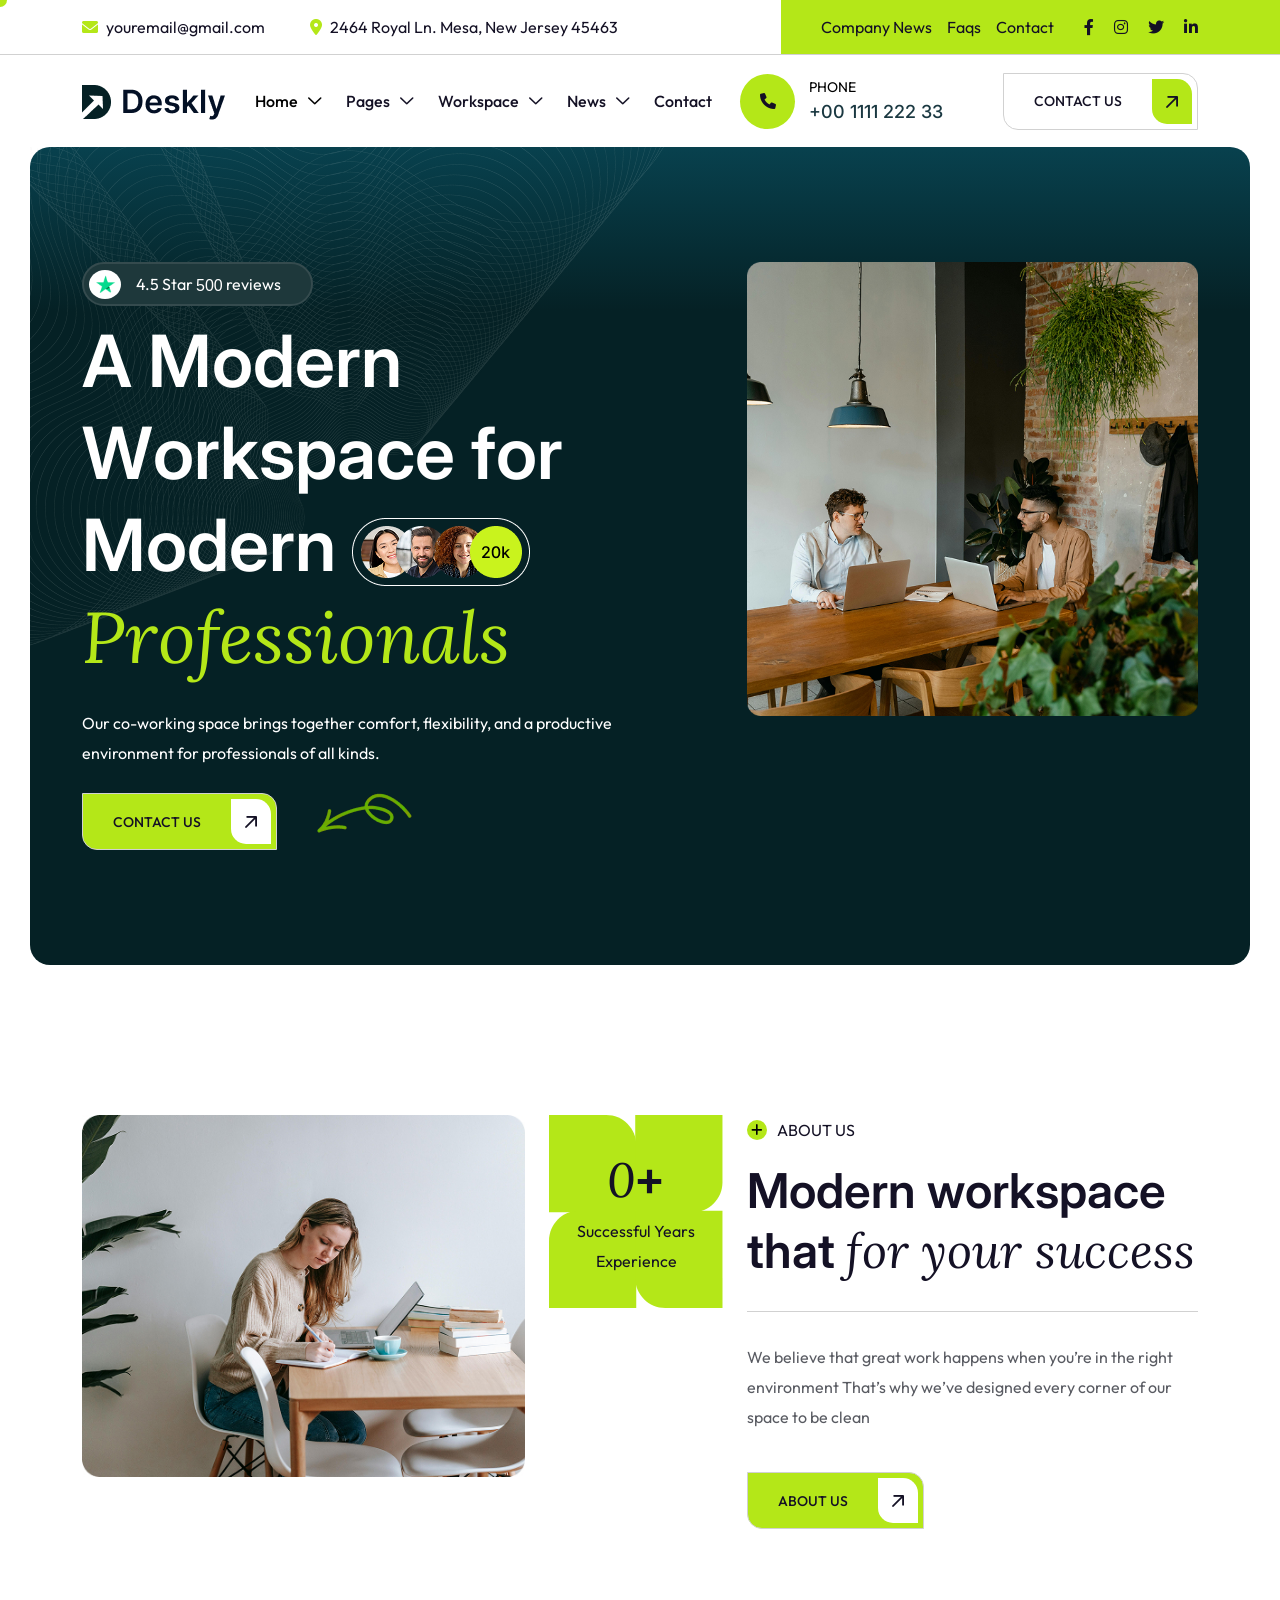
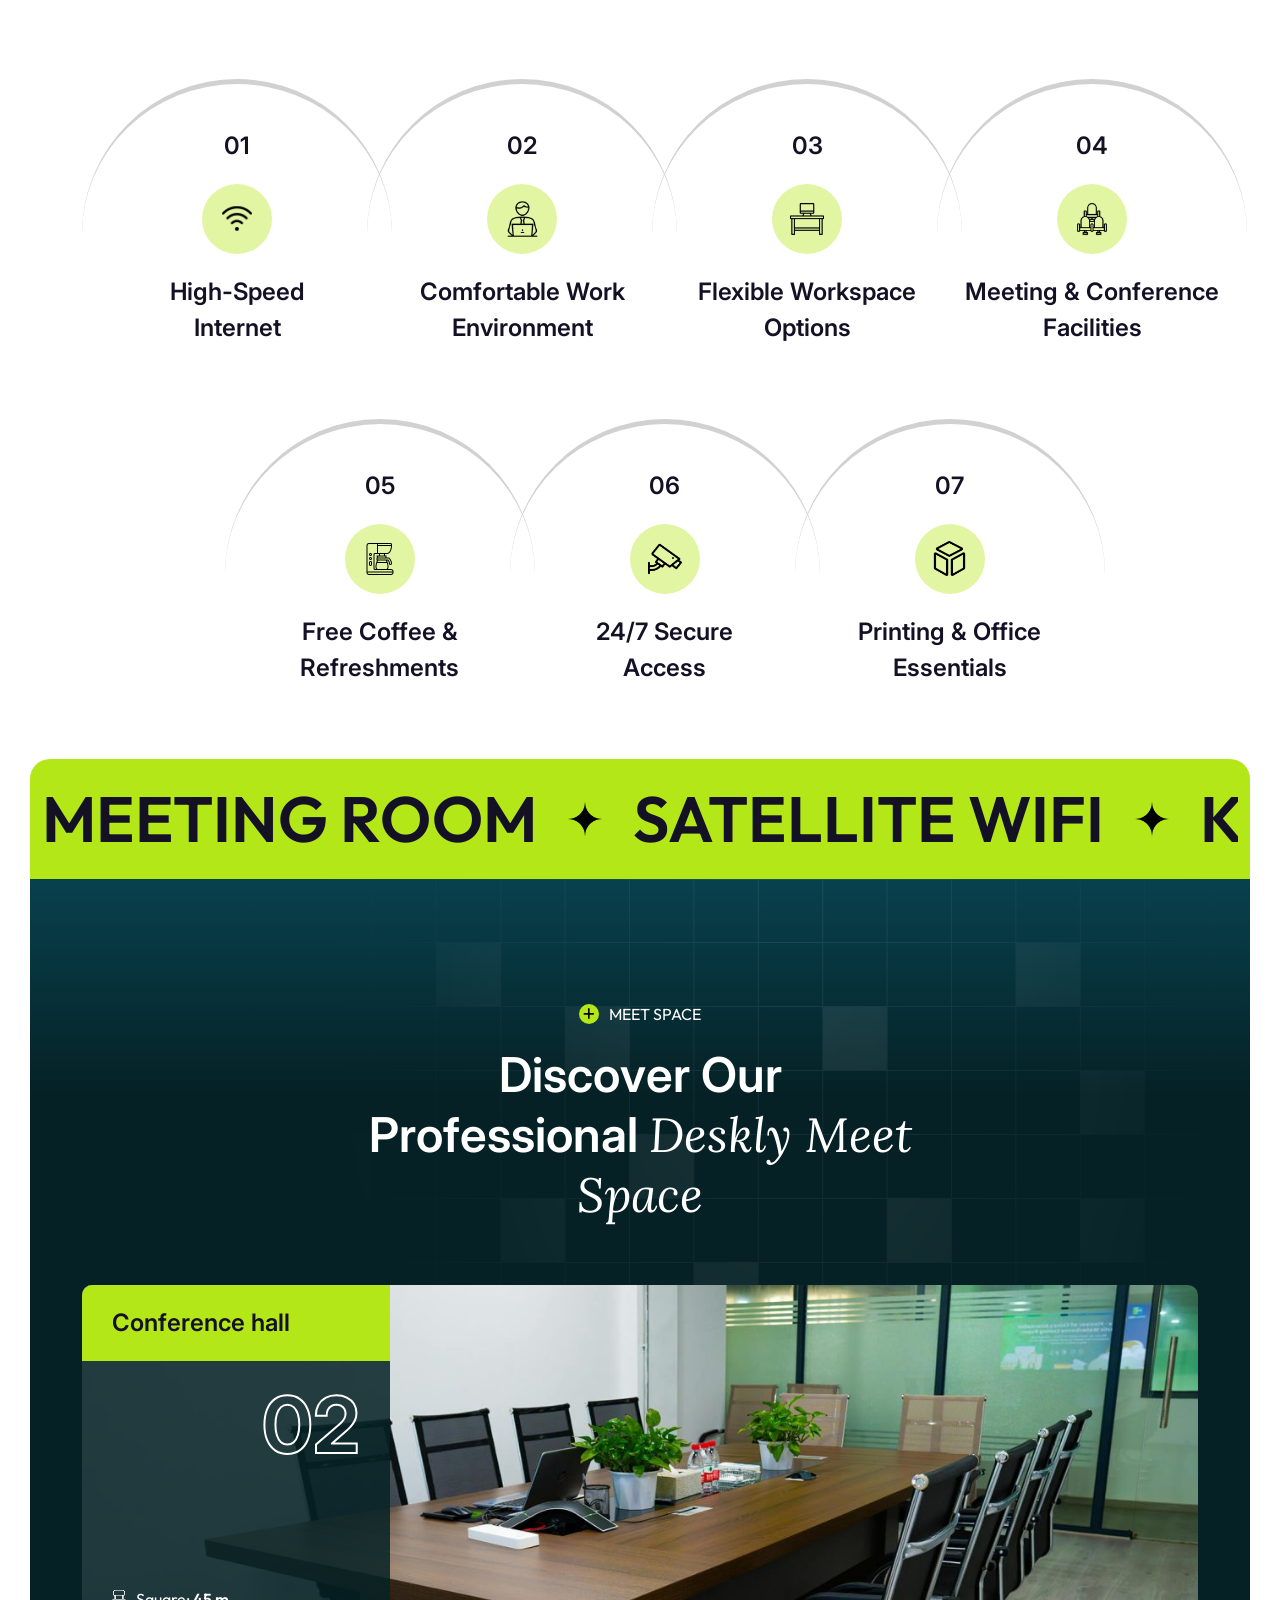
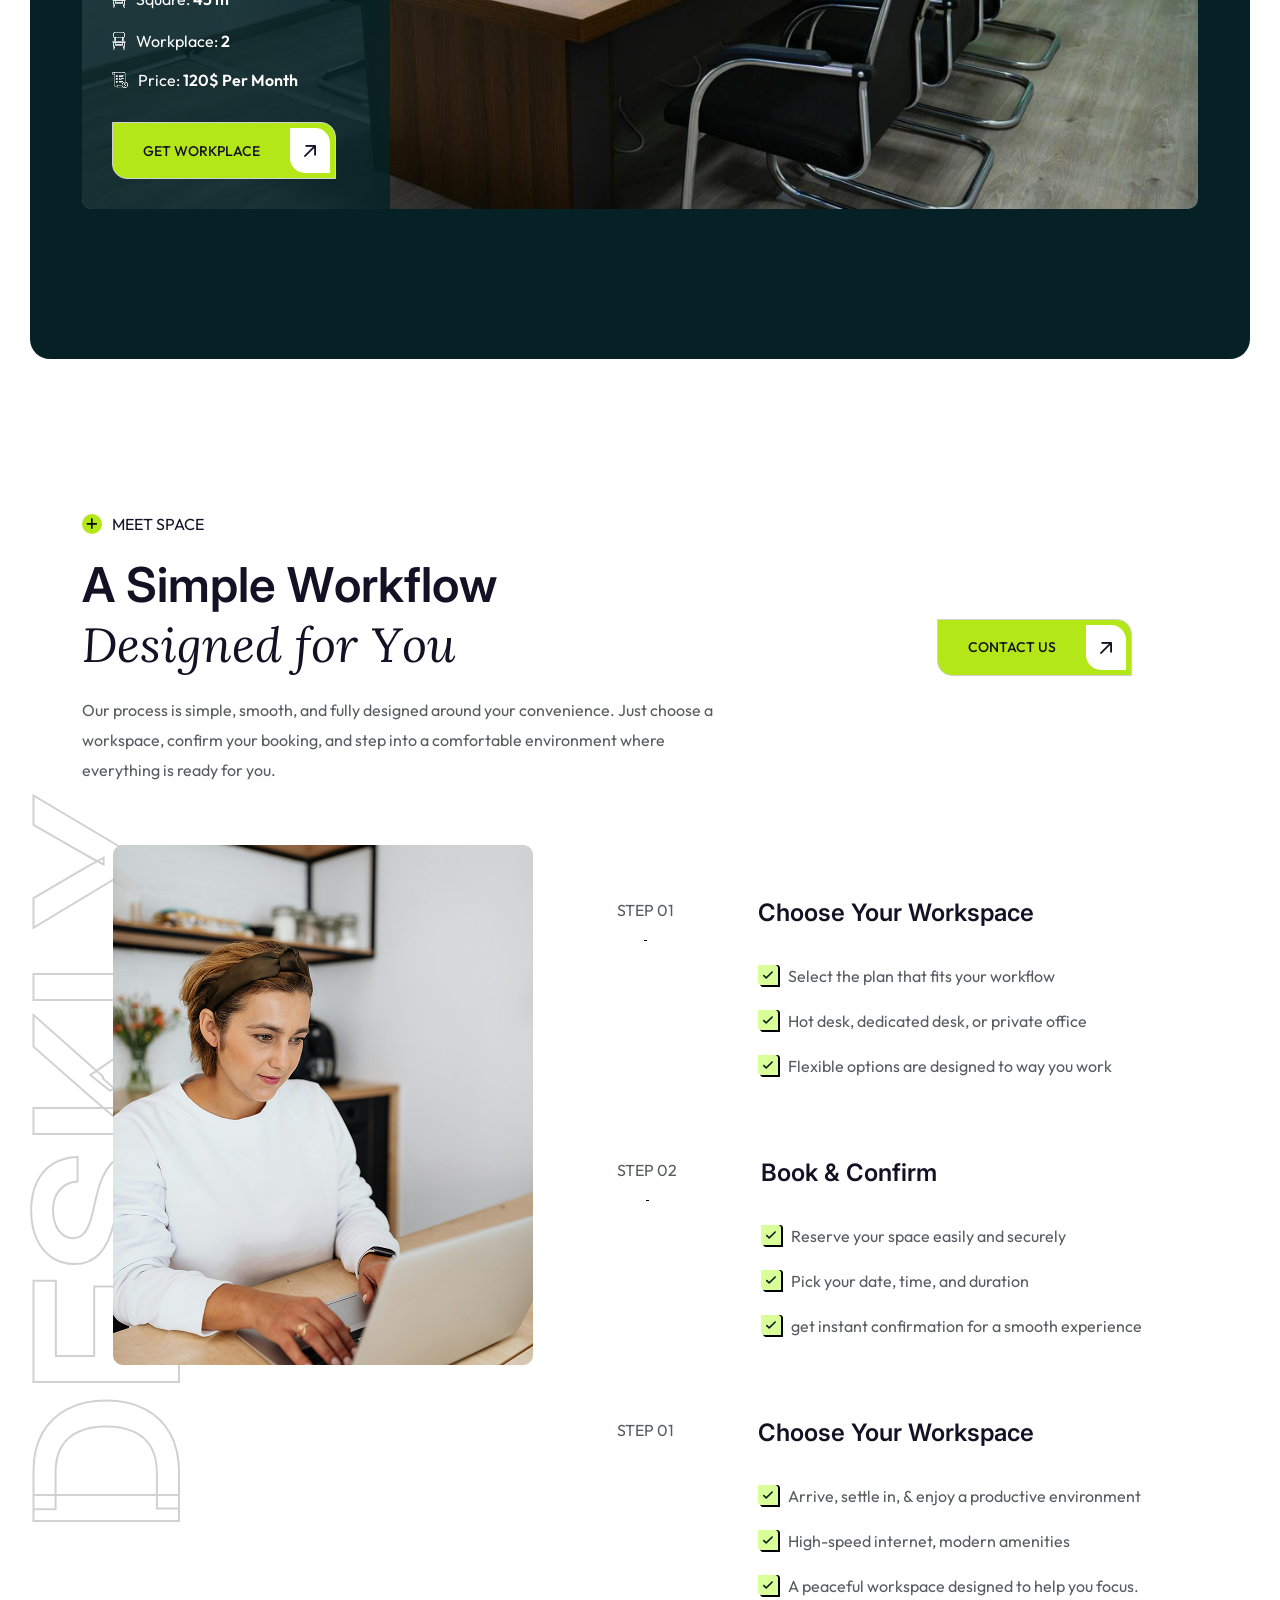
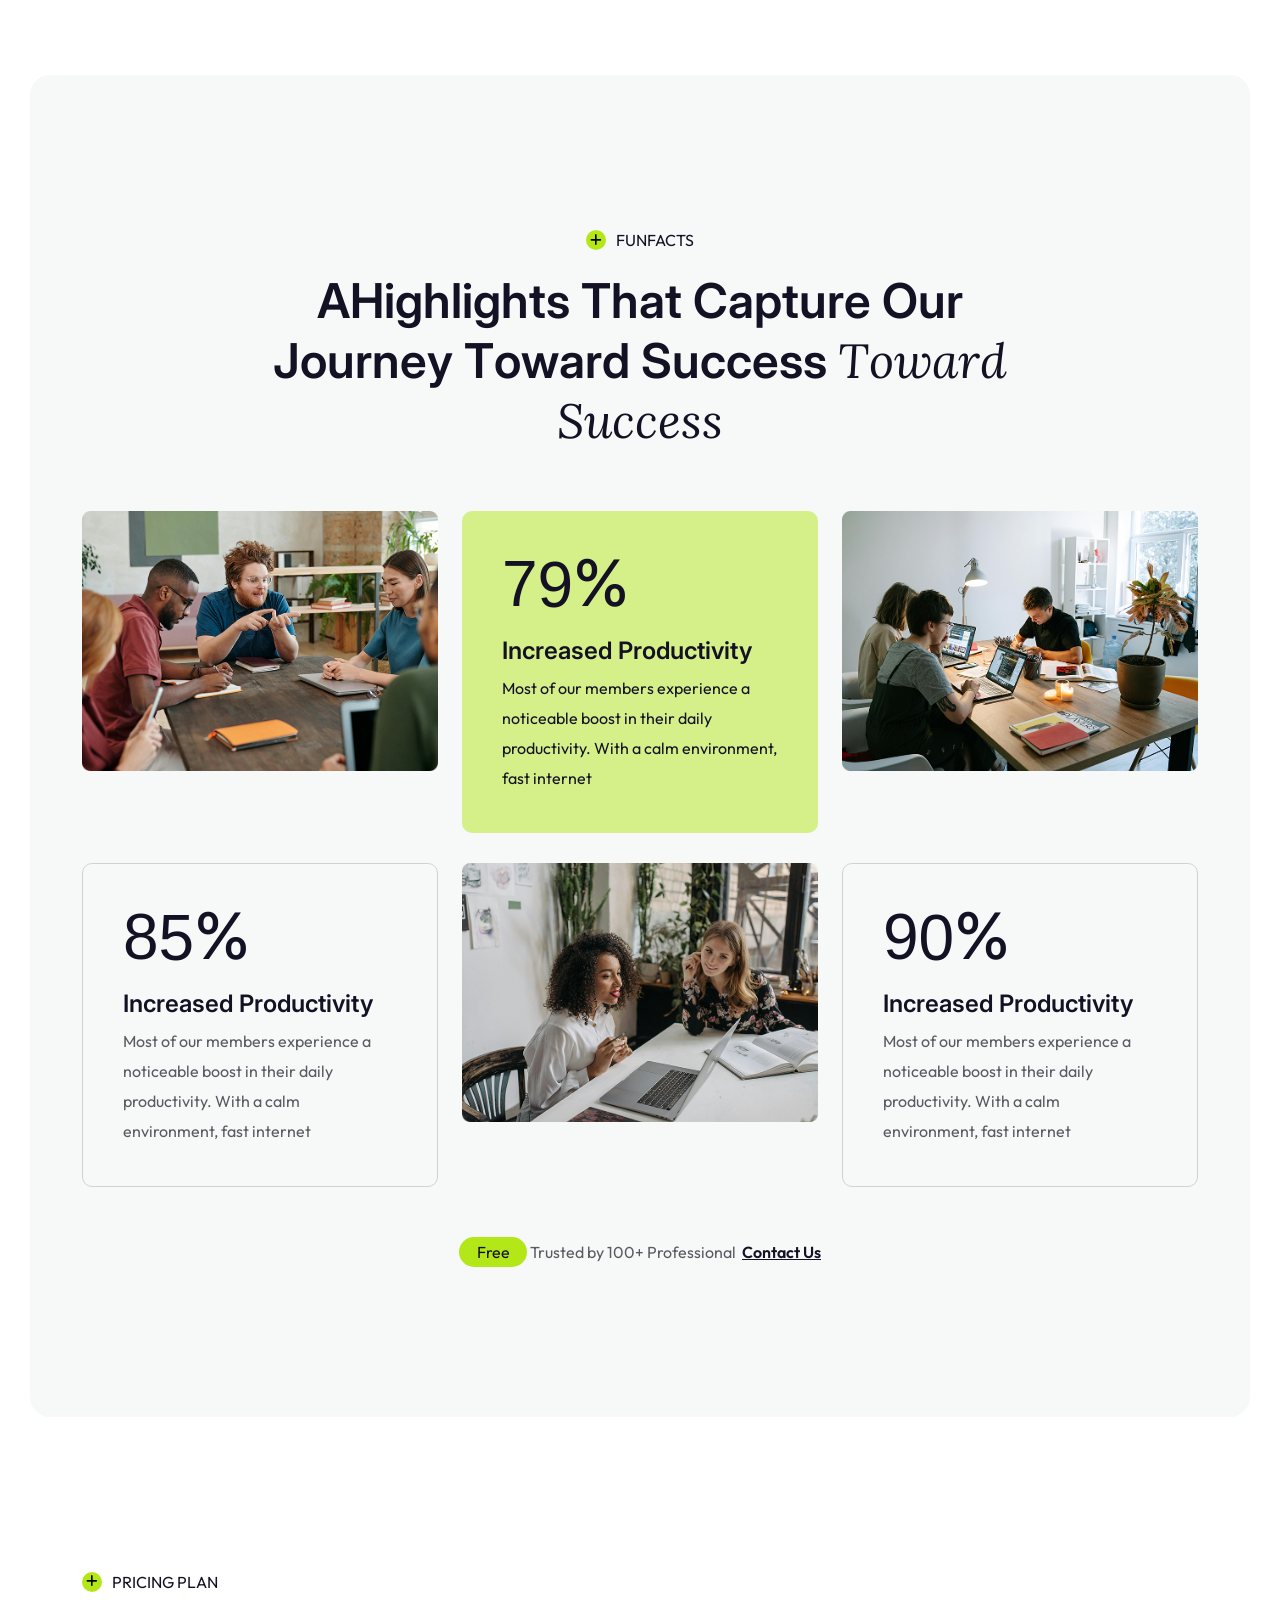
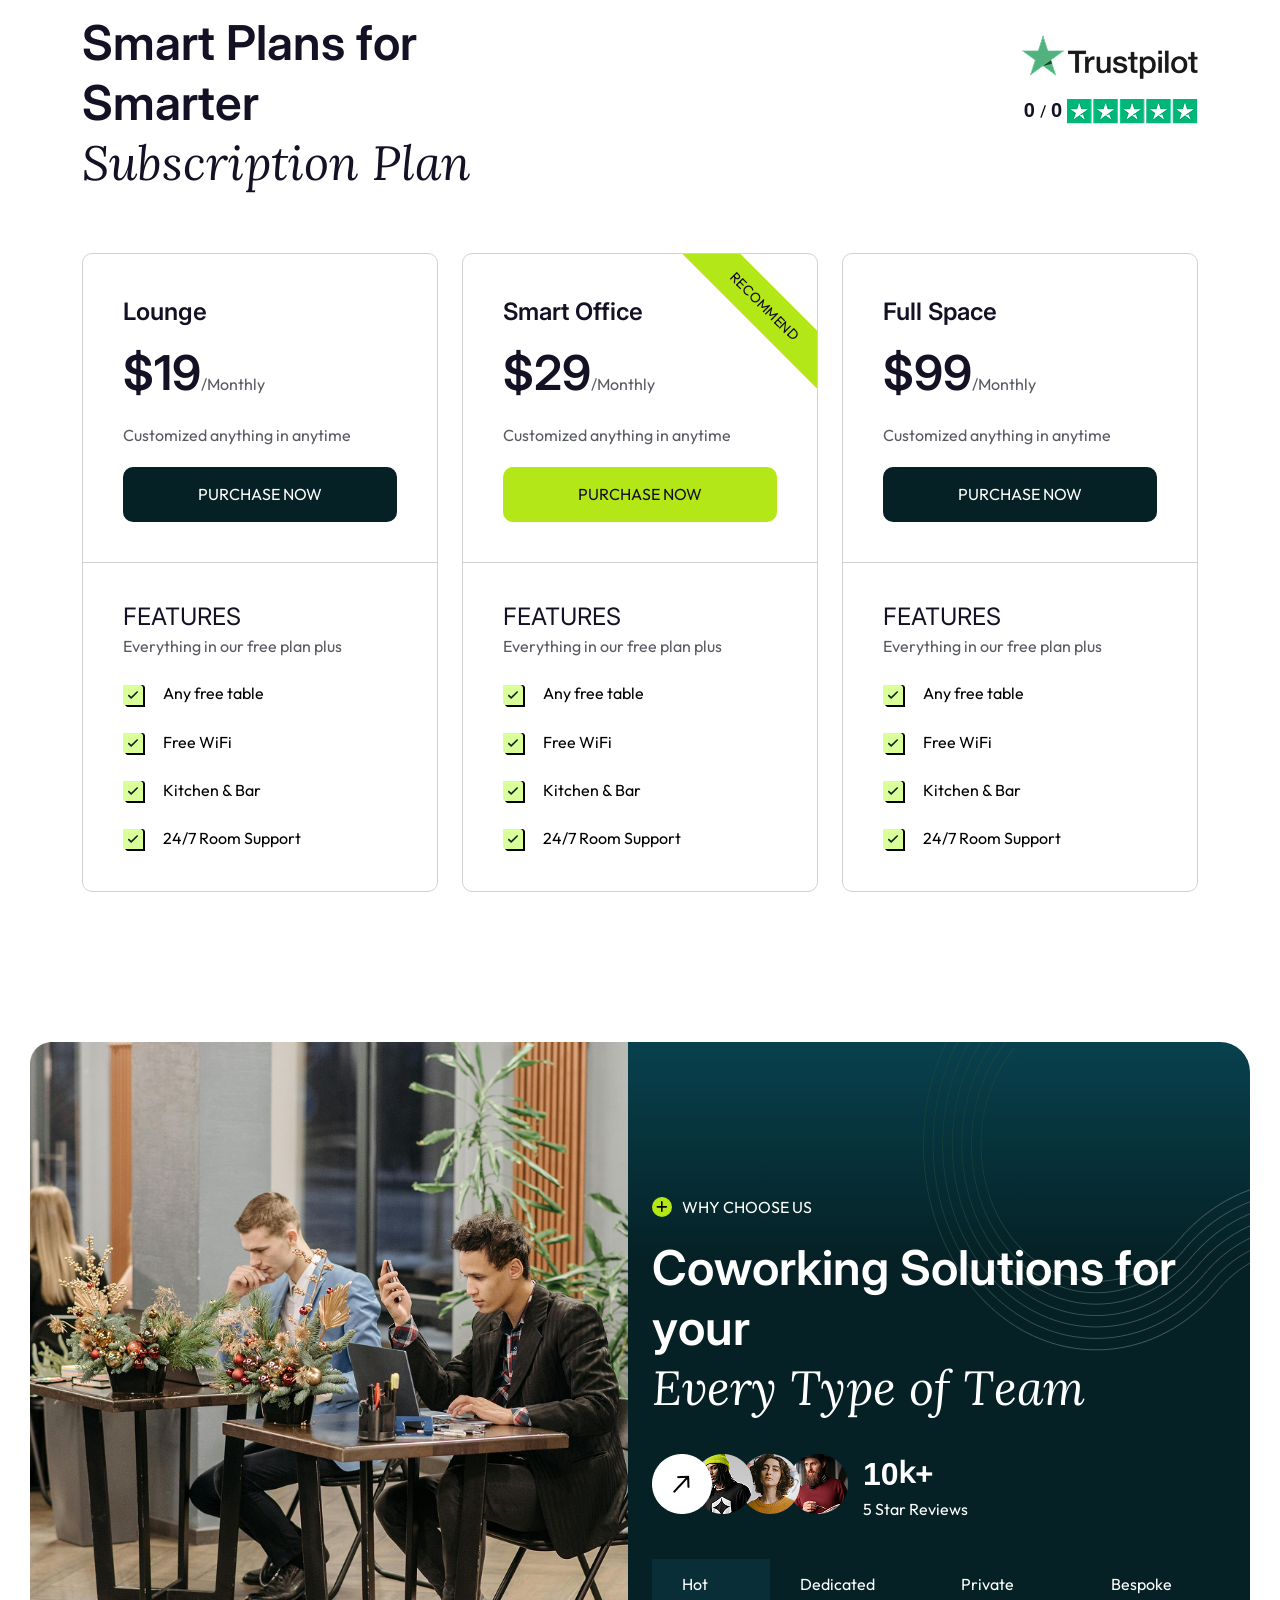
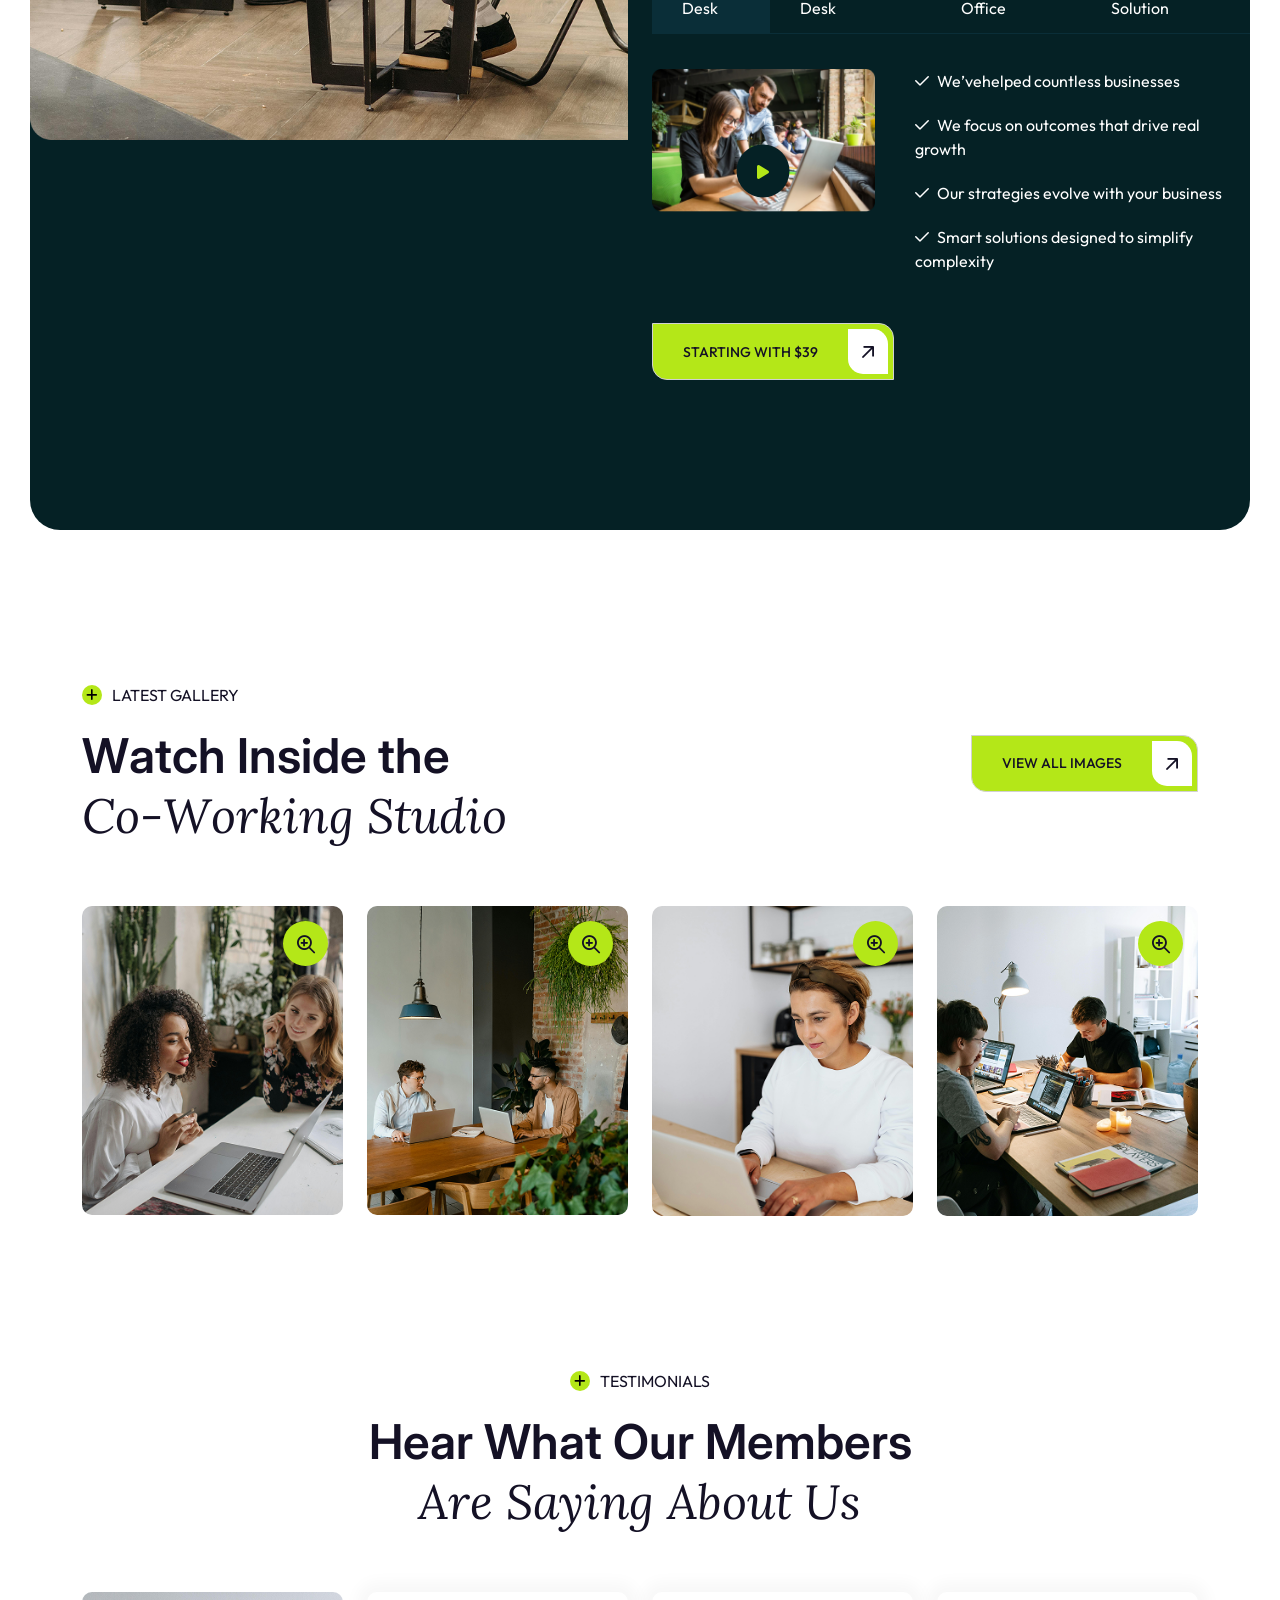
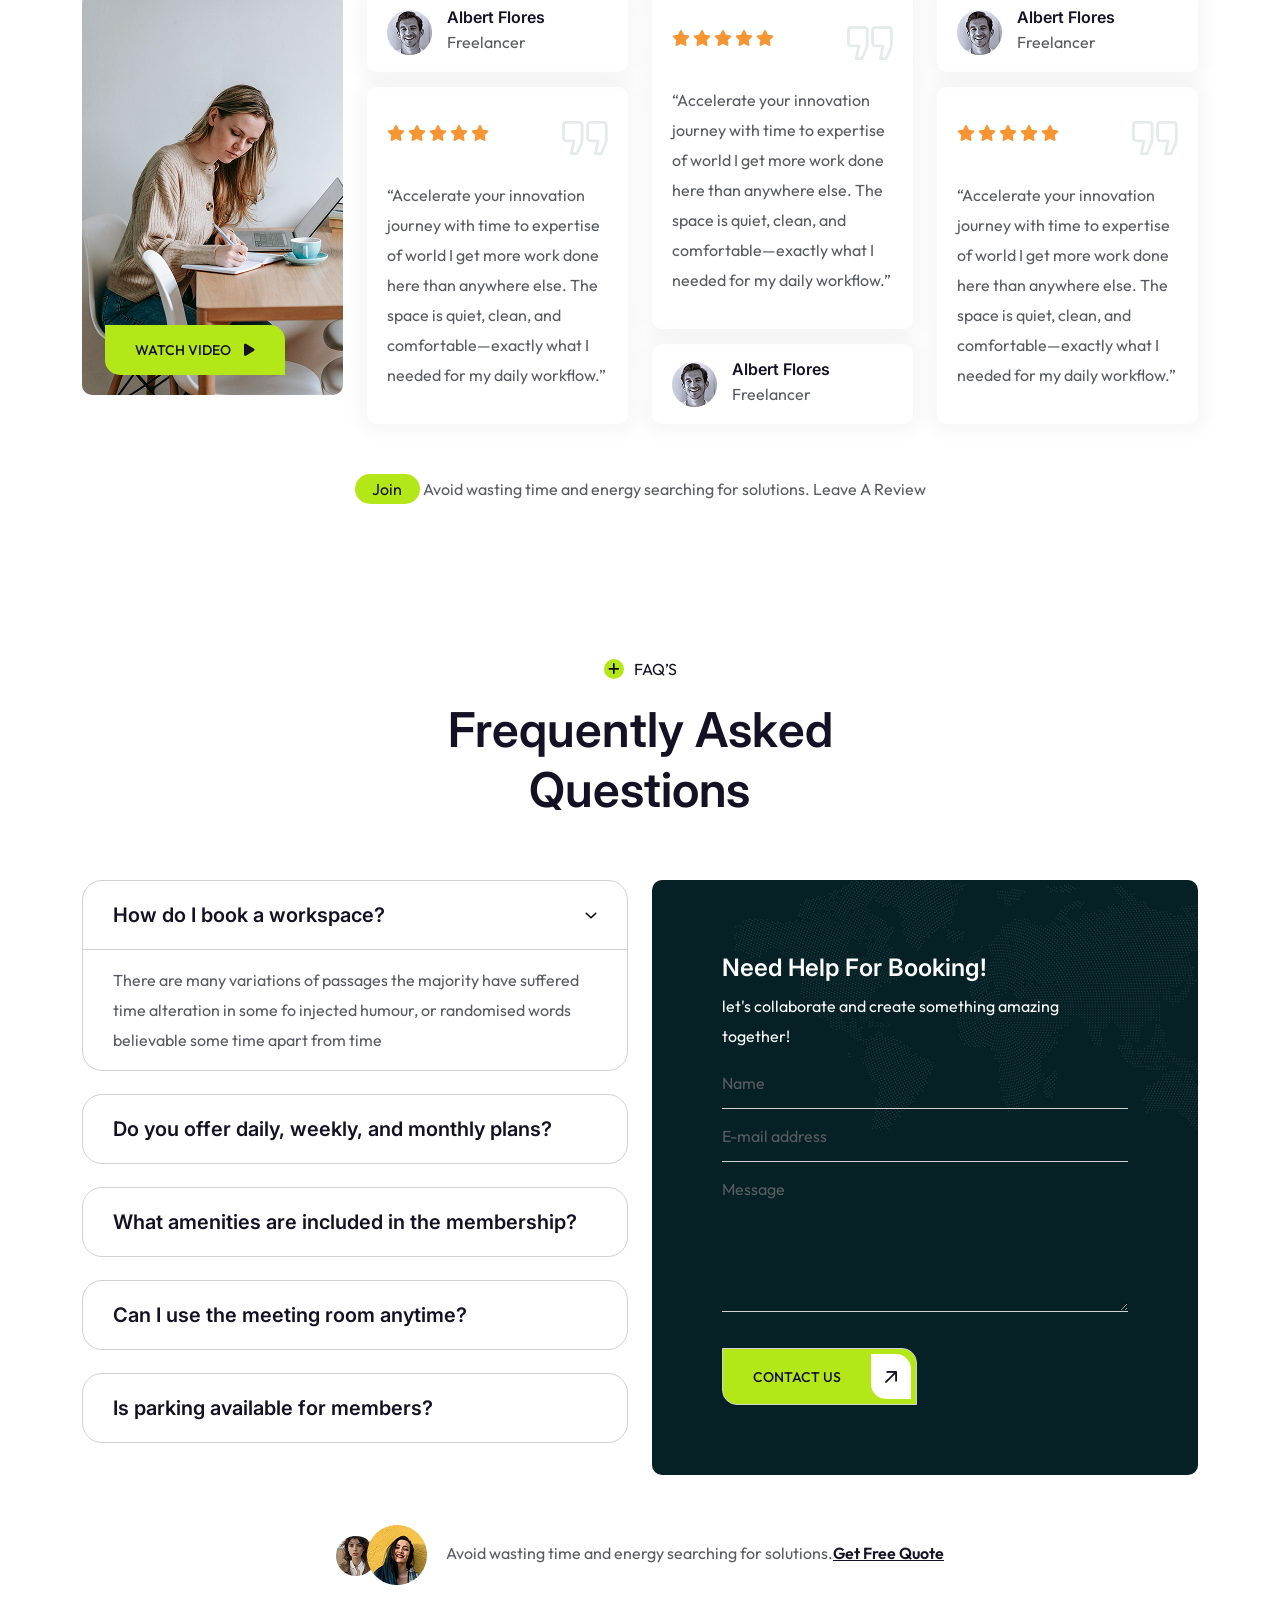
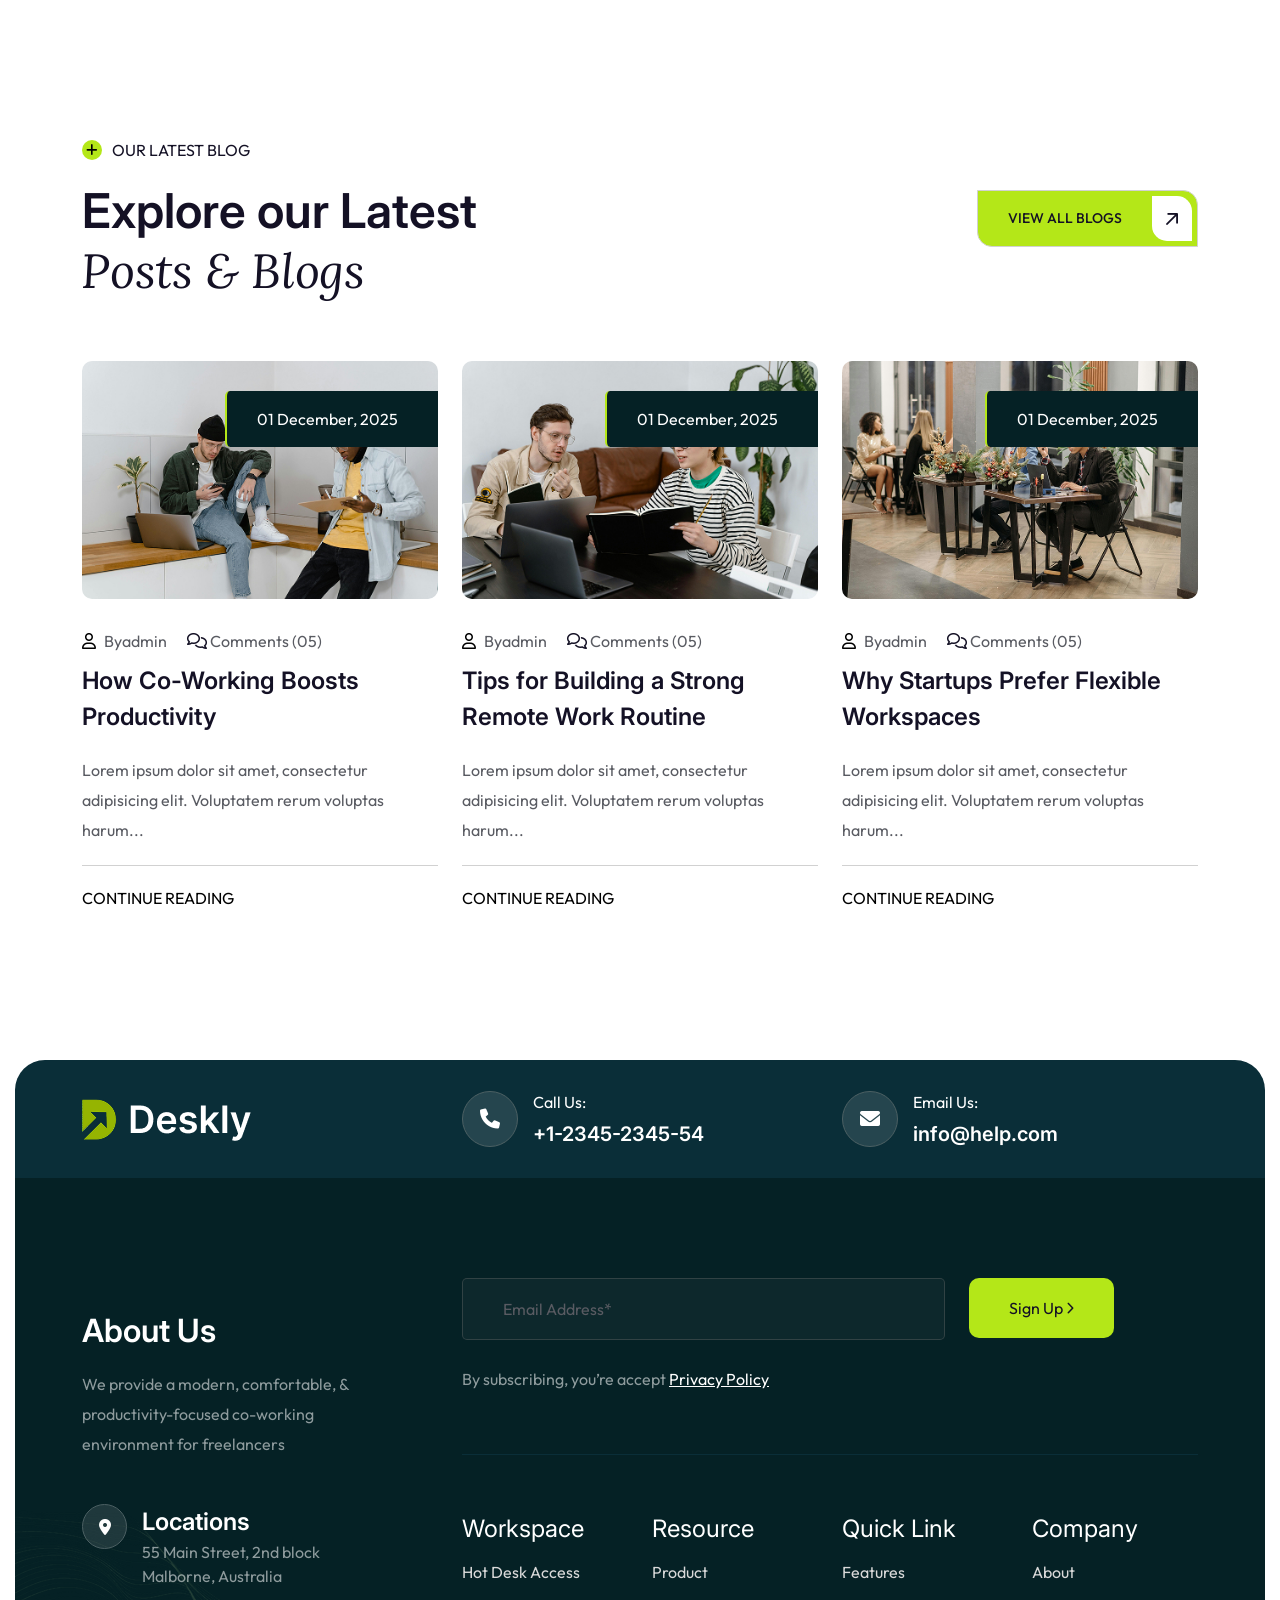
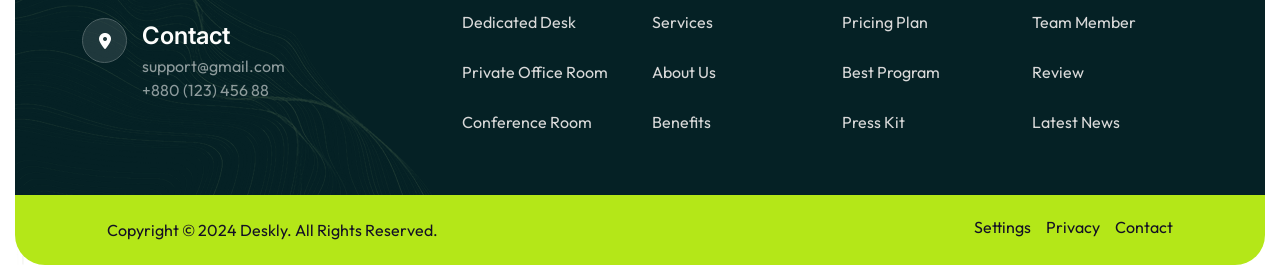
<file: index.html>
<!DOCTYPE html>
<html lang="en">
<head>
    <meta charset="UTF-8">
    <meta http-equiv="X-UA-Compatible" content="IE=edge">
    <meta name="viewport" content="width=device-width, initial-scale=1.0">
    <meta name="author" content="inventxlab">
    <meta name="description" content="Deskly - Coworking Space HTML Template">
    <link rel="shortcut icon" href="assets/images/favicon.svg">
    <title>Deskly - Coworking Space HTML Template</title>
    <link rel="stylesheet" href="./assets/css/bootstrap.min.css">
    <link rel="stylesheet" href="./assets/css/all.min.css">
    <link rel="stylesheet" href="./assets/css/aos.css">
    <link rel="stylesheet" href="./assets/css/glightbox.min.css">
    <link rel="stylesheet" href="./assets/css/webexbaseicon.css">
    <link rel="stylesheet" href="./assets/css/odometer-theme-default.css">
    <link rel="stylesheet" href="./assets/css/glightbox.min.css">
    <link rel="stylesheet" href="./assets/css/swiper-bundle.min.css">
    <link rel="stylesheet" href="./assets/css/main.css">
</head>

<body class="ixl-magic-cursor">

    <!-- Magic cursor HTML structure -->
    <div id="magic-cursor">
        <div id="ball"></div>
    </div>

    <!-- Pre Loader -->
    <div id="preloader" class="preloader">
        <div class="animation-preloader">
            <div class="spinner">
            </div>
            <div class="txt-loading">
                <span data-text-preloader="D" class="letters-loading"> D </span>
                <span data-text-preloader="E" class="letters-loading"> E </span>
                <span data-text-preloader="S" class="letters-loading"> S </span>
                <span data-text-preloader="K" class="letters-loading"> K </span>
                <span data-text-preloader="L" class="letters-loading"> L </span>
                <span data-text-preloader="Y" class="letters-loading"> Y </span>
            </div>
        </div>
        <div class="loader">
            <div class="row">
                <div class="col-3 loader-section section-left">
                    <div class="bg"></div>
                </div>
                <div class="col-3 loader-section section-left">
                    <div class="bg"></div>
                </div>
                <div class="col-3 loader-section section-right">
                    <div class="bg"></div>
                </div>
                <div class="col-3 loader-section section-right">
                    <div class="bg"></div>
                </div>
            </div>
        </div>
    </div>

    <!-- start page-wrap -->
    <div class="ixl-page-wrap">

        <!-- top bar -->
        <div class="ixl-top-bar d-none d-xl-block">
            <div class="container">
                <div class="ixl-top-bar-wrapper">
                    <div class="row justify-content-end align-items-center">
                        <div class="col-lg-6">
                            <div class="top-items">
                                <div class="item">
                                    <i class="fa-solid fa-envelope"></i>
                                    <a href="mailto:youremail@gmail.com">youremail@gmail.com</a>
                                </div>
                                <div class="item">
                                    <i class="fa-solid fa-location-dot"></i>
                                    <span>2464 Royal Ln. Mesa, New Jersey 45463</span>
                                </div>
                            </div>
                        </div>
                        <div class="col-lg-6">
                            <div class="top-menus-and-icon">
                                <ul class="menu">
                                    <li><a href="#!">Company News</a></li>
                                    <li><a href="#!">Faqs</a></li>
                                    <li><a href="#!">Contact</a></li>
                                </ul>
                                <ul class="icons">
                                    <li><a href="#!"><i class="fa-brands fa-facebook-f"></i></a></li>
                                    <li><a href="#!"><i class="fa-brands fa-instagram"></i></a></li>
                                    <li><a href="#!"><i class="fa-brands fa-twitter"></i></a></li>
                                    <li><a href="#!"><i class="fa-brands fa-linkedin-in"></i></a></li>
                                </ul>
                            </div>
                        </div>
                    </div>
                </div>
            </div>
        </div>

        <!-- header -->
        <header class="ixl-header-style-one">
            <div class="header__wrap stricky">
                <div class="container">
                    <div class="header__inner ul_li_between d-flex align-items-center justify-content-between">
                        <div class="header__logo">
                            <a href="index.html"><img src="assets/images/logo.png" alt=""></a>
                        </div>
                        <div class="main-menu__wrap ul_li navbar navbar-expand-lg">
                            <nav class="main-menu collapse navbar-collapse">
                                <ul>
                                    <li class="menu-item-has-children active"><a href="index.html"><span>Home</span></a>
                                        <ul class="submenu">
                                            <li class="active"><a href="index.html"><span>Home V1</span></a></li>
                                            <li><a href="index-02.html"><span>Home V2</span></a> </li>
                                            <li><a href="index-03.html"><span>Home V3</span></a></li>
                                        </ul>
                                    </li>
                                    <li class="menu-item-has-children">
                                        <a href="#!"><span>Pages</span></a>
                                        <ul class="submenu">
                                            <li><a href="about.html"><span>About</span></a></li>
                                            <li><a href="team.html"><span>Team</span></a>
                                            <li><a href="team-single.html"><span>Team Details</span></a>
                                            <li><a href="gallery.html"><span>Gallery</span></a></li>
                                            <li><a href="pricing.html"><span>Pricing</span></a></li>
                                            
                                        </ul>
                                    </li>
                                    <li class="menu-item-has-children">
                                        <a href="workspaces-02.html"><span>Workspace</span></a>
                                        <ul class="submenu">
                                            
                                            <li><a href="workspaces-02.html"><span>Workspace V2</span></a></li>
                                            <li><a href="workspaces-single.html"><span>Workspace Details</span></a>
                                            </li>
                                        </ul>
                                    </li>
                                    <li class="menu-item-has-children">
                                        <a href="blog-standard.html"><span>News</span></a>
                                        <ul class="submenu">
                                            <li><a href="blog-standard.html"><span>Blog Standard</span></a></li>
                                            
                                            <li><a href="blog-single.html"><span>Blog Details</span></a></li>
                                        </ul>
                                    </li>
                                    <li><a href="contact.html"><span>Contact</span></a></li>
                                </ul>
                            </nav>
                        </div>
                        <div class="ixl-header-one-buttons d-none d-xl-flex">
                            <div class="header-one-buttons">
                                <div class="header-call">
                                    <i class="fa-solid fa-phone"></i>
                                    <div class="call-text">
                                        <span>Phone</span>
                                        <a href="tel:+00111122233">+00 1111 222 33</a>
                                    </div>
                                </div>
                                <a href="contact.html" class="btn-style-2">CONTACT US
                                    <i class="fa-regular fa-arrow-up-left"></i>
                                </a>
                            </div>
                        </div>
                        <div class="ixl-hamburger-menu">
                            <div class="ixl-nav-mobile">
                                <div class="ixl-nav-mobile-button">
                                    <i class="fa-solid fa-bars"></i>
                                </div>
                            </div>
                        </div>
                    </div>
                </div>
            </div>
            <div class="ixl-header-wrap">
                <div class="ixl-header-menu">
                    <div class="ixl-header-menu-scroll">
                        <div class="ixl-menu-close ixl-hide-xl ixl-close"></div>
                        <div class="ixl-logo-mobile ixl-hide-xl">
                            <a href="index.html" rel="home"><img src="assets/images/logo.png" alt=""></a>
                        </div>
                        <div class="ixl-header-mobile-search ixl-hide-xl">
                            <form role="search" action="#">
                                <input type="text" placeholder="Search..." name="s" class="search-field">
                                <button type="submit" class="search-submit"><i
                                        class="fa-regular fa-magnifying-glass"></i></button>
                            </form>
                        </div>
                        <nav class="ixl-header-nav">
                            <ul class="ixl-menu-primary clearfix">
                                <li class="menu-item menu-item-has-children">
                                    <a href="#"><span>Home</span></a>
                                    <ul class="sub-menu">
                                        <li class="menu-item active"><a href="index.html"><span>Home V1</span></a></li>
                                        <li class="menu-item"><a href="index-02.html"><span>Home V2</span></a></li>
                                        <li class="menu-item"><a href="index-03.html"><span>Home V3</span></a></li>
                                    </ul>
                                </li>
                                <li class="menu-item menu-item-has-children">
                                    <a href="#"><span>Pages</span></a>
                                    <ul class="sub-menu">
                                        <li class="menu-item"><a href="about.html"><span>About</span></a> </li>
                                        <li class="menu-item"><a href="team.html"><span>Team</span></a> </li>
                                        <li class="menu-item"><a href="team-single.html"><span>Team Details</span></a>
                                        </li>
                                        
                                        <li class="menu-item"><a href="gallery.html"><span>Gallery</span></a> </li>
                                        <li class="menu-item"><a href="pricing.html"><span>Pricing</span></a> </li>
                                        
                                    </ul>
                                </li>
                                <li class="menu-item menu-item-has-children">
                                    <a href="workspaces-02.html"><span>Workspace</span></a>
                                    <ul class="sub-menu">
                                        
                                        <li class="menu-item"><a href="workspaces-02.html"><span>Workspace V2</span></a>
                                        </li>
                                        <li class="menu-item"><a href="workspaces-single.html"><span>Workspace
                                                    Details</span></a> </li>
                                    </ul>
                                </li>
                                <li class="menu-item menu-item-has-children">
                                    <a href="blog-standard.html"><span>Blog</span></a>
                                    <ul class="sub-menu">
                                        <li class="menu-item"><a href="blog-standard.html"><span>Blog
                                                    Standard</span></a></li>
                                        
                            </ul>
                        </nav>
                    </div>
                </div>
                <div class="ixl-header-menu-backdrop"></div>
            </div>
        </header>
        <div class="body-overlay"></div>
        <!-- header end -->

        <!--hero-->
        <section class="ixl-hero-one">
            <div class="container">
                <div class="ixl-hero-one-wrapper">
                    <div class="row gy-30">
                        <div class="col-xl-7">
                            <div class="ixl-hero-one-content">
                                <div class="rating">
                                    <img src="./assets/images/index/hero/rating-img.svg" alt="hero main">
                                    <p class="text">4.5 Star <span class="odometer ixl-heading-lg"
                                            data-count="500">00</span> reviews</p>
                                </div>
                                <div class="title">
                                    <h1 class="header-xxl text-white txt-anim-2">A Modern Workspace for Modern
                                        <img src="./assets/images/index/hero/img-group.png" alt="hero main"
                                            data-aos="zoom-in-up" data-aos-delay="600" data-aos-duration="800">
                                        <span>Professionals</span>
                                    </h1>
                                </div>
                                <p class="text text-white desc" data-aos="fade-up" data-aos-delay="400"
                                    data-aos-duration="800">Our co-working space brings together comfort,
                                    flexibility, and a
                                    productive <br> environment for professionals of all kinds. </p>
                                <div class="button-grp" data-aos="fade-up" data-aos-delay="400" data-aos-duration="800">
                                    <a href="contact.html" class="btn-style-1">CONTACT US
                                        <i class="fa-regular fa-arrow-up-left"></i>
                                    </a>
                                    <img src="./assets/images/index/hero/button-shape.png" class="hero-btn-shape"
                                        alt="button shape">
                                </div>
                            </div>
                        </div>
                        <div class="col-xl-5">
                            <div class="ixl-hero-main-img ixl-reveal-right image-hover-effect">
                                <img src="./assets/images/index/hero/horo-main.png" alt="hero main">
                            </div>
                        </div>
                    </div>
                </div>
            </div>
            <img src="./assets/images/index/hero/hero-shape.png" class="ixl-hero-shape" alt="hero shape">
        </section>

        <!--about-->
        <section class="ixl-about-one ptb-150">
            <div class="container">
                <div class="ixl-about-one-wrapper">
                    <div class="row gy-30">
                        <div class="col-lg-7">
                            <div class="ixl-about-one-image">
                                <div class="ixl-reveal-left image-hover-effect">
                                    <img src="./assets/images/index/about/about-main.jpg" alt="about main image"
                                        class="img-fluid">
                                </div>
                                <div class="about-shape" data-aos="fade-up" data-aos-delay="400"
                                    data-aos-duration="1200">
                                    <div class="content">
                                        <h2 class="header-xl"><span class="odometer" data-count="12">00</span>+
                                        </h2>
                                        <p class="text text-center">Successful Years <br> Experience</p>
                                    </div>
                                    <svg width="174" height="193" viewBox="0 0 174 193" fill="none"
                                        xmlns="http://www.w3.org/2000/svg">
                                        <path
                                            d="M0.00012207 0H57.2397C73.8083 0 87.2397 13.4315 87.2397 30V97.1795H0.00012207V0Z"
                                            fill="#B4E718" />
                                        <path
                                            d="M86.2306 0H173.47V67.1795C173.47 83.748 160.039 97.1795 143.47 97.1795H86.2306V0Z"
                                            fill="#B4E718" />
                                        <path
                                            d="M87.2396 95.8204H30C13.4315 95.8204 2.28882e-05 109.252 2.28882e-05 125.82V193H87.2396V95.8204Z"
                                            fill="#B4E718" />
                                        <path
                                            d="M86.2306 163C86.2306 179.569 99.662 193 116.231 193H173.47V95.8205H86.2306V163Z"
                                            fill="#B4E718" />
                                    </svg>
                                </div>
                            </div>
                        </div>
                        <div class="col-lg-5">
                            <div class="ixl-about-one-content">
                                <div class="sub-title" data-aos="fade-up" data-aos-delay="400" data-aos-duration="800">
                                    <div class="icon">
                                        <i class="fa-solid fa-plus"></i>
                                    </div>
                                    <p class="text">ABOUT US</p>
                                </div>
                                <h2 class="header-xl mb-30 txt-anim-2" data-aos="fade-up" data-aos-delay="400"
                                    data-aos-duration="800">Modern workspace that <span>for your
                                        success</span>
                                </h2>
                                <div class="divider mb-30" data-aos="fade-up" data-aos-delay="400"
                                    data-aos-duration="800"></div>
                                <p class="text mb-40" data-aos="fade-up" data-aos-delay="400" data-aos-duration="800">We
                                    believe that great work happens when you’re in
                                    the
                                    right
                                    environment That’s why we’ve designed every corner of our space to be clean
                                </p>
                                <a href="about.html" class="btn-style-1" data-aos="fade-up" data-aos-delay="400"
                                    data-aos-duration="800">ABOUT US
                                    <i class="fa-regular fa-arrow-up-left"></i>
                                </a>
                            </div>
                        </div>
                    </div>
                </div>
            </div>
        </section>

        <!--fatures-->
        <section class="ixl-feature-one">
            <div class="container">
                <div class="ixl-feature-one-warpper">
                    <div class="row align-items-center justify-content-center gy-30">
                        <div class="col-md-6 col-xl-3" data-aos="fade-up" data-aos-delay="400" data-aos-duration="800">
                            <div class="ixl-feature-one-item">
                                <h3 class="header-md">01</h3>
                                <div class="icon-img">
                                    <img src="./assets/images/index/feature/feature-icon-01.svg" alt="feaure img">
                                </div>
                                <h4 class="header-md text-center">High-Speed <br> Internet</h4>
                            </div>
                        </div>
                        <div class="col-md-6 col-xl-3" data-aos="fade-up" data-aos-delay="500" data-aos-duration="900">
                            <div class="ixl-feature-one-item">
                                <h3 class="header-md">02</h3>
                                <div class="icon-img">
                                    <img src="./assets/images/index/feature/feature-icon-02.svg" alt="feaure img">
                                </div>
                                <h4 class="header-md text-center">Comfortable Work <br> Environment</h4>
                            </div>
                        </div>
                        <div class="col-md-6 col-xl-3" data-aos="fade-up" data-aos-delay="600" data-aos-duration="1000">
                            <div class="ixl-feature-one-item">
                                <h3 class="header-md">03</h3>
                                <div class="icon-img">
                                    <img src="./assets/images/index/feature/feature-icon-03.svg" alt="feaure img">
                                </div>
                                <h4 class="header-md text-center">Flexible Workspace <br> Options</h4>
                            </div>
                        </div>
                        <div class="col-md-6 col-xl-3" data-aos="fade-up" data-aos-delay="700" data-aos-duration="1100">
                            <div class="ixl-feature-one-item">
                                <h3 class="header-md">04</h3>
                                <div class="icon-img">
                                    <img src="./assets/images/index/feature/feature-icon-04.svg" alt="feaure img">
                                </div>
                                <h4 class="header-md text-center">Meeting & Conference <br> Facilities</h4>
                            </div>
                        </div>
                        <div class="col-md-6 col-xl-3" data-aos="fade-up" data-aos-delay="400" data-aos-duration="800">
                            <div class="ixl-feature-one-item">
                                <h3 class="header-md">05</h3>
                                <div class="icon-img">
                                    <img src="./assets/images/index/feature/feature-icon-05.svg" alt="feaure img">
                                </div>
                                <h4 class="header-md text-center">Free Coffee & <br> Refreshments</h4>
                            </div>
                        </div>
                        <div class="col-md-6 col-xl-3" data-aos="fade-up" data-aos-delay="500" data-aos-duration="900">
                            <div class="ixl-feature-one-item">
                                <h3 class="header-md">06</h3>
                                <div class="icon-img">
                                    <img src="./assets/images/index/feature/feature-icon-06.svg" alt="feaure img">
                                </div>
                                <h4 class="header-md text-center">24/7 Secure <br> Access</h4>
                            </div>
                        </div>
                        <div class="col-md-6 col-xl-3" data-aos="fade-up" data-aos-delay="600" data-aos-duration="1000">
                            <div class="ixl-feature-one-item">
                                <h3 class="header-md">07</h3>
                                <div class="icon-img">
                                    <img src="./assets/images/index/feature/feature-icon-07.svg" alt="feaure img">
                                </div>
                                <h4 class="header-md text-center">Printing & Office <br> Essentials</h4>
                            </div>
                        </div>
                    </div>
                </div>
            </div>
        </section>

        <!--work space slider-->
        <div class="container-fluid p-0">
            <div class="ixl-marquee-wrapper">
                <div class="marquee-right">
                    <div class="marquee-inner">

                        <a href="#"><span class="ixl-heading-xl">meeting room</span></a>
                        <a href="#"><img src="./assets/images/index/meet-space/marquee-img.svg" alt="marquee-image"></a>

                        <a href="#"><span class="ixl-heading-xl">satellite wifi</span></a>
                        <a href="#"><img src="./assets/images/index/meet-space/marquee-img.svg" alt="marquee-image"></a>

                        <a href="#"><span class="ixl-heading-xl">Kitchen & bar</span></a>
                        <a href="#"><img src="./assets/images/index/meet-space/marquee-img.svg" alt="marquee-image"></a>

                    </div>
                </div>
            </div>
        </div>
        <section class="ixl-workspace-one pb-150">
            <div class="container">
                <div class="ixl-workspace-one-wrapper">
                    <div class="row align-items-center justify-content-center">
                        <div class="col-md-8 col-lg-6">
                            <div class="sub-title justify-content-center">
                                <div class="icon">
                                    <i class="fa-solid fa-plus"></i>
                                </div>
                                <p class="text text-white">MEET SPACE</p>
                            </div>
                            <h2 class="header-xl mb-30 txt-anim-2 text-white text-center">Discover Our
                                Professional <span>Deskly Meet Space</span>
                            </h2>
                        </div>
                    </div>
                    <div class="row">
                        <div class="col-12">
                            <div class="swiper workSpaceSlider">
                                <div class="swiper-wrapper">
                                    <div class="swiper-slide">
                                        <div class="space-item-slider">
                                            <img src="./assets/images/index/meet-space/workspace-slider(0).jpg"
                                                class="img-fluid slider-img" alt="space item">
                                            <div class="content">
                                                <div class="top">
                                                    <a href="workspaces-02.html">
                                                        <h3 class="header-md">Office Space</h3>
                                                    </a>
                                                    <span>01</span>
                                                </div>
                                                <div class="bottom">
                                                    <ul class="mb-30">
                                                        <li>
                                                            <img src="./assets/images/index/meet-space/feature-01.png"
                                                                alt="feature image" class="img-fluid">
                                                            <span class="info text">Square: <span>45
                                                                    m</span></span>
                                                        </li>
                                                        <li>
                                                            <img src="./assets/images/index/meet-space/feature-02.png"
                                                                alt="feature image" class="img-fluid">
                                                            <span class="info">Workplace: <span>2</span></span>
                                                        </li>
                                                        <li>
                                                            <img src="./assets/images/index/meet-space/feature-03.png"
                                                                alt="feature image" class="img-fluid">
                                                            <span class="info">Price: <span>120$ Per
                                                                    Month</span></span>
                                                        </li>
                                                    </ul>
                                                    <a href="workspaces-02.html" class="btn-style-1">GET WORKPLACE <i
                                                            class="fa-regular fa-arrow-up-left"></i></a>
                                                </div>
                                            </div>
                                        </div>
                                    </div>
                                    <div class="swiper-slide">
                                        <div class="space-item-slider">
                                            <img src="./assets/images/index/meet-space/workspace-slider(1).jpg"
                                                class="img-fluid slider-img" alt="space item">
                                            <div class="content">
                                                <div class="top">
                                                    <a href="workspaces-02.html">
                                                        <h3 class="header-md">Conference hall</h3>
                                                    </a>
                                                    <span>02</span>
                                                </div>
                                                <div class="bottom">
                                                    <ul class="mb-30">
                                                        <li>
                                                            <img src="./assets/images/index/meet-space/feature-02.png"
                                                                alt="feature image" class="img-fluid">
                                                            <span class="info text">Square: <span>45
                                                                    m</span></span>
                                                        </li>
                                                        <li>
                                                            <img src="./assets/images/index/meet-space/feature-02.png"
                                                                alt="feature image" class="img-fluid">
                                                            <span class="info">Workplace: <span>2</span></span>
                                                        </li>
                                                        <li>
                                                            <img src="./assets/images/index/meet-space/feature-03.png"
                                                                alt="feature image" class="img-fluid">
                                                            <span class="info">Price: <span>120$ Per
                                                                    Month</span></span>
                                                        </li>
                                                    </ul>
                                                    <a href="workspaces-02.html" class="btn-style-1">GET WORKPLACE <i
                                                            class="fa-regular fa-arrow-up-left"></i></a>
                                                </div>
                                            </div>
                                        </div>
                                    </div>
                                    <div class="swiper-slide">
                                        <div class="space-item-slider">
                                            <img src="./assets/images/index/meet-space/workspace-slider(2).jpg"
                                                class="img-fluid slider-img" alt="space item">
                                            <div class="content">
                                                <div class="top">
                                                    <a href="workspaces-02.html">
                                                        <h3 class="header-md">Interview Space</h3>
                                                    </a>
                                                    <span>03</span>
                                                </div>
                                                <div class="bottom">
                                                    <ul class="mb-30">
                                                        <li>
                                                            <img src="./assets/images/index/meet-space/feature-03.png"
                                                                alt="feature image" class="img-fluid">
                                                            <span class="info text">Square: <span>45
                                                                    m</span></span>
                                                        </li>
                                                        <li>
                                                            <img src="./assets/images/index/meet-space/feature-02.png"
                                                                alt="feature image" class="img-fluid">
                                                            <span class="info">Workplace: <span>2</span></span>
                                                        </li>
                                                        <li>
                                                            <img src="./assets/images/index/meet-space/feature-03.png"
                                                                alt="feature image" class="img-fluid">
                                                            <span class="info">Price: <span>120$ Per
                                                                    Month</span></span>
                                                        </li>
                                                    </ul>
                                                    <a href="workspaces-02.html" class="btn-style-1">GET WORKPLACE <i
                                                            class="fa-regular fa-arrow-up-left"></i></a>
                                                </div>
                                            </div>
                                        </div>
                                    </div>
                                    <div class="swiper-slide">
                                        <div class="space-item-slider">
                                            <img src="./assets/images/index/meet-space/workspace-slider(3).jpg"
                                                class="img-fluid slider-img" alt="space item">
                                            <div class="content">
                                                <div class="top">
                                                    <a href="workspaces-02.html">
                                                        <h3 class="header-md">Kitchen bar</h3>
                                                    </a>
                                                    <span>04</span>
                                                </div>
                                                <div class="bottom">
                                                    <ul class="mb-30">
                                                        <li>
                                                            <img src="./assets/images/index/meet-space/feature-03.png"
                                                                alt="feature image" class="img-fluid">
                                                            <span class="info text">Square: <span>45
                                                                    m</span></span>
                                                        </li>
                                                        <li>
                                                            <img src="./assets/images/index/meet-space/feature-02.png"
                                                                alt="feature image" class="img-fluid">
                                                            <span class="info">Workplace: <span>2</span></span>
                                                        </li>
                                                        <li>
                                                            <img src="./assets/images/index/meet-space/feature-03.png"
                                                                alt="feature image" class="img-fluid">
                                                            <span class="info">Price: <span>120$ Per
                                                                    Month</span></span>
                                                        </li>
                                                    </ul>
                                                    <a href="workspaces-02.html" class="btn-style-1">GET WORKPLACE <i
                                                            class="fa-regular fa-arrow-up-left"></i></a>
                                                </div>
                                            </div>
                                        </div>
                                    </div>
                                    <div class="swiper-slide">
                                        <div class="space-item-slider">
                                            <img src="./assets/images/index/meet-space/workspace-slider(4).jpg"
                                                class="img-fluid slider-img" alt="space item">
                                            <div class="content">
                                                <div class="top">
                                                    <a href="workspaces-02.html">
                                                        <h3 class="header-md">Game Zone</h3>
                                                    </a>
                                                    <span>05</span>
                                                </div>
                                                <div class="bottom">
                                                    <ul class="mb-30">
                                                        <li>
                                                            <img src="./assets/images/index/meet-space/feature-03.png"
                                                                alt="feature image" class="img-fluid">
                                                            <span class="info text">Square: <span>45
                                                                    m</span></span>
                                                        </li>
                                                        <li>
                                                            <img src="./assets/images/index/meet-space/feature-02.png"
                                                                alt="feature image" class="img-fluid">
                                                            <span class="info">Workplace: <span>2</span></span>
                                                        </li>
                                                        <li>
                                                            <img src="./assets/images/index/meet-space/feature-03.png"
                                                                alt="feature image" class="img-fluid">
                                                            <span class="info">Price: <span>120$ Per
                                                                    Month</span></span>
                                                        </li>
                                                    </ul>
                                                    <a href="workspaces-02.html" class="btn-style-1">GET WORKPLACE <i
                                                            class="fa-regular fa-arrow-up-left"></i></a>
                                                </div>
                                            </div>
                                        </div>
                                    </div>
                                </div>
                            </div>
                        </div>
                    </div>
                </div>
            </div>
            <img src="./assets/images/index/meet-space/background-shape.png" class="workspace-one-bg"
                alt="fature bg shape">
        </section>

        <!--workflow-->
        <section class="ixl-workflow-one pt-150">
            <div class="container">
                <div class="ixl-workflow-wrapper">
                    <div class="row justify-content-between align-items-center gy-30">
                        <div class="col-xl-7">
                            <div class="sub-title" data-aos="fade-up" data-aos-delay="400" data-aos-duration="800">
                                <div class="icon">
                                    <i class="fa-solid fa-plus"></i>
                                </div>
                                <p class="text">MEET SPACE</p>
                            </div>
                            <h2 class="header-xl txt-anim-2" data-aos="fade-up" data-aos-delay="400"
                                data-aos-duration="800">A Simple Workflow <br><span>Designed for You</span></h2>
                            <p class="text" data-aos="fade-up" data-aos-delay="400" data-aos-duration="800">Our
                                process is simple, smooth, and fully designed around your
                                convenience. Just choose a workspace, confirm your booking, and step into a
                                comfortable environment where everything is ready for you.</p>
                        </div>
                        <div class="col-xl-3">
                            <a href="contact.html" class="btn-style-1" data-aos="fade-up" data-aos-delay="400"
                                data-aos-duration="800">CONTACT US <i class="fa-regular fa-arrow-up-left"></i></a>
                        </div>
                    </div>
                    <div class="row">
                        <div class="col-lg-5">
                            <div class="ixl-workflow-one-img">
                                <div class="ixl-reveal-left image-hover-effect workflow-main">
                                    <img src="./assets/images/index/workflow/main.png" alt="worflow image">
                                </div>
                                <h2 class="d-none d-md-block">DESKLY</h2>
                            </div>
                        </div>
                        <div class="col-lg-6">
                            <div class="ixl-workflow-one-items">
                                <div class="ixl-workflow-one-steps" data-aos="fade-up" data-aos-delay="400"
                                    data-aos-duration="800">
                                    <div class="line">
                                        <p class="text text-uppercase">STEP 01</p>
                                        <div class="shape"></div>
                                    </div>
                                    <div class="content-step">
                                        <h3 class="header-md">Choose Your Workspace</h3>
                                        <ul>
                                            <li>
                                                <img src="./assets/images/check-icon.svg" alt="check icon">
                                                <p class="text">Select the plan that fits your workflow</p>
                                            </li>
                                            <li>
                                                <img src="./assets/images/check-icon.svg" alt="check icon">
                                                <p class="text">Hot desk, dedicated desk, or private office</p>
                                            </li>
                                            <li>
                                                <img src="./assets/images/check-icon.svg" alt="check icon">
                                                <p class="text">Flexible options are designed to way you work
                                                </p>
                                            </li>
                                        </ul>
                                    </div>
                                </div>
                                <div class="ixl-workflow-one-steps" data-aos="fade-up" data-aos-delay="400"
                                    data-aos-duration="800">
                                    <div class="line">
                                        <p class="text text-uppercase">STEP 02</p>
                                        <div class="shape"></div>
                                    </div>
                                    <div class="content-step">
                                        <h3 class="header-md">Book & Confirm</h3>
                                        <ul>
                                            <li>
                                                <img src="./assets/images/check-icon.svg" alt="check icon">
                                                <p class="text">Reserve your space easily and securely</p>
                                            </li>
                                            <li>
                                                <img src="./assets/images/check-icon.svg" alt="check icon">
                                                <p class="text">Pick your date, time, and duration</p>
                                            </li>
                                            <li>
                                                <img src="./assets/images/check-icon.svg" alt="check icon">
                                                <p class="text">get instant confirmation for a smooth experience
                                                </p>
                                            </li>
                                        </ul>
                                    </div>
                                </div>
                                <div class="ixl-workflow-one-steps" data-aos="fade-up" data-aos-delay="400"
                                    data-aos-duration="800">
                                    <div class="line">
                                        <p class="text text-uppercase">STEP 01</p>
                                        <!-- <div class="shape"></div> -->
                                    </div>
                                    <div class="content-step">
                                        <h3 class="header-md">Choose Your Workspace</h3>
                                        <ul>
                                            <li>
                                                <img src="./assets/images/check-icon.svg" alt="check icon">
                                                <p class="text">Arrive, settle in, & enjoy a productive
                                                    environment</p>
                                            </li>
                                            <li>
                                                <img src="./assets/images/check-icon.svg" alt="check icon">
                                                <p class="text">High-speed internet, modern amenities</p>
                                            </li>
                                            <li>
                                                <img src="./assets/images/check-icon.svg" alt="check icon">
                                                <p class="text">A peaceful workspace designed to help you focus.
                                                </p>
                                            </li>
                                        </ul>
                                    </div>
                                </div>
                            </div>
                        </div>
                    </div>

                </div>
            </div>
        </section>

        <!--funfact-->
        <section class="ixl-funfact-one ptb-150">
            <div class="container">
                <div class="ixl-funfact-one-wrapper">
                    <div class="row mb-60 align-items-center justify-content-center">
                        <div class="col-lg-10 col-xl-8">
                            <div class="sub-title justify-content-center" data-aos="fade-up" data-aos-delay="400"
                                data-aos-duration="800">
                                <div class="icon">
                                    <i class="fa-solid fa-plus"></i>
                                </div>
                                <p class="text">FUNFACTS</p>
                            </div>
                            <h2 class="header-xl txt-anim-2 text-center" data-aos="fade-up" data-aos-delay="400"
                                data-aos-duration="800">AHighlights That Capture Our Journey Toward Success
                                <span>Toward Success</span>
                            </h2>
                        </div>
                    </div>
                    <div class="row">
                        <div class="col-12">
                            <div class="row gy-30">
                                <div class="col-md-6 col-xl-4" data-aos="fade-up" data-aos-delay="400"
                                    data-aos-duration="800">
                                    <div class="ixl-funfact-item ixl-reveal-left image-hover-effect">
                                        <div class="img">
                                            <img src="./assets/images/index/funfact/funfact-01.png" alt="funfact image">
                                        </div>
                                    </div>
                                </div>
                                <div class="col-md-6 col-xl-4" data-aos="fade-up" data-aos-delay="500"
                                    data-aos-duration="1000">
                                    <div class="ixl-funfact-item content">
                                        <h2><span class="odometer" data-count="79">00</span>%</h2>
                                        <h3 class="header-md">Increased Productivity</h3>
                                        <p class="text">Most of our members experience a noticeable boost in
                                            their daily productivity. With a calm environment, fast internet</p>
                                    </div>
                                </div>
                                <div class="col-md-6 col-xl-4" data-aos="fade-up" data-aos-delay="600"
                                    data-aos-duration="1200">
                                    <div class="ixl-funfact-item ixl-reveal-right image-hover-effect">
                                        <div class="img">
                                            <img src="./assets/images/index/funfact/funfact-02.png" alt="funfact image">
                                        </div>
                                    </div>
                                </div>
                                <div class="col-md-6 col-xl-4" data-aos="fade-up" data-aos-delay="400"
                                    data-aos-duration="800">
                                    <div class="ixl-funfact-item content bottom">
                                        <h2><span class="odometer" data-count="85">00</span>%</h2>
                                        <h3 class="header-md">Increased Productivity</h3>
                                        <p class="text">Most of our members experience a noticeable boost in
                                            their daily productivity. With a calm environment, fast internet</p>
                                    </div>
                                </div>
                                <div class="col-md-6 col-xl-4" data-aos="fade-up" data-aos-delay="500"
                                    data-aos-duration="1000">
                                    <div class="ixl-funfact-item ixl-reveal-left image-hover-effect">
                                        <div class="img">
                                            <img src="./assets/images/index/funfact/funfact-03.png" alt="funfact image">
                                        </div>
                                    </div>
                                </div>
                                <div class="col-md-6 col-xl-4" data-aos="fade-up" data-aos-delay="600"
                                    data-aos-duration="1200">
                                    <div class="ixl-funfact-item content bottom">
                                        <h2><span class="odometer" data-count="90">00</span>%</h2>
                                        <h3 class="header-md">Increased Productivity</h3>
                                        <p class="text">Most of our members experience a noticeable boost in
                                            their daily productivity. With a calm environment, fast internet</p>
                                    </div>
                                </div>
                            </div>
                        </div>
                    </div>
                    <div class="row align-items-center justify-content-center" data-aos="fade-up" data-aos-delay="400"
                        data-aos-duration="800">
                        <div class="col-lg-8">
                            <p class="text cta-text text-center"> <span>Free</span> Trusted by 100+
                                Professional  <a href="contact.html">Contact Us</a></p>
                        </div>
                    </div>
                </div>
            </div>
        </section>

        <!-- pricing plans-->
        <section class="ixl-pricing-plan-one ptb-150">
            <div class="container">
                <div class="ixl-pricing-plan-one-wrapper">
                    <div class="row justify-content-center justify-content-xl-between align-items-center gy-30 mb-60">
                        <div class="col-md-8 col-xl-5">
                            <div class="sub-title" data-aos="fade-up" data-aos-delay="400" data-aos-duration="800">
                                <div class="icon">
                                    <i class="fa-solid fa-plus"></i>
                                </div>
                                <p class="text">PRICING PLAN</p>
                            </div>
                            <h2 class="header-xl txt-anim-2 price-title" data-aos="fade-up" data-aos-delay="400"
                                data-aos-duration="800">Smart Plans for Smarter <span>Subscription Plan</span>
                            </h2>
                        </div>
                        <div class="col-md-4 col-xl-3">
                            <div class="ixl-pricing-plan-rating" data-aos="fade-up" data-aos-delay="400"
                                data-aos-duration="800">
                                <img src="./assets/images/trustpilot.png" alt="trustpilot">
                                <div class="rating">
                                    <span class="odometer header-sm" data-count="4.8">00</span>/
                                    <span class="odometer header-sm" data-count="4.9">00</span>
                                    <div class="img">
                                        <img src="./assets/images/star-icon.png" alt="rating star">
                                    </div>
                                </div>
                            </div>
                        </div>
                    </div>
                    <div class="row gy-30 align-items-center justify-content-center">
                        <div class="col-md-6 col-xl-4">
                            <div class="ixl-pricing-plan-one-item" data-aos="fade-up" data-aos-delay="400"
                                data-aos-duration="800">
                                <div class="table-top">
                                    <h3 class="header-md">Lounge</h3>
                                    <h4 class="header-xl">$19<small class="text">/Monthly</small></h4>
                                    <p class="text">Customized anything in anytime</p>
                                    <a href="#" class="btn">PURCHASE NOW</a>
                                </div>
                                <div class="divider"></div>
                                <div class="features">
                                    <h4>FEATURES</h4>
                                    <p class="text">Everything in our free plan plus</p>
                                    <ul>
                                        <li> <img src="./assets/images/check-icon.svg" alt="check icon"> Any
                                            free table</li>
                                        <li> <img src="./assets/images/check-icon.svg" alt="check icon"> Free
                                            WiFi</li>
                                        <li> <img src="./assets/images/check-icon.svg" alt="check icon"> Kitchen
                                            & Bar</li>
                                        <li> <img src="./assets/images/check-icon.svg" alt="check icon"> 24/7
                                            Room Support</li>
                                    </ul>
                                </div>
                            </div>
                        </div>
                        <div class="col-md-6 col-xl-4">
                            <div class="ixl-pricing-plan-one-item popular" data-aos="fade-up" data-aos-delay="500"
                                data-aos-duration="1000">
                                <div class="table-top">
                                    <h3 class="header-md">Smart Office</h3>
                                    <h4 class="header-xl">$29<small class="text">/Monthly</small></h4>
                                    <p class="text">Customized anything in anytime</p>
                                    <a href="#" class="btn">PURCHASE NOW</a>
                                    <span class="label">recommend</span>
                                </div>
                                <div class="divider"></div>
                                <div class="features">
                                    <h4>FEATURES</h4>
                                    <p class="text">Everything in our free plan plus</p>
                                    <ul>
                                        <li> <img src="./assets/images/check-icon.svg" alt="check icon"> Any
                                            free table</li>
                                        <li> <img src="./assets/images/check-icon.svg" alt="check icon"> Free
                                            WiFi</li>
                                        <li> <img src="./assets/images/check-icon.svg" alt="check icon"> Kitchen
                                            & Bar</li>
                                        <li> <img src="./assets/images/check-icon.svg" alt="check icon"> 24/7
                                            Room Support</li>
                                    </ul>
                                </div>
                            </div>
                        </div>
                        <div class="col-md-6 col-xl-4">
                            <div class="ixl-pricing-plan-one-item" data-aos="fade-up" data-aos-delay="600"
                                data-aos-duration="1200">
                                <div class="table-top">
                                    <h3 class="header-md">Full Space</h3>
                                    <h4 class="header-xl">$99<small class="text">/Monthly</small></h4>
                                    <p class="text">Customized anything in anytime</p>
                                    <a href="#" class="btn">PURCHASE NOW</a>
                                </div>
                                <div class="divider"></div>
                                <div class="features">
                                    <h4>FEATURES</h4>
                                    <p class="text">Everything in our free plan plus</p>
                                    <ul>
                                        <li> <img src="./assets/images/check-icon.svg" alt="check icon"> Any
                                            free table</li>
                                        <li> <img src="./assets/images/check-icon.svg" alt="check icon"> Free
                                            WiFi</li>
                                        <li> <img src="./assets/images/check-icon.svg" alt="check icon"> Kitchen
                                            & Bar</li>
                                        <li> <img src="./assets/images/check-icon.svg" alt="check icon"> 24/7
                                            Room Support</li>
                                    </ul>
                                </div>
                            </div>
                        </div>
                    </div>
                </div>
            </div>
        </section>

        <!-- choose us-->
        <section class="ixl-choose-one">
            <div class="ixl-choose-one-wrapper">
                <div class="container-fluid p-0">
                    <div class="row">
                        <div class="col-xl-6 d-none d-xl-flex">
                            <div class="ixl-choose-one-img">
                                <img src="./assets/images/index/choose-us/main.png" alt="choose us image">
                            </div>
                        </div>
                        <div class="col-xl-6">
                            <div class="ixl-choose-one-content ptb-150">
                                <div class="row">
                                    <div class="col-12">
                                        <div class="sub-title">
                                            <div class="icon">
                                                <i class="fa-solid fa-plus"></i>
                                            </div>
                                            <p class="text text-white">WHY CHOOSE US</p>
                                        </div>
                                        <h2 class="header-xl txt-anim-2 text-white">Coworking Solutions for
                                            your <br><span>Every Type of Team</span>
                                        </h2>
                                        <div class="grp-img">
                                            <img src="./assets/images/index/choose-us/choose-us-01.png"
                                                class="img-fluid" alt="group image">
                                            <div class="info">
                                                <h3 class="header-lg text-white"><span
                                                        class="odometer header-lg text-white"
                                                        data-count="10">00</span>k+</h3>
                                                <p class="text text-white">5 Star Reviews</p>
                                            </div>

                                        </div>
                                        <div class="ixl-choose-us-one-tab mb-50">
                                            <ul class="tab-link">
                                                <li class="active">Hot Desk</li>
                                                <li>Dedicated Desk</li>
                                                <li>Private Office</li>
                                                <li>Bespoke Solution</li>
                                            </ul>
                                            <div class="content">
                                                <div class="tab-item active">
                                                    <div class="img">
                                                        <img src="./assets/images/index/choose-us/tab-img-01.png"
                                                            alt="choose us tab image" class="img-fluid">
                                                        <a class="icon popup-video ixl-glightbox play-button-anime"
                                                            href="https://www.youtube.com/watch?v=go7QYaQR494">
                                                            <i class="fa-solid fa-play"></i>
                                                        </a>
                                                    </div>
                                                    <ul>
                                                        <li><i class="fa-chisel fa-regular fa-check"></i>
                                                            We’vehelped countless businesses</li>
                                                        <li><i class="fa-chisel fa-regular fa-check"></i> We
                                                            focus on outcomes that drive real growth</li>
                                                        <li><i class="fa-chisel fa-regular fa-check"></i> Our
                                                            strategies evolve with your business</li>
                                                        <li><i class="fa-chisel fa-regular fa-check"></i> Smart
                                                            solutions designed to simplify complexity</li>
                                                    </ul>
                                                </div>
                                                <div class="tab-item">
                                                    <div class="img">
                                                        <img src="./assets/images/index/choose-us/tab-img-02.png"
                                                            alt="choose us tab image" class="img-fluid">
                                                        <a class="icon popup-video ixl-glightbox play-button-anime"
                                                            href="https://www.youtube.com/watch?v=go7QYaQR494">
                                                            <i class="fa-solid fa-play"></i>
                                                        </a>
                                                    </div>
                                                    <ul>
                                                        <li><i class="fa-chisel fa-regular fa-check"></i> Hot
                                                            desk, dedicated desk, or private office</li>
                                                        <li><i class="fa-chisel fa-regular fa-check"></i>
                                                            Flexible options are designed to way you work</li>
                                                        <li><i class="fa-chisel fa-regular fa-check"></i>
                                                            Reserve your space easily and securely</li>
                                                        <li><i class="fa-chisel fa-regular fa-check"></i> get
                                                            instant confirmation for a smooth experience</li>
                                                    </ul>
                                                </div>
                                                <div class="tab-item">
                                                    <div class="img">
                                                        <img src="./assets/images/index/choose-us/tab-img-01.png"
                                                            alt="choose us tab image" class="img-fluid">
                                                        <a class="icon popup-video ixl-glightbox play-button-anime"
                                                            href="https://www.youtube.com/watch?v=go7QYaQR494">
                                                            <i class="fa-solid fa-play"></i>
                                                        </a>
                                                    </div>
                                                    <ul>
                                                        <li><i class="fa-chisel fa-regular fa-check"></i>
                                                            We’vehelped countless businesses</li>
                                                        <li><i class="fa-chisel fa-regular fa-check"></i> We
                                                            focus on outcomes that drive real growth</li>
                                                        <li><i class="fa-chisel fa-regular fa-check"></i> Our
                                                            strategies evolve with your business</li>
                                                        <li><i class="fa-chisel fa-regular fa-check"></i> Smart
                                                            solutions designed to simplify complexity</li>
                                                    </ul>
                                                </div>
                                                <div class="tab-item">
                                                    <div class="img">
                                                        <img src="./assets/images/index/choose-us/tab-img-02.png"
                                                            alt="choose us tab image" class="img-fluid">
                                                        <a class="icon popup-video ixl-glightbox play-button-anime"
                                                            href="https://www.youtube.com/watch?v=go7QYaQR494">
                                                            <i class="fa-solid fa-play"></i>
                                                        </a>
                                                    </div>
                                                    <ul>
                                                        <li><i class="fa-chisel fa-regular fa-check"></i> Hot
                                                            desk, dedicated desk, or private office</li>
                                                        <li><i class="fa-chisel fa-regular fa-check"></i>
                                                            Flexible options are designed to way you work</li>
                                                        <li><i class="fa-chisel fa-regular fa-check"></i>
                                                            Reserve your space easily and securely</li>
                                                        <li><i class="fa-chisel fa-regular fa-check"></i> get
                                                            instant confirmation for a smooth experience</li>
                                                    </ul>
                                                </div>
                                            </div>
                                        </div>
                                        <a href="pricing.html" class="btn-style-1">STARTING WITH $39 <i
                                                class="fa-regular fa-arrow-up-left"></i></a>
                                    </div>
                                </div>
                            </div>
                        </div>
                    </div>
                </div>
            </div>
            <img src="./assets/images/index/choose-us/shape.png" class="choose-us-one-shape" alt="shape image">
        </section>

        <!-- team-->
        <section class="ixl-team-one pt-150">
            <div class="container">
                <div class="ixl-team-one-wrapper">
                    <div class="row mb-60 justify-content-center justify-content-lg-between align-items-center">
                        <div class="col-lg-6 col-xl-5">
                            <div class="sub-title" data-aos="fade-up" data-aos-delay="400" data-aos-duration="800">
                                <div class="icon">
                                    <i class="fa-solid fa-plus"></i>
                                </div>
                                <p class="text">LATEST GALLERY</p>
                            </div>
                            <h2 class="header-xl txt-anim-2 price-title" data-aos="fade-up" data-aos-delay="400"
                                data-aos-duration="800">Watch Inside the <span>Co-Working Studio</span>
                            </h2>
                        </div>
                        <div class="col-lg-6 col-xl-3">
                            <div
                                class="btn-wrapper d-flex align-items-center justify-content-center justify-content-lg-end">
                                <a href="gallery.html" class="btn-style-1" data-aos="fade-up" data-aos-delay="400"
                                    data-aos-duration="800">VIEW ALL IMAGES <i
                                        class="fa-regular fa-arrow-up-left"></i></a>
                            </div>
                        </div>
                    </div>
                    <div class="row gy-30">
                        <div class="col-md-6 col-xl-3" data-aos="fade-up" data-aos-delay="400" data-aos-duration="800">
                            <div class="ixl-team-one-item">
                                <img src="./assets/images/index/team/team-01.png" alt="team-one">
                                <a class="icon ixl-glightbox" href="./assets/images/index/team/team-01.png">
                                    <i class="fa-regular fa-magnifying-glass-plus"></i>
                                </a>
                            </div>
                        </div>
                        <div class="col-md-6 col-xl-3" data-aos="fade-up" data-aos-delay="500" data-aos-duration="1000">
                            <div class="ixl-team-one-item">
                                <img src="./assets/images/index/team/team-02.png" alt="team-one">
                                <a class="icon ixl-glightbox" href="./assets/images/index/team/team-02.png">
                                    <i class="fa-regular fa-magnifying-glass-plus"></i>
                                </a>
                            </div>
                        </div>
                        <div class="col-md-6 col-xl-3" data-aos="fade-up" data-aos-delay="600" data-aos-duration="1200">
                            <div class="ixl-team-one-item">
                                <img src="./assets/images/index/team/team-03.png" alt="team-one">
                                <a class="icon ixl-glightbox" href="./assets/images/index/team/team-03.png">
                                    <i class="fa-regular fa-magnifying-glass-plus"></i>
                                </a>
                            </div>
                        </div>
                        <div class="col-md-6 col-xl-3" data-aos="fade-up" data-aos-delay="700" data-aos-duration="1400">
                            <div class="ixl-team-one-item">
                                <img src="./assets/images/index/team/team-04.png" alt="team-one">
                                <a class="icon ixl-glightbox" href="./assets/images/index/team/team-04.png">
                                    <i class="fa-regular fa-magnifying-glass-plus"></i>
                                </a>
                            </div>
                        </div>
                    </div>
                </div>
            </div>
        </section>

        <!-- testimonial-->
        <section class="ixl-testimonial-one ptb-150">
            <div class="container">
                <div class="ixl-testimonial-one-wrapper">
                    <div class="row mb-60 justify-content-center align-items-center">
                        <div class="col-lg-8 col-xl-6">
                            <div class="sub-title justify-content-center" data-aos="fade-up" data-aos-delay="400"
                                data-aos-duration="800">
                                <div class="icon">
                                    <i class="fa-solid fa-plus"></i>
                                </div>
                                <p class="text">TESTIMONIALS</p>
                            </div>
                            <h2 class="header-xl txt-anim-2 price-title text-center" data-aos="fade-up"
                                data-aos-delay="400" data-aos-duration="800">Hear What Our Members <br><span>Are
                                    Saying About Us</span>
                            </h2>
                        </div>
                    </div>
                    <div class="row gy-30">
                        <div class="col-md-6 col-xl-3" data-aos="fade-up" data-aos-delay="400" data-aos-duration="800">
                            <div class="ixl-testi-one-image">
                                <div class="img-wrap image-hover-effect">
                                    <img src="./assets/images/index/testimonial/testi-main.png" alt="testimonial main">
                                </div>
                                <a class="testi-btn ixl-glightbox"
                                    href="https://www.youtube.com/watch?v=go7QYaQR494">WATCH VIDEO
                                    <i class="fa-solid fa-play"></i>
                                </a>
                            </div>
                        </div>
                        <div class="col-md-6 col-xl-3" data-aos="fade-up" data-aos-delay="500" data-aos-duration="1000">
                            <div class="ixl-testi-one-content">
                                <div class="title-area">
                                    <img src="./assets/images/index/testimonial/testi-01.png" alt="teastimonial avater">
                                    <div class="title">
                                        <h3 class="header-xsmall">Albert Flores</h3>
                                        <span class="text">Freelancer</span>
                                    </div>
                                </div>
                                <div class="content-area">
                                    <div class="icon">
                                        <div class="rating">
                                            <i class="fa-solid fa-star"></i>
                                            <i class="fa-solid fa-star"></i>
                                            <i class="fa-solid fa-star"></i>
                                            <i class="fa-solid fa-star"></i>
                                            <i class="fa-solid fa-star"></i>
                                        </div>
                                        <img src="./assets/images/index/testimonial/testi-quote.svg"
                                            alt="testimonial quote">
                                    </div>
                                    <p class="text">
                                        “Accelerate your innovation journey with time to expertise of world I
                                        get more work done here than anywhere else. The space is quiet, clean,
                                        and comfortable—exactly what I needed for my daily workflow.”
                                    </p>
                                </div>
                            </div>
                        </div>
                        <div class="col-md-6 col-xl-3" data-aos="fade-up" data-aos-delay="600" data-aos-duration="1200">
                            <div class="ixl-testi-one-content">
                                <div class="content-area">
                                    <div class="icon">
                                        <div class="rating">
                                            <i class="fa-solid fa-star"></i>
                                            <i class="fa-solid fa-star"></i>
                                            <i class="fa-solid fa-star"></i>
                                            <i class="fa-solid fa-star"></i>
                                            <i class="fa-solid fa-star"></i>
                                        </div>
                                        <img src="./assets/images/index/testimonial/testi-quote.svg"
                                            alt="testimonial quote">
                                    </div>
                                    <p class="text">
                                        “Accelerate your innovation journey with time to expertise of world I
                                        get more work done here than anywhere else. The space is quiet, clean,
                                        and comfortable—exactly what I needed for my daily workflow.”
                                    </p>
                                </div>
                                <div class="title-area">
                                    <img src="./assets/images/index/testimonial/testi-01.png" alt="teastimonial avater">
                                    <div class="title">
                                        <h3 class="header-xsmall">Albert Flores</h3>
                                        <span class="text">Freelancer</span>
                                    </div>
                                </div>
                            </div>
                        </div>
                        <div class="col-md-6 col-xl-3" data-aos="fade-up" data-aos-delay="700" data-aos-duration="1400">
                            <div class="ixl-testi-one-content">
                                <div class="title-area">
                                    <img src="./assets/images/index/testimonial/testi-01.png" alt="teastimonial avater">
                                    <div class="title">
                                        <h3 class="header-xsmall">Albert Flores</h3>
                                        <span class="text">Freelancer</span>
                                    </div>
                                </div>
                                <div class="content-area">
                                    <div class="icon">
                                        <div class="rating">
                                            <i class="fa-solid fa-star"></i>
                                            <i class="fa-solid fa-star"></i>
                                            <i class="fa-solid fa-star"></i>
                                            <i class="fa-solid fa-star"></i>
                                            <i class="fa-solid fa-star"></i>
                                        </div>
                                        <img src="./assets/images/index/testimonial/testi-quote.svg"
                                            alt="testimonial quote">
                                    </div>
                                    <p class="text">
                                        “Accelerate your innovation journey with time to expertise of world I
                                        get more work done here than anywhere else. The space is quiet, clean,
                                        and comfortable—exactly what I needed for my daily workflow.”
                                    </p>
                                </div>
                            </div>
                        </div>
                    </div>
                    <div class="row align-items-center justify-content-center" data-aos="fade-up" data-aos-delay="400"
                        data-aos-duration="800">
                        <div class="col-lg-8">
                            <p class="text cta-text text-center"> <span>Join</span> Avoid wasting time and
                                energy searching for solutions. Leave A Review</p>
                        </div>
                    </div>
                </div>
            </div>
        </section>

        <!-- faqs-->
        <section class="ixl-faqs-one pb-150">
            <div class="container">
                <div class="ixl-faqs-one-wrapper">
                    <div class="row mb-60 justify-content-center align-items-center">
                        <div class="col-lg-8 col-xl-6">
                            <div class="sub-title justify-content-center" data-aos="fade-up" data-aos-delay="400"
                                data-aos-duration="800">
                                <div class="icon">
                                    <i class="fa-solid fa-plus"></i>
                                </div>
                                <p class="text">FAQ’S</p>
                            </div>
                            <h2 class="header-xl txt-anim-2 price-title text-center" data-aos="fade-up"
                                data-aos-delay="400" data-aos-duration="800">Frequently Asked Questions</h2>
                        </div>
                    </div>
                    <div class="row gy-30">
                        <div class="col-lg-6">
                            <div class="ixl-faq-item-wrap" data-aos="fade-up" data-aos-delay="400"
                                data-aos-duration="800">
                                <div class="faq-item active">
                                    <div class="heading">
                                        <h2 class="header-sm">How do I book a workspace?</h2>
                                        <i class="fa-regular fa-angle-down"></i>
                                    </div>
                                    <div class="content">
                                        <p class="text">There are many variations of passages the majority have
                                            suffered time alteration in some fo injected humour, or randomised
                                            words believable some time apart from time</p>
                                    </div>
                                </div>
                                <div class="faq-item">
                                    <div class="heading">
                                        <h2 class="header-sm">Do you offer daily, weekly, and monthly plans?
                                        </h2>
                                        <i class="fa-regular fa-angle-down"></i>
                                    </div>
                                    <div class="content">
                                        <p class="text">There are many variations of passages the majority have
                                            suffered time alteration in some fo injected humour, or randomised
                                            words believable some time apart from time</p>
                                    </div>
                                </div>
                                <div class="faq-item">
                                    <div class="heading">
                                        <h2 class="header-sm">What amenities are included in the membership?
                                        </h2>
                                        <i class="fa-regular fa-angle-down"></i>
                                    </div>
                                    <div class="content">
                                        <p class="text">There are many variations of passages the majority have
                                            suffered time alteration in some fo injected humour, or randomised
                                            words believable some time apart from time</p>
                                    </div>
                                </div>
                                <div class="faq-item">
                                    <div class="heading">
                                        <h2 class="header-sm">Can I use the meeting room anytime?</h2>
                                        <i class="fa-regular fa-angle-down"></i>
                                    </div>
                                    <div class="content">
                                        <p class="text">There are many variations of passages the majority have
                                            suffered time alteration in some fo injected humour, or randomised
                                            words believable some time apart from time</p>
                                    </div>
                                </div>
                                <div class="faq-item">
                                    <div class="heading">
                                        <h2 class="header-sm">Is parking available for members?</h2>
                                        <i class="fa-regular fa-angle-down"></i>
                                    </div>
                                    <div class="content">
                                        <p class="text">There are many variations of passages the majority have
                                            suffered time alteration in some fo injected humour, or randomised
                                            words believable some time apart from time</p>
                                    </div>
                                </div>
                            </div>
                        </div>
                        <div class="col-lg-6">
                            <div class="ixl-faqs-one-form" data-aos="fade-up" data-aos-delay="600"
                                data-aos-duration="1000">
                                <div class="ixl-faqs-one-form-content">
                                    <h3 class="header-md">Need Help For Booking!</h3>
                                    <p class="text text-white desc">let's collaborate and create something
                                        amazing
                                        together!</p>
                                    <form action="#">
                                        <div class="row">
                                            <div class="col-12">
                                                <input type="text" placeholder="Name">
                                            </div>
                                            <div class="col-12">
                                                <input type="email" placeholder="E-mail address">
                                            </div>
                                            <div class="col-12 mb-30">
                                                <textarea name="massage">Message</textarea>
                                            </div>
                                            <div class="col-12">
                                                <a href="contact.html" class="btn-style-1 aos-init aos-animate"
                                                    data-aos="fade-up" data-aos-delay="400"
                                                    data-aos-duration="800">Contact Us <i
                                                        class="fa-regular fa-arrow-up-left"></i></a>
                                            </div>
                                        </div>
                                    </form>
                                </div>
                                <img src="./assets/images/index/faq/faq-contact-map.png" class="faqs-map-img"
                                    alt="faq map">
                            </div>
                        </div>
                    </div>
                    <div class="row align-items-center justify-content-center" data-aos="fade-up" data-aos-delay="400"
                        data-aos-duration="800">
                        <div class="col-lg-8">
                            <p class="text cta-text text-center"> <img src="./assets/images/index/faq/faq-grp-img.png"
                                    class="img-fluid me-3" alt="faq group image"> Avoid wasting time and
                                energy searching for solutions.<a href="#">Get Free Quote</a></p>
                        </div>
                    </div>
                </div>
            </div>
        </section>

        <!-- blog -->
        <section class="ixl-blog-one pb-150">
            <div class="container">
                <div class="ixl-blog-one-wrapper">
                    <div class="row mb-60 justify-content-center justify-content-lg-between align-items-center">
                        <div class="col-lg-6 col-xl-5">
                            <div class="sub-title" data-aos="fade-up" data-aos-delay="400" data-aos-duration="800">
                                <div class="icon">
                                    <i class="fa-solid fa-plus"></i>
                                </div>
                                <p class="text">OUR LATEST BLOG</p>
                            </div>
                            <h2 class="header-xl txt-anim-2 price-title" data-aos="fade-up" data-aos-delay="400"
                                data-aos-duration="800">Explore our Latest <br> <span>Posts & Blogs</span>
                            </h2>
                        </div>
                        <div class="col-lg-6 col-xl-3 mt-4 mt-lg-0">
                            <div class="btn-wrapper d-flex align-items-center justify-content-lg-end">
                                <a href="blog-standard.html" class="btn-style-1" data-aos="fade-up" data-aos-delay="400"
                                    data-aos-duration="800">VIEW ALL BLOGS <i
                                        class="fa-regular fa-arrow-up-left"></i></a>
                            </div>
                        </div>
                    </div>
                    <div class="row gy-30">
                        <div class="col-md-6 col-xl-4">
                            <article class="ixl-blog-grid-01" data-aos="fade-up" data-aos-delay="400"
                                data-aos-duration="800">
                                <div class="news-thumb image-hover-effect">
                                    <img decoding="async" width="530" height="370"
                                        src="./assets/images/blog/blog-image-01.jpg" class="img-fluid" alt="blog image">
                                    <div class="news-thumb-meta">
                                        <div class="news-top-meta-thumb-date">
                                            <span class="thumb-date">01 December, 2025</span>
                                        </div>
                                    </div>
                                </div>
                                <div class="news-description">
                                    <div class="news-top-meta">
                                        <div class="post_meta post-author">
                                            <div class="author-thumb">
                                                <i class="post-author-icon far fa-user" aria-hidden="true"></i>
                                                <span class="note">By</span>
                                                <a href="#" class="name"> admin </a>
                                            </div>
                                        </div>
                                        <div class="post_meta post-comments">
                                            <span class="entry-comments">
                                                <i class="far fa-comments" aria-hidden="true"></i>
                                                <a href="#"> Comments (05) </a>
                                            </span>
                                        </div>
                                    </div>
                                    <h2 class="header-md bg-line-underline"><a href="blog-single.html">How Co-Working
                                            Boosts Productivity</a></h2>
                                    <div class="post-excerpt">
                                        <p>Lorem ipsum dolor sit amet, consectetur adipisicing elit. Voluptatem
                                            rerum voluptas harum...</p>
                                    </div>
                                    <div class="read-more-button">
                                        <a href="blog-single.html" class="bg-line-underline">Continue
                                            Reading</a>
                                    </div>
                                </div>
                            </article>
                        </div>
                        <div class="col-md-6 col-xl-4">
                            <article class="ixl-blog-grid-01" data-aos="fade-up" data-aos-delay="400"
                                data-aos-duration="800">
                                <div class="news-thumb image-hover-effect">
                                    <img decoding="async" width="530" height="370"
                                        src="./assets/images/blog/blog-image-02.jpg" class="img-fluid" alt="blog image">
                                    <div class="news-thumb-meta">
                                        <div class="news-top-meta-thumb-date">
                                            <span class="thumb-date">01 December, 2025</span>
                                        </div>
                                    </div>
                                </div>
                                <div class="news-description">
                                    <div class="news-top-meta">
                                        <div class="post_meta post-author">
                                            <div class="author-thumb">
                                                <i class="post-author-icon far fa-user" aria-hidden="true"></i>
                                                <span class="note">By</span>
                                                <a href="#" class="name"> admin </a>
                                            </div>
                                        </div>
                                        <div class="post_meta post-comments">
                                            <span class="entry-comments">
                                                <i class="far fa-comments" aria-hidden="true"></i>
                                                <a href="#"> Comments (05) </a>
                                            </span>
                                        </div>
                                    </div>
                                    <h2 class="header-md bg-line-underline"><a href="blog-single.html">Tips for Building
                                            a Strong Remote Work Routine</a></h2>
                                    <div class="post-excerpt">
                                        <p>Lorem ipsum dolor sit amet, consectetur adipisicing elit. Voluptatem rerum
                                            voluptas harum...</p>
                                    </div>
                                    <div class="read-more-button">
                                        <a href="blog-single.html" class="bg-line-underline">Continue Reading</a>
                                    </div>
                                </div>
                            </article>
                        </div>
                        <div class="col-md-6 col-xl-4">
                            <article class="ixl-blog-grid-01" data-aos="fade-up" data-aos-delay="400"
                                data-aos-duration="800">
                                <div class="news-thumb image-hover-effect">
                                    <img decoding="async" width="530" height="370"
                                        src="./assets/images/blog/blog-image-04.jpg" class="img-fluid" alt="blog image">
                                    <div class="news-thumb-meta">
                                        <div class="news-top-meta-thumb-date">
                                            <span class="thumb-date">01 December, 2025</span>
                                        </div>
                                    </div>
                                </div>
                                <div class="news-description">
                                    <div class="news-top-meta">
                                        <div class="post_meta post-author">
                                            <div class="author-thumb">
                                                <i class="post-author-icon far fa-user" aria-hidden="true"></i>
                                                <span class="note">By</span>
                                                <a href="#" class="name"> admin </a>
                                            </div>
                                        </div>
                                        <div class="post_meta post-comments">
                                            <span class="entry-comments">
                                                <i class="far fa-comments" aria-hidden="true"></i>
                                                <a href="#"> Comments (05) </a>
                                            </span>
                                        </div>
                                    </div>
                                    <h2 class="header-md bg-line-underline"><a href="blog-single.html">Why Startups
                                            Prefer Flexible Workspaces</a></h2>
                                    <div class="post-excerpt">
                                        <p>Lorem ipsum dolor sit amet, consectetur adipisicing elit. Voluptatem rerum
                                            voluptas harum...</p>
                                    </div>
                                    <div class="read-more-button">
                                        <a href="blog-single.html" class="bg-line-underline">Continue Reading</a>
                                    </div>
                                </div>
                            </article>
                        </div>
                    </div>
                </div>
            </div>
        </section>

        <!-- footer -->
        <footer class="ixl-footer-two">
            <div class="container-fluid p-0">
                <div class="ixl-footer-two-top">
                    <div class="container">
                        <div class="row align-items-center justify-content-between gy-30">
                            <div class="col-lg-4">
                                <a href="index.html" class="footer-logo">
                                    <img src="./assets/images/logo-02.png" alt="footer logo">
                                </a>
                            </div>
                            <div class="col-lg-8">
                                <div class="row justify-content-end align-items-center gy-30">
                                    <div class="col-sm-6">
                                        <div class="contact-info">
                                            <i class="fa-solid fa-phone"></i>
                                            <div class="content">
                                                <span class="text">Call Us:</span>
                                                <a href="tel:+1-2345-2345-54" class="header-sm">+1-2345-2345-54</a>
                                            </div>
                                        </div>
                                    </div>
                                    <div class="col-sm-6">
                                        <div class="contact-info">
                                            <i class="fa-solid fa-envelope"></i>
                                            <div class="content">
                                                <span class="text">Email Us:</span>
                                                <a href="mailto:info@help.com" class="header-sm">info@help.com</a>
                                            </div>
                                        </div>
                                    </div>
                                </div>
                            </div>
                        </div>
                    </div>
                </div>
            </div>
            <div class="ixl-footer-two-inner">
                <div class="container">
                    <div class="ixl-footer-wrapper">
                        <div class="row justify-content-between align-items-center gy-30">
                            <div class="col-lg-4">
                                <div class="ixl-footer-left">
                                    <h3 class="header-lg text-white">About Us</h3>
                                    <p class="text desc">We provide a modern, comfortable, & <br>
                                        productivity-focused co-working <br> environment for freelancers</p>
                                    <div class="contact-infos">
                                        <div class="contact-info">
                                            <i class="fa-solid fa-location-dot"></i>
                                            <div class="content">
                                                <h4 class="header-md">Locations</h4>
                                                <span>55 Main Street, 2nd block <br> Malborne, Australia</span>
                                            </div>
                                        </div>
                                        <div class="contact-info">
                                            <i class="fa-solid fa-location-dot"></i>
                                            <div class="content">
                                                <h4 class="header-md">Contact</h4>
                                                <a href="mailto:support@gmail.com">support@gmail.com</a> <br>
                                                <a href="tel:+880(123)45688">+880 (123) 456 88</a>
                                            </div>
                                        </div>
                                    </div>
                                </div>
                            </div>
                            <div class="col-lg-8">
                                <div class="ixl-footer-right">
                                    <div class="newsletter mb-30">
                                        <form action="#">
                                            <div class="row g-4">
                                                <div class="col-12 col-md-8 col-xxl-9">
                                                    <input type="email" placeholder="Email Address*" required>
                                                </div>
                                                <div class="col-12 col-md-4 col-xxl-3">
                                                    <button type="submit">Sign Up <i
                                                            class="fa-regular fa-angle-right"></i></button>
                                                </div>
                                                <div class="col-12">
                                                    <p class="text newsletter-text">By subscribing, you’re
                                                        accept <a href="#">Privacy Policy</a></p>
                                                </div>
                                            </div>
                                        </form>
                                    </div>
                                    <div class="divider"></div>
                                    <div class="row gy-30">
                                        <div class="col-6 col-lg-6 col-xl-3">
                                            <div class="footer-menu">
                                                <h4 class="text-white">Workspace</h4>
                                                <ul>
                                                    <li><a href="workspaces-single.html" class="text">Hot Desk
                                                            Access</a></li>
                                                    <li><a href="workspaces-single.html" class="text">Dedicated Desk</a>
                                                    </li>
                                                    <li><a href="workspaces-single.html" class="text">Private Office
                                                            Room</a></li>
                                                    <li><a href="workspaces-single.html" class="text">Conference
                                                            Room</a></li>
                                                </ul>
                                            </div>
                                        </div>
                                        <div class="col-6 col-lg-6 col-xl-3">
                                            <div class="footer-menu">
                                                <h4 class="text-white">Resource</h4>
                                                <ul>
                                                    <li><a href="#" class="text">Product</a></li>
                                                    <li><a href="workspaces-02.html" class="text">Services</a></li>
                                                    <li><a href="about.html" class="text">About Us</a></li>
                                                    <li><a href="#" class="text">Benefits</a></li>
                                                </ul>
                                            </div>
                                        </div>
                                        <div class="col-6 col-lg-6 col-xl-3">
                                            <div class="footer-menu">
                                                <h4 class="text-white">Quick Link</h4>
                                                <ul>
                                                    <li><a href="#" class="text">Features</a></li>
                                                    <li><a href="pricing.html" class="text">Pricing Plan</a></li>
                                                    <li><a href="gallery.html" class="text">Best Program</a></li>
                                                    <li><a href="#" class="text">Press Kit</a></li>
                                                </ul>
                                            </div>
                                        </div>
                                        <div class="col-6 col-lg-6 col-xl-3">
                                            <div class="footer-menu">
                                                <h4 class="text-white">Company</h4>
                                                <ul>
                                                    <li><a href="about.html" class="text">About</a></li>
                                                    <li><a href="team-single.html" class="text">Team Member</a></li>
                                                    <li><a href="#" class="text">Review</a></li>
                                                    <li><a href="blog-standard.html" class="text">Latest News</a></li>
                                                </ul>
                                            </div>
                                        </div>
                                    </div>
                                </div>
                            </div>
                        </div>
                    </div>
                </div>
            </div>
            <div class="container-fluid p-0">
                <div class="ixl-footer-copyright-wrapper">
                    <div class="container">
                        <div class="row">
                            <div class="col-md-6">
                                <div class="ixl-copyright-text">
                                    <p class="text">Copyright © 2024 Deskly. All Rights Reserved.</p>
                                </div>
                            </div>
                            <div class="col-md-6">
                                <ul class="ixl-copyright-menu">
                                    
                                    <li><a href="#!">Settings</a></li>
                                    <li><a href="#!">Privacy</a></li>
                                    <li><a href="contact.html">Contact</a></li>
                                </ul>
                            </div>
                        </div>
                    </div>
                </div>
            </div>
            <img src="./assets/images/footer/footer-shape-02.png" alt="footer shape" class="footer-shape-img">
        </footer>

    </div> <!-- end page-wrap -->

    <!-- back to top button -->
    <div class="cloudflow-progress-wrap">
        <svg class="cloudflow-progress-circle svg-content" width="100%" height="100%" viewBox="-1 -1 102 102">
            <path d="M50,1 a40,40 0 1,1 0,98 a40,40 0 1,1 0,-98" />
        </svg>
        <i class="fa-solid fa-arrow-up cloudflow-scroll-icon"></i>
    </div>

    <script src="./assets/js/jquery-4.0.0.min.js"></script>
    <script src="./assets/js/bootstrap.bundle.min.js"></script>
    <script src="./assets/js/gsap.min.js"></script>
    <script src="./assets/js/ScrollTrigger.min.js"></script>
    <script src="./assets/js/SplitText.min.js"></script>
    <script src="./assets/js/swiper-bundle.min.js"></script>
    <script src="./assets/js/aos.js"></script>
    <script src="./assets/js/jquery.appaer.min.js"></script>
    <script src="./assets/js/lenis.js"></script>
    <script src="./assets/js/odometer.min.js"></script>
    <script src="./assets/js/jquery.marquee.min.js"></script>
    <script src="./assets/js/glightbox.min.js"></script>
    <script src="./assets/js/theia-sticky-sidebar.min.js"></script>
    <script src="./assets/js/sticky-kit.min.js"></script>
    <script src="./assets/js/cursor.js"></script>
    <script src="./assets/js/main.js"></script>
</body>

</html>
</file>
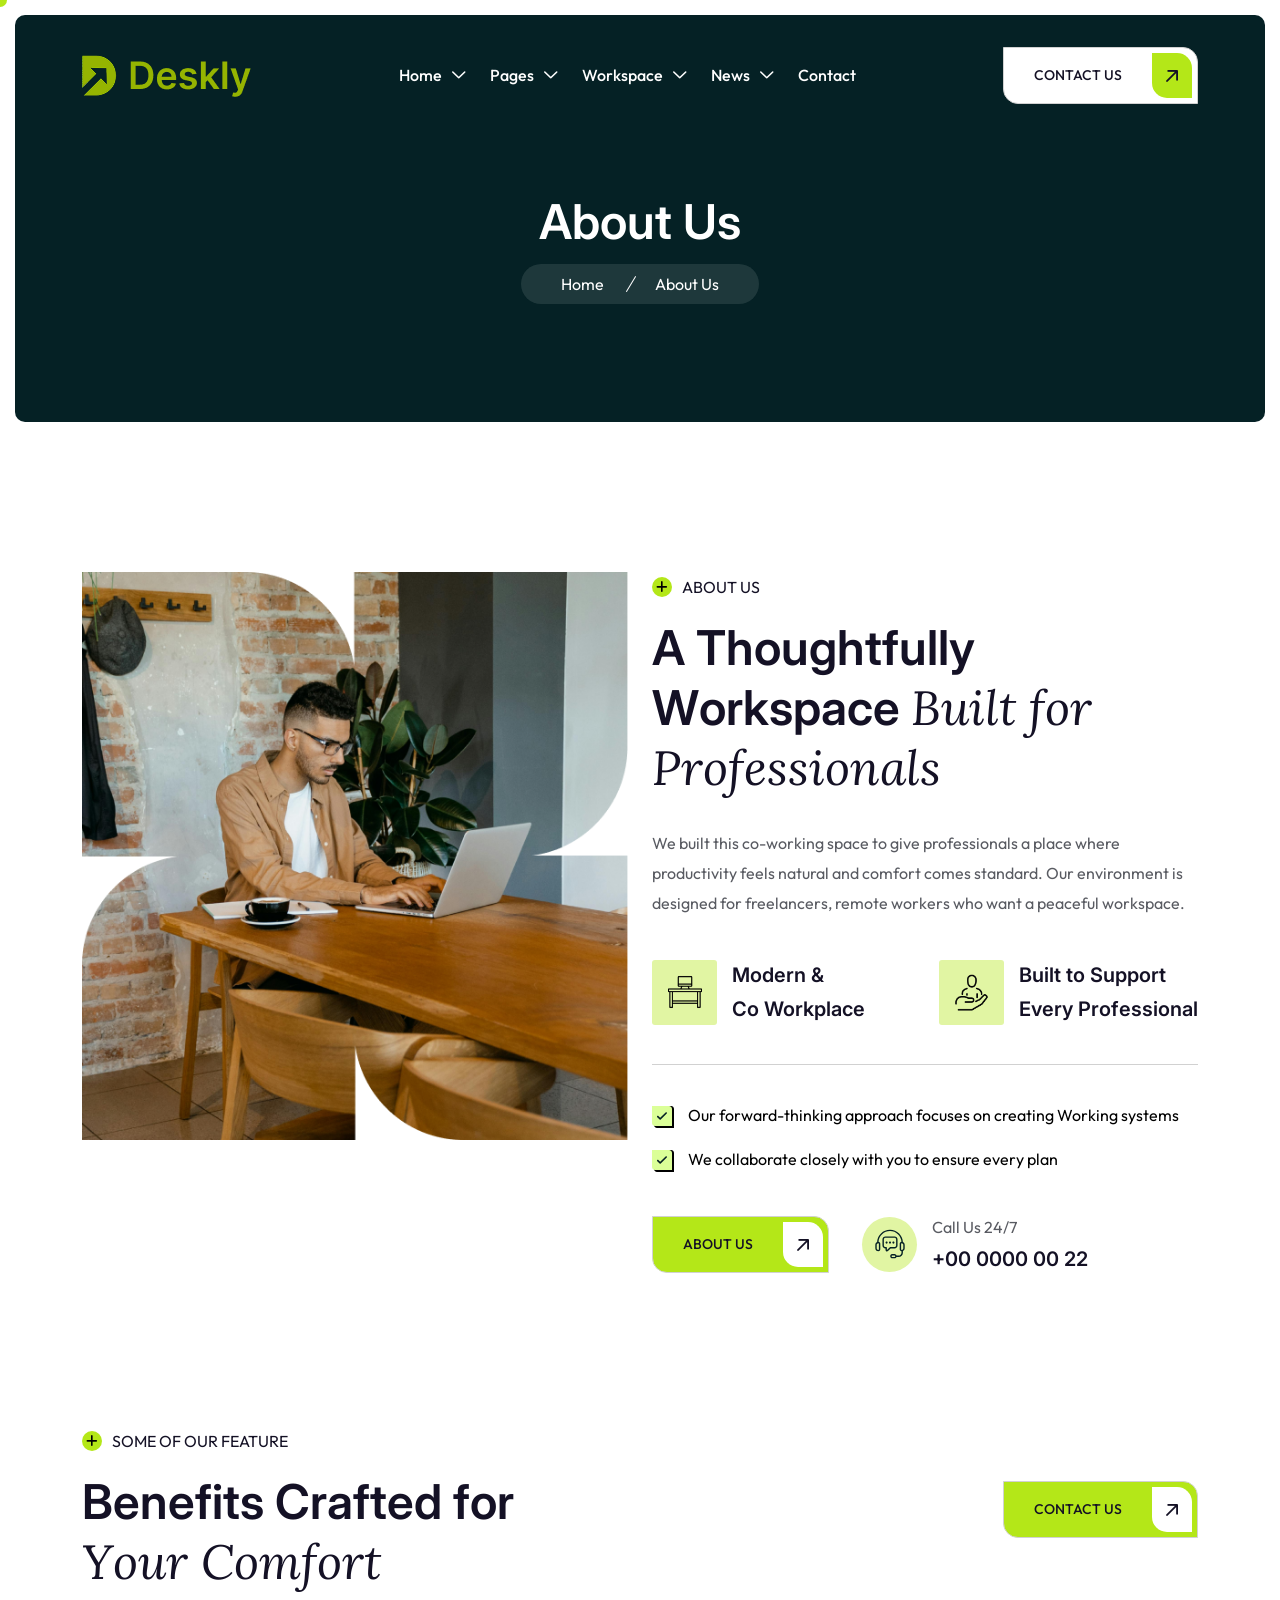
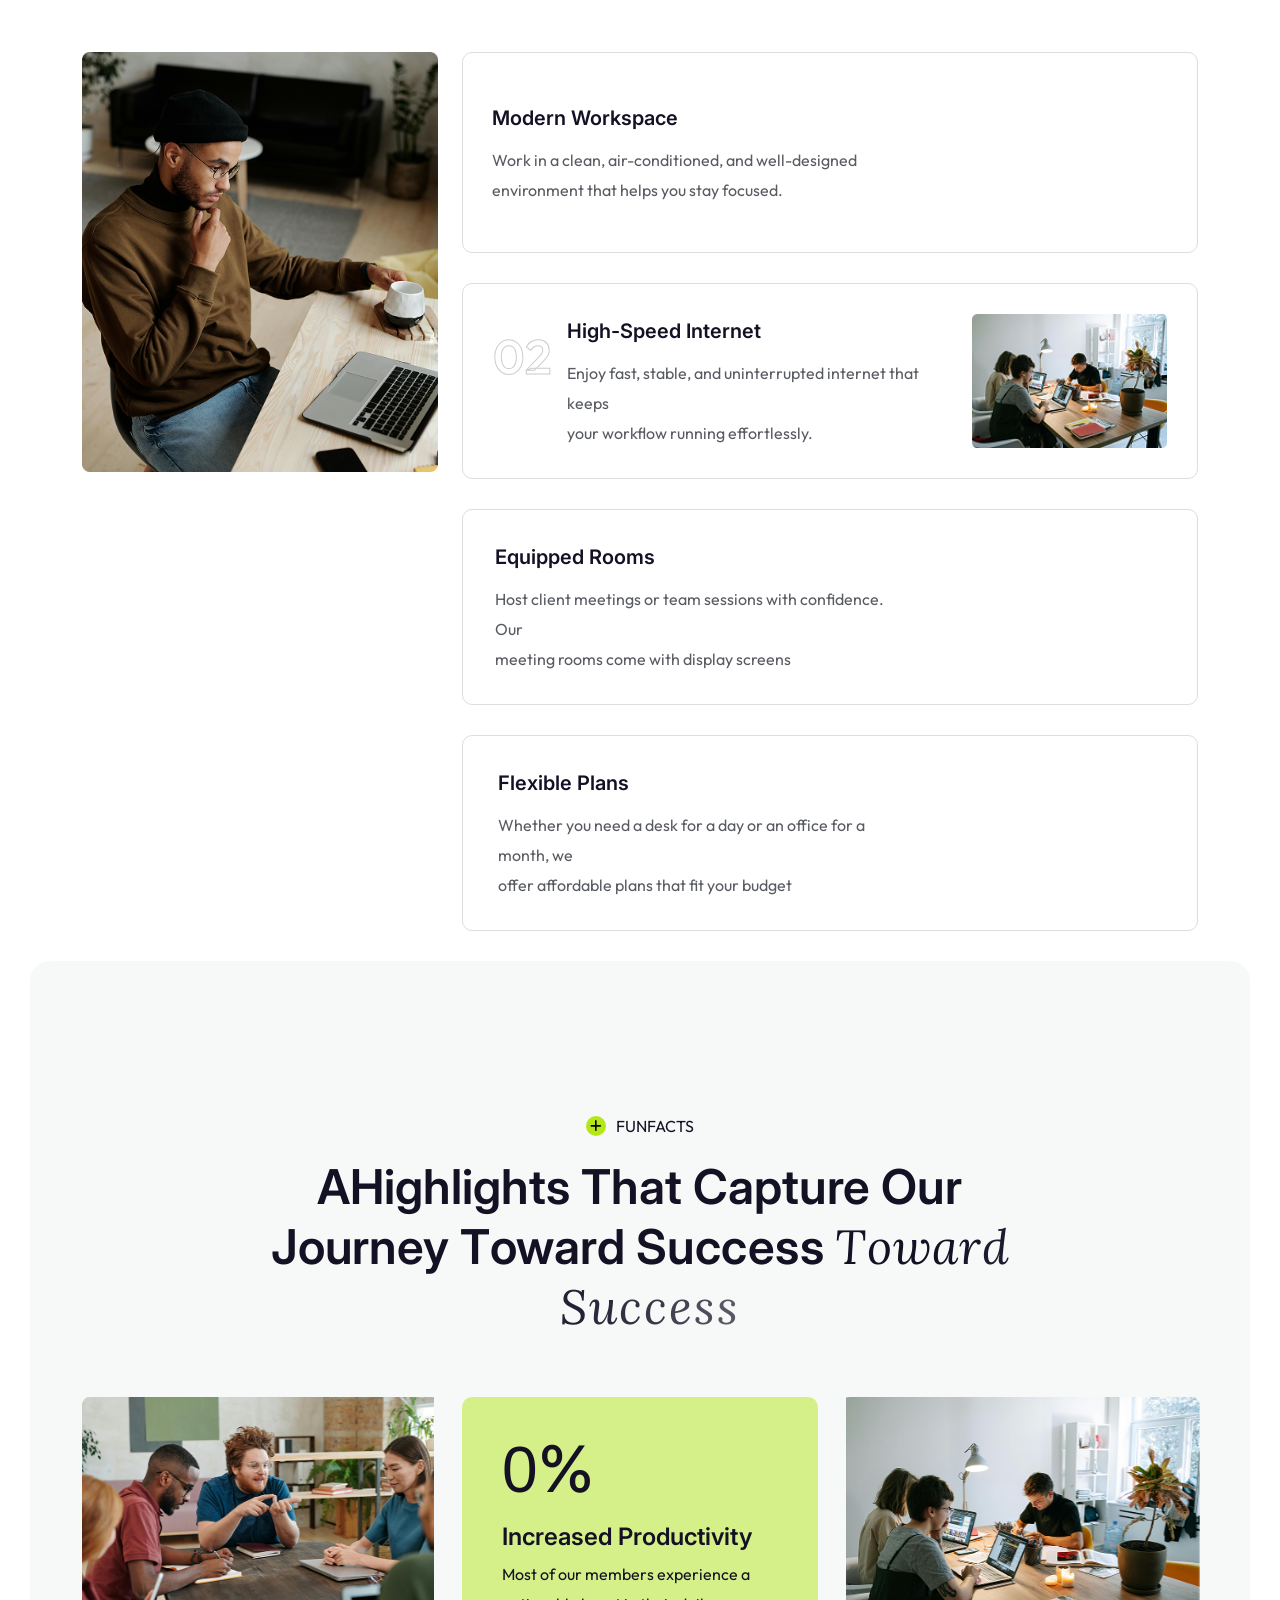
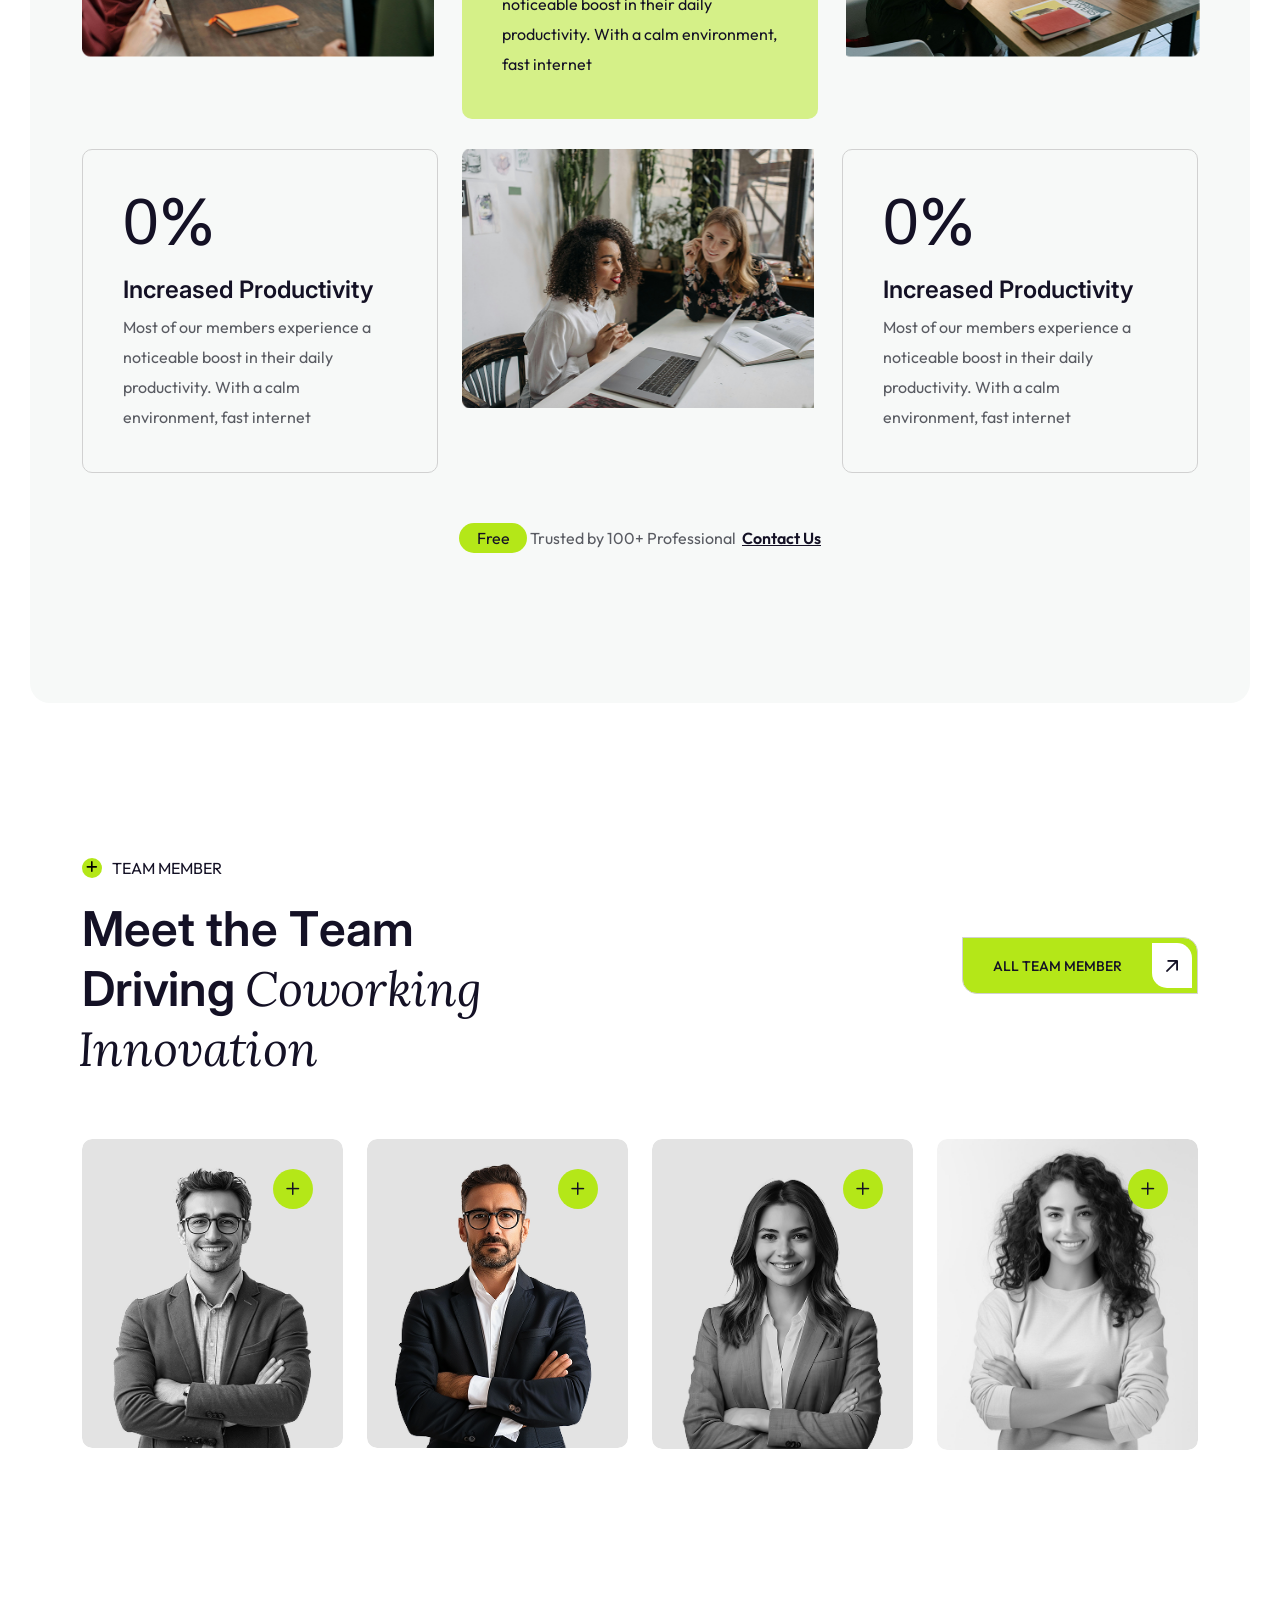
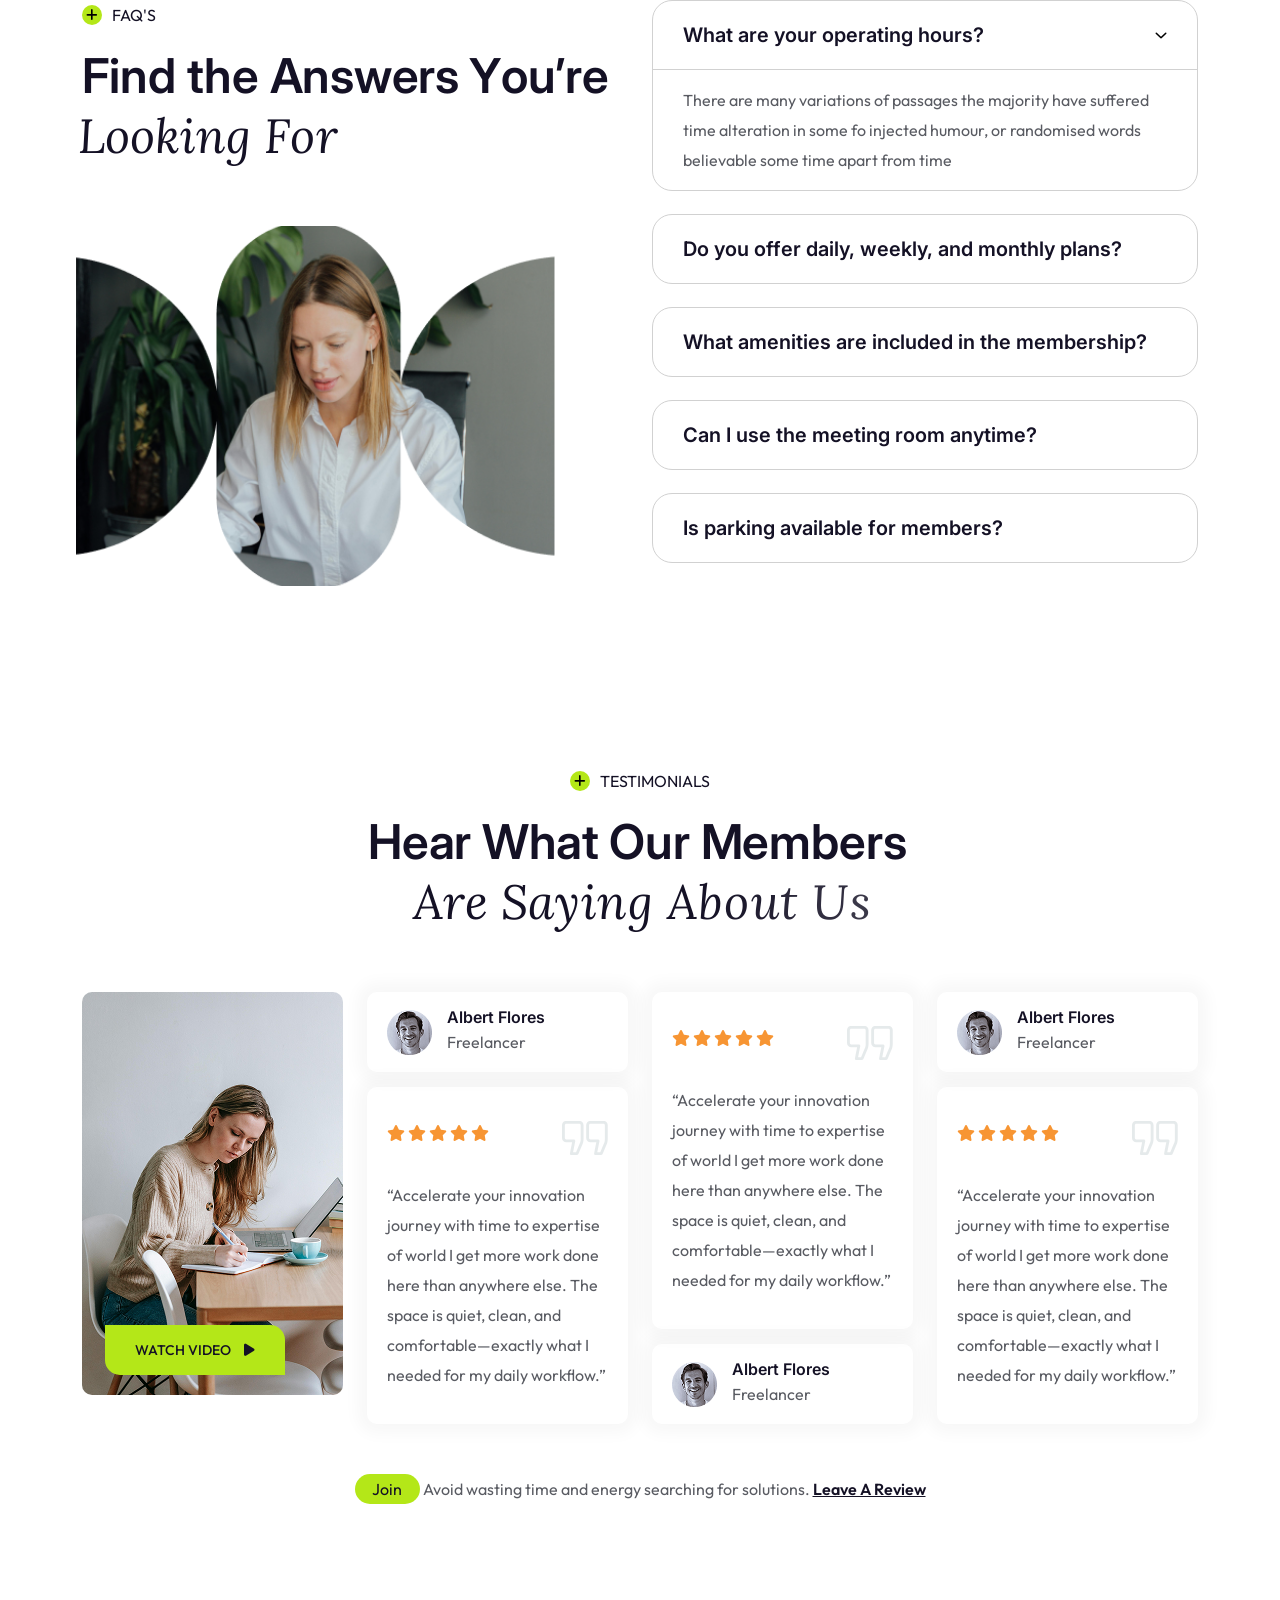
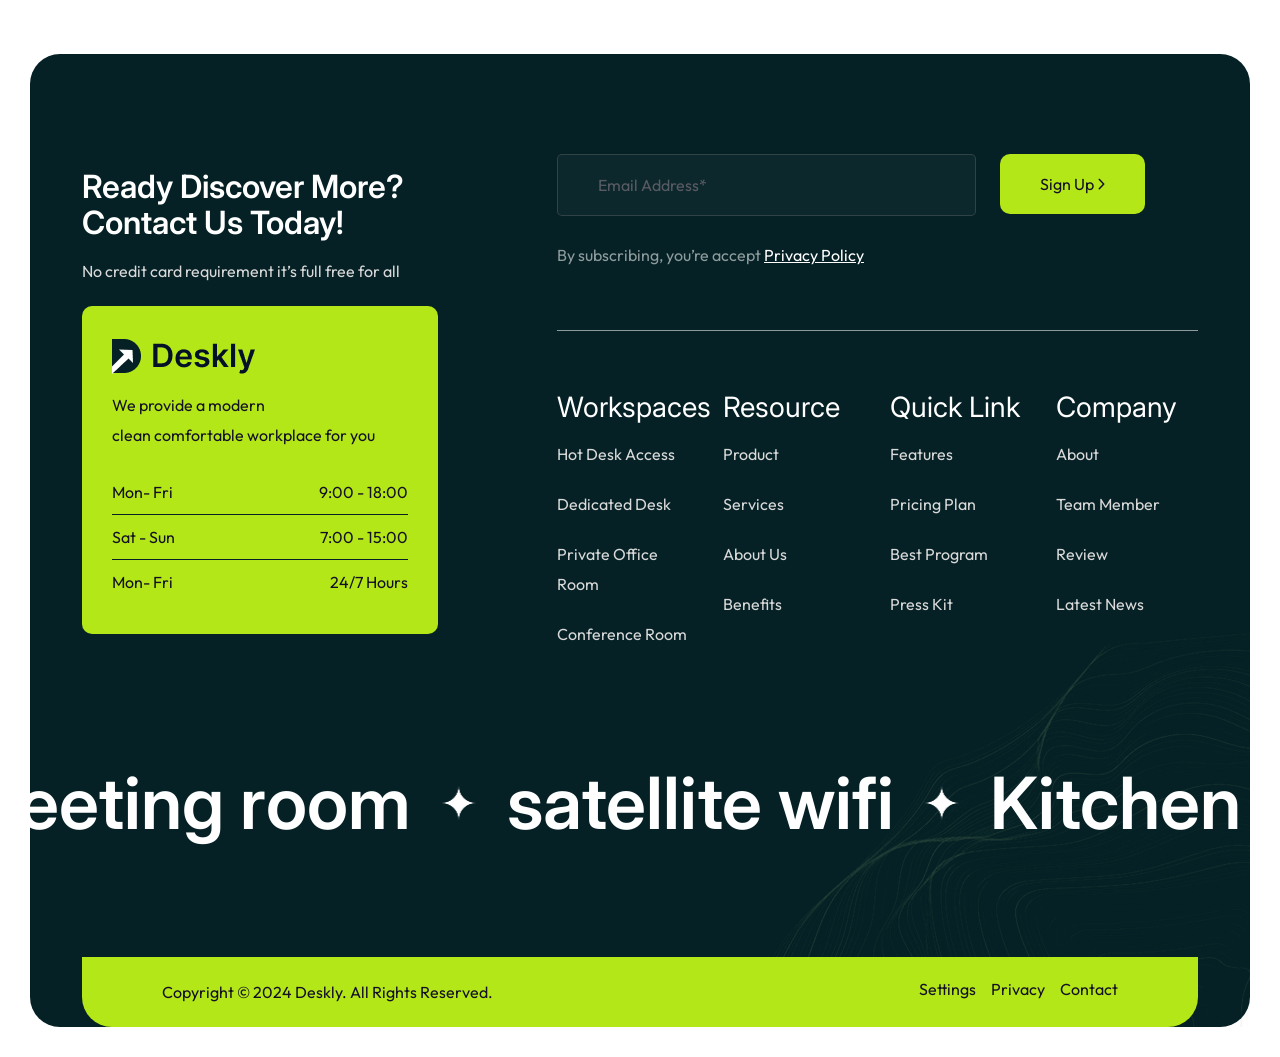
<file: about.html>
<!DOCTYPE html>
<html lang="en">
<head>
    <meta charset="UTF-8">
    <meta http-equiv="X-UA-Compatible" content="IE=edge">
    <meta name="viewport" content="width=device-width, initial-scale=1.0">
    <meta name="author" content="inventxlab">
    <meta name="description" content="Deskly - Coworking Space HTML Template">
    <link rel="shortcut icon" href="assets/images/favicon.svg">
    <title>Deskly - Coworking Space HTML Template</title>
    <link rel="stylesheet" href="./assets/css/bootstrap.min.css">
    <link rel="stylesheet" href="./assets/css/all.min.css">
    <link rel="stylesheet" href="./assets/css/aos.css">
    <link rel="stylesheet" href="./assets/css/glightbox.min.css">
    <link rel="stylesheet" href="./assets/css/webexbaseicon.css">
    <link rel="stylesheet" href="./assets/css/odometer-theme-default.css">
    <link rel="stylesheet" href="./assets/css/glightbox.min.css">
    <link rel="stylesheet" href="./assets/css/swiper-bundle.min.css">
    <link rel="stylesheet" href="./assets/css/main.css">
</head>

<body class="ixl-magic-cursor">

    <!-- Magic cursor HTML structure -->
    <div id="magic-cursor">
        <div id="ball"></div>
    </div>

    <!-- Pre Loader -->
    <div id="preloader" class="preloader">
        <div class="animation-preloader">
            <div class="spinner">
            </div>
            <div class="txt-loading">
                <span data-text-preloader="D" class="letters-loading"> D </span>
                <span data-text-preloader="E" class="letters-loading"> E </span>
                <span data-text-preloader="S" class="letters-loading"> S </span>
                <span data-text-preloader="K" class="letters-loading"> K </span>
                <span data-text-preloader="L" class="letters-loading"> L </span>
                <span data-text-preloader="Y" class="letters-loading"> Y </span>
            </div>
        </div>
        <div class="loader">
            <div class="row">
                <div class="col-3 loader-section section-left">
                    <div class="bg"></div>
                </div>
                <div class="col-3 loader-section section-left">
                    <div class="bg"></div>
                </div>
                <div class="col-3 loader-section section-right">
                    <div class="bg"></div>
                </div>
                <div class="col-3 loader-section section-right">
                    <div class="bg"></div>
                </div>
            </div>
        </div>
    </div>

    <!-- start page-wrap -->
    <div class="ixl-page-wrap">

        <!-- header start -->
        <header class="ixl-site-header header-global">
            <div class="header__wrap stricky">
                <div class="container">
                    <div class="header__inner ul_li_between d-flex align-items-center justify-content-between">
                        <div class="header__logo">
                            <a href="index.html"><img src="assets/images/logo-03.png" alt="brand logo"></a>
                        </div>
                        <div class="main-menu__wrap ul_li navbar navbar-expand-lg">
                            <nav class="main-menu collapse navbar-collapse">
                                <ul>
                                    <li class="menu-item-has-children active"><a href="index.html"><span>Home</span></a>
                                        <ul class="submenu">
                                            <li><a href="index.html"><span>Home V1</span></a></li>
                                            <li><a href="index-02.html"><span>Home V2</span></a> </li>
                                            <li><a href="index-03.html"><span>Home V3</span></a></li>
                                        </ul>
                                    </li>
                                    <li class="menu-item-has-children">
                                        <a href="#!"><span>Pages</span></a>
                                        <ul class="submenu">
                                            <li class="active"><a href="about.html"><span>About</span></a></li>
                                            <li><a href="team.html"><span>Team</span></a>
                                            <li><a href="team-single.html"><span>Team Details</span></a>
                                            <li><a href="gallery.html"><span>Gallery</span></a></li>
                                            <li><a href="pricing.html"><span>Pricing</span></a></li>
                                            
                                        </ul>
                                    </li>
                                    <li class="menu-item-has-children">
                                        <a href="workspaces-02.html"><span>Workspace</span></a>
                                        <ul class="submenu">
                                            
                                            <li><a href="workspaces-02.html"><span>Workspace V2</span></a></li>
                                            <li><a href="workspaces-single.html"><span>Workspace Details</span></a>
                                            </li>
                                        </ul>
                                    </li>
                                    <li class="menu-item-has-children">
                                        <a href="blog-standard.html"><span>News</span></a>
                                        <ul class="submenu">
                                            <li><a href="blog-standard.html"><span>Blog Standard</span></a></li>
                                            
                                            <li><a href="blog-single.html"><span>Blog Details</span></a></li>
                                        </ul>
                                    </li>
                                    <li><a href="contact.html"><span>Contact</span></a></li>
                                </ul>
                            </nav>
                        </div>
                        <div class="ixl-header-one-buttons d-none d-xl-flex">
                            <a href="contact.html" class="btn-style-2">CONTACT US
                                <i class="fa-regular fa-arrow-up-left"></i>
                            </a>
                        </div>
                        <div class="ixl-hamburger-menu">
                            <div class="ixl-nav-mobile">
                                <div class="ixl-nav-mobile-button">
                                    <i class="fa-solid fa-bars"></i>
                                </div>
                            </div>
                        </div>
                    </div>
                </div>
            </div>
            <div class="ixl-header-wrap">
                <div class="ixl-header-menu">
                    <div class="ixl-header-menu-scroll">
                        <div class="ixl-menu-close ixl-hide-xl ixl-close"></div>
                        <div class="ixl-logo-mobile ixl-hide-xl">
                            <a href="index.html" rel="home"><img src="assets/images/logo.png" alt="brand logo"></a>
                        </div>
                        <div class="ixl-header-mobile-search ixl-hide-xl">
                            <form role="search" action="#">
                                <input type="text" placeholder="Search..." name="s" class="search-field">
                                <button type="submit" class="search-submit"><i
                                        class="fa-regular fa-magnifying-glass"></i></button>
                            </form>
                        </div>
                        <nav class="ixl-header-nav">
                            <ul class="ixl-menu-primary clearfix">
                                <li class="menu-item menu-item-has-children">
                                    <a href="#"><span>Home</span></a>
                                    <ul class="sub-menu">
                                        <li class="menu-item"><a href="index.html"><span>Home V1</span></a></li>
                                        <li class="menu-item"><a href="index-02.html"><span>Home V2</span></a></li>
                                        <li class="menu-item"><a href="index-03.html"><span>Home V3</span></a></li>
                                    </ul>
                                </li>
                                <li class="menu-item menu-item-has-children">
                                    <a href="#"><span>Pages</span></a>
                                    <ul class="sub-menu">
                                        <li class="menu-item active"><a href="about.html"><span>About</span></a> </li>
                                        <li class="menu-item"><a href="team.html"><span>Team</span></a> </li>
                                        <li class="menu-item"><a href="team-single.html"><span>Team Details</span></a>
                                        </li>
                                        
                                        <li class="menu-item"><a href="gallery.html"><span>Gallery</span></a> </li>
                                        <li class="menu-item"><a href="pricing.html"><span>Pricing</span></a> </li>
                                        
                                    </ul>
                                </li>
                                <li class="menu-item menu-item-has-children">
                                    <a href="workspaces-02.html"><span>Workspace</span></a>
                                    <ul class="sub-menu">
                                        
                                        <li class="menu-item"><a href="workspaces-02.html"><span>Workspace V2</span></a>
                                        </li>
                                        <li class="menu-item"><a href="workspaces-single.html"><span>Workspace
                                                    Details</span></a> </li>
                                    </ul>
                                </li>
                                <li class="menu-item menu-item-has-children">
                                    <a href="blog-standard.html"><span>Blog</span></a>
                                    <ul class="sub-menu">
                                        <li class="menu-item"><a href="blog-standard.html"><span>Blog
                                                    Standard</span></a></li>
                                        
                            </ul>
                        </nav>
                    </div>
                </div>
                <div class="ixl-header-menu-backdrop"></div>
            </div>
        </header>
        <div class="body-overlay"></div>
        <!-- header end -->

        <!-- breadcrumb -->
        <section class="ixl-breadcrumb">
            <div class="container">
                <div class="ixl-breadcrumb-wrapper">
                    <div class="row">
                        <div class="col-12">
                            <div class="ixl-breadcrumb-content">
                                <h1 class="header-xl txt-anim-2" data-aos="fade-up" data-aos-delay="400"
                                    data-aos-duration="800">About Us</h1>
                                <ul data-aos="fade-up" data-aos-delay="500" data-aos-duration="1000">
                                    <li class="text"><a href="index.html">Home</a> <i
                                            class="fa-sharp-duotone fa-light fa-slash-forward"></i>
                                    <li class="text">About Us</li>
                                </ul>
                            </div>
                        </div>
                    </div>
                </div>
            </div>
        </section>

        <!--about-->
        <section class="ixl-about-two ptb-150">
            <div class="container">
                <div class="ixl-about-two-wrapper">
                    <div class="row gy-30">
                        <div class="col-lg-6">
                            <div class="img-box ixl-reveal-left">
                                <img src="./assets/images/index-02/about/about-main.png" alt="about main image">
                            </div>
                        </div>
                        <div class="col-lg-6">
                            <div class="sub-title" data-aos="fade-up" data-aos-delay="400" data-aos-duration="800">
                                <div class="icon">
                                    <i class="fa-solid fa-plus"></i>
                                </div>
                                <p class="text">ABOUT US</p>
                            </div>
                            <h2 class="header-xl mb-30 txt-anim-2" data-aos="fade-up" data-aos-delay="400"
                                data-aos-duration="800">A Thoughtfully Workspace <span>Built for
                                    Professionals</span>
                            </h2>
                            <div class="divider mb-30" data-aos="fade-up" data-aos-delay="400" data-aos-duration="800">
                            </div>
                            <p class="text mb-40" data-aos="fade-up" data-aos-delay="400" data-aos-duration="800">We
                                built this co-working space to give professionals a
                                place where productivity feels natural and comfort comes standard. Our
                                environment is designed for freelancers, remote workers who want a peaceful
                                workspace.</p>
                            <div class="ixl-about-two-icon-grp" data-aos="fade-up" data-aos-delay="400"
                                data-aos-duration="800">
                                <div class="icon-item">
                                    <div class="icon">
                                        <img src="./assets/images/index-02/about/about-icon-01.svg" alt="header icon">
                                    </div>
                                    <h3 class="header-sm">Modern & <br> Co Workplace</h3>
                                </div>
                                <div class="icon-item">
                                    <div class="icon">
                                        <img src="./assets/images/index-02/about/about-icon-02.svg" alt="header icon">
                                    </div>
                                    <h3 class="header-sm">Built to Support <br> Every Professional</h3>
                                </div>
                            </div>
                            <div class="ixl-about-two-divider d-none d-lg-flex" data-aos="fade-up" data-aos-delay="400"
                                data-aos-duration="800"></div>
                            <ul class="ixl-about-two-feature" data-aos="fade-up" data-aos-delay="400"
                                data-aos-duration="800">
                                <li><img src="./assets/images/check-icon.svg" alt="check icon"> Our
                                    forward-thinking approach focuses on creating Working systems</li>
                                <li><img src="./assets/images/check-icon.svg" alt="check icon"> We collaborate
                                    closely with you to ensure every plan</li>
                            </ul>
                            <div class="ixl-about-two-btn-grp" data-aos="fade-up" data-aos-delay="400"
                                data-aos-duration="800">
                                <a href="contact.html" class="btn-style-1 aos-init aos-animate" data-aos="fade-up"
                                    data-aos-delay="400" data-aos-duration="800">ABOUT US<i
                                        class="fa-regular fa-arrow-up-left"></i>
                                </a>
                                <div class="call">
                                    <div class="icon">
                                        <img src="./assets/images/index-02/about/about-icon-03.svg" alt="header icon">
                                    </div>
                                    <div class="info">
                                        <p class="text">Call Us 24/7</p>
                                        <a class="header-sm" href="tel:+0000000022">+00 0000 00 22</a>
                                    </div>
                                </div>
                            </div>
                        </div>
                    </div>
                </div>
            </div>
        </section>

        <!--feature-->
        <section class="ixl-feature-three">
            <div class="container">
                <div class="ixl-feature-three-wrapper position-relative">
                    <div class="row mb-60 justify-content-center justify-content-lg-between align-items-center">
                        <div class="col-md-6 col-xl-5 ">
                            <div class="sub-title" data-aos="fade-up" data-aos-delay="400" data-aos-duration="800">
                                <div class="icon">
                                    <i class="fa-solid fa-plus"></i>
                                </div>
                                <p class="text">SOME OF OUR FEATURE</p>
                            </div>
                            <h2 class="header-xl txt-anim-2 price-title" data-aos="fade-up" data-aos-delay="400"
                                data-aos-duration="800">Benefits Crafted for <span>Your Comfort</span>
                            </h2>
                        </div>
                        <div class="col-md-6 col-xl-3">
                            <div class="btn-wrapper d-flex align-items-baseline justify-content-md-end mt-3 mt-md-0">
                                <a href="contact.html" class="btn-style-1" data-aos="fade-up" data-aos-delay="400"
                                    data-aos-duration="800">CONTACT US<i class="fa-regular fa-arrow-up-left"></i></a>
                            </div>
                        </div>
                    </div>
                    <div class="row gy-30 ">
                        <div class="col-md-4 sticky-element" data-aos="fade-up" data-aos-delay="400"
                            data-aos-duration="800">
                            <div class="ixl-feature-three-img ixl-reveal-left image-hover-effect">
                                <img src="./assets/images/index-03/feature/feature-main.png" alt=" feature-main">
                            </div>
                        </div>
                        <div class="col-md-8" data-aos="fade-up" data-aos-delay="600" data-aos-duration="1000">
                            <div class="ixl-feature-three-items content">
                                <div class="ixl-feature-three-item mb-30">
                                    <div class="text-and-number">
                                        <span class="serial">01</span>
                                        <div class="content">
                                            <a class="header-sm" href="#">Modern Workspace</a>
                                            <p class="text">Work in a clean, air-conditioned, and well-designed
                                                <br> environment that helps you stay focused.
                                            </p>
                                        </div>
                                    </div>
                                    <div class="image ">
                                        <img src="./assets/images/index-03/feature/feature-item-01.png"
                                            alt=" feature-main">
                                    </div>
                                </div>
                                <div class="ixl-feature-three-item active mb-30">
                                    <div class="text-and-number">
                                        <span class="serial">02</span>
                                        <div class="content">
                                            <a class="header-sm" href="#">High-Speed Internet</a>
                                            <p class="text">Enjoy fast, stable, and uninterrupted internet that
                                                keeps <br> your workflow running effortlessly. </p>
                                        </div>
                                    </div>
                                    <div class="image">
                                        <img src="./assets/images/index-03/feature/feature-item-01.png"
                                            alt=" feature-main">
                                    </div>
                                </div>
                                <div class="ixl-feature-three-item mb-30">
                                    <div class="text-and-number">
                                        <span class="serial">03</span>
                                        <div class="content">
                                            <a class="header-sm" href="#">Equipped Rooms</a>
                                            <p class="text">Host client meetings or team sessions with
                                                confidence. Our <br> meeting rooms come with display screens</p>
                                        </div>
                                    </div>
                                    <div class="image">
                                        <img src="./assets/images/index-03/feature/feature-item-01.png"
                                            alt=" feature-main">
                                    </div>
                                </div>
                                <div class="ixl-feature-three-item mb-30">
                                    <div class="text-and-number">
                                        <span class="serial">04</span>
                                        <div class="content">
                                            <a class="header-sm" href="#">Flexible Plans</a>
                                            <p class="text">Whether you need a desk for a day or an office for a
                                                month, we <br> offer affordable plans that fit your budget </p>
                                        </div>
                                    </div>
                                    <div class="image">
                                        <img src="./assets/images/index-03/feature/feature-item-01.png"
                                            alt=" feature-main">
                                    </div>
                                </div>
                            </div>
                        </div>
                    </div>
                </div>
            </div>
        </section>

        <!--funfact-->
        <section class="ixl-funfact-one ptb-150">
            <div class="container">
                <div class="ixl-funfact-one-wrapper">
                    <div class="row mb-60 align-items-center justify-content-center">
                        <div class="col-lg-10 col-xl-8">
                            <div class="sub-title justify-content-center" data-aos="fade-up" data-aos-delay="400"
                                data-aos-duration="800">
                                <div class="icon">
                                    <i class="fa-solid fa-plus"></i>
                                </div>
                                <p class="text">FUNFACTS</p>
                            </div>
                            <h2 class="header-xl txt-anim-2 text-center" data-aos="fade-up" data-aos-delay="400"
                                data-aos-duration="800">AHighlights That Capture Our Journey Toward Success
                                <span>Toward Success</span>
                            </h2>
                        </div>
                    </div>
                    <div class="row">
                        <div class="col-12">
                            <div class="row gy-30">
                                <div class="col-md-6 col-xl-4" data-aos="fade-up" data-aos-delay="400"
                                    data-aos-duration="800">
                                    <div class="ixl-funfact-item ixl-reveal-left image-hover-effect">
                                        <div class="img">
                                            <img src="./assets/images/index/funfact/funfact-01.png" alt="funfact image">
                                        </div>
                                    </div>
                                </div>
                                <div class="col-md-6 col-xl-4" data-aos="fade-up" data-aos-delay="500"
                                    data-aos-duration="1000">
                                    <div class="ixl-funfact-item content">
                                        <h2><span class="odometer" data-count="79">00</span>%</h2>
                                        <h3 class="header-md">Increased Productivity</h3>
                                        <p class="text">Most of our members experience a noticeable boost in
                                            their daily productivity. With a calm environment, fast internet</p>
                                    </div>
                                </div>
                                <div class="col-md-6 col-xl-4" data-aos="fade-up" data-aos-delay="600"
                                    data-aos-duration="1200">
                                    <div class="ixl-funfact-item ixl-reveal-right image-hover-effect">
                                        <div class="img">
                                            <img src="./assets/images/index/funfact/funfact-02.png" alt="funfact image">
                                        </div>
                                    </div>
                                </div>
                                <div class="col-md-6 col-xl-4" data-aos="fade-up" data-aos-delay="400"
                                    data-aos-duration="800">
                                    <div class="ixl-funfact-item content bottom">
                                        <h2><span class="odometer" data-count="85">00</span>%</h2>
                                        <h3 class="header-md">Increased Productivity</h3>
                                        <p class="text">Most of our members experience a noticeable boost in
                                            their daily productivity. With a calm environment, fast internet</p>
                                    </div>
                                </div>
                                <div class="col-md-6 col-xl-4" data-aos="fade-up" data-aos-delay="500"
                                    data-aos-duration="1000">
                                    <div class="ixl-funfact-item ixl-reveal-left image-hover-effect">
                                        <div class="img">
                                            <img src="./assets/images/index/funfact/funfact-03.png" alt="funfact image">
                                        </div>
                                    </div>
                                </div>
                                <div class="col-md-6 col-xl-4" data-aos="fade-up" data-aos-delay="600"
                                    data-aos-duration="1200">
                                    <div class="ixl-funfact-item content bottom">
                                        <h2><span class="odometer" data-count="90">00</span>%</h2>
                                        <h3 class="header-md">Increased Productivity</h3>
                                        <p class="text">Most of our members experience a noticeable boost in
                                            their daily productivity. With a calm environment, fast internet</p>
                                    </div>
                                </div>
                            </div>
                        </div>
                    </div>
                    <div class="row align-items-center justify-content-center" data-aos="fade-up" data-aos-delay="400"
                        data-aos-duration="800">
                        <div class="col-lg-8">
                            <p class="text cta-text text-center"> <span>Free</span> Trusted by 100+
                                Professional  <a href="contact.html">Contact Us</a></p>
                        </div>
                    </div>
                </div>
            </div>
        </section>

        <!--team-->
        <section class="ixl-team-three pt-150">
            <div class="container">
                <div class="ixl-team-three-wrapper position-relative">
                    <div class="row mb-60 justify-content-center justify-content-lg-between align-items-center">
                        <div class="col-md-6 col-xl-5">
                            <div class="sub-title" data-aos="fade-up" data-aos-delay="400" data-aos-duration="800">
                                <div class="icon">
                                    <i class="fa-solid fa-plus"></i>
                                </div>
                                <p class="text">TEAM MEMBER</p>
                            </div>
                            <h2 class="header-xl txt-anim-2 price-title" data-aos="fade-up" data-aos-delay="400"
                                data-aos-duration="800">Meet the Team Driving <span>Coworking Innovation</span>
                            </h2>
                        </div>
                        <div class="col-md-6 col-xl-3">
                            <div class="btn-wrapper d-flex align-items-baseline justify-content-md-end mt-3 mt-md-0">
                                <a href="team.html" class="btn-style-1" data-aos="fade-up" data-aos-delay="400"
                                    data-aos-duration="800">ALL TEAM MEMBER<i
                                        class="fa-regular fa-arrow-up-left"></i></a>
                            </div>
                        </div>
                    </div>
                    <div class="row gy-30">
                        <div class="col-md-6 col-lg-3" data-aos="fade-up" data-aos-delay="400" data-aos-duration="800">
                            <div class="ixl-team-three-item">
                                <div class="team-upper-part">
                                    <img src="./assets/images/index-03/team/team-member-01.png" alt="Esther Demara">
                                    <div class="team-social">
                                        <i class="fa-regular fa-plus"></i>
                                        <ul class="social-list">
                                            <li><a href="#" aria-label="Social"><i
                                                        class="fa-brands fa-facebook-f"></i></a></li>
                                            <li><a href="#" aria-label="Social"><i class="fa-brands fa-twitter"></i></a>
                                            </li>
                                            <li><a href="#" aria-label="Social"><i
                                                        class="fa-brands fa-instagram"></i></a></li>
                                        </ul>
                                    </div>
                                    <div class="team-bottom-part">
                                        <h3 class="team-title"> <a href="team-single.html">Esther Demara </a></h3>
                                        <span class="team-designation"> Admin &amp; COO </span>
                                    </div>
                                </div>
                            </div>
                        </div>
                        <div class="col-md-6 col-lg-3" data-aos="fade-up" data-aos-delay="500" data-aos-duration="1000">
                            <div class="ixl-team-three-item">
                                <div class="team-upper-part">
                                    <img src="./assets/images/index-03/team/team-member-02.png" alt="Esther Demara">
                                    <div class="team-social">
                                        <i class="fa-regular fa-plus"></i>
                                        <ul class="social-list">
                                            <li><a href="#" aria-label="Social"><i
                                                        class="fa-brands fa-facebook-f"></i></a></li>
                                            <li><a href="#" aria-label="Social"><i class="fa-brands fa-twitter"></i></a>
                                            </li>
                                            <li><a href="#" aria-label="Social"><i
                                                        class="fa-brands fa-instagram"></i></a></li>
                                        </ul>
                                    </div>
                                    <div class="team-bottom-part">
                                        <h3 class="team-title"> <a href="team-single.html">Esther Demara </a></h3>
                                        <span class="team-designation"> Admin &amp; COO </span>
                                    </div>
                                </div>
                            </div>
                        </div>
                        <div class="col-md-6 col-lg-3" data-aos="fade-up" data-aos-delay="600" data-aos-duration="1200">
                            <div class="ixl-team-three-item">
                                <div class="team-upper-part">
                                    <img src="./assets/images/index-03/team/team-member-03.png" alt="Esther Demara">
                                    <div class="team-social">
                                        <i class="fa-regular fa-plus"></i>
                                        <ul class="social-list">
                                            <li><a href="#" aria-label="Social"><i
                                                        class="fa-brands fa-facebook-f"></i></a></li>
                                            <li><a href="#" aria-label="Social"><i class="fa-brands fa-twitter"></i></a>
                                            </li>
                                            <li><a href="#" aria-label="Social"><i
                                                        class="fa-brands fa-instagram"></i></a></li>
                                        </ul>
                                    </div>
                                    <div class="team-bottom-part">
                                        <h3 class="team-title"> <a href="team-single.html">Esther Demara </a></h3>
                                        <span class="team-designation"> Admin &amp; COO </span>
                                    </div>
                                </div>
                            </div>
                        </div>
                        <div class="col-md-6 col-lg-3" data-aos="fade-up" data-aos-delay="700" data-aos-duration="1400">
                            <div class="ixl-team-three-item">
                                <div class="team-upper-part">
                                    <img src="./assets/images/index-03/team/team-member-04.jpg" alt="Esther Demara">
                                    <div class="team-social">
                                        <i class="fa-regular fa-plus"></i>
                                        <ul class="social-list">
                                            <li><a href="#" aria-label="Social"><i
                                                        class="fa-brands fa-facebook-f"></i></a></li>
                                            <li><a href="#" aria-label="Social"><i class="fa-brands fa-twitter"></i></a>
                                            </li>
                                            <li><a href="#" aria-label="Social"><i
                                                        class="fa-brands fa-instagram"></i></a></li>
                                        </ul>
                                    </div>
                                    <div class="team-bottom-part">
                                        <h3 class="team-title"> <a href="team-single.html">Esther Demara </a></h3>
                                        <span class="team-designation"> Admin &amp; COO </span>
                                    </div>
                                </div>
                            </div>
                        </div>
                    </div>
                </div>
            </div>
        </section>

        <!--faq's-->
        <section class="ixl-faq-two ptb-150">
            <div class="container mb-30">
                <div class="ixl-faq-two-wrapper">
                    <div class="row gy-30 justify-content-between">
                        <div class="col-md-6">
                            <div class="ixl-pricing-two-header">
                                <div class="sub-title" data-aos="fade-up" data-aos-delay="400" data-aos-duration="800">
                                    <div class="icon">
                                        <i class="fa-solid fa-plus"></i>
                                    </div>
                                    <p class="text">FAQ'S</p>
                                </div>
                                <h2 class="header-xl txt-anim-2 mb-60" data-aos="fade-up" data-aos-delay="400"
                                    data-aos-duration="800">Find the Answers You’re <span>Looking For</span>
                                </h2>
                                <div class="faw-two-img ixl-reveal-left">
                                    <img src="./assets/images/index-02/faq/faq-image.png" class="img-fluid"
                                        alt="faq main image">
                                </div>
                            </div>
                        </div>
                        <div class="col-md-6">
                            <div class="ixl-faq-item-wrap" data-aos="fade-up" data-aos-delay="400"
                                data-aos-duration="800">
                                <div class="faq-item active">
                                    <div class="heading">
                                        <h2 class="header-sm">What are your operating hours?</h2>
                                        <i class="fa-regular fa-angle-down"></i>
                                    </div>
                                    <div class="content">
                                        <p class="text">There are many variations of passages the majority have
                                            suffered time alteration in some fo injected humour, or randomised
                                            words believable some time apart from time</p>
                                    </div>
                                </div>
                                <div class="faq-item">
                                    <div class="heading">
                                        <h2 class="header-sm">Do you offer daily, weekly, and monthly plans?
                                        </h2>
                                        <i class="fa-regular fa-angle-down"></i>
                                    </div>
                                    <div class="content">
                                        <p class="text">There are many variations of passages the majority have
                                            suffered time alteration in some fo injected humour, or randomised
                                            words believable some time apart from time</p>
                                    </div>
                                </div>
                                <div class="faq-item">
                                    <div class="heading">
                                        <h2 class="header-sm">What amenities are included in the membership?
                                        </h2>
                                        <i class="fa-regular fa-angle-down"></i>
                                    </div>
                                    <div class="content">
                                        <p class="text">There are many variations of passages the majority have
                                            suffered time alteration in some fo injected humour, or randomised
                                            words believable some time apart from time</p>
                                    </div>
                                </div>
                                <div class="faq-item">
                                    <div class="heading">
                                        <h2 class="header-sm">Can I use the meeting room anytime?</h2>
                                        <i class="fa-regular fa-angle-down"></i>
                                    </div>
                                    <div class="content">
                                        <p class="text">There are many variations of passages the majority have
                                            suffered time alteration in some fo injected humour, or randomised
                                            words believable some time apart from time</p>
                                    </div>
                                </div>
                                <div class="faq-item">
                                    <div class="heading">
                                        <h2 class="header-sm">Is parking available for members?</h2>
                                        <i class="fa-regular fa-angle-down"></i>
                                    </div>
                                    <div class="content">
                                        <p class="text">There are many variations of passages the majority have
                                            suffered time alteration in some fo injected humour, or randomised
                                            words believable some time apart from time</p>
                                    </div>
                                </div>
                            </div>
                        </div>
                    </div>
                </div>
            </div>
        </section>

        <!-- testimonial-->
        <section class="ixl-testimonial-three pb-150">
            <div class="container">
                <div class="ixl-testimonial-one-wrapper">
                    <div class="row mb-60 justify-content-center align-items-center">
                        <div class="col-lg-8 col-xl-6">
                            <div class="sub-title justify-content-center" data-aos="fade-up" data-aos-delay="400"
                                data-aos-duration="800">
                                <div class="icon">
                                    <i class="fa-solid fa-plus"></i>
                                </div>
                                <p class="text">TESTIMONIALS</p>
                            </div>
                            <h2 class="header-xl txt-anim-2 price-title text-center" data-aos="fade-up"
                                data-aos-delay="400" data-aos-duration="800">Hear What Our Members <br><span>Are
                                    Saying About Us</span>
                            </h2>
                        </div>
                    </div>
                    <div class="row gy-30">
                        <div class="col-md-6 col-xl-3" data-aos="fade-up" data-aos-delay="400" data-aos-duration="800">
                            <div class="ixl-testi-one-image">
                                <div class="img-wrap image-hover-effect">
                                    <img src="./assets/images/index/testimonial/testi-main.png" alt="testimonial main">
                                </div>
                                <a class="testi-btn ixl-glightbox"
                                    href="https://www.youtube.com/watch?v=go7QYaQR494">WATCH VIDEO
                                    <i class="fa-solid fa-play"></i>
                                </a>
                            </div>
                        </div>
                        <div class="col-md-6 col-xl-3" data-aos="fade-up" data-aos-delay="500" data-aos-duration="1000">
                            <div class="ixl-testi-one-content">
                                <div class="title-area">
                                    <img src="./assets/images/index/testimonial/testi-01.png" alt="teastimonial avater">
                                    <div class="title">
                                        <h3 class="header-xsmall">Albert Flores</h3>
                                        <span class="text">Freelancer</span>
                                    </div>
                                </div>
                                <div class="content-area">
                                    <div class="icon">
                                        <div class="rating">
                                            <i class="fa-solid fa-star"></i>
                                            <i class="fa-solid fa-star"></i>
                                            <i class="fa-solid fa-star"></i>
                                            <i class="fa-solid fa-star"></i>
                                            <i class="fa-solid fa-star"></i>
                                        </div>
                                        <img src="./assets/images/index/testimonial/testi-quote.svg"
                                            alt="testimonial quote">
                                    </div>
                                    <p class="text">
                                        “Accelerate your innovation journey with time to expertise of world I
                                        get more work done here than anywhere else. The space is quiet, clean,
                                        and comfortable—exactly what I needed for my daily workflow.”
                                    </p>
                                </div>
                            </div>
                        </div>
                        <div class="col-md-6 col-xl-3" data-aos="fade-up" data-aos-delay="600" data-aos-duration="1200">
                            <div class="ixl-testi-one-content">
                                <div class="content-area">
                                    <div class="icon">
                                        <div class="rating">
                                            <i class="fa-solid fa-star"></i>
                                            <i class="fa-solid fa-star"></i>
                                            <i class="fa-solid fa-star"></i>
                                            <i class="fa-solid fa-star"></i>
                                            <i class="fa-solid fa-star"></i>
                                        </div>
                                        <img src="./assets/images/index/testimonial/testi-quote.svg"
                                            alt="testimonial quote">
                                    </div>
                                    <p class="text">
                                        “Accelerate your innovation journey with time to expertise of world I
                                        get more work done here than anywhere else. The space is quiet, clean,
                                        and comfortable—exactly what I needed for my daily workflow.”
                                    </p>
                                </div>
                                <div class="title-area">
                                    <img src="./assets/images/index/testimonial/testi-01.png" alt="teastimonial avater">
                                    <div class="title">
                                        <h3 class="header-xsmall">Albert Flores</h3>
                                        <span class="text">Freelancer</span>
                                    </div>
                                </div>
                            </div>
                        </div>
                        <div class="col-md-6 col-xl-3" data-aos="fade-up" data-aos-delay="700" data-aos-duration="1400">
                            <div class="ixl-testi-one-content">
                                <div class="title-area">
                                    <img src="./assets/images/index/testimonial/testi-01.png" alt="teastimonial avater">
                                    <div class="title">
                                        <h3 class="header-xsmall">Albert Flores</h3>
                                        <span class="text">Freelancer</span>
                                    </div>
                                </div>
                                <div class="content-area">
                                    <div class="icon">
                                        <div class="rating">
                                            <i class="fa-solid fa-star"></i>
                                            <i class="fa-solid fa-star"></i>
                                            <i class="fa-solid fa-star"></i>
                                            <i class="fa-solid fa-star"></i>
                                            <i class="fa-solid fa-star"></i>
                                        </div>
                                        <img src="./assets/images/index/testimonial/testi-quote.svg"
                                            alt="testimonial quote">
                                    </div>
                                    <p class="text">
                                        “Accelerate your innovation journey with time to expertise of world I
                                        get more work done here than anywhere else. The space is quiet, clean,
                                        and comfortable—exactly what I needed for my daily workflow.”
                                    </p>
                                </div>
                            </div>
                        </div>
                    </div>
                    <div class="row align-items-center justify-content-center" data-aos="fade-up" data-aos-delay="400"
                        data-aos-duration="800">
                        <div class="col-lg-8">
                            <p class="text cta-text text-center"> <span>Join</span> Avoid wasting time and
                                energy searching for solutions. <a href="#">Leave A Review</a></p>
                        </div>
                    </div>
                </div>
            </div>
        </section>

        <!-- footer -->
        <footer class="ixl-footer">
            <div class="container">
                <div class="ixl-footer-wrapper">
                    <div class="row justify-content-between align-items-center gy-30">
                        <div class="col-lg-4">
                            <div class="ixl-footer-left">
                                <h2 class="header-lg text-white">Ready Discover More? Contact Us Today!</h2>
                                <p class="text desc">No credit card requirement it’s full free for all</p>
                                <div class="footer-workplace-time">
                                    <a href="index.html"><img src="./assets/images/logo.png" alt="footer logo"></a>
                                    <p class="text">We provide a modern <br> clean comfortable workplace for you
                                    </p>
                                    <ul>
                                        <li>
                                            <span>Mon- Fri</span>
                                            <span>9:00 - 18:00</span>
                                        </li>
                                        <li>
                                            <span>Sat - Sun</span>
                                            <span>7:00 - 15:00</span>
                                        </li>
                                        <li>
                                            <span>Mon- Fri</span>
                                            <span>24/7 Hours</span>
                                        </li>
                                    </ul>
                                </div>
                            </div>
                        </div>
                        <div class="col-lg-7">
                            <div class="ixl-footer-right">
                                <div class="newsletter mb-30">
                                    <form action="#">
                                        <div class="row g-4">
                                            <div class="col-12 col-md-8 col-xxl-9">
                                                <input type="email" placeholder="Email Address*" required>
                                            </div>
                                            <div class="col-12 col-md-4 col-xxl-3">
                                                <button type="submit">Sign Up <i
                                                        class="fa-regular fa-angle-right"></i></button>
                                            </div>
                                            <div class="col-12">
                                                <p class="text newsletter-text">By subscribing, you’re accept <a
                                                        href="#">Privacy Policy</a></p>
                                            </div>
                                        </div>
                                    </form>
                                </div>
                                <div class="divider"></div>
                                <div class="row gy-30">
                                    <div class="col-6 col-lg-6 col-xl-3">
                                        <div class="footer-menu">
                                            <h3 class="text-white">Workspaces</h3>
                                            <ul>
                                                <li><a href="workspaces-single.html" class="text">Hot Desk Access</a>
                                                </li>
                                                <li><a href="workspaces-single.html" class="text">Dedicated Desk</a>
                                                </li>
                                                <li><a href="workspaces-single.html" class="text">Private Office
                                                        Room</a></li>
                                                <li><a href="workspaces-single.html" class="text">Conference Room</a>
                                                </li>
                                            </ul>
                                        </div>
                                    </div>
                                    <div class="col-6 col-lg-6 col-xl-3">
                                        <div class="footer-menu">
                                            <h3 class="text-white">Resource</h3>
                                            <ul>
                                                <li><a href="#" class="text">Product</a></li>
                                                <li><a href="#" class="text">Services</a></li>
                                                <li><a href="about.html" class="text">About Us</a></li>
                                                <li><a href="contact.html" class="text">Benefits</a></li>
                                            </ul>
                                        </div>
                                    </div>
                                    <div class="col-6 col-lg-6 col-xl-3">
                                        <div class="footer-menu">
                                            <h3 class="text-white">Quick Link</h3>
                                            <ul>
                                                <li><a href="#" class="text">Features</a></li>
                                                <li><a href="pricing.html" class="text">Pricing Plan</a></li>
                                                <li><a href="gallery.html" class="text">Best Program</a></li>
                                                <li><a href="#" class="text">Press Kit</a></li>
                                            </ul>
                                        </div>
                                    </div>
                                    <div class="col-6 col-lg-6 col-xl-3">
                                        <div class="footer-menu">
                                            <h3 class="text-white">Company</h3>
                                            <ul>
                                                <li><a href="about.html" class="text">About</a></li>
                                                <li><a href="team.html" class="text">Team Member</a></li>
                                                <li><a href="#" class="text">Review</a></li>
                                                <li><a href="blog-standard.html" class="text">Latest News</a></li>
                                            </ul>
                                        </div>
                                    </div>
                                </div>
                            </div>
                        </div>
                    </div>
                </div>
            </div>
            <div class="ixl-marquee-wrapper-footer">
                <div class="marquee-right" data-aos="fade-in" data-aos-duration="1200">
                    <div class="marquee-inner">
                        <a href="#"><span class="ixl-heading-xl">meeting room</span></a>
                        <a href="#"><img src="./assets/images/footer/footer-marquee.svg" alt="marquee image"></a>
                        <a href="#"><span class="ixl-heading-xl">satellite wifi</span></a>
                        <a href="#"><img src="./assets/images/footer/footer-marquee.svg" alt="marquee image"></a>
                        <a href="#"><span class="ixl-heading-xl">Kitchen & bar</span></a>
                        <a href="#"><img src="./assets/images/footer/footer-marquee.svg" alt="marquee image"></a>
                    </div>
                </div>
            </div>
            <div class="container">
                <div class="ixl-footer-copyright-wrapper">
                    <div class="row">
                        <div class="col-md-6">
                            <div class="ixl-copyright-text">
                                <p class="text">Copyright © 2024 Deskly. All Rights Reserved.</p>
                            </div>
                        </div>
                        <div class="col-md-6">
                            <ul class="ixl-copyright-menu">
                                
                                <li><a href="#!">Settings</a></li>
                                <li><a href="#!">Privacy</a></li>
                                <li><a href="contact.html">Contact</a></li>
                            </ul>
                        </div>
                    </div>
                </div>
            </div>
            <img src="./assets/images/footer/footer-shape.png" alt="footer shape" class="footer-shape-img">
        </footer>

    </div> <!-- end page-wrap -->

    <!-- back to top button -->
    <div class="cloudflow-progress-wrap">
        <svg class="cloudflow-progress-circle svg-content" width="100%" height="100%" viewBox="-1 -1 102 102">
            <path d="M50,1 a40,40 0 1,1 0,98 a40,40 0 1,1 0,-98" />
        </svg>
        <i class="fa-solid fa-arrow-up cloudflow-scroll-icon"></i>
    </div>

    <script src="./assets/js/jquery-4.0.0.min.js"></script>
    <script src="./assets/js/bootstrap.bundle.min.js"></script>
    <script src="./assets/js/gsap.min.js"></script>
    <script src="./assets/js/ScrollTrigger.min.js"></script>
    <script src="./assets/js/SplitText.min.js"></script>
    <script src="./assets/js/swiper-bundle.min.js"></script>
    <script src="./assets/js/aos.js"></script>
    <script src="./assets/js/jquery.appaer.min.js"></script>
    <script src="./assets/js/lenis.js"></script>
    <script src="./assets/js/odometer.min.js"></script>
    <script src="./assets/js/jquery.marquee.min.js"></script>
    <script src="./assets/js/glightbox.min.js"></script>
    <script src="./assets/js/theia-sticky-sidebar.min.js"></script>
    <script src="./assets/js/sticky-kit.min.js"></script>
    <script src="./assets/js/cursor.js"></script>
    <script src="./assets/js/main.js"></script>
</body>

</html>
</file>
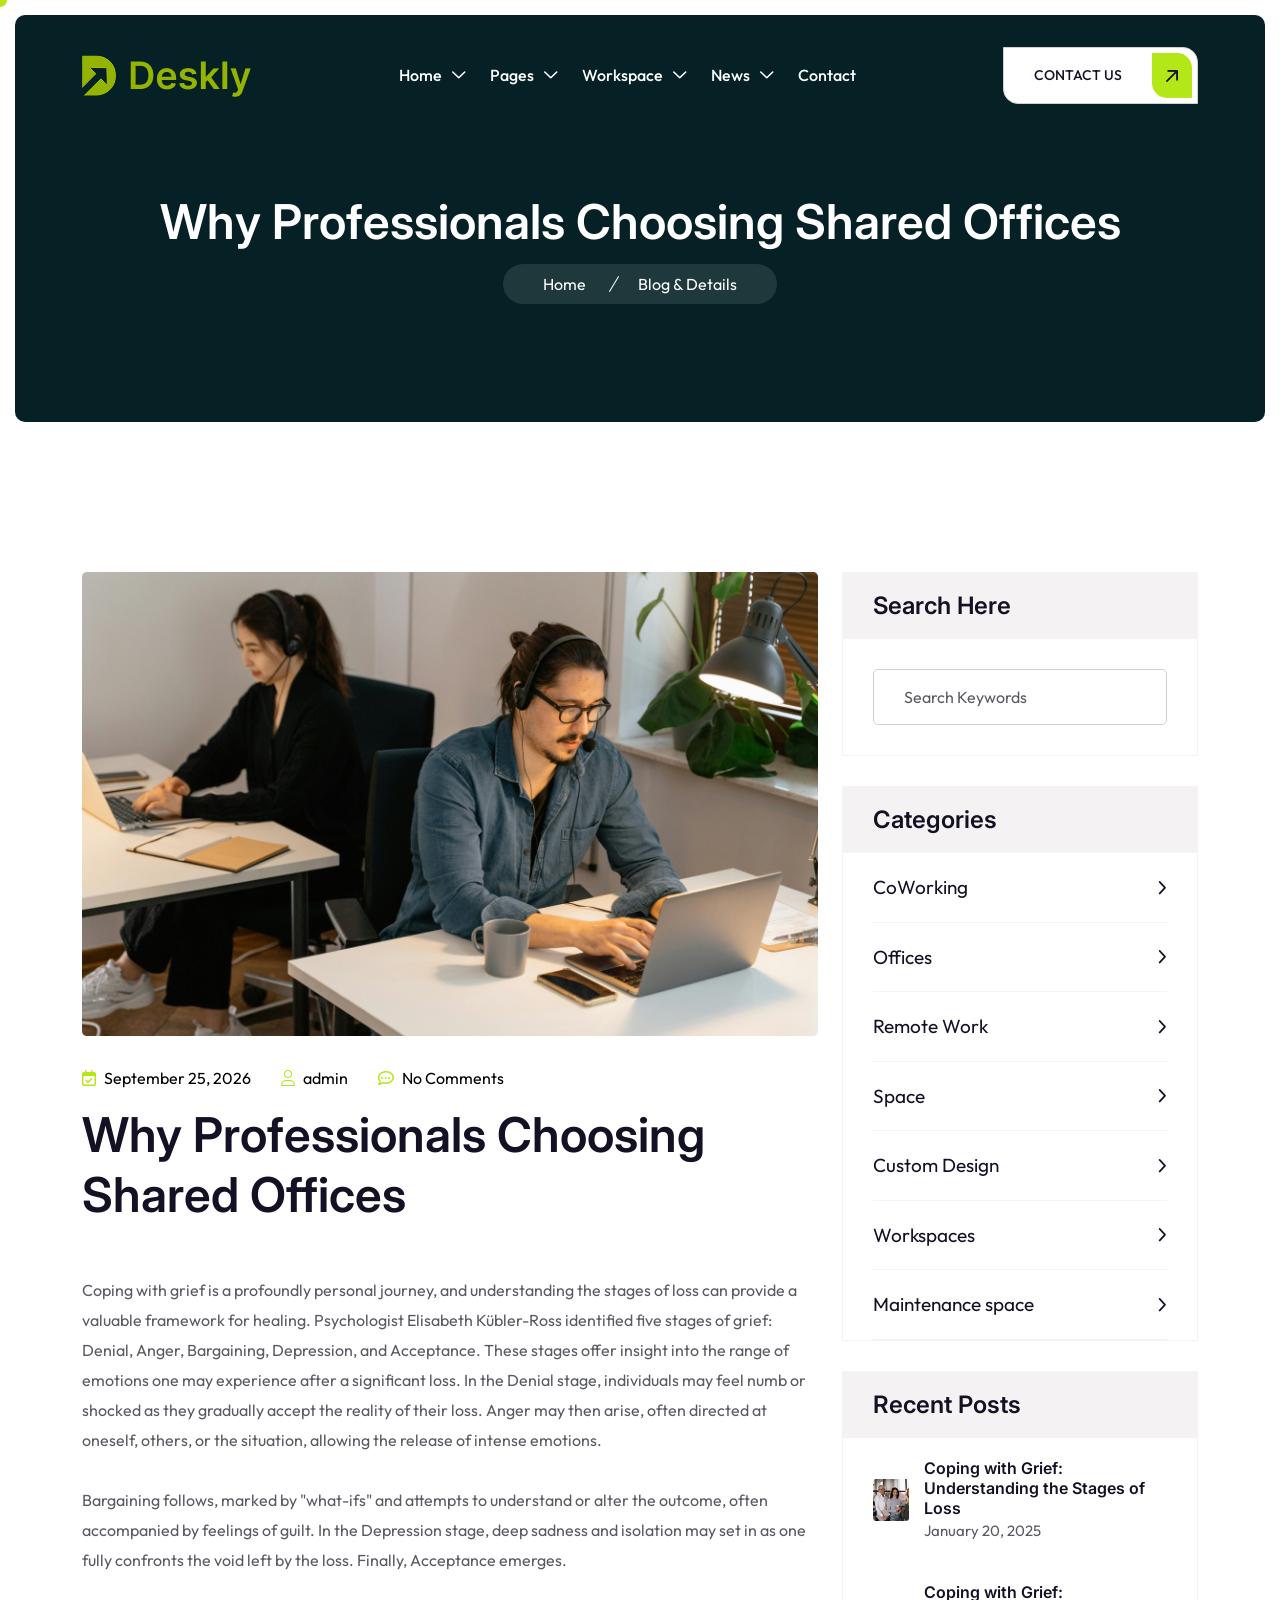
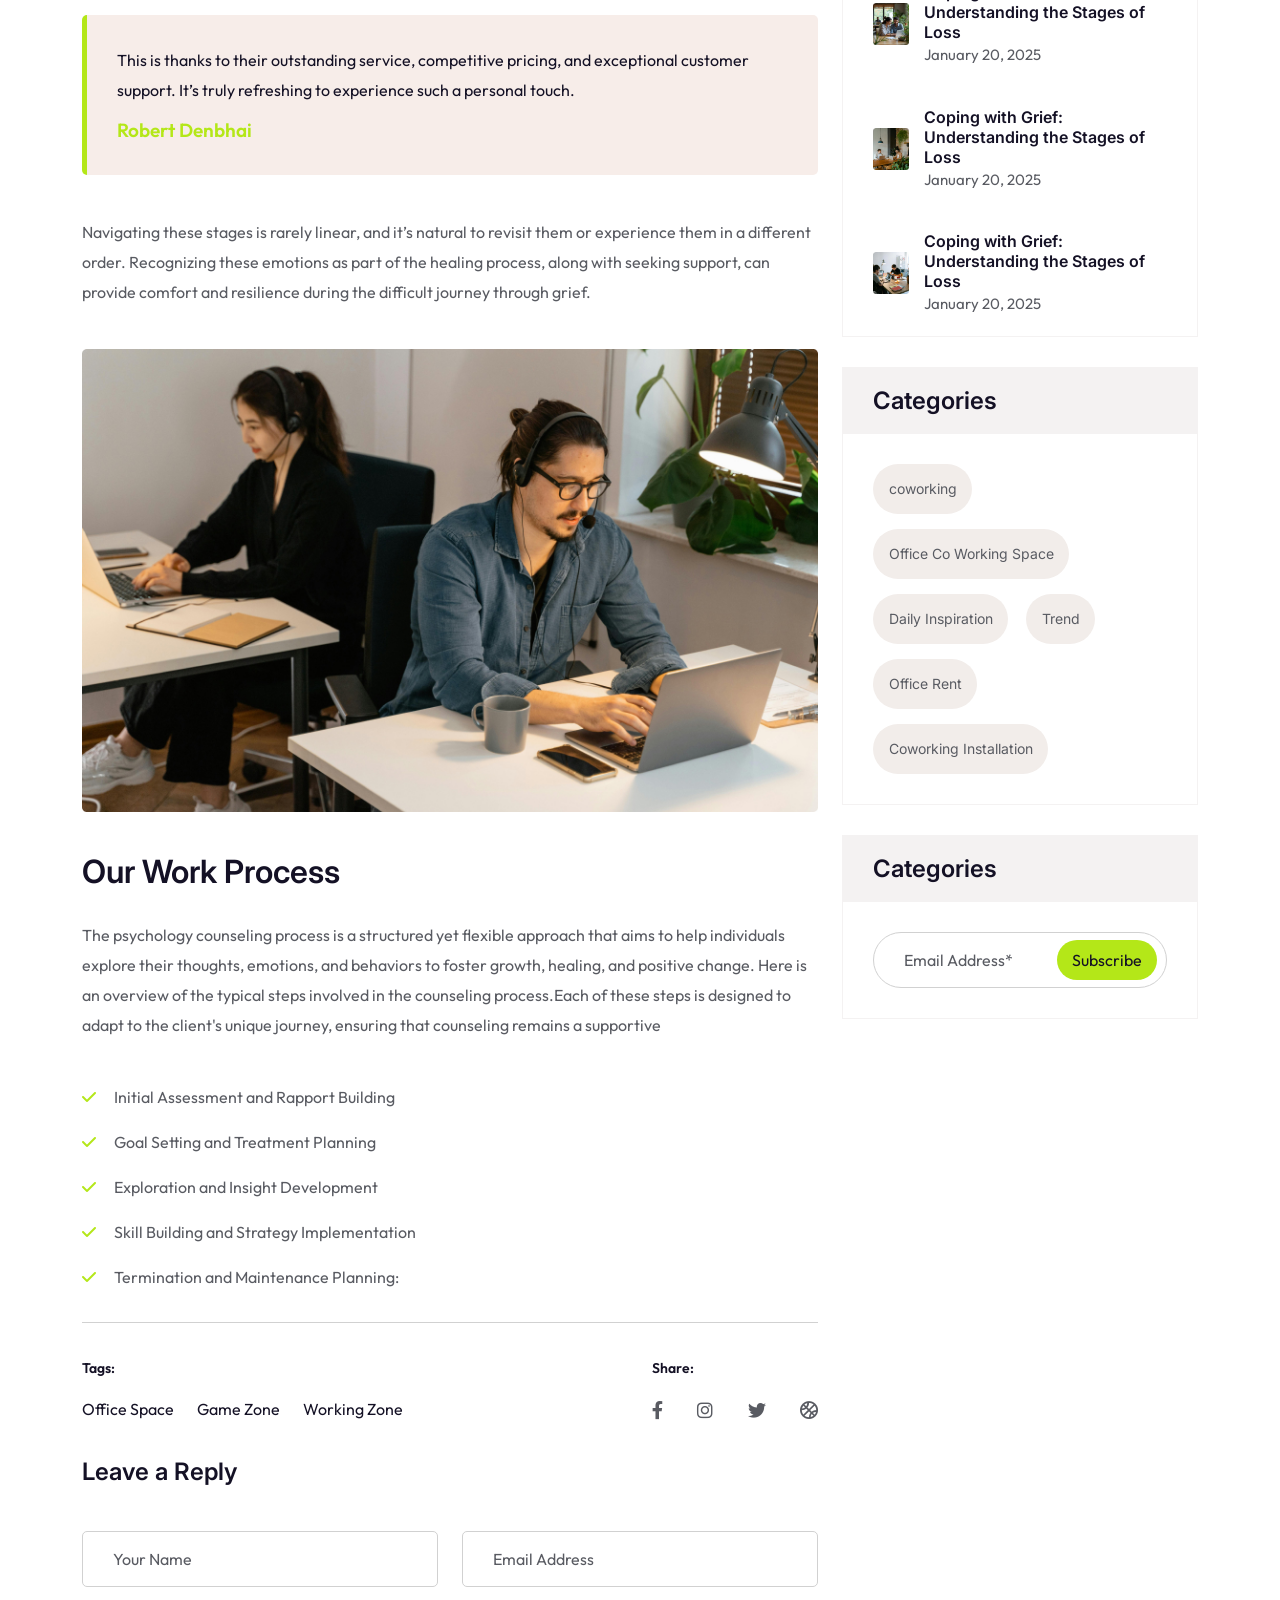
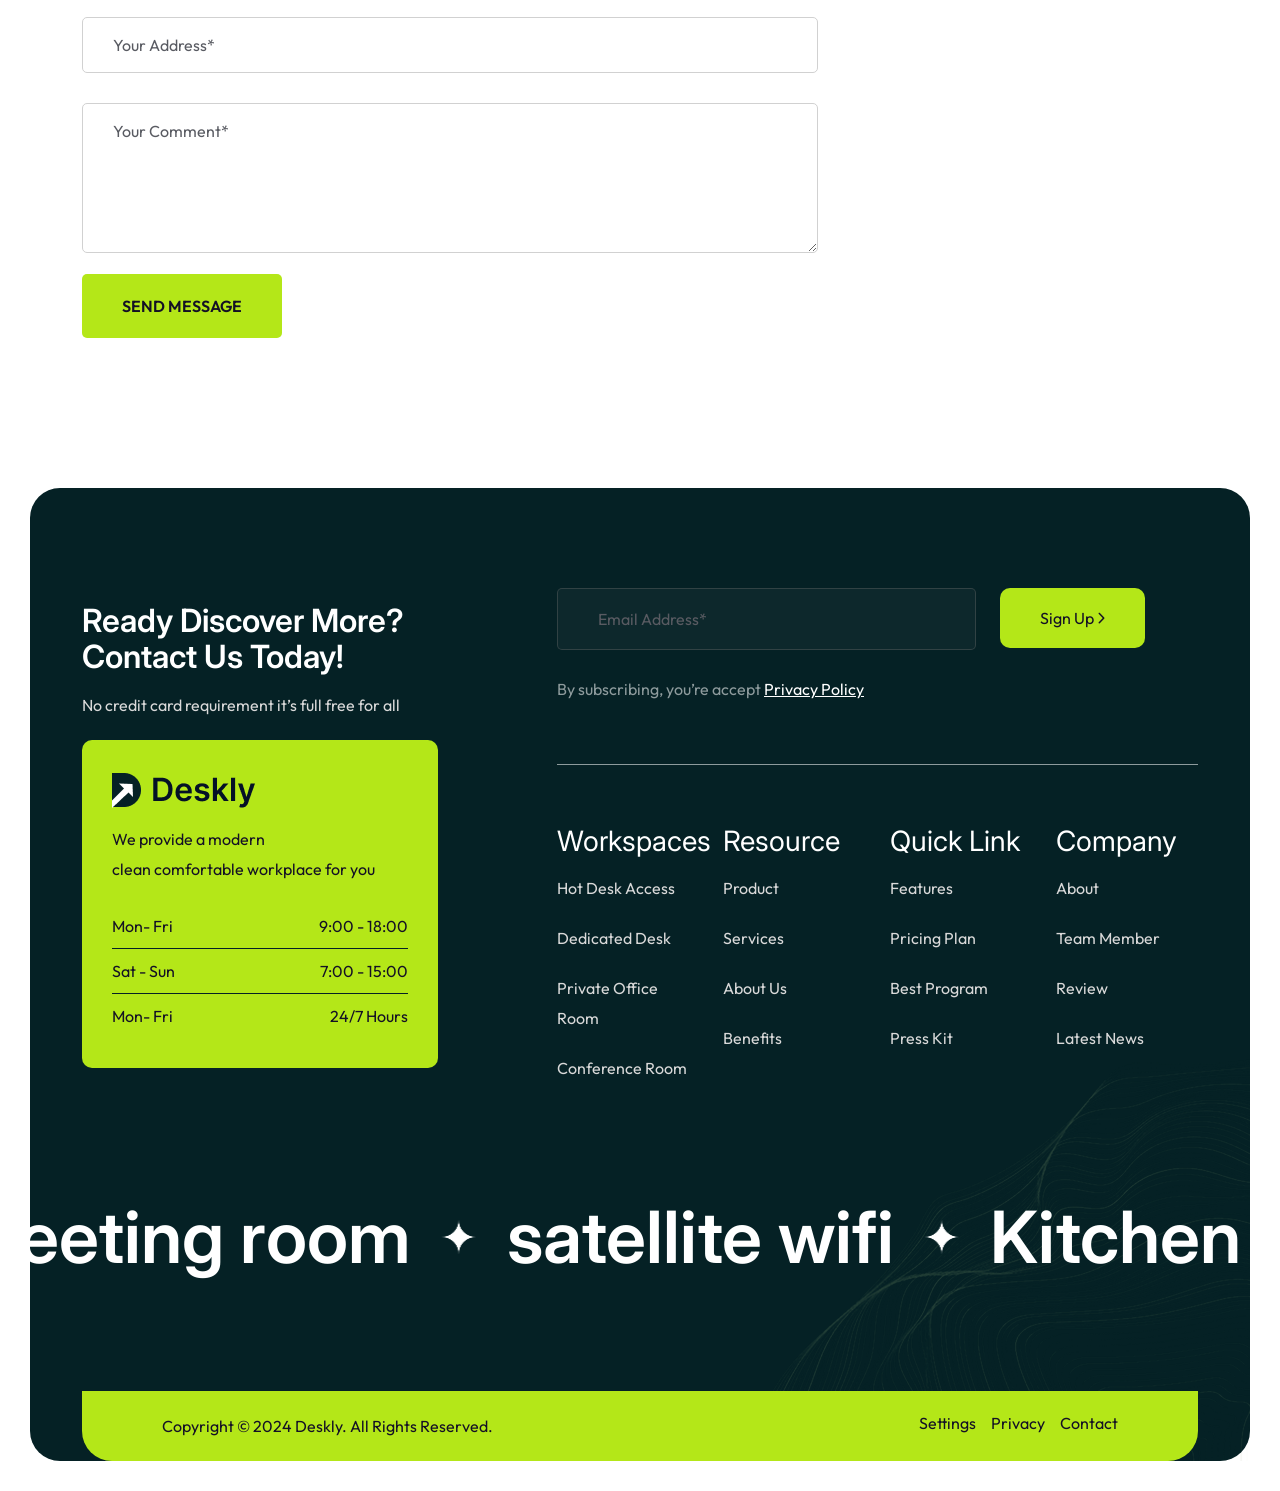
<file: blog-single.html>
<!DOCTYPE html>
<html lang="en">
<head>
    <meta charset="UTF-8">
    <meta http-equiv="X-UA-Compatible" content="IE=edge">
    <meta name="viewport" content="width=device-width, initial-scale=1.0">
    <meta name="author" content="inventxlab">
    <meta name="description" content="Deskly - Coworking Space HTML Template">
    <link rel="shortcut icon" href="assets/images/favicon.svg">
    <title>Deskly - Coworking Space HTML Template</title>
    <link rel="stylesheet" href="./assets/css/bootstrap.min.css">
    <link rel="stylesheet" href="./assets/css/all.min.css">
    <link rel="stylesheet" href="./assets/css/aos.css">
    <link rel="stylesheet" href="./assets/css/glightbox.min.css">
    <link rel="stylesheet" href="./assets/css/webexbaseicon.css">
    <link rel="stylesheet" href="./assets/css/odometer-theme-default.css">
    <link rel="stylesheet" href="./assets/css/glightbox.min.css">
    <link rel="stylesheet" href="./assets/css/swiper-bundle.min.css">
    <link rel="stylesheet" href="./assets/css/main.css">
</head>

<body class="ixl-magic-cursor">

    <!-- Magic cursor HTML structure -->
    <div id="magic-cursor">
        <div id="ball"></div>
    </div>

    <!-- Pre Loader -->
    <div id="preloader" class="preloader">
        <div class="animation-preloader">
            <div class="spinner">
            </div>
            <div class="txt-loading">
                <span data-text-preloader="D" class="letters-loading"> D </span>
                <span data-text-preloader="E" class="letters-loading"> E </span>
                <span data-text-preloader="S" class="letters-loading"> S </span>
                <span data-text-preloader="K" class="letters-loading"> K </span>
                <span data-text-preloader="L" class="letters-loading"> L </span>
                <span data-text-preloader="Y" class="letters-loading"> Y </span>
            </div>
        </div>
        <div class="loader">
            <div class="row">
                <div class="col-3 loader-section section-left">
                    <div class="bg"></div>
                </div>
                <div class="col-3 loader-section section-left">
                    <div class="bg"></div>
                </div>
                <div class="col-3 loader-section section-right">
                    <div class="bg"></div>
                </div>
                <div class="col-3 loader-section section-right">
                    <div class="bg"></div>
                </div>
            </div>
        </div>
    </div>

    <!-- start page-wrap -->
    <div class="ixl-page-wrap">

        <!-- header start -->
        <header class="ixl-site-header header-global">
            <div class="header__wrap stricky">
                <div class="container">
                    <div class="header__inner ul_li_between d-flex align-items-center justify-content-between">
                        <div class="header__logo">
                            <a href="index.html"><img src="assets/images/logo-03.png" alt="brand logo"></a>
                        </div>
                        <div class="main-menu__wrap ul_li navbar navbar-expand-lg">
                            <nav class="main-menu collapse navbar-collapse">
                                <ul>
                                    <li class="menu-item-has-children active"><a href="index.html"><span>Home</span></a>
                                        <ul class="submenu">
                                            <li><a href="index.html"><span>Home V1</span></a></li>
                                            <li><a href="index-02.html"><span>Home V2</span></a> </li>
                                            <li><a href="index-03.html"><span>Home V3</span></a></li>
                                        </ul>
                                    </li>
                                    <li class="menu-item-has-children">
                                        <a href="#!"><span>Pages</span></a>
                                        <ul class="submenu">
                                            <li><a href="about.html"><span>About</span></a></li>
                                            <li><a href="team.html"><span>Team</span></a>
                                            <li><a href="team-single.html"><span>Team Details</span></a>
                                            <li><a href="gallery.html"><span>Gallery</span></a></li>
                                            <li><a href="pricing.html"><span>Pricing</span></a></li>
                                            
                                        </ul>
                                    </li>
                                    <li class="menu-item-has-children">
                                        <a href="workspaces-02.html"><span>Workspace</span></a>
                                        <ul class="submenu">
                                            
                                            <li><a href="workspaces-02.html"><span>Workspace V2</span></a></li>
                                            <li><a href="workspaces-single.html"><span>Workspace Details</span></a>
                                            </li>
                                        </ul>
                                    </li>
                                    <li class="menu-item-has-children">
                                        <a href="blog-standard.html"><span>News</span></a>
                                        <ul class="submenu">
                                            <li><a href="blog-standard.html"><span>Blog Standard</span></a></li>
                                            
                                            <li class="active"><a href="blog-single.html"><span>Blog Details</span></a>
                                            </li>
                                        </ul>
                                    </li>
                                    <li><a href="contact.html"><span>Contact</span></a></li>
                                </ul>
                            </nav>
                        </div>
                        <div class="ixl-header-one-buttons d-none d-xl-flex">
                            <a href="contact.html" class="btn-style-2">CONTACT US
                                <i class="fa-regular fa-arrow-up-left"></i>
                            </a>
                        </div>
                        <div class="ixl-hamburger-menu">
                            <div class="ixl-nav-mobile">
                                <div class="ixl-nav-mobile-button">
                                    <i class="fa-solid fa-bars"></i>
                                </div>
                            </div>
                        </div>
                    </div>
                </div>
            </div>
            <div class="ixl-header-wrap">
                <div class="ixl-header-menu">
                    <div class="ixl-header-menu-scroll">
                        <div class="ixl-menu-close ixl-hide-xl ixl-close"></div>
                        <div class="ixl-logo-mobile ixl-hide-xl">
                            <a href="index.html" rel="home"><img src="assets/images/logo.png" alt="brand logo"></a>
                        </div>
                        <div class="ixl-header-mobile-search ixl-hide-xl">
                            <form role="search" action="#">
                                <input type="text" placeholder="Search..." name="s" class="search-field">
                                <button type="submit" class="search-submit"><i
                                        class="fa-regular fa-magnifying-glass"></i></button>
                            </form>
                        </div>
                        <nav class="ixl-header-nav">
                            <ul class="ixl-menu-primary clearfix">
                                <li class="menu-item menu-item-has-children">
                                    <a href="#"><span>Home</span></a>
                                    <ul class="sub-menu">
                                        <li class="menu-item"><a href="index.html"><span>Home V1</span></a></li>
                                        <li class="menu-item"><a href="index-02.html"><span>Home V2</span></a></li>
                                        <li class="menu-item"><a href="index-03.html"><span>Home V3</span></a></li>
                                    </ul>
                                </li>
                                <li class="menu-item menu-item-has-children">
                                    <a href="#"><span>Pages</span></a>
                                    <ul class="sub-menu">
                                        <li class="menu-item"><a href="about.html"><span>About</span></a> </li>
                                        <li class="menu-item"><a href="team.html"><span>Team</span></a> </li>
                                        <li class="menu-item"><a href="team-single.html"><span>Team Details</span></a>
                                        </li>
                                        
                                        <li class="menu-item"><a href="gallery.html"><span>Gallery</span></a> </li>
                                        <li class="menu-item"><a href="pricing.html"><span>Pricing</span></a> </li>
                                        
                                    </ul>
                                </li>
                                <li class="menu-item menu-item-has-children">
                                    <a href="workspaces-02.html"><span>Workspace</span></a>
                                    <ul class="sub-menu">
                                        
                                        <li class="menu-item"><a href="workspaces-02.html"><span>Workspace V2</span></a>
                                        </li>
                                        <li class="menu-item"><a href="workspaces-single.html"><span>Workspace
                                                    Details</span></a> </li>
                                    </ul>
                                </li>
                                <li class="menu-item menu-item-has-children">
                                    <a href="blog-standard.html"><span>Blog</span></a>
                                    <ul class="sub-menu">
                                        <li class="menu-item"><a href="blog-standard.html"><span>Blog
                                                    Standard</span></a></li>
                                        
                            </ul>
                        </nav>
                    </div>
                </div>
                <div class="ixl-header-menu-backdrop"></div>
            </div>
        </header>
        <div class="body-overlay"></div>
        <!-- header end -->

        <!-- breadcrumb -->
        <section class="ixl-breadcrumb">
            <div class="container">
                <div class="ixl-breadcrumb-wrapper">
                    <div class="row">
                        <div class="col-12">
                            <div class="ixl-breadcrumb-content">
                                <h1 class="header-xl txt-anim-2" data-aos="fade-up" data-aos-delay="400"
                                    data-aos-duration="800">Why Professionals Choosing Shared Offices</h1>
                                <ul data-aos="fade-up" data-aos-delay="500" data-aos-duration="1000">
                                    <li class="text"><a href="index.html">Home</a> <i
                                            class="fa-sharp-duotone fa-light fa-slash-forward"></i>
                                    <li class="text">Blog & Details</li>
                                </ul>
                            </div>
                        </div>
                    </div>
                </div>
            </div>
        </section>

        <!--blog section-->
        <section class="ixl-blog ptb-150">
            <div class="container">
                <div class="ixl-blog-wrapper">
                    <div class="row gy-30">
                        <div class="col-lg-8">
                            <div class="ixl-blog-inner">
                                <div class="blog-thumb mb-30" data-aos="fade-up" data-aos-delay="400"
                                    data-aos-duration="800">
                                    <img src="./assets/images/blog/single/single-image.jpg" class="img-fluid"
                                        alt="blog single">
                                </div>
                                <div class="meta-infos" data-aos="fade-up" data-aos-delay="400" data-aos-duration="800">
                                    <div class="date">
                                        <i class="fa-regular fa-calendar-check"></i>
                                        <span>September 25, 2026</span>
                                    </div>
                                    <div class="author">
                                        <i class="fa-light fa-user"></i>
                                        <span>admin</span>
                                    </div>
                                    <div class="comment">
                                        <i class="fa-sharp fa-regular fa-comment-dots"></i>
                                        <span>No Comments</span>
                                    </div>
                                </div>
                                <div class="title mb-50" data-aos="fade-up" data-aos-delay="400"
                                    data-aos-duration="800">
                                    <h2 class="header-xl">Why Professionals Choosing Shared Offices</h2>
                                </div>
                                <div class="content mb-40" data-aos="fade-up" data-aos-delay="400"
                                    data-aos-duration="800">
                                    <p class="text mb-30">Coping with grief is a profoundly personal journey,
                                        and understanding the stages of loss can provide a valuable framework
                                        for healing. Psychologist Elisabeth Kübler-Ross identified five stages
                                        of grief: Denial, Anger, Bargaining, Depression, and Acceptance. These
                                        stages offer insight into the range of emotions one may experience after
                                        a significant loss. In the Denial stage, individuals may feel numb or
                                        shocked as they gradually accept the reality of their loss. Anger may
                                        then arise, often directed at oneself, others, or the situation,
                                        allowing the release of intense emotions.</p>
                                    <p class="text">Bargaining follows, marked by "what-ifs" and attempts to
                                        understand or alter the outcome, often accompanied by feelings of guilt.
                                        In the Depression stage, deep sadness and isolation may set in as one
                                        fully confronts the void left by the loss. Finally, Acceptance emerges.
                                    </p>
                                </div>
                                <blockquote data-aos="fade-up" data-aos-delay="400" data-aos-duration="800">
                                    <p class="text">This is thanks to their outstanding service, competitive
                                        pricing, and
                                        exceptional customer support. It’s truly refreshing to experience such a
                                        personal touch.</p>
                                    <span>Robert Denbhai</span>
                                </blockquote>
                                <div class="inner-content" data-aos="fade-up" data-aos-delay="400"
                                    data-aos-duration="800">
                                    <p class="text">Navigating these stages is rarely linear, and it’s natural
                                        to revisit them or experience them in a different order. Recognizing
                                        these emotions as part of the healing process, along with seeking
                                        support, can provide comfort and resilience during the difficult journey
                                        through grief.</p>
                                </div>
                                <div class="inner-img mb-30" data-aos="fade-up" data-aos-delay="400"
                                    data-aos-duration="800">
                                    <img src="./assets/images/blog/single/single-image.jpg" alt="blog inner single"
                                        class="img-fluid">
                                </div>
                                <div class="inner-content" data-aos="fade-up" data-aos-delay="400"
                                    data-aos-duration="800">
                                    <h3 class="header-lg mb-30">Our Work Process</h3>
                                    <p class="text">The psychology counseling process is a structured yet
                                        flexible approach that aims to help individuals explore their thoughts,
                                        emotions, and behaviors to foster growth, healing, and positive change.
                                        Here is an overview of the typical steps involved in the counseling
                                        process.Each of these steps is designed to adapt to the client's unique
                                        journey, ensuring that counseling remains a supportive</p>
                                </div>
                                <ul class="feature mb-30" data-aos="fade-up" data-aos-delay="400"
                                    data-aos-duration="800">
                                    <li class="text"><i class="fa-solid fa-check"></i> Initial Assessment and
                                        Rapport Building</li>
                                    <li class="text"><i class="fa-solid fa-check"></i> Goal Setting and
                                        Treatment Planning</li>
                                    <li class="text"><i class="fa-solid fa-check"></i> Exploration and Insight
                                        Development</li>
                                    <li class="text"><i class="fa-solid fa-check"></i> Skill Building and
                                        Strategy Implementation</li>
                                    <li class="text"><i class="fa-solid fa-check"></i> Termination and
                                        Maintenance Planning:</li>
                                </ul>
                                <div class="mb-30 divider" data-aos="fade-up" data-aos-delay="400"
                                    data-aos-duration="800"></div>
                            </div>
                            <div class="row gy-30 mb-30" data-aos="fade-up" data-aos-delay="400"
                                data-aos-duration="800">
                                <div class="col-md-9">
                                    <div class="ixl-blog-single-tags">
                                        <span class="text">Tags:</span>
                                        <ul class="items">
                                            <li><a href="#!">Office Space</a></li>
                                            <li><a href="#!">Game Zone</a></li>
                                            <li><a href="#!">Working Zone</a></li>
                                        </ul>
                                    </div>
                                </div>
                                <div class="col-md-3">
                                    <div class="ixl-blog-single-share">
                                        <span class="text">Share:</span>
                                        <div class="icon">
                                            <a href="#!"><i class="fa-brands fa-facebook-f"></i></a>
                                            <a href="#!"><i class="fa-brands fa-instagram"></i></a>
                                            <a href="#!"><i class="fa-brands fa-twitter"></i></a>
                                            <a href="#!"><i class="fa-regular fa-basketball"></i></a>
                                        </div>
                                    </div>
                                </div>
                            </div>
                            <div class="ixl-blog-single-comment-form" data-aos="fade-up" data-aos-delay="400"
                                data-aos-duration="800">
                                <div class="header">
                                    <h3 class="header-md">Leave a Reply</h3>
                                </div>
                                <form action="#" class="comment-form">
                                    <div class="row mb-30">
                                        <div class="col-md-6 mb-30">
                                            <input type="text" placeholder="Your Name" required>
                                        </div>
                                        <div class="col-md-6 mb-30">
                                            <input type="email" placeholder="Email Address" required>
                                        </div>
                                        <div class="col-12">
                                            <input type="text" placeholder="Your Address*" required>
                                        </div>
                                    </div>
                                    <textarea name="comment" placeholder="Your Comment*"></textarea>
                                    <button type="submit" class="comment-btn">Send Message</button>
                                </form>
                            </div>
                        </div>
                        <div class="col-lg-4">
                            <aside class="ixl-widget-area">
                                <div class="widget_block ixl-widget-search mb-30" data-aos="fade-up"
                                    data-aos-delay="400" data-aos-duration="800">
                                    <div class="header">
                                        <h3 class="header-md">Search Here</h3>
                                    </div>
                                    <form role="search" method="get" class="search-form" action="#">
                                        <input type="search" class="search-field" placeholder="Search Keywords" value=""
                                            name="s">
                                    </form>
                                </div>
                                <div class="widget_block ixl-widget-categories mb-30" data-aos="fade-up"
                                    data-aos-delay="400" data-aos-duration="800">
                                    <div class="header">
                                        <h3 class="header-md">Categories</h3>
                                    </div>
                                    <ul>
                                        <li><a href="#!">CoWorking <i class="fa-regular fa-angle-right"></i></a>
                                        </li>
                                        <li><a href="#!">Offices <i class="fa-regular fa-angle-right"></i></a>
                                        </li>
                                        <li><a href="#!">Remote Work <i class="fa-regular fa-angle-right"></i></a></li>
                                        <li><a href="#!">Space <i class="fa-regular fa-angle-right"></i></a>
                                        </li>
                                        <li><a href="#!">Custom Design <i class="fa-regular fa-angle-right"></i></a>
                                        </li>
                                        <li><a href="#!">Workspaces <i class="fa-regular fa-angle-right"></i></a></li>
                                        <li><a href="#!">Maintenance space <i class="fa-regular fa-angle-right"></i></a>
                                        </li>
                                    </ul>
                                </div>
                                <div class="widget_block ixl-widget-recent-post mb-30" data-aos="fade-up"
                                    data-aos-delay="400" data-aos-duration="800">
                                    <div class="header">
                                        <h3 class="header-md">Recent Posts</h3>
                                    </div>
                                    <div class="post-item">
                                        <a href="blog-single.html"><img
                                                src="./assets/images/blog/single/recent-post-01.jpg"
                                                alt="recent post"></a>
                                        <div class="content">
                                            <h4 class="header-xsmall"><a href="blog-single.html"
                                                    class="bg-line-underline">Coping with
                                                    Grief: Understanding
                                                    the Stages of Loss</a></h4>
                                            <span class="date">January 20, 2025</span>
                                        </div>
                                    </div>
                                    <div class="post-item">
                                        <a href="blog-single.html"><img
                                                src="./assets/images/blog/single/recent-post-02.jpg"
                                                alt="recent post"></a>
                                        <div class="content">
                                            <h4 class="header-xsmall"><a href="blog-single.html"
                                                    class="bg-line-underline">Coping with
                                                    Grief: Understanding
                                                    the Stages of Loss</a></h4>
                                            <span class="date">January 20, 2025</span>
                                        </div>
                                    </div>
                                    <div class="post-item">
                                        <a href="blog-single.html"><img
                                                src="./assets/images/blog/single/recent-post-03.jpg"
                                                alt="recent post"></a>
                                        <div class="content">
                                            <h4 class="header-xsmall"><a href="blog-single.html"
                                                    class="bg-line-underline">Coping with
                                                    Grief: Understanding
                                                    the Stages of Loss</a></h4>
                                            <span class="date">January 20, 2025</span>
                                        </div>
                                    </div>
                                    <div class="post-item">
                                        <a href="blog-single.html"><img
                                                src="./assets/images/blog/single/recent-post-04.jpg"
                                                alt="recent post"></a>
                                        <div class="content">
                                            <h4 class="header-xsmall"><a href="blog-single.html"
                                                    class="bg-line-underline">Coping with
                                                    Grief: Understanding
                                                    the Stages of Loss</a></h4>
                                            <span class="date">January 20, 2025</span>
                                        </div>
                                    </div>
                                </div>
                                <div class="widget_block ixl-widget-tags mb-30" data-aos="fade-up" data-aos-delay="400"
                                    data-aos-duration="800">
                                    <div class="header">
                                        <h3 class="header-md">Categories</h3>
                                    </div>
                                    <div class="tagcloud">
                                        <a href="#!">coworking</a>
                                        <a href="#!">Office Co Working Space</a>
                                        <a href="#!">Daily Inspiration</a>
                                        <a href="#!">Trend</a>
                                        <a href="#!">Office Rent</a>
                                        <a href="#!">Coworking Installation </a>
                                    </div>
                                </div>
                                <div class="widget_block ixl-widget-newsletter mb-30" data-aos="fade-up"
                                    data-aos-delay="400" data-aos-duration="800">
                                    <div class="header">
                                        <h3 class="header-md">Categories</h3>
                                    </div>
                                    <form action="#" class="newsletter-form">
                                        <input type="email" placeholder="Email Address*" required>
                                        <button type="submit">Subscribe</button>
                                    </form>
                                </div>
                            </aside>
                        </div>
                    </div>
                </div>
            </div>
        </section>

        <!-- footer -->
        <footer class="ixl-footer">
            <div class="container">
                <div class="ixl-footer-wrapper">
                    <div class="row justify-content-between align-items-center gy-30">
                        <div class="col-lg-4">
                            <div class="ixl-footer-left">
                                <h2 class="header-lg text-white">Ready Discover More? Contact Us Today!</h2>
                                <p class="text desc">No credit card requirement it’s full free for all</p>
                                <div class="footer-workplace-time">
                                    <a href="index.html"><img src="./assets/images/logo.png" alt="footer logo"></a>
                                    <p class="text">We provide a modern <br> clean comfortable workplace for you
                                    </p>
                                    <ul>
                                        <li>
                                            <span>Mon- Fri</span>
                                            <span>9:00 - 18:00</span>
                                        </li>
                                        <li>
                                            <span>Sat - Sun</span>
                                            <span>7:00 - 15:00</span>
                                        </li>
                                        <li>
                                            <span>Mon- Fri</span>
                                            <span>24/7 Hours</span>
                                        </li>
                                    </ul>
                                </div>
                            </div>
                        </div>
                        <div class="col-lg-7">
                            <div class="ixl-footer-right">
                                <div class="newsletter mb-30">
                                    <form action="#">
                                        <div class="row g-4">
                                            <div class="col-12 col-md-8 col-xxl-9">
                                                <input type="email" placeholder="Email Address*" required>
                                            </div>
                                            <div class="col-12 col-md-4 col-xxl-3">
                                                <button type="submit">Sign Up <i
                                                        class="fa-regular fa-angle-right"></i></button>
                                            </div>
                                            <div class="col-12">
                                                <p class="text newsletter-text">By subscribing, you’re accept <a
                                                        href="#">Privacy Policy</a></p>
                                            </div>
                                        </div>
                                    </form>
                                </div>
                                <div class="divider"></div>
                                <div class="row gy-30">
                                    <div class="col-6 col-lg-6 col-xl-3">
                                        <div class="footer-menu">
                                            <h3 class="text-white">Workspaces</h3>
                                            <ul>
                                                <li><a href="workspaces-single.html" class="text">Hot Desk Access</a>
                                                </li>
                                                <li><a href="workspaces-single.html" class="text">Dedicated Desk</a>
                                                </li>
                                                <li><a href="workspaces-single.html" class="text">Private Office
                                                        Room</a></li>
                                                <li><a href="workspaces-single.html" class="text">Conference Room</a>
                                                </li>
                                            </ul>
                                        </div>
                                    </div>
                                    <div class="col-6 col-lg-6 col-xl-3">
                                        <div class="footer-menu">
                                            <h3 class="text-white">Resource</h3>
                                            <ul>
                                                <li><a href="#" class="text">Product</a></li>
                                                <li><a href="#" class="text">Services</a></li>
                                                <li><a href="about.html" class="text">About Us</a></li>
                                                <li><a href="contact.html" class="text">Benefits</a></li>
                                            </ul>
                                        </div>
                                    </div>
                                    <div class="col-6 col-lg-6 col-xl-3">
                                        <div class="footer-menu">
                                            <h3 class="text-white">Quick Link</h3>
                                            <ul>
                                                <li><a href="#" class="text">Features</a></li>
                                                <li><a href="pricing.html" class="text">Pricing Plan</a></li>
                                                <li><a href="gallery.html" class="text">Best Program</a></li>
                                                <li><a href="#" class="text">Press Kit</a></li>
                                            </ul>
                                        </div>
                                    </div>
                                    <div class="col-6 col-lg-6 col-xl-3">
                                        <div class="footer-menu">
                                            <h3 class="text-white">Company</h3>
                                            <ul>
                                                <li><a href="about.html" class="text">About</a></li>
                                                <li><a href="team.html" class="text">Team Member</a></li>
                                                <li><a href="#" class="text">Review</a></li>
                                                <li><a href="blog-standard.html" class="text">Latest News</a></li>
                                            </ul>
                                        </div>
                                    </div>
                                </div>
                            </div>
                        </div>
                    </div>
                </div>
            </div>
            <div class="ixl-marquee-wrapper-footer">
                <div class="marquee-right" data-aos="fade-in" data-aos-duration="1200">
                    <div class="marquee-inner">
                        <a href="#"><span class="ixl-heading-xl">meeting room</span></a>
                        <a href="#"><img src="./assets/images/footer/footer-marquee.svg" alt="marquee image"></a>
                        <a href="#"><span class="ixl-heading-xl">satellite wifi</span></a>
                        <a href="#"><img src="./assets/images/footer/footer-marquee.svg" alt="marquee image"></a>
                        <a href="#"><span class="ixl-heading-xl">Kitchen & bar</span></a>
                        <a href="#"><img src="./assets/images/footer/footer-marquee.svg" alt="marquee image"></a>
                    </div>
                </div>
            </div>
            <div class="container">
                <div class="ixl-footer-copyright-wrapper">
                    <div class="row">
                        <div class="col-md-6">
                            <div class="ixl-copyright-text">
                                <p class="text">Copyright © 2024 Deskly. All Rights Reserved.</p>
                            </div>
                        </div>
                        <div class="col-md-6">
                            <ul class="ixl-copyright-menu">
                                
                                <li><a href="#!">Settings</a></li>
                                <li><a href="#!">Privacy</a></li>
                                <li><a href="contact.html">Contact</a></li>
                            </ul>
                        </div>
                    </div>
                </div>
            </div>
            <img src="./assets/images/footer/footer-shape.png" alt="footer shape" class="footer-shape-img">
        </footer>

    </div> <!-- end page-wrap -->

    <!-- back to top button -->
    <div class="cloudflow-progress-wrap">
        <svg class="cloudflow-progress-circle svg-content" width="100%" height="100%" viewBox="-1 -1 102 102">
            <path d="M50,1 a40,40 0 1,1 0,98 a40,40 0 1,1 0,-98" />
        </svg>
        <i class="fa-solid fa-arrow-up cloudflow-scroll-icon"></i>
    </div>

    <script src="./assets/js/jquery-4.0.0.min.js"></script>
    <script src="./assets/js/bootstrap.bundle.min.js"></script>
    <script src="./assets/js/gsap.min.js"></script>
    <script src="./assets/js/ScrollTrigger.min.js"></script>
    <script src="./assets/js/SplitText.min.js"></script>
    <script src="./assets/js/swiper-bundle.min.js"></script>
    <script src="./assets/js/aos.js"></script>
    <script src="./assets/js/jquery.appaer.min.js"></script>
    <script src="./assets/js/lenis.js"></script>
    <script src="./assets/js/odometer.min.js"></script>
    <script src="./assets/js/jquery.marquee.min.js"></script>
    <script src="./assets/js/glightbox.min.js"></script>
    <script src="./assets/js/theia-sticky-sidebar.min.js"></script>
    <script src="./assets/js/sticky-kit.min.js"></script>
    <script src="./assets/js/cursor.js"></script>
    <script src="./assets/js/main.js"></script>
</body>

</html>
</file>
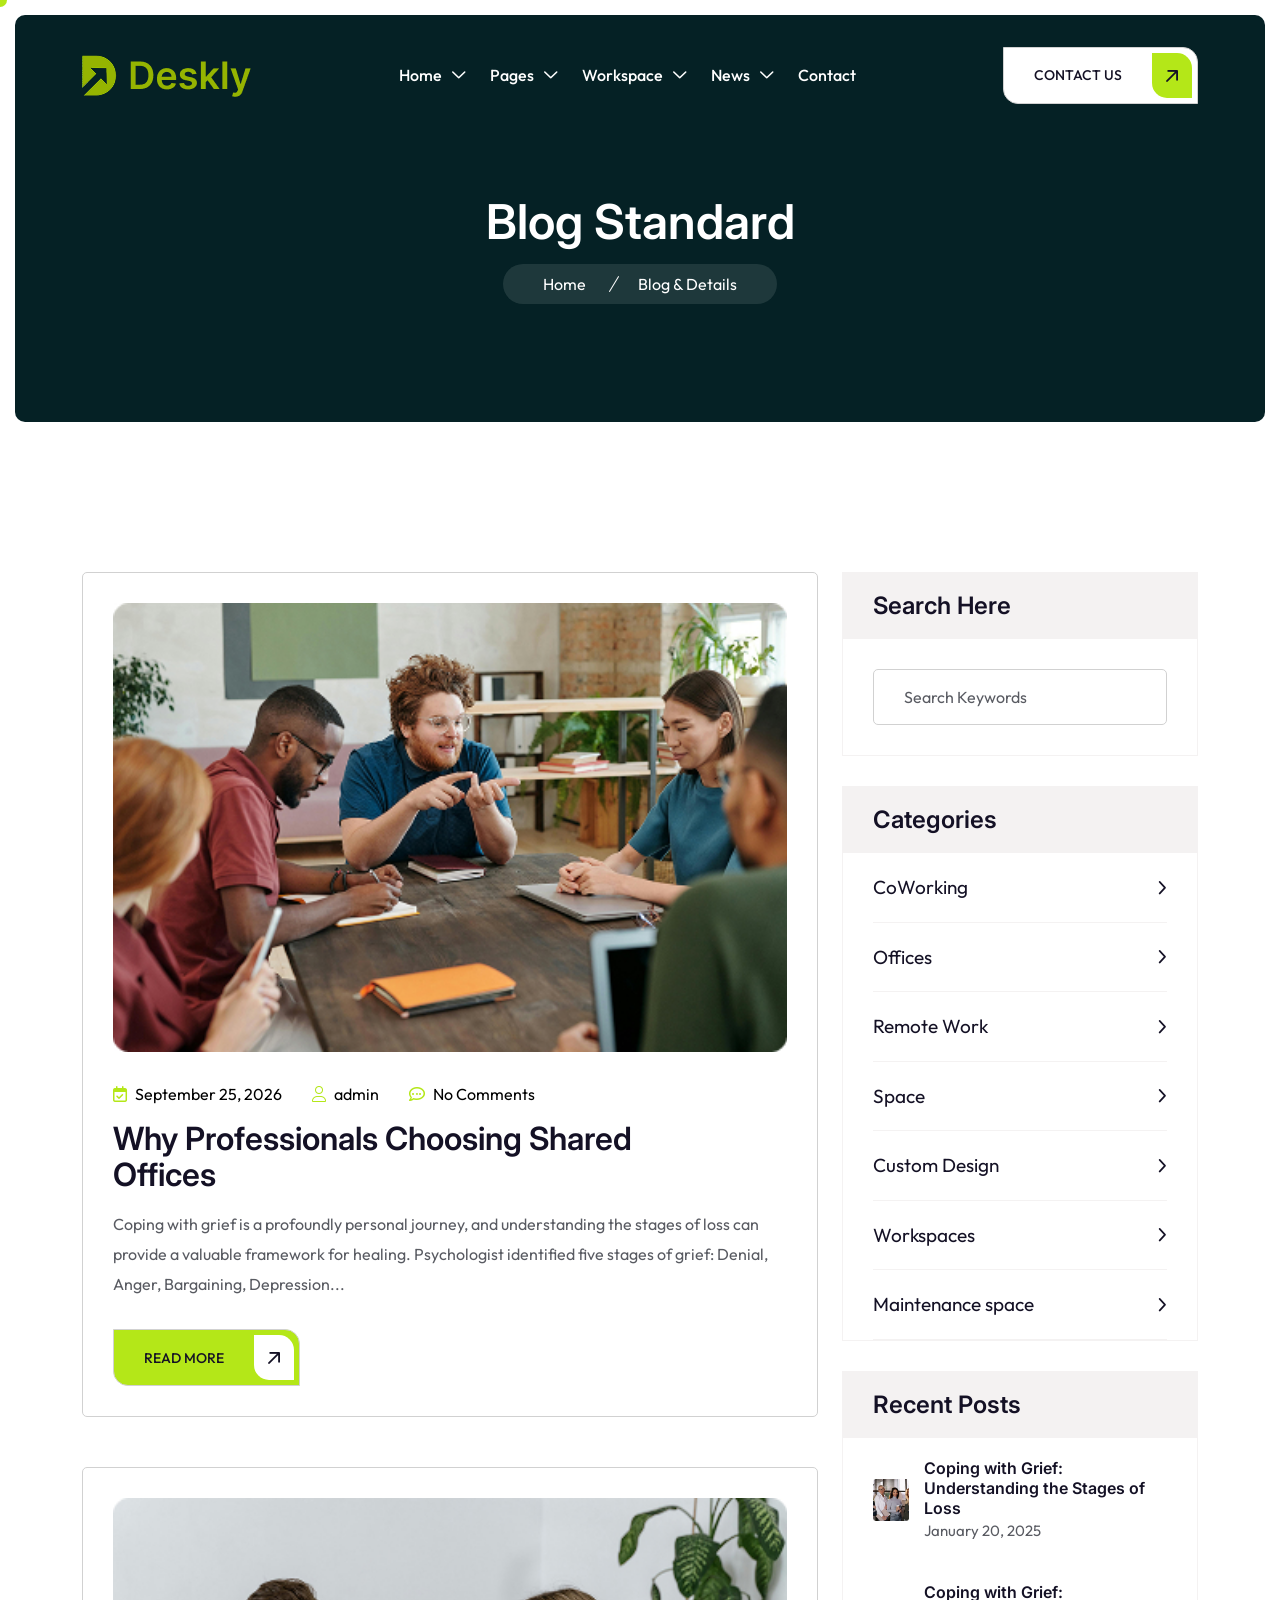
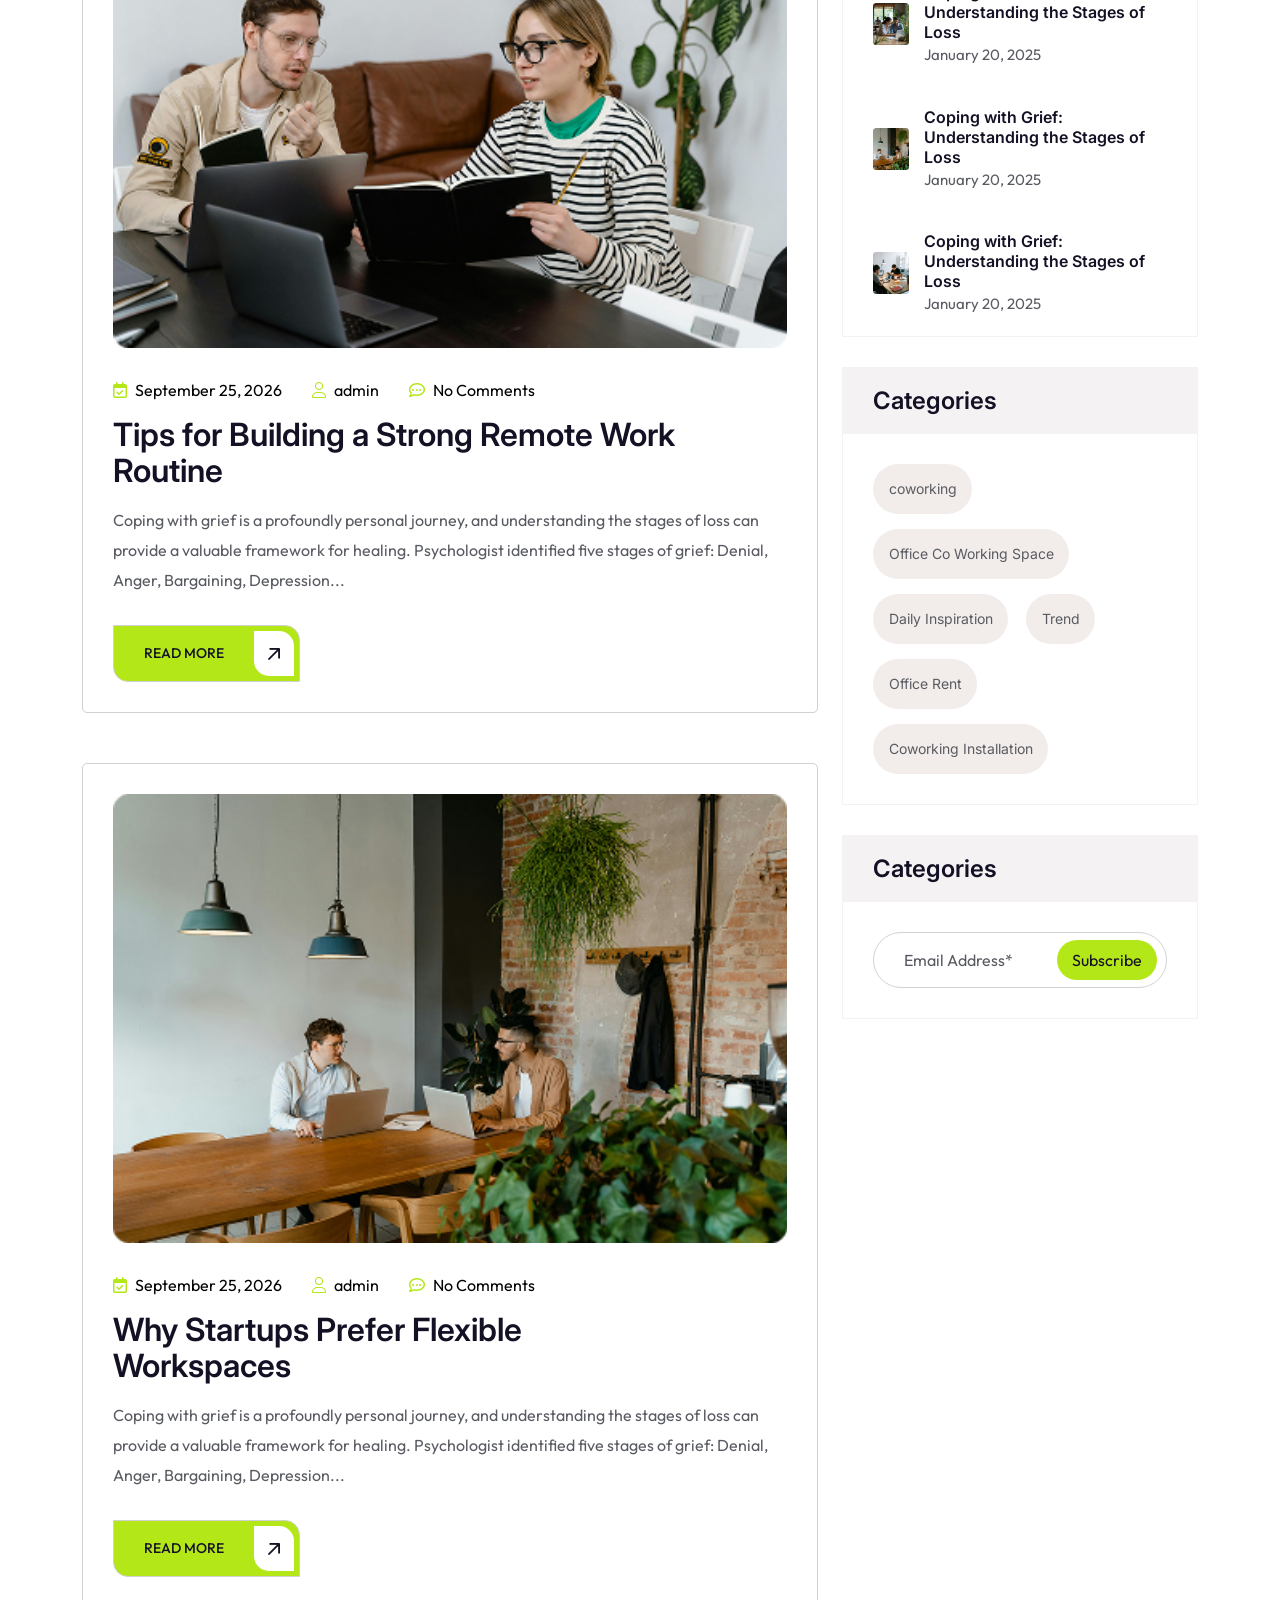
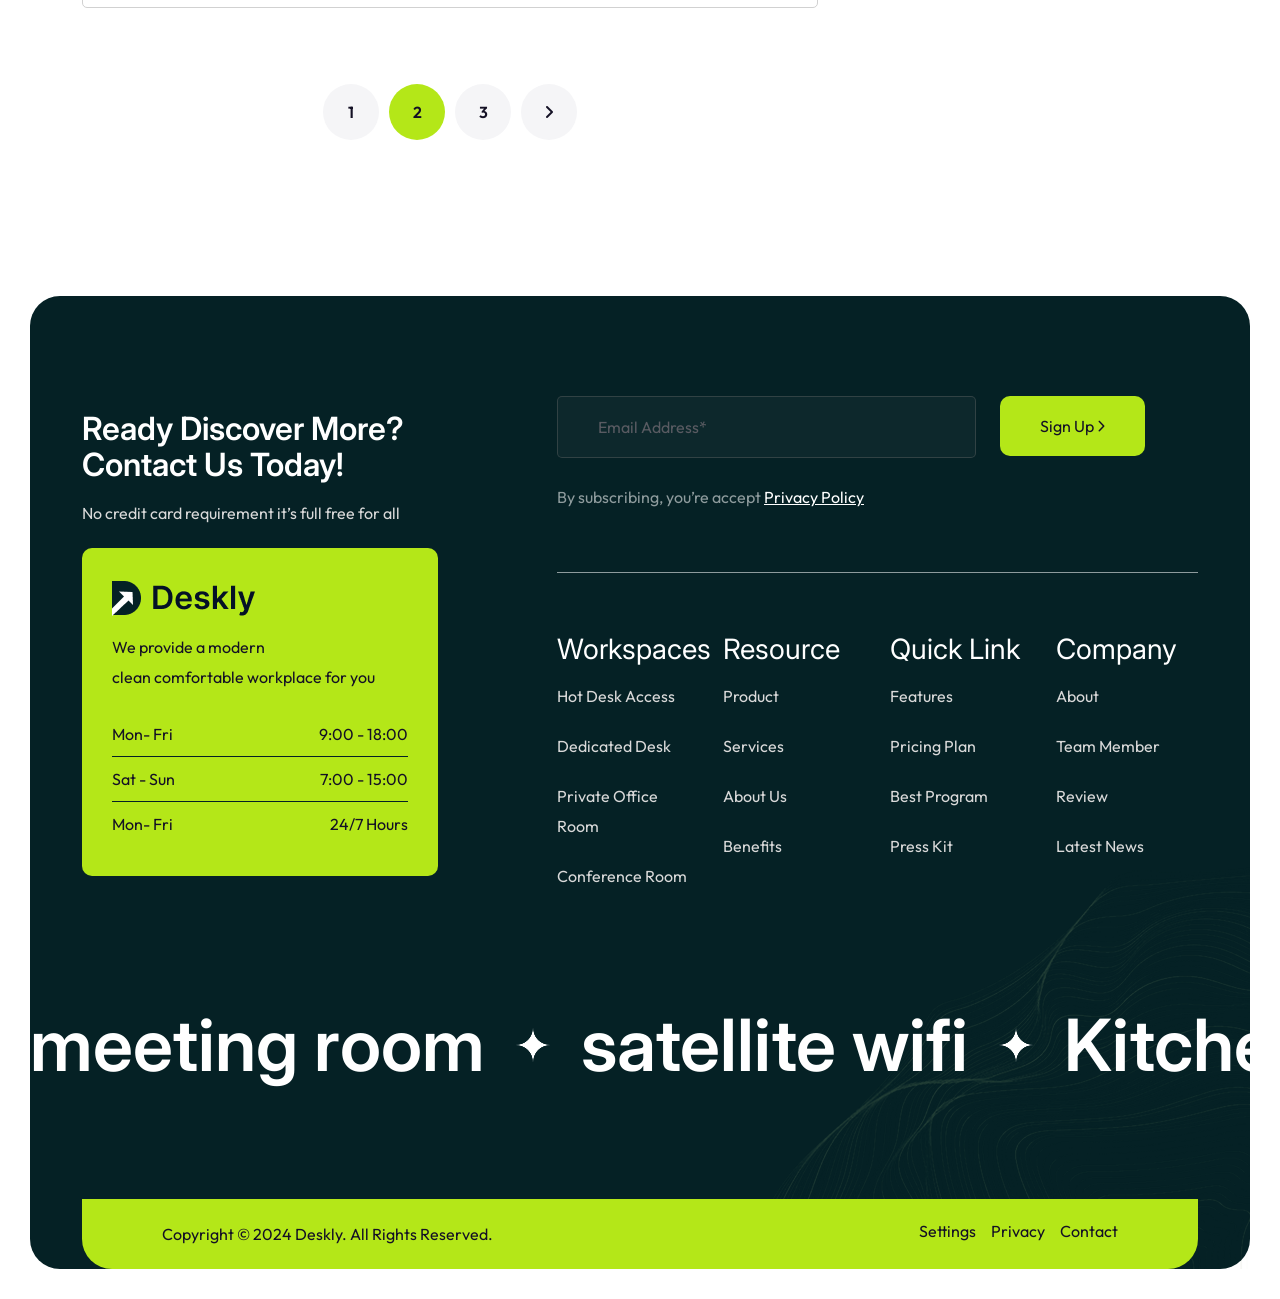
<file: blog-standard.html>
<!DOCTYPE html>
<html lang="en">
<head>
    <meta charset="UTF-8">
    <meta http-equiv="X-UA-Compatible" content="IE=edge">
    <meta name="viewport" content="width=device-width, initial-scale=1.0">
    <meta name="author" content="inventxlab">
    <meta name="description" content="Deskly - Coworking Space HTML Template">
    <link rel="shortcut icon" href="assets/images/favicon.svg">
    <title>Deskly - Coworking Space HTML Template</title>
    <link rel="stylesheet" href="./assets/css/bootstrap.min.css">
    <link rel="stylesheet" href="./assets/css/all.min.css">
    <link rel="stylesheet" href="./assets/css/aos.css">
    <link rel="stylesheet" href="./assets/css/glightbox.min.css">
    <link rel="stylesheet" href="./assets/css/webexbaseicon.css">
    <link rel="stylesheet" href="./assets/css/odometer-theme-default.css">
    <link rel="stylesheet" href="./assets/css/glightbox.min.css">
    <link rel="stylesheet" href="./assets/css/swiper-bundle.min.css">
    <link rel="stylesheet" href="./assets/css/main.css">
</head>

<body class="ixl-magic-cursor">

    <!-- Magic cursor HTML structure -->
    <div id="magic-cursor">
        <div id="ball"></div>
    </div>

    <!-- Pre Loader -->
    <div id="preloader" class="preloader">
        <div class="animation-preloader">
            <div class="spinner">
            </div>
            <div class="txt-loading">
                <span data-text-preloader="D" class="letters-loading"> D </span>
                <span data-text-preloader="E" class="letters-loading"> E </span>
                <span data-text-preloader="S" class="letters-loading"> S </span>
                <span data-text-preloader="K" class="letters-loading"> K </span>
                <span data-text-preloader="L" class="letters-loading"> L </span>
                <span data-text-preloader="Y" class="letters-loading"> Y </span>
            </div>
        </div>
        <div class="loader">
            <div class="row">
                <div class="col-3 loader-section section-left">
                    <div class="bg"></div>
                </div>
                <div class="col-3 loader-section section-left">
                    <div class="bg"></div>
                </div>
                <div class="col-3 loader-section section-right">
                    <div class="bg"></div>
                </div>
                <div class="col-3 loader-section section-right">
                    <div class="bg"></div>
                </div>
            </div>
        </div>
    </div>

    <!-- start page-wrap -->
    <div class="ixl-page-wrap">

        <!-- header start -->
        <header class="ixl-site-header header-global">
            <div class="header__wrap stricky">
                <div class="container">
                    <div class="header__inner ul_li_between d-flex align-items-center justify-content-between">
                        <div class="header__logo">
                            <a href="index.html"><img src="assets/images/logo-03.png" alt="brand logo"></a>
                        </div>
                        <div class="main-menu__wrap ul_li navbar navbar-expand-lg">
                            <nav class="main-menu collapse navbar-collapse">
                                <ul>
                                    <li class="menu-item-has-children active"><a href="index.html"><span>Home</span></a>
                                        <ul class="submenu">
                                            <li><a href="index.html"><span>Home V1</span></a></li>
                                            <li><a href="index-02.html"><span>Home V2</span></a> </li>
                                            <li><a href="index-03.html"><span>Home V3</span></a></li>
                                        </ul>
                                    </li>
                                    <li class="menu-item-has-children">
                                        <a href="#!"><span>Pages</span></a>
                                        <ul class="submenu">
                                            <li><a href="about.html"><span>About</span></a></li>
                                            <li><a href="team.html"><span>Team</span></a>
                                            <li><a href="team-single.html"><span>Team Details</span></a>
                                            <li><a href="gallery.html"><span>Gallery</span></a></li>
                                            <li><a href="pricing.html"><span>Pricing</span></a></li>
                                            
                                        </ul>
                                    </li>
                                    <li class="menu-item-has-children">
                                        <a href="workspaces-02.html"><span>Workspace</span></a>
                                        <ul class="submenu">
                                            
                                            <li><a href="workspaces-02.html"><span>Workspace V2</span></a></li>
                                            <li><a href="workspaces-single.html"><span>Workspace Details</span></a>
                                            </li>
                                        </ul>
                                    </li>
                                    <li class="menu-item-has-children">
                                        <a href="blog-standard.html"><span>News</span></a>
                                        <ul class="submenu">
                                            <li class="active"><a href="blog-standard.html"><span>Blog
                                                        Standard</span></a></li>
                                            
                                            <li><a href="blog-single.html"><span>Blog Details</span></a></li>
                                        </ul>
                                    </li>
                                    <li><a href="contact.html"><span>Contact</span></a></li>
                                </ul>
                            </nav>
                        </div>
                        <div class="ixl-header-one-buttons d-none d-xl-flex">
                            <a href="contact.html" class="btn-style-2">CONTACT US
                                <i class="fa-regular fa-arrow-up-left"></i>
                            </a>
                        </div>
                        <div class="ixl-hamburger-menu">
                            <div class="ixl-nav-mobile">
                                <div class="ixl-nav-mobile-button">
                                    <i class="fa-solid fa-bars"></i>
                                </div>
                            </div>
                        </div>
                    </div>
                </div>
            </div>
            <div class="ixl-header-wrap">
                <div class="ixl-header-menu">
                    <div class="ixl-header-menu-scroll">
                        <div class="ixl-menu-close ixl-hide-xl ixl-close"></div>
                        <div class="ixl-logo-mobile ixl-hide-xl">
                            <a href="index.html" rel="home"><img src="assets/images/logo.png" alt="brand logo"></a>
                        </div>
                        <div class="ixl-header-mobile-search ixl-hide-xl">
                            <form role="search" action="#">
                                <input type="text" placeholder="Search..." name="s" class="search-field">
                                <button type="submit" class="search-submit"><i
                                        class="fa-regular fa-magnifying-glass"></i></button>
                            </form>
                        </div>
                        <nav class="ixl-header-nav">
                            <ul class="ixl-menu-primary clearfix">
                                <li class="menu-item menu-item-has-children">
                                    <a href="#"><span>Home</span></a>
                                    <ul class="sub-menu">
                                        <li class="menu-item"><a href="index.html"><span>Home V1</span></a></li>
                                        <li class="menu-item"><a href="index-02.html"><span>Home V2</span></a></li>
                                        <li class="menu-item"><a href="index-03.html"><span>Home V3</span></a></li>
                                    </ul>
                                </li>
                                <li class="menu-item menu-item-has-children">
                                    <a href="#"><span>Pages</span></a>
                                    <ul class="sub-menu">
                                        <li class="menu-item"><a href="about.html"><span>About</span></a> </li>
                                        <li class="menu-item"><a href="team.html"><span>Team</span></a> </li>
                                        <li class="menu-item"><a href="team-single.html"><span>Team Details</span></a>
                                        </li>
                                        
                                        <li class="menu-item"><a href="gallery.html"><span>Gallery</span></a> </li>
                                        <li class="menu-item"><a href="pricing.html"><span>Pricing</span></a> </li>
                                        
                                    </ul>
                                </li>
                                <li class="menu-item menu-item-has-children">
                                    <a href="workspaces-02.html"><span>Workspace</span></a>
                                    <ul class="sub-menu">
                                        
                                        <li class="menu-item"><a href="workspaces-02.html"><span>Workspace V2</span></a>
                                        </li>
                                        <li class="menu-item"><a href="workspaces-single.html"><span>Workspace
                                                    Details</span></a> </li>
                                    </ul>
                                </li>
                                <li class="menu-item menu-item-has-children">
                                    <a href="blog-standard.html"><span>Blog</span></a>
                                    <ul class="sub-menu">
                                        <li class="menu-item active"><a href="blog-standard.html"><span>Blog
                                                    Standard</span></a></li>
                                        
                            </ul>
                        </nav>
                    </div>
                </div>
                <div class="ixl-header-menu-backdrop"></div>
            </div>
        </header>
        <div class="body-overlay"></div>
        <!-- header end -->

        <!-- breadcrumb -->
        <section class="ixl-breadcrumb">
            <div class="container">
                <div class="ixl-breadcrumb-wrapper">
                    <div class="row">
                        <div class="col-12">
                            <div class="ixl-breadcrumb-content">
                                <h1 class="header-xl txt-anim-2" data-aos="fade-up" data-aos-delay="400"
                                    data-aos-duration="800">Blog Standard</h1>
                                <ul data-aos="fade-up" data-aos-delay="500" data-aos-duration="1000">
                                    <li class="text"><a href="index.html">Home</a> <i
                                            class="fa-sharp-duotone fa-light fa-slash-forward"></i>
                                    <li class="text">Blog & Details</li>
                                </ul>
                            </div>
                        </div>
                    </div>
                </div>
            </div>
        </section>

        <!--blog section-->
        <section class="ixl-blog ptb-150">
            <div class="container">
                <div class="ixl-blog-wrapper">
                    <div class="row gy-30">
                        <div class="col-lg-8">
                            <article class="ixl-blog-inner ixl-blog-standard mb-50" data-aos="fade-up"
                                data-aos-delay="400" data-aos-duration="800">
                                <div class="blog-thumb mb-30">
                                    <img src="./assets/images/blog/blog-image-03.jpg" class="img-fluid"
                                        alt="blog image">
                                </div>
                                <div class="meta-infos">
                                    <div class="date">
                                        <i class="fa-regular fa-calendar-check"></i>
                                        <span>September 25, 2026</span>
                                    </div>
                                    <div class="author">
                                        <i class="fa-light fa-user"></i>
                                        <span>admin</span>
                                    </div>
                                    <div class="comment">
                                        <i class="fa-sharp fa-regular fa-comment-dots"></i>
                                        <span>No Comments</span>
                                    </div>
                                </div>
                                <div class="title mb-3">
                                    <h2 class="header-lg">Why Professionals Choosing Shared Offices</h2>
                                </div>
                                <div class="excerpt mb-30">
                                    <p class="text">Coping with grief is a profoundly personal journey,
                                        and understanding the stages of loss can provide a valuable framework
                                        for healing. Psychologist identified five stages
                                        of grief: Denial, Anger, Bargaining, Depression...</p>
                                </div>
                                <a href="blog-single.html" class="btn-style-1">READ MORE
                                    <i class="fa-regular fa-arrow-up-left"></i>
                                </a>
                            </article>
                            <article class="ixl-blog-inner ixl-blog-standard mb-50" data-aos="fade-up"
                                data-aos-delay="400" data-aos-duration="800">
                                <div class="blog-thumb mb-30">
                                    <img src="./assets/images/blog/blog-image-02.jpg" class="img-fluid"
                                        alt="blog image">
                                </div>
                                <div class="meta-infos">
                                    <div class="date">
                                        <i class="fa-regular fa-calendar-check"></i>
                                        <span>September 25, 2026</span>
                                    </div>
                                    <div class="author">
                                        <i class="fa-light fa-user"></i>
                                        <span>admin</span>
                                    </div>
                                    <div class="comment">
                                        <i class="fa-sharp fa-regular fa-comment-dots"></i>
                                        <span>No Comments</span>
                                    </div>
                                </div>
                                <div class="title mb-3">
                                    <h2 class="header-lg">Tips for Building a Strong Remote Work Routine</h2>
                                </div>
                                <div class="excerpt mb-30">
                                    <p class="text">Coping with grief is a profoundly personal journey,
                                        and understanding the stages of loss can provide a valuable framework
                                        for healing. Psychologist identified five stages
                                        of grief: Denial, Anger, Bargaining, Depression...</p>
                                </div>
                                <a href="blog-single.html" class="btn-style-1">READ MORE
                                    <i class="fa-regular fa-arrow-up-left"></i>
                                </a>
                            </article>
                            <article class="ixl-blog-inner ixl-blog-standard mb-50" data-aos="fade-up"
                                data-aos-delay="400" data-aos-duration="800">
                                <div class="blog-thumb mb-30">
                                    <img src="./assets/images/blog/blog-image-06.jpg" class="img-fluid"
                                        alt="blog image">
                                </div>
                                <div class="meta-infos">
                                    <div class="date">
                                        <i class="fa-regular fa-calendar-check"></i>
                                        <span>September 25, 2026</span>
                                    </div>
                                    <div class="author">
                                        <i class="fa-light fa-user"></i>
                                        <span>admin</span>
                                    </div>
                                    <div class="comment">
                                        <i class="fa-sharp fa-regular fa-comment-dots"></i>
                                        <span>No Comments</span>
                                    </div>
                                </div>
                                <div class="title mb-3">
                                    <h2 class="header-lg">Why Startups Prefer Flexible Workspaces</h2>
                                </div>
                                <div class="excerpt mb-30">
                                    <p class="text">Coping with grief is a profoundly personal journey,
                                        and understanding the stages of loss can provide a valuable framework
                                        for healing. Psychologist identified five stages
                                        of grief: Denial, Anger, Bargaining, Depression...</p>
                                </div>
                                <a href="blog-single.html" class="btn-style-1">READ MORE
                                    <i class="fa-regular fa-arrow-up-left"></i>
                                </a>
                            </article>
                            <div class="pagination-wrapper pagination-wrapper-center" data-aos="fade-up"
                                data-aos-delay="400" data-aos-duration="800">
                                <ul class="pg-pagination">
                                    <li><a href="#">1</a></li>
                                    <li class="active"><a href="#">2</a></li>
                                    <li><a href="#">3</a></li>
                                    <li>
                                        <a href="#" aria-label="Next">
                                            <i class="fa-solid fa-angle-right"></i>
                                        </a>
                                    </li>
                                </ul>
                            </div>
                        </div>
                        <div class="col-lg-4">
                            <aside class="ixl-widget-area">
                                <div class="widget_block ixl-widget-search mb-30" data-aos="fade-up"
                                    data-aos-delay="400" data-aos-duration="800">
                                    <div class="header">
                                        <h3 class="header-md">Search Here</h3>
                                    </div>
                                    <form role="search" method="get" class="search-form" action="#">
                                        <input type="search" class="search-field" placeholder="Search Keywords" value=""
                                            name="s">
                                    </form>
                                </div>
                                <div class="widget_block ixl-widget-categories mb-30" data-aos="fade-up"
                                    data-aos-delay="400" data-aos-duration="800">
                                    <div class="header">
                                        <h3 class="header-md">Categories</h3>
                                    </div>
                                    <ul>
                                        <li><a href="#!">CoWorking <i class="fa-regular fa-angle-right"></i></a>
                                        </li>
                                        <li><a href="#!">Offices <i class="fa-regular fa-angle-right"></i></a>
                                        </li>
                                        <li><a href="#!">Remote Work <i class="fa-regular fa-angle-right"></i></a></li>
                                        <li><a href="#!">Space <i class="fa-regular fa-angle-right"></i></a>
                                        </li>
                                        <li><a href="#!">Custom Design <i class="fa-regular fa-angle-right"></i></a>
                                        </li>
                                        <li><a href="#!">Workspaces <i class="fa-regular fa-angle-right"></i></a></li>
                                        <li><a href="#!">Maintenance space <i class="fa-regular fa-angle-right"></i></a>
                                        </li>
                                    </ul>
                                </div>
                                <div class="widget_block ixl-widget-recent-post mb-30" data-aos="fade-up"
                                    data-aos-delay="400" data-aos-duration="800">
                                    <div class="header">
                                        <h3 class="header-md">Recent Posts</h3>
                                    </div>
                                    <div class="post-item">
                                        <a href="blog-single.html"><img
                                                src="./assets/images/blog/single/recent-post-01.jpg"
                                                alt="recent post"></a>
                                        <div class="content">
                                            <h4 class="header-xsmall"><a href="blog-single.html"
                                                    class="bg-line-underline">Coping with
                                                    Grief: Understanding
                                                    the Stages of Loss</a></h4>
                                            <span class="date">January 20, 2025</span>
                                        </div>
                                    </div>
                                    <div class="post-item">
                                        <a href="blog-single.html"><img
                                                src="./assets/images/blog/single/recent-post-02.jpg"
                                                alt="recent post"></a>
                                        <div class="content">
                                            <h4 class="header-xsmall"><a href="blog-single.html"
                                                    class="bg-line-underline">Coping with
                                                    Grief: Understanding
                                                    the Stages of Loss</a></h4>
                                            <span class="date">January 20, 2025</span>
                                        </div>
                                    </div>
                                    <div class="post-item">
                                        <a href="blog-single.html"><img
                                                src="./assets/images/blog/single/recent-post-03.jpg"
                                                alt="recent post"></a>
                                        <div class="content">
                                            <h4 class="header-xsmall"><a href="blog-single.html"
                                                    class="bg-line-underline">Coping with
                                                    Grief: Understanding
                                                    the Stages of Loss</a></h4>
                                            <span class="date">January 20, 2025</span>
                                        </div>
                                    </div>
                                    <div class="post-item">
                                        <a href="blog-single.html"><img
                                                src="./assets/images/blog/single/recent-post-04.jpg"
                                                alt="recent post"></a>
                                        <div class="content">
                                            <h4 class="header-xsmall"><a href="blog-single.html"
                                                    class="bg-line-underline">Coping with
                                                    Grief: Understanding
                                                    the Stages of Loss</a></h4>
                                            <span class="date">January 20, 2025</span>
                                        </div>
                                    </div>
                                </div>
                                <div class="widget_block ixl-widget-tags mb-30" data-aos="fade-up" data-aos-delay="400"
                                    data-aos-duration="800">
                                    <div class="header">
                                        <h3 class="header-md">Categories</h3>
                                    </div>
                                    <div class="tagcloud">
                                        <a href="#!">coworking</a>
                                        <a href="#!">Office Co Working Space</a>
                                        <a href="#!">Daily Inspiration</a>
                                        <a href="#!">Trend</a>
                                        <a href="#!">Office Rent</a>
                                        <a href="#!">Coworking Installation </a>
                                    </div>
                                </div>
                                <div class="widget_block ixl-widget-newsletter mb-30" data-aos="fade-up"
                                    data-aos-delay="400" data-aos-duration="800">
                                    <div class="header">
                                        <h3 class="header-md">Categories</h3>
                                    </div>
                                    <form action="#" class="newsletter-form">
                                        <input type="email" placeholder="Email Address*" required>
                                        <button type="submit">Subscribe</button>
                                    </form>
                                </div>
                            </aside>
                        </div>
                    </div>
                </div>
            </div>
        </section>

        <!-- footer -->
        <footer class="ixl-footer">
            <div class="container">
                <div class="ixl-footer-wrapper">
                    <div class="row justify-content-between align-items-center gy-30">
                        <div class="col-lg-4">
                            <div class="ixl-footer-left">
                                <h2 class="header-lg text-white">Ready Discover More? Contact Us Today!</h2>
                                <p class="text desc">No credit card requirement it’s full free for all</p>
                                <div class="footer-workplace-time">
                                    <a href="index.html"><img src="./assets/images/logo.png" alt="footer logo"></a>
                                    <p class="text">We provide a modern <br> clean comfortable workplace for you
                                    </p>
                                    <ul>
                                        <li>
                                            <span>Mon- Fri</span>
                                            <span>9:00 - 18:00</span>
                                        </li>
                                        <li>
                                            <span>Sat - Sun</span>
                                            <span>7:00 - 15:00</span>
                                        </li>
                                        <li>
                                            <span>Mon- Fri</span>
                                            <span>24/7 Hours</span>
                                        </li>
                                    </ul>
                                </div>
                            </div>
                        </div>
                        <div class="col-lg-7">
                            <div class="ixl-footer-right">
                                <div class="newsletter mb-30">
                                    <form action="#">
                                        <div class="row g-4">
                                            <div class="col-12 col-md-8 col-xxl-9">
                                                <input type="email" placeholder="Email Address*" required>
                                            </div>
                                            <div class="col-12 col-md-4 col-xxl-3">
                                                <button type="submit">Sign Up <i
                                                        class="fa-regular fa-angle-right"></i></button>
                                            </div>
                                            <div class="col-12">
                                                <p class="text newsletter-text">By subscribing, you’re accept <a
                                                        href="#">Privacy Policy</a></p>
                                            </div>
                                        </div>
                                    </form>
                                </div>
                                <div class="divider"></div>
                                <div class="row gy-30">
                                    <div class="col-6 col-lg-6 col-xl-3">
                                        <div class="footer-menu">
                                            <h3 class="text-white">Workspaces</h3>
                                            <ul>
                                                <li><a href="workspaces-single.html" class="text">Hot Desk Access</a>
                                                </li>
                                                <li><a href="workspaces-single.html" class="text">Dedicated Desk</a>
                                                </li>
                                                <li><a href="workspaces-single.html" class="text">Private Office
                                                        Room</a></li>
                                                <li><a href="workspaces-single.html" class="text">Conference Room</a>
                                                </li>
                                            </ul>
                                        </div>
                                    </div>
                                    <div class="col-6 col-lg-6 col-xl-3">
                                        <div class="footer-menu">
                                            <h3 class="text-white">Resource</h3>
                                            <ul>
                                                <li><a href="#" class="text">Product</a></li>
                                                <li><a href="#" class="text">Services</a></li>
                                                <li><a href="about.html" class="text">About Us</a></li>
                                                <li><a href="contact.html" class="text">Benefits</a></li>
                                            </ul>
                                        </div>
                                    </div>
                                    <div class="col-6 col-lg-6 col-xl-3">
                                        <div class="footer-menu">
                                            <h3 class="text-white">Quick Link</h3>
                                            <ul>
                                                <li><a href="#" class="text">Features</a></li>
                                                <li><a href="pricing.html" class="text">Pricing Plan</a></li>
                                                <li><a href="gallery.html" class="text">Best Program</a></li>
                                                <li><a href="#" class="text">Press Kit</a></li>
                                            </ul>
                                        </div>
                                    </div>
                                    <div class="col-6 col-lg-6 col-xl-3">
                                        <div class="footer-menu">
                                            <h3 class="text-white">Company</h3>
                                            <ul>
                                                <li><a href="about.html" class="text">About</a></li>
                                                <li><a href="team.html" class="text">Team Member</a></li>
                                                <li><a href="#" class="text">Review</a></li>
                                                <li><a href="blog-standard.html" class="text">Latest News</a></li>
                                            </ul>
                                        </div>
                                    </div>
                                </div>
                            </div>
                        </div>
                    </div>
                </div>
            </div>
            <div class="ixl-marquee-wrapper-footer">
                <div class="marquee-right" data-aos="fade-in" data-aos-duration="1200">
                    <div class="marquee-inner">
                        <a href="#"><span class="ixl-heading-xl">meeting room</span></a>
                        <a href="#"><img src="./assets/images/footer/footer-marquee.svg" alt="marquee image"></a>
                        <a href="#"><span class="ixl-heading-xl">satellite wifi</span></a>
                        <a href="#"><img src="./assets/images/footer/footer-marquee.svg" alt="marquee image"></a>
                        <a href="#"><span class="ixl-heading-xl">Kitchen & bar</span></a>
                        <a href="#"><img src="./assets/images/footer/footer-marquee.svg" alt="marquee image"></a>
                    </div>
                </div>
            </div>
            <div class="container">
                <div class="ixl-footer-copyright-wrapper">
                    <div class="row">
                        <div class="col-md-6">
                            <div class="ixl-copyright-text">
                                <p class="text">Copyright © 2024 Deskly. All Rights Reserved.</p>
                            </div>
                        </div>
                        <div class="col-md-6">
                            <ul class="ixl-copyright-menu">
                                
                                <li><a href="#!">Settings</a></li>
                                <li><a href="#!">Privacy</a></li>
                                <li><a href="contact.html">Contact</a></li>
                            </ul>
                        </div>
                    </div>
                </div>
            </div>
            <img src="./assets/images/footer/footer-shape.png" alt="footer shape" class="footer-shape-img">
        </footer>

    </div> <!-- end page-wrap -->

    <!-- back to top button -->
    <div class="cloudflow-progress-wrap">
        <svg class="cloudflow-progress-circle svg-content" width="100%" height="100%" viewBox="-1 -1 102 102">
            <path d="M50,1 a40,40 0 1,1 0,98 a40,40 0 1,1 0,-98" />
        </svg>
        <i class="fa-solid fa-arrow-up cloudflow-scroll-icon"></i>
    </div>

    <script src="./assets/js/jquery-4.0.0.min.js"></script>
    <script src="./assets/js/bootstrap.bundle.min.js"></script>
    <script src="./assets/js/gsap.min.js"></script>
    <script src="./assets/js/ScrollTrigger.min.js"></script>
    <script src="./assets/js/SplitText.min.js"></script>
    <script src="./assets/js/swiper-bundle.min.js"></script>
    <script src="./assets/js/aos.js"></script>
    <script src="./assets/js/jquery.appaer.min.js"></script>
    <script src="./assets/js/lenis.js"></script>
    <script src="./assets/js/odometer.min.js"></script>
    <script src="./assets/js/jquery.marquee.min.js"></script>
    <script src="./assets/js/glightbox.min.js"></script>
    <script src="./assets/js/theia-sticky-sidebar.min.js"></script>
    <script src="./assets/js/sticky-kit.min.js"></script>
    <script src="./assets/js/cursor.js"></script>
    <script src="./assets/js/main.js"></script>
</body>

</html>
</file>
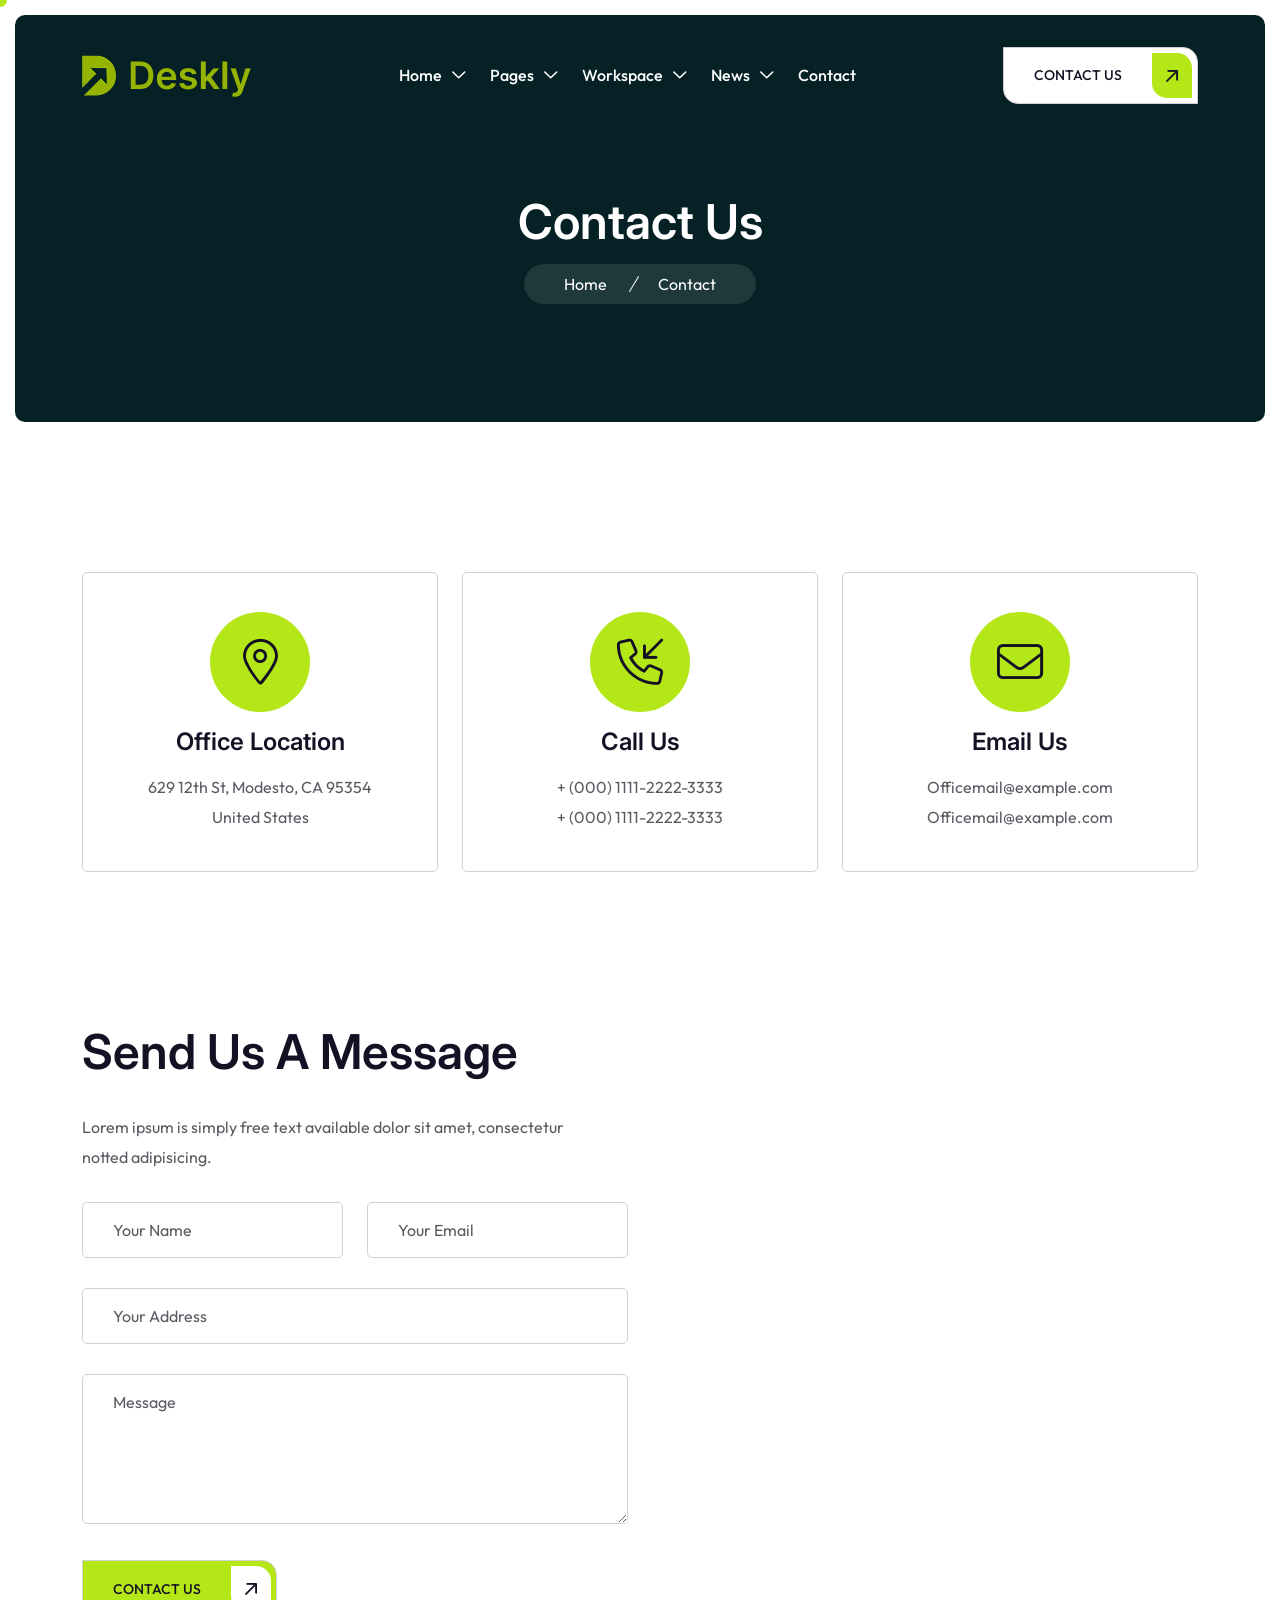
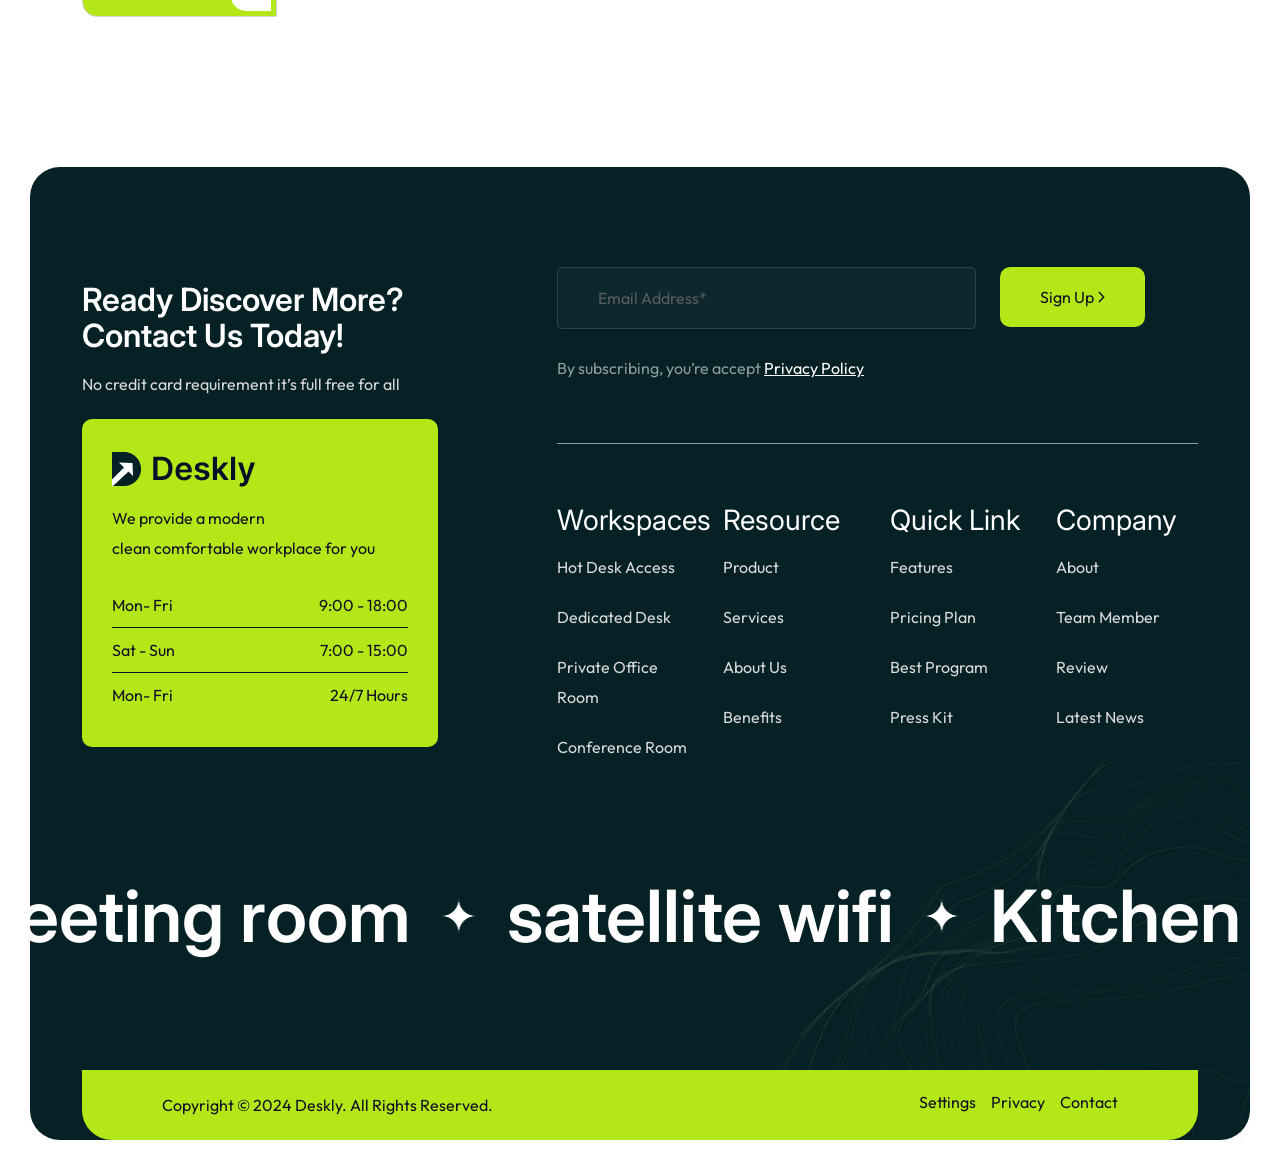
<file: contact.html>
<!DOCTYPE html>
<html lang="en">
<head>
    <meta charset="UTF-8">
    <meta http-equiv="X-UA-Compatible" content="IE=edge">
    <meta name="viewport" content="width=device-width, initial-scale=1.0">
    <meta name="author" content="inventxlab">
    <meta name="description" content="Deskly - Coworking Space HTML Template">
    <link rel="shortcut icon" href="assets/images/favicon.svg">
    <title>Deskly - Coworking Space HTML Template</title>
    <link rel="stylesheet" href="./assets/css/bootstrap.min.css">
    <link rel="stylesheet" href="./assets/css/all.min.css">
    <link rel="stylesheet" href="./assets/css/aos.css">
    <link rel="stylesheet" href="./assets/css/glightbox.min.css">
    <link rel="stylesheet" href="./assets/css/webexbaseicon.css">
    <link rel="stylesheet" href="./assets/css/odometer-theme-default.css">
    <link rel="stylesheet" href="./assets/css/glightbox.min.css">
    <link rel="stylesheet" href="./assets/css/swiper-bundle.min.css">
    <link rel="stylesheet" href="./assets/css/main.css">
</head>

<body class="ixl-magic-cursor">

    <!-- Magic cursor HTML structure -->
    <div id="magic-cursor">
        <div id="ball"></div>
    </div>

    <!-- Pre Loader -->
    <div id="preloader" class="preloader">
        <div class="animation-preloader">
            <div class="spinner">
            </div>
            <div class="txt-loading">
                <span data-text-preloader="D" class="letters-loading"> D </span>
                <span data-text-preloader="E" class="letters-loading"> E </span>
                <span data-text-preloader="S" class="letters-loading"> S </span>
                <span data-text-preloader="K" class="letters-loading"> K </span>
                <span data-text-preloader="L" class="letters-loading"> L </span>
                <span data-text-preloader="Y" class="letters-loading"> Y </span>
            </div>
        </div>
        <div class="loader">
            <div class="row">
                <div class="col-3 loader-section section-left">
                    <div class="bg"></div>
                </div>
                <div class="col-3 loader-section section-left">
                    <div class="bg"></div>
                </div>
                <div class="col-3 loader-section section-right">
                    <div class="bg"></div>
                </div>
                <div class="col-3 loader-section section-right">
                    <div class="bg"></div>
                </div>
            </div>
        </div>
    </div>

    <!-- start page-wrap -->
    <div class="ixl-page-wrap">

        <!-- header start -->
        <header class="ixl-site-header header-global">
            <div class="header__wrap stricky">
                <div class="container">
                    <div class="header__inner ul_li_between d-flex align-items-center justify-content-between">
                        <div class="header__logo">
                            <a href="index.html"><img src="assets/images/logo-03.png" alt="brand logo"></a>
                        </div>
                        <div class="main-menu__wrap ul_li navbar navbar-expand-lg">
                            <nav class="main-menu collapse navbar-collapse">
                                <ul>
                                    <li class="menu-item-has-children active"><a href="index.html"><span>Home</span></a>
                                        <ul class="submenu">
                                            <li><a href="index.html"><span>Home V1</span></a></li>
                                            <li><a href="index-02.html"><span>Home V2</span></a> </li>
                                            <li><a href="index-03.html"><span>Home V3</span></a></li>
                                        </ul>
                                    </li>
                                    <li class="menu-item-has-children">
                                        <a href="#!"><span>Pages</span></a>
                                        <ul class="submenu">
                                            <li><a href="about.html"><span>About</span></a></li>
                                            <li><a href="team.html"><span>Team</span></a>
                                            <li><a href="team-single.html"><span>Team Details</span></a>
                                            <li><a href="gallery.html"><span>Gallery</span></a></li>
                                            <li><a href="pricing.html"><span>Pricing</span></a></li>
                                            
                                        </ul>
                                    </li>
                                    <li class="menu-item-has-children">
                                        <a href="workspaces-02.html"><span>Workspace</span></a>
                                        <ul class="submenu">
                                            
                                            <li><a href="workspaces-02.html"><span>Workspace V2</span></a></li>
                                            <li><a href="workspaces-single.html"><span>Workspace Details</span></a>
                                            </li>
                                        </ul>
                                    </li>
                                    <li class="menu-item-has-children">
                                        <a href="blog-standard.html"><span>News</span></a>
                                        <ul class="submenu">
                                            <li><a href="blog-standard.html"><span>Blog Standard</span></a></li>
                                            
                                            <li><a href="blog-single.html"><span>Blog Details</span></a></li>
                                        </ul>
                                    </li>
                                    <li class="active"><a href="contact.html"><span>Contact</span></a></li>
                                </ul>
                            </nav>
                        </div>
                        <div class="ixl-header-one-buttons d-none d-xl-flex">
                            <a href="contact.html" class="btn-style-2">CONTACT US
                                <i class="fa-regular fa-arrow-up-left"></i>
                            </a>
                        </div>
                        <div class="ixl-hamburger-menu">
                            <div class="ixl-nav-mobile">
                                <div class="ixl-nav-mobile-button">
                                    <i class="fa-solid fa-bars"></i>
                                </div>
                            </div>
                        </div>
                    </div>
                </div>
            </div>
            <div class="ixl-header-wrap">
                <div class="ixl-header-menu">
                    <div class="ixl-header-menu-scroll">
                        <div class="ixl-menu-close ixl-hide-xl ixl-close"></div>
                        <div class="ixl-logo-mobile ixl-hide-xl">
                            <a href="index.html" rel="home"><img src="assets/images/logo.png" alt="brand logo"></a>
                        </div>
                        <div class="ixl-header-mobile-search ixl-hide-xl">
                            <form role="search" action="#">
                                <input type="text" placeholder="Search..." name="s" class="search-field">
                                <button type="submit" class="search-submit"><i
                                        class="fa-regular fa-magnifying-glass"></i></button>
                            </form>
                        </div>
                        <nav class="ixl-header-nav">
                            <ul class="ixl-menu-primary clearfix">
                                <li class="menu-item menu-item-has-children">
                                    <a href="#"><span>Home</span></a>
                                    <ul class="sub-menu">
                                        <li class="menu-item"><a href="index.html"><span>Home V1</span></a></li>
                                        <li class="menu-item"><a href="index-02.html"><span>Home V2</span></a></li>
                                        <li class="menu-item"><a href="index-03.html"><span>Home V3</span></a></li>
                                    </ul>
                                </li>
                                <li class="menu-item menu-item-has-children">
                                    <a href="#"><span>Pages</span></a>
                                    <ul class="sub-menu">
                                        <li class="menu-item"><a href="about.html"><span>About</span></a> </li>
                                        <li class="menu-item"><a href="team.html"><span>Team</span></a> </li>
                                        <li class="menu-item"><a href="team-single.html"><span>Team Details</span></a>
                                        </li>
                                        
                                        <li class="menu-item"><a href="gallery.html"><span>Gallery</span></a> </li>
                                        <li class="menu-item"><a href="pricing.html"><span>Pricing</span></a> </li>
                                        
                                    </ul>
                                </li>
                                <li class="menu-item menu-item-has-children">
                                    <a href="workspaces-02.html"><span>Workspace</span></a>
                                    <ul class="sub-menu">
                                        
                                        <li class="menu-item"><a href="workspaces-02.html"><span>Workspace V2</span></a>
                                        </li>
                                        <li class="menu-item"><a href="workspaces-single.html"><span>Workspace
                                                    Details</span></a> </li>
                                    </ul>
                                </li>
                                <li class="menu-item menu-item-has-children">
                                    <a href="blog-standard.html"><span>Blog</span></a>
                                    <ul class="sub-menu">
                                        <li class="menu-item"><a href="blog-standard.html"><span>Blog
                                                    Standard</span></a></li>
                                        
                            </ul>
                        </nav>
                    </div>
                </div>
                <div class="ixl-header-menu-backdrop"></div>
            </div>
        </header>
        <div class="body-overlay"></div>
        <!-- header end -->

        <!-- breadcrumb -->
        <section class="ixl-breadcrumb">
            <div class="container">
                <div class="ixl-breadcrumb-wrapper">
                    <div class="row">
                        <div class="col-12">
                            <div class="ixl-breadcrumb-content">
                                <h1 class="header-xl txt-anim-2" data-aos="fade-up" data-aos-delay="400"
                                    data-aos-duration="800">Contact Us</h1>
                                <ul data-aos="fade-up" data-aos-delay="500" data-aos-duration="1000">
                                    <li class="text"><a href="index.html">Home</a> <i
                                            class="fa-sharp-duotone fa-light fa-slash-forward"></i>
                                    <li class="text">Contact</li>
                                </ul>
                            </div>
                        </div>
                    </div>
                </div>
            </div>
        </section>

        <!--contact info-->
        <section class="ixl-contact-page-info ptb-150">
            <div class="container">
                <div class="ixl-contact-info-wrapper">
                    <div class="row align-items-center justify-content-center gy-30">
                        <div class="col-md-6 col-lg-4" data-aos="fade-up" data-aos-delay="400" data-aos-duration="800">
                            <div class="ixl-contact-info">
                                <div class="icon">
                                    <i class="fa-light fa-location-dot"></i>
                                </div>
                                <h2 class="header-md">Office Location</h2>
                                <p class="text text-center">629 12th St, Modesto, CA 95354 <br> United States</p>
                            </div>
                        </div>
                        <div class="col-md-6 col-lg-4" data-aos="fade-up" data-aos-delay="500" data-aos-duration="1000">
                            <div class="ixl-contact-info">
                                <div class="icon">
                                    <i class="fa-light fa-phone-arrow-down-left"></i>
                                </div>
                                <h2 class="header-md">Call Us</h2>
                                <p class="text text-center">+ (000) 1111-2222-3333 <br> + (000) 1111-2222-3333</p>
                            </div>
                        </div>
                        <div class="col-md-6 col-lg-4" data-aos="fade-up" data-aos-delay="600" data-aos-duration="1200">
                            <div class="ixl-contact-info">
                                <div class="icon">
                                    <i class="fa-light fa-envelope"></i>
                                </div>
                                <h2 class="header-md">Email Us</h2>
                                <p class="text text-center">Officemail@example.com <br> Officemail@example.com</p>
                            </div>
                        </div>
                    </div>
                </div>
            </div>
        </section>

        <!--contact-->
        <section class="ixl-contact-us-form pb-150">
            <div class="container">
                <div class="ixl-contact-us-form-wrapper">
                    <div class="row gy-30">
                        <div class="col-md-6">
                            <div class="ixl-contact-us-form-box" data-aos="fade-up" data-aos-duration="800"
                                data-aos-delay="400">
                                <h2 class="header-xl mb-30">Send Us A Message</h2>
                                <p class="text mb-30">Lorem ipsum is simply free text available dolor sit amet,
                                    consectetur <br> notted adipisicing.</p>
                                <form action="#" class="">
                                    <div class="row">
                                        <div class="col-lg-6 mb-30">
                                            <input type="text" placeholder="Your Name">
                                        </div>
                                        <div class="col-lg-6 mb-30">
                                            <input type="email" placeholder="Your Email">
                                        </div>
                                        <div class="col-12 mb-30">
                                            <input type="text" placeholder="Your Address">
                                        </div>
                                        <div class="col-12 mb-30">
                                            <textarea placeholder="Message"></textarea>
                                        </div>
                                        <div class="col-12">
                                            <button type="submit" class="btn-style-1">Contact Us<i
                                                    class="fa-regular fa-arrow-up-left"></i></button>
                                        </div>
                                    </div>
                                </form>
                            </div>
                        </div>
                        <div class="col-md-6">
                            <div class="ixl-contact-map" data-aos="fade-up" data-aos-duration="1000"
                                data-aos-delay="600">
                                <iframe
                                    src="https://www.google.com/maps/embed?pb=!1m18!1m12!1m3!1d3651.9027936221387!2d90.3917183149812!3d23.750903894623736!2m3!1f0!2f0!3f0!3m2!1i1024!2i768!4f13.1!3m3!1m2!1s0x3755b8b0876f39ed%3A0x6f63013a4dcb7e11!2sDhaka%2C%20Bangladesh!5e0!3m2!1sen!2sus!4v1695766224865!5m2!1sen!2sus"
                                    style="border:0; width: 100%; height: 450px;" allowfullscreen="" loading="lazy"
                                    referrerpolicy="no-referrer-when-downgrade"></iframe>
                            </div>
                        </div>
                    </div>
                </div>
            </div>
        </section>

        <!-- footer -->
        <footer class="ixl-footer">
            <div class="container">
                <div class="ixl-footer-wrapper">
                    <div class="row justify-content-between align-items-center gy-30">
                        <div class="col-lg-4">
                            <div class="ixl-footer-left">
                                <h2 class="header-lg text-white">Ready Discover More? Contact Us Today!</h2>
                                <p class="text desc">No credit card requirement it’s full free for all</p>
                                <div class="footer-workplace-time">
                                    <a href="index.html"><img src="./assets/images/logo.png" alt="footer logo"></a>
                                    <p class="text">We provide a modern <br> clean comfortable workplace for you
                                    </p>
                                    <ul>
                                        <li>
                                            <span>Mon- Fri</span>
                                            <span>9:00 - 18:00</span>
                                        </li>
                                        <li>
                                            <span>Sat - Sun</span>
                                            <span>7:00 - 15:00</span>
                                        </li>
                                        <li>
                                            <span>Mon- Fri</span>
                                            <span>24/7 Hours</span>
                                        </li>
                                    </ul>
                                </div>
                            </div>
                        </div>
                        <div class="col-lg-7">
                            <div class="ixl-footer-right">
                                <div class="newsletter mb-30">
                                    <form action="#">
                                        <div class="row g-4">
                                            <div class="col-12 col-md-8 col-xxl-9">
                                                <input type="email" placeholder="Email Address*" required>
                                            </div>
                                            <div class="col-12 col-md-4 col-xxl-3">
                                                <button type="submit">Sign Up <i
                                                        class="fa-regular fa-angle-right"></i></button>
                                            </div>
                                            <div class="col-12">
                                                <p class="text newsletter-text">By subscribing, you’re accept <a
                                                        href="#">Privacy Policy</a></p>
                                            </div>
                                        </div>
                                    </form>
                                </div>
                                <div class="divider"></div>
                                <div class="row gy-30">
                                    <div class="col-6 col-lg-6 col-xl-3">
                                        <div class="footer-menu">
                                            <h3 class="text-white">Workspaces</h3>
                                            <ul>
                                                <li><a href="workspaces-single.html" class="text">Hot Desk Access</a>
                                                </li>
                                                <li><a href="workspaces-single.html" class="text">Dedicated Desk</a>
                                                </li>
                                                <li><a href="workspaces-single.html" class="text">Private Office
                                                        Room</a></li>
                                                <li><a href="workspaces-single.html" class="text">Conference Room</a>
                                                </li>
                                            </ul>
                                        </div>
                                    </div>
                                    <div class="col-6 col-lg-6 col-xl-3">
                                        <div class="footer-menu">
                                            <h3 class="text-white">Resource</h3>
                                            <ul>
                                                <li><a href="#" class="text">Product</a></li>
                                                <li><a href="#" class="text">Services</a></li>
                                                <li><a href="about.html" class="text">About Us</a></li>
                                                <li><a href="contact.html" class="text">Benefits</a></li>
                                            </ul>
                                        </div>
                                    </div>
                                    <div class="col-6 col-lg-6 col-xl-3">
                                        <div class="footer-menu">
                                            <h3 class="text-white">Quick Link</h3>
                                            <ul>
                                                <li><a href="#" class="text">Features</a></li>
                                                <li><a href="pricing.html" class="text">Pricing Plan</a></li>
                                                <li><a href="gallery.html" class="text">Best Program</a></li>
                                                <li><a href="#" class="text">Press Kit</a></li>
                                            </ul>
                                        </div>
                                    </div>
                                    <div class="col-6 col-lg-6 col-xl-3">
                                        <div class="footer-menu">
                                            <h3 class="text-white">Company</h3>
                                            <ul>
                                                <li><a href="about.html" class="text">About</a></li>
                                                <li><a href="team.html" class="text">Team Member</a></li>
                                                <li><a href="#" class="text">Review</a></li>
                                                <li><a href="blog-standard.html" class="text">Latest News</a></li>
                                            </ul>
                                        </div>
                                    </div>
                                </div>
                            </div>
                        </div>
                    </div>
                </div>
            </div>
            <div class="ixl-marquee-wrapper-footer">
                <div class="marquee-right" data-aos="fade-in" data-aos-duration="1200">
                    <div class="marquee-inner">
                        <a href="#"><span class="ixl-heading-xl">meeting room</span></a>
                        <a href="#"><img src="./assets/images/footer/footer-marquee.svg" alt="marquee image"></a>
                        <a href="#"><span class="ixl-heading-xl">satellite wifi</span></a>
                        <a href="#"><img src="./assets/images/footer/footer-marquee.svg" alt="marquee image"></a>
                        <a href="#"><span class="ixl-heading-xl">Kitchen & bar</span></a>
                        <a href="#"><img src="./assets/images/footer/footer-marquee.svg" alt="marquee image"></a>
                    </div>
                </div>
            </div>
            <div class="container">
                <div class="ixl-footer-copyright-wrapper">
                    <div class="row">
                        <div class="col-md-6">
                            <div class="ixl-copyright-text">
                                <p class="text">Copyright © 2024 Deskly. All Rights Reserved.</p>
                            </div>
                        </div>
                        <div class="col-md-6">
                            <ul class="ixl-copyright-menu">
                                
                                <li><a href="#!">Settings</a></li>
                                <li><a href="#!">Privacy</a></li>
                                <li><a href="contact.html">Contact</a></li>
                            </ul>
                        </div>
                    </div>
                </div>
            </div>
            <img src="./assets/images/footer/footer-shape.png" alt="footer shape" class="footer-shape-img">
        </footer>

    </div> <!-- end page-wrap -->

    <!-- back to top button -->
    <div class="cloudflow-progress-wrap">
        <svg class="cloudflow-progress-circle svg-content" width="100%" height="100%" viewBox="-1 -1 102 102">
            <path d="M50,1 a40,40 0 1,1 0,98 a40,40 0 1,1 0,-98" />
        </svg>
        <i class="fa-solid fa-arrow-up cloudflow-scroll-icon"></i>
    </div>

    <script src="./assets/js/jquery-4.0.0.min.js"></script>
    <script src="./assets/js/bootstrap.bundle.min.js"></script>
    <script src="./assets/js/gsap.min.js"></script>
    <script src="./assets/js/ScrollTrigger.min.js"></script>
    <script src="./assets/js/SplitText.min.js"></script>
    <script src="./assets/js/swiper-bundle.min.js"></script>
    <script src="./assets/js/aos.js"></script>
    <script src="./assets/js/jquery.appaer.min.js"></script>
    <script src="./assets/js/lenis.js"></script>
    <script src="./assets/js/odometer.min.js"></script>
    <script src="./assets/js/jquery.marquee.min.js"></script>
    <script src="./assets/js/glightbox.min.js"></script>
    <script src="./assets/js/theia-sticky-sidebar.min.js"></script>
    <script src="./assets/js/sticky-kit.min.js"></script>
    <script src="./assets/js/cursor.js"></script>
    <script src="./assets/js/main.js"></script>
</body>

</html>
</file>
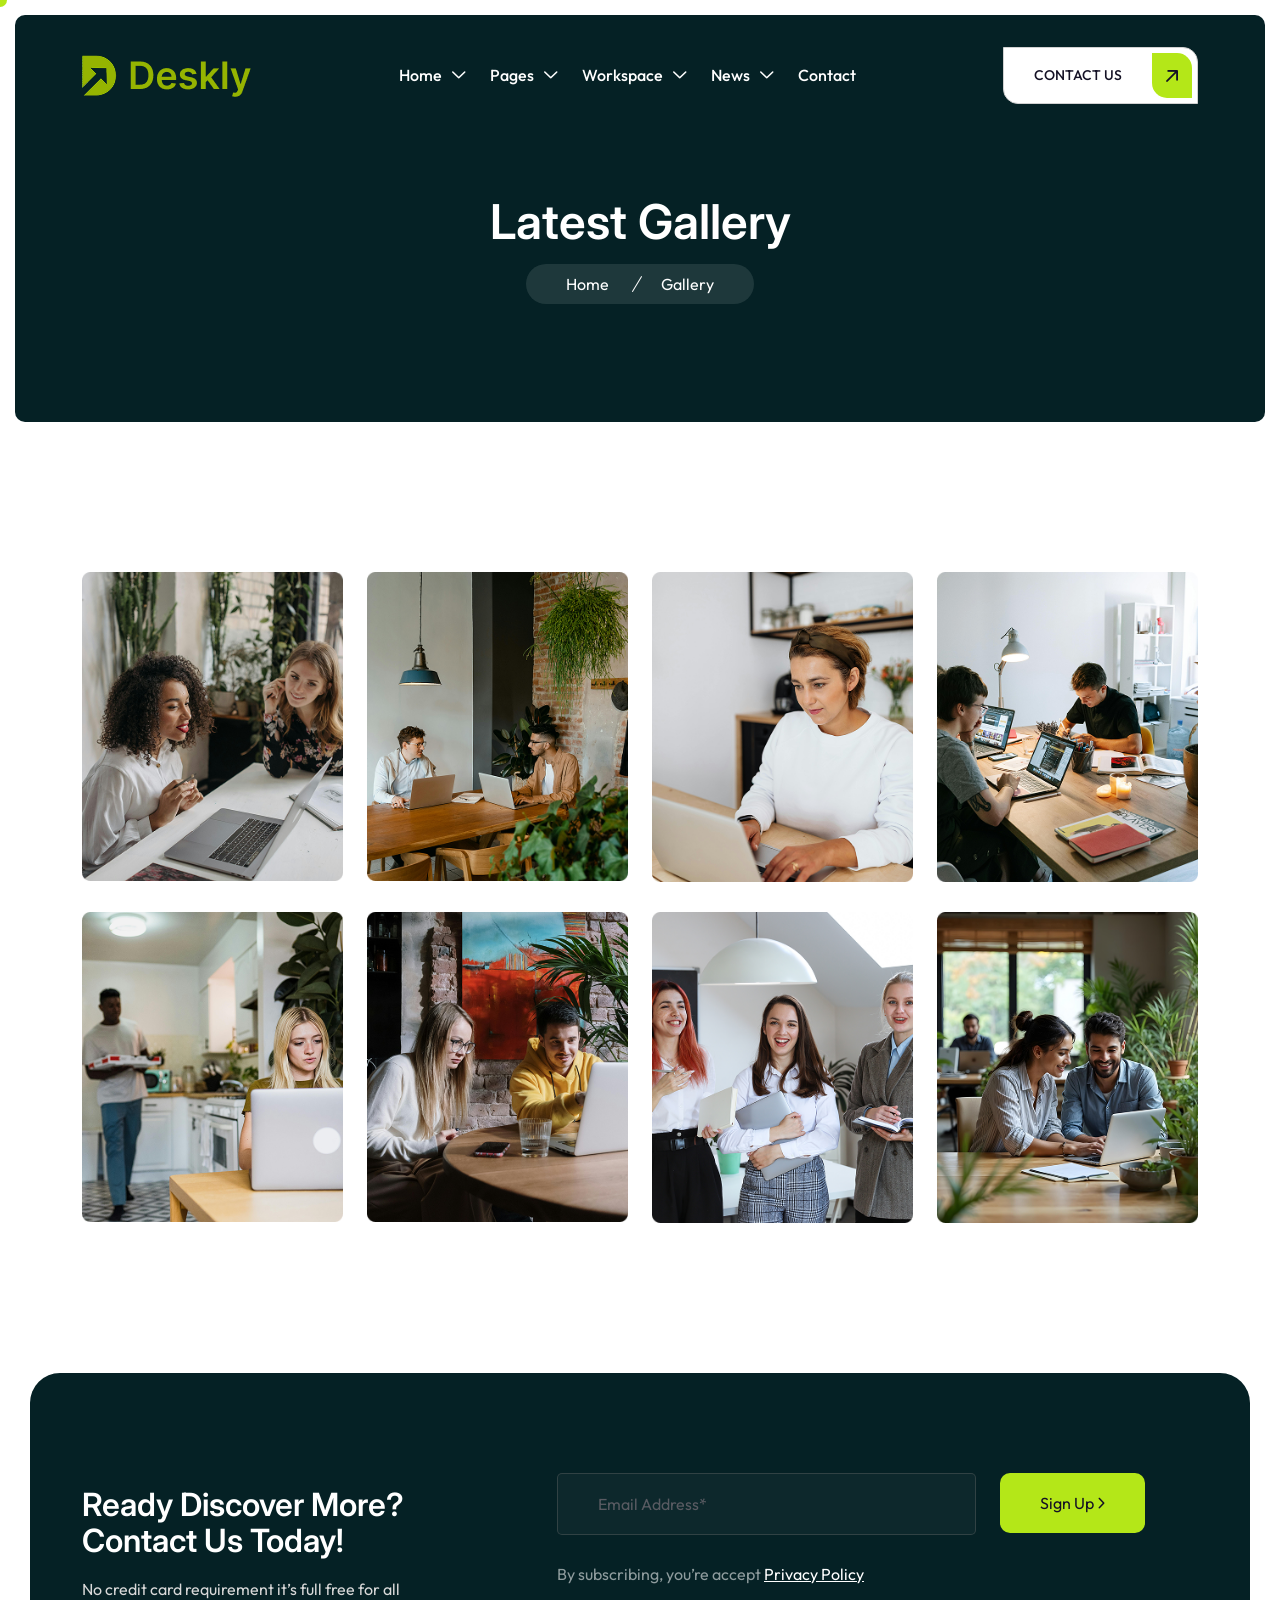
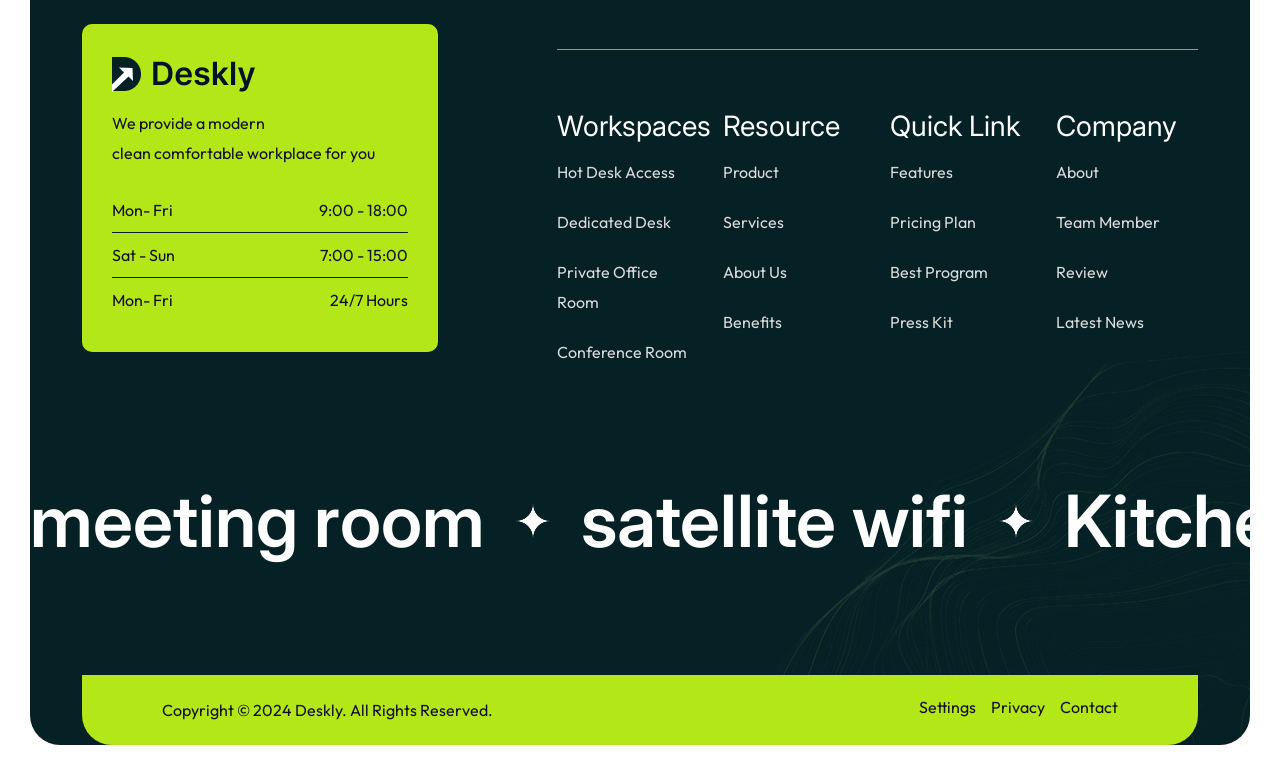
<file: gallery.html>
<!DOCTYPE html>
<html lang="en">
<head>
    <meta charset="UTF-8">
    <meta http-equiv="X-UA-Compatible" content="IE=edge">
    <meta name="viewport" content="width=device-width, initial-scale=1.0">
    <meta name="author" content="inventxlab">
    <meta name="description" content="Deskly - Coworking Space HTML Template">
    <link rel="shortcut icon" href="assets/images/favicon.svg">
    <title>Deskly - Coworking Space HTML Template</title>
    <link rel="stylesheet" href="./assets/css/bootstrap.min.css">
    <link rel="stylesheet" href="./assets/css/all.min.css">
    <link rel="stylesheet" href="./assets/css/aos.css">
    <link rel="stylesheet" href="./assets/css/glightbox.min.css">
    <link rel="stylesheet" href="./assets/css/webexbaseicon.css">
    <link rel="stylesheet" href="./assets/css/odometer-theme-default.css">
    <link rel="stylesheet" href="./assets/css/glightbox.min.css">
    <link rel="stylesheet" href="./assets/css/swiper-bundle.min.css">
    <link rel="stylesheet" href="./assets/css/main.css">
</head>

<body class="ixl-magic-cursor">

    <!-- Magic cursor HTML structure -->
    <div id="magic-cursor">
        <div id="ball"></div>
    </div>

    <!-- Pre Loader -->
    <div id="preloader" class="preloader">
        <div class="animation-preloader">
            <div class="spinner">
            </div>
            <div class="txt-loading">
                <span data-text-preloader="D" class="letters-loading"> D </span>
                <span data-text-preloader="E" class="letters-loading"> E </span>
                <span data-text-preloader="S" class="letters-loading"> S </span>
                <span data-text-preloader="K" class="letters-loading"> K </span>
                <span data-text-preloader="L" class="letters-loading"> L </span>
                <span data-text-preloader="Y" class="letters-loading"> Y </span>
            </div>
        </div>
        <div class="loader">
            <div class="row">
                <div class="col-3 loader-section section-left">
                    <div class="bg"></div>
                </div>
                <div class="col-3 loader-section section-left">
                    <div class="bg"></div>
                </div>
                <div class="col-3 loader-section section-right">
                    <div class="bg"></div>
                </div>
                <div class="col-3 loader-section section-right">
                    <div class="bg"></div>
                </div>
            </div>
        </div>
    </div>

    <!-- start page-wrap -->
    <div class="ixl-page-wrap">

        <!-- header start -->
        <header class="ixl-site-header header-global">
            <div class="header__wrap stricky">
                <div class="container">
                    <div class="header__inner ul_li_between d-flex align-items-center justify-content-between">
                        <div class="header__logo">
                            <a href="index.html"><img src="assets/images/logo-03.png" alt="brand logo"></a>
                        </div>
                        <div class="main-menu__wrap ul_li navbar navbar-expand-lg">
                            <nav class="main-menu collapse navbar-collapse">
                                <ul>
                                    <li class="menu-item-has-children active"><a href="index.html"><span>Home</span></a>
                                        <ul class="submenu">
                                            <li><a href="index.html"><span>Home V1</span></a></li>
                                            <li><a href="index-02.html"><span>Home V2</span></a> </li>
                                            <li><a href="index-03.html"><span>Home V3</span></a></li>
                                        </ul>
                                    </li>
                                    <li class="menu-item-has-children">
                                        <a href="#!"><span>Pages</span></a>
                                        <ul class="submenu">
                                            <li><a href="about.html"><span>About</span></a></li>
                                            <li><a href="team.html"><span>Team</span></a>
                                            <li><a href="team-single.html"><span>Team Details</span></a>
                                            <li><a href="gallery.html"><span>Gallery</span></a></li>
                                            <li><a href="pricing.html"><span>Pricing</span></a></li>
                                            
                                        </ul>
                                    </li>
                                    <li class="menu-item-has-children">
                                        <a href="workspaces-02.html"><span>Workspace</span></a>
                                        <ul class="submenu">
                                            
                                            <li><a href="workspaces-02.html"><span>Workspace V2</span></a></li>
                                            <li><a href="workspaces-single.html"><span>Workspace Details</span></a>
                                            </li>
                                        </ul>
                                    </li>
                                    <li class="menu-item-has-children">
                                        <a href="blog-standard.html"><span>News</span></a>
                                        <ul class="submenu">
                                            <li><a href="blog-standard.html"><span>Blog Standard</span></a></li>
                                            
                                            <li><a href="blog-single.html"><span>Blog Details</span></a></li>
                                        </ul>
                                    </li>
                                    <li><a href="contact.html"><span>Contact</span></a></li>
                                </ul>
                            </nav>
                        </div>
                        <div class="ixl-header-one-buttons d-none d-xl-flex">
                            <a href="contact.html" class="btn-style-2">CONTACT US
                                <i class="fa-regular fa-arrow-up-left"></i>
                            </a>
                        </div>
                        <div class="ixl-hamburger-menu">
                            <div class="ixl-nav-mobile">
                                <div class="ixl-nav-mobile-button">
                                    <i class="fa-solid fa-bars"></i>
                                </div>
                            </div>
                        </div>
                    </div>
                </div>
            </div>
            <div class="ixl-header-wrap">
                <div class="ixl-header-menu">
                    <div class="ixl-header-menu-scroll">
                        <div class="ixl-menu-close ixl-hide-xl ixl-close"></div>
                        <div class="ixl-logo-mobile ixl-hide-xl">
                            <a href="index.html" rel="home"><img src="assets/images/logo.png" alt="brand logo"></a>
                        </div>
                        <div class="ixl-header-mobile-search ixl-hide-xl">
                            <form role="search" action="#">
                                <input type="text" placeholder="Search..." name="s" class="search-field">
                                <button type="submit" class="search-submit"><i
                                        class="fa-regular fa-magnifying-glass"></i></button>
                            </form>
                        </div>
                        <nav class="ixl-header-nav">
                            <ul class="ixl-menu-primary clearfix">
                                <li class="menu-item menu-item-has-children">
                                    <a href="#"><span>Home</span></a>
                                    <ul class="sub-menu">
                                        <li class="menu-item"><a href="index.html"><span>Home V1</span></a></li>
                                        <li class="menu-item"><a href="index-02.html"><span>Home V2</span></a></li>
                                        <li class="menu-item"><a href="index-03.html"><span>Home V3</span></a></li>
                                    </ul>
                                </li>
                                <li class="menu-item menu-item-has-children">
                                    <a href="#"><span>Pages</span></a>
                                    <ul class="sub-menu">
                                        <li class="menu-item"><a href="about.html"><span>About</span></a> </li>
                                        <li class="menu-item"><a href="team.html"><span>Team</span></a> </li>
                                        <li class="menu-item"><a href="team-single.html"><span>Team Details</span></a>
                                        </li>
                                        
                                        <li class="menu-item active"><a href="gallery.html"><span>Gallery</span></a>
                                        </li>
                                        <li class="menu-item"><a href="pricing.html"><span>Pricing</span></a> </li>
                                        
                                    </ul>
                                </li>
                                <li class="menu-item menu-item-has-children">
                                    <a href="workspaces-02.html"><span>Workspace</span></a>
                                    <ul class="sub-menu">
                                        
                                        <li class="menu-item"><a href="workspaces-02.html"><span>Workspace V2</span></a>
                                        </li>
                                        <li class="menu-item"><a href="workspaces-single.html"><span>Workspace
                                                    Details</span></a> </li>
                                    </ul>
                                </li>
                                <li class="menu-item menu-item-has-children">
                                    <a href="blog-standard.html"><span>Blog</span></a>
                                    <ul class="sub-menu">
                                        <li class="menu-item"><a href="blog-standard.html"><span>Blog
                                                    Standard</span></a></li>
                                        
                            </ul>
                        </nav>
                    </div>
                </div>
                <div class="ixl-header-menu-backdrop"></div>
            </div>
        </header>
        <div class="body-overlay"></div>
        <!-- header end -->

        <!-- breadcrumb -->
        <section class="ixl-breadcrumb">
            <div class="container">
                <div class="ixl-breadcrumb-wrapper">
                    <div class="row">
                        <div class="col-12">
                            <div class="ixl-breadcrumb-content">
                                <h1 class="header-xl txt-anim-2" data-aos="fade-up" data-aos-delay="400"
                                    data-aos-duration="800">Latest Gallery</h1>
                                <ul data-aos="fade-up" data-aos-delay="500" data-aos-duration="1000">
                                    <li class="text"><a href="index.html">Home</a> <i
                                            class="fa-sharp-duotone fa-light fa-slash-forward"></i>
                                    <li class="text">Gallery</li>
                                </ul>
                            </div>
                        </div>
                    </div>
                </div>
            </div>
        </section>

        <section class="ixl-gallery-three ptb-150 bg-white">
            <div class="container">
                <div class="ixl-gallery-three-wrapper position-relative">
                    <div class="row gy-30">
                        <div class="col-md-6 col-lg-3" data-aos="fade-up" data-aos-delay="400" data-aos-duration="800">
                            <div class="ixl-gallery-three-item">
                                <a class="icon ixl-glightbox" href="./assets/images/gallery/gallery-01.png">
                                    <i class="fa-regular fa-magnifying-glass-plus"></i>
                                </a>
                                <img src="./assets/images/gallery/gallery-01.png" alt="gallery image">
                            </div>
                        </div>
                        <div class="col-md-6 col-lg-3" data-aos="fade-up" data-aos-delay="500" data-aos-duration="900">
                            <div class="ixl-gallery-three-item">
                                <a class="icon ixl-glightbox" href="./assets/images/gallery/gallery-02.png">
                                    <i class="fa-regular fa-magnifying-glass-plus"></i>
                                </a>
                                <img src="./assets/images/gallery/gallery-02.png" alt="gallery image">
                            </div>
                        </div>
                        <div class="col-md-6 col-lg-3" data-aos="fade-up" data-aos-delay="600" data-aos-duration="1000">
                            <div class="ixl-gallery-three-item">
                                <a class="icon ixl-glightbox" href="./assets/images/gallery/gallery-03.png">
                                    <i class="fa-regular fa-magnifying-glass-plus"></i>
                                </a>
                                <img src="./assets/images/gallery/gallery-03.png" alt="gallery image">
                            </div>
                        </div>
                        <div class="col-md-6 col-lg-3" data-aos="fade-up" data-aos-delay="700" data-aos-duration="1100">
                            <div class="ixl-gallery-three-item">
                                <a class="icon ixl-glightbox" href="./assets/images/gallery/gallery-04.png">
                                    <i class="fa-regular fa-magnifying-glass-plus"></i>
                                </a>
                                <img src="./assets/images/gallery/gallery-04.png" alt="gallery image">
                            </div>
                        </div>
                        <div class="col-md-6 col-lg-3" data-aos="fade-up" data-aos-delay="400" data-aos-duration="800">
                            <div class="ixl-gallery-three-item">
                                <a class="icon ixl-glightbox" href="./assets/images/gallery/gallery-05.png">
                                    <i class="fa-regular fa-magnifying-glass-plus"></i>
                                </a>
                                <img src="./assets/images/gallery/gallery-05.png" alt="gallery image">
                            </div>
                        </div>
                        <div class="col-md-6 col-lg-3" data-aos="fade-up" data-aos-delay="500" data-aos-duration="900">
                            <div class="ixl-gallery-three-item">
                                <a class="icon ixl-glightbox" href="./assets/images/gallery/gallery-06.png">
                                    <i class="fa-regular fa-magnifying-glass-plus"></i>
                                </a>
                                <img src="./assets/images/gallery/gallery-06.png" alt="gallery image">
                            </div>
                        </div>
                        <div class="col-md-6 col-lg-3" data-aos="fade-up" data-aos-delay="600" data-aos-duration="1000">
                            <div class="ixl-gallery-three-item">
                                <a class="icon ixl-glightbox" href="./assets/images/gallery/gallery-07.png">
                                    <i class="fa-regular fa-magnifying-glass-plus"></i>
                                </a>
                                <img src="./assets/images/gallery/gallery-07.png" alt="gallery image">
                            </div>
                        </div>
                        <div class="col-md-6 col-lg-3" data-aos="fade-up" data-aos-delay="700" data-aos-duration="1100">
                            <div class="ixl-gallery-three-item">
                                <a class="icon ixl-glightbox" href="./assets/images/gallery/gallery-08.png">
                                    <i class="fa-regular fa-magnifying-glass-plus"></i>
                                </a>
                                <img src="./assets/images/gallery/gallery-08.png" alt="gallery image">
                            </div>
                        </div>
                    </div>
                </div>
            </div>
        </section>

        <!-- footer -->
        <footer class="ixl-footer">
            <div class="container">
                <div class="ixl-footer-wrapper">
                    <div class="row justify-content-between align-items-center gy-30">
                        <div class="col-lg-4">
                            <div class="ixl-footer-left">
                                <h2 class="header-lg text-white">Ready Discover More? Contact Us Today!</h2>
                                <p class="text desc">No credit card requirement it’s full free for all</p>
                                <div class="footer-workplace-time">
                                    <a href="index.html"><img src="./assets/images/logo.png" alt="footer logo"></a>
                                    <p class="text">We provide a modern <br> clean comfortable workplace for you
                                    </p>
                                    <ul>
                                        <li>
                                            <span>Mon- Fri</span>
                                            <span>9:00 - 18:00</span>
                                        </li>
                                        <li>
                                            <span>Sat - Sun</span>
                                            <span>7:00 - 15:00</span>
                                        </li>
                                        <li>
                                            <span>Mon- Fri</span>
                                            <span>24/7 Hours</span>
                                        </li>
                                    </ul>
                                </div>
                            </div>
                        </div>
                        <div class="col-lg-7">
                            <div class="ixl-footer-right">
                                <div class="newsletter mb-30">
                                    <form action="#">
                                        <div class="row g-4">
                                            <div class="col-12 col-md-8 col-xxl-9">
                                                <input type="email" placeholder="Email Address*" required>
                                            </div>
                                            <div class="col-12 col-md-4 col-xxl-3">
                                                <button type="submit">Sign Up <i
                                                        class="fa-regular fa-angle-right"></i></button>
                                            </div>
                                            <div class="col-12">
                                                <p class="text newsletter-text">By subscribing, you’re accept <a
                                                        href="#">Privacy Policy</a></p>
                                            </div>
                                        </div>
                                    </form>
                                </div>
                                <div class="divider"></div>
                                <div class="row gy-30">
                                    <div class="col-6 col-lg-6 col-xl-3">
                                        <div class="footer-menu">
                                            <h3 class="text-white">Workspaces</h3>
                                            <ul>
                                                <li><a href="workspaces-single.html" class="text">Hot Desk Access</a>
                                                </li>
                                                <li><a href="workspaces-single.html" class="text">Dedicated Desk</a>
                                                </li>
                                                <li><a href="workspaces-single.html" class="text">Private Office
                                                        Room</a></li>
                                                <li><a href="workspaces-single.html" class="text">Conference Room</a>
                                                </li>
                                            </ul>
                                        </div>
                                    </div>
                                    <div class="col-6 col-lg-6 col-xl-3">
                                        <div class="footer-menu">
                                            <h3 class="text-white">Resource</h3>
                                            <ul>
                                                <li><a href="#" class="text">Product</a></li>
                                                <li><a href="#" class="text">Services</a></li>
                                                <li><a href="about.html" class="text">About Us</a></li>
                                                <li><a href="contact.html" class="text">Benefits</a></li>
                                            </ul>
                                        </div>
                                    </div>
                                    <div class="col-6 col-lg-6 col-xl-3">
                                        <div class="footer-menu">
                                            <h3 class="text-white">Quick Link</h3>
                                            <ul>
                                                <li><a href="#" class="text">Features</a></li>
                                                <li><a href="pricing.html" class="text">Pricing Plan</a></li>
                                                <li><a href="gallery.html" class="text">Best Program</a></li>
                                                <li><a href="#" class="text">Press Kit</a></li>
                                            </ul>
                                        </div>
                                    </div>
                                    <div class="col-6 col-lg-6 col-xl-3">
                                        <div class="footer-menu">
                                            <h3 class="text-white">Company</h3>
                                            <ul>
                                                <li><a href="about.html" class="text">About</a></li>
                                                <li><a href="team.html" class="text">Team Member</a></li>
                                                <li><a href="#" class="text">Review</a></li>
                                                <li><a href="blog-standard.html" class="text">Latest News</a></li>
                                            </ul>
                                        </div>
                                    </div>
                                </div>
                            </div>
                        </div>
                    </div>
                </div>
            </div>
            <div class="ixl-marquee-wrapper-footer">
                <div class="marquee-right" data-aos="fade-in" data-aos-duration="1200">
                    <div class="marquee-inner">
                        <a href="#"><span class="ixl-heading-xl">meeting room</span></a>
                        <a href="#"><img src="./assets/images/footer/footer-marquee.svg" alt="marquee image"></a>
                        <a href="#"><span class="ixl-heading-xl">satellite wifi</span></a>
                        <a href="#"><img src="./assets/images/footer/footer-marquee.svg" alt="marquee image"></a>
                        <a href="#"><span class="ixl-heading-xl">Kitchen & bar</span></a>
                        <a href="#"><img src="./assets/images/footer/footer-marquee.svg" alt="marquee image"></a>
                    </div>
                </div>
            </div>
            <div class="container">
                <div class="ixl-footer-copyright-wrapper">
                    <div class="row">
                        <div class="col-md-6">
                            <div class="ixl-copyright-text">
                                <p class="text">Copyright © 2024 Deskly. All Rights Reserved.</p>
                            </div>
                        </div>
                        <div class="col-md-6">
                            <ul class="ixl-copyright-menu">
                                
                                <li><a href="#!">Settings</a></li>
                                <li><a href="#!">Privacy</a></li>
                                <li><a href="contact.html">Contact</a></li>
                            </ul>
                        </div>
                    </div>
                </div>
            </div>
            <img src="./assets/images/footer/footer-shape.png" alt="footer shape" class="footer-shape-img">
        </footer>

    </div> <!-- end page-wrap -->

    <!-- back to top button -->
    <div class="cloudflow-progress-wrap">
        <svg class="cloudflow-progress-circle svg-content" width="100%" height="100%" viewBox="-1 -1 102 102">
            <path d="M50,1 a40,40 0 1,1 0,98 a40,40 0 1,1 0,-98" />
        </svg>
        <i class="fa-solid fa-arrow-up cloudflow-scroll-icon"></i>
    </div>

    <script src="./assets/js/jquery-4.0.0.min.js"></script>
    <script src="./assets/js/bootstrap.bundle.min.js"></script>
    <script src="./assets/js/gsap.min.js"></script>
    <script src="./assets/js/ScrollTrigger.min.js"></script>
    <script src="./assets/js/SplitText.min.js"></script>
    <script src="./assets/js/swiper-bundle.min.js"></script>
    <script src="./assets/js/aos.js"></script>
    <script src="./assets/js/jquery.appaer.min.js"></script>
    <script src="./assets/js/lenis.js"></script>
    <script src="./assets/js/odometer.min.js"></script>
    <script src="./assets/js/jquery.marquee.min.js"></script>
    <script src="./assets/js/glightbox.min.js"></script>
    <script src="./assets/js/theia-sticky-sidebar.min.js"></script>
    <script src="./assets/js/sticky-kit.min.js"></script>
    <script src="./assets/js/cursor.js"></script>
    <script src="./assets/js/main.js"></script>
</body>

</html>
</file>
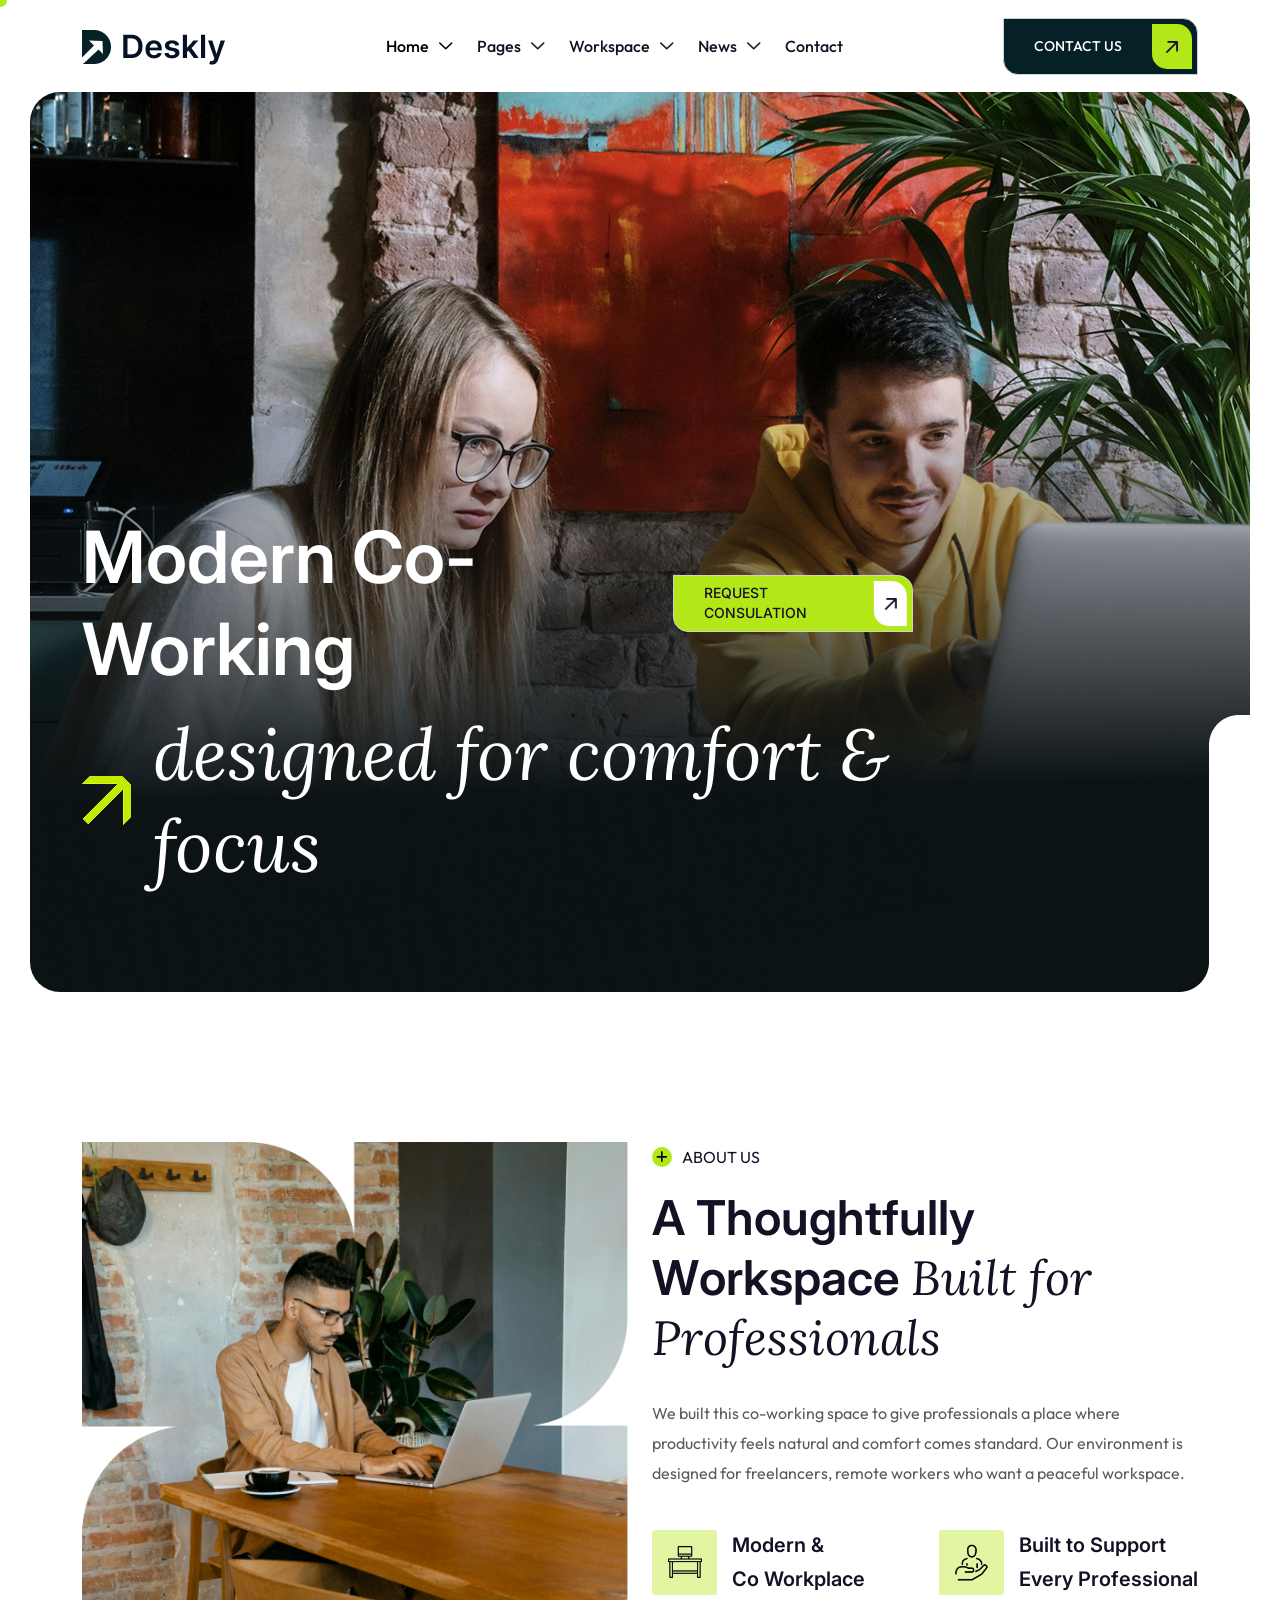
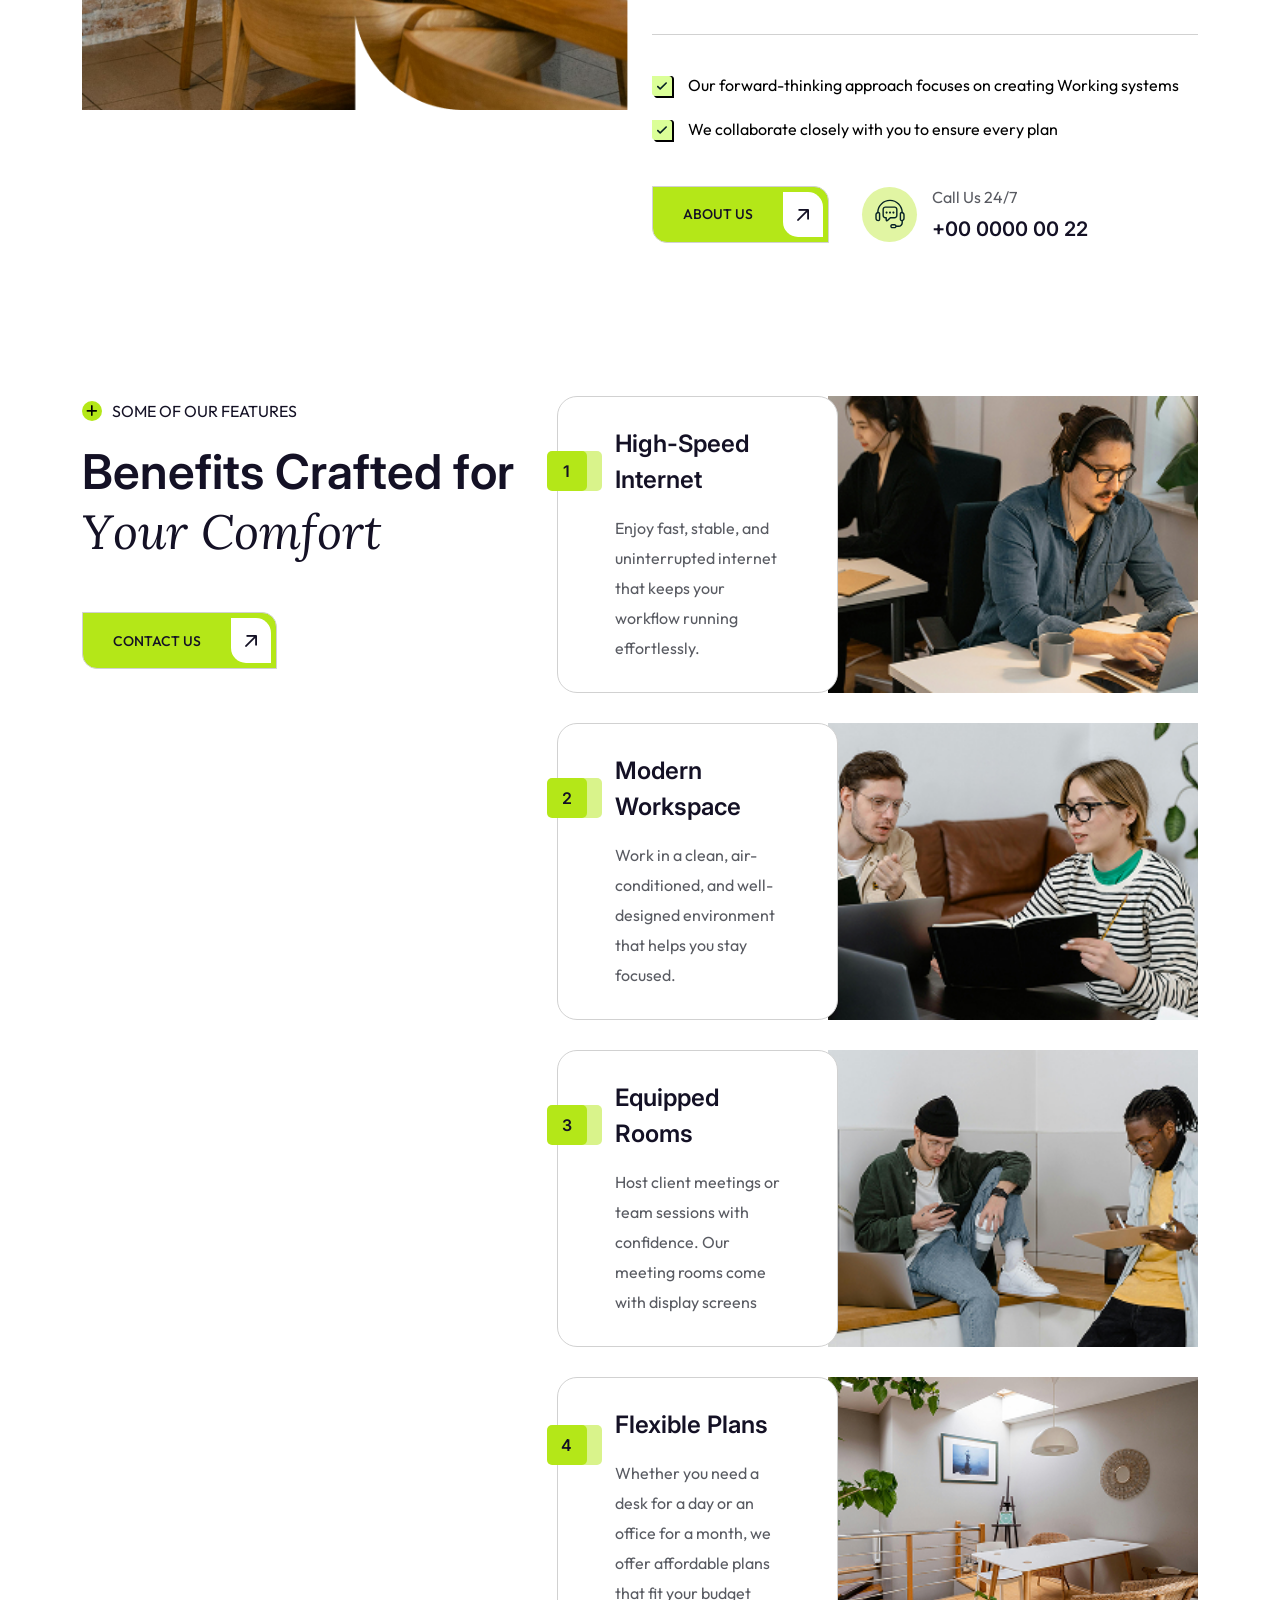
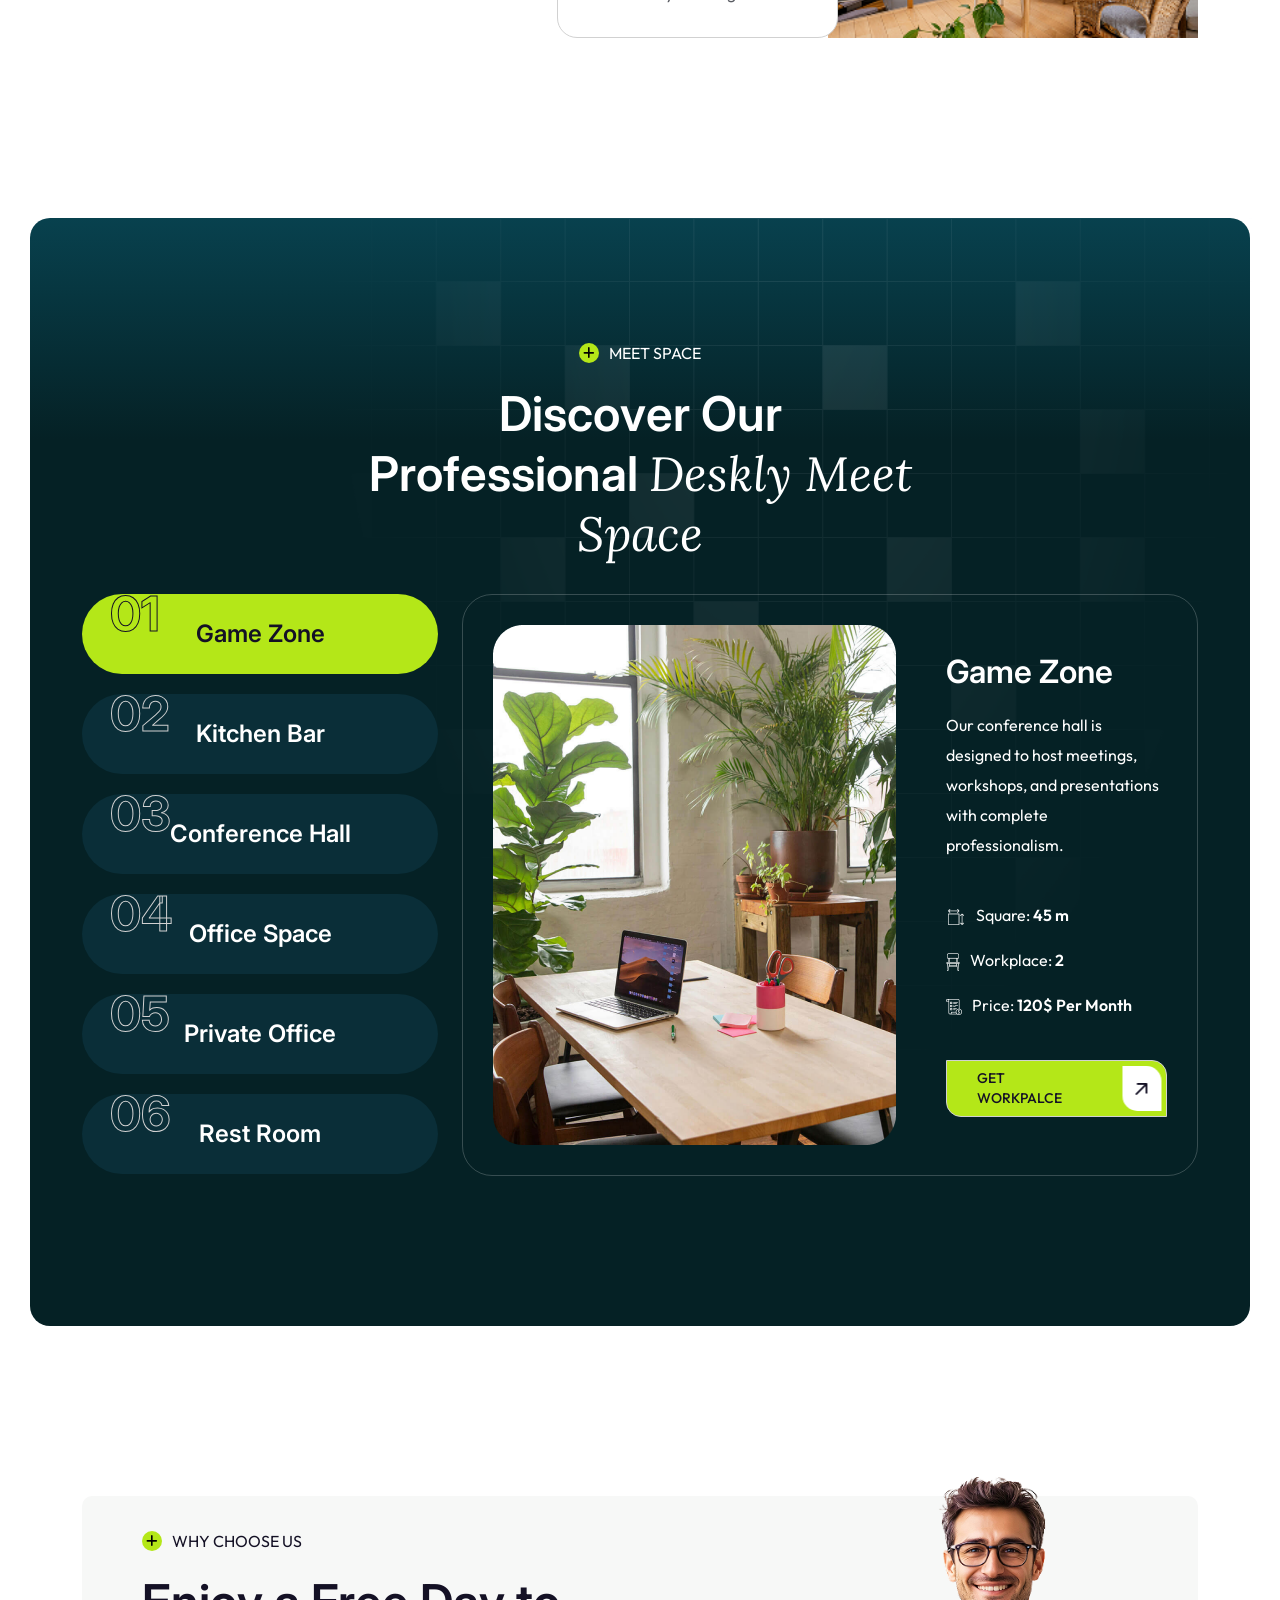
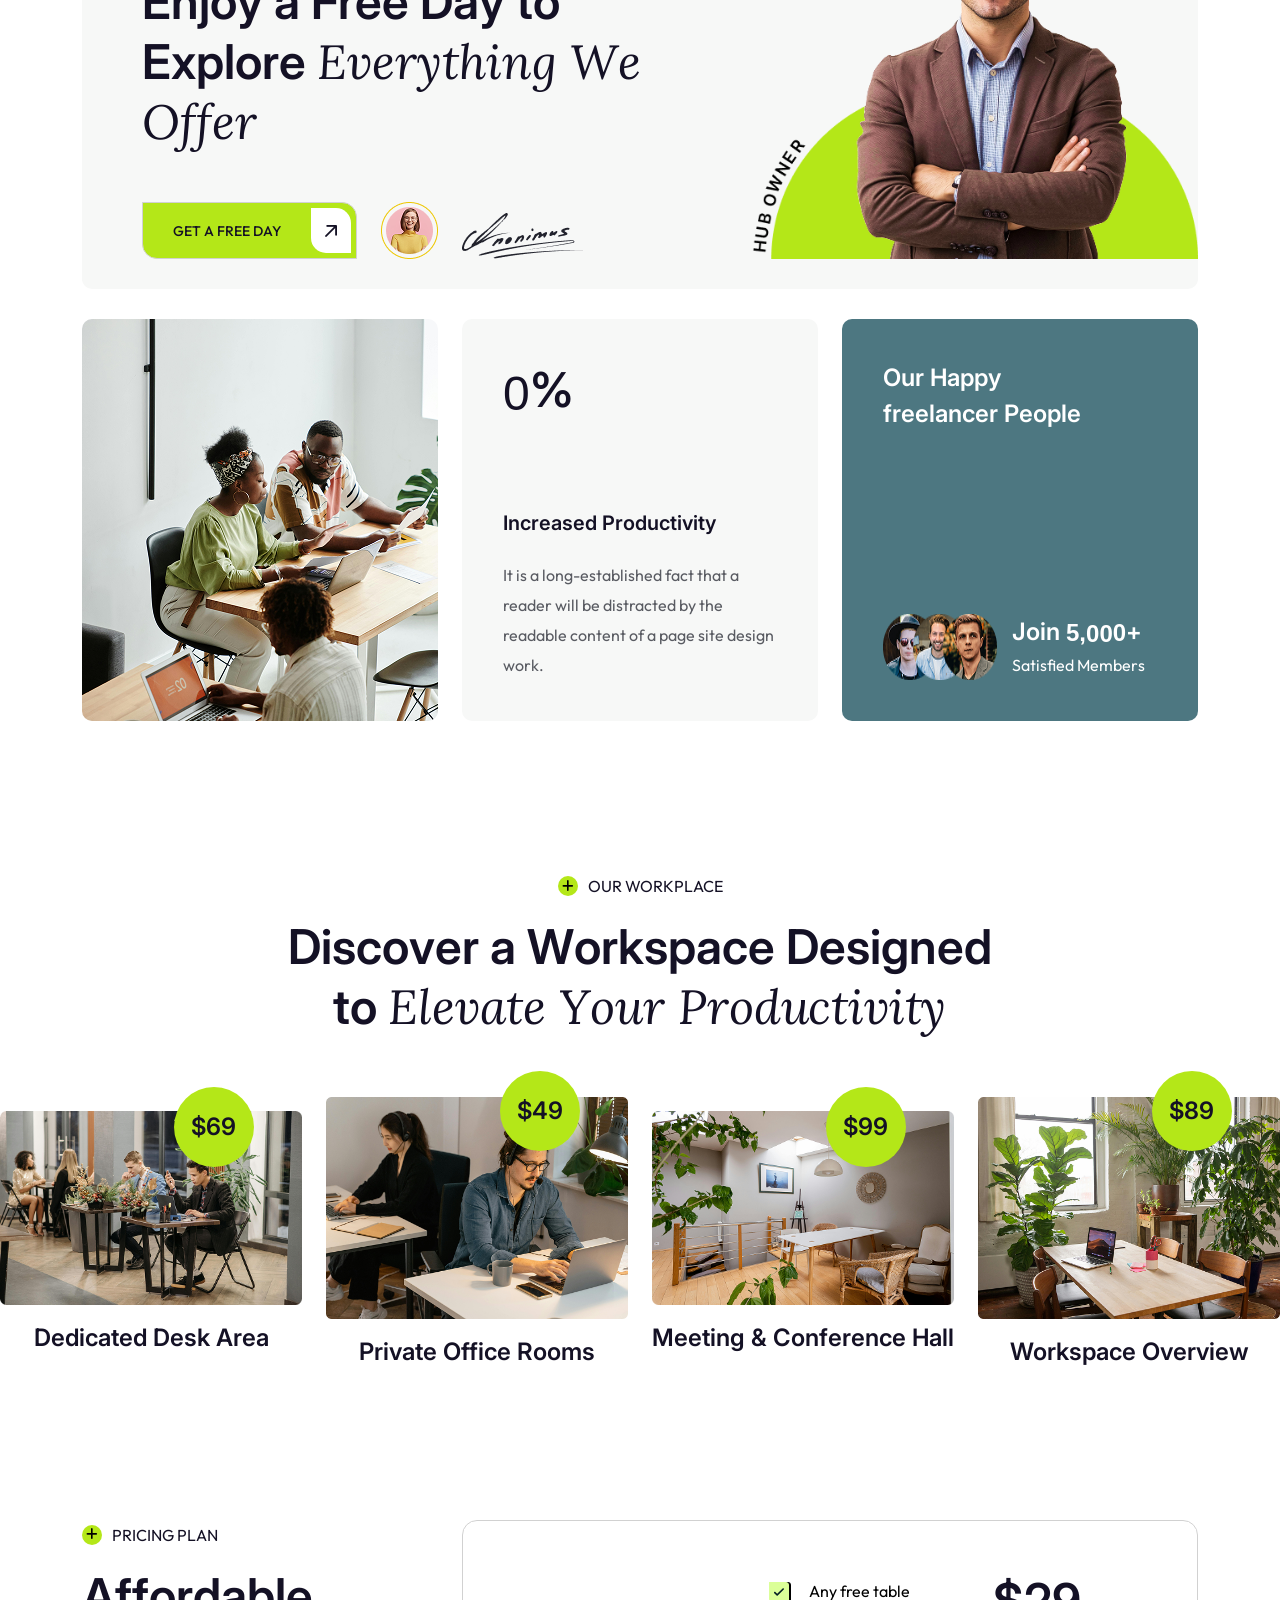
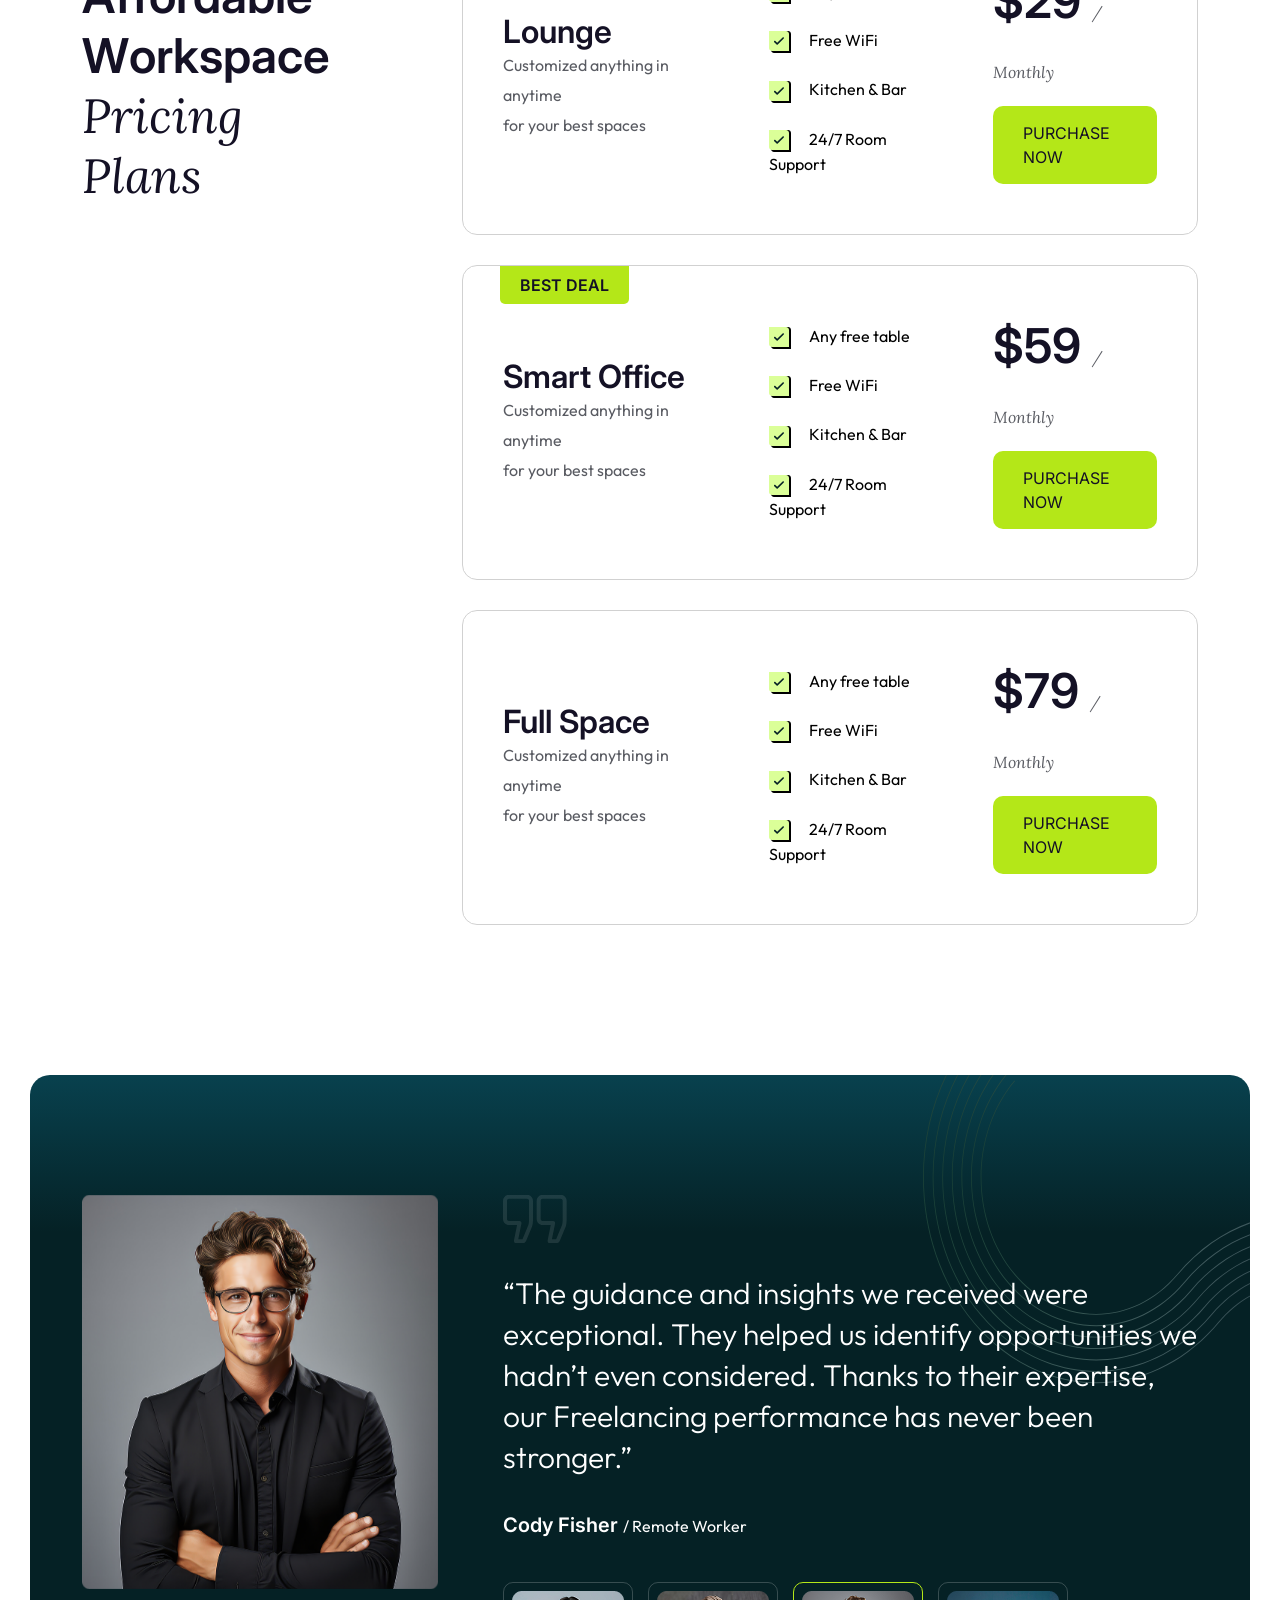
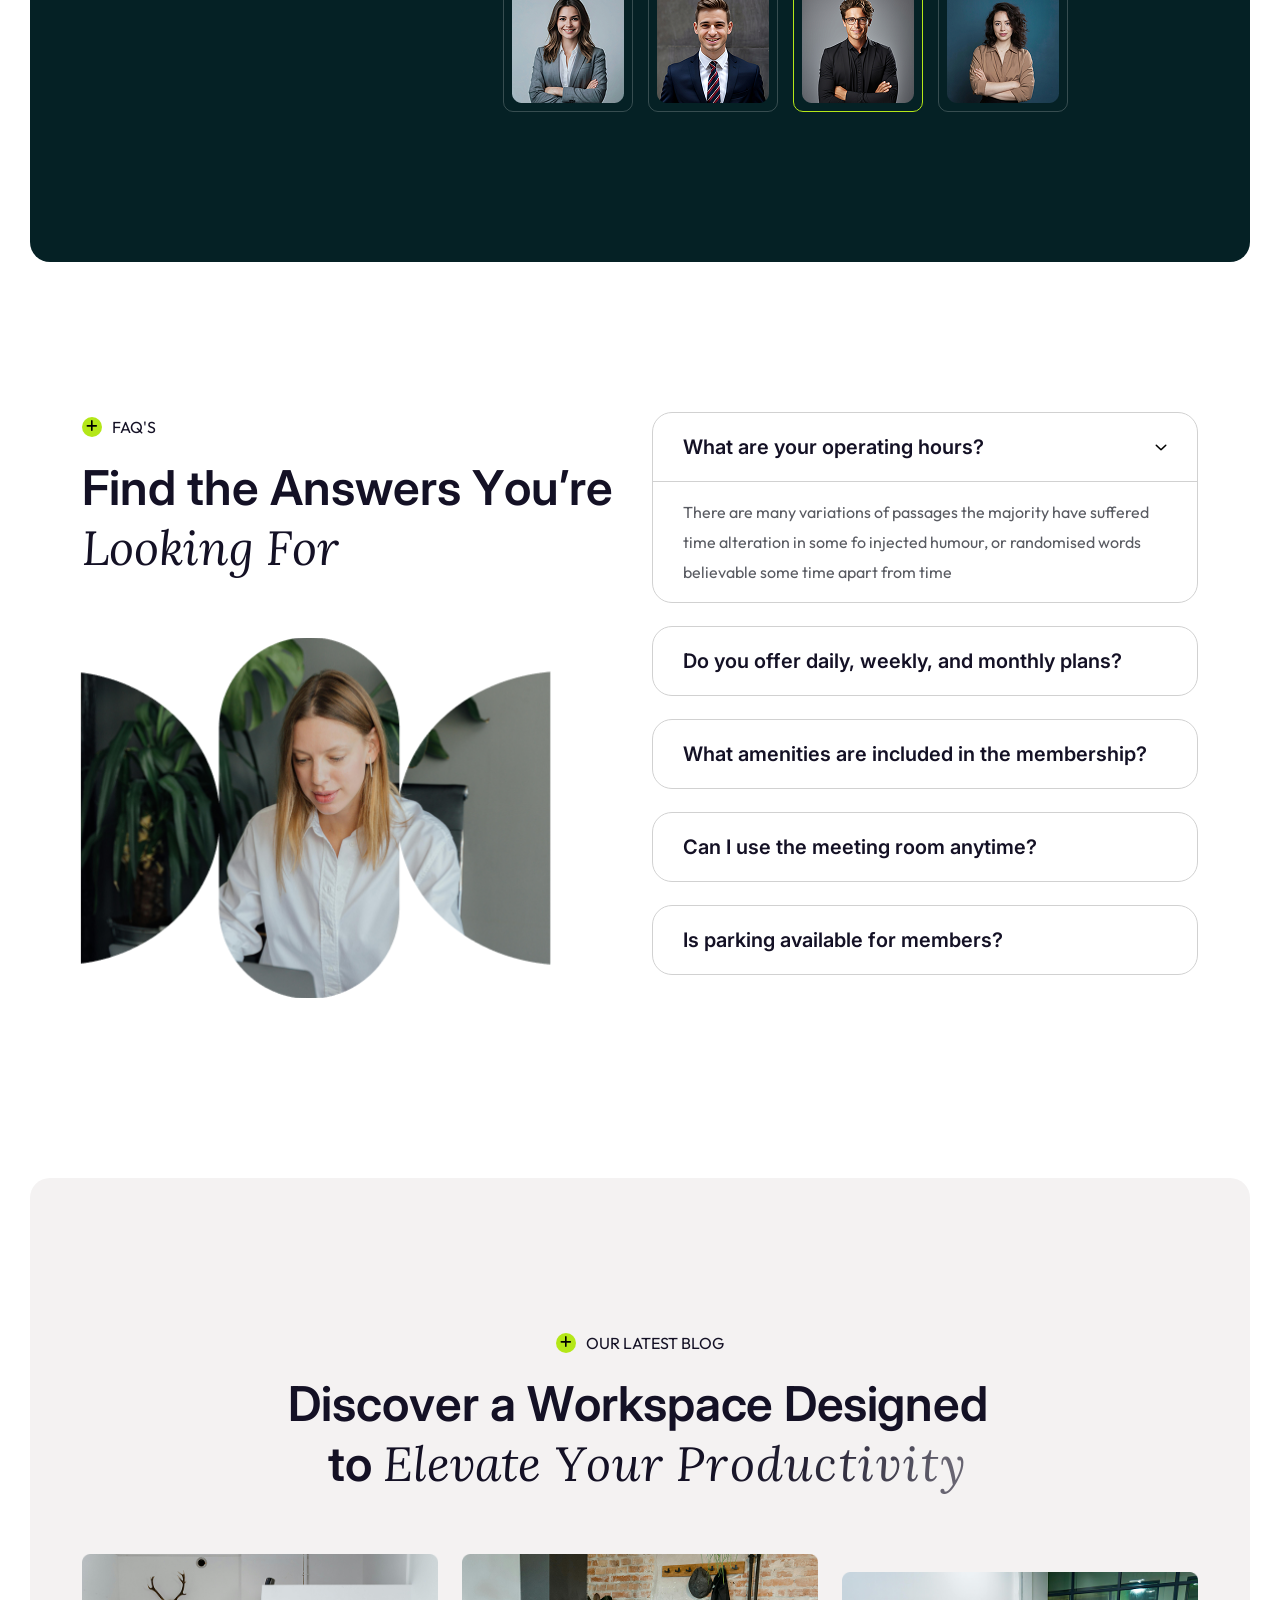
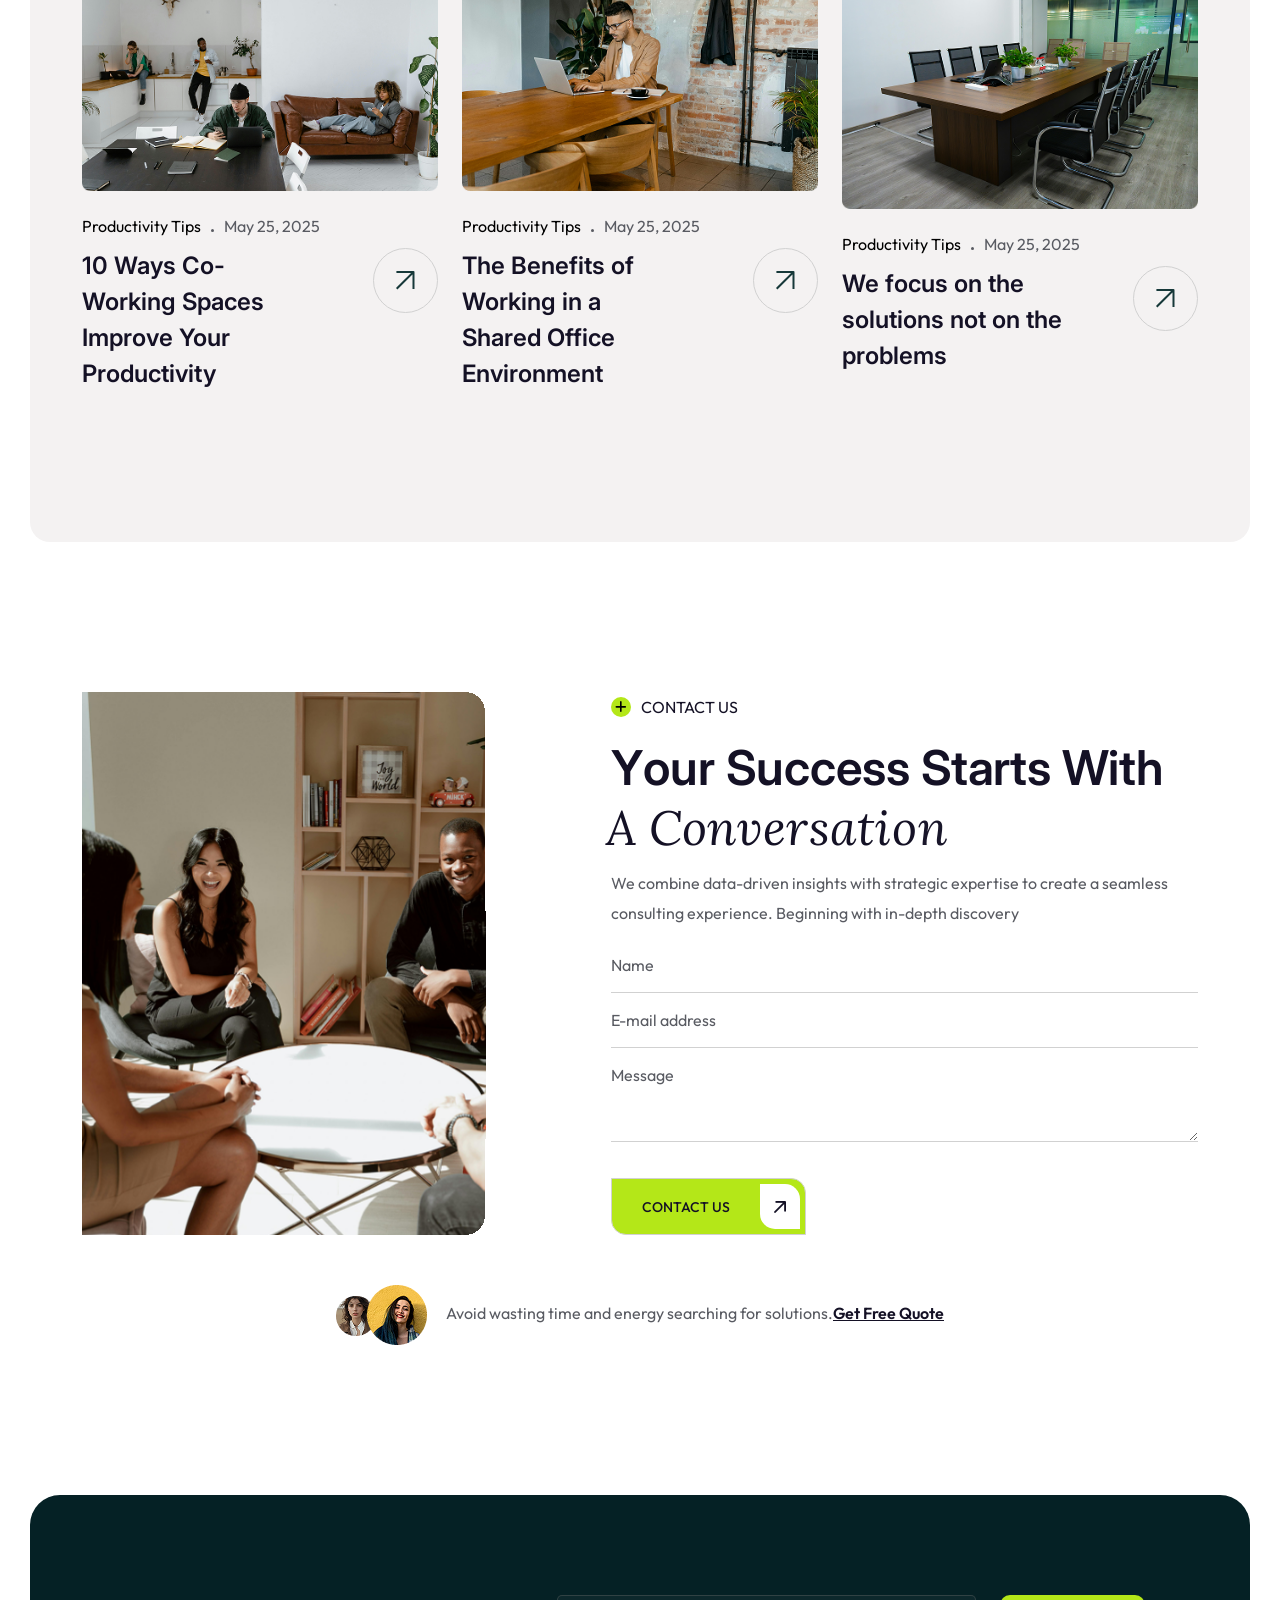
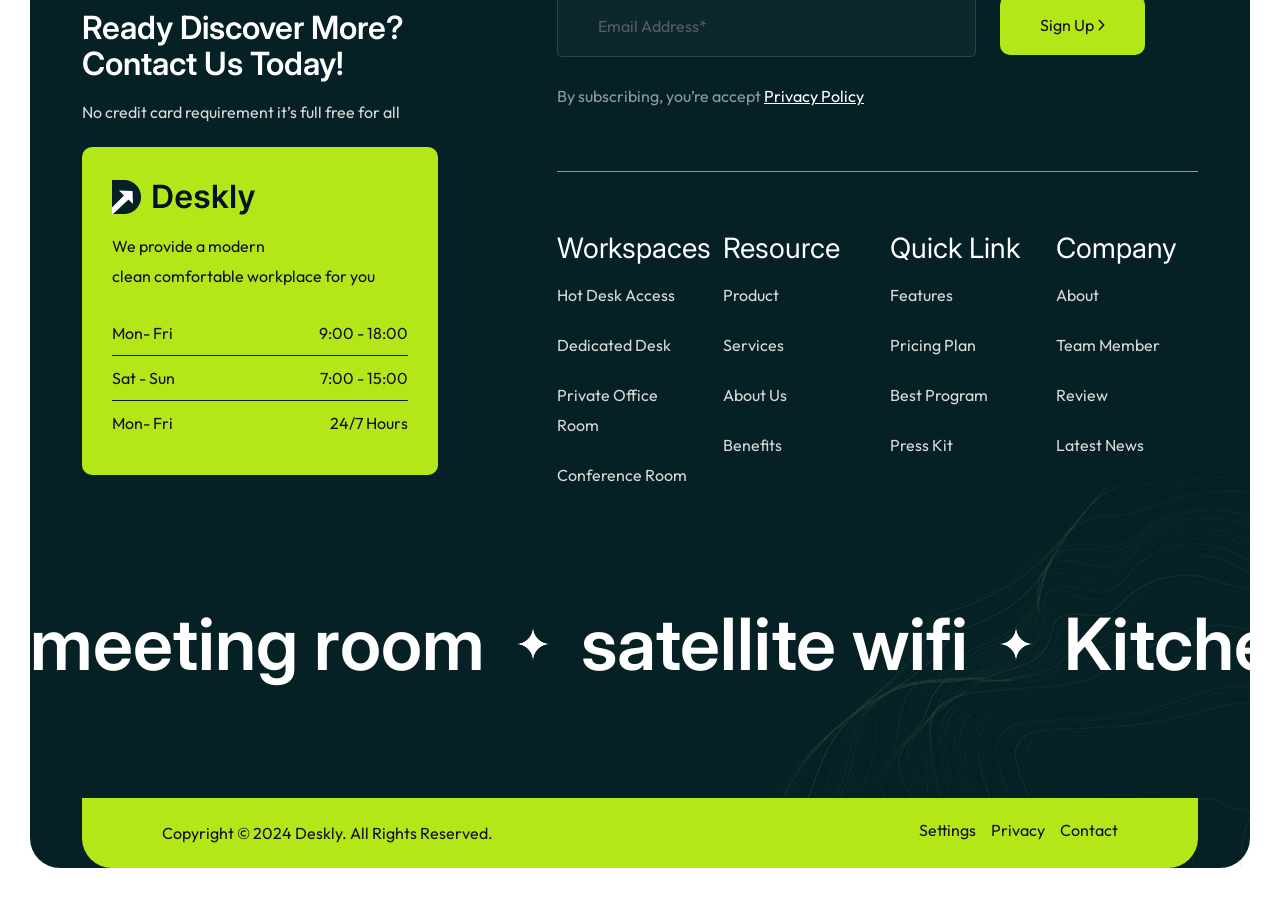
<file: index-02.html>
<!DOCTYPE html>
<html lang="en">
<head>
    <meta charset="UTF-8">
    <meta http-equiv="X-UA-Compatible" content="IE=edge">
    <meta name="viewport" content="width=device-width, initial-scale=1.0">
    <meta name="author" content="inventxlab">
    <meta name="description" content="Deskly - Coworking Space HTML Template">
    <link rel="shortcut icon" href="assets/images/favicon.svg">
    <title>Deskly - Coworking Space HTML Template</title>
    <link rel="stylesheet" href="assets/css/bootstrap.min.css">
    <link rel="stylesheet" href="assets/css/all.min.css">
    <link rel="stylesheet" href="assets/css/aos.css">
    <link rel="stylesheet" href="assets/css/glightbox.min.css">
    <link rel="stylesheet" href="assets/css/webexbaseicon.css">
    <link rel="stylesheet" href="assets/css/odometer-theme-default.css">
    <link rel="stylesheet" href="assets/css/glightbox.min.css">
    <link rel="stylesheet" href="assets/css/swiper-bundle.min.css">
    <link rel="stylesheet" href="assets/css/main.css">
</head>

<body class="ixl-magic-cursor">

    <!-- Magic cursor HTML structure -->
    <div id="magic-cursor">
        <div id="ball"></div>
    </div>

    <!-- Pre Loader -->
    <div id="preloader" class="preloader">
        <div class="animation-preloader">
            <div class="spinner">
            </div>
            <div class="txt-loading">
                <span data-text-preloader="D" class="letters-loading"> D </span>
                <span data-text-preloader="E" class="letters-loading"> E </span>
                <span data-text-preloader="S" class="letters-loading"> S </span>
                <span data-text-preloader="K" class="letters-loading"> K </span>
                <span data-text-preloader="L" class="letters-loading"> L </span>
                <span data-text-preloader="Y" class="letters-loading"> Y </span>
            </div>
        </div>
        <div class="loader">
            <div class="row">
                <div class="col-3 loader-section section-left">
                    <div class="bg"></div>
                </div>
                <div class="col-3 loader-section section-left">
                    <div class="bg"></div>
                </div>
                <div class="col-3 loader-section section-right">
                    <div class="bg"></div>
                </div>
                <div class="col-3 loader-section section-right">
                    <div class="bg"></div>
                </div>
            </div>
        </div>
    </div>

    <!-- start page-wrap -->
    <div class="ixl-page-wrap">

        <!-- header start -->
        <header class="ixl-header-style-one">
            <div class="header__wrap stricky">
                <div class="container">
                    <div class="header__inner ul_li_between d-flex align-items-center justify-content-between">
                        <div class="header__logo">
                            <a href="index.html"><img src="assets/images/logo.png" alt=""></a>
                        </div>
                        <div class="main-menu__wrap ul_li navbar navbar-expand-lg">
                            <nav class="main-menu collapse navbar-collapse">
                                <ul>
                                    <li class="menu-item-has-children active"><a href="index.html"><span>Home</span></a>
                                        <ul class="submenu">
                                            <li><a href="index.html"><span>Home V1</span></a></li>
                                            <li class="active"><a href="index-02.html"><span>Home V2</span></a> </li>
                                            <li><a href="index-03.html"><span>Home V3</span></a></li>
                                        </ul>
                                    </li>
                                    <li class="menu-item-has-children">
                                        <a href="#!"><span>Pages</span></a>
                                        <ul class="submenu">
                                            <li><a href="about.html"><span>About</span></a></li>
                                            <li><a href="team.html"><span>Team</span></a>
                                            <li><a href="team-single.html"><span>Team Details</span></a>
                                            <li><a href="gallery.html"><span>Gallery</span></a></li>
                                            <li><a href="pricing.html"><span>Pricing</span></a></li>
                                            
                                        </ul>
                                    </li>
                                    <li class="menu-item-has-children">
                                        <a href="workspaces-02.html"><span>Workspace</span></a>
                                        <ul class="submenu">
                                            
                                            <li><a href="workspaces-02.html"><span>Workspace V2</span></a></li>
                                            <li><a href="workspaces-single.html"><span>Workspace Details</span></a>
                                            </li>
                                        </ul>
                                    </li>
                                    <li class="menu-item-has-children">
                                        <a href="blog-standard.html"><span>News</span></a>
                                        <ul class="submenu">
                                            <li><a href="blog-standard.html"><span>Blog Standard</span></a></li>
                                            
                                            <li><a href="blog-single.html"><span>Blog Details</span></a></li>
                                        </ul>
                                    </li>
                                    <li><a href="contact.html"><span>Contact</span></a></li>
                                </ul>
                            </nav>
                        </div>
                        <div class="ixl-header-two-buttons d-none d-xl-flex">
                            <div class="header-two-buttons">
                                <a href="contact.html" class="btn-style-1">CONTACT US
                                    <i class="fa-regular fa-arrow-up-left"></i>
                                </a>
                            </div>
                        </div>
                        <div class="ixl-hamburger-menu">
                            <div class="ixl-nav-mobile">
                                <div class="ixl-nav-mobile-button">
                                    <i class="fa-solid fa-bars"></i>
                                </div>
                            </div>
                        </div>
                    </div>
                </div>
            </div>
            <div class="ixl-header-wrap">
                <div class="ixl-header-menu">
                    <div class="ixl-header-menu-scroll">
                        <div class="ixl-menu-close ixl-hide-xl ixl-close"></div>
                        <div class="ixl-logo-mobile ixl-hide-xl">
                            <a href="index.html" rel="home"><img src="assets/images/logo.png" alt=""></a>
                        </div>
                        <div class="ixl-header-mobile-search ixl-hide-xl">
                            <form role="search" action="index-02.html#">
                                <input type="text" placeholder="Search..." name="s" class="search-field">
                                <button type="submit" class="search-submit"><i
                                        class="fa-regular fa-magnifying-glass"></i></button>
                            </form>
                        </div>
                        <nav class="ixl-header-nav">
                            <ul class="ixl-menu-primary clearfix">
                                <li class="menu-item menu-item-has-children">
                                    <a href="#"><span>Home</span></a>
                                    <ul class="sub-menu">
                                        <li class="menu-item"><a href="index.html"><span>Home V1</span></a></li>
                                        <li class="menu-item active"><a href="index-02.html"><span>Home V2</span></a>
                                        </li>
                                        <li class="menu-item"><a href="index-03.html"><span>Home V3</span></a></li>
                                    </ul>
                                </li>
                                <li class="menu-item menu-item-has-children">
                                    <a href="#"><span>Pages</span></a>
                                    <ul class="sub-menu">
                                        <li class="menu-item"><a href="about.html"><span>About</span></a> </li>
                                        <li class="menu-item"><a href="team.html"><span>Team</span></a> </li>
                                        <li class="menu-item"><a href="team-single.html"><span>Team Details</span></a>
                                        </li>
                                        
                                        <li class="menu-item"><a href="gallery.html"><span>Gallery</span></a>
                                        </li>
                                        <li class="menu-item"><a href="pricing.html"><span>Pricing</span></a> </li>
                                        
                                    </ul>
                                </li>
                                <li class="menu-item menu-item-has-children">
                                    <a href="workspaces-02.html"><span>Workspace</span></a>
                                    <ul class="sub-menu">
                                        
                                        <li class="menu-item"><a href="workspaces-02.html"><span>Workspace V2</span></a>
                                        </li>
                                        <li class="menu-item"><a href="workspaces-single.html"><span>Workspace
                                                    Details</span></a> </li>
                                    </ul>
                                </li>
                                <li class="menu-item menu-item-has-children">
                                    <a href="blog-standard.html"><span>Blog</span></a>
                                    <ul class="sub-menu">
                                        <li class="menu-item"><a href="blog-standard.html"><span>Blog
                                                    Standard</span></a></li>
                                        
                            </ul>
                        </nav>
                    </div>
                </div>
                <div class="ixl-header-menu-backdrop"></div>
            </div>
        </header>
        <div class="body-overlay"></div>
        <!-- header end -->

        <!--hero-->
        <section class="ixl-hero-two bg-cover" style="background: url(assets/images/index-02/hero/hero-bg.png);">
            <div class="container">
                <div class="ixl-hero-two-wrapper">
                    <div class="row gy-30">
                        <div class="col-xl-9">
                            <div class="ixl-hero-two-header">
                                <h1 class="header-xxl text-white main-header" data-aos="fade-up" data-aos-delay="400"
                                    data-aos-duration="800">Modern Co-Working <a href="contact.html"
                                        class="btn-style-1">REQUEST CONSULATION<i
                                            class="fa-regular fa-arrow-up-left"></i>
                                    </a>
                                </h1>
                                <h1 class="header-xxl image-header" data-aos="fade-up" data-aos-delay="600"
                                    data-aos-duration="1000"><img src="assets/images/index-02/hero/hero-icon.png"
                                        alt="hero icon" class="d-none d-xl-flex"><span class="text-white">designed for
                                        comfort &
                                        focus</span></h1>
                            </div>
                        </div>
                    </div>
                </div>
            </div>
            <div class="header-card-wrapper d-none d-xxl-flex" data-aos="fade-up" data-aos-delay="800"
                data-aos-duration="1200">
                <img src="assets/images/index-02/hero/hero-grp-img.png" alt="hero group image" class="grp-img">
                <div class="info">
                    <h2 class="header-lg text-white">1.3M+</h2>
                    <p class="text text-white">Active users across the world</p>
                </div>
                <img src="assets/images/index-02/hero/hero-map-img.png" alt="header map image" class="header-map-img">
            </div>
        </section>

        <!--about-->
        <section class="ixl-about-two ptb-150">
            <div class="container">
                <div class="ixl-about-two-wrapper">
                    <div class="row gy-30">
                        <div class="col-lg-6">
                            <div class="img-box ixl-reveal-left">
                                <img src="assets/images/index-02/about/about-main.png" alt="about main image">
                            </div>
                        </div>
                        <div class="col-lg-6">
                            <div class="sub-title" data-aos="fade-up" data-aos-delay="400" data-aos-duration="800">
                                <div class="icon">
                                    <i class="fa-solid fa-plus"></i>
                                </div>
                                <p class="text">ABOUT US</p>
                            </div>
                            <h2 class="header-xl mb-30 txt-anim-2" data-aos="fade-up" data-aos-delay="400"
                                data-aos-duration="800">A Thoughtfully Workspace <span>Built for
                                    Professionals</span>
                            </h2>
                            <div class="divider mb-30" data-aos="fade-up" data-aos-delay="400" data-aos-duration="800">
                            </div>
                            <p class="text mb-40" data-aos="fade-up" data-aos-delay="400" data-aos-duration="800">We
                                built this co-working space to give professionals a
                                place where productivity feels natural and comfort comes standard. Our
                                environment is designed for freelancers, remote workers who want a peaceful
                                workspace.</p>
                            <div class="ixl-about-two-icon-grp" data-aos="fade-up" data-aos-delay="400"
                                data-aos-duration="800">
                                <div class="icon-item">
                                    <div class="icon">
                                        <img src="assets/images/index-02/about/about-icon-01.svg" alt="header icon">
                                    </div>
                                    <h3 class="header-sm">Modern & <br> Co Workplace</h3>
                                </div>
                                <div class="icon-item">
                                    <div class="icon">
                                        <img src="assets/images/index-02/about/about-icon-02.svg" alt="header icon">
                                    </div>
                                    <h3 class="header-sm">Built to Support <br> Every Professional</h3>
                                </div>
                            </div>
                            <div class="ixl-about-two-divider d-none d-lg-flex" data-aos="fade-up" data-aos-delay="400"
                                data-aos-duration="800"></div>
                            <ul class="ixl-about-two-feature" data-aos="fade-up" data-aos-delay="400"
                                data-aos-duration="800">
                                <li><img src="assets/images/check-icon.svg" alt="check icon"> Our
                                    forward-thinking approach focuses on creating Working systems</li>
                                <li><img src="assets/images/check-icon.svg" alt="check icon"> We collaborate
                                    closely with you to ensure every plan</li>
                            </ul>
                            <div class="ixl-about-two-btn-grp" data-aos="fade-up" data-aos-delay="400"
                                data-aos-duration="800">
                                <a href="about.html" class="btn-style-1 aos-init aos-animate" data-aos="fade-up"
                                    data-aos-delay="400" data-aos-duration="800">ABOUT US<i
                                        class="fa-regular fa-arrow-up-left"></i>
                                </a>
                                <div class="call">
                                    <div class="icon">
                                        <img src="assets/images/index-02/about/about-icon-03.svg" alt="header icon">
                                    </div>
                                    <div class="info">
                                        <p class="text">Call Us 24/7</p>
                                        <a class="header-sm" href="tel:+0000000022">+00 0000 00 22</a>
                                    </div>
                                </div>
                            </div>
                        </div>
                    </div>
                </div>
            </div>
        </section>

        <!--feature-->
        <section class="ixl-feature-two pb-150">
            <div class="container">
                <div class="ixl-feature-two-wrapper">
                    <div class="row gy-30">
                        <div class="col-lg-5 sticky-element">
                            <div class="ixl-feature-two-header">
                                <div class="sub-title" data-aos="fade-up" data-aos-delay="400" data-aos-duration="800">
                                    <div class="icon">
                                        <i class="fa-solid fa-plus"></i>
                                    </div>
                                    <p class="text">SOME OF OUR FEATURES</p>
                                </div>
                                <h2 class="header-xl mb-50 txt-anim-2" data-aos="fade-up" data-aos-delay="400"
                                    data-aos-duration="800">Benefits Crafted for
                                    <span>Your Comfort</span>
                                </h2>
                                <a href="contact.html" class="btn-style-1" data-aos="fade-up" data-aos-delay="400"
                                    data-aos-duration="800">CONTACT US<i class="fa-regular fa-arrow-up-left"></i> </a>
                            </div>
                        </div>
                        <div class="col-lg-7">
                            <div class="wrapper" data-aos="fade-up" data-aos-delay="400" data-aos-duration="800">
                                <div class="ixl-feature-two-item-wrapper mb-30">
                                    <div class="ixl-feature-two-item">
                                        <span class="serial">1</span>
                                        <h3 class="header-md">High-Speed Internet</h3>
                                        <p class="text">Enjoy fast, stable, and uninterrupted internet that
                                            keeps
                                            your workflow running effortlessly. </p>
                                    </div>
                                    <div class="img-box">
                                        <img src="assets/images/index-02/fature/feature-img-01.jpg"
                                            alt="feature image">
                                    </div>
                                </div>
                                <div class="ixl-feature-two-item-wrapper mb-30">
                                    <div class="ixl-feature-two-item">
                                        <span class="serial">2</span>
                                        <h3 class="header-md">Modern Workspace</h3>
                                        <p class="text">Work in a clean, air-conditioned, and well-designed
                                            environment that helps you stay focused. </p>
                                    </div>
                                    <div class="img-box">
                                        <img src="assets/images/index-02/fature/feature-img-02.jpg"
                                            alt="feature image">
                                    </div>
                                </div>
                                <div class="ixl-feature-two-item-wrapper mb-30">
                                    <div class="ixl-feature-two-item">
                                        <span class="serial">3</span>
                                        <h3 class="header-md">Equipped Rooms</h3>
                                        <p class="text">Host client meetings or team sessions with confidence.
                                            Our meeting rooms come with display screens</p>
                                    </div>
                                    <div class="img-box">
                                        <img src="assets/images/index-02/fature/feature-img-03.jpg"
                                            alt="feature image">
                                    </div>
                                </div>
                                <div class="ixl-feature-two-item-wrapper mb-30">
                                    <div class="ixl-feature-two-item">
                                        <span class="serial">4</span>
                                        <h3 class="header-md">Flexible Plans</h3>
                                        <p class="text">Whether you need a desk for a day or an office for a
                                            month, we offer affordable plans that fit your budget </p>
                                    </div>
                                    <div class="img-box">
                                        <img src="assets/images/index-02/fature/feature-img-04.jpg"
                                            alt="feature image">
                                    </div>
                                </div>
                            </div>
                        </div>
                    </div>
                </div>
            </div>
        </section>

        <!--meet space-->
        <section class="ixl-workspace-two pb-150">
            <div class="container">
                <div class="ixl-workspace-one-wrapper">
                    <div class="row align-items-center justify-content-center">
                        <div class="col-md-8 col-lg-6">
                            <div class="sub-title justify-content-center">
                                <div class="icon">
                                    <i class="fa-solid fa-plus"></i>
                                </div>
                                <p class="text text-white">MEET SPACE</p>
                            </div>
                            <h2 class="header-xl mb-30 txt-anim-2 text-white text-center">Discover Our
                                Professional <span>Deskly Meet Space</span>
                            </h2>
                        </div>
                    </div>
                    <div class="ixl-tab">
                        <div class="row gy-30">
                            <div class="col-lg-4">
                                <ul class="ixl-tab-nav ixl-workspace-two-title">
                                    <li class="active" data-tab="a1">
                                        <h3 class="header-md text-white">Game Zone</h3>
                                        <span class="serial">01</span>
                                    </li>
                                    <li data-tab="a2">
                                        <h3 class="header-md text-white">Kitchen Bar</h3>
                                        <span class="serial">02</span>
                                    </li>
                                    <li data-tab="a3">
                                        <h3 class="header-md text-white">Conference Hall</h3>
                                        <span class="serial">03</span>
                                    </li>
                                    <li data-tab="a4">
                                        <h3 class="header-md text-white">Office Space</h3>
                                        <span class="serial">04</span>
                                    </li>
                                    <li data-tab="a5">
                                        <h3 class="header-md text-white">Private Office</h3>
                                        <span class="serial">05</span>
                                    </li>
                                    <li data-tab="a6">
                                        <h3 class="header-md text-white">Rest Room</h3>
                                        <span class="serial">06</span>
                                    </li>
                                </ul>
                            </div>
                            <div class="col-lg-8">
                                <div class="ixl-tab-content">
                                    <div class="ixl-tab-pane active" id="a1">
                                        <div class="ixl-workspace-two-content">
                                            <div class="img-box">
                                                <img src="assets/images/index-02/meet-space/meet-space-01.png"
                                                    alt="meet space image">
                                            </div>
                                            <div class="content">
                                                <h3 class="header-lg text-white">Game Zone</h3>
                                                <p class="text text-white">Our conference hall is designed to
                                                    host
                                                    meetings, workshops, and presentations with complete
                                                    professionalism. </p>
                                                <ul class="feature">
                                                    <li class="text text-white"><img
                                                            src="assets/images/index-02/meet-space/icon-01.svg"
                                                            alt="meet space icon">Square: <span>45 m</span></li>
                                                    <li class="text text-white"><img
                                                            src="assets/images/index-02/meet-space/icon-02.svg"
                                                            alt="meet space icon">Workplace: <span>2</span></li>
                                                    <li class="text text-white"><img
                                                            src="assets/images/index-02/meet-space/icon-03.svg"
                                                            alt="meet space icon">Price: <span>120$ Per
                                                            Month</span>
                                                    </li>
                                                </ul>
                                                <a href="workspaces-02.html" class="btn-style-1">GET
                                                    WORKPALCE<i class="fa-regular fa-arrow-up-left"></i> </a>
                                            </div>
                                        </div>
                                    </div>
                                    <div class="ixl-tab-pane" id="a2">
                                        <div class="ixl-workspace-two-content">
                                            <div class="img-box">
                                                <img src="assets/images/index-02/meet-space/meet-space-02.png"
                                                    alt="meet space image">
                                            </div>
                                            <div class="content">
                                                <h3 class="header-lg text-white">Kitchen Bar</h3>
                                                <p class="text text-white">Our conference hall is designed to
                                                    host
                                                    meetings, workshops, and presentations with complete
                                                    professionalism. </p>
                                                <ul class="feature">
                                                    <li class="text text-white"><img
                                                            src="assets/images/index-02/meet-space/icon-01.svg"
                                                            alt="meet space icon">Square: <span>45 m</span></li>
                                                    <li class="text text-white"><img
                                                            src="assets/images/index-02/meet-space/icon-02.svg"
                                                            alt="meet space icon">Workplace: <span>2</span></li>
                                                    <li class="text text-white"><img
                                                            src="assets/images/index-02/meet-space/icon-03.svg"
                                                            alt="meet space icon">Price: <span>120$ Per
                                                            Month</span>
                                                    </li>
                                                </ul>
                                                <a href="workspaces-02.html" class="btn-style-1">GET
                                                    WORKPALCE<i class="fa-regular fa-arrow-up-left"></i> </a>
                                            </div>
                                        </div>
                                    </div>
                                    <div class="ixl-tab-pane" id="a3">
                                        <div class="ixl-workspace-two-content">
                                            <div class="img-box">
                                                <img src="assets/images/index-02/meet-space/meet-space-03.png"
                                                    alt="meet space image">
                                            </div>
                                            <div class="content">
                                                <h3 class="header-lg text-white">Conference Hall</h3>
                                                <p class="text text-white">Our conference hall is designed to
                                                    host
                                                    meetings, workshops, and presentations with complete
                                                    professionalism. </p>
                                                <ul class="feature">
                                                    <li class="text text-white"><img
                                                            src="assets/images/index-02/meet-space/icon-01.svg"
                                                            alt="meet space icon">Square: <span>45 m</span></li>
                                                    <li class="text text-white"><img
                                                            src="assets/images/index-02/meet-space/icon-02.svg"
                                                            alt="meet space icon">Workplace: <span>2</span></li>
                                                    <li class="text text-white"><img
                                                            src="assets/images/index-02/meet-space/icon-03.svg"
                                                            alt="meet space icon">Price: <span>120$ Per
                                                            Month</span>
                                                    </li>
                                                </ul>
                                                <a href="workspaces-02.html" class="btn-style-1">GET
                                                    WORKPALCE<i class="fa-regular fa-arrow-up-left"></i> </a>
                                            </div>
                                        </div>
                                    </div>
                                    <div class="ixl-tab-pane" id="a4">
                                        <div class="ixl-workspace-two-content">
                                            <div class="img-box">
                                                <img src="assets/images/index-02/meet-space/meet-space-04.png"
                                                    alt="meet space image">
                                            </div>
                                            <div class="content">
                                                <h3 class="header-lg text-white">Office Space</h3>
                                                <p class="text text-white">Our conference hall is designed to
                                                    host
                                                    meetings, workshops, and presentations with complete
                                                    professionalism. </p>
                                                <ul class="feature">
                                                    <li class="text text-white"><img
                                                            src="assets/images/index-02/meet-space/icon-01.svg"
                                                            alt="meet space icon">Square: <span>45 m</span></li>
                                                    <li class="text text-white"><img
                                                            src="assets/images/index-02/meet-space/icon-02.svg"
                                                            alt="meet space icon">Workplace: <span>2</span></li>
                                                    <li class="text text-white"><img
                                                            src="assets/images/index-02/meet-space/icon-03.svg"
                                                            alt="meet space icon">Price: <span>120$ Per
                                                            Month</span>
                                                    </li>
                                                </ul>
                                                <a href="workspaces-02.html" class="btn-style-1">GET
                                                    WORKPALCE<i class="fa-regular fa-arrow-up-left"></i> </a>
                                            </div>
                                        </div>
                                    </div>
                                    <div class="ixl-tab-pane" id="a5">
                                        <div class="ixl-workspace-two-content">
                                            <div class="img-box">
                                                <img src="assets/images/index-02/meet-space/meet-space-05.png"
                                                    alt="meet space image">
                                            </div>
                                            <div class="content">
                                                <h3 class="header-lg text-white">Price Office</h3>
                                                <p class="text text-white">Our conference hall is designed to
                                                    host
                                                    meetings, workshops, and presentations with complete
                                                    professionalism. </p>
                                                <ul class="feature">
                                                    <li class="text text-white"><img
                                                            src="assets/images/index-02/meet-space/icon-01.svg"
                                                            alt="meet space icon">Square: <span>45 m</span></li>
                                                    <li class="text text-white"><img
                                                            src="assets/images/index-02/meet-space/icon-02.svg"
                                                            alt="meet space icon">Workplace: <span>2</span></li>
                                                    <li class="text text-white"><img
                                                            src="assets/images/index-02/meet-space/icon-03.svg"
                                                            alt="meet space icon">Price: <span>120$ Per
                                                            Month</span>
                                                    </li>
                                                </ul>
                                                <a href="workspaces-02.html" class="btn-style-1">GET
                                                    WORKPALCE<i class="fa-regular fa-arrow-up-left"></i> </a>
                                            </div>
                                        </div>
                                    </div>
                                    <div class="ixl-tab-pane" id="a6">
                                        <div class="ixl-workspace-two-content">
                                            <div class="img-box">
                                                <img src="assets/images/index-02/meet-space/meet-space-06.png"
                                                    alt="meet space image">
                                            </div>
                                            <div class="content">
                                                <h3 class="header-lg text-white">Rest Room</h3>
                                                <p class="text text-white">Our conference hall is designed to
                                                    host
                                                    meetings, workshops, and presentations with complete
                                                    professionalism. </p>
                                                <ul class="feature">
                                                    <li class="text text-white"><img
                                                            src="assets/images/index-02/meet-space/icon-01.svg"
                                                            alt="meet space icon">Square: <span>45 m</span></li>
                                                    <li class="text text-white"><img
                                                            src="assets/images/index-02/meet-space/icon-02.svg"
                                                            alt="meet space icon">Workplace: <span>2</span></li>
                                                    <li class="text text-white"><img
                                                            src="assets/images/index-02/meet-space/icon-03.svg"
                                                            alt="meet space icon">Price: <span>120$ Per
                                                            Month</span>
                                                    </li>
                                                </ul>
                                                <a href="workspaces-02.html" class="btn-style-1">GET WORKPALCE<i
                                                        class="fa-regular fa-arrow-up-left"></i> </a>
                                            </div>
                                        </div>
                                    </div>
                                </div>
                            </div>
                        </div>
                    </div>
                </div>
            </div>
            <img src="assets/images/index/meet-space/background-shape.png" class="workspace-one-bg"
                alt="fature bg shape">
        </section>

        <!--choose us-->
        <section class="ixl-chooseUs-two">
            <div class="container mb-30">
                <div class="ixl-chooseUs-two-wrapper">
                    <div class="row gy-30 align-items-center justify-content-center">
                        <div class="col-lg-7">
                            <div class="ixl-chooseUs-two-header">
                                <div class="sub-title" data-aos="fade-up" data-aos-delay="400" data-aos-duration="800">
                                    <div class="icon">
                                        <i class="fa-solid fa-plus"></i>
                                    </div>
                                    <p class="text">WHY CHOOSE US</p>
                                </div>
                                <h2 class="header-xl mb-50 txt-anim-2" data-aos="fade-up" data-aos-delay="400"
                                    data-aos-duration="800">Enjoy a Free Day to Explore <span>Everything We
                                        Offer</span>
                                </h2>
                                <div class="chooseUs-two-images" data-aos="fade-up" data-aos-delay="400"
                                    data-aos-duration="800">
                                    <a href="contact.html" class="btn-style-1">GET A FREE DAY<i
                                            class="fa-regular fa-arrow-up-left"></i> </a>
                                    <img src="assets/images/index-02/choose-us/author.png" alt="author">
                                    <img src="assets/images/index-02/choose-us/signature.png" alt="signature">
                                </div>
                            </div>
                        </div>
                        <div class="col-lg-5">
                            <div class="ixl-chooseUs-main-img ixl-reveal-bottom">
                                <img src="assets/images/index-02/choose-us/choose-us-main.png" alt="main image">
                            </div>
                        </div>
                    </div>
                </div>
            </div>
            <div class="container">
                <div class="ixl-chooseUs-two-group">
                    <div class="row gy-30 align-items-center justify-content-center">
                        <div class="col-md-6 col-xl-4">
                            <div class="ixl-chooseUs-two-group-01 image-hover-effect" data-aos="fade-up"
                                data-aos-delay="400" data-aos-duration="800">
                                <img src="assets/images/index-02/choose-us/group-01.png" class="img-fluid"
                                    alt="signature">
                            </div>
                        </div>
                        <div class="col-md-6 col-xl-4">
                            <div class="ixl-chooseUs-two-group-02" data-aos="fade-up" data-aos-delay="500"
                                data-aos-duration="1000">
                                <h2 class="header-xl"><span class="odometer header-xl" data-count="95">00</span>%</h2>
                                <div class="content">
                                    <h3 class="header-sm">Increased Productivity</h3>
                                    <p class="text">It is a long-established fact that a reader will be
                                        distracted by the readable content of a page site design work.</p>
                                </div>
                            </div>
                        </div>
                        <div class="col-md-6 col-xl-4">
                            <div class="ixl-chooseUs-two-group-03" data-aos="fade-up" data-aos-delay="600"
                                data-aos-duration="1200">
                                <h3 class="header-md text-white">Our Happy <br> freelancer People</h3>
                                <div class="group-03">
                                    <img src="assets/images/index-02/choose-us/grp-img.png" alt="choose us group">
                                    <div class="content">
                                        <h3 class="header-md text-white">Join <span class="odometer text-white"
                                                data-count="5,000">00</span>+</h3>
                                        <p class="text text-white">Satisfied Members</p>
                                    </div>
                                </div>
                                <img src="assets/images/index-02/choose-us/group-03.png" alt="group-img three"
                                    class="bg-img">
                            </div>
                        </div>
                    </div>
                </div>
            </div>
        </section>

        <!--workplace-->
        <section class="ixl-workplace-two ptb-150">
            <div class="container">
                <div class="ixl-workplace-two-wrapper">
                    <div class="row align-items-center justify-content-center">
                        <div class="col-lg-10 col-xl-8">
                            <div class="sub-title justify-content-center" data-aos="fade-up" data-aos-delay="400"
                                data-aos-duration="800">
                                <div class="icon">
                                    <i class="fa-solid fa-plus"></i>
                                </div>
                                <p class="text">OUR WORKPLACE</p>
                            </div>
                            <h2 class="header-xl txt-anim-2 text-center" data-aos="fade-up" data-aos-delay="400"
                                data-aos-duration="800">Discover a Workspace Designed to
                                <span>Elevate Your Productivity</span>
                            </h2>
                        </div>
                    </div>
                </div>
            </div>
            <div class="container-fluid p-0" data-aos="fade-up" data-aos-delay="400" data-aos-duration="800">
                <div class="swiper workplaceTwo">
                    <div class="swiper-wrapper">
                        <div class="swiper-slide">
                            <div class="workplace-two-slider">
                                <div class="workplace-two-item">
                                    <div class="img">
                                        <span class="price header-md">$89</span>
                                        <img src="assets/images/index-02/workplace/workplace-01.png" alt="workplace">
                                    </div>
                                    <h3 class="header-md">Workspace Overview</h3>
                                </div>
                            </div>
                        </div>
                        <div class="swiper-slide">
                            <div class="workplace-two-slider">
                                <div class="workplace-two-item">
                                    <div class="img">
                                        <span class="price header-md">$69</span>
                                        <img src="assets/images/index-02/workplace/workplace-02.png" alt="workplace">
                                    </div>
                                    <h3 class="header-md">Dedicated Desk Area</h3>
                                </div>
                            </div>
                        </div>
                        <div class="swiper-slide">
                            <div class="workplace-two-slider">
                                <div class="workplace-two-item">
                                    <div class="img">
                                        <span class="price header-md">$49</span>
                                        <img src="assets/images/index-02/workplace/workplace-03.png" alt="workplace">
                                    </div>
                                    <h3 class="header-md">Private Office Rooms</h3>
                                </div>
                            </div>
                        </div>
                        <div class="swiper-slide">
                            <div class="workplace-two-slider">
                                <div class="workplace-two-item">
                                    <div class="img">
                                        <span class="price header-md">$99</span>
                                        <img src="assets/images/index-02/workplace/workplace-04.png" alt="workplace">
                                    </div>
                                    <h3 class="header-md">Meeting & Conference Hall</h3>
                                </div>
                            </div>
                        </div>
                        <div class="swiper-slide">
                            <div class="workplace-two-slider">
                                <div class="workplace-two-item">
                                    <div class="img">
                                        <span class="price header-md">$89</span>
                                        <img src="assets/images/index-02/workplace/workplace-01.png" alt="workplace">
                                    </div>
                                    <h3 class="header-md">Workspace Overview</h3>
                                </div>
                            </div>
                        </div>
                        <div class="swiper-slide">
                            <div class="workplace-two-slider">
                                <div class="workplace-two-item">
                                    <div class="img">
                                        <span class="price header-md">$69</span>
                                        <img src="assets/images/index-02/workplace/workplace-02.png" alt="workplace">
                                    </div>
                                    <h3 class="header-md">Dedicated Desk Area</h3>
                                </div>
                            </div>
                        </div>
                        <div class="swiper-slide">
                            <div class="workplace-two-slider">
                                <div class="workplace-two-item">
                                    <div class="img">
                                        <span class="price header-md">$49</span>
                                        <img src="assets/images/index-02/workplace/workplace-03.png" alt="workplace">
                                    </div>
                                    <h3 class="header-md">Private Office Rooms</h3>
                                </div>
                            </div>
                        </div>
                        <div class="swiper-slide">
                            <div class="workplace-two-slider">
                                <div class="workplace-two-item">
                                    <div class="img">
                                        <span class="price header-md">$99</span>
                                        <img src="assets/images/index-02/workplace/workplace-04.png" alt="workplace">
                                    </div>
                                    <h3 class="header-md">Meeting & Conference Hall</h3>
                                </div>
                            </div>
                        </div>
                    </div>
                </div>
            </div>
        </section>

        <!--pricing plan-->
        <section class="ixl-pricing-two pb-150">
            <div class="container">
                <div class="ixl-pricing-two-wrapper">
                    <div class="row gy-30 justify-content-between">
                        <div class="col-md-4 col-xl-3 sticky-element">
                            <div class="ixl-pricing-two-header">
                                <div class="sub-title" data-aos="fade-up" data-aos-delay="400" data-aos-duration="800">
                                    <div class="icon">
                                        <i class="fa-solid fa-plus"></i>
                                    </div>
                                    <p class="text">PRICING PLAN</p>
                                </div>
                                <h2 class="header-xl txt-anim-2" data-aos="fade-up" data-aos-delay="400"
                                    data-aos-duration="800">Affordable Workspace <span>Pricing Plans</span>
                                </h2>
                            </div>
                        </div>
                        <div class="col-md-8 col-xl-8">
                            <div class="ixl-pricing-plans-two" data-aos="fade-up" data-aos-delay="400"
                                data-aos-duration="1000">
                                <div class="ixl-pricing-plan-two mb-30">
                                    <div class="header">
                                        <h3 class="header-lg">Lounge</h3>
                                        <p class="text">Customized anything in anytime <br> for your best spaces
                                        </p>
                                    </div>
                                    <ul class="features">
                                        <li><img src="assets/images/check-icon.svg" alt="check icon"> Any free
                                            table</li>
                                        <li><img src="assets/images/check-icon.svg" alt="check icon"> Free
                                            WiFi</li>
                                        <li><img src="assets/images/check-icon.svg" alt="check icon"> Kitchen
                                            & Bar</li>
                                        <li><img src="assets/images/check-icon.svg" alt="check icon"> 24/7
                                            Room Support</li>
                                    </ul>
                                    <div class="price">
                                        <h3 class="header-xl">$29 <span class="text">/ Monthly</span></h3>
                                        <a href="#">PURCHASE NOW</a>
                                    </div>
                                </div>
                                <div class="ixl-pricing-plan-two mb-30">
                                    <div class="header">
                                        <h3 class="header-lg">Smart Office</h3>
                                        <p class="text">Customized anything in anytime <br> for your best spaces
                                        </p>
                                    </div>
                                    <ul class="features">
                                        <li><img src="assets/images/check-icon.svg" alt="check icon"> Any free
                                            table</li>
                                        <li><img src="assets/images/check-icon.svg" alt="check icon"> Free
                                            WiFi</li>
                                        <li><img src="assets/images/check-icon.svg" alt="check icon"> Kitchen
                                            & Bar</li>
                                        <li><img src="assets/images/check-icon.svg" alt="check icon"> 24/7
                                            Room Support</li>
                                    </ul>
                                    <div class="price">
                                        <h3 class="header-xl">$59 <span class="text">/ Monthly</span></h3>
                                        <a href="#">PURCHASE NOW</a>
                                    </div>
                                    <span class="label">BEST DEAL</span>
                                </div>
                                <div class="ixl-pricing-plan-two">
                                    <div class="header">
                                        <h3 class="header-lg">Full Space</h3>
                                        <p class="text">Customized anything in anytime <br> for your best spaces
                                        </p>
                                    </div>
                                    <ul class="features">
                                        <li><img src="assets/images/check-icon.svg" alt="check icon"> Any free
                                            table</li>
                                        <li><img src="assets/images/check-icon.svg" alt="check icon"> Free
                                            WiFi</li>
                                        <li><img src="assets/images/check-icon.svg" alt="check icon"> Kitchen
                                            & Bar</li>
                                        <li><img src="assets/images/check-icon.svg" alt="check icon"> 24/7
                                            Room Support</li>
                                    </ul>
                                    <div class="price">
                                        <h3 class="header-xl">$79 <span class="text">/ Monthly</span></h3>
                                        <a href="#">PURCHASE NOW</a>
                                    </div>
                                </div>
                            </div>
                        </div>
                    </div>
                </div>
            </div>
            <img src="assets/images/index-02/pricing/pricing-shape.png" class="img-fluid pricing-shape"
                alt="pricing shape">
        </section>

        <!--testimonial-->
        <section class="ixl-testimonial-two pb-150">
            <div class="container">
                <div class="ixl-testimonial-two-wrapper">
                    <div class="row gy-30">
                        <div class="col-lg-4">
                            <div class="ixl-testimonial-two-slider-image">
                                <div class="swiper testimonialTwoImg">
                                    <div class="swiper-wrapper">
                                        <div class="swiper-slide">
                                            <img src="assets/images/index-02/testimonial/testimonial-large.png"
                                                alt="testimonial large image">
                                        </div>
                                        <div class="swiper-slide">
                                            <img src="assets/images/index-02/testimonial/testimonial-large-01.png"
                                                alt="testimonial large image">
                                        </div>
                                        <div class="swiper-slide">
                                            <img src="assets/images/index-02/testimonial/testimonial-large-02.png"
                                                alt="testimonial large image">
                                        </div>
                                        <div class="swiper-slide">
                                            <img src="assets/images/index-02/testimonial/testimonial-large-03.png"
                                                alt="testimonial large image">
                                        </div>
                                    </div>
                                </div>
                            </div>
                        </div>
                        <div class="col-lg-8">
                            <div class="row">
                                <div class="col-12">
                                    <div class="ixl-testimonial-two-slider-content-wrapper">
                                        <div class="swiper testimonialTwoContent">
                                            <div class="swiper-wrapper">
                                                <div class="swiper-slide">
                                                    <div class="ixl-testimonial-two-slider-content">
                                                        <img src="assets/images/index-02/testimonial/quote.svg"
                                                            alt="testimonial quote">
                                                        <p class="text text-white">“The guidance and
                                                            insights we
                                                            received were exceptional. They helped us
                                                            identify
                                                            opportunities we hadn’t even considered. Thanks
                                                            to their
                                                            expertise, our Freelancing performance has never
                                                            been
                                                            stronger.”</p>
                                                        <h4 class="header-sm text-white">Cody Fisher <span
                                                                class="text text-white">/ Remote Worker</span>
                                                        </h4>
                                                    </div>
                                                </div>
                                                <div class="swiper-slide">
                                                    <div class="ixl-testimonial-two-slider-content">
                                                        <img src="assets/images/index-02/testimonial/quote.svg"
                                                            alt="testimonial quote">
                                                        <p class="text text-white">“The guidance and
                                                            insights we
                                                            received were exceptional. They helped us
                                                            identify
                                                            opportunities we hadn’t even considered. Thanks
                                                            to their
                                                            expertise, our Freelancing performance has never
                                                            been
                                                            stronger.”</p>
                                                        <h4 class="header-sm text-white">Cody Fisher <span
                                                                class="text text-white">/ Remote Worker</span>
                                                        </h4>
                                                    </div>
                                                </div>
                                                <div class="swiper-slide">
                                                    <div class="ixl-testimonial-two-slider-content">
                                                        <img src="assets/images/index-02/testimonial/quote.svg"
                                                            alt="testimonial quote">
                                                        <p class="text text-white">“The guidance and
                                                            insights we
                                                            received were exceptional. They helped us
                                                            identify
                                                            opportunities we hadn’t even considered. Thanks
                                                            to their
                                                            expertise, our Freelancing performance has never
                                                            been
                                                            stronger.”</p>
                                                        <h4 class="header-sm text-white">Cody Fisher <span
                                                                class="text text-white">/ Remote Worker</span>
                                                        </h4>
                                                    </div>
                                                </div>
                                                <div class="swiper-slide">
                                                    <div class="ixl-testimonial-two-slider-content">
                                                        <img src="assets/images/index-02/testimonial/quote.svg"
                                                            alt="testimonial quote">
                                                        <p class="text text-white">“The guidance and
                                                            insights we
                                                            received were exceptional. They helped us
                                                            identify
                                                            opportunities we hadn’t even considered. Thanks
                                                            to their
                                                            expertise, our Freelancing performance has never
                                                            been
                                                            stronger.”</p>
                                                        <h4 class="header-sm text-white">Cody Fisher <span
                                                                class="text text-white">/ Remote Worker</span>
                                                        </h4>
                                                    </div>
                                                </div>
                                            </div>
                                        </div>
                                    </div>
                                </div>
                                <div class="col-12">
                                    <div class="ixl-testimonial-two-slider-images pb-4 pb-sm-0">
                                        <div class="swiper testimonialTwoImages">
                                            <div class="swiper-wrapper">
                                                <div class="swiper-slide">
                                                    <div class="ixl-testimonial-two-slider-image-item">
                                                        <img src="assets/images/index-02/testimonial/testimonial-small-00.png"
                                                            alt="testimonial image small">
                                                    </div>
                                                </div>
                                                <div class="swiper-slide">
                                                    <div class="ixl-testimonial-two-slider-image-item">
                                                        <img src="assets/images/index-02/testimonial/testimonial-small-01.png"
                                                            alt="testimonial image small">
                                                    </div>
                                                </div>
                                                <div class="swiper-slide">
                                                    <div class="ixl-testimonial-two-slider-image-item">
                                                        <img src="assets/images/index-02/testimonial/testimonial-small-02.png"
                                                            alt="testimonial image small">
                                                    </div>
                                                </div>
                                                <div class="swiper-slide">
                                                    <div class="ixl-testimonial-two-slider-image-item">
                                                        <img src="assets/images/index-02/testimonial/testimonial-small-03.png"
                                                            alt="testimonial image small">
                                                    </div>
                                                </div>
                                            </div>
                                        </div>
                                    </div>
                                </div>
                            </div>

                        </div>
                    </div>
                </div>
            </div>
            <img src="assets/images/index-02/testimonial/testimonial-shape.svg" class="testimonial-02-shape"
                alt="testimonial shape">
        </section>

        <!--faq's-->
        <section class="ixl-faq-two ptb-150">
            <div class="container mb-30">
                <div class="ixl-faq-two-wrapper">
                    <div class="row gy-30 justify-content-between">
                        <div class="col-md-6">
                            <div class="ixl-pricing-two-header">
                                <div class="sub-title" data-aos="fade-up" data-aos-delay="400" data-aos-duration="800">
                                    <div class="icon">
                                        <i class="fa-solid fa-plus"></i>
                                    </div>
                                    <p class="text">FAQ'S</p>
                                </div>
                                <h2 class="header-xl txt-anim-2 mb-60" data-aos="fade-up" data-aos-delay="400"
                                    data-aos-duration="800">Find the Answers You’re <span>Looking For</span>
                                </h2>
                                <div class="faw-two-img ixl-reveal-left">
                                    <img src="assets/images/index-02/faq/faq-image.png" class="img-fluid"
                                        alt="faq main image">
                                </div>
                            </div>
                        </div>
                        <div class="col-md-6">
                            <div class="ixl-faq-item-wrap" data-aos="fade-up" data-aos-delay="400" data-aos-duration="800">
                                <div class="faq-item active">
                                    <div class="heading">
                                        <h2 class="header-sm">What are your operating hours?</h2>
                                        <i class="fa-regular fa-angle-down"></i>
                                    </div>
                                    <div class="content">
                                        <p class="text">There are many variations of passages the majority have
                                            suffered time alteration in some fo injected humour, or randomised
                                            words believable some time apart from time</p>
                                    </div>
                                </div>
                                <div class="faq-item">
                                    <div class="heading">
                                        <h2 class="header-sm">Do you offer daily, weekly, and monthly plans?
                                        </h2>
                                        <i class="fa-regular fa-angle-down"></i>
                                    </div>
                                    <div class="content">
                                        <p class="text">There are many variations of passages the majority have
                                            suffered time alteration in some fo injected humour, or randomised
                                            words believable some time apart from time</p>
                                    </div>
                                </div>
                                <div class="faq-item">
                                    <div class="heading">
                                        <h2 class="header-sm">What amenities are included in the membership?
                                        </h2>
                                        <i class="fa-regular fa-angle-down"></i>
                                    </div>
                                    <div class="content">
                                        <p class="text">There are many variations of passages the majority have
                                            suffered time alteration in some fo injected humour, or randomised
                                            words believable some time apart from time</p>
                                    </div>
                                </div>
                                <div class="faq-item">
                                    <div class="heading">
                                        <h2 class="header-sm">Can I use the meeting room anytime?</h2>
                                        <i class="fa-regular fa-angle-down"></i>
                                    </div>
                                    <div class="content">
                                        <p class="text">There are many variations of passages the majority have
                                            suffered time alteration in some fo injected humour, or randomised
                                            words believable some time apart from time</p>
                                    </div>
                                </div>
                                <div class="faq-item">
                                    <div class="heading">
                                        <h2 class="header-sm">Is parking available for members?</h2>
                                        <i class="fa-regular fa-angle-down"></i>
                                    </div>
                                    <div class="content">
                                        <p class="text">There are many variations of passages the majority have
                                            suffered time alteration in some fo injected humour, or randomised
                                            words believable some time apart from time</p>
                                    </div>
                                </div>
                            </div>
                        </div>
                    </div>
                </div>
            </div>
        </section>

        <!--blog-->
        <section class="ixl-blog-two ptb-150">
            <div class="container">
                <div class="ixl-blog-two-wrapper ">
                    <div class="row align-items-center justify-content-center mb-60">
                        <div class="col-lg-10 col-xl-8">
                            <div class="sub-title justify-content-center" data-aos="fade-up" data-aos-delay="400"
                                data-aos-duration="800">
                                <div class="icon">
                                    <i class="fa-solid fa-plus"></i>
                                </div>
                                <p class="text">OUR LATEST BLOG</p>
                            </div>
                            <h2 class="header-xl txt-anim-2 text-center" data-aos="fade-up" data-aos-delay="400"
                                data-aos-duration="800">Discover a Workspace Designed to <span>Elevate Your
                                    Productivity</span> </h2>
                        </div>
                    </div>
                    <div class="row gy-30 align-items-center justify-content-center">
                        <div class="col-md-6 col-xl-4" data-aos="fade-up" data-aos-delay="400" data-aos-duration="800">
                            <div class="blog-two-item">
                                <div class="blog-img image-hover-effect">
                                    <img src="assets/images/index-02/blog/blog-01.png" alt="blog image">
                                </div>
                                <ul class="meta">
                                    <li class="tag">Productivity Tips</li>
                                    <li class="date text">May 25, 2025</li>
                                </ul>
                                <div class="title">
                                    <a href="blog-single.html">
                                        <h3 class="header-md bg-line-underline">10 Ways Co-Working Spaces
                                            Improve Your Productivity</h3>
                                    </a>
                                    <a class="icon" href="blog-single.html">
                                        <svg width="19" height="19" viewBox="0 0 19 19" fill="none"
                                            xmlns="http://www.w3.org/2000/svg">
                                            <path d="M1.41418 17.0311L16.4892 2.00194M1.41418 1H17.4942V17.0311"
                                                stroke="#163839" stroke-width="2" stroke-linecap="square"
                                                stroke-linejoin="round" />
                                        </svg>
                                    </a>
                                </div>
                            </div>
                        </div>
                        <div class="col-md-6 col-xl-4" data-aos="fade-up" data-aos-delay="500" data-aos-duration="1000">
                            <div class="blog-two-item">
                                <div class="blog-img image-hover-effect">
                                    <img src="assets/images/index-02/blog/blog-02.png" alt="blog image">
                                </div>
                                <ul class="meta">
                                    <li class="tag">Productivity Tips</li>
                                    <li class="date text">May 25, 2025</li>
                                </ul>
                                <div class="title">
                                    <a href="blog-single.html">
                                        <h3 class="header-md bg-line-underline">The Benefits of Working in a
                                            Shared Office Environment</h3>
                                    </a>
                                    <a class="icon" href="blog-single.html">
                                        <svg width="19" height="19" viewBox="0 0 19 19" fill="none"
                                            xmlns="http://www.w3.org/2000/svg">
                                            <path d="M1.41418 17.0311L16.4892 2.00194M1.41418 1H17.4942V17.0311"
                                                stroke="#163839" stroke-width="2" stroke-linecap="square"
                                                stroke-linejoin="round" />
                                        </svg>
                                    </a>
                                </div>
                            </div>
                        </div>
                        <div class="col-md-6 col-xl-4" data-aos="fade-up" data-aos-delay="600" data-aos-duration="1200">
                            <div class="blog-two-item">
                                <div class="blog-img image-hover-effect">
                                    <img src="assets/images/index-02/blog/blog-03.png" alt="blog image">
                                </div>
                                <ul class="meta">
                                    <li class="tag">Productivity Tips</li>
                                    <li class="date text">May 25, 2025</li>
                                </ul>
                                <div class="title">
                                    <a href="blog-single.html">
                                        <h3 class="header-md bg-line-underline">We focus on the solutions not on
                                            the problems</h3>
                                    </a>
                                    <a class="icon" href="blog-single.html">
                                        <svg width="19" height="19" viewBox="0 0 19 19" fill="none"
                                            xmlns="http://www.w3.org/2000/svg">
                                            <path d="M1.41418 17.0311L16.4892 2.00194M1.41418 1H17.4942V17.0311"
                                                stroke="#163839" stroke-width="2" stroke-linecap="square"
                                                stroke-linejoin="round" />
                                        </svg>
                                    </a>
                                </div>
                            </div>
                        </div>
                    </div>
                </div>
            </div>
        </section>

        <!--contact-->
        <section class="ixl-contact-form-two ptb-150">
            <div class="container">
                <div class="ixl-contact-form-two-wrapper">
                    <div class="row gy-30">
                        <div class="col-lg-5 d-none d-lg-flex">
                            <div class="ixl-contact-two-img image-hover-effect ixl-reveal-left">
                                <img src="assets/images/index-02/contact/contact-main.png" alt="faq main image">
                            </div>
                        </div>
                        <div class="col-lg-7">
                            <div class="ixl-contact-form-two-content">
                                <div class="justify-content-center align-items-center">
                                    <div class="sub-title" data-aos="fade-up" data-aos-delay="400"
                                        data-aos-duration="800">
                                        <div class="icon"> <i class="fa-solid fa-plus"></i> </div>
                                        <p class="text">CONTACT US</p>
                                    </div>
                                    <h2 class="header-xl txt-anim-2 contact-title" data-aos="fade-up"
                                        data-aos-delay="400" data-aos-duration="800">Your Success Starts With
                                        <br>
                                        <span>A Conversation</span>
                                    </h2>
                                    <p class="text desc" data-aos="fade-up" data-aos-delay="400"
                                        data-aos-duration="800">We combine data-driven insights with strategic
                                        expertise to
                                        create a seamless consulting experience. Beginning with in-depth
                                        discovery
                                    </p>
                                </div>
                                <form action="index-02.html#" class="contact-two-form" data-aos="fade-up" data-aos-delay="400"
                                    data-aos-duration="800">
                                    <div class="row">
                                        <div class="col-12">
                                            <input type="text" placeholder="Name">
                                        </div>
                                        <div class="col-12">
                                            <input type="email" placeholder="E-mail address">
                                        </div>
                                        <div class="col-12 mb-30">
                                            <textarea name="massage">Message</textarea>
                                        </div>
                                        <div class="col-12">
                                            <a href="contact.html" class="btn-style-1 aos-init aos-animate"
                                                data-aos="fade-up" data-aos-delay="400" data-aos-duration="800">Contact
                                                Us <i class="fa-regular fa-arrow-up-left"></i></a>
                                        </div>
                                    </div>
                                </form>
                            </div>
                        </div>
                    </div>
                    <div class="row align-items-center justify-content-center" data-aos="fade-up" data-aos-delay="400"
                        data-aos-duration="800">
                        <div class="col-lg-8">
                            <p class="text cta-text text-center"> <img
                                    src="assets/images/index-02/contact/contact-grp.png" class="img-fluid me-3"
                                    alt="contact group image"> Avoid wasting time and
                                energy searching for solutions.<a href="contact.html">Get Free Quote</a></p>
                        </div>
                    </div>
                </div>
            </div>
        </section>

        <!-- footer -->
        <footer class="ixl-footer">
            <div class="container">
                <div class="ixl-footer-wrapper">
                    <div class="row justify-content-between align-items-center gy-30">
                        <div class="col-lg-4">
                            <div class="ixl-footer-left">
                                <h2 class="header-lg text-white">Ready Discover More? Contact Us Today!</h2>
                                <p class="text desc">No credit card requirement it’s full free for all</p>
                                <div class="footer-workplace-time">
                                    <a href="index.html"><img src="assets/images/logo.png" alt="footer logo"></a>
                                    <p class="text">We provide a modern <br> clean comfortable workplace for you
                                    </p>
                                    <ul>
                                        <li>
                                            <span>Mon- Fri</span>
                                            <span>9:00 - 18:00</span>
                                        </li>
                                        <li>
                                            <span>Sat - Sun</span>
                                            <span>7:00 - 15:00</span>
                                        </li>
                                        <li>
                                            <span>Mon- Fri</span>
                                            <span>24/7 Hours</span>
                                        </li>
                                    </ul>
                                </div>
                            </div>
                        </div>
                        <div class="col-lg-7">
                            <div class="ixl-footer-right">
                                <div class="newsletter mb-30">
                                    <form action="index-02.html#">
                                        <div class="row g-4">
                                            <div class="col-12 col-md-8 col-xxl-9">
                                                <input type="email" placeholder="Email Address*" required>
                                            </div>
                                            <div class="col-12 col-md-4 col-xxl-3">
                                                <button type="submit">Sign Up <i
                                                        class="fa-regular fa-angle-right"></i></button>
                                            </div>
                                            <div class="col-12">
                                                <p class="text newsletter-text">By subscribing, you’re accept <a
                                                        href="#">Privacy Policy</a></p>
                                            </div>
                                        </div>
                                    </form>
                                </div>
                                <div class="divider"></div>
                                <div class="row gy-30">
                                    <div class="col-6 col-lg-6 col-xl-3">
                                        <div class="footer-menu">
                                            <h3 class="text-white">Workspaces</h3>
                                            <ul>
                                                <li><a href="workspaces-single.html" class="text">Hot Desk Access</a>
                                                </li>
                                                <li><a href="workspaces-single.html" class="text">Dedicated Desk</a>
                                                </li>
                                                <li><a href="workspaces-single.html" class="text">Private Office
                                                        Room</a></li>
                                                <li><a href="workspaces-single.html" class="text">Conference Room</a>
                                                </li>
                                            </ul>
                                        </div>
                                    </div>
                                    <div class="col-6 col-lg-6 col-xl-3">
                                        <div class="footer-menu">
                                            <h3 class="text-white">Resource</h3>
                                            <ul>
                                                <li><a href="#" class="text">Product</a></li>
                                                <li><a href="#" class="text">Services</a></li>
                                                <li><a href="about.html" class="text">About Us</a></li>
                                                <li><a href="contact.html" class="text">Benefits</a></li>
                                            </ul>
                                        </div>
                                    </div>
                                    <div class="col-6 col-lg-6 col-xl-3">
                                        <div class="footer-menu">
                                            <h3 class="text-white">Quick Link</h3>
                                            <ul>
                                                <li><a href="#" class="text">Features</a></li>
                                                <li><a href="pricing.html" class="text">Pricing Plan</a></li>
                                                <li><a href="gallery.html" class="text">Best Program</a></li>
                                                <li><a href="#" class="text">Press Kit</a></li>
                                            </ul>
                                        </div>
                                    </div>
                                    <div class="col-6 col-lg-6 col-xl-3">
                                        <div class="footer-menu">
                                            <h3 class="text-white">Company</h3>
                                            <ul>
                                                <li><a href="about.html" class="text">About</a></li>
                                                <li><a href="team.html" class="text">Team Member</a></li>
                                                <li><a href="#" class="text">Review</a></li>
                                                <li><a href="blog-standard.html" class="text">Latest News</a></li>
                                            </ul>
                                        </div>
                                    </div>
                                </div>
                            </div>
                        </div>
                    </div>
                </div>
            </div>
            <div class="ixl-marquee-wrapper-footer">
                <div class="marquee-right" data-aos="fade-in" data-aos-duration="1200">
                    <div class="marquee-inner">
                        <a href="#"><span class="ixl-heading-xl">meeting room</span></a>
                        <a href="#"><img src="assets/images/footer/footer-marquee.svg" alt="marquee image"></a>
                        <a href="#"><span class="ixl-heading-xl">satellite wifi</span></a>
                        <a href="#"><img src="assets/images/footer/footer-marquee.svg" alt="marquee image"></a>
                        <a href="#"><span class="ixl-heading-xl">Kitchen & bar</span></a>
                        <a href="#"><img src="assets/images/footer/footer-marquee.svg" alt="marquee image"></a>
                    </div>
                </div>
            </div>
            <div class="container">
                <div class="ixl-footer-copyright-wrapper">
                    <div class="row">
                        <div class="col-md-6">
                            <div class="ixl-copyright-text">
                                <p class="text">Copyright © 2024 Deskly. All Rights Reserved.</p>
                            </div>
                        </div>
                        <div class="col-md-6">
                            <ul class="ixl-copyright-menu">
                                
                                <li><a href="#!">Settings</a></li>
                                <li><a href="#!">Privacy</a></li>
                                <li><a href="contact.html">Contact</a></li>
                            </ul>
                        </div>
                    </div>
                </div>
            </div>
            <img src="assets/images/footer/footer-shape.png" alt="footer shape" class="footer-shape-img">
        </footer>

    </div> <!-- end page-wrap -->

    <!-- back to top button -->
    <div class="cloudflow-progress-wrap">
        <svg class="cloudflow-progress-circle svg-content" width="100%" height="100%" viewBox="-1 -1 102 102">
            <path d="M50,1 a40,40 0 1,1 0,98 a40,40 0 1,1 0,-98" />
        </svg>
        <i class="fa-solid fa-arrow-up cloudflow-scroll-icon"></i>
    </div>

    <script src="assets/js/jquery-4.0.0.min.js"></script>
    <script src="assets/js/bootstrap.bundle.min.js"></script>
    <script src="assets/js/gsap.min.js"></script>
    <script src="assets/js/ScrollTrigger.min.js"></script>
    <script src="assets/js/SplitText.min.js"></script>
    <script src="assets/js/swiper-bundle.min.js"></script>
    <script src="assets/js/aos.js"></script>
    <script src="assets/js/jquery.appaer.min.js"></script>
    <script src="assets/js/lenis.js"></script>
    <script src="assets/js/odometer.min.js"></script>
    <script src="assets/js/jquery.marquee.min.js"></script>
    <script src="assets/js/glightbox.min.js"></script>
    <script src="assets/js/theia-sticky-sidebar.min.js"></script>
    <script src="assets/js/sticky-kit.min.js"></script>
    <script src="assets/js/cursor.js"></script>
    <script src="assets/js/main.js"></script>
</body>

</html>
</file>
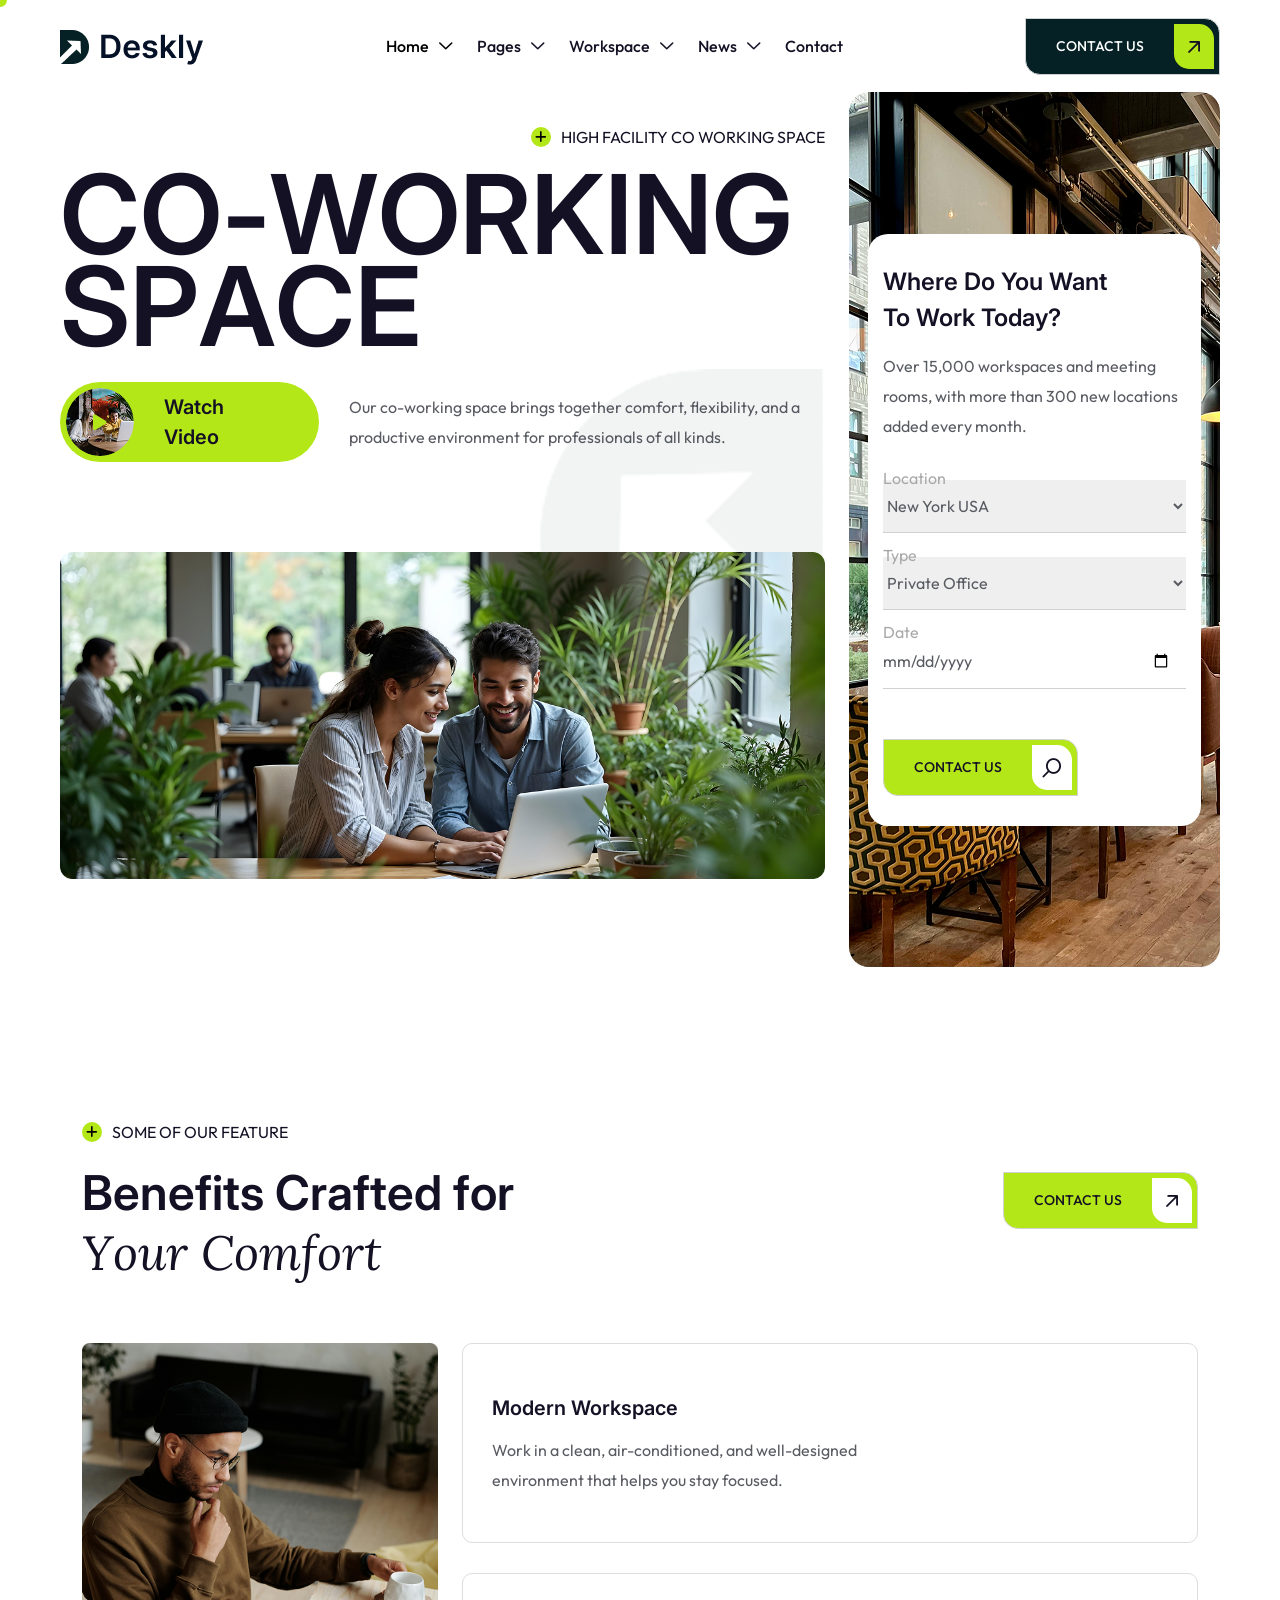
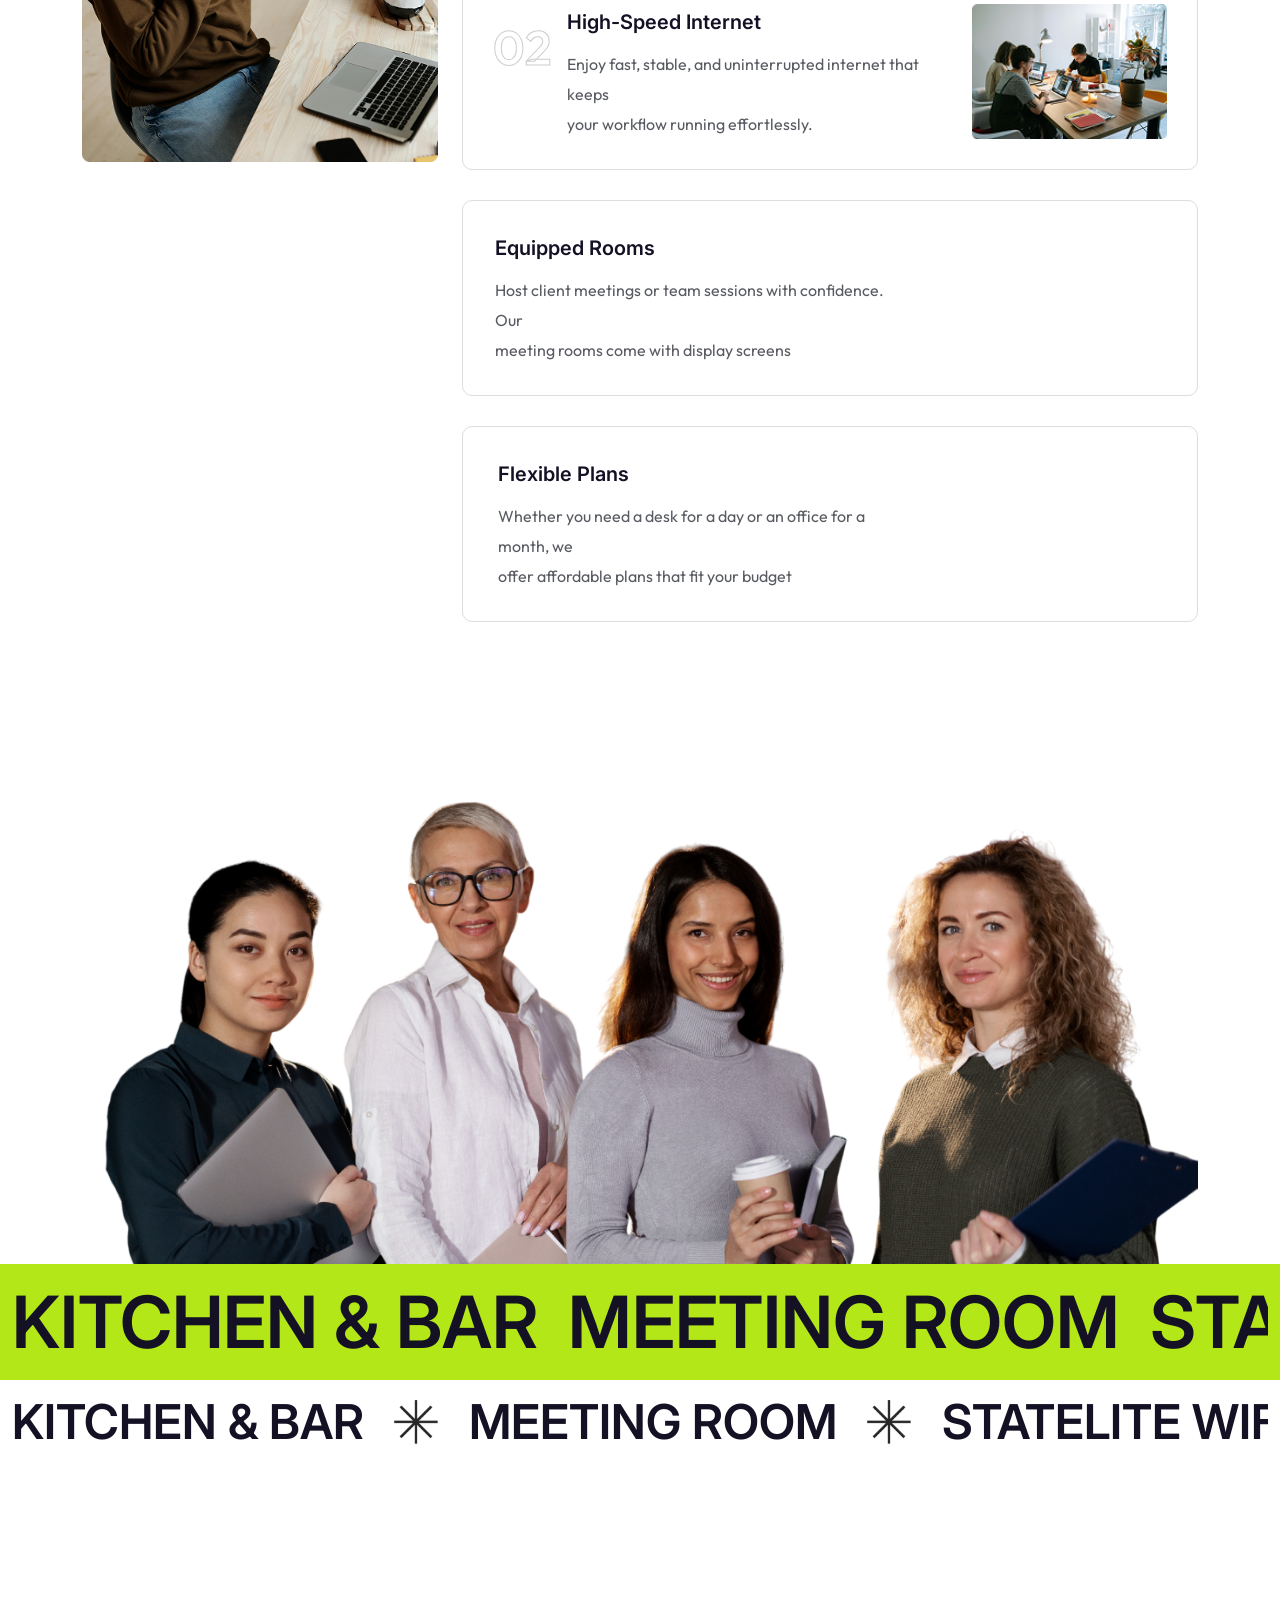
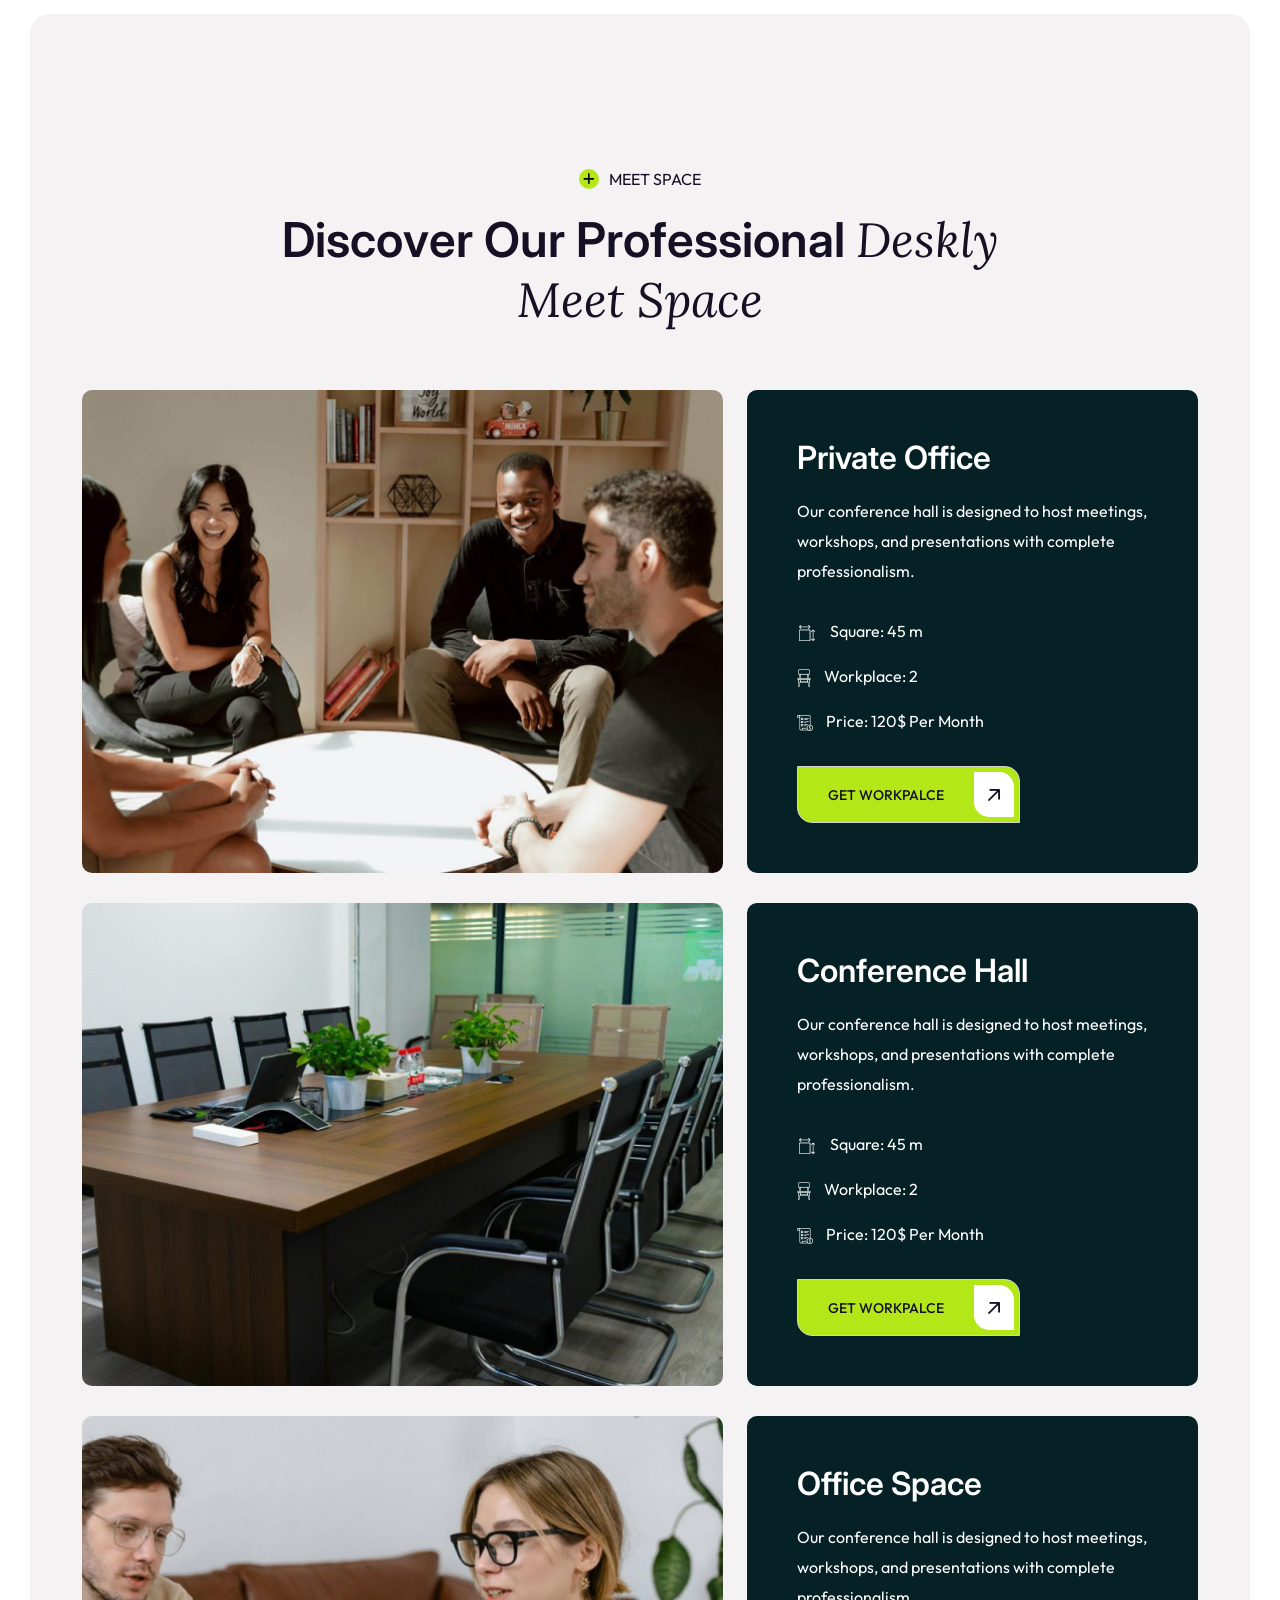
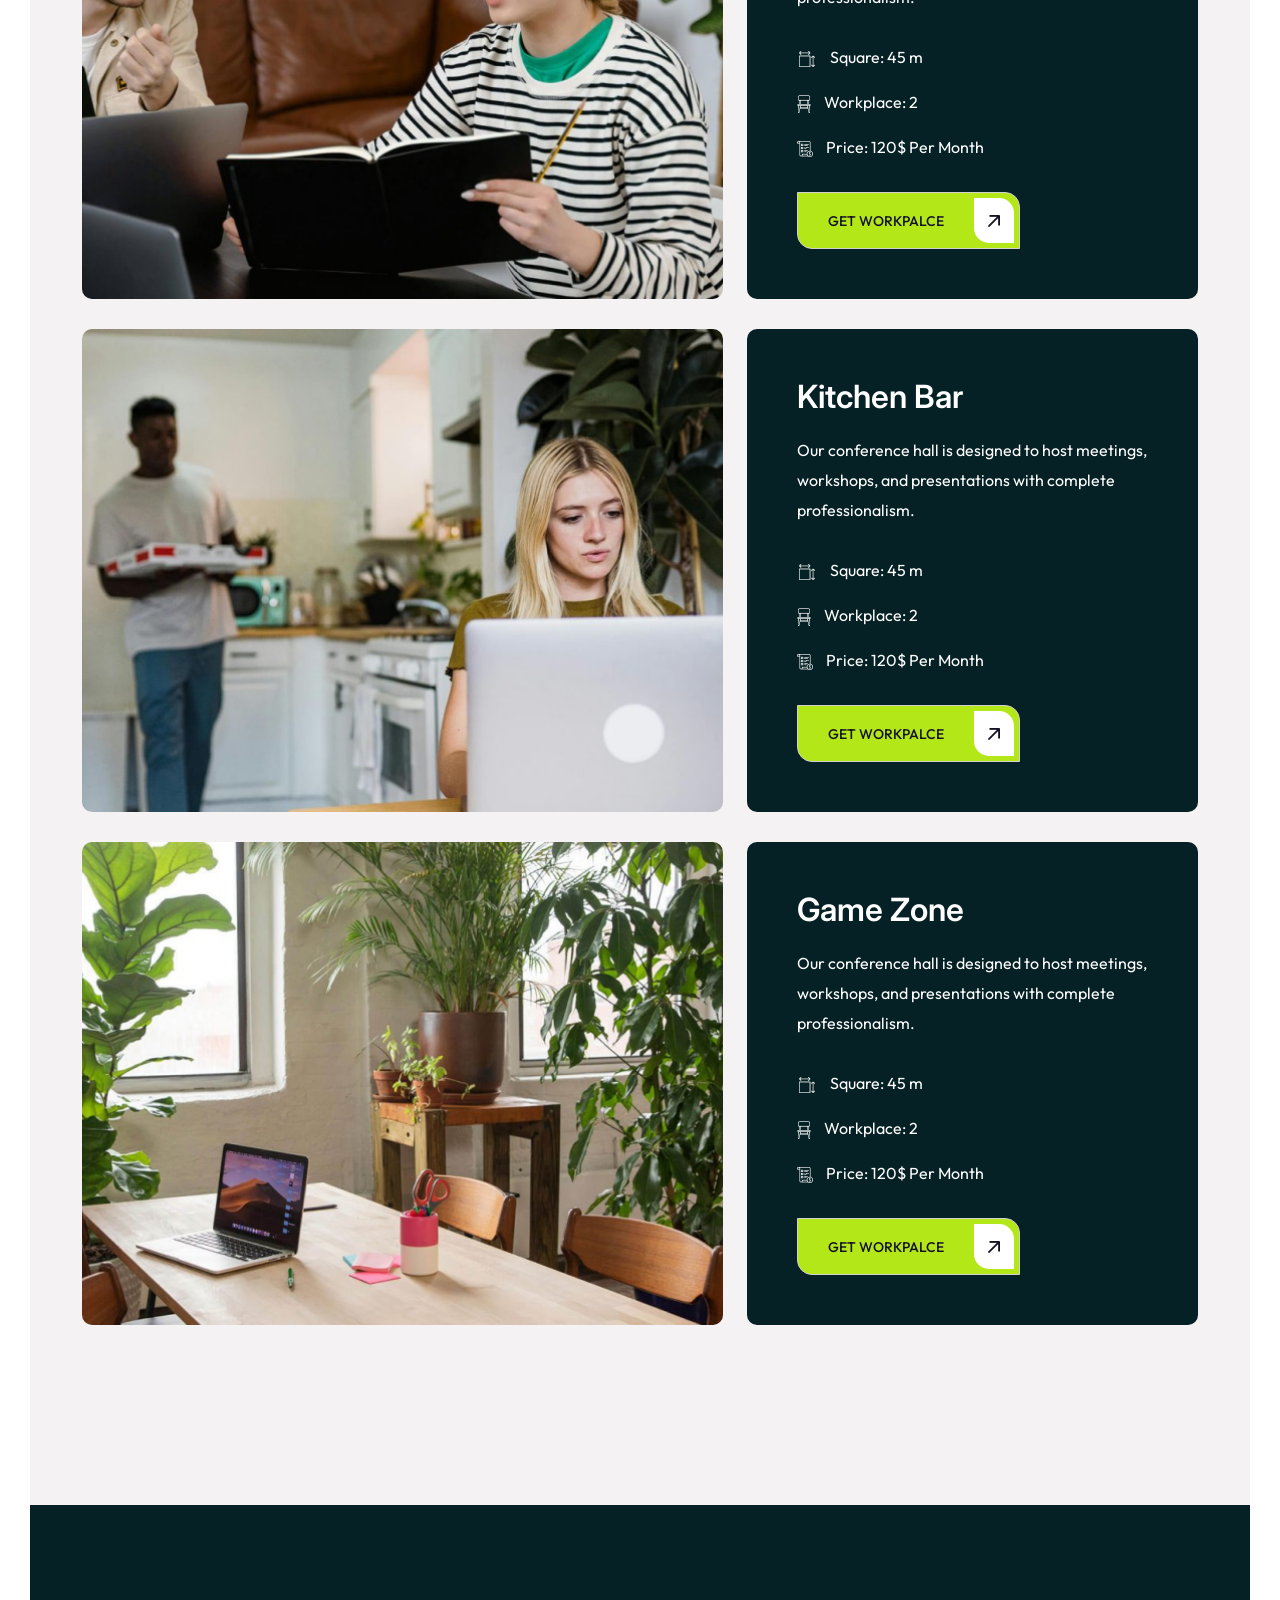
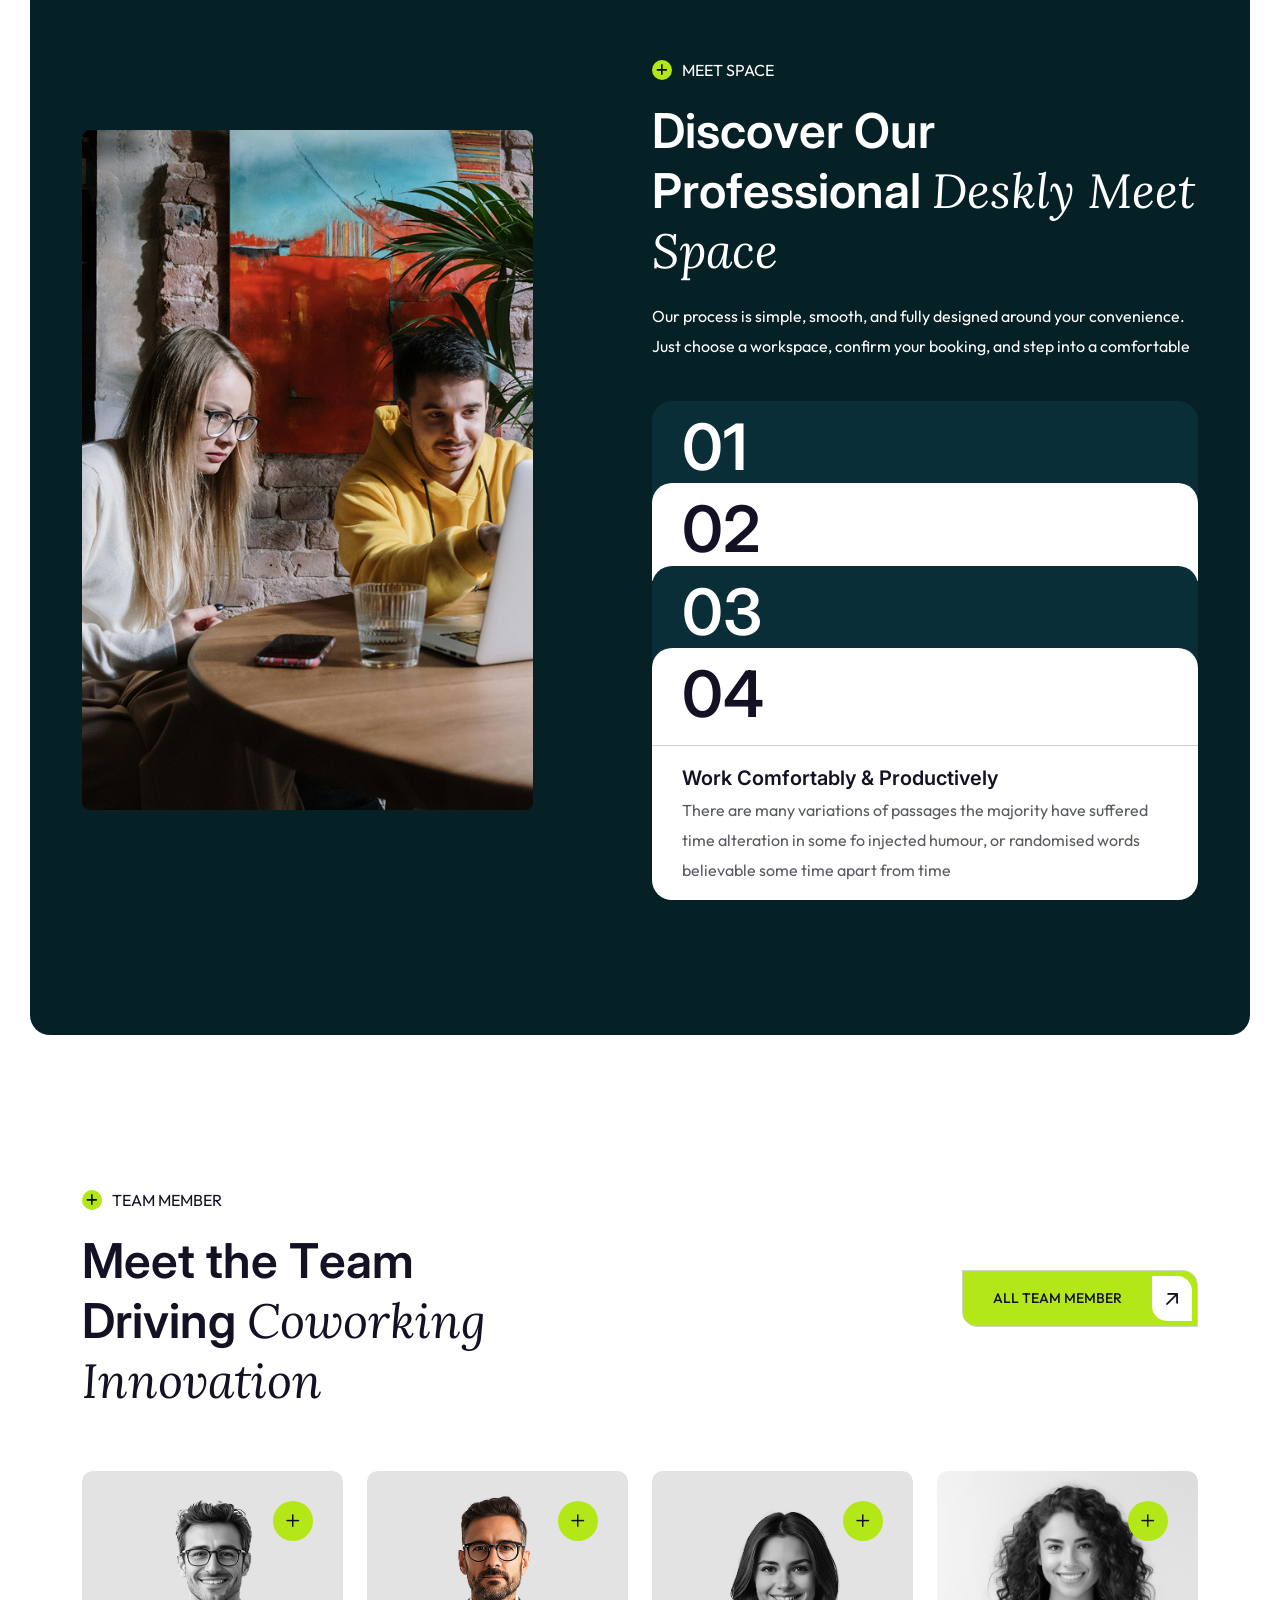
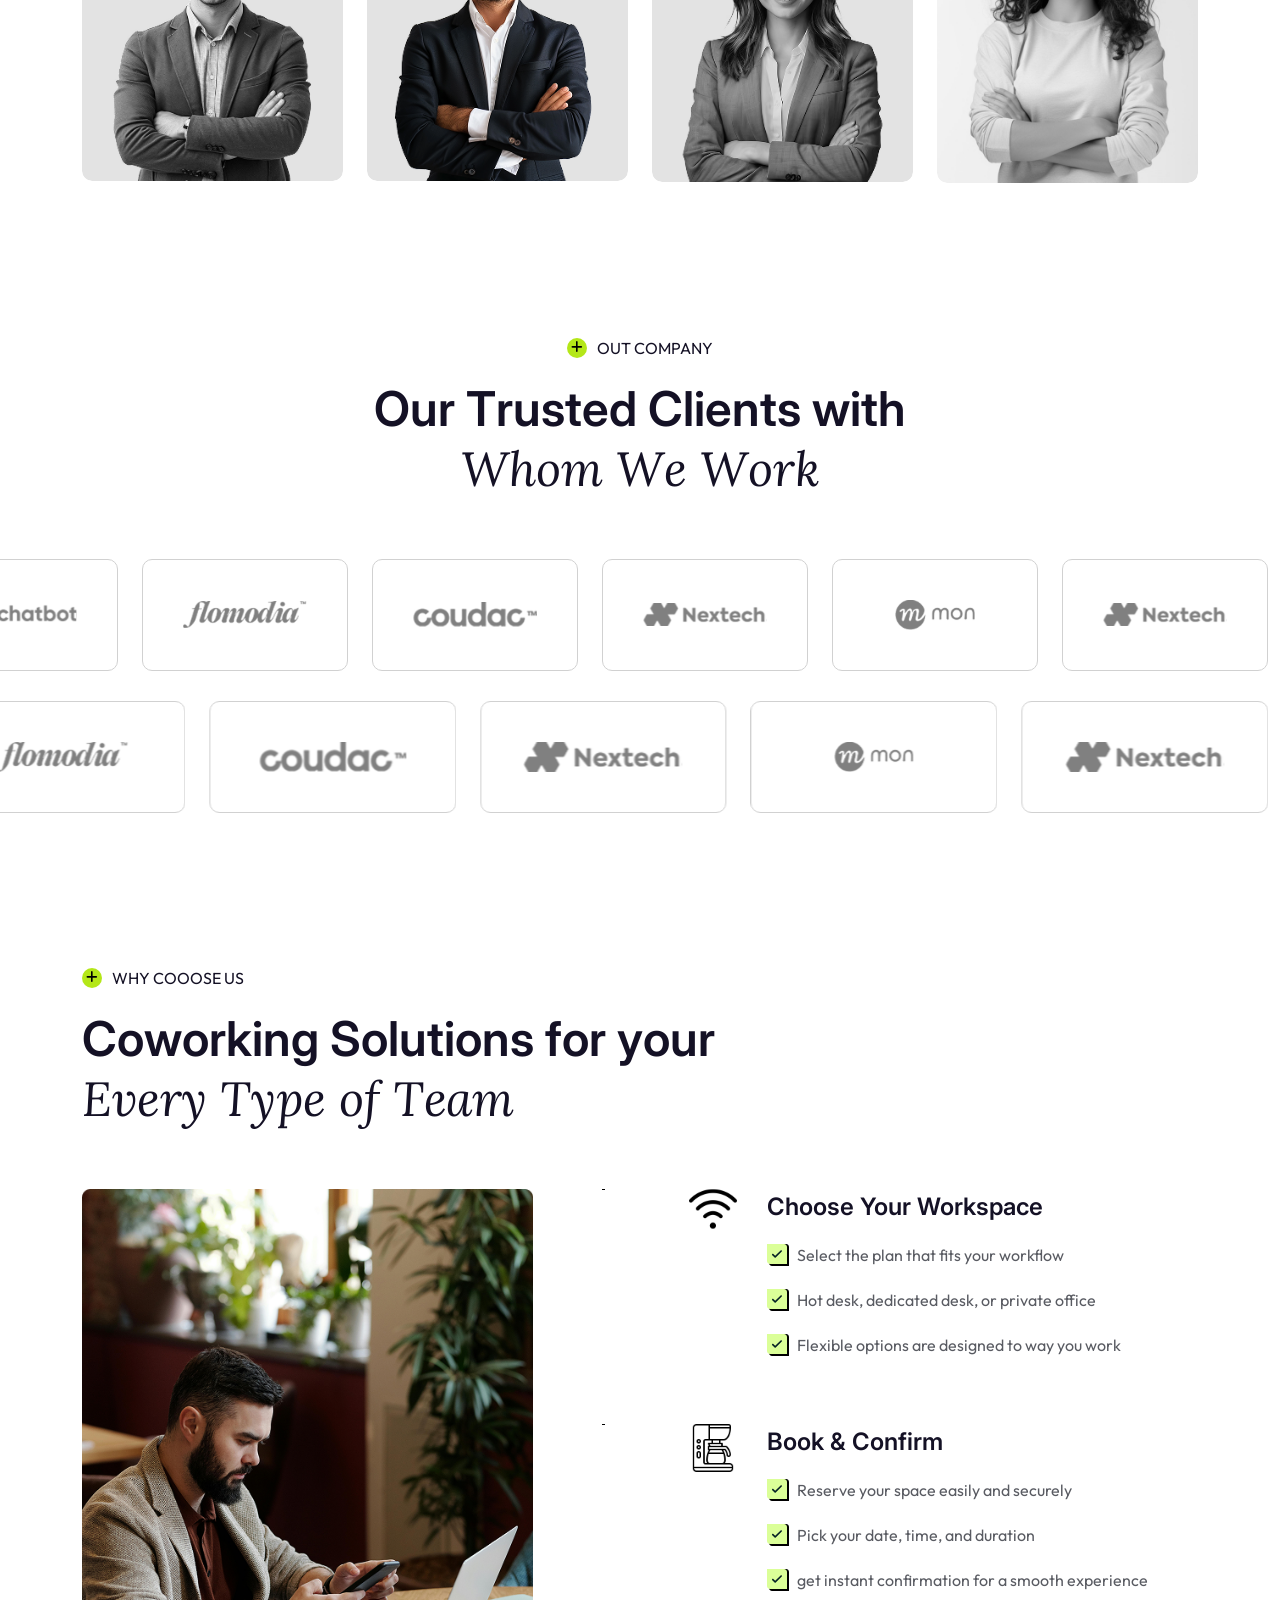
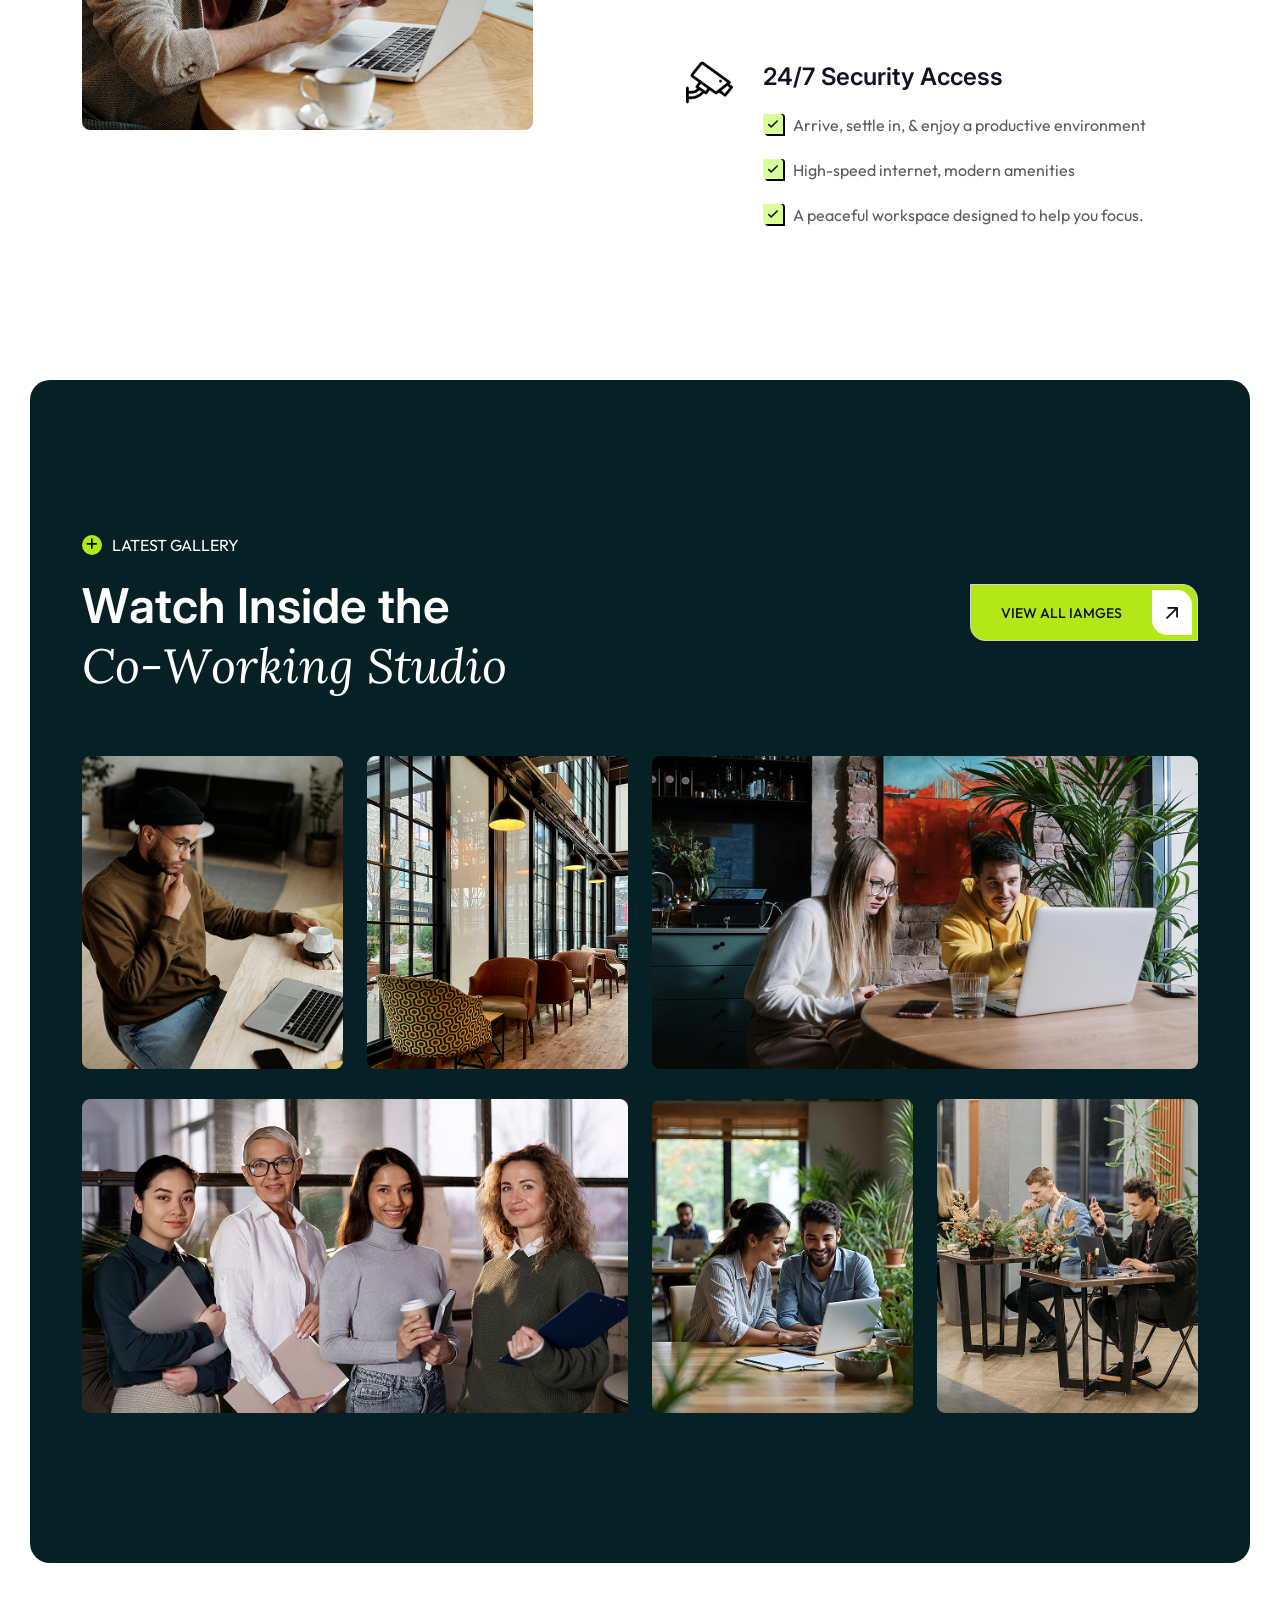
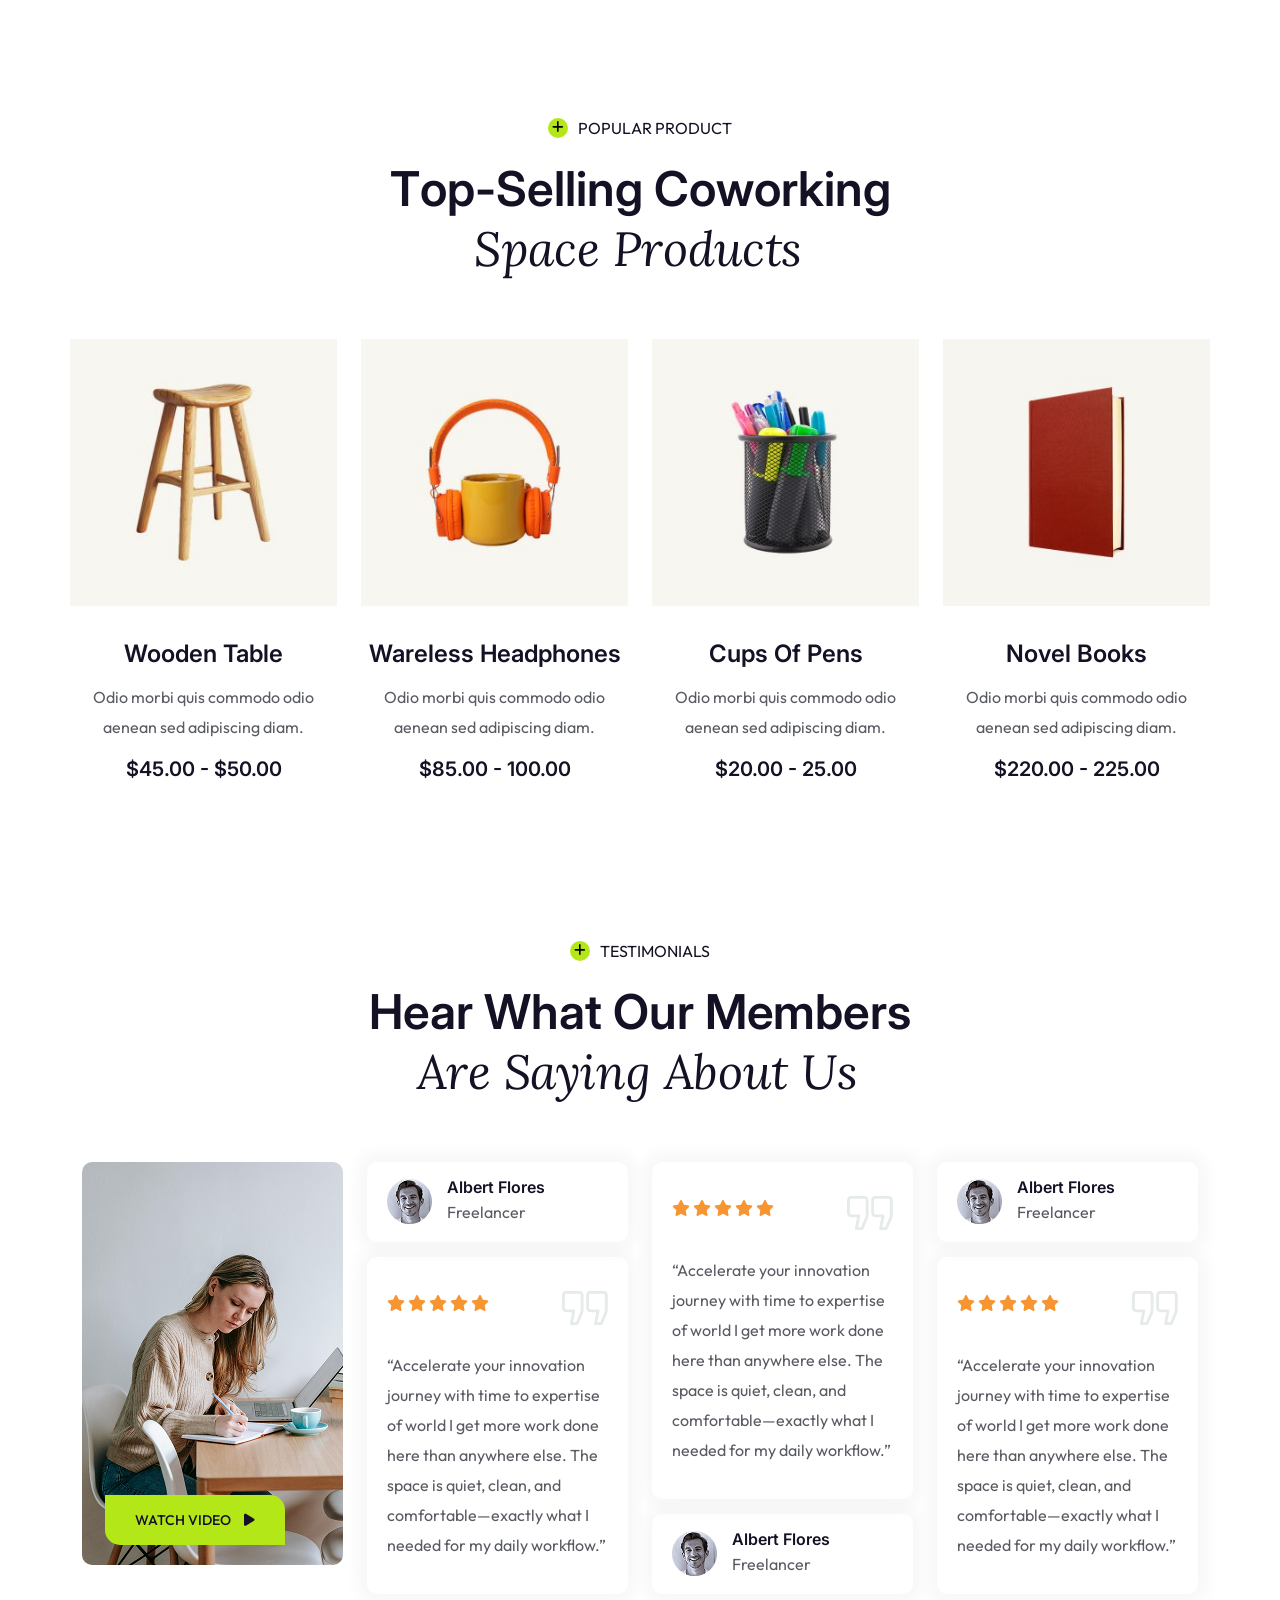
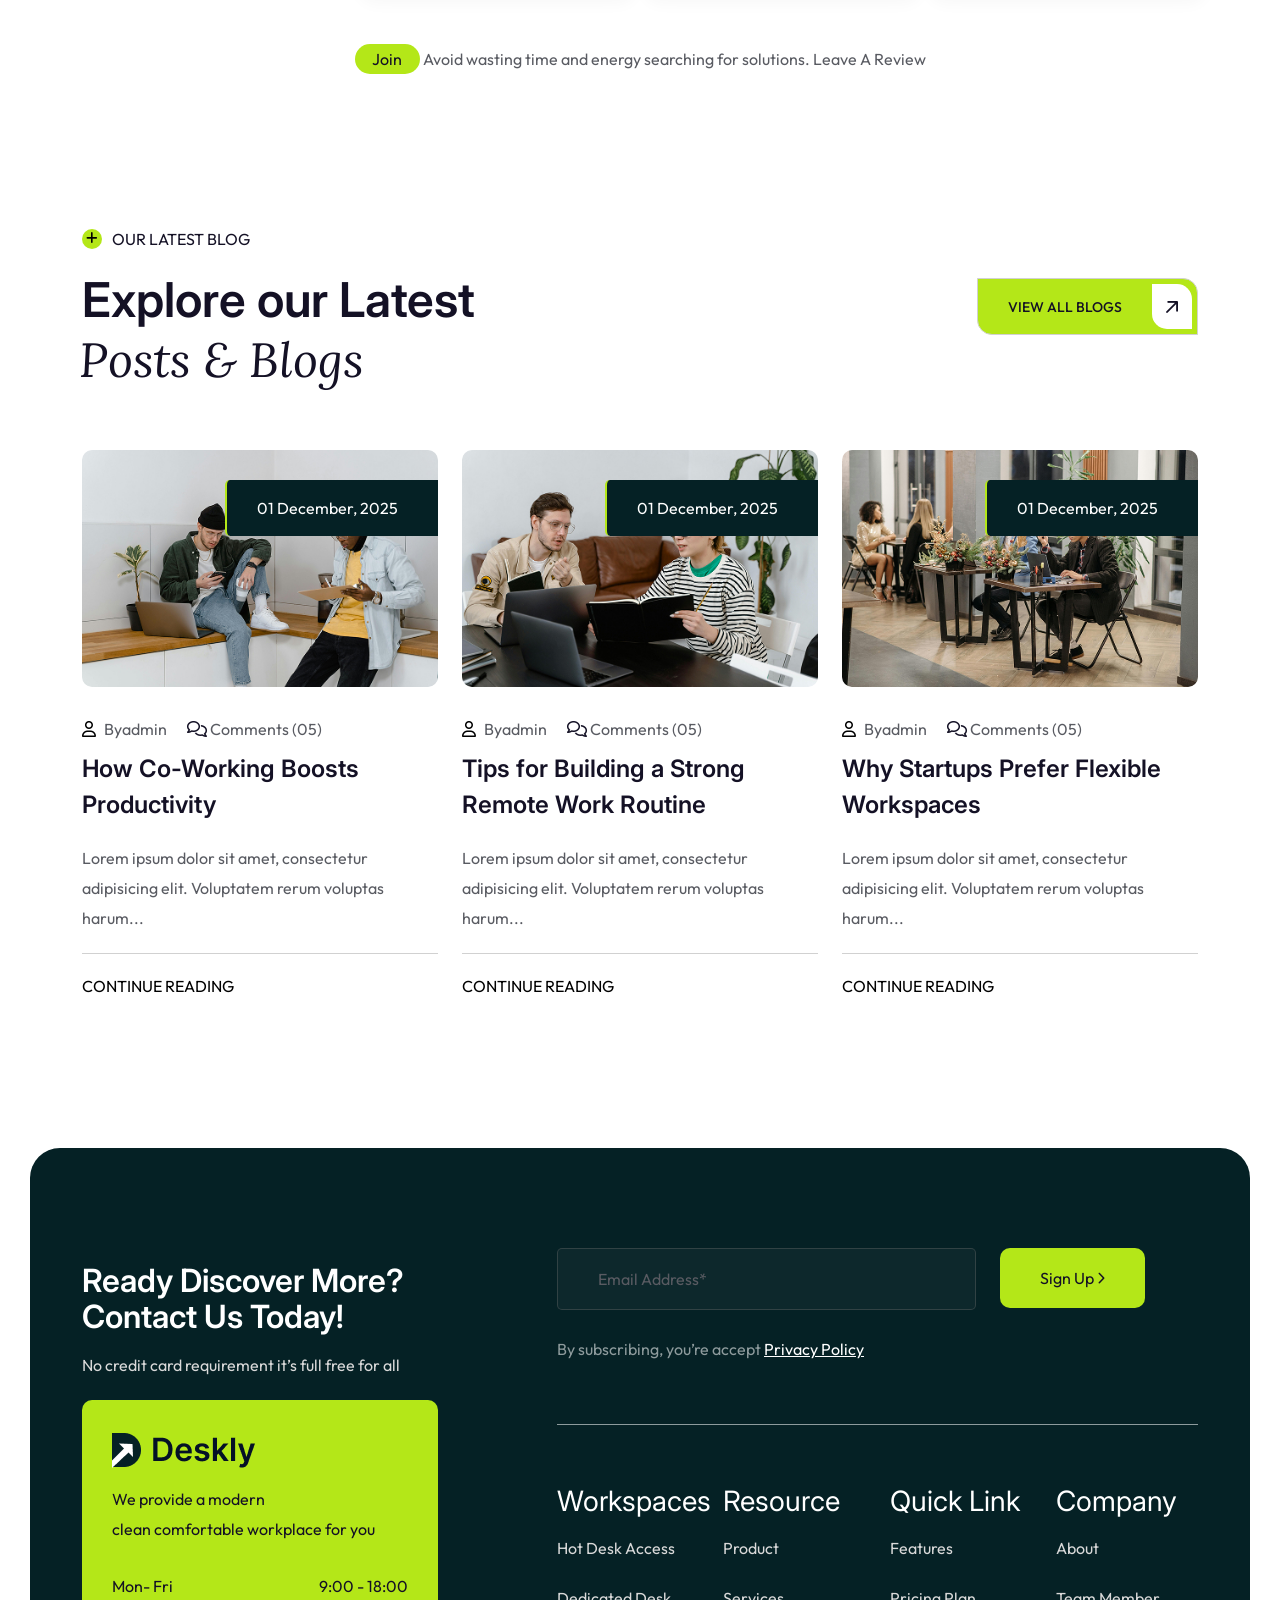
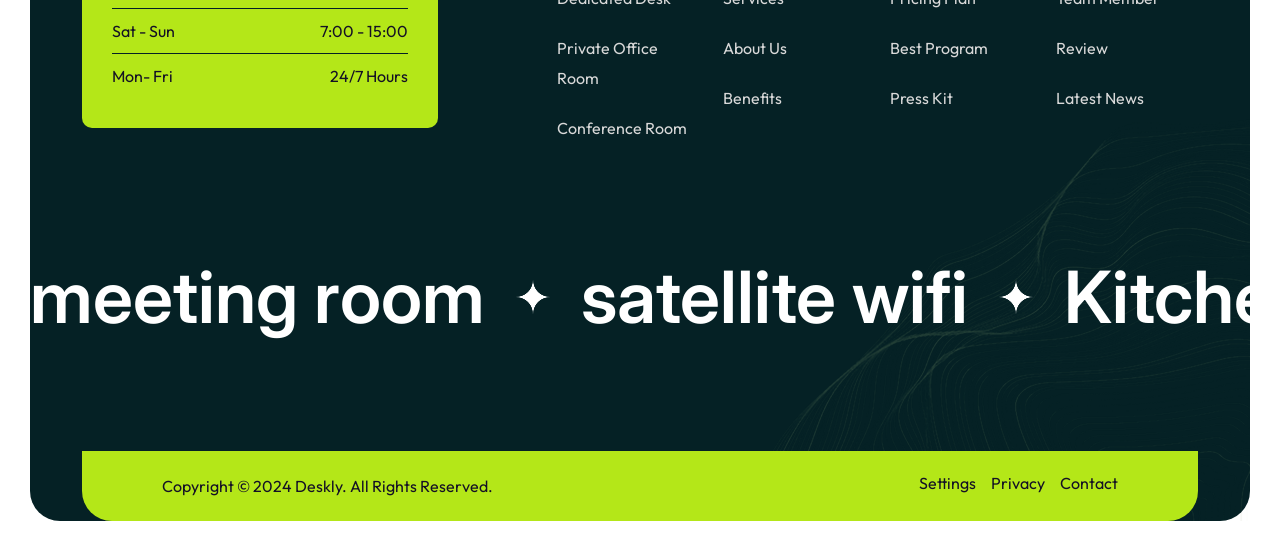
<file: index-03.html>
<!DOCTYPE html>
<html lang="en">
<head>
    <meta charset="UTF-8">
    <meta http-equiv="X-UA-Compatible" content="IE=edge">
    <meta name="viewport" content="width=device-width, initial-scale=1.0">
    <meta name="author" content="inventxlab">
    <meta name="description" content="Deskly - Coworking Space HTML Template">
    <link rel="shortcut icon" href="assets/images/favicon.svg">
    <title>Deskly - Coworking Space HTML Template</title>
    <link rel="stylesheet" href="./assets/css/bootstrap.min.css">
    <link rel="stylesheet" href="./assets/css/all.min.css">
    <link rel="stylesheet" href="./assets/css/aos.css">
    <link rel="stylesheet" href="./assets/css/glightbox.min.css">
    <link rel="stylesheet" href="./assets/css/webexbaseicon.css">
    <link rel="stylesheet" href="./assets/css/odometer-theme-default.css">
    <link rel="stylesheet" href="./assets/css/glightbox.min.css">
    <link rel="stylesheet" href="./assets/css/swiper-bundle.min.css">
    <link rel="stylesheet" href="./assets/css/main.css">
</head>

<body class="ixl-magic-cursor">

    <!-- Magic cursor HTML structure -->
    <div id="magic-cursor">
        <div id="ball"></div>
    </div>

    <!-- Pre Loader -->
    <div id="preloader" class="preloader">
        <div class="animation-preloader">
            <div class="spinner">
            </div>
            <div class="txt-loading">
                <span data-text-preloader="D" class="letters-loading"> D </span>
                <span data-text-preloader="E" class="letters-loading"> E </span>
                <span data-text-preloader="S" class="letters-loading"> S </span>
                <span data-text-preloader="K" class="letters-loading"> K </span>
                <span data-text-preloader="L" class="letters-loading"> L </span>
                <span data-text-preloader="Y" class="letters-loading"> Y </span>
            </div>
        </div>
        <div class="loader">
            <div class="row">
                <div class="col-3 loader-section section-left">
                    <div class="bg"></div>
                </div>
                <div class="col-3 loader-section section-left">
                    <div class="bg"></div>
                </div>
                <div class="col-3 loader-section section-right">
                    <div class="bg"></div>
                </div>
                <div class="col-3 loader-section section-right">
                    <div class="bg"></div>
                </div>
            </div>
        </div>
    </div>

    <!-- start page-wrap -->
    <div class="ixl-page-wrap">

        <!-- header start -->
        <header class="ixl-header-style-three">
            <div class="header__wrap stricky">
                <div class="container-fluid p-0">
                    <div class="header__inner ul_li_between d-flex align-items-center justify-content-between">
                        <div class="header__logo">
                            <a href="index.html"><img src="assets/images/logo.png" alt=""></a>
                        </div>
                        <div class="main-menu__wrap ul_li navbar navbar-expand-lg">
                            <nav class="main-menu collapse navbar-collapse">
                                <ul>
                                    <li class="menu-item-has-children active"><a href="index.html"><span>Home</span></a>
                                        <ul class="submenu">
                                            <li><a href="index.html"><span>Home V1</span></a></li>
                                            <li><a href="index-02.html"><span>Home V2</span></a> </li>
                                            <li class="active"><a href="index-03.html"><span>Home V3</span></a></li>
                                        </ul>
                                    </li>
                                    <li class="menu-item-has-children">
                                        <a href="#!"><span>Pages</span></a>
                                        <ul class="submenu">
                                            <li><a href="about.html"><span>About</span></a></li>
                                            <li><a href="team.html"><span>Team</span></a>
                                            <li><a href="team-single.html"><span>Team Details</span></a>
                                            <li><a href="gallery.html"><span>Gallery</span></a></li>
                                            <li><a href="pricing.html"><span>Pricing</span></a></li>
                                            
                                        </ul>
                                    </li>
                                    <li class="menu-item-has-children">
                                        <a href="workspaces-02.html"><span>Workspace</span></a>
                                        <ul class="submenu">
                                            
                                            <li><a href="workspaces-02.html"><span>Workspace V2</span></a></li>
                                            <li><a href="workspaces-single.html"><span>Workspace Details</span></a>
                                            </li>
                                        </ul>
                                    </li>
                                    <li class="menu-item-has-children">
                                        <a href="blog-standard.html"><span>News</span></a>
                                        <ul class="submenu">
                                            <li><a href="blog-standard.html"><span>Blog Standard</span></a></li>
                                            
                                            <li><a href="blog-single.html"><span>Blog Details</span></a></li>
                                        </ul>
                                    </li>
                                    <li><a href="contact.html"><span>Contact</span></a></li>
                                </ul>
                            </nav>
                        </div>
                        <div class="ixl-header-two-buttons d-none d-xl-flex">
                            <div class="header-two-buttons">
                                <a href="contact.html" class="btn-style-1">CONTACT US
                                    <i class="fa-regular fa-arrow-up-left"></i>
                                </a>
                            </div>
                        </div>
                        <div class="ixl-hamburger-menu">
                            <div class="ixl-nav-mobile">
                                <div class="ixl-nav-mobile-button">
                                    <i class="fa-solid fa-bars"></i>
                                </div>
                            </div>
                        </div>
                    </div>
                </div>
            </div>
            <div class="ixl-header-wrap">
                <div class="ixl-header-menu">
                    <div class="ixl-header-menu-scroll">
                        <div class="ixl-menu-close ixl-hide-xl ixl-close"></div>
                        <div class="ixl-logo-mobile ixl-hide-xl">
                            <a href="index.html" rel="home"><img src="assets/images/logo.png" alt=""></a>
                        </div>
                        <div class="ixl-header-mobile-search ixl-hide-xl">
                            <form role="search" action="#">
                                <input type="text" placeholder="Search..." name="s" class="search-field">
                                <button type="submit" class="search-submit"><i
                                        class="fa-regular fa-magnifying-glass"></i></button>
                            </form>
                        </div>
                        <nav class="ixl-header-nav">
                            <ul class="ixl-menu-primary clearfix">
                                <li class="menu-item menu-item-has-children">
                                    <a href="#"><span>Home</span></a>
                                    <ul class="sub-menu">
                                        <li class="menu-item"><a href="index.html"><span>Home V1</span></a></li>
                                        <li class="menu-item"><a href="index-02.html"><span>Home V2</span></a></li>
                                        <li class="menu-item active"><a href="index-03.html"><span>Home V3</span></a>
                                        </li>
                                    </ul>
                                </li>
                                <li class="menu-item menu-item-has-children">
                                    <a href="#"><span>Pages</span></a>
                                    <ul class="sub-menu">
                                        <li class="menu-item"><a href="about.html"><span>About</span></a> </li>
                                        <li class="menu-item"><a href="team.html"><span>Team</span></a> </li>
                                        <li class="menu-item"><a href="team-single.html"><span>Team Details</span></a>
                                        </li>
                                        
                                        <li class="menu-item"><a href="gallery.html"><span>Gallery</span></a> </li>
                                        <li class="menu-item"><a href="pricing.html"><span>Pricing</span></a> </li>
                                        
                                    </ul>
                                </li>
                                <li class="menu-item menu-item-has-children">
                                    <a href="workspaces-02.html"><span>Workspace</span></a>
                                    <ul class="sub-menu">
                                        
                                        <li class="menu-item"><a href="workspaces-02.html"><span>Workspace V2</span></a>
                                        </li>
                                        <li class="menu-item"><a href="workspaces-single.html"><span>Workspace
                                                    Details</span></a> </li>
                                    </ul>
                                </li>
                                <li class="menu-item menu-item-has-children">
                                    <a href="blog-standard.html"><span>Blog</span></a>
                                    <ul class="sub-menu">
                                        <li class="menu-item"><a href="blog-standard.html"><span>Blog
                                                    Standard</span></a></li>
                                        
                            </ul>
                        </nav>
                    </div>
                </div>
                <div class="ixl-header-menu-backdrop"></div>
            </div>
        </header>

        <div class="body-overlay"></div>
        <!-- header end -->

        <!--hero-->
        <section class="ixl-hero-three">
            <div class="container-fluid p-0">
                <div class="row gy-30">
                    <div class="col-xl-8">
                        <div class="row">
                            <div class="col-12">
                                <div class="ixl-hero-three-title-warp">
                                    <div class="sub-title justify-content-xl-end" data-aos="fade-up"
                                        data-aos-delay="400" data-aos-duration="800">
                                        <div class="icon">
                                            <i class="fa-solid fa-plus"></i>
                                        </div>
                                        <p class="text">HIGH FACILITY CO WORKING SPACE</p>
                                    </div>
                                    <h1 class="header-xxl mb-30 txt-anim-2" data-aos="fade-up" data-aos-delay="400"
                                        data-aos-duration="800">co-working space
                                    </h1>
                                    <div class="video-box-wrapper" data-aos="fade-up" data-aos-delay="400"
                                        data-aos-duration="800">
                                        <a href="#" class="vdo-wrap">
                                            <span class="icon">
                                                <i class="fa-solid fa-play"></i>
                                                <img src="./assets/images/index-03/hero/hero-play-vdo.png"
                                                    class="hero-three-vdo" alt="hero video image">
                                            </span>
                                            Watch Video
                                        </a>
                                        <p class="text">Our co-working space brings together comfort,
                                            flexibility, and a productive environment for professionals of
                                            all
                                            kinds. </p>
                                    </div>
                                    <img src="./assets/images/index-03/hero/hero-shape.png" class="hero-three-shape"
                                        alt="hero shape">
                                </div>
                            </div>
                            <div class="col-12">
                                <div class="ixl-hero-three-bottom ixl-reveal-bottom image-hover-effect">
                                    <img src="./assets/images/index-03/hero/hero-main.png" alt="hero three">
                                </div>
                            </div>
                        </div>
                    </div>
                    <div class="col-xl-4">
                        <div class="ixl-hero-three-contact" data-aos="fade-up" data-aos-delay="400"
                            data-aos-duration="800">
                            <div class="ixl-hero-three-contact-info">
                                <h2 class="header-md">Where Do You Want <br> To Work Today?</h2>
                                <p class="text desc">Over 15,000 workspaces and meeting rooms, with more than
                                    300 new
                                    locations added every month.</p>
                                <form action="#" class="form">
                                    <div class="row">
                                        <div class="col-12">
                                            <label for="area-location">Location</label>
                                            <select name="area-location" id="area-location">
                                                <option value="new-york-us">New York USA</option>
                                                <option value="new-york-us">New York USA</option>
                                                <option value="new-york-us">New York USA</option>
                                            </select>
                                        </div>
                                        <div class="col-12">
                                            <label for="office">Type</label>
                                            <select name="office" id="office">
                                                <option value="private-office">Private Office</option>
                                                <option value="it-office">It Office</option>
                                                <option value="bank-office">Bank Office</option>
                                            </select>
                                        </div>
                                        <div class="col-12 mb-50">
                                            <label for="date">Date</label> <br>
                                            <input type="date" name="date" id="date">
                                        </div>
                                        <div class="col-12">
                                            <a href="contact.html" class="btn-style-1">CONTACT US
                                                <i class="fa-regular fa-magnifying-glass"></i>
                                            </a>
                                        </div>
                                    </div>
                                </form>
                            </div>
                            <img src="./assets/images/index-03/hero/hero-sidebar.png" alt="heor contact"
                                class="hero-three-bg">
                        </div>
                    </div>
                </div>
            </div>
        </section>

        <!--feature-->
        <section class="ixl-feature-three ptb-150">
            <div class="container">
                <div class="ixl-feature-three-wrapper position-relative">
                    <div class="row mb-60 justify-content-center justify-content-lg-between align-items-center">
                        <div class="col-md-6 col-xl-5 ">
                            <div class="sub-title" data-aos="fade-up" data-aos-delay="400" data-aos-duration="800">
                                <div class="icon">
                                    <i class="fa-solid fa-plus"></i>
                                </div>
                                <p class="text">SOME OF OUR FEATURE</p>
                            </div>
                            <h2 class="header-xl txt-anim-2 price-title" data-aos="fade-up" data-aos-delay="400"
                                data-aos-duration="800">Benefits Crafted for <span>Your Comfort</span>
                            </h2>
                        </div>
                        <div class="col-md-6 col-xl-3">
                            <div class="btn-wrapper d-flex align-items-baseline justify-content-md-end mt-3 mt-md-0">
                                <a href="contact.html" class="btn-style-1" data-aos="fade-up" data-aos-delay="400"
                                    data-aos-duration="800">CONTACT US<i class="fa-regular fa-arrow-up-left"></i></a>
                            </div>
                        </div>
                    </div>
                    <div class="row gy-30 ">
                        <div class="col-md-4 sticky-element" data-aos="fade-up" data-aos-delay="400"
                            data-aos-duration="800">
                            <div class="ixl-feature-three-img ixl-reveal-left image-hover-effect">
                                <img src="./assets/images/index-03/feature/feature-main.png" alt=" feature-main">
                            </div>
                        </div>
                        <div class="col-md-8" data-aos="fade-up" data-aos-delay="600" data-aos-duration="1000">
                            <div class="ixl-feature-three-items content">
                                <div class="ixl-feature-three-item mb-30">
                                    <div class="text-and-number">
                                        <span class="serial">01</span>
                                        <div class="content">
                                            <a class="header-sm" href="#">Modern Workspace</a>
                                            <p class="text">Work in a clean, air-conditioned, and well-designed
                                                <br> environment that helps you stay focused.
                                            </p>
                                        </div>
                                    </div>
                                    <div class="image ">
                                        <img src="./assets/images/index-03/feature/feature-item-01.png"
                                            alt=" feature-main">
                                    </div>
                                </div>
                                <div class="ixl-feature-three-item active mb-30">
                                    <div class="text-and-number">
                                        <span class="serial">02</span>
                                        <div class="content">
                                            <a class="header-sm" href="#">High-Speed Internet</a>
                                            <p class="text">Enjoy fast, stable, and uninterrupted internet that
                                                keeps <br> your workflow running effortlessly. </p>
                                        </div>
                                    </div>
                                    <div class="image">
                                        <img src="./assets/images/index-03/feature/feature-item-01.png"
                                            alt=" feature-main">
                                    </div>
                                </div>
                                <div class="ixl-feature-three-item mb-30">
                                    <div class="text-and-number">
                                        <span class="serial">03</span>
                                        <div class="content">
                                            <a class="header-sm" href="#">Equipped Rooms</a>
                                            <p class="text">Host client meetings or team sessions with
                                                confidence. Our <br> meeting rooms come with display screens</p>
                                        </div>
                                    </div>
                                    <div class="image">
                                        <img src="./assets/images/index-03/feature/feature-item-01.png"
                                            alt=" feature-main">
                                    </div>
                                </div>
                                <div class="ixl-feature-three-item mb-30">
                                    <div class="text-and-number">
                                        <span class="serial">04</span>
                                        <div class="content">
                                            <a class="header-sm" href="#">Flexible Plans</a>
                                            <p class="text">Whether you need a desk for a day or an office for a
                                                month, we <br> offer affordable plans that fit your budget </p>
                                        </div>
                                    </div>
                                    <div class="image">
                                        <img src="./assets/images/index-03/feature/feature-item-01.png"
                                            alt=" feature-main">
                                    </div>
                                </div>
                            </div>
                        </div>
                    </div>
                </div>
            </div>
        </section>

        <!--text slider-->
        <section class="ixl-text-slider-three pb-150">
            <div class="container">
                <div class="row">
                    <div class="text-slider-three-image" data-aos="fade-up" data-aos-delay="400"
                        data-aos-duration="800">
                        <img src="./assets/images/index-03/text-slider/slider-main.png" alt="text slider main">
                    </div>
                </div>
            </div>
            <div class="container-fluid p-0">
                <div class="ixl-text-slider-three-wrapper">
                    <div class="row">
                        <div class="col-12">
                            <div class="ixl-marquee-wrapper text-slider-three-right">
                                <div class="marquee-right">
                                    <div class="marquee-inner">
                                        <a href="#">
                                            <h1 class="header-xxl">KITCHEN & BAR</h1>
                                        </a>
                                        <a href="#">
                                            <h1 class="header-xxl">MEETING ROOM</h1>
                                        </a>
                                        <a href="#">
                                            <h1 class="header-xxl">STATELITE WIFI</h1>
                                        </a>
                                        <a href="#">
                                            <h1 class="header-xxl">MEETING ROOM</h1>
                                        </a>
                                    </div>
                                </div>
                            </div>
                        </div>
                        <div class="col-12">
                            <div class="ixl-marquee-wrapper text-slider-three-left">
                                <div class="marquee-left">
                                    <div class="marquee-inner">
                                        <a href="#">
                                            <h2 class="header-xl">KITCHEN & BAR</h2>
                                        </a>
                                        <a href="#"><img src="./assets/images/index-03/text-slider/star.svg"
                                                alt="star image"></a>
                                        <a href="#">
                                            <h2 class="header-xl">MEETING ROOM</h2>
                                        </a>
                                        <a href="#"><img src="./assets/images/index-03/text-slider/star.svg"
                                                alt="star image"></a>
                                        <a href="#">
                                            <h2 class="header-xl">STATELITE WIFI</h2>
                                        </a>
                                        <a href="#"><img src="./assets/images/index-03/text-slider/star.svg"
                                                alt="star image"></a>
                                        <a href="#">
                                            <h2 class="header-xl">MEETING ROOM</h2>
                                        </a>
                                        <a href="#"><img src="./assets/images/index-03/text-slider/star.svg"
                                                alt="star image"></a>
                                    </div>
                                </div>
                            </div>
                        </div>
                    </div>
                </div>
            </div>
            <img src="./assets/images/index-03/text-slider/slider-shape.png" class="text-slider-three-shape"
                alt="slider shape">
        </section>

        <!--meet space-->
        <section class="ixl-meet-space-three ptb-150">
            <div class="container">
                <div class="ixl-meet-space-three-wrapper">
                    <div class="row align-items-center justify-content-center mb-60">
                        <div class="col-lg-10 col-xl-8">
                            <div class="sub-title justify-content-center" data-aos="fade-up" data-aos-delay="400"
                                data-aos-duration="800">
                                <div class="icon">
                                    <i class="fa-solid fa-plus"></i>
                                </div>
                                <p class="text">MEET SPACE</p>
                            </div>
                            <h2 class="header-xl txt-anim-2 text-center" data-aos="fade-up" data-aos-delay="400"
                                data-aos-duration="800">Discover Our Professional <span>Deskly Meet Space</span>
                            </h2>
                        </div>
                    </div>
                    <div class="row gy-30">
                        <div class="col-12">
                            <div id="meetSpace">

                                <div class="panel">
                                    <div class="ixl-meetspace-item mb-30">
                                        <div class="row gy-30">
                                            <div class="col-lg-7">
                                                <div class="ixl-meetspace-item-image image-hover-effect">
                                                    <img src="./assets/images/index-03/meet-space/meetpace-item(1).jpg"
                                                        alt="meet space image">
                                                </div>
                                            </div>
                                            <div class="col-lg-5">
                                                <div class="ixl-meetspace-item-content">
                                                    <h3 class="header-lg text-white">Private Office</h3>
                                                    <p class="text text-white mb-30">Our conference hall is
                                                        designed
                                                        to host meetings, workshops, and presentations with
                                                        complete
                                                        professionalism. </p>
                                                    <ul>
                                                        <li>
                                                            <img src="./assets/images/index-02/meet-space/icon-01.svg"
                                                                alt="space icon">
                                                            <span class="text text-white">Square: <span>45
                                                                    m</span></span>
                                                        </li>
                                                        <li>
                                                            <img src="./assets/images/index-02/meet-space/icon-02.svg"
                                                                alt="space icon">
                                                            <span class="text text-white">Workplace:
                                                                <span>2</span></span>
                                                        </li>
                                                        <li>
                                                            <img src="./assets/images/index-02/meet-space/icon-03.svg"
                                                                alt="space icon">
                                                            <span class="text text-white">Price: <span>120$ Per
                                                                    Month</span></span>
                                                        </li>
                                                    </ul>
                                                    <a href="workspaces-02.html" class="btn-style-1">GET WORKPALCE<i
                                                            class="fa-regular fa-arrow-up-left"></i></a>
                                                </div>
                                            </div>
                                        </div>
                                    </div>
                                </div>

                                <div class="panel">
                                    <div class="ixl-meetspace-item mb-30">
                                        <div class="row gy-30">
                                            <div class="col-lg-7">
                                                <div class="ixl-meetspace-item-image image-hover-effect">
                                                    <img src="./assets/images/index-03/meet-space/meetpace-item(2).jpg"
                                                        alt="meet space image">
                                                </div>
                                            </div>
                                            <div class="col-lg-5">
                                                <div class="ixl-meetspace-item-content">
                                                    <h3 class="header-lg text-white">Conference Hall</h3>
                                                    <p class="text text-white mb-30">Our conference hall is
                                                        designed
                                                        to host meetings, workshops, and presentations with
                                                        complete
                                                        professionalism. </p>
                                                    <ul>
                                                        <li>
                                                            <img src="./assets/images/index-02/meet-space/icon-01.svg"
                                                                alt="space icon">
                                                            <span class="text text-white">Square: <span>45
                                                                    m</span></span>
                                                        </li>
                                                        <li>
                                                            <img src="./assets/images/index-02/meet-space/icon-02.svg"
                                                                alt="space icon">
                                                            <span class="text text-white">Workplace:
                                                                <span>2</span></span>
                                                        </li>
                                                        <li>
                                                            <img src="./assets/images/index-02/meet-space/icon-03.svg"
                                                                alt="space icon">
                                                            <span class="text text-white">Price: <span>120$ Per
                                                                    Month</span></span>
                                                        </li>
                                                    </ul>
                                                    <a href="workspaces-02.html" class="btn-style-1">GET WORKPALCE<i
                                                            class="fa-regular fa-arrow-up-left"></i></a>
                                                </div>
                                            </div>
                                        </div>
                                    </div>
                                </div>

                                <div class="panel">
                                    <div class="ixl-meetspace-item mb-30">
                                        <div class="row gy-30">
                                            <div class="col-lg-7">
                                                <div class="ixl-meetspace-item-image image-hover-effect">
                                                    <img src="./assets/images/index-03/meet-space/meetpace-item(3).jpg"
                                                        alt="meet space image">
                                                </div>
                                            </div>
                                            <div class="col-lg-5">
                                                <div class="ixl-meetspace-item-content">
                                                    <h3 class="header-lg text-white">Office Space</h3>
                                                    <p class="text text-white mb-30">Our conference hall is
                                                        designed
                                                        to host meetings, workshops, and presentations with
                                                        complete
                                                        professionalism. </p>
                                                    <ul>
                                                        <li>
                                                            <img src="./assets/images/index-02/meet-space/icon-01.svg"
                                                                alt="space icon">
                                                            <span class="text text-white">Square: <span>45
                                                                    m</span></span>
                                                        </li>
                                                        <li>
                                                            <img src="./assets/images/index-02/meet-space/icon-02.svg"
                                                                alt="space icon">
                                                            <span class="text text-white">Workplace:
                                                                <span>2</span></span>
                                                        </li>
                                                        <li>
                                                            <img src="./assets/images/index-02/meet-space/icon-03.svg"
                                                                alt="space icon">
                                                            <span class="text text-white">Price: <span>120$ Per
                                                                    Month</span></span>
                                                        </li>
                                                    </ul>
                                                    <a href="workspaces-02.html" class="btn-style-1">GET WORKPALCE<i
                                                            class="fa-regular fa-arrow-up-left"></i></a>
                                                </div>
                                            </div>
                                        </div>
                                    </div>
                                </div>

                                <div class="panel">
                                    <div class="ixl-meetspace-item mb-30">
                                        <div class="row gy-30">
                                            <div class="col-lg-7">
                                                <div class="ixl-meetspace-item-image image-hover-effect">
                                                    <img src="./assets/images/index-03/meet-space/meetpace-item(4).jpg"
                                                        alt="meet space image">
                                                </div>
                                            </div>
                                            <div class="col-lg-5">
                                                <div class="ixl-meetspace-item-content">
                                                    <h3 class="header-lg text-white">Kitchen Bar</h3>
                                                    <p class="text text-white mb-30">Our conference hall is
                                                        designed
                                                        to host meetings, workshops, and presentations with
                                                        complete
                                                        professionalism. </p>
                                                    <ul>
                                                        <li>
                                                            <img src="./assets/images/index-02/meet-space/icon-01.svg"
                                                                alt="space icon">
                                                            <span class="text text-white">Square: <span>45
                                                                    m</span></span>
                                                        </li>
                                                        <li>
                                                            <img src="./assets/images/index-02/meet-space/icon-02.svg"
                                                                alt="space icon">
                                                            <span class="text text-white">Workplace:
                                                                <span>2</span></span>
                                                        </li>
                                                        <li>
                                                            <img src="./assets/images/index-02/meet-space/icon-03.svg"
                                                                alt="space icon">
                                                            <span class="text text-white">Price: <span>120$ Per
                                                                    Month</span></span>
                                                        </li>
                                                    </ul>
                                                    <a href="workspaces-02.html" class="btn-style-1">GET WORKPALCE<i
                                                            class="fa-regular fa-arrow-up-left"></i></a>
                                                </div>
                                            </div>
                                        </div>
                                    </div>
                                </div>

                                <div class="panel">
                                    <div class="ixl-meetspace-item mb-30">
                                        <div class="row gy-30">
                                            <div class="col-lg-7">
                                                <div class="ixl-meetspace-item-image image-hover-effect">
                                                    <img src="./assets/images/index-03/meet-space/meetpace-item(5).jpg"
                                                        alt="meet space image">
                                                </div>
                                            </div>
                                            <div class="col-lg-5">
                                                <div class="ixl-meetspace-item-content">
                                                    <h3 class="header-lg text-white">Game Zone</h3>
                                                    <p class="text text-white mb-30">Our conference hall is
                                                        designed
                                                        to host meetings, workshops, and presentations with
                                                        complete
                                                        professionalism. </p>
                                                    <ul>
                                                        <li>
                                                            <img src="./assets/images/index-02/meet-space/icon-01.svg"
                                                                alt="space icon">
                                                            <span class="text text-white">Square: <span>45
                                                                    m</span></span>
                                                        </li>
                                                        <li>
                                                            <img src="./assets/images/index-02/meet-space/icon-02.svg"
                                                                alt="space icon">
                                                            <span class="text text-white">Workplace:
                                                                <span>2</span></span>
                                                        </li>
                                                        <li>
                                                            <img src="./assets/images/index-02/meet-space/icon-03.svg"
                                                                alt="space icon">
                                                            <span class="text text-white">Price: <span>120$ Per
                                                                    Month</span></span>
                                                        </li>
                                                    </ul>
                                                    <a href="workspaces-02.html" class="btn-style-1">GET WORKPALCE<i
                                                            class="fa-regular fa-arrow-up-left"></i></a>
                                                </div>
                                            </div>
                                        </div>
                                    </div>
                                </div>
                            </div>
                        </div>
                    </div>
                </div>
            </div>
        </section>

        <!--work flow-->
        <section class="ixl-workflow-three ptb-150">
            <div class="container">
                <div class="ixl-workflow-three-wrapper">
                    <div class="row justify-content-between align-items-center gy-30">
                        <div class="col-lg-6 col-xl-5">
                            <div class="ixl-workflow-three-img ixl-reveal-left image-hover-effect">
                                <img src="./assets/images/index-03/work-flow/workflow-main.png" alt="workflow main">
                            </div>
                        </div>
                        <div class="col-lg-6 col-xl-6">
                            <div class="sub-title" data-aos="fade-up" data-aos-delay="400" data-aos-duration="800">
                                <div class="icon">
                                    <i class="fa-solid fa-plus"></i>
                                </div>
                                <p class="text text-white">MEET SPACE</p>
                            </div>
                            <h2 class="header-xl txt-anim-2 text-white" data-aos="fade-up" data-aos-delay="400"
                                data-aos-duration="800">Discover Our Professional
                                <span>Deskly Meet Space</span>
                            </h2>
                            <p class="text text-white desc" data-aos="fade-up" data-aos-delay="400"
                                data-aos-duration="800">Our process is simple, smooth, and fully designed
                                around your convenience. Just choose a workspace, confirm your booking, and step
                                into a comfortable </p>

                            <ul class="ixl-workflow-three-process" data-aos="fade-up" data-aos-delay="400"
                                data-aos-duration="800">

                                <li class="faq-item">
                                    <div class="heading">
                                        <h2 class="header-xxl">01</h2>
                                    </div>
                                    <div class="content">
                                        <h3 class="header-sm">Work Comfortably & Productively</h3>
                                        <p class="text pb-3">There are many variations of passages the majority
                                            have
                                            suffered time alteration in some fo injected humour, or randomised
                                            words believable some time apart from time</p>
                                    </div>
                                </li>

                                <li class="faq-item">
                                    <div class="heading">
                                        <h2 class="header-xxl">02</h2>
                                    </div>
                                    <div class="content">
                                        <h3 class="header-sm">Work Comfortably & Productively</h3>
                                        <p class="text pb-3">There are many variations of passages the majority
                                            have
                                            suffered time alteration in some fo injected humour, or randomised
                                            words believable some time apart from time</p>
                                    </div>
                                </li>

                                <li class="faq-item">
                                    <div class="heading">
                                        <h2 class="header-xxl">03</h2>
                                    </div>
                                    <div class="content">
                                        <h3 class="header-sm">Work Comfortably & Productively</h3>
                                        <p class="text pb-3">There are many variations of passages the majority
                                            have
                                            suffered time alteration in some fo injected humour, or randomised
                                            words believable some time apart from time</p>
                                    </div>
                                </li>

                                <li class="faq-item active">
                                    <div class="heading">
                                        <h2 class="header-xxl">04</h2>
                                    </div>
                                    <div class="content">
                                        <h3 class="header-sm">Work Comfortably & Productively</h3>
                                        <p class="text">There are many variations of passages the majority have
                                            suffered time alteration in some fo injected humour, or randomised
                                            words believable some time apart from time</p>
                                    </div>
                                </li>

                            </ul>
                        </div>
                    </div>
                </div>
            </div>
        </section>

        <!--team-->
        <section class="ixl-team-three ptb-150">
            <div class="container">
                <div class="ixl-team-three-wrapper position-relative">
                    <div class="row mb-60 justify-content-center justify-content-lg-between align-items-center">
                        <div class="col-md-6 col-xl-5">
                            <div class="sub-title" data-aos="fade-up" data-aos-delay="400" data-aos-duration="800">
                                <div class="icon">
                                    <i class="fa-solid fa-plus"></i>
                                </div>
                                <p class="text">TEAM MEMBER</p>
                            </div>
                            <h2 class="header-xl txt-anim-2 price-title" data-aos="fade-up" data-aos-delay="400"
                                data-aos-duration="800">Meet the Team Driving <span>Coworking Innovation</span>
                            </h2>
                        </div>
                        <div class="col-md-6 col-xl-3">
                            <div class="btn-wrapper d-flex align-items-baseline justify-content-md-end mt-3 mt-md-0">
                                <a href="team.html" class="btn-style-1" data-aos="fade-up" data-aos-delay="400"
                                    data-aos-duration="800">ALL TEAM MEMBER<i
                                        class="fa-regular fa-arrow-up-left"></i></a>
                            </div>
                        </div>
                    </div>
                    <div class="row gy-30">
                        <div class="col-md-6 col-lg-3" data-aos="fade-up" data-aos-delay="400" data-aos-duration="800">
                            <div class="ixl-team-three-item">
                                <div class="team-upper-part">
                                    <img src="./assets/images/index-03/team/team-member-01.png" alt="Esther Demara">
                                    <div class="team-social">
                                        <i class="fa-regular fa-plus"></i>
                                        <ul class="social-list">
                                            <li><a href="#" aria-label="Social"><i
                                                        class="fa-brands fa-facebook-f"></i></a></li>
                                            <li><a href="#" aria-label="Social"><i class="fa-brands fa-twitter"></i></a>
                                            </li>
                                            <li><a href="#" aria-label="Social"><i
                                                        class="fa-brands fa-instagram"></i></a></li>
                                        </ul>
                                    </div>
                                    <div class="team-bottom-part">
                                        <h3 class="team-title"> <a href="team-single.html">Esther Demara </a></h3>
                                        <span class="team-designation"> Admin &amp; COO </span>
                                    </div>
                                </div>
                            </div>
                        </div>
                        <div class="col-md-6 col-lg-3" data-aos="fade-up" data-aos-delay="500" data-aos-duration="1000">
                            <div class="ixl-team-three-item">
                                <div class="team-upper-part">
                                    <img src="./assets/images/index-03/team/team-member-02.png" alt="Esther Demara">
                                    <div class="team-social">
                                        <i class="fa-regular fa-plus"></i>
                                        <ul class="social-list">
                                            <li><a href="#" aria-label="Social"><i
                                                        class="fa-brands fa-facebook-f"></i></a></li>
                                            <li><a href="#" aria-label="Social"><i class="fa-brands fa-twitter"></i></a>
                                            </li>
                                            <li><a href="#" aria-label="Social"><i
                                                        class="fa-brands fa-instagram"></i></a></li>
                                        </ul>
                                    </div>
                                    <div class="team-bottom-part">
                                        <h3 class="team-title"> <a href="team-single.html">Esther Demara </a></h3>
                                        <span class="team-designation"> Admin &amp; COO </span>
                                    </div>
                                </div>
                            </div>
                        </div>
                        <div class="col-md-6 col-lg-3" data-aos="fade-up" data-aos-delay="600" data-aos-duration="1200">
                            <div class="ixl-team-three-item">
                                <div class="team-upper-part">
                                    <img src="./assets/images/index-03/team/team-member-03.png" alt="Esther Demara">
                                    <div class="team-social">
                                        <i class="fa-regular fa-plus"></i>
                                        <ul class="social-list">
                                            <li><a href="#" aria-label="Social"><i
                                                        class="fa-brands fa-facebook-f"></i></a></li>
                                            <li><a href="#" aria-label="Social"><i class="fa-brands fa-twitter"></i></a>
                                            </li>
                                            <li><a href="#" aria-label="Social"><i
                                                        class="fa-brands fa-instagram"></i></a></li>
                                        </ul>
                                    </div>
                                    <div class="team-bottom-part">
                                        <h3 class="team-title"> <a href="team-single.html">Esther Demara </a></h3>
                                        <span class="team-designation"> Admin &amp; COO </span>
                                    </div>
                                </div>
                            </div>
                        </div>
                        <div class="col-md-6 col-lg-3" data-aos="fade-up" data-aos-delay="700" data-aos-duration="1400">
                            <div class="ixl-team-three-item">
                                <div class="team-upper-part">
                                    <img src="./assets/images/index-03/team/team-member-04.jpg" alt="Esther Demara">
                                    <div class="team-social">
                                        <i class="fa-regular fa-plus"></i>
                                        <ul class="social-list">
                                            <li><a href="#" aria-label="Social"><i
                                                        class="fa-brands fa-facebook-f"></i></a></li>
                                            <li><a href="#" aria-label="Social"><i class="fa-brands fa-twitter"></i></a>
                                            </li>
                                            <li><a href="#" aria-label="Social"><i
                                                        class="fa-brands fa-instagram"></i></a></li>
                                        </ul>
                                    </div>
                                    <div class="team-bottom-part">
                                        <h3 class="team-title"> <a href="team-single.html">Esther Demara </a></h3>
                                        <span class="team-designation"> Admin &amp; COO </span>
                                    </div>
                                </div>
                            </div>
                        </div>
                    </div>
                </div>
            </div>
        </section>

        <!--company item-->
        <section class="ixl-company-three">
            <div class="container">
                <div class="ixl-company-three-wrapper">
                    <div class="row align-items-center justify-content-center mb-60">
                        <div class="col-lg-8 col-xl-6">
                            <div class="sub-title justify-content-center" data-aos="fade-up" data-aos-delay="400"
                                data-aos-duration="800">
                                <div class="icon">
                                    <i class="fa-solid fa-plus"></i>
                                </div>
                                <p class="text">OUT COMPANY</p>
                            </div>
                            <h2 class="header-xl txt-anim-2 text-center" data-aos="fade-up" data-aos-delay="400"
                                data-aos-duration="800">Our Trusted Clients with <span>Whom We Work</span>
                            </h2>
                        </div>
                    </div>
                </div>
            </div>
            <div class="container-fluid">
                <div class="swiper companyItemThree slider-top mb-30" data-aos="fade-up" data-aos-delay="400"
                    data-aos-duration="800">
                    <div class="swiper-wrapper">
                        <div class="swiper-slide">
                            <div class="ixl-client-block-items">
                                <div class="deskly-slider-item client-wrap-style_2">
                                    <div class="client-block client-item-style_2 light_client">
                                        <div class="client-item-thumb">
                                            <img decoding="async" class="client-item-item-img"
                                                src="./assets/images/index-03/company/company-01.png"
                                                alt="company logo">
                                            <img decoding="async" class="client-item-item-hover"
                                                src="./assets/images/index-03/company/company-01.png"
                                                alt="company logo">
                                        </div>
                                    </div>
                                </div>
                            </div>
                        </div>
                        <div class="swiper-slide">
                            <div class="ixl-client-block-items">
                                <div class="deskly-slider-item client-wrap-style_2">
                                    <div class="client-block client-item-style_2 light_client">
                                        <div class="client-item-thumb">
                                            <img decoding="async" class="client-item-item-img"
                                                src="./assets/images/index-03/company/company-02.png"
                                                alt="company logo">
                                            <img decoding="async" class="client-item-item-hover"
                                                src="./assets/images/index-03/company/company-02.png"
                                                alt="company logo">
                                        </div>
                                    </div>
                                </div>
                            </div>
                        </div>
                        <div class="swiper-slide">
                            <div class="ixl-client-block-items">
                                <div class="deskly-slider-item client-wrap-style_2">
                                    <div class="client-block client-item-style_2 light_client">
                                        <div class="client-item-thumb">
                                            <img decoding="async" class="client-item-item-img"
                                                src="./assets/images/index-03/company/company-03.png"
                                                alt="company logo">
                                            <img decoding="async" class="client-item-item-hover"
                                                src="./assets/images/index-03/company/company-03.png"
                                                alt="company logo">
                                        </div>
                                    </div>
                                </div>
                            </div>
                        </div>
                        <div class="swiper-slide">
                            <div class="ixl-client-block-items">
                                <div class="deskly-slider-item client-wrap-style_2">
                                    <div class="client-block client-item-style_2 light_client">
                                        <div class="client-item-thumb">
                                            <img decoding="async" class="client-item-item-img"
                                                src="./assets/images/index-03/company/company-04.png"
                                                alt="company logo">
                                            <img decoding="async" class="client-item-item-hover"
                                                src="./assets/images/index-03/company/company-04.png"
                                                alt="company logo">
                                        </div>
                                    </div>
                                </div>
                            </div>
                        </div>
                        <div class="swiper-slide">
                            <div class="ixl-client-block-items">
                                <div class="deskly-slider-item client-wrap-style_2">
                                    <div class="client-block client-item-style_2 light_client">
                                        <div class="client-item-thumb">
                                            <img decoding="async" class="client-item-item-img"
                                                src="./assets/images/index-03/company/company-05.png"
                                                alt="company logo">
                                            <img decoding="async" class="client-item-item-hover"
                                                src="./assets/images/index-03/company/company-05.png"
                                                alt="company logo">
                                        </div>
                                    </div>
                                </div>
                            </div>
                        </div>
                        <div class="swiper-slide">
                            <div class="ixl-client-block-items">
                                <div class="deskly-slider-item client-wrap-style_2">
                                    <div class="client-block client-item-style_2 light_client">
                                        <div class="client-item-thumb">
                                            <img decoding="async" class="client-item-item-img"
                                                src="./assets/images/index-03/company/company-06.png"
                                                alt="company logo">
                                            <img decoding="async" class="client-item-item-hover"
                                                src="./assets/images/index-03/company/company-06.png"
                                                alt="company logo">
                                        </div>
                                    </div>
                                </div>
                            </div>
                        </div>
                        <div class="swiper-slide">
                            <div class="ixl-client-block-items">
                                <div class="deskly-slider-item client-wrap-style_2">
                                    <div class="client-block client-item-style_2 light_client">
                                        <div class="client-item-thumb">
                                            <img decoding="async" class="client-item-item-img"
                                                src="./assets/images/index-03/company/company-01.png"
                                                alt="company logo">
                                            <img decoding="async" class="client-item-item-hover"
                                                src="./assets/images/index-03/company/company-01.png"
                                                alt="company logo">
                                        </div>
                                    </div>
                                </div>
                            </div>
                        </div>
                    </div>
                </div>
                <div class="swiper companyItemThree slider-bottom" data-aos="fade-up" data-aos-delay="400"
                    data-aos-duration="800">
                    <div class="swiper-wrapper">
                        <div class="swiper-slide">
                            <div class="ixl-client-block-items">
                                <div class="deskly-slider-item client-wrap-style_2">
                                    <div class="client-block client-item-style_2 light_client">
                                        <div class="client-item-thumb">
                                            <img decoding="async" class="client-item-item-img"
                                                src="./assets/images/index-03/company/company-01.png"
                                                alt="company logo">
                                            <img decoding="async" class="client-item-item-hover"
                                                src="./assets/images/index-03/company/company-01.png"
                                                alt="company logo">
                                        </div>
                                    </div>
                                </div>
                            </div>
                        </div>
                        <div class="swiper-slide">
                            <div class="ixl-client-block-items">
                                <div class="deskly-slider-item client-wrap-style_2">
                                    <div class="client-block client-item-style_2 light_client">
                                        <div class="client-item-thumb">
                                            <img decoding="async" class="client-item-item-img"
                                                src="./assets/images/index-03/company/company-02.png"
                                                alt="company logo">
                                            <img decoding="async" class="client-item-item-hover"
                                                src="./assets/images/index-03/company/company-02.png"
                                                alt="company logo">
                                        </div>
                                    </div>
                                </div>
                            </div>
                        </div>
                        <div class="swiper-slide">
                            <div class="ixl-client-block-items">
                                <div class="deskly-slider-item client-wrap-style_2">
                                    <div class="client-block client-item-style_2 light_client">
                                        <div class="client-item-thumb">
                                            <img decoding="async" class="client-item-item-img"
                                                src="./assets/images/index-03/company/company-03.png"
                                                alt="company logo">
                                            <img decoding="async" class="client-item-item-hover"
                                                src="./assets/images/index-03/company/company-03.png"
                                                alt="company logo">
                                        </div>
                                    </div>
                                </div>
                            </div>
                        </div>
                        <div class="swiper-slide">
                            <div class="ixl-client-block-items">
                                <div class="deskly-slider-item client-wrap-style_2">
                                    <div class="client-block client-item-style_2 light_client">
                                        <div class="client-item-thumb">
                                            <img decoding="async" class="client-item-item-img"
                                                src="./assets/images/index-03/company/company-04.png"
                                                alt="company logo">
                                            <img decoding="async" class="client-item-item-hover"
                                                src="./assets/images/index-03/company/company-04.png"
                                                alt="company logo">
                                        </div>
                                    </div>
                                </div>
                            </div>
                        </div>
                        <div class="swiper-slide">
                            <div class="ixl-client-block-items">
                                <div class="deskly-slider-item client-wrap-style_2">
                                    <div class="client-block client-item-style_2 light_client">
                                        <div class="client-item-thumb">
                                            <img decoding="async" class="client-item-item-img"
                                                src="./assets/images/index-03/company/company-05.png"
                                                alt="company logo">
                                            <img decoding="async" class="client-item-item-hover"
                                                src="./assets/images/index-03/company/company-05.png"
                                                alt="company logo">
                                        </div>
                                    </div>
                                </div>
                            </div>
                        </div>
                        <div class="swiper-slide">
                            <div class="ixl-client-block-items">
                                <div class="deskly-slider-item client-wrap-style_2">
                                    <div class="client-block client-item-style_2 light_client">
                                        <div class="client-item-thumb">
                                            <img decoding="async" class="client-item-item-img"
                                                src="./assets/images/index-03/company/company-06.png"
                                                alt="company logo">
                                            <img decoding="async" class="client-item-item-hover"
                                                src="./assets/images/index-03/company/company-06.png"
                                                alt="company logo">
                                        </div>
                                    </div>
                                </div>
                            </div>
                        </div>
                        <div class="swiper-slide">
                            <div class="ixl-client-block-items">
                                <div class="deskly-slider-item client-wrap-style_2">
                                    <div class="client-block client-item-style_2 light_client">
                                        <div class="client-item-thumb">
                                            <img decoding="async" class="client-item-item-img"
                                                src="./assets/images/index-03/company/company-01.png"
                                                alt="company logo">
                                            <img decoding="async" class="client-item-item-hover"
                                                src="./assets/images/index-03/company/company-01.png"
                                                alt="company logo">
                                        </div>
                                    </div>
                                </div>
                            </div>
                        </div>
                    </div>
                </div>
            </div>
        </section>

        <!--choose us-->
        <section class="ixl-chooseus-three ptb-150">
            <div class="container">
                <div class="ixl-chooseus-three-wrapper">
                    <div class="row justify-content-between align-items-center mb-60">
                        <div class="col-xl-7">
                            <div class="sub-title" data-aos="fade-up" data-aos-delay="400" data-aos-duration="800">
                                <div class="icon">
                                    <i class="fa-solid fa-plus"></i>
                                </div>
                                <p class="text">WHY COOOSE US</p>
                            </div>
                            <h2 class="header-xl txt-anim-2" data-aos="fade-up" data-aos-delay="400"
                                data-aos-duration="800">Coworking Solutions for your <br><span>Every Type of
                                    Team</span></h2>
                        </div>
                    </div>
                    <div class="row gy-30">
                        <div class="col-lg-5">
                            <div class="ixl-chooseus-three-img">
                                <div class="ixl-reveal-left image-hover-effect workflow-main">
                                    <img src="./assets/images/index-03/choose-us/choose-us.png" alt="choose us">
                                </div>
                            </div>
                        </div>
                        <div class="col-lg-6">
                            <div class="ixl-chooseUs-three-items">
                                <div class="ixl-chooseUs-three-item" data-aos="fade-up" data-aos-delay="400"
                                    data-aos-duration="800">
                                    <div class="line">
                                        <div class="shape"></div>
                                    </div>
                                    <div class="content-step">
                                        <div class="icon">
                                            <img src="./assets/images/index-03/choose-us/icon-01.svg"
                                                alt="chooseUs icon">
                                        </div>
                                        <div class="content">
                                            <h3 class="header-md">Choose Your Workspace</h3>
                                            <ul>
                                                <li>
                                                    <img src="./assets/images/check-icon.svg" alt="check icon">
                                                    <p class="text">Select the plan that fits your workflow</p>
                                                </li>
                                                <li>
                                                    <img src="./assets/images/check-icon.svg" alt="check icon">
                                                    <p class="text">Hot desk, dedicated desk, or private office
                                                    </p>
                                                </li>
                                                <li>
                                                    <img src="./assets/images/check-icon.svg" alt="check icon">
                                                    <p class="text">Flexible options are designed to way you
                                                        work
                                                    </p>
                                                </li>
                                            </ul>
                                        </div>
                                    </div>
                                </div>
                                <div class="ixl-chooseUs-three-item" data-aos="fade-up" data-aos-delay="400"
                                    data-aos-duration="800">
                                    <div class="line">
                                        <div class="shape"></div>
                                    </div>
                                    <div class="content-step">
                                        <div class="icon">
                                            <img src="./assets/images/index-03/choose-us/icon-02.svg"
                                                alt="chooseUs icon">
                                        </div>
                                        <div class="content">
                                            <h3 class="header-md">Book & Confirm</h3>
                                            <ul>
                                                <li>
                                                    <img src="./assets/images/check-icon.svg" alt="check icon">
                                                    <p class="text">Reserve your space easily and securely</p>
                                                </li>
                                                <li>
                                                    <img src="./assets/images/check-icon.svg" alt="check icon">
                                                    <p class="text">Pick your date, time, and duration</p>
                                                </li>
                                                <li>
                                                    <img src="./assets/images/check-icon.svg" alt="check icon">
                                                    <p class="text">get instant confirmation for a smooth
                                                        experience
                                                    </p>
                                                </li>
                                            </ul>
                                        </div>
                                    </div>
                                </div>
                                <div class="ixl-chooseUs-three-item last" data-aos="fade-up" data-aos-delay="400"
                                    data-aos-duration="800">
                                    <div class="line">
                                    </div>
                                    <div class="content-step">
                                        <div class="icon">
                                            <img src="./assets/images/index-03/choose-us/icon-03.svg"
                                                alt="chooseUs icon">
                                        </div>
                                        <div class="content">
                                            <h3 class="header-md">24/7 Security Access</h3>
                                            <ul>
                                                <li>
                                                    <img src="./assets/images/check-icon.svg" alt="check icon">
                                                    <p class="text">Arrive, settle in, & enjoy a productive
                                                        environment</p>
                                                </li>
                                                <li>
                                                    <img src="./assets/images/check-icon.svg" alt="check icon">
                                                    <p class="text">High-speed internet, modern amenities</p>
                                                </li>
                                                <li>
                                                    <img src="./assets/images/check-icon.svg" alt="check icon">
                                                    <p class="text">A peaceful workspace designed to help you
                                                        focus.
                                                    </p>
                                                </li>
                                            </ul>
                                        </div>
                                    </div>
                                </div>
                            </div>
                        </div>
                    </div>
                </div>
            </div>
        </section>

        <!-- gallery -->
        <section class="ixl-gallery-three ptb-150">
            <div class="container">
                <div class="ixl-gallery-three-wrapper position-relative">
                    <div class="row mb-60 justify-content-center justify-content-lg-between align-items-center">
                        <div class="col-md-6 col-xl-5">
                            <div class="sub-title" data-aos="fade-up" data-aos-delay="400" data-aos-duration="800">
                                <div class="icon">
                                    <i class="fa-solid fa-plus"></i>
                                </div>
                                <p class="text text-white">LATEST GALLERY</p>
                            </div>
                            <h2 class="header-xl txt-anim-2 price-title text-white" data-aos="fade-up"
                                data-aos-delay="400" data-aos-duration="800">Watch Inside the <span>Co-Working
                                    Studio</span>
                            </h2>
                        </div>
                        <div class="col-md-6 col-xl-3">
                            <div class="btn-wrapper d-flex align-items-baseline justify-content-md-end mt-3 mt-md-0">
                                <a href="gallery.html" class="btn-style-1" data-aos="fade-up" data-aos-delay="400"
                                    data-aos-duration="800">VIEW ALL IAMGES<i
                                        class="fa-regular fa-arrow-up-left"></i></a>
                            </div>
                        </div>
                    </div>
                    <div class="row gy-30">
                        <div class="col-md-6 col-lg-3" data-aos="fade-up" data-aos-delay="400" data-aos-duration="800">
                            <div class="ixl-gallery-three-item">
                                <a class="icon ixl-glightbox" href="./assets/images/index-03/gallery/gallery-01.png">
                                    <i class="fa-regular fa-magnifying-glass-plus"></i>
                                </a>
                                <img src="./assets/images/index-03/gallery/gallery-01.png" alt="gallery image">
                            </div>
                        </div>
                        <div class="col-md-6 col-lg-3" data-aos="fade-up" data-aos-delay="500" data-aos-duration="1000">
                            <div class="ixl-gallery-three-item">
                                <a class="icon ixl-glightbox" href="./assets/images/index-03/gallery/gallery-02.png">
                                    <i class="fa-regular fa-magnifying-glass-plus"></i>
                                </a>
                                <img src="./assets/images/index-03/gallery/gallery-02.png" alt="gallery image">
                            </div>
                        </div>
                        <div class="col-md-6" data-aos="fade-up" data-aos-delay="600" data-aos-duration="1200">
                            <div class="ixl-gallery-three-item">
                                <a class="icon ixl-glightbox" href="./assets/images/index-03/gallery/gallery-03.png">
                                    <i class="fa-regular fa-magnifying-glass-plus"></i>
                                </a>
                                <img src="./assets/images/index-03/gallery/gallery-03.png" alt="gallery image">
                            </div>
                        </div>
                        <div class="col-md-6" data-aos="fade-up" data-aos-delay="400" data-aos-duration="800">
                            <div class="ixl-gallery-three-item">
                                <a class="icon ixl-glightbox" href="./assets/images/index-03/gallery/gallery-04.png">
                                    <i class="fa-regular fa-magnifying-glass-plus"></i>
                                </a>
                                <img src="./assets/images/index-03/gallery/gallery-04.png" alt="gallery image">
                            </div>
                        </div>
                        <div class="col-md-6 col-lg-3" data-aos="fade-up" data-aos-delay="500" data-aos-duration="1000">
                            <div class="ixl-gallery-three-item">
                                <a class="icon ixl-glightbox" href="./assets/images/index-03/gallery/gallery-05.png">
                                    <i class="fa-regular fa-magnifying-glass-plus"></i>
                                </a>
                                <img src="./assets/images/index-03/gallery/gallery-05.png" alt="gallery image">
                            </div>
                        </div>
                        <div class="col-md-6 col-lg-3" data-aos="fade-up" data-aos-delay="600" data-aos-duration="1200">
                            <div class="ixl-gallery-three-item">
                                <a class="icon ixl-glightbox" href="./assets/images/index-03/gallery/gallery-06.png">
                                    <i class="fa-regular fa-magnifying-glass-plus"></i>
                                </a>
                                <img src="./assets/images/index-03/gallery/gallery-06.png" alt="gallery image">
                            </div>
                        </div>
                    </div>
                </div>
            </div>
        </section>

        <!-- product slider -->
        <section class="ixl-product-slider-three pt-150">
            <div class="container">
                <div class="ixl-product-slider-three-wrapper">
                    <div class="row align-items-center justify-content-center mb-60">
                        <div class="col-lg-10 col-xl-6">
                            <div class="sub-title justify-content-center" data-aos="fade-up" data-aos-delay="400"
                                data-aos-duration="800">
                                <div class="icon">
                                    <i class="fa-solid fa-plus"></i>
                                </div>
                                <p class="text">POPULAR PRODUCT</p>
                            </div>
                            <h2 class="header-xl txt-anim-2 text-center" data-aos="fade-up" data-aos-delay="400"
                                data-aos-duration="800">Top-Selling Coworking <span>Space Products</span> </h2>
                        </div>
                    </div>
                    <div class="row">
                        <div class="swiper productSliderItem" data-aos="fade-up" data-aos-delay="400"
                            data-aos-duration="800">
                            <div class="swiper-wrapper">
                                <div class="swiper-slide">
                                    <div class="ixl-product-item">
                                        <a class="image-hover-effect product-thumb" href="#">
                                            <img src="./assets/images/index-03/product/product-item(1).jpg"
                                                alt="product item">
                                        </a>
                                        <div class="info">
                                            <a href="#">
                                                <h3 class="header-md bg-line-underline">Smart Watch</h3>
                                            </a>
                                            <p class="text text-center">Odio morbi quis commodo odio aenean sed
                                                adipiscing diam.</p>
                                            <h4 class="header-sm price">$55.00 - $60.00</h4>
                                        </div>
                                    </div>
                                </div>
                                <div class="swiper-slide">
                                    <div class="ixl-product-item">
                                        <a class="image-hover-effect product-thumb" href="#">
                                            <img src="./assets/images/index-03/product/product-item(2).jpg"
                                                alt="product item">
                                        </a>
                                        <div class="info">
                                            <a href="#">
                                                <h3 class="header-md bg-line-underline">Wooden Table</h3>
                                            </a>
                                            <p class="text text-center">Odio morbi quis commodo odio aenean sed
                                                adipiscing diam.</p>
                                            <h4 class="header-sm price">$45.00 - $50.00</h4>
                                        </div>
                                    </div>
                                </div>
                                <div class="swiper-slide">
                                    <div class="ixl-product-item">
                                        <a class="image-hover-effect product-thumb" href="#">
                                            <img src="./assets/images/index-03/product/product-item(3).jpg"
                                                alt="product item">
                                        </a>
                                        <div class="info">
                                            <a href="#">
                                                <h3 class="header-md bg-line-underline">Wareless Headphones</h3>
                                            </a>
                                            <p class="text text-center">Odio morbi quis commodo odio aenean sed
                                                adipiscing diam.</p>
                                            <h4 class="header-sm price">$85.00 - 100.00</h4>
                                        </div>
                                    </div>
                                </div>
                                <div class="swiper-slide">
                                    <div class="ixl-product-item">
                                        <a class="image-hover-effect product-thumb" href="#">
                                            <img src="./assets/images/index-03/product/product-item(4).jpg"
                                                alt="product item">
                                        </a>
                                        <div class="info">
                                            <a href="#">
                                                <h3 class="header-md bg-line-underline">Cups Of Pens</h3>
                                            </a>
                                            <p class="text text-center">Odio morbi quis commodo odio aenean sed
                                                adipiscing diam.</p>
                                            <h4 class="header-sm price">$20.00 - 25.00</h4>
                                        </div>
                                    </div>
                                </div>
                                <div class="swiper-slide">
                                    <div class="ixl-product-item">
                                        <a class="image-hover-effect product-thumb" href="#">
                                            <img src="./assets/images/index-03/product/product-item(5).jpg"
                                                alt="product item">
                                        </a>
                                        <div class="info">
                                            <a href="#">
                                                <h3 class="header-md bg-line-underline">Novel Books</h3>
                                            </a>
                                            <p class="text text-center">Odio morbi quis commodo odio aenean sed
                                                adipiscing diam.</p>
                                            <h4 class="header-sm price">$220.00 - 225.00</h4>
                                        </div>
                                    </div>
                                </div>
                                <div class="swiper-slide">
                                    <div class="ixl-product-item">
                                        <a class="image-hover-effect product-thumb" href="#">
                                            <img src="./assets/images/index-03/product/product-item(6).jpg"
                                                alt="product item">
                                        </a>
                                        <div class="info">
                                            <a href="#">
                                                <h3 class="header-md bg-line-underline">Wall Clock</h3>
                                            </a>
                                            <p class="text text-center">Odio morbi quis commodo odio aenean sed
                                                adipiscing diam.</p>
                                            <h4 class="header-sm price">$120.00 - 155.00</h4>
                                        </div>
                                    </div>
                                </div>
                            </div>
                        </div>
                    </div>
                </div>
            </div>
        </section>

        <!-- testimonial-->
        <section class="ixl-testimonial-three ptb-150">
            <div class="container">
                <div class="ixl-testimonial-one-wrapper">
                    <div class="row mb-60 justify-content-center align-items-center">
                        <div class="col-lg-8 col-xl-6">
                            <div class="sub-title justify-content-center" data-aos="fade-up" data-aos-delay="400"
                                data-aos-duration="800">
                                <div class="icon">
                                    <i class="fa-solid fa-plus"></i>
                                </div>
                                <p class="text">TESTIMONIALS</p>
                            </div>
                            <h2 class="header-xl txt-anim-2 price-title text-center" data-aos="fade-up"
                                data-aos-delay="400" data-aos-duration="800">Hear What Our Members <br><span>Are
                                    Saying About Us</span>
                            </h2>
                        </div>
                    </div>
                    <div class="row gy-30">
                        <div class="col-md-6 col-xl-3" data-aos="fade-up" data-aos-delay="400" data-aos-duration="800">
                            <div class="ixl-testi-one-image">
                                <div class="img-wrap image-hover-effect">
                                    <img src="./assets/images/index/testimonial/testi-main.png" alt="testimonial main">
                                </div>
                                <a class="testi-btn ixl-glightbox"
                                    href="https://www.youtube.com/watch?v=go7QYaQR494">WATCH VIDEO
                                    <i class="fa-solid fa-play"></i>
                                </a>
                            </div>
                        </div>
                        <div class="col-md-6 col-xl-3" data-aos="fade-up" data-aos-delay="500" data-aos-duration="1000">
                            <div class="ixl-testi-one-content">
                                <div class="title-area">
                                    <img src="./assets/images/index/testimonial/testi-01.png" alt="teastimonial avater">
                                    <div class="title">
                                        <h3 class="header-xsmall">Albert Flores</h3>
                                        <span class="text">Freelancer</span>
                                    </div>
                                </div>
                                <div class="content-area">
                                    <div class="icon">
                                        <div class="rating">
                                            <i class="fa-solid fa-star"></i>
                                            <i class="fa-solid fa-star"></i>
                                            <i class="fa-solid fa-star"></i>
                                            <i class="fa-solid fa-star"></i>
                                            <i class="fa-solid fa-star"></i>
                                        </div>
                                        <img src="./assets/images/index/testimonial/testi-quote.svg"
                                            alt="testimonial quote">
                                    </div>
                                    <p class="text">
                                        “Accelerate your innovation journey with time to expertise of world I
                                        get more work done here than anywhere else. The space is quiet, clean,
                                        and comfortable—exactly what I needed for my daily workflow.”
                                    </p>
                                </div>
                            </div>
                        </div>
                        <div class="col-md-6 col-xl-3" data-aos="fade-up" data-aos-delay="600" data-aos-duration="1200">
                            <div class="ixl-testi-one-content">
                                <div class="content-area">
                                    <div class="icon">
                                        <div class="rating">
                                            <i class="fa-solid fa-star"></i>
                                            <i class="fa-solid fa-star"></i>
                                            <i class="fa-solid fa-star"></i>
                                            <i class="fa-solid fa-star"></i>
                                            <i class="fa-solid fa-star"></i>
                                        </div>
                                        <img src="./assets/images/index/testimonial/testi-quote.svg"
                                            alt="testimonial quote">
                                    </div>
                                    <p class="text">
                                        “Accelerate your innovation journey with time to expertise of world I
                                        get more work done here than anywhere else. The space is quiet, clean,
                                        and comfortable—exactly what I needed for my daily workflow.”
                                    </p>
                                </div>
                                <div class="title-area">
                                    <img src="./assets/images/index/testimonial/testi-01.png" alt="teastimonial avater">
                                    <div class="title">
                                        <h3 class="header-xsmall">Albert Flores</h3>
                                        <span class="text">Freelancer</span>
                                    </div>
                                </div>
                            </div>
                        </div>
                        <div class="col-md-6 col-xl-3" data-aos="fade-up" data-aos-delay="700" data-aos-duration="1400">
                            <div class="ixl-testi-one-content">
                                <div class="title-area">
                                    <img src="./assets/images/index/testimonial/testi-01.png" alt="teastimonial avater">
                                    <div class="title">
                                        <h3 class="header-xsmall">Albert Flores</h3>
                                        <span class="text">Freelancer</span>
                                    </div>
                                </div>
                                <div class="content-area">
                                    <div class="icon">
                                        <div class="rating">
                                            <i class="fa-solid fa-star"></i>
                                            <i class="fa-solid fa-star"></i>
                                            <i class="fa-solid fa-star"></i>
                                            <i class="fa-solid fa-star"></i>
                                            <i class="fa-solid fa-star"></i>
                                        </div>
                                        <img src="./assets/images/index/testimonial/testi-quote.svg"
                                            alt="testimonial quote">
                                    </div>
                                    <p class="text">
                                        “Accelerate your innovation journey with time to expertise of world I
                                        get more work done here than anywhere else. The space is quiet, clean,
                                        and comfortable—exactly what I needed for my daily workflow.”
                                    </p>
                                </div>
                            </div>
                        </div>
                    </div>
                    <div class="row align-items-center justify-content-center" data-aos="fade-up" data-aos-delay="400"
                        data-aos-duration="800">
                        <div class="col-lg-8">
                            <p class="text cta-text text-center"> <span>Join</span> Avoid wasting time and
                                energy searching for solutions. Leave A Review</p>
                        </div>
                    </div>
                </div>
            </div>
        </section>

        <!-- blog -->
        <section class="ixl-blog-one pb-150">
            <div class="container">
                <div class="ixl-blog-one-wrapper">
                    <div class="row mb-60 justify-content-center justify-content-lg-between align-items-center">
                        <div class="col-lg-6 col-xl-5">
                            <div class="sub-title" data-aos="fade-up" data-aos-delay="400" data-aos-duration="800">
                                <div class="icon">
                                    <i class="fa-solid fa-plus"></i>
                                </div>
                                <p class="text">OUR LATEST BLOG</p>
                            </div>
                            <h2 class="header-xl txt-anim-2 price-title" data-aos="fade-up" data-aos-delay="400"
                                data-aos-duration="800">Explore our Latest <br> <span>Posts & Blogs</span>
                            </h2>
                        </div>
                        <div class="col-lg-6 col-xl-3 mt-4 mt-lg-0">
                            <div class="btn-wrapper d-flex align-items-center justify-content-lg-end">
                                <a href="blog-standard.html" class="btn-style-1" data-aos="fade-up" data-aos-delay="400"
                                    data-aos-duration="800">VIEW ALL BLOGS <i
                                        class="fa-regular fa-arrow-up-left"></i></a>
                            </div>
                        </div>
                    </div>
                    <div class="row gy-30">
                        <div class="col-md-6 col-xl-4">
                            <article class="ixl-blog-grid-01" data-aos="fade-up" data-aos-delay="400"
                                data-aos-duration="800">
                                <div class="news-thumb image-hover-effect">
                                    <img decoding="async" width="530" height="370"
                                        src="./assets/images/blog/blog-image-01.jpg" class="img-fluid" alt="blog image">
                                    <div class="news-thumb-meta">
                                        <div class="news-top-meta-thumb-date">
                                            <span class="thumb-date">01 December, 2025</span>
                                        </div>
                                    </div>
                                </div>
                                <div class="news-description">
                                    <div class="news-top-meta">
                                        <div class="post_meta post-author">
                                            <div class="author-thumb">
                                                <i class="post-author-icon far fa-user" aria-hidden="true"></i>
                                                <span class="note">By</span>
                                                <a href="#" class="name"> admin </a>
                                            </div>
                                        </div>
                                        <div class="post_meta post-comments">
                                            <span class="entry-comments">
                                                <i class="far fa-comments" aria-hidden="true"></i>
                                                <a href="#"> Comments (05) </a>
                                            </span>
                                        </div>
                                    </div>
                                    <h2 class="header-md bg-line-underline"><a href="blog-single.html">How
                                            Co-Working Boosts Productivity</a></h2>
                                    <div class="post-excerpt">
                                        <p>Lorem ipsum dolor sit amet, consectetur adipisicing elit. Voluptatem
                                            rerum voluptas harum...</p>
                                    </div>
                                    <div class="read-more-button">
                                        <a href="blog-single.html" class="bg-line-underline">Continue
                                            Reading</a>
                                    </div>
                                </div>
                            </article>
                        </div>
                        <div class="col-md-6 col-xl-4">
                            <article class="ixl-blog-grid-01" data-aos="fade-up" data-aos-delay="400"
                                data-aos-duration="800">
                                <div class="news-thumb image-hover-effect">
                                    <img decoding="async" width="530" height="370"
                                        src="./assets/images/blog/blog-image-02.jpg" class="img-fluid" alt="blog image">
                                    <div class="news-thumb-meta">
                                        <div class="news-top-meta-thumb-date">
                                            <span class="thumb-date">01 December, 2025</span>
                                        </div>
                                    </div>
                                </div>
                                <div class="news-description">
                                    <div class="news-top-meta">
                                        <div class="post_meta post-author">
                                            <div class="author-thumb">
                                                <i class="post-author-icon far fa-user" aria-hidden="true"></i>
                                                <span class="note">By</span>
                                                <a href="#" class="name"> admin </a>
                                            </div>
                                        </div>
                                        <div class="post_meta post-comments">
                                            <span class="entry-comments">
                                                <i class="far fa-comments" aria-hidden="true"></i>
                                                <a href="#"> Comments (05) </a>
                                            </span>
                                        </div>
                                    </div>
                                    <h2 class="header-md bg-line-underline"><a href="blog-single.html">Tips for
                                            Building a Strong Remote Work Routine</a></h2>
                                    <div class="post-excerpt">
                                        <p>Lorem ipsum dolor sit amet, consectetur adipisicing elit. Voluptatem
                                            rerum voluptas harum...</p>
                                    </div>
                                    <div class="read-more-button">
                                        <a href="blog-single.html" class="bg-line-underline">Continue
                                            Reading</a>
                                    </div>
                                </div>
                            </article>
                        </div>
                        <div class="col-md-6 col-xl-4">
                            <article class="ixl-blog-grid-01" data-aos="fade-up" data-aos-delay="400"
                                data-aos-duration="800">
                                <div class="news-thumb image-hover-effect">
                                    <img decoding="async" width="530" height="370"
                                        src="./assets/images/blog/blog-image-04.jpg" class="img-fluid" alt="blog image">
                                    <div class="news-thumb-meta">
                                        <div class="news-top-meta-thumb-date">
                                            <span class="thumb-date">01 December, 2025</span>
                                        </div>
                                    </div>
                                </div>
                                <div class="news-description">
                                    <div class="news-top-meta">
                                        <div class="post_meta post-author">
                                            <div class="author-thumb">
                                                <i class="post-author-icon far fa-user" aria-hidden="true"></i>
                                                <span class="note">By</span>
                                                <a href="#" class="name"> admin </a>
                                            </div>
                                        </div>
                                        <div class="post_meta post-comments">
                                            <span class="entry-comments">
                                                <i class="far fa-comments" aria-hidden="true"></i>
                                                <a href="#"> Comments (05) </a>
                                            </span>
                                        </div>
                                    </div>
                                    <h2 class="header-md bg-line-underline"><a href="blog-single.html">Why
                                            Startups Prefer Flexible Workspaces</a></h2>
                                    <div class="post-excerpt">
                                        <p>Lorem ipsum dolor sit amet, consectetur adipisicing elit. Voluptatem
                                            rerum voluptas harum...</p>
                                    </div>
                                    <div class="read-more-button">
                                        <a href="blog-single.html" class="bg-line-underline">Continue
                                            Reading</a>
                                    </div>
                                </div>
                            </article>
                        </div>
                    </div>
                </div>
            </div>
        </section>

        <!-- footer -->
        <footer class="ixl-footer">
            <div class="container">
                <div class="ixl-footer-wrapper">
                    <div class="row justify-content-between align-items-center gy-30">
                        <div class="col-lg-4">
                            <div class="ixl-footer-left">
                                <h2 class="header-lg text-white">Ready Discover More? Contact Us Today!</h2>
                                <p class="text desc">No credit card requirement it’s full free for all</p>
                                <div class="footer-workplace-time">
                                    <a href="index.html"><img src="./assets/images/logo.png" alt="footer logo"></a>
                                    <p class="text">We provide a modern <br> clean comfortable workplace for you
                                    </p>
                                    <ul>
                                        <li>
                                            <span>Mon- Fri</span>
                                            <span>9:00 - 18:00</span>
                                        </li>
                                        <li>
                                            <span>Sat - Sun</span>
                                            <span>7:00 - 15:00</span>
                                        </li>
                                        <li>
                                            <span>Mon- Fri</span>
                                            <span>24/7 Hours</span>
                                        </li>
                                    </ul>
                                </div>
                            </div>
                        </div>
                        <div class="col-lg-7">
                            <div class="ixl-footer-right">
                                <div class="newsletter mb-30">
                                    <form action="#">
                                        <div class="row g-4">
                                            <div class="col-12 col-md-8 col-xxl-9">
                                                <input type="email" placeholder="Email Address*" required>
                                            </div>
                                            <div class="col-12 col-md-4 col-xxl-3">
                                                <button type="submit">Sign Up <i
                                                        class="fa-regular fa-angle-right"></i></button>
                                            </div>
                                            <div class="col-12">
                                                <p class="text newsletter-text">By subscribing, you’re accept <a
                                                        href="#">Privacy Policy</a></p>
                                            </div>
                                        </div>
                                    </form>
                                </div>
                                <div class="divider"></div>
                                <div class="row gy-30">
                                    <div class="col-6 col-lg-6 col-xl-3">
                                        <div class="footer-menu">
                                            <h3 class="text-white">Workspaces</h3>
                                            <ul>
                                                <li><a href="workspaces-single.html" class="text">Hot Desk Access</a>
                                                </li>
                                                <li><a href="workspaces-single.html" class="text">Dedicated Desk</a>
                                                </li>
                                                <li><a href="workspaces-single.html" class="text">Private Office
                                                        Room</a></li>
                                                <li><a href="workspaces-single.html" class="text">Conference Room</a>
                                                </li>
                                            </ul>
                                        </div>
                                    </div>
                                    <div class="col-6 col-lg-6 col-xl-3">
                                        <div class="footer-menu">
                                            <h3 class="text-white">Resource</h3>
                                            <ul>
                                                <li><a href="#" class="text">Product</a></li>
                                                <li><a href="#" class="text">Services</a></li>
                                                <li><a href="about.html" class="text">About Us</a></li>
                                                <li><a href="contact.html" class="text">Benefits</a></li>
                                            </ul>
                                        </div>
                                    </div>
                                    <div class="col-6 col-lg-6 col-xl-3">
                                        <div class="footer-menu">
                                            <h3 class="text-white">Quick Link</h3>
                                            <ul>
                                                <li><a href="#" class="text">Features</a></li>
                                                <li><a href="pricing.html" class="text">Pricing Plan</a></li>
                                                <li><a href="gallery.html" class="text">Best Program</a></li>
                                                <li><a href="#" class="text">Press Kit</a></li>
                                            </ul>
                                        </div>
                                    </div>
                                    <div class="col-6 col-lg-6 col-xl-3">
                                        <div class="footer-menu">
                                            <h3 class="text-white">Company</h3>
                                            <ul>
                                                <li><a href="about.html" class="text">About</a></li>
                                                <li><a href="team.html" class="text">Team Member</a></li>
                                                <li><a href="#" class="text">Review</a></li>
                                                <li><a href="blog-standard.html" class="text">Latest News</a></li>
                                            </ul>
                                        </div>
                                    </div>
                                </div>
                            </div>
                        </div>
                    </div>
                </div>
            </div>
            <div class="ixl-marquee-wrapper-footer">
                <div class="marquee-right" data-aos="fade-in" data-aos-duration="1200">
                    <div class="marquee-inner">
                        <a href="#"><span class="ixl-heading-xl">meeting room</span></a>
                        <a href="#"><img src="./assets/images/footer/footer-marquee.svg" alt="marquee image"></a>
                        <a href="#"><span class="ixl-heading-xl">satellite wifi</span></a>
                        <a href="#"><img src="./assets/images/footer/footer-marquee.svg" alt="marquee image"></a>
                        <a href="#"><span class="ixl-heading-xl">Kitchen & bar</span></a>
                        <a href="#"><img src="./assets/images/footer/footer-marquee.svg" alt="marquee image"></a>
                    </div>
                </div>
            </div>
            <div class="container">
                <div class="ixl-footer-copyright-wrapper">
                    <div class="row">
                        <div class="col-md-6">
                            <div class="ixl-copyright-text">
                                <p class="text">Copyright © 2024 Deskly. All Rights Reserved.</p>
                            </div>
                        </div>
                        <div class="col-md-6">
                            <ul class="ixl-copyright-menu">
                                
                                <li><a href="#!">Settings</a></li>
                                <li><a href="#!">Privacy</a></li>
                                <li><a href="contact.html">Contact</a></li>
                            </ul>
                        </div>
                    </div>
                </div>
            </div>
            <img src="./assets/images/footer/footer-shape.png" alt="footer shape" class="footer-shape-img">
        </footer>

    </div> <!-- end page-wrap -->

    <!-- back to top button -->
    <div class="cloudflow-progress-wrap">
        <svg class="cloudflow-progress-circle svg-content" width="100%" height="100%" viewBox="-1 -1 102 102">
            <path d="M50,1 a40,40 0 1,1 0,98 a40,40 0 1,1 0,-98" />
        </svg>
        <i class="fa-solid fa-arrow-up cloudflow-scroll-icon"></i>
    </div>

    <script src="./assets/js/jquery-4.0.0.min.js"></script>
    <script src="./assets/js/bootstrap.bundle.min.js"></script>
    <script src="./assets/js/gsap.min.js"></script>
    <script src="./assets/js/ScrollTrigger.min.js"></script>
    <script src="./assets/js/SplitText.min.js"></script>
    <script src="./assets/js/swiper-bundle.min.js"></script>
    <script src="./assets/js/aos.js"></script>
    <script src="./assets/js/jquery.appaer.min.js"></script>
    <script src="./assets/js/lenis.js"></script>
    <script src="./assets/js/odometer.min.js"></script>
    <script src="./assets/js/jquery.marquee.min.js"></script>
    <script src="./assets/js/glightbox.min.js"></script>
    <script src="./assets/js/theia-sticky-sidebar.min.js"></script>
    <script src="./assets/js/sticky-kit.min.js"></script>
    <script src="./assets/js/cursor.js"></script>
    <script src="./assets/js/main.js"></script>
</body>

</html>
</file>
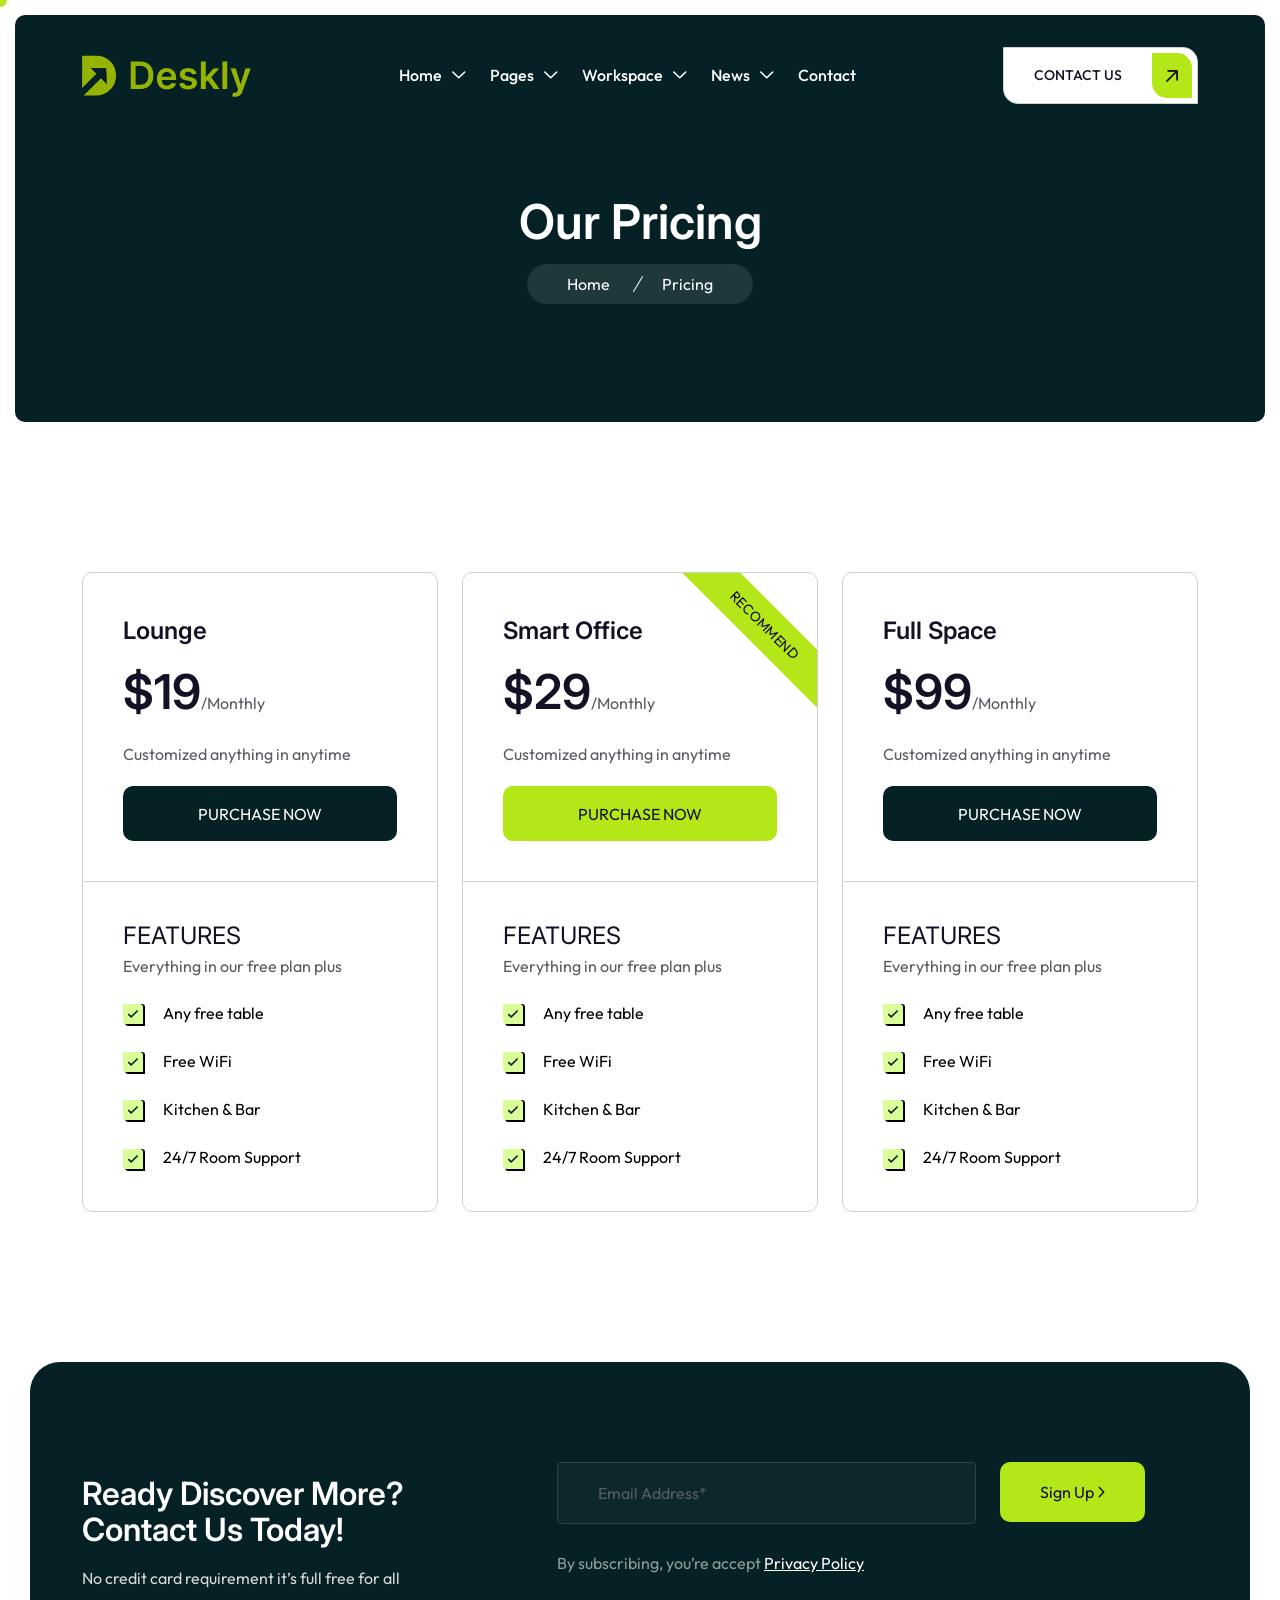
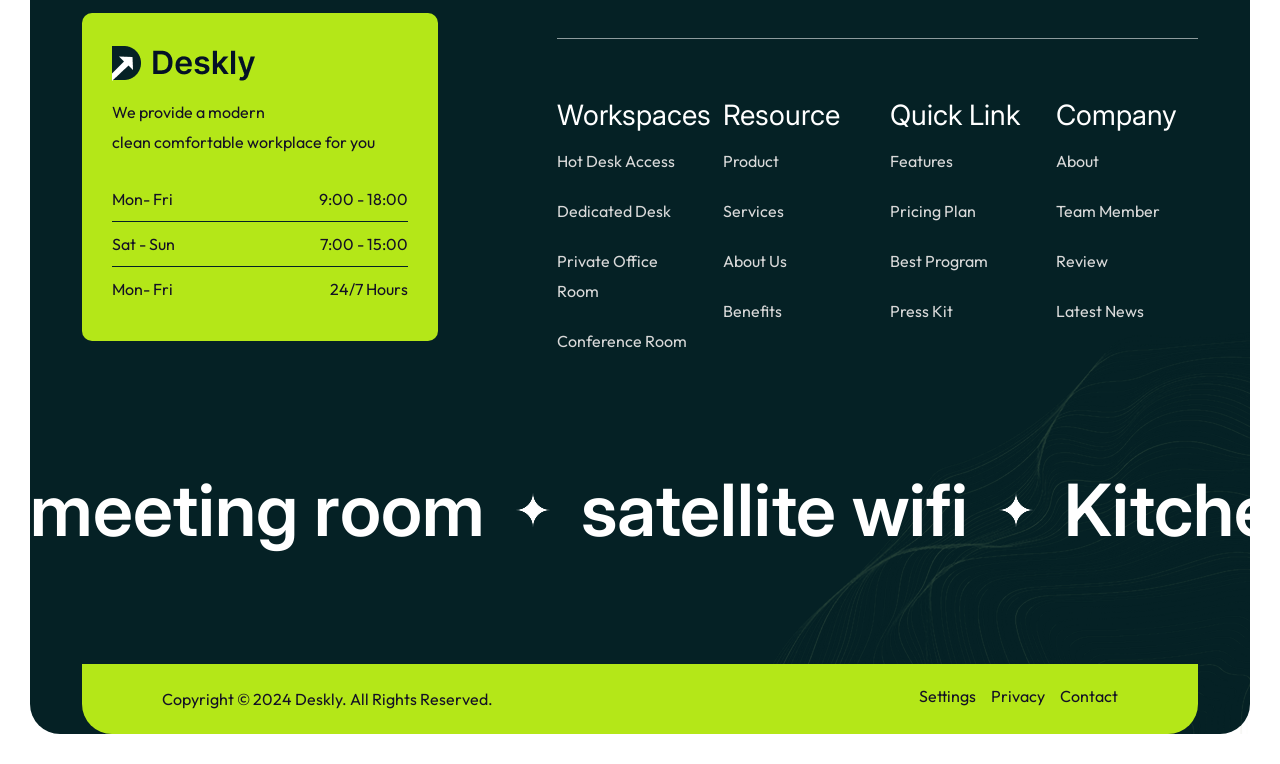
<file: pricing.html>
<!DOCTYPE html>
<html lang="en">
<head>
    <meta charset="UTF-8">
    <meta http-equiv="X-UA-Compatible" content="IE=edge">
    <meta name="viewport" content="width=device-width, initial-scale=1.0">
    <meta name="author" content="inventxlab">
    <meta name="description" content="Deskly - Coworking Space HTML Template">
    <link rel="shortcut icon" href="assets/images/favicon.svg">
    <title>Deskly - Coworking Space HTML Template</title>
    <link rel="stylesheet" href="./assets/css/bootstrap.min.css">
    <link rel="stylesheet" href="./assets/css/all.min.css">
    <link rel="stylesheet" href="./assets/css/aos.css">
    <link rel="stylesheet" href="./assets/css/glightbox.min.css">
    <link rel="stylesheet" href="./assets/css/webexbaseicon.css">
    <link rel="stylesheet" href="./assets/css/odometer-theme-default.css">
    <link rel="stylesheet" href="./assets/css/glightbox.min.css">
    <link rel="stylesheet" href="./assets/css/swiper-bundle.min.css">
    <link rel="stylesheet" href="./assets/css/main.css">
</head>

<body class="ixl-magic-cursor">

    <!-- Magic cursor HTML structure -->
    <div id="magic-cursor">
        <div id="ball"></div>
    </div>

    <!-- Pre Loader -->
    <div id="preloader" class="preloader">
        <div class="animation-preloader">
            <div class="spinner">
            </div>
            <div class="txt-loading">
                <span data-text-preloader="D" class="letters-loading"> D </span>
                <span data-text-preloader="E" class="letters-loading"> E </span>
                <span data-text-preloader="S" class="letters-loading"> S </span>
                <span data-text-preloader="K" class="letters-loading"> K </span>
                <span data-text-preloader="L" class="letters-loading"> L </span>
                <span data-text-preloader="Y" class="letters-loading"> Y </span>
            </div>
        </div>
        <div class="loader">
            <div class="row">
                <div class="col-3 loader-section section-left">
                    <div class="bg"></div>
                </div>
                <div class="col-3 loader-section section-left">
                    <div class="bg"></div>
                </div>
                <div class="col-3 loader-section section-right">
                    <div class="bg"></div>
                </div>
                <div class="col-3 loader-section section-right">
                    <div class="bg"></div>
                </div>
            </div>
        </div>
    </div>

    <!-- start page-wrap -->
    <div class="ixl-page-wrap">

        <!-- header start -->
        <header class="ixl-site-header header-global">
            <div class="header__wrap stricky">
                <div class="container">
                    <div class="header__inner ul_li_between d-flex align-items-center justify-content-between">
                        <div class="header__logo">
                            <a href="index.html"><img src="assets/images/logo-03.png" alt="brand logo"></a>
                        </div>
                        <div class="main-menu__wrap ul_li navbar navbar-expand-lg">
                            <nav class="main-menu collapse navbar-collapse">
                                <ul>
                                    <li class="menu-item-has-children active"><a href="index.html"><span>Home</span></a>
                                        <ul class="submenu">
                                            <li><a href="index.html"><span>Home V1</span></a></li>
                                            <li><a href="index-02.html"><span>Home V2</span></a> </li>
                                            <li><a href="index-03.html"><span>Home V3</span></a></li>
                                        </ul>
                                    </li>
                                    <li class="menu-item-has-children">
                                        <a href="#!"><span>Pages</span></a>
                                        <ul class="submenu">
                                            <li><a href="about.html"><span>About</span></a></li>
                                            <li><a href="team.html"><span>Team</span></a>
                                            <li><a href="team-single.html"><span>Team Details</span></a>
                                            <li><a href="gallery.html"><span>Gallery</span></a></li>
                                            <li><a href="pricing.html"><span>Pricing</span></a></li>
                                            
                                        </ul>
                                    </li>
                                    <li class="menu-item-has-children">
                                        <a href="workspaces-02.html"><span>Workspace</span></a>
                                        <ul class="submenu">
                                            
                                            <li><a href="workspaces-02.html"><span>Workspace V2</span></a></li>
                                            <li><a href="workspaces-single.html"><span>Workspace Details</span></a>
                                            </li>
                                        </ul>
                                    </li>
                                    <li class="menu-item-has-children">
                                        <a href="blog-standard.html"><span>News</span></a>
                                        <ul class="submenu">
                                            <li><a href="blog-standard.html"><span>Blog Standard</span></a></li>
                                            
                                            <li><a href="blog-single.html"><span>Blog Details</span></a></li>
                                        </ul>
                                    </li>
                                    <li><a href="contact.html"><span>Contact</span></a></li>
                                </ul>
                            </nav>
                        </div>
                        <div class="ixl-header-one-buttons d-none d-xl-flex">
                            <a href="contact.html" class="btn-style-2">CONTACT US
                                <i class="fa-regular fa-arrow-up-left"></i>
                            </a>
                        </div>
                        <div class="ixl-hamburger-menu">
                            <div class="ixl-nav-mobile">
                                <div class="ixl-nav-mobile-button">
                                    <i class="fa-solid fa-bars"></i>
                                </div>
                            </div>
                        </div>
                    </div>
                </div>
            </div>
            <div class="ixl-header-wrap">
                <div class="ixl-header-menu">
                    <div class="ixl-header-menu-scroll">
                        <div class="ixl-menu-close ixl-hide-xl ixl-close"></div>
                        <div class="ixl-logo-mobile ixl-hide-xl">
                            <a href="index.html" rel="home"><img src="assets/images/logo.png" alt="brand logo"></a>
                        </div>
                        <div class="ixl-header-mobile-search ixl-hide-xl">
                            <form role="search" action="#">
                                <input type="text" placeholder="Search..." name="s" class="search-field">
                                <button type="submit" class="search-submit"><i
                                        class="fa-regular fa-magnifying-glass"></i></button>
                            </form>
                        </div>
                        <nav class="ixl-header-nav">
                            <ul class="ixl-menu-primary clearfix">
                                <li class="menu-item menu-item-has-children">
                                    <a href="#"><span>Home</span></a>
                                    <ul class="sub-menu">
                                        <li class="menu-item"><a href="index.html"><span>Home V1</span></a></li>
                                        <li class="menu-item"><a href="index-02.html"><span>Home V2</span></a></li>
                                        <li class="menu-item"><a href="index-03.html"><span>Home V3</span></a></li>
                                    </ul>
                                </li>
                                <li class="menu-item menu-item-has-children">
                                    <a href="#"><span>Pages</span></a>
                                    <ul class="sub-menu">
                                        <li class="menu-item"><a href="about.html"><span>About</span></a> </li>
                                        <li class="menu-item"><a href="team.html"><span>Team</span></a> </li>
                                        <li class="menu-item"><a href="team-single.html"><span>Team Details</span></a>
                                        </li>
                                        
                                        <li class="menu-item"><a href="gallery.html"><span>Gallery</span></a> </li>
                                        <li class="menu-item active"><a href="pricing.html"><span>Pricing</span></a>
                                        </li>
                                        
                                    </ul>
                                </li>
                                <li class="menu-item menu-item-has-children">
                                    <a href="workspaces-02.html"><span>Workspace</span></a>
                                    <ul class="sub-menu">
                                        
                                        <li class="menu-item"><a href="workspaces-02.html"><span>Workspace V2</span></a>
                                        </li>
                                        <li class="menu-item"><a href="workspaces-single.html"><span>Workspace
                                                    Details</span></a> </li>
                                    </ul>
                                </li>
                                <li class="menu-item menu-item-has-children">
                                    <a href="blog-standard.html"><span>Blog</span></a>
                                    <ul class="sub-menu">
                                        <li class="menu-item"><a href="blog-standard.html"><span>Blog
                                                    Standard</span></a></li>
                                        
                            </ul>
                        </nav>
                    </div>
                </div>
                <div class="ixl-header-menu-backdrop"></div>
            </div>
        </header>
        <div class="body-overlay"></div>
        <!-- header end -->

        <!-- breadcrumb -->
        <section class="ixl-breadcrumb">
            <div class="container">
                <div class="ixl-breadcrumb-wrapper">
                    <div class="row">
                        <div class="col-12">
                            <div class="ixl-breadcrumb-content">
                                <h2 class="header-xl txt-anim-2" data-aos="fade-up" data-aos-delay="400"
                                    data-aos-duration="800">Our Pricing</h2>
                                <ul data-aos="fade-up" data-aos-delay="500" data-aos-duration="1000">
                                    <li class="text"><a href="index.html">Home</a> <i
                                            class="fa-sharp-duotone fa-light fa-slash-forward"></i>
                                    <li class="text">Pricing</li>
                                </ul>
                            </div>
                        </div>
                    </div>
                </div>
            </div>
        </section>

        <!-- pricing plans-->
        <section class="ixl-pricing-plan-one ptb-150">
            <div class="container">
                <div class="ixl-pricing-plan-one-wrapper">
                    <div class="row gy-30 align-items-center justify-content-center">
                        <div class="col-md-6 col-xl-4">
                            <div class="ixl-pricing-plan-one-item" data-aos="fade-up" data-aos-delay="400"
                                data-aos-duration="800">
                                <div class="table-top">
                                    <h3 class="header-md">Lounge</h3>
                                    <h4 class="header-xl">$19<small class="text">/Monthly</small></h4>
                                    <p class="text">Customized anything in anytime</p>
                                    <a href="#" class="btn">PURCHASE NOW</a>
                                </div>
                                <div class="divider"></div>
                                <div class="features">
                                    <h4>FEATURES</h4>
                                    <p class="text">Everything in our free plan plus</p>
                                    <ul>
                                        <li> <img src="./assets/images/check-icon.svg" alt="check icon"> Any
                                            free table</li>
                                        <li> <img src="./assets/images/check-icon.svg" alt="check icon"> Free
                                            WiFi</li>
                                        <li> <img src="./assets/images/check-icon.svg" alt="check icon"> Kitchen
                                            & Bar</li>
                                        <li> <img src="./assets/images/check-icon.svg" alt="check icon"> 24/7
                                            Room Support</li>
                                    </ul>
                                </div>
                            </div>
                        </div>
                        <div class="col-md-6 col-xl-4">
                            <div class="ixl-pricing-plan-one-item popular" data-aos="fade-up" data-aos-delay="500"
                                data-aos-duration="1000">
                                <div class="table-top">
                                    <h3 class="header-md">Smart Office</h3>
                                    <h4 class="header-xl">$29<small class="text">/Monthly</small></h4>
                                    <p class="text">Customized anything in anytime</p>
                                    <a href="#" class="btn">PURCHASE NOW</a>
                                    <span class="label">recommend</span>
                                </div>
                                <div class="divider"></div>
                                <div class="features">
                                    <h4>FEATURES</h4>
                                    <p class="text">Everything in our free plan plus</p>
                                    <ul>
                                        <li> <img src="./assets/images/check-icon.svg" alt="check icon"> Any
                                            free table</li>
                                        <li> <img src="./assets/images/check-icon.svg" alt="check icon"> Free
                                            WiFi</li>
                                        <li> <img src="./assets/images/check-icon.svg" alt="check icon"> Kitchen
                                            & Bar</li>
                                        <li> <img src="./assets/images/check-icon.svg" alt="check icon"> 24/7
                                            Room Support</li>
                                    </ul>
                                </div>
                            </div>
                        </div>
                        <div class="col-md-6 col-xl-4">
                            <div class="ixl-pricing-plan-one-item" data-aos="fade-up" data-aos-delay="600"
                                data-aos-duration="1200">
                                <div class="table-top">
                                    <h3 class="header-md">Full Space</h3>
                                    <h4 class="header-xl">$99<small class="text">/Monthly</small></h4>
                                    <p class="text">Customized anything in anytime</p>
                                    <a href="#" class="btn">PURCHASE NOW</a>
                                </div>
                                <div class="divider"></div>
                                <div class="features">
                                    <h4>FEATURES</h4>
                                    <p class="text">Everything in our free plan plus</p>
                                    <ul>
                                        <li> <img src="./assets/images/check-icon.svg" alt="check icon"> Any
                                            free table</li>
                                        <li> <img src="./assets/images/check-icon.svg" alt="check icon"> Free
                                            WiFi</li>
                                        <li> <img src="./assets/images/check-icon.svg" alt="check icon"> Kitchen
                                            & Bar</li>
                                        <li> <img src="./assets/images/check-icon.svg" alt="check icon"> 24/7
                                            Room Support</li>
                                    </ul>
                                </div>
                            </div>
                        </div>
                    </div>
                </div>
            </div>
        </section>

        <!-- footer -->
        <footer class="ixl-footer">
            <div class="container">
                <div class="ixl-footer-wrapper">
                    <div class="row justify-content-between align-items-center gy-30">
                        <div class="col-lg-4">
                            <div class="ixl-footer-left">
                                <h2 class="header-lg text-white">Ready Discover More? Contact Us Today!</h2>
                                <p class="text desc">No credit card requirement it’s full free for all</p>
                                <div class="footer-workplace-time">
                                    <a href="index.html"><img src="./assets/images/logo.png" alt="footer logo"></a>
                                    <p class="text">We provide a modern <br> clean comfortable workplace for you
                                    </p>
                                    <ul>
                                        <li>
                                            <span>Mon- Fri</span>
                                            <span>9:00 - 18:00</span>
                                        </li>
                                        <li>
                                            <span>Sat - Sun</span>
                                            <span>7:00 - 15:00</span>
                                        </li>
                                        <li>
                                            <span>Mon- Fri</span>
                                            <span>24/7 Hours</span>
                                        </li>
                                    </ul>
                                </div>
                            </div>
                        </div>
                        <div class="col-lg-7">
                            <div class="ixl-footer-right">
                                <div class="newsletter mb-30">
                                    <form action="#">
                                        <div class="row g-4">
                                            <div class="col-12 col-md-8 col-xxl-9">
                                                <input type="email" placeholder="Email Address*" required>
                                            </div>
                                            <div class="col-12 col-md-4 col-xxl-3">
                                                <button type="submit">Sign Up <i
                                                        class="fa-regular fa-angle-right"></i></button>
                                            </div>
                                            <div class="col-12">
                                                <p class="text newsletter-text">By subscribing, you’re accept <a
                                                        href="#">Privacy Policy</a></p>
                                            </div>
                                        </div>
                                    </form>
                                </div>
                                <div class="divider"></div>
                                <div class="row gy-30">
                                    <div class="col-6 col-lg-6 col-xl-3">
                                        <div class="footer-menu">
                                            <h3 class="text-white">Workspaces</h3>
                                            <ul>
                                                <li><a href="workspaces-single.html" class="text">Hot Desk Access</a>
                                                </li>
                                                <li><a href="workspaces-single.html" class="text">Dedicated Desk</a>
                                                </li>
                                                <li><a href="workspaces-single.html" class="text">Private Office
                                                        Room</a></li>
                                                <li><a href="workspaces-single.html" class="text">Conference Room</a>
                                                </li>
                                            </ul>
                                        </div>
                                    </div>
                                    <div class="col-6 col-lg-6 col-xl-3">
                                        <div class="footer-menu">
                                            <h3 class="text-white">Resource</h3>
                                            <ul>
                                                <li><a href="#" class="text">Product</a></li>
                                                <li><a href="#" class="text">Services</a></li>
                                                <li><a href="about.html" class="text">About Us</a></li>
                                                <li><a href="contact.html" class="text">Benefits</a></li>
                                            </ul>
                                        </div>
                                    </div>
                                    <div class="col-6 col-lg-6 col-xl-3">
                                        <div class="footer-menu">
                                            <h3 class="text-white">Quick Link</h3>
                                            <ul>
                                                <li><a href="#" class="text">Features</a></li>
                                                <li><a href="pricing.html" class="text">Pricing Plan</a></li>
                                                <li><a href="gallery.html" class="text">Best Program</a></li>
                                                <li><a href="#" class="text">Press Kit</a></li>
                                            </ul>
                                        </div>
                                    </div>
                                    <div class="col-6 col-lg-6 col-xl-3">
                                        <div class="footer-menu">
                                            <h3 class="text-white">Company</h3>
                                            <ul>
                                                <li><a href="about.html" class="text">About</a></li>
                                                <li><a href="team.html" class="text">Team Member</a></li>
                                                <li><a href="#" class="text">Review</a></li>
                                                <li><a href="blog-standard.html" class="text">Latest News</a></li>
                                            </ul>
                                        </div>
                                    </div>
                                </div>
                            </div>
                        </div>
                    </div>
                </div>
            </div>
            <div class="ixl-marquee-wrapper-footer">
                <div class="marquee-right" data-aos="fade-in" data-aos-duration="1200">
                    <div class="marquee-inner">
                        <a href="#"><span class="ixl-heading-xl">meeting room</span></a>
                        <a href="#"><img src="./assets/images/footer/footer-marquee.svg" alt="marquee image"></a>
                        <a href="#"><span class="ixl-heading-xl">satellite wifi</span></a>
                        <a href="#"><img src="./assets/images/footer/footer-marquee.svg" alt="marquee image"></a>
                        <a href="#"><span class="ixl-heading-xl">Kitchen & bar</span></a>
                        <a href="#"><img src="./assets/images/footer/footer-marquee.svg" alt="marquee image"></a>
                    </div>
                </div>
            </div>
            <div class="container">
                <div class="ixl-footer-copyright-wrapper">
                    <div class="row">
                        <div class="col-md-6">
                            <div class="ixl-copyright-text">
                                <p class="text">Copyright © 2024 Deskly. All Rights Reserved.</p>
                            </div>
                        </div>
                        <div class="col-md-6">
                            <ul class="ixl-copyright-menu">
                                
                                <li><a href="#!">Settings</a></li>
                                <li><a href="#!">Privacy</a></li>
                                <li><a href="contact.html">Contact</a></li>
                            </ul>
                        </div>
                    </div>
                </div>
            </div>
            <img src="./assets/images/footer/footer-shape.png" alt="footer shape" class="footer-shape-img">
        </footer>

    </div> <!-- end page-wrap -->

    <!-- back to top button -->
    <div class="cloudflow-progress-wrap">
        <svg class="cloudflow-progress-circle svg-content" width="100%" height="100%" viewBox="-1 -1 102 102">
            <path d="M50,1 a40,40 0 1,1 0,98 a40,40 0 1,1 0,-98" />
        </svg>
        <i class="fa-solid fa-arrow-up cloudflow-scroll-icon"></i>
    </div>

    <script src="./assets/js/jquery-4.0.0.min.js"></script>
    <script src="./assets/js/bootstrap.bundle.min.js"></script>
    <script src="./assets/js/gsap.min.js"></script>
    <script src="./assets/js/ScrollTrigger.min.js"></script>
    <script src="./assets/js/SplitText.min.js"></script>
    <script src="./assets/js/swiper-bundle.min.js"></script>
    <script src="./assets/js/aos.js"></script>
    <script src="./assets/js/jquery.appaer.min.js"></script>
    <script src="./assets/js/lenis.js"></script>
    <script src="./assets/js/odometer.min.js"></script>
    <script src="./assets/js/jquery.marquee.min.js"></script>
    <script src="./assets/js/glightbox.min.js"></script>
    <script src="./assets/js/theia-sticky-sidebar.min.js"></script>
    <script src="./assets/js/sticky-kit.min.js"></script>
    <script src="./assets/js/cursor.js"></script>
    <script src="./assets/js/main.js"></script>
</body>

</html>
</file>
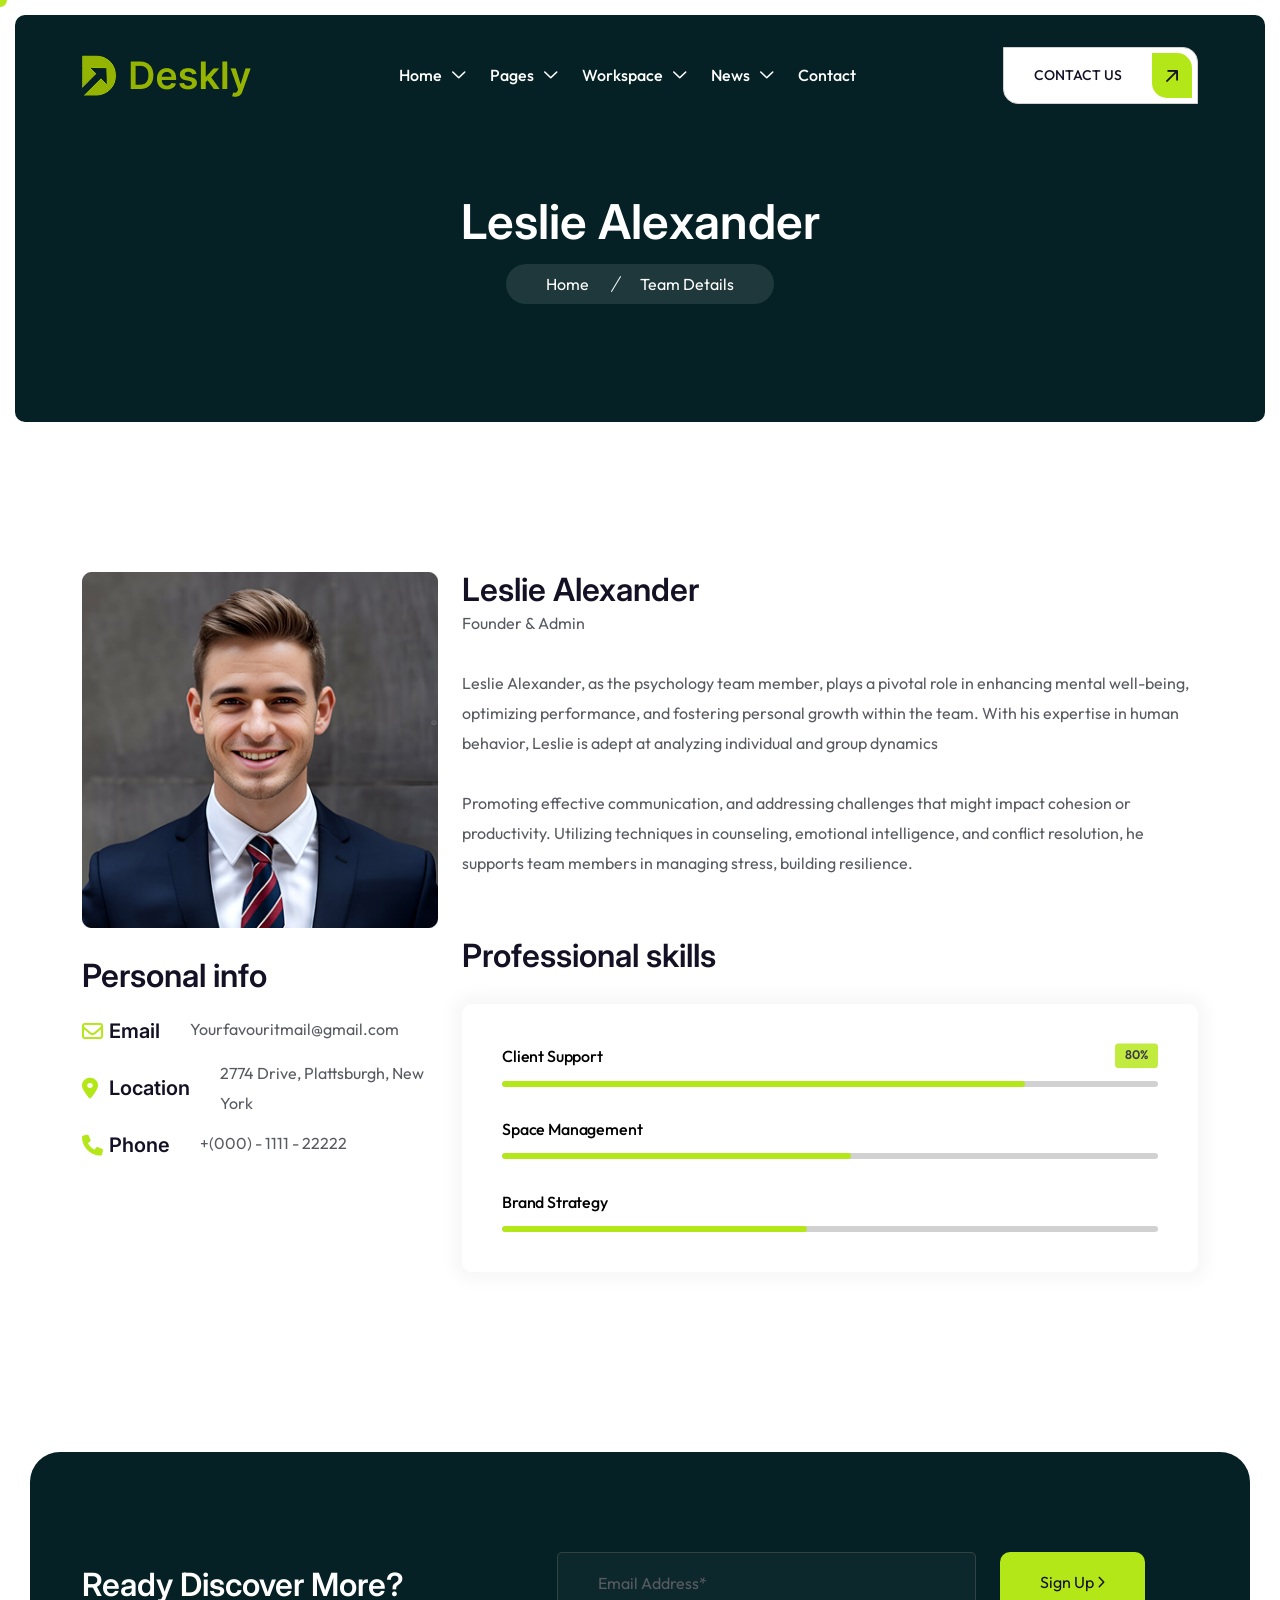
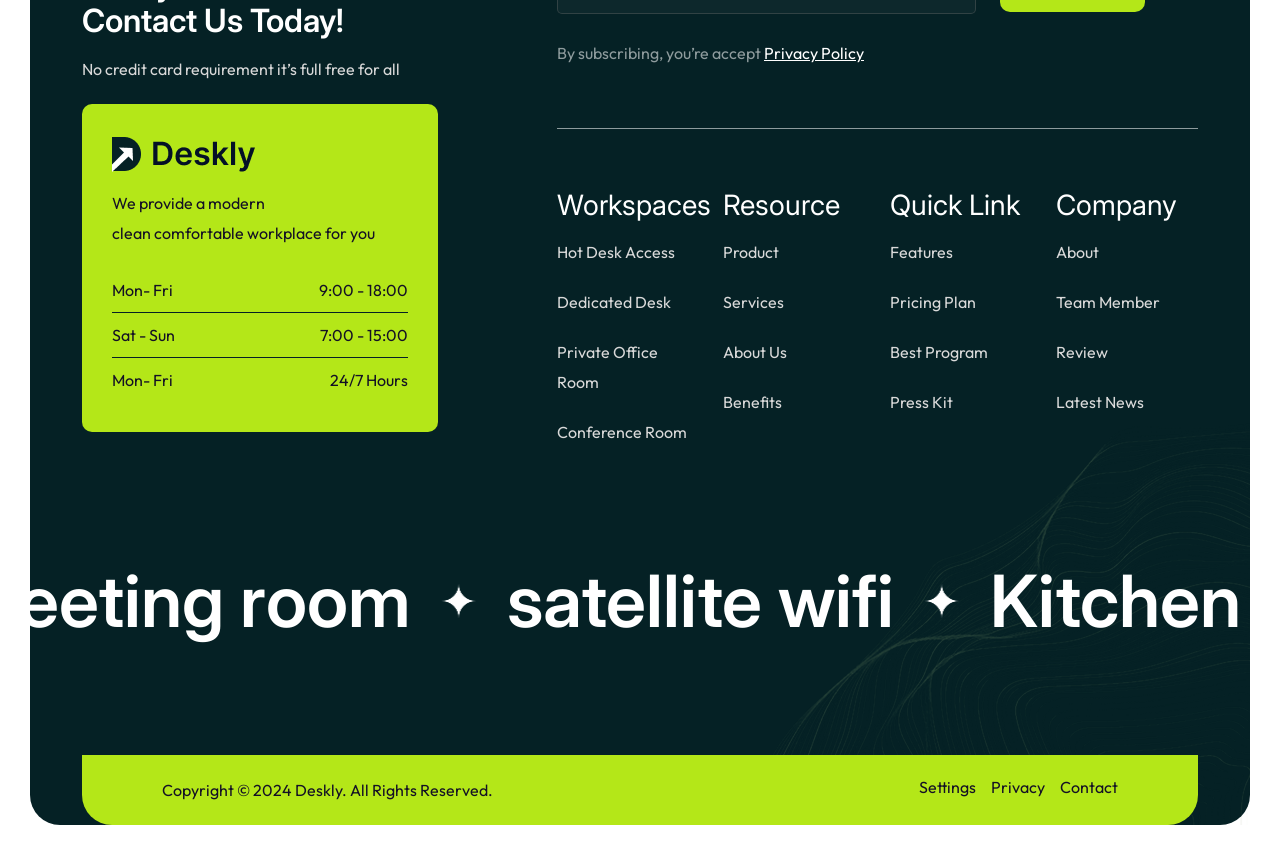
<file: team-single.html>
<!DOCTYPE html>
<html lang="en">
<head>
    <meta charset="UTF-8">
    <meta http-equiv="X-UA-Compatible" content="IE=edge">
    <meta name="viewport" content="width=device-width, initial-scale=1.0">
    <meta name="author" content="inventxlab">
    <meta name="description" content="Deskly - Coworking Space HTML Template">
    <link rel="shortcut icon" href="assets/images/favicon.svg">
    <title>Deskly - Coworking Space HTML Template</title>
    <link rel="stylesheet" href="./assets/css/bootstrap.min.css">
    <link rel="stylesheet" href="./assets/css/all.min.css">
    <link rel="stylesheet" href="./assets/css/aos.css">
    <link rel="stylesheet" href="./assets/css/glightbox.min.css">
    <link rel="stylesheet" href="./assets/css/webexbaseicon.css">
    <link rel="stylesheet" href="./assets/css/odometer-theme-default.css">
    <link rel="stylesheet" href="./assets/css/glightbox.min.css">
    <link rel="stylesheet" href="./assets/css/swiper-bundle.min.css">
    <link rel="stylesheet" href="./assets/css/main.css">
</head>

<body class="ixl-magic-cursor">

    <!-- Magic cursor HTML structure -->
    <div id="magic-cursor">
        <div id="ball"></div>
    </div>

    <!-- Pre Loader -->
    <div id="preloader" class="preloader">
        <div class="animation-preloader">
            <div class="spinner">
            </div>
            <div class="txt-loading">
                <span data-text-preloader="D" class="letters-loading"> D </span>
                <span data-text-preloader="E" class="letters-loading"> E </span>
                <span data-text-preloader="S" class="letters-loading"> S </span>
                <span data-text-preloader="K" class="letters-loading"> K </span>
                <span data-text-preloader="L" class="letters-loading"> L </span>
                <span data-text-preloader="Y" class="letters-loading"> Y </span>
            </div>
        </div>
        <div class="loader">
            <div class="row">
                <div class="col-3 loader-section section-left">
                    <div class="bg"></div>
                </div>
                <div class="col-3 loader-section section-left">
                    <div class="bg"></div>
                </div>
                <div class="col-3 loader-section section-right">
                    <div class="bg"></div>
                </div>
                <div class="col-3 loader-section section-right">
                    <div class="bg"></div>
                </div>
            </div>
        </div>
    </div>

    <!-- start page-wrap -->
    <div class="ixl-page-wrap">

        <!-- header start -->
        <header class="ixl-site-header header-global">
            <div class="header__wrap stricky">
                <div class="container">
                    <div class="header__inner ul_li_between d-flex align-items-center justify-content-between">
                        <div class="header__logo">
                            <a href="index.html"><img src="assets/images/logo-03.png" alt="brand logo"></a>
                        </div>
                        <div class="main-menu__wrap ul_li navbar navbar-expand-lg">
                            <nav class="main-menu collapse navbar-collapse">
                                <ul>
                                    <li class="menu-item-has-children active"><a href="index.html"><span>Home</span></a>
                                        <ul class="submenu">
                                            <li><a href="index.html"><span>Home V1</span></a></li>
                                            <li><a href="index-02.html"><span>Home V2</span></a> </li>
                                            <li><a href="index-03.html"><span>Home V3</span></a></li>
                                        </ul>
                                    </li>
                                    <li class="menu-item-has-children">
                                        <a href="#!"><span>Pages</span></a>
                                        <ul class="submenu">
                                            <li><a href="about.html"><span>About</span></a></li>
                                            <li><a href="team.html"><span>Team</span></a>
                                            <li class="active"><a href="team-single.html"><span>Team Details</span></a>
                                            
                                        </ul>
                                    </li>
                                    <li class="menu-item-has-children">
                                        <a href="workspaces-02.html"><span>Workspace</span></a>
                                        <ul class="submenu">
                                            
                                            <li><a href="workspaces-02.html"><span>Workspace V2</span></a></li>
                                            <li><a href="workspaces-single.html"><span>Workspace Details</span></a>
                                            </li>
                                        </ul>
                                    </li>
                                    <li class="menu-item-has-children">
                                        <a href="blog-standard.html"><span>News</span></a>
                                        <ul class="submenu">
                                            <li><a href="blog-standard.html"><span>Blog Standard</span></a></li>
                                            
                                            <li><a href="blog-single.html"><span>Blog Details</span></a></li>
                                        </ul>
                                    </li>
                                    <li><a href="contact.html"><span>Contact</span></a></li>
                                </ul>
                            </nav>
                        </div>
                        <div class="ixl-header-one-buttons d-none d-xl-flex">
                            <a href="contact.html" class="btn-style-2">CONTACT US
                                <i class="fa-regular fa-arrow-up-left"></i>
                            </a>
                        </div>
                        <div class="ixl-hamburger-menu">
                            <div class="ixl-nav-mobile">
                                <div class="ixl-nav-mobile-button">
                                    <i class="fa-solid fa-bars"></i>
                                </div>
                            </div>
                        </div>
                    </div>
                </div>
            </div>
            <div class="ixl-header-wrap">
                <div class="ixl-header-menu">
                    <div class="ixl-header-menu-scroll">
                        <div class="ixl-menu-close ixl-hide-xl ixl-close"></div>
                        <div class="ixl-logo-mobile ixl-hide-xl">
                            <a href="index.html" rel="home"><img src="assets/images/logo.png" alt="brand logo"></a>
                        </div>
                        <div class="ixl-header-mobile-search ixl-hide-xl">
                            <form role="search" action="#">
                                <input type="text" placeholder="Search..." name="s" class="search-field">
                                <button type="submit" class="search-submit"><i
                                        class="fa-regular fa-magnifying-glass"></i></button>
                            </form>
                        </div>
                        <nav class="ixl-header-nav">
                            <ul class="ixl-menu-primary clearfix">
                                <li class="menu-item menu-item-has-children">
                                    <a href="#"><span>Home</span></a>
                                    <ul class="sub-menu">
                                        <li class="menu-item"><a href="index.html"><span>Home V1</span></a></li>
                                        <li class="menu-item"><a href="index-02.html"><span>Home V2</span></a></li>
                                        <li class="menu-item"><a href="index-03.html"><span>Home V3</span></a></li>
                                    </ul>
                                </li>
                                <li class="menu-item menu-item-has-children">
                                    <a href="#"><span>Pages</span></a>
                                    <ul class="sub-menu">
                                        <li class="menu-item"><a href="about.html"><span>About</span></a> </li>
                                        <li class="menu-item"><a href="team.html"><span>Team</span></a> </li>
                                        <li class="menu-item active"><a href="team-single.html"><span>Team
                                                    Details</span></a> </li>
                                        
                                        <li class="menu-item"><a href="gallery.html"><span>Gallery</span></a> </li>
                                        <li class="menu-item"><a href="pricing.html"><span>Pricing</span></a> </li>
                                        
                                    </ul>
                                </li>
                                <li class="menu-item menu-item-has-children">
                                    <a href="workspaces-02.html"><span>Workspace</span></a>
                                    <ul class="sub-menu">
                                        
                                        <li class="menu-item"><a href="workspaces-02.html"><span>Workspace V2</span></a>
                                        </li>
                                        <li class="menu-item"><a href="workspaces-single.html"><span>Workspace
                                                    Details</span></a> </li>
                                    </ul>
                                </li>
                                <li class="menu-item menu-item-has-children">
                                    <a href="blog-standard.html"><span>Blog</span></a>
                                    <ul class="sub-menu">
                                        <li class="menu-item"><a href="blog-standard.html"><span>Blog
                                                    Standard</span></a></li>
                                        
                            </ul>
                        </nav>
                    </div>
                </div>
                <div class="ixl-header-menu-backdrop"></div>
            </div>
        </header>
        <div class="body-overlay"></div>
        <!-- header end -->

        <!-- breadcrumb -->
        <section class="ixl-breadcrumb">
            <div class="container">
                <div class="ixl-breadcrumb-wrapper">
                    <div class="row">
                        <div class="col-12">
                            <div class="ixl-breadcrumb-content">
                                <h1 class="header-xl txt-anim-2" data-aos="fade-up" data-aos-delay="400"
                                    data-aos-duration="800">Leslie Alexander</h1>
                                <ul data-aos="fade-up" data-aos-delay="500" data-aos-duration="1000">
                                    <li class="text"><a href="index.html">Home</a> <i
                                            class="fa-sharp-duotone fa-light fa-slash-forward"></i>
                                    <li class="text">Team Details</li>
                                </ul>
                            </div>
                        </div>
                    </div>
                </div>
            </div>
        </section>

        <!--team details-->
        <section class="ixl-team-single ptb-150">
            <div class="container">
                <div class="ixl-team-single-wrapper">
                    <div class="row gy-30">
                        <div class="col-md-4">
                            <div class="ixl-team-single-thumb">
                                <div class="thumb mb-30" data-aos="fade-up" data-aos-delay="400"
                                    data-aos-duration="800">
                                    <img src="./assets/images/index/team/team-single.png" alt="team single">
                                </div>
                                <h2 class="header-lg" data-aos="fade-up" data-aos-delay="400" data-aos-duration="800">
                                    Personal info</h2>
                                <ul class="ixl-team-single-contact" data-aos="fade-up" data-aos-delay="400"
                                    data-aos-duration="800">
                                    <li>
                                        <div class="icon">
                                            <i class="fa-regular fa-envelope"></i>
                                            <h3 class="header-sm">Email</h3>
                                        </div>
                                        <p class="text">Yourfavouritmail@gmail.com</p>
                                    </li>
                                    <li>
                                        <div class="icon">
                                            <i class="fa-solid fa-location-dot"></i>
                                            <h3 class="header-sm">Location</h3>
                                        </div>
                                        <p class="text">2774 Drive, Plattsburgh, New York</p>
                                    </li>
                                    <li>
                                        <div class="icon">
                                            <i class="fa-solid fa-phone"></i>
                                            <h3 class="header-sm">Phone</h3>
                                        </div>
                                        <p class="text">+(000) - 1111 - 22222</p>
                                    </li>
                                </ul>
                            </div>
                        </div>
                        <div class="col-md-8">
                            <div class="ixl-team-single-details">
                                <div class="title mb-30" data-aos="fade-up" data-aos-delay="400"
                                    data-aos-duration="800">
                                    <h2 class="header-lg">Leslie Alexander</h2>
                                    <span class="text">Founder & Admin</span>
                                </div>
                                <p class="text mb-30" data-aos="fade-up" data-aos-delay="400" data-aos-duration="800">
                                    Leslie Alexander, as the psychology team member, plays a pivotal
                                    role in
                                    enhancing mental well-being, optimizing performance, and fostering personal growth
                                    within the team. With his expertise in human behavior, Leslie is adept at analyzing
                                    individual and group dynamics</p>
                                <p class="text mb-60" data-aos="fade-up" data-aos-delay="400" data-aos-duration="800">
                                    Promoting effective communication, and addressing challenges that
                                    might
                                    impact cohesion or productivity. Utilizing techniques in counseling, emotional
                                    intelligence, and conflict resolution, he supports team members in managing stress,
                                    building resilience.</p>
                                <div class="skills mb-30">
                                    <h2 class="header-lg mb-30" data-aos="fade-up" data-aos-delay="400"
                                        data-aos-duration="800">Professional skills</h2>
                                    <div class="progress-bars" data-aos="fade-up" data-aos-delay="400" data-aos-duration="800">
                                        <div class="progress-item mb-30" data-percent="90">
                                            <div class="progress-header">
                                                <span class="progress-label">Client Support</span>
                                                <span class="progress-badge">90%</span>
                                            </div>
                                            <div class="progress-track">
                                                <div class="progress-fill"></div>
                                            </div>
                                        </div>
                                        <div class="progress-item mb-30" data-percent="70">
                                            <div class="progress-header">
                                                <span class="progress-label">Space Management</span>
                                                <span class="progress-badge">70%</span>
                                            </div>
                                            <div class="progress-track">
                                                <div class="progress-fill"></div>
                                            </div>
                                        </div>
                                        <div class="progress-item" data-percent="85">
                                            <div class="progress-header">
                                                <span class="progress-label">Brand Strategy</span>
                                                <span class="progress-badge">85%</span>
                                            </div>
                                            <div class="progress-track">
                                                <div class="progress-fill"></div>
                                            </div>
                                        </div>
                                    </div>
                                </div>
                            </div>
                        </div>
                    </div>
                </div>
            </div>
        </section>

        <!-- footer -->
        <footer class="ixl-footer">
            <div class="container">
                <div class="ixl-footer-wrapper">
                    <div class="row justify-content-between align-items-center gy-30">
                        <div class="col-lg-4">
                            <div class="ixl-footer-left">
                                <h2 class="header-lg text-white">Ready Discover More? Contact Us Today!</h2>
                                <p class="text desc">No credit card requirement it’s full free for all</p>
                                <div class="footer-workplace-time">
                                    <a href="index.html"><img src="./assets/images/logo.png" alt="footer logo"></a>
                                    <p class="text">We provide a modern <br> clean comfortable workplace for you
                                    </p>
                                    <ul>
                                        <li>
                                            <span>Mon- Fri</span>
                                            <span>9:00 - 18:00</span>
                                        </li>
                                        <li>
                                            <span>Sat - Sun</span>
                                            <span>7:00 - 15:00</span>
                                        </li>
                                        <li>
                                            <span>Mon- Fri</span>
                                            <span>24/7 Hours</span>
                                        </li>
                                    </ul>
                                </div>
                            </div>
                        </div>
                        <div class="col-lg-7">
                            <div class="ixl-footer-right">
                                <div class="newsletter mb-30">
                                    <form action="#">
                                        <div class="row g-4">
                                            <div class="col-12 col-md-8 col-xxl-9">
                                                <input type="email" placeholder="Email Address*" required>
                                            </div>
                                            <div class="col-12 col-md-4 col-xxl-3">
                                                <button type="submit">Sign Up <i
                                                        class="fa-regular fa-angle-right"></i></button>
                                            </div>
                                            <div class="col-12">
                                                <p class="text newsletter-text">By subscribing, you’re accept <a
                                                        href="#">Privacy Policy</a></p>
                                            </div>
                                        </div>
                                    </form>
                                </div>
                                <div class="divider"></div>
                                <div class="row gy-30">
                                    <div class="col-6 col-lg-6 col-xl-3">
                                        <div class="footer-menu">
                                            <h3 class="text-white">Workspaces</h3>
                                            <ul>
                                                <li><a href="workspaces-single.html" class="text">Hot Desk Access</a>
                                                </li>
                                                <li><a href="workspaces-single.html" class="text">Dedicated Desk</a>
                                                </li>
                                                <li><a href="workspaces-single.html" class="text">Private Office
                                                        Room</a></li>
                                                <li><a href="workspaces-single.html" class="text">Conference Room</a>
                                                </li>
                                            </ul>
                                        </div>
                                    </div>
                                    <div class="col-6 col-lg-6 col-xl-3">
                                        <div class="footer-menu">
                                            <h3 class="text-white">Resource</h3>
                                            <ul>
                                                <li><a href="#" class="text">Product</a></li>
                                                <li><a href="#" class="text">Services</a></li>
                                                <li><a href="about.html" class="text">About Us</a></li>
                                                <li><a href="contact.html" class="text">Benefits</a></li>
                                            </ul>
                                        </div>
                                    </div>
                                    <div class="col-6 col-lg-6 col-xl-3">
                                        <div class="footer-menu">
                                            <h3 class="text-white">Quick Link</h3>
                                            <ul>
                                                <li><a href="#" class="text">Features</a></li>
                                                <li><a href="pricing.html" class="text">Pricing Plan</a></li>
                                                <li><a href="gallery.html" class="text">Best Program</a></li>
                                                <li><a href="#" class="text">Press Kit</a></li>
                                            </ul>
                                        </div>
                                    </div>
                                    <div class="col-6 col-lg-6 col-xl-3">
                                        <div class="footer-menu">
                                            <h3 class="text-white">Company</h3>
                                            <ul>
                                                <li><a href="about.html" class="text">About</a></li>
                                                <li><a href="team.html" class="text">Team Member</a></li>
                                                <li><a href="#" class="text">Review</a></li>
                                                <li><a href="blog-standard.html" class="text">Latest News</a></li>
                                            </ul>
                                        </div>
                                    </div>
                                </div>
                            </div>
                        </div>
                    </div>
                </div>
            </div>
            <div class="ixl-marquee-wrapper-footer">
                <div class="marquee-right" data-aos="fade-in" data-aos-duration="1200">
                    <div class="marquee-inner">
                        <a href="#"><span class="ixl-heading-xl">meeting room</span></a>
                        <a href="#"><img src="./assets/images/footer/footer-marquee.svg" alt="marquee image"></a>
                        <a href="#"><span class="ixl-heading-xl">satellite wifi</span></a>
                        <a href="#"><img src="./assets/images/footer/footer-marquee.svg" alt="marquee image"></a>
                        <a href="#"><span class="ixl-heading-xl">Kitchen & bar</span></a>
                        <a href="#"><img src="./assets/images/footer/footer-marquee.svg" alt="marquee image"></a>
                    </div>
                </div>
            </div>
            <div class="container">
                <div class="ixl-footer-copyright-wrapper">
                    <div class="row">
                        <div class="col-md-6">
                            <div class="ixl-copyright-text">
                                <p class="text">Copyright © 2024 Deskly. All Rights Reserved.</p>
                            </div>
                        </div>
                        <div class="col-md-6">
                            <ul class="ixl-copyright-menu">
                                
                                <li><a href="#!">Settings</a></li>
                                <li><a href="#!">Privacy</a></li>
                                <li><a href="contact.html">Contact</a></li>
                            </ul>
                        </div>
                    </div>
                </div>
            </div>
            <img src="./assets/images/footer/footer-shape.png" alt="footer shape" class="footer-shape-img">
        </footer>

    </div> <!-- end page-wrap -->

    <!-- back to top button -->
    <div class="cloudflow-progress-wrap">
        <svg class="cloudflow-progress-circle svg-content" width="100%" height="100%" viewBox="-1 -1 102 102">
            <path d="M50,1 a40,40 0 1,1 0,98 a40,40 0 1,1 0,-98" />
        </svg>
        <i class="fa-solid fa-arrow-up cloudflow-scroll-icon"></i>
    </div>

    <script src="./assets/js/jquery-4.0.0.min.js"></script>
    <script src="./assets/js/bootstrap.bundle.min.js"></script>
    <script src="./assets/js/gsap.min.js"></script>
    <script src="./assets/js/ScrollTrigger.min.js"></script>
    <script src="./assets/js/SplitText.min.js"></script>
    <script src="./assets/js/swiper-bundle.min.js"></script>
    <script src="./assets/js/aos.js"></script>
    <script src="./assets/js/jquery.appaer.min.js"></script>
    <script src="./assets/js/lenis.js"></script>
    <script src="./assets/js/odometer.min.js"></script>
    <script src="./assets/js/jquery.marquee.min.js"></script>
    <script src="./assets/js/glightbox.min.js"></script>
    <script src="./assets/js/theia-sticky-sidebar.min.js"></script>
    <script src="./assets/js/sticky-kit.min.js"></script>
    <script src="./assets/js/cursor.js"></script>
    <script src="./assets/js/main.js"></script>
</body>

</html>
</file>
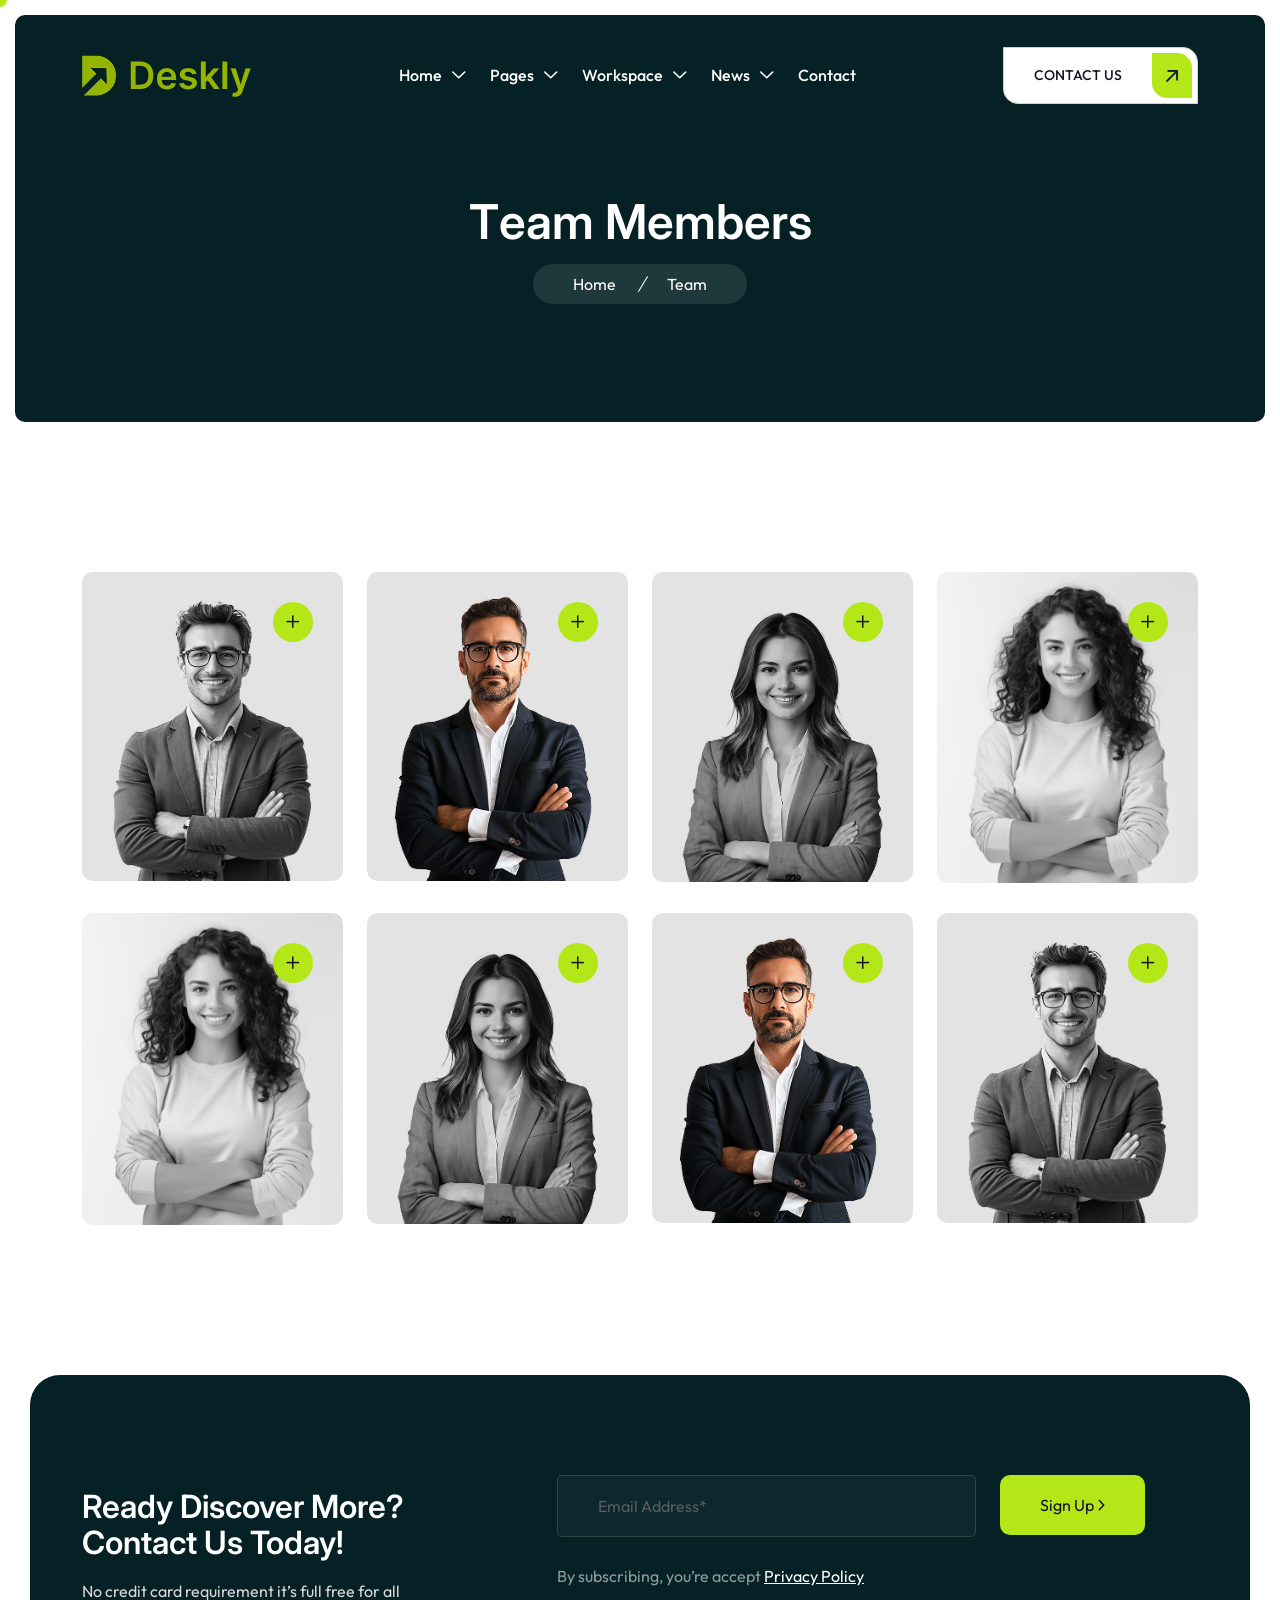
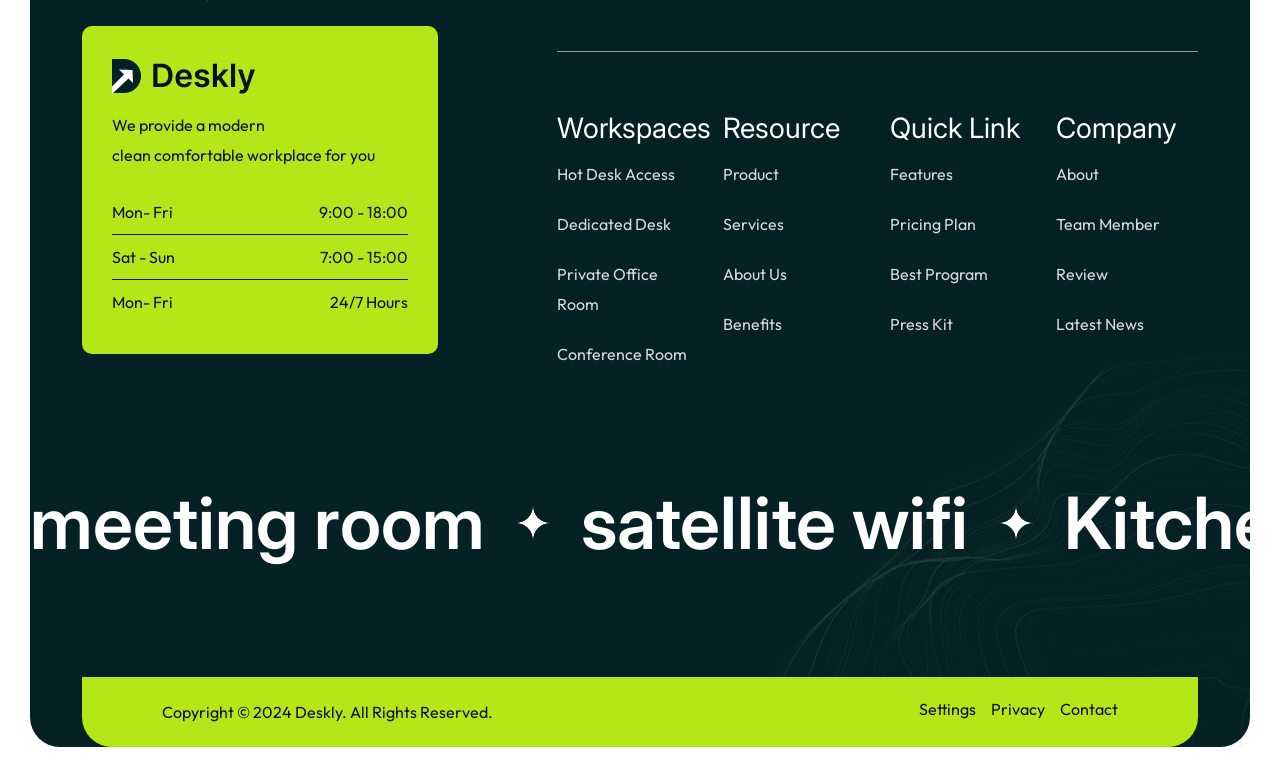
<file: team.html>
<!DOCTYPE html>
<html lang="en">
<head>
    <meta charset="UTF-8">
    <meta http-equiv="X-UA-Compatible" content="IE=edge">
    <meta name="viewport" content="width=device-width, initial-scale=1.0">
    <meta name="author" content="inventxlab">
    <meta name="description" content="Deskly - Coworking Space HTML Template">
    <link rel="shortcut icon" href="assets/images/favicon.svg">
    <title>Deskly - Coworking Space HTML Template</title>
    <link rel="stylesheet" href="assets/css/bootstrap.min.css">
    <link rel="stylesheet" href="assets/css/all.min.css">
    <link rel="stylesheet" href="assets/css/aos.css">
    <link rel="stylesheet" href="assets/css/glightbox.min.css">
    <link rel="stylesheet" href="assets/css/webexbaseicon.css">
    <link rel="stylesheet" href="assets/css/odometer-theme-default.css">
    <link rel="stylesheet" href="assets/css/glightbox.min.css">
    <link rel="stylesheet" href="assets/css/swiper-bundle.min.css">
    <link rel="stylesheet" href="assets/css/main.css">
</head>

<body class="ixl-magic-cursor">

    <!-- Magic cursor HTML structure -->
    <div id="magic-cursor">
        <div id="ball"></div>
    </div>

    <!-- Pre Loader -->
    <div id="preloader" class="preloader">
        <div class="animation-preloader">
            <div class="spinner">
            </div>
            <div class="txt-loading">
                <span data-text-preloader="D" class="letters-loading"> D </span>
                <span data-text-preloader="E" class="letters-loading"> E </span>
                <span data-text-preloader="S" class="letters-loading"> S </span>
                <span data-text-preloader="K" class="letters-loading"> K </span>
                <span data-text-preloader="L" class="letters-loading"> L </span>
                <span data-text-preloader="Y" class="letters-loading"> Y </span>
            </div>
        </div>
        <div class="loader">
            <div class="row">
                <div class="col-3 loader-section section-left">
                    <div class="bg"></div>
                </div>
                <div class="col-3 loader-section section-left">
                    <div class="bg"></div>
                </div>
                <div class="col-3 loader-section section-right">
                    <div class="bg"></div>
                </div>
                <div class="col-3 loader-section section-right">
                    <div class="bg"></div>
                </div>
            </div>
        </div>
    </div>

    <!-- start page-wrap -->
    <div class="ixl-page-wrap">

        <!-- header start -->
        <header class="ixl-site-header header-global">
            <div class="header__wrap stricky">
                <div class="container">
                    <div class="header__inner ul_li_between d-flex align-items-center justify-content-between">
                        <div class="header__logo">
                            <a href="index.html"><img src="assets/images/logo-03.png" alt="brand logo"></a>
                        </div>
                        <div class="main-menu__wrap ul_li navbar navbar-expand-lg">
                            <nav class="main-menu collapse navbar-collapse">
                                <ul>
                                    <li class="menu-item-has-children active"><a href="index.html"><span>Home</span></a>
                                        <ul class="submenu">
                                            <li><a href="index.html"><span>Home V1</span></a></li>
                                            <li><a href="index-02.html"><span>Home V2</span></a> </li>
                                            <li><a href="index-03.html"><span>Home V3</span></a></li>
                                        </ul>
                                    </li>
                                    <li class="menu-item-has-children">
                                        <a href="#!"><span>Pages</span></a>
                                        <ul class="submenu">
                                            <li><a href="about.html"><span>About</span></a></li>
                                            <li class="active"><a href="team.html"><span>Team</span></a>
                                            <li><a href="team-single.html"><span>Team Details</span></a>
                                            <li><a href="gallery.html"><span>Gallery</span></a></li>
                                            <li><a href="pricing.html"><span>Pricing</span></a></li>
                                            
                                        </ul>
                                    </li>
                                    <li class="menu-item-has-children">
                                        <a href="workspaces-02.html"><span>Workspace</span></a>
                                        <ul class="submenu">
                                            
                                            <li><a href="workspaces-02.html"><span>Workspace V2</span></a></li>
                                            <li><a href="workspaces-single.html"><span>Workspace Details</span></a>
                                            </li>
                                        </ul>
                                    </li>
                                    <li class="menu-item-has-children">
                                        <a href="blog-standard.html"><span>News</span></a>
                                        <ul class="submenu">
                                            <li><a href="blog-standard.html"><span>Blog Standard</span></a></li>
                                            
                                            <li><a href="blog-single.html"><span>Blog Details</span></a></li>
                                        </ul>
                                    </li>
                                    <li><a href="contact.html"><span>Contact</span></a></li>
                                </ul>
                            </nav>
                        </div>
                        <div class="ixl-header-one-buttons d-none d-xl-flex">
                            <a href="contact.html" class="btn-style-2">CONTACT US
                                <i class="fa-regular fa-arrow-up-left"></i>
                            </a>
                        </div>
                        <div class="ixl-hamburger-menu">
                            <div class="ixl-nav-mobile">
                                <div class="ixl-nav-mobile-button">
                                    <i class="fa-solid fa-bars"></i>
                                </div>
                            </div>
                        </div>
                    </div>
                </div>
            </div>
            <div class="ixl-header-wrap">
                <div class="ixl-header-menu">
                    <div class="ixl-header-menu-scroll">
                        <div class="ixl-menu-close ixl-hide-xl ixl-close"></div>
                        <div class="ixl-logo-mobile ixl-hide-xl">
                            <a href="index.html" rel="home"><img src="assets/images/logo.png" alt="brand logo"></a>
                        </div>
                        <div class="ixl-header-mobile-search ixl-hide-xl">
                            <form role="search" action="team.html#">
                                <input type="text" placeholder="Search..." name="s" class="search-field">
                                <button type="submit" class="search-submit"><i
                                        class="fa-regular fa-magnifying-glass"></i></button>
                            </form>
                        </div>
                        <nav class="ixl-header-nav">
                            <ul class="ixl-menu-primary clearfix">
                                <li class="menu-item menu-item-has-children">
                                    <a href="#"><span>Home</span></a>
                                    <ul class="sub-menu">
                                        <li class="menu-item"><a href="index.html"><span>Home V1</span></a></li>
                                        <li class="menu-item"><a href="index-02.html"><span>Home V2</span></a></li>
                                        <li class="menu-item"><a href="index-03.html"><span>Home V3</span></a></li>
                                    </ul>
                                </li>
                                <li class="menu-item menu-item-has-children">
                                    <a href="#"><span>Pages</span></a>
                                    <ul class="sub-menu">
                                        <li class="menu-item"><a href="about.html"><span>About</span></a> </li>
                                        <li class="menu-item active"><a href="team.html"><span>Team</span></a> </li>
                                        <li class="menu-item"><a href="team-single.html"><span>Team Details</span></a>
                                        </li>
                                        
                                        <li class="menu-item"><a href="gallery.html"><span>Gallery</span></a> </li>
                                        <li class="menu-item"><a href="pricing.html"><span>Pricing</span></a> </li>
                                        
                                    </ul>
                                </li>
                                <li class="menu-item menu-item-has-children">
                                    <a href="workspaces-02.html"><span>Workspace</span></a>
                                    <ul class="sub-menu">
                                        
                                        <li class="menu-item"><a href="workspaces-02.html"><span>Workspace V2</span></a>
                                        </li>
                                        <li class="menu-item"><a href="workspaces-single.html"><span>Workspace
                                                    Details</span></a> </li>
                                    </ul>
                                </li>
                                <li class="menu-item menu-item-has-children">
                                    <a href="blog-standard.html"><span>Blog</span></a>
                                    <ul class="sub-menu">
                                        <li class="menu-item"><a href="blog-standard.html"><span>Blog
                                                    Standard</span></a></li>
                                        
                            </ul>
                        </nav>
                    </div>
                </div>
                <div class="ixl-header-menu-backdrop"></div>
            </div>
        </header>
        <div class="body-overlay"></div>
        <!-- header end -->

        <!-- breadcrumb -->
        <section class="ixl-breadcrumb">
            <div class="container">
                <div class="ixl-breadcrumb-wrapper">
                    <div class="row">
                        <div class="col-12">
                            <div class="ixl-breadcrumb-content">
                                <h1 class="header-xl txt-anim-2" data-aos="fade-up" data-aos-delay="400"
                                    data-aos-duration="800">Team Members</h1>
                                <ul data-aos="fade-up" data-aos-delay="500" data-aos-duration="1000">
                                    <li class="text"><a href="index.html">Home</a> <i
                                            class="fa-sharp-duotone fa-light fa-slash-forward"></i>
                                    <li class="text">Team</li>
                                </ul>
                            </div>
                        </div>
                    </div>
                </div>
            </div>
        </section>

        <!--team-->
        <section class="ixl-team-three ptb-150">
            <div class="container">
                <div class="ixl-team-three-wrapper position-relative">
                    <div class="row gy-30">
                        <div class="col-md-6 col-lg-3" data-aos="fade-up" data-aos-delay="400" data-aos-duration="800">
                            <div class="ixl-team-three-item">
                                <div class="team-upper-part">
                                    <img src="assets/images/index-03/team/team-member-01.png" alt="Esther Demara">
                                    <div class="team-social">
                                        <i class="fa-regular fa-plus"></i>
                                        <ul class="social-list">
                                            <li><a href="#" aria-label="Social"><i
                                                        class="fa-brands fa-facebook-f"></i></a></li>
                                            <li><a href="#" aria-label="Social"><i class="fa-brands fa-twitter"></i></a>
                                            </li>
                                            <li><a href="#" aria-label="Social"><i
                                                        class="fa-brands fa-instagram"></i></a></li>
                                        </ul>
                                    </div>
                                    <div class="team-bottom-part">
                                        <h2 class="team-title"> <a href="team.html">Esther Demara </a></h2>
                                        <span class="team-designation"> Admin &amp; COO </span>
                                    </div>
                                </div>
                            </div>
                        </div>
                        <div class="col-md-6 col-lg-3" data-aos="fade-up" data-aos-delay="500" data-aos-duration="1000">
                            <div class="ixl-team-three-item">
                                <div class="team-upper-part">
                                    <img src="assets/images/index-03/team/team-member-02.png" alt="Esther Demara">
                                    <div class="team-social">
                                        <i class="fa-regular fa-plus"></i>
                                        <ul class="social-list">
                                            <li><a href="#" aria-label="Social"><i
                                                        class="fa-brands fa-facebook-f"></i></a></li>
                                            <li><a href="#" aria-label="Social"><i class="fa-brands fa-twitter"></i></a>
                                            </li>
                                            <li><a href="#" aria-label="Social"><i
                                                        class="fa-brands fa-instagram"></i></a></li>
                                        </ul>
                                    </div>
                                    <div class="team-bottom-part">
                                        <h2 class="team-title"> <a href="team.html">Esther Demara </a></h2>
                                        <span class="team-designation"> Admin &amp; COO </span>
                                    </div>
                                </div>
                            </div>
                        </div>
                        <div class="col-md-6 col-lg-3" data-aos="fade-up" data-aos-delay="600" data-aos-duration="1200">
                            <div class="ixl-team-three-item">
                                <div class="team-upper-part">
                                    <img src="assets/images/index-03/team/team-member-03.png" alt="Esther Demara">
                                    <div class="team-social">
                                        <i class="fa-regular fa-plus"></i>
                                        <ul class="social-list">
                                            <li><a href="#" aria-label="Social"><i
                                                        class="fa-brands fa-facebook-f"></i></a></li>
                                            <li><a href="#" aria-label="Social"><i class="fa-brands fa-twitter"></i></a>
                                            </li>
                                            <li><a href="#" aria-label="Social"><i
                                                        class="fa-brands fa-instagram"></i></a></li>
                                        </ul>
                                    </div>
                                    <div class="team-bottom-part">
                                        <h2 class="team-title"> <a href="team.html">Esther Demara </a></h2>
                                        <span class="team-designation"> Admin &amp; COO </span>
                                    </div>
                                </div>
                            </div>
                        </div>
                        <div class="col-md-6 col-lg-3" data-aos="fade-up" data-aos-delay="700" data-aos-duration="1400">
                            <div class="ixl-team-three-item">
                                <div class="team-upper-part">
                                    <img src="assets/images/index-03/team/team-member-04.jpg" alt="Esther Demara">
                                    <div class="team-social">
                                        <i class="fa-regular fa-plus"></i>
                                        <ul class="social-list">
                                            <li><a href="#" aria-label="Social"><i
                                                        class="fa-brands fa-facebook-f"></i></a></li>
                                            <li><a href="#" aria-label="Social"><i class="fa-brands fa-twitter"></i></a>
                                            </li>
                                            <li><a href="#" aria-label="Social"><i
                                                        class="fa-brands fa-instagram"></i></a></li>
                                        </ul>
                                    </div>
                                    <div class="team-bottom-part">
                                        <h2 class="team-title"> <a href="team.html">Esther Demara </a></h2>
                                        <span class="team-designation"> Admin &amp; COO </span>
                                    </div>
                                </div>
                            </div>
                        </div>
                        <div class="col-md-6 col-lg-3" data-aos="fade-up" data-aos-delay="400" data-aos-duration="800">
                            <div class="ixl-team-three-item">
                                <div class="team-upper-part">
                                    <img src="assets/images/index-03/team/team-member-04.jpg" alt="Esther Demara">
                                    <div class="team-social">
                                        <i class="fa-regular fa-plus"></i>
                                        <ul class="social-list">
                                            <li><a href="#" aria-label="Social"><i
                                                        class="fa-brands fa-facebook-f"></i></a></li>
                                            <li><a href="#" aria-label="Social"><i class="fa-brands fa-twitter"></i></a>
                                            </li>
                                            <li><a href="#" aria-label="Social"><i
                                                        class="fa-brands fa-instagram"></i></a></li>
                                        </ul>
                                    </div>
                                    <div class="team-bottom-part">
                                        <h2 class="team-title"> <a href="team.html">Esther Demara </a></h2>
                                        <span class="team-designation"> Admin &amp; COO </span>
                                    </div>
                                </div>
                            </div>
                        </div>
                        <div class="col-md-6 col-lg-3" data-aos="fade-up" data-aos-delay="500" data-aos-duration="1000">
                            <div class="ixl-team-three-item">
                                <div class="team-upper-part">
                                    <img src="assets/images/index-03/team/team-member-03.png" alt="Esther Demara">
                                    <div class="team-social">
                                        <i class="fa-regular fa-plus"></i>
                                        <ul class="social-list">
                                            <li><a href="#" aria-label="Social"><i
                                                        class="fa-brands fa-facebook-f"></i></a></li>
                                            <li><a href="#" aria-label="Social"><i class="fa-brands fa-twitter"></i></a>
                                            </li>
                                            <li><a href="#" aria-label="Social"><i
                                                        class="fa-brands fa-instagram"></i></a></li>
                                        </ul>
                                    </div>
                                    <div class="team-bottom-part">
                                        <h2 class="team-title"> <a href="team.html">Esther Demara </a></h2>
                                        <span class="team-designation"> Admin &amp; COO </span>
                                    </div>
                                </div>
                            </div>
                        </div>
                        <div class="col-md-6 col-lg-3" data-aos="fade-up" data-aos-delay="600" data-aos-duration="1200">
                            <div class="ixl-team-three-item">
                                <div class="team-upper-part">
                                    <img src="assets/images/index-03/team/team-member-02.png" alt="Esther Demara">
                                    <div class="team-social">
                                        <i class="fa-regular fa-plus"></i>
                                        <ul class="social-list">
                                            <li><a href="#" aria-label="Social"><i
                                                        class="fa-brands fa-facebook-f"></i></a></li>
                                            <li><a href="#" aria-label="Social"><i class="fa-brands fa-twitter"></i></a>
                                            </li>
                                            <li><a href="#" aria-label="Social"><i
                                                        class="fa-brands fa-instagram"></i></a></li>
                                        </ul>
                                    </div>
                                    <div class="team-bottom-part">
                                        <h2 class="team-title"> <a href="team.html">Esther Demara </a></h2>
                                        <span class="team-designation"> Admin &amp; COO </span>
                                    </div>
                                </div>
                            </div>
                        </div>
                        <div class="col-md-6 col-lg-3" data-aos="fade-up" data-aos-delay="700" data-aos-duration="1400">
                            <div class="ixl-team-three-item">
                                <div class="team-upper-part">
                                    <img src="assets/images/index-03/team/team-member-01.png" alt="Esther Demara">
                                    <div class="team-social">
                                        <i class="fa-regular fa-plus"></i>
                                        <ul class="social-list">
                                            <li><a href="#" aria-label="Social"><i
                                                        class="fa-brands fa-facebook-f"></i></a></li>
                                            <li><a href="#" aria-label="Social"><i class="fa-brands fa-twitter"></i></a>
                                            </li>
                                            <li><a href="#" aria-label="Social"><i
                                                        class="fa-brands fa-instagram"></i></a></li>
                                        </ul>
                                    </div>
                                    <div class="team-bottom-part">
                                        <h2 class="team-title"> <a href="team.html">Esther Demara </a></h2>
                                        <span class="team-designation"> Admin &amp; COO </span>
                                    </div>
                                </div>
                            </div>
                        </div>
                    </div>
                </div>
            </div>
        </section>

        <!-- footer -->
        <footer class="ixl-footer">
            <div class="container">
                <div class="ixl-footer-wrapper">
                    <div class="row justify-content-between align-items-center gy-30">
                        <div class="col-lg-4">
                            <div class="ixl-footer-left">
                                <h2 class="header-lg text-white">Ready Discover More? Contact Us Today!</h2>
                                <p class="text desc">No credit card requirement it’s full free for all</p>
                                <div class="footer-workplace-time">
                                    <a href="index.html"><img src="assets/images/logo.png" alt="footer logo"></a>
                                    <p class="text">We provide a modern <br> clean comfortable workplace for you
                                    </p>
                                    <ul>
                                        <li>
                                            <span>Mon- Fri</span>
                                            <span>9:00 - 18:00</span>
                                        </li>
                                        <li>
                                            <span>Sat - Sun</span>
                                            <span>7:00 - 15:00</span>
                                        </li>
                                        <li>
                                            <span>Mon- Fri</span>
                                            <span>24/7 Hours</span>
                                        </li>
                                    </ul>
                                </div>
                            </div>
                        </div>
                        <div class="col-lg-7">
                            <div class="ixl-footer-right">
                                <div class="newsletter mb-30">
                                    <form action="team.html#">
                                        <div class="row g-4">
                                            <div class="col-12 col-md-8 col-xxl-9">
                                                <input type="email" placeholder="Email Address*" required>
                                            </div>
                                            <div class="col-12 col-md-4 col-xxl-3">
                                                <button type="submit">Sign Up <i
                                                        class="fa-regular fa-angle-right"></i></button>
                                            </div>
                                            <div class="col-12">
                                                <p class="text newsletter-text">By subscribing, you’re accept <a
                                                        href="#">Privacy Policy</a></p>
                                            </div>
                                        </div>
                                    </form>
                                </div>
                                <div class="divider"></div>
                                <div class="row gy-30">
                                    <div class="col-6 col-lg-6 col-xl-3">
                                        <div class="footer-menu">
                                            <h3 class="text-white">Workspaces</h3>
                                            <ul>
                                                <li><a href="workspaces-single.html" class="text">Hot Desk Access</a>
                                                </li>
                                                <li><a href="workspaces-single.html" class="text">Dedicated Desk</a>
                                                </li>
                                                <li><a href="workspaces-single.html" class="text">Private Office
                                                        Room</a></li>
                                                <li><a href="workspaces-single.html" class="text">Conference Room</a>
                                                </li>
                                            </ul>
                                        </div>
                                    </div>
                                    <div class="col-6 col-lg-6 col-xl-3">
                                        <div class="footer-menu">
                                            <h3 class="text-white">Resource</h3>
                                            <ul>
                                                <li><a href="#" class="text">Product</a></li>
                                                <li><a href="#" class="text">Services</a></li>
                                                <li><a href="about.html" class="text">About Us</a></li>
                                                <li><a href="contact.html" class="text">Benefits</a></li>
                                            </ul>
                                        </div>
                                    </div>
                                    <div class="col-6 col-lg-6 col-xl-3">
                                        <div class="footer-menu">
                                            <h3 class="text-white">Quick Link</h3>
                                            <ul>
                                                <li><a href="#" class="text">Features</a></li>
                                                <li><a href="pricing.html" class="text">Pricing Plan</a></li>
                                                <li><a href="gallery.html" class="text">Best Program</a></li>
                                                <li><a href="#" class="text">Press Kit</a></li>
                                            </ul>
                                        </div>
                                    </div>
                                    <div class="col-6 col-lg-6 col-xl-3">
                                        <div class="footer-menu">
                                            <h3 class="text-white">Company</h3>
                                            <ul>
                                                <li><a href="about.html" class="text">About</a></li>
                                                <li><a href="team.html" class="text">Team Member</a></li>
                                                <li><a href="#" class="text">Review</a></li>
                                                <li><a href="blog-standard.html" class="text">Latest News</a></li>
                                            </ul>
                                        </div>
                                    </div>
                                </div>
                            </div>
                        </div>
                    </div>
                </div>
            </div>
            <div class="ixl-marquee-wrapper-footer">
                <div class="marquee-right" data-aos="fade-in" data-aos-duration="1200">
                    <div class="marquee-inner">
                        <a href="#"><span class="ixl-heading-xl">meeting room</span></a>
                        <a href="#"><img src="assets/images/footer/footer-marquee.svg" alt="marquee image"></a>
                        <a href="#"><span class="ixl-heading-xl">satellite wifi</span></a>
                        <a href="#"><img src="assets/images/footer/footer-marquee.svg" alt="marquee image"></a>
                        <a href="#"><span class="ixl-heading-xl">Kitchen & bar</span></a>
                        <a href="#"><img src="assets/images/footer/footer-marquee.svg" alt="marquee image"></a>
                    </div>
                </div>
            </div>
            <div class="container">
                <div class="ixl-footer-copyright-wrapper">
                    <div class="row">
                        <div class="col-md-6">
                            <div class="ixl-copyright-text">
                                <p class="text">Copyright © 2024 Deskly. All Rights Reserved.</p>
                            </div>
                        </div>
                        <div class="col-md-6">
                            <ul class="ixl-copyright-menu">
                                
                                <li><a href="#!">Settings</a></li>
                                <li><a href="#!">Privacy</a></li>
                                <li><a href="contact.html">Contact</a></li>
                            </ul>
                        </div>
                    </div>
                </div>
            </div>
            <img src="assets/images/footer/footer-shape.png" alt="footer shape" class="footer-shape-img">
        </footer>

    </div> <!-- end page-wrap -->

    <!-- back to top button -->
    <div class="cloudflow-progress-wrap">
        <svg class="cloudflow-progress-circle svg-content" width="100%" height="100%" viewBox="-1 -1 102 102">
            <path d="M50,1 a40,40 0 1,1 0,98 a40,40 0 1,1 0,-98" />
        </svg>
        <i class="fa-solid fa-arrow-up cloudflow-scroll-icon"></i>
    </div>

    <script src="assets/js/jquery-4.0.0.min.js"></script>
    <script src="assets/js/bootstrap.bundle.min.js"></script>
    <script src="assets/js/gsap.min.js"></script>
    <script src="assets/js/ScrollTrigger.min.js"></script>
    <script src="assets/js/SplitText.min.js"></script>
    <script src="assets/js/swiper-bundle.min.js"></script>
    <script src="assets/js/aos.js"></script>
    <script src="assets/js/jquery.appaer.min.js"></script>
    <script src="assets/js/lenis.js"></script>
    <script src="assets/js/odometer.min.js"></script>
    <script src="assets/js/jquery.marquee.min.js"></script>
    <script src="assets/js/glightbox.min.js"></script>
    <script src="assets/js/theia-sticky-sidebar.min.js"></script>
    <script src="assets/js/sticky-kit.min.js"></script>
    <script src="assets/js/cursor.js"></script>
    <script src="assets/js/main.js"></script>
</body>

</html>
</file>
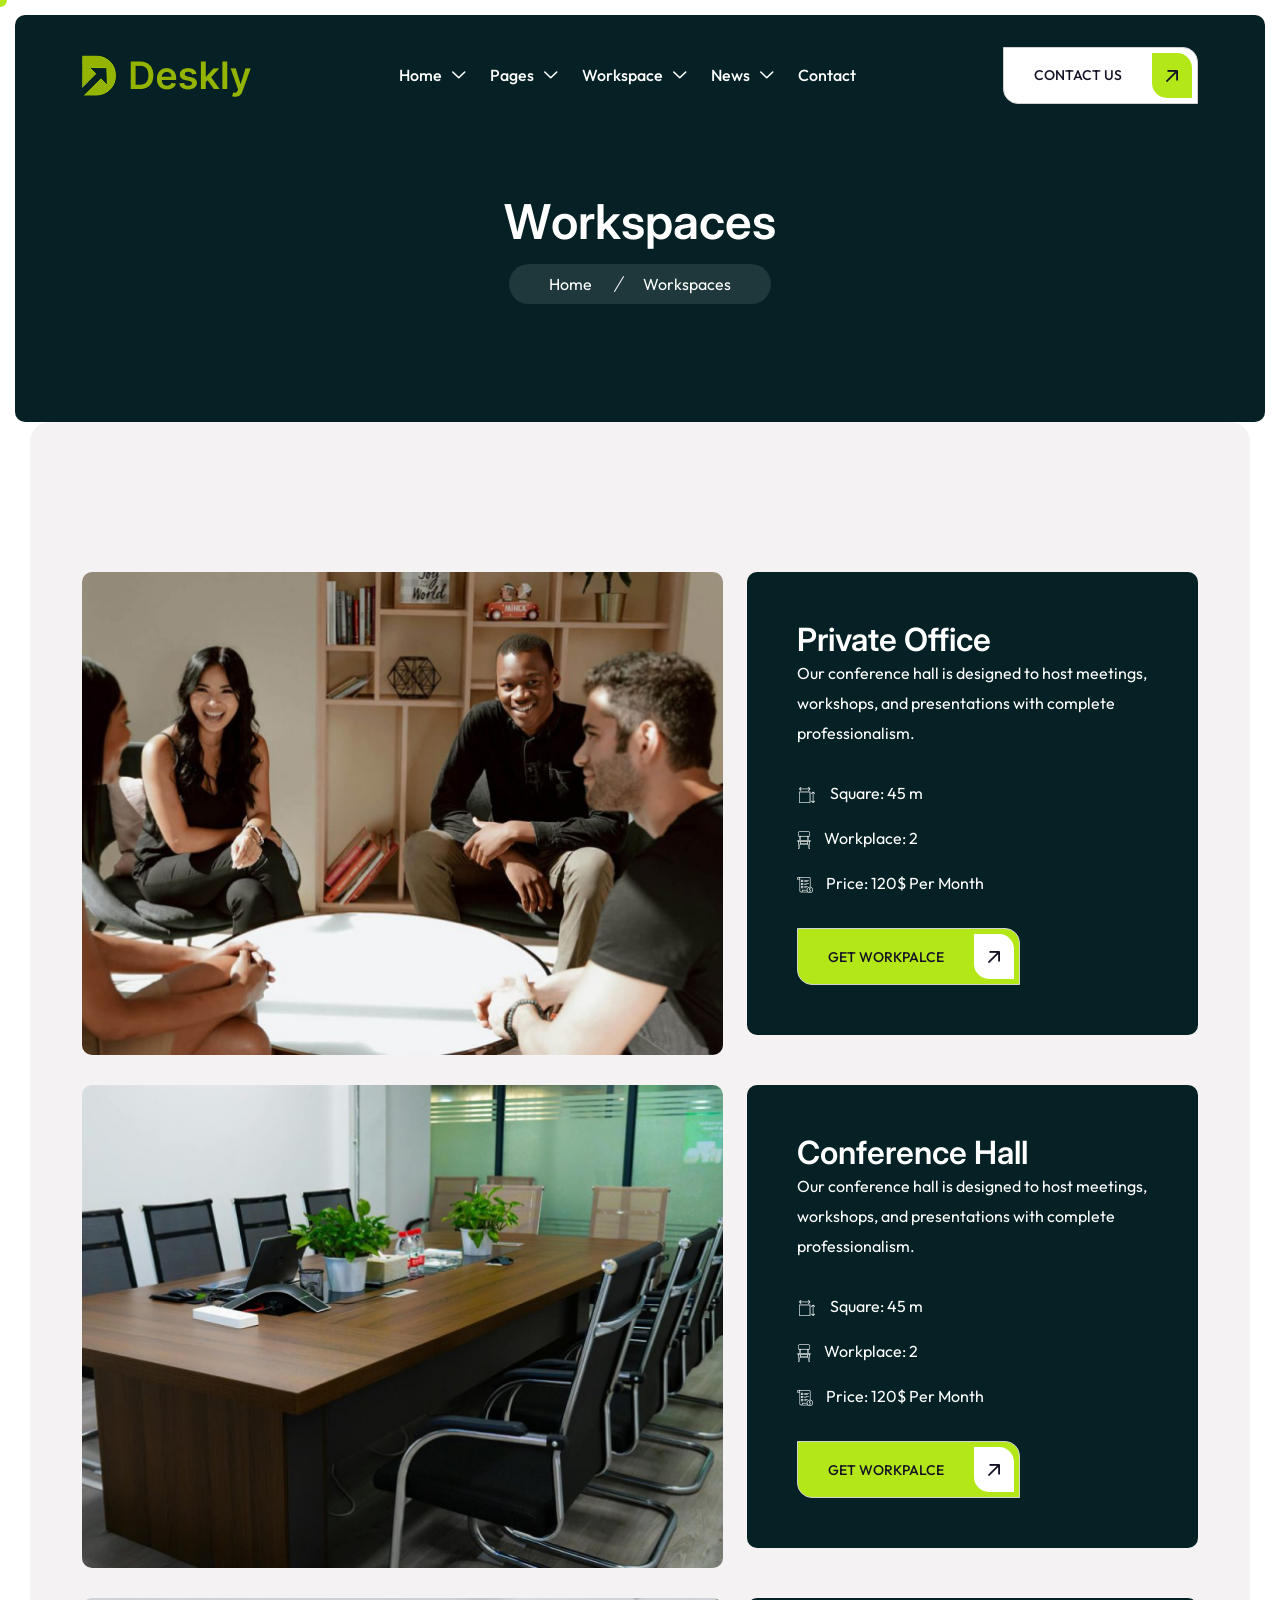
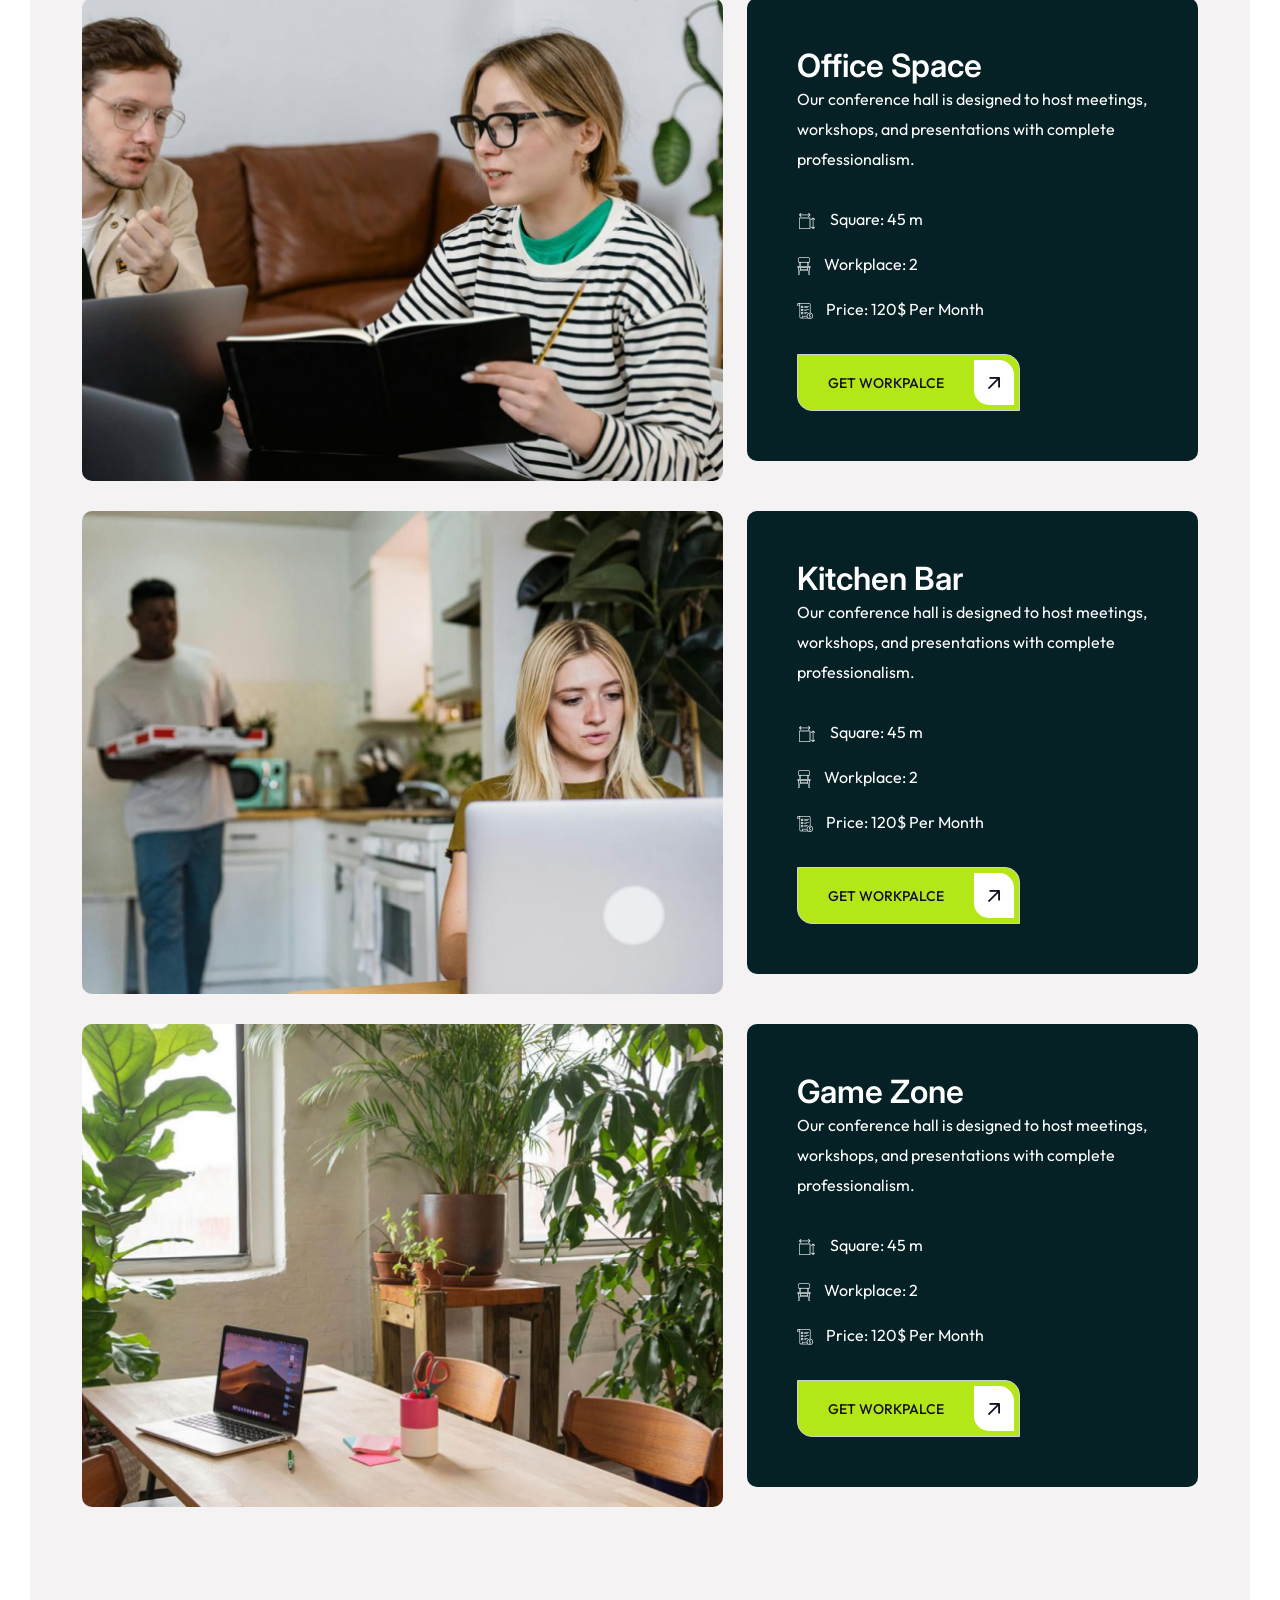
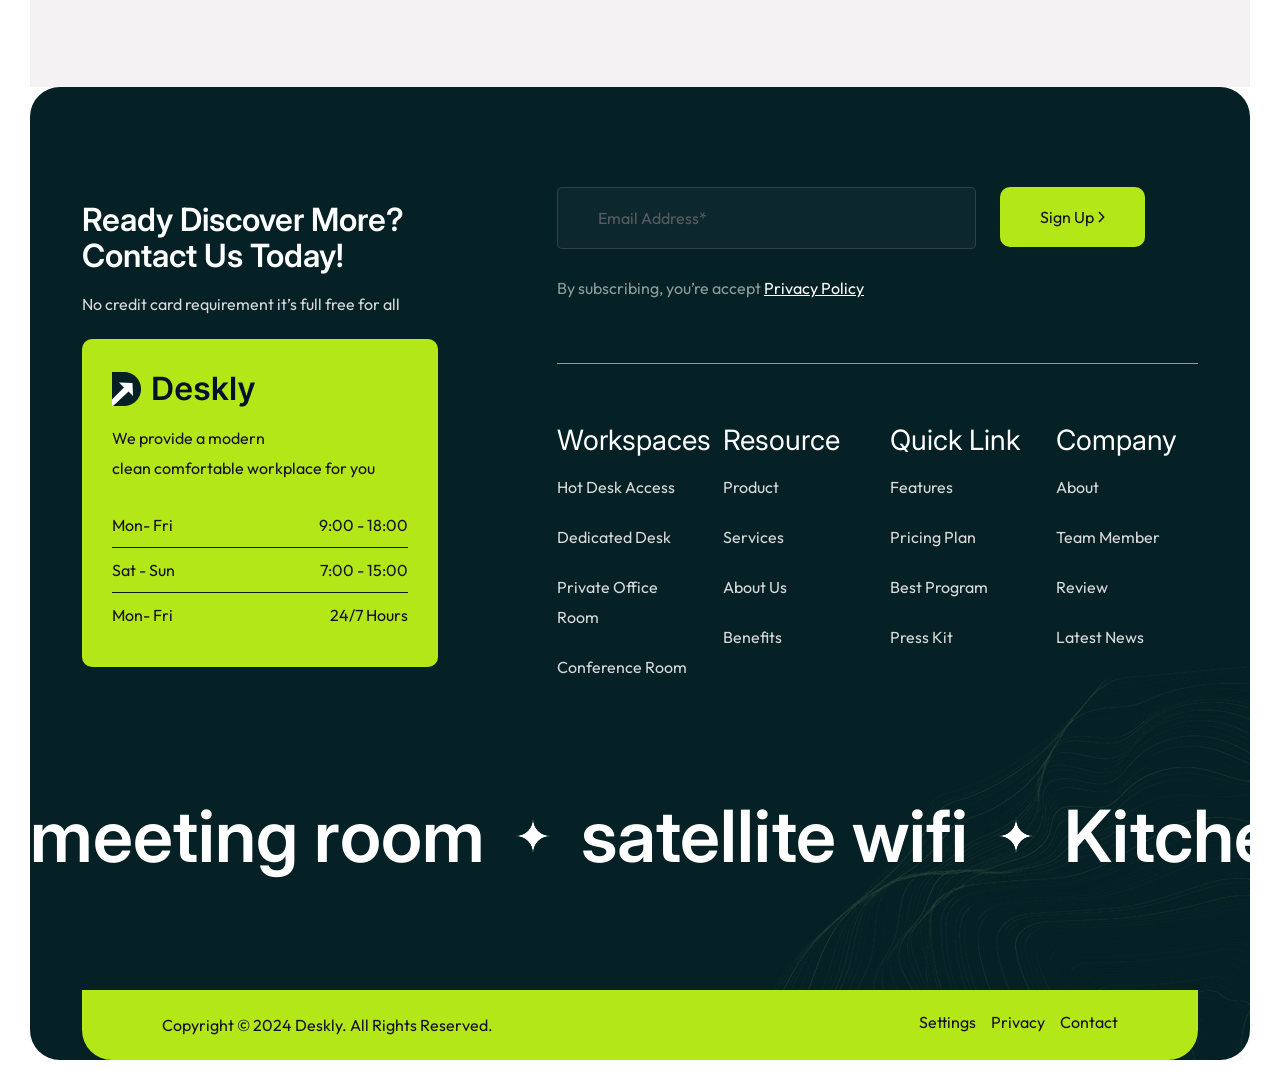
<file: workspaces-02.html>
<!DOCTYPE html>
<html lang="en">
<head>
    <meta charset="UTF-8">
    <meta http-equiv="X-UA-Compatible" content="IE=edge">
    <meta name="viewport" content="width=device-width, initial-scale=1.0">
    <meta name="author" content="inventxlab">
    <meta name="description" content="Deskly - Coworking Space HTML Template">
    <link rel="shortcut icon" href="assets/images/favicon.svg">
    <title>Deskly - Coworking Space HTML Template</title>
    <link rel="stylesheet" href="assets/css/bootstrap.min.css">
    <link rel="stylesheet" href="assets/css/all.min.css">
    <link rel="stylesheet" href="assets/css/aos.css">
    <link rel="stylesheet" href="assets/css/glightbox.min.css">
    <link rel="stylesheet" href="assets/css/webexbaseicon.css">
    <link rel="stylesheet" href="assets/css/odometer-theme-default.css">
    <link rel="stylesheet" href="assets/css/glightbox.min.css">
    <link rel="stylesheet" href="assets/css/swiper-bundle.min.css">
    <link rel="stylesheet" href="assets/css/main.css">
</head>

<body class="ixl-magic-cursor">

    <!-- Magic cursor HTML structure -->
    <div id="magic-cursor">
        <div id="ball"></div>
    </div>

    <!-- Pre Loader -->
    <div id="preloader" class="preloader">
        <div class="animation-preloader">
            <div class="spinner">
            </div>
            <div class="txt-loading">
                <span data-text-preloader="D" class="letters-loading"> D </span>
                <span data-text-preloader="E" class="letters-loading"> E </span>
                <span data-text-preloader="S" class="letters-loading"> S </span>
                <span data-text-preloader="K" class="letters-loading"> K </span>
                <span data-text-preloader="L" class="letters-loading"> L </span>
                <span data-text-preloader="Y" class="letters-loading"> Y </span>
            </div>
        </div>
        <div class="loader">
            <div class="row">
                <div class="col-3 loader-section section-left">
                    <div class="bg"></div>
                </div>
                <div class="col-3 loader-section section-left">
                    <div class="bg"></div>
                </div>
                <div class="col-3 loader-section section-right">
                    <div class="bg"></div>
                </div>
                <div class="col-3 loader-section section-right">
                    <div class="bg"></div>
                </div>
            </div>
        </div>
    </div>

    <!-- start page-wrap -->
    <div class="ixl-page-wrap">

        <!-- header start -->
        <header class="ixl-site-header header-global">
            <div class="header__wrap stricky">
                <div class="container">
                    <div class="header__inner ul_li_between d-flex align-items-center justify-content-between">
                        <div class="header__logo">
                            <a href="index.html"><img src="assets/images/logo-03.png" alt="brand logo"></a>
                        </div>
                        <div class="main-menu__wrap ul_li navbar navbar-expand-lg">
                            <nav class="main-menu collapse navbar-collapse">
                                <ul>
                                    <li class="menu-item-has-children active"><a href="index.html"><span>Home</span></a>
                                        <ul class="submenu">
                                            <li><a href="index.html"><span>Home V1</span></a></li>
                                            <li><a href="index-02.html"><span>Home V2</span></a> </li>
                                            <li><a href="index-03.html"><span>Home V3</span></a></li>
                                        </ul>
                                    </li>
                                    <li class="menu-item-has-children">
                                        <a href="#!"><span>Pages</span></a>
                                        <ul class="submenu">
                                            <li><a href="about.html"><span>About</span></a></li>
                                            <li><a href="team.html"><span>Team</span></a>
                                            <li><a href="team-single.html"><span>Team Details</span></a>
                                            <li><a href="gallery.html"><span>Gallery</span></a></li>
                                            <li><a href="pricing.html"><span>Pricing</span></a></li>
                                            
                                        </ul>
                                    </li>
                                    <li class="menu-item-has-children">
                                        <a href="workspaces-02.html"><span>Workspace</span></a>
                                        <ul class="submenu">
                                            
                                            <li class="active"><a href="workspaces-02.html"><span>Workspace
                                                        V2</span></a></li>
                                            <li><a href="workspaces-single.html"><span>Workspace Details</span></a>
                                            </li>
                                        </ul>
                                    </li>
                                    <li class="menu-item-has-children">
                                        <a href="blog-standard.html"><span>News</span></a>
                                        <ul class="submenu">
                                            <li><a href="blog-standard.html"><span>Blog Standard</span></a></li>
                                            
                                            <li><a href="blog-single.html"><span>Blog Details</span></a></li>
                                        </ul>
                                    </li>
                                    <li><a href="contact.html"><span>Contact</span></a></li>
                                </ul>
                            </nav>
                        </div>
                        <div class="ixl-header-one-buttons d-none d-xl-flex">
                            <a href="contact.html" class="btn-style-2">CONTACT US
                                <i class="fa-regular fa-arrow-up-left"></i>
                            </a>
                        </div>
                        <div class="ixl-hamburger-menu">
                            <div class="ixl-nav-mobile">
                                <div class="ixl-nav-mobile-button">
                                    <i class="fa-solid fa-bars"></i>
                                </div>
                            </div>
                        </div>
                    </div>
                </div>
            </div>
            <div class="ixl-header-wrap">
                <div class="ixl-header-menu">
                    <div class="ixl-header-menu-scroll">
                        <div class="ixl-menu-close ixl-hide-xl ixl-close"></div>
                        <div class="ixl-logo-mobile ixl-hide-xl">
                            <a href="index.html" rel="home"><img src="assets/images/logo.png" alt="brand logo"></a>
                        </div>
                        <div class="ixl-header-mobile-search ixl-hide-xl">
                            <form role="search" action="workspaces-02.html#">
                                <input type="text" placeholder="Search..." name="s" class="search-field">
                                <button type="submit" class="search-submit"><i
                                        class="fa-regular fa-magnifying-glass"></i></button>
                            </form>
                        </div>
                        <nav class="ixl-header-nav">
                            <ul class="ixl-menu-primary clearfix">
                                <li class="menu-item menu-item-has-children">
                                    <a href="#"><span>Home</span></a>
                                    <ul class="sub-menu">
                                        <li class="menu-item"><a href="index.html"><span>Home V1</span></a></li>
                                        <li class="menu-item"><a href="index-02.html"><span>Home V2</span></a></li>
                                        <li class="menu-item"><a href="index-03.html"><span>Home V3</span></a></li>
                                    </ul>
                                </li>
                                <li class="menu-item menu-item-has-children">
                                    <a href="#"><span>Pages</span></a>
                                    <ul class="sub-menu">
                                        <li class="menu-item"><a href="about.html"><span>About</span></a> </li>
                                        <li class="menu-item"><a href="team.html"><span>Team</span></a> </li>
                                        <li class="menu-item"><a href="team-single.html"><span>Team Details</span></a>
                                        </li>
                                        
                                        <li class="menu-item"><a href="gallery.html"><span>Gallery</span></a> </li>
                                        <li class="menu-item"><a href="pricing.html"><span>Pricing</span></a> </li>
                                        
                                    </ul>
                                </li>
                                <li class="menu-item menu-item-has-children">
                                    <a href="workspaces-02.html"><span>Workspace</span></a>
                                    <ul class="sub-menu">
                                        
                                        <li class="menu-item active"><a
                                                href="workspaces-02.html"><span>Workspace</span></a></li>
                                        <li class="menu-item"><a href="workspaces-single.html"><span>Workspace
                                                    Details</span></a> </li>
                                    </ul>
                                </li>
                                <li class="menu-item menu-item-has-children">
                                    <a href="blog-standard.html"><span>Blog</span></a>
                                    <ul class="sub-menu">
                                        <li class="menu-item"><a href="blog-standard.html"><span>Blog
                                                    Standard</span></a></li>
                                        
                            </ul>
                        </nav>
                    </div>
                </div>
                <div class="ixl-header-menu-backdrop"></div>
            </div>
        </header>
        <div class="body-overlay"></div>
        <!-- header end -->

        <!-- breadcrumb -->
        <section class="ixl-breadcrumb">
            <div class="container">
                <div class="ixl-breadcrumb-wrapper">
                    <div class="row">
                        <div class="col-12">
                            <div class="ixl-breadcrumb-content">
                                <h1 class="header-xl txt-anim-2" data-aos="fade-up" data-aos-delay="400"
                                    data-aos-duration="800">Workspaces</h1>
                                <ul data-aos="fade-up" data-aos-delay="500" data-aos-duration="1000">
                                    <li class="text"><a href="index.html">Home</a> <i
                                            class="fa-sharp-duotone fa-light fa-slash-forward"></i>
                                    <li class="text">Workspaces</li>
                                </ul>
                            </div>
                        </div>
                    </div>
                </div>
            </div>
        </section>

        <!--work space-->
        <section class="ixl-meet-space-three ptb-150">
            <div class="container">
                <div class="ixl-meet-space-three-wrapper">
                    <div class="row gy-30">
                        <div class="col-12">
                            <div id="meetSpace">

                                <div class="panel">
                                    <div class="ixl-meetspace-item mb-30">
                                        <div class="row gy-30">
                                            <div class="col-lg-7">
                                                <div class="ixl-meetspace-item-image image-hover-effect">
                                                    <img src="assets/images/index-03/meet-space/meetpace-item(1).jpg"
                                                        alt="meet space image">
                                                </div>
                                            </div>
                                            <div class="col-lg-5">
                                                <div class="ixl-meetspace-item-content">
                                                    <h2 class="header-lg text-white">Private Office</h2>
                                                    <p class="text text-white mb-30">Our conference hall is
                                                        designed
                                                        to host meetings, workshops, and presentations with
                                                        complete
                                                        professionalism. </p>
                                                    <ul>
                                                        <li>
                                                            <img src="assets/images/index-02/meet-space/icon-01.svg"
                                                                alt="space icon">
                                                            <span class="text text-white">Square: <span>45
                                                                    m</span></span>
                                                        </li>
                                                        <li>
                                                            <img src="assets/images/index-02/meet-space/icon-02.svg"
                                                                alt="space icon">
                                                            <span class="text text-white">Workplace:
                                                                <span>2</span></span>
                                                        </li>
                                                        <li>
                                                            <img src="assets/images/index-02/meet-space/icon-03.svg"
                                                                alt="space icon">
                                                            <span class="text text-white">Price: <span>120$ Per
                                                                    Month</span></span>
                                                        </li>
                                                    </ul>
                                                    <a href="workspaces-02.html" class="btn-style-1">GET WORKPALCE<i
                                                            class="fa-regular fa-arrow-up-left"></i></a>
                                                </div>
                                            </div>
                                        </div>
                                    </div>
                                </div>

                                <div class="panel">
                                    <div class="ixl-meetspace-item mb-30">
                                        <div class="row gy-30">
                                            <div class="col-lg-7">
                                                <div class="ixl-meetspace-item-image image-hover-effect">
                                                    <img src="assets/images/index-03/meet-space/meetpace-item(2).jpg"
                                                        alt="meet space image">
                                                </div>
                                            </div>
                                            <div class="col-lg-5">
                                                <div class="ixl-meetspace-item-content">
                                                    <h2 class="header-lg text-white">Conference Hall</h2>
                                                    <p class="text text-white mb-30">Our conference hall is
                                                        designed
                                                        to host meetings, workshops, and presentations with
                                                        complete
                                                        professionalism. </p>
                                                    <ul>
                                                        <li>
                                                            <img src="assets/images/index-02/meet-space/icon-01.svg"
                                                                alt="space icon">
                                                            <span class="text text-white">Square: <span>45
                                                                    m</span></span>
                                                        </li>
                                                        <li>
                                                            <img src="assets/images/index-02/meet-space/icon-02.svg"
                                                                alt="space icon">
                                                            <span class="text text-white">Workplace:
                                                                <span>2</span></span>
                                                        </li>
                                                        <li>
                                                            <img src="assets/images/index-02/meet-space/icon-03.svg"
                                                                alt="space icon">
                                                            <span class="text text-white">Price: <span>120$ Per
                                                                    Month</span></span>
                                                        </li>
                                                    </ul>
                                                    <a href="workspaces-02.html" class="btn-style-1">GET WORKPALCE<i
                                                            class="fa-regular fa-arrow-up-left"></i></a>
                                                </div>
                                            </div>
                                        </div>
                                    </div>
                                </div>

                                <div class="panel">
                                    <div class="ixl-meetspace-item mb-30">
                                        <div class="row gy-30">
                                            <div class="col-lg-7">
                                                <div class="ixl-meetspace-item-image image-hover-effect">
                                                    <img src="assets/images/index-03/meet-space/meetpace-item(3).jpg"
                                                        alt="meet space image">
                                                </div>
                                            </div>
                                            <div class="col-lg-5">
                                                <div class="ixl-meetspace-item-content">
                                                    <h2 class="header-lg text-white">Office Space</h2>
                                                    <p class="text text-white mb-30">Our conference hall is
                                                        designed
                                                        to host meetings, workshops, and presentations with
                                                        complete
                                                        professionalism. </p>
                                                    <ul>
                                                        <li>
                                                            <img src="assets/images/index-02/meet-space/icon-01.svg"
                                                                alt="space icon">
                                                            <span class="text text-white">Square: <span>45
                                                                    m</span></span>
                                                        </li>
                                                        <li>
                                                            <img src="assets/images/index-02/meet-space/icon-02.svg"
                                                                alt="space icon">
                                                            <span class="text text-white">Workplace:
                                                                <span>2</span></span>
                                                        </li>
                                                        <li>
                                                            <img src="assets/images/index-02/meet-space/icon-03.svg"
                                                                alt="space icon">
                                                            <span class="text text-white">Price: <span>120$ Per
                                                                    Month</span></span>
                                                        </li>
                                                    </ul>
                                                    <a href="workspaces-02.html" class="btn-style-1">GET WORKPALCE<i
                                                            class="fa-regular fa-arrow-up-left"></i></a>
                                                </div>
                                            </div>
                                        </div>
                                    </div>
                                </div>

                                <div class="panel">
                                    <div class="ixl-meetspace-item mb-30">
                                        <div class="row gy-30">
                                            <div class="col-lg-7">
                                                <div class="ixl-meetspace-item-image image-hover-effect">
                                                    <img src="assets/images/index-03/meet-space/meetpace-item(4).jpg"
                                                        alt="meet space image">
                                                </div>
                                            </div>
                                            <div class="col-lg-5">
                                                <div class="ixl-meetspace-item-content">
                                                    <h2 class="header-lg text-white">Kitchen Bar</h2>
                                                    <p class="text text-white mb-30">Our conference hall is
                                                        designed
                                                        to host meetings, workshops, and presentations with
                                                        complete
                                                        professionalism. </p>
                                                    <ul>
                                                        <li>
                                                            <img src="assets/images/index-02/meet-space/icon-01.svg"
                                                                alt="space icon">
                                                            <span class="text text-white">Square: <span>45
                                                                    m</span></span>
                                                        </li>
                                                        <li>
                                                            <img src="assets/images/index-02/meet-space/icon-02.svg"
                                                                alt="space icon">
                                                            <span class="text text-white">Workplace:
                                                                <span>2</span></span>
                                                        </li>
                                                        <li>
                                                            <img src="assets/images/index-02/meet-space/icon-03.svg"
                                                                alt="space icon">
                                                            <span class="text text-white">Price: <span>120$ Per
                                                                    Month</span></span>
                                                        </li>
                                                    </ul>
                                                    <a href="workspaces-02.html" class="btn-style-1">GET WORKPALCE<i
                                                            class="fa-regular fa-arrow-up-left"></i></a>
                                                </div>
                                            </div>
                                        </div>
                                    </div>
                                </div>

                                <div class="panel">
                                    <div class="ixl-meetspace-item mb-30">
                                        <div class="row gy-30">
                                            <div class="col-lg-7">
                                                <div class="ixl-meetspace-item-image image-hover-effect">
                                                    <img src="assets/images/index-03/meet-space/meetpace-item(5).jpg"
                                                        alt="meet space image">
                                                </div>
                                            </div>
                                            <div class="col-lg-5">
                                                <div class="ixl-meetspace-item-content">
                                                    <h2 class="header-lg text-white">Game Zone</h2>
                                                    <p class="text text-white mb-30">Our conference hall is
                                                        designed
                                                        to host meetings, workshops, and presentations with
                                                        complete
                                                        professionalism. </p>
                                                    <ul>
                                                        <li>
                                                            <img src="assets/images/index-02/meet-space/icon-01.svg"
                                                                alt="space icon">
                                                            <span class="text text-white">Square: <span>45
                                                                    m</span></span>
                                                        </li>
                                                        <li>
                                                            <img src="assets/images/index-02/meet-space/icon-02.svg"
                                                                alt="space icon">
                                                            <span class="text text-white">Workplace:
                                                                <span>2</span></span>
                                                        </li>
                                                        <li>
                                                            <img src="assets/images/index-02/meet-space/icon-03.svg"
                                                                alt="space icon">
                                                            <span class="text text-white">Price: <span>120$ Per
                                                                    Month</span></span>
                                                        </li>
                                                    </ul>
                                                    <a href="workspaces-02.html" class="btn-style-1">GET WORKPALCE<i
                                                            class="fa-regular fa-arrow-up-left"></i></a>
                                                </div>
                                            </div>
                                        </div>
                                    </div>
                                </div>
                            </div>
                        </div>
                    </div>
                </div>
            </div>
        </section>

        <!-- footer -->
        <footer class="ixl-footer">
            <div class="container">
                <div class="ixl-footer-wrapper">
                    <div class="row justify-content-between align-items-center gy-30">
                        <div class="col-lg-4">
                            <div class="ixl-footer-left">
                                <h2 class="header-lg text-white">Ready Discover More? Contact Us Today!</h2>
                                <p class="text desc">No credit card requirement it’s full free for all</p>
                                <div class="footer-workplace-time">
                                    <a href="index.html"><img src="assets/images/logo.png" alt="footer logo"></a>
                                    <p class="text">We provide a modern <br> clean comfortable workplace for you
                                    </p>
                                    <ul>
                                        <li>
                                            <span>Mon- Fri</span>
                                            <span>9:00 - 18:00</span>
                                        </li>
                                        <li>
                                            <span>Sat - Sun</span>
                                            <span>7:00 - 15:00</span>
                                        </li>
                                        <li>
                                            <span>Mon- Fri</span>
                                            <span>24/7 Hours</span>
                                        </li>
                                    </ul>
                                </div>
                            </div>
                        </div>
                        <div class="col-lg-7">
                            <div class="ixl-footer-right">
                                <div class="newsletter mb-30">
                                    <form action="workspaces-02.html#">
                                        <div class="row g-4">
                                            <div class="col-12 col-md-8 col-xxl-9">
                                                <input type="email" placeholder="Email Address*" required>
                                            </div>
                                            <div class="col-12 col-md-4 col-xxl-3">
                                                <button type="submit">Sign Up <i
                                                        class="fa-regular fa-angle-right"></i></button>
                                            </div>
                                            <div class="col-12">
                                                <p class="text newsletter-text">By subscribing, you’re accept <a
                                                        href="#">Privacy Policy</a></p>
                                            </div>
                                        </div>
                                    </form>
                                </div>
                                <div class="divider"></div>
                                <div class="row gy-30">
                                    <div class="col-6 col-lg-6 col-xl-3">
                                        <div class="footer-menu">
                                            <h3 class="text-white">Workspaces</h3>
                                            <ul>
                                                <li><a href="workspaces-single.html" class="text">Hot Desk Access</a>
                                                </li>
                                                <li><a href="workspaces-single.html" class="text">Dedicated Desk</a>
                                                </li>
                                                <li><a href="workspaces-single.html" class="text">Private Office
                                                        Room</a></li>
                                                <li><a href="workspaces-single.html" class="text">Conference Room</a>
                                                </li>
                                            </ul>
                                        </div>
                                    </div>
                                    <div class="col-6 col-lg-6 col-xl-3">
                                        <div class="footer-menu">
                                            <h3 class="text-white">Resource</h3>
                                            <ul>
                                                <li><a href="#" class="text">Product</a></li>
                                                <li><a href="#" class="text">Services</a></li>
                                                <li><a href="about.html" class="text">About Us</a></li>
                                                <li><a href="contact.html" class="text">Benefits</a></li>
                                            </ul>
                                        </div>
                                    </div>
                                    <div class="col-6 col-lg-6 col-xl-3">
                                        <div class="footer-menu">
                                            <h3 class="text-white">Quick Link</h3>
                                            <ul>
                                                <li><a href="#" class="text">Features</a></li>
                                                <li><a href="pricing.html" class="text">Pricing Plan</a></li>
                                                <li><a href="gallery.html" class="text">Best Program</a></li>
                                                <li><a href="#" class="text">Press Kit</a></li>
                                            </ul>
                                        </div>
                                    </div>
                                    <div class="col-6 col-lg-6 col-xl-3">
                                        <div class="footer-menu">
                                            <h3 class="text-white">Company</h3>
                                            <ul>
                                                <li><a href="about.html" class="text">About</a></li>
                                                <li><a href="team.html" class="text">Team Member</a></li>
                                                <li><a href="#" class="text">Review</a></li>
                                                <li><a href="blog-standard.html" class="text">Latest News</a></li>
                                            </ul>
                                        </div>
                                    </div>
                                </div>
                            </div>
                        </div>
                    </div>
                </div>
            </div>
            <div class="ixl-marquee-wrapper-footer">
                <div class="marquee-right" data-aos="fade-in" data-aos-duration="1200">
                    <div class="marquee-inner">
                        <a href="#"><span class="ixl-heading-xl">meeting room</span></a>
                        <a href="#"><img src="assets/images/footer/footer-marquee.svg" alt="marquee image"></a>
                        <a href="#"><span class="ixl-heading-xl">satellite wifi</span></a>
                        <a href="#"><img src="assets/images/footer/footer-marquee.svg" alt="marquee image"></a>
                        <a href="#"><span class="ixl-heading-xl">Kitchen & bar</span></a>
                        <a href="#"><img src="assets/images/footer/footer-marquee.svg" alt="marquee image"></a>
                    </div>
                </div>
            </div>
            <div class="container">
                <div class="ixl-footer-copyright-wrapper">
                    <div class="row">
                        <div class="col-md-6">
                            <div class="ixl-copyright-text">
                                <p class="text">Copyright © 2024 Deskly. All Rights Reserved.</p>
                            </div>
                        </div>
                        <div class="col-md-6">
                            <ul class="ixl-copyright-menu">
                                
                                <li><a href="#!">Settings</a></li>
                                <li><a href="#!">Privacy</a></li>
                                <li><a href="contact.html">Contact</a></li>
                            </ul>
                        </div>
                    </div>
                </div>
            </div>
            <img src="assets/images/footer/footer-shape.png" alt="footer shape" class="footer-shape-img">
        </footer>

    </div> <!-- end page-wrap -->

    <!-- back to top button -->
    <div class="cloudflow-progress-wrap">
        <svg class="cloudflow-progress-circle svg-content" width="100%" height="100%" viewBox="-1 -1 102 102">
            <path d="M50,1 a40,40 0 1,1 0,98 a40,40 0 1,1 0,-98" />
        </svg>
        <i class="fa-solid fa-arrow-up cloudflow-scroll-icon"></i>
    </div>

    <script src="assets/js/jquery-4.0.0.min.js"></script>
    <script src="assets/js/bootstrap.bundle.min.js"></script>
    <script src="assets/js/gsap.min.js"></script>
    <script src="assets/js/ScrollTrigger.min.js"></script>
    <script src="assets/js/SplitText.min.js"></script>
    <script src="assets/js/swiper-bundle.min.js"></script>
    <script src="assets/js/aos.js"></script>
    <script src="assets/js/jquery.appaer.min.js"></script>
    <script src="assets/js/lenis.js"></script>
    <script src="assets/js/odometer.min.js"></script>
    <script src="assets/js/jquery.marquee.min.js"></script>
    <script src="assets/js/glightbox.min.js"></script>
    <script src="assets/js/theia-sticky-sidebar.min.js"></script>
    <script src="assets/js/sticky-kit.min.js"></script>
    <script src="assets/js/cursor.js"></script>
    <script src="assets/js/main.js"></script>
</body>

</html>
</file>
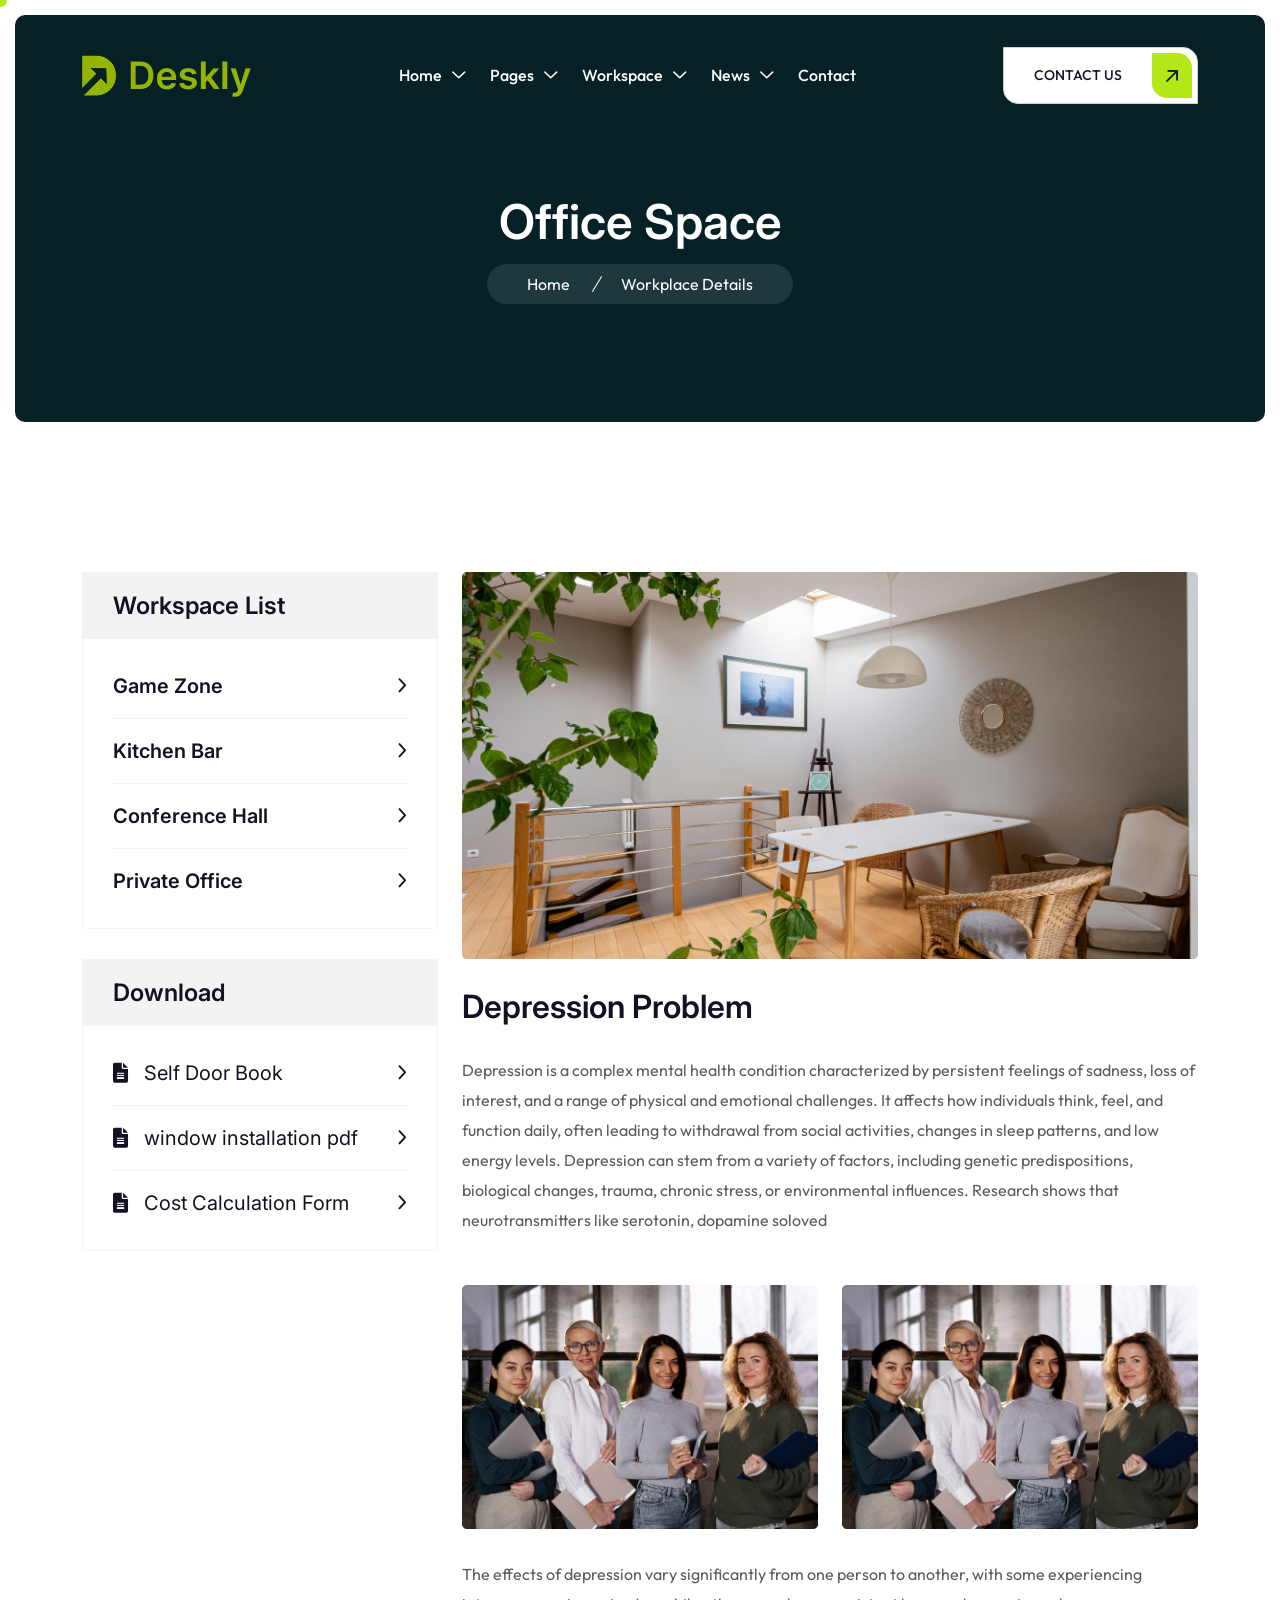
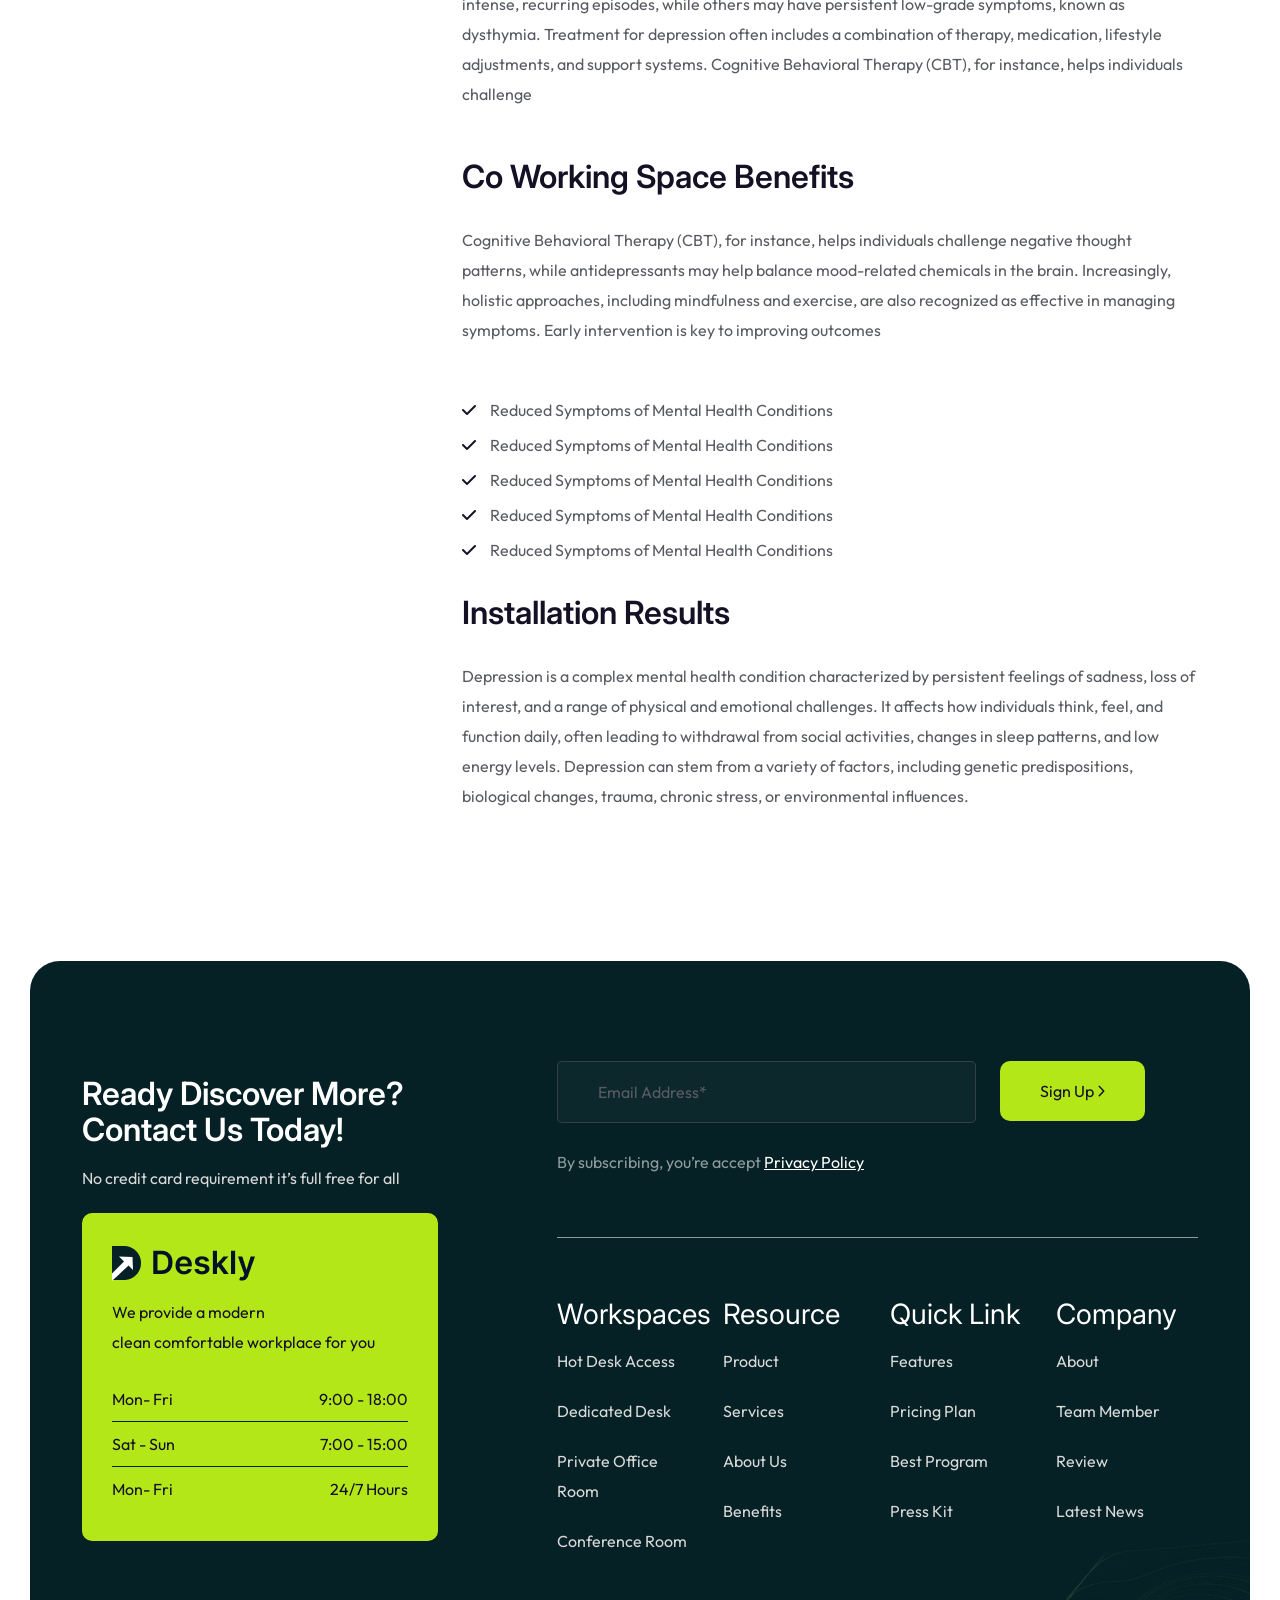
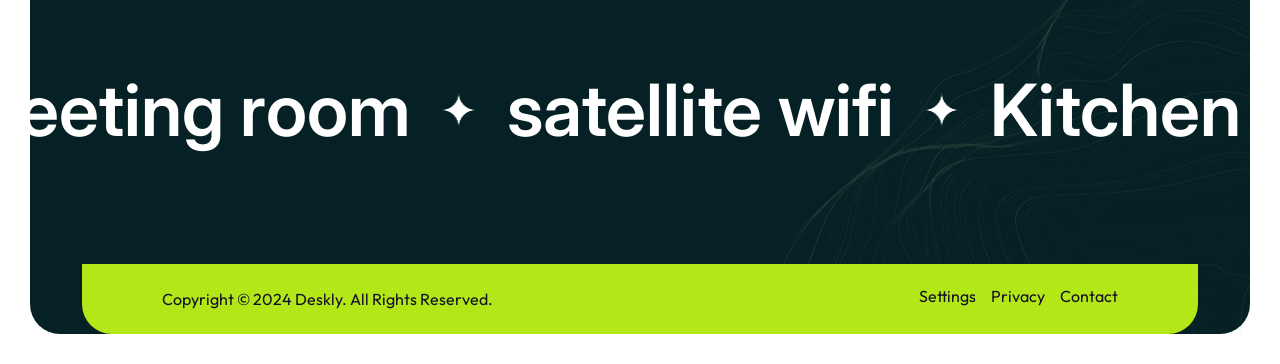
<file: workspaces-single.html>
<!DOCTYPE html>
<html lang="en">
<head>
    <meta charset="UTF-8">
    <meta http-equiv="X-UA-Compatible" content="IE=edge">
    <meta name="viewport" content="width=device-width, initial-scale=1.0">
    <meta name="author" content="inventxlab">
    <meta name="description" content="Deskly - Coworking Space HTML Template">
    <link rel="shortcut icon" href="assets/images/favicon.svg">
    <title>Deskly - Coworking Space HTML Template</title>
    <link rel="stylesheet" href="assets/css/bootstrap.min.css">
    <link rel="stylesheet" href="assets/css/all.min.css">
    <link rel="stylesheet" href="assets/css/aos.css">
    <link rel="stylesheet" href="assets/css/glightbox.min.css">
    <link rel="stylesheet" href="assets/css/webexbaseicon.css">
    <link rel="stylesheet" href="assets/css/odometer-theme-default.css">
    <link rel="stylesheet" href="assets/css/glightbox.min.css">
    <link rel="stylesheet" href="assets/css/swiper-bundle.min.css">
    <link rel="stylesheet" href="assets/css/main.css">
</head>

<body class="ixl-magic-cursor">

    <!-- Magic cursor HTML structure -->
    <div id="magic-cursor">
        <div id="ball"></div>
    </div>

    <!-- Pre Loader -->
    <div id="preloader" class="preloader">
        <div class="animation-preloader">
            <div class="spinner">
            </div>
            <div class="txt-loading">
                <span data-text-preloader="D" class="letters-loading"> D </span>
                <span data-text-preloader="E" class="letters-loading"> E </span>
                <span data-text-preloader="S" class="letters-loading"> S </span>
                <span data-text-preloader="K" class="letters-loading"> K </span>
                <span data-text-preloader="L" class="letters-loading"> L </span>
                <span data-text-preloader="Y" class="letters-loading"> Y </span>
            </div>
        </div>
        <div class="loader">
            <div class="row">
                <div class="col-3 loader-section section-left">
                    <div class="bg"></div>
                </div>
                <div class="col-3 loader-section section-left">
                    <div class="bg"></div>
                </div>
                <div class="col-3 loader-section section-right">
                    <div class="bg"></div>
                </div>
                <div class="col-3 loader-section section-right">
                    <div class="bg"></div>
                </div>
            </div>
        </div>
    </div>

    <!-- start page-wrap -->
    <div class="ixl-page-wrap">

        <!-- header start -->
        <header class="ixl-site-header header-global">
            <div class="header__wrap stricky">
                <div class="container">
                    <div class="header__inner ul_li_between d-flex align-items-center justify-content-between">
                        <div class="header__logo">
                            <a href="index.html"><img src="assets/images/logo-03.png" alt="brand logo"></a>
                        </div>
                        <div class="main-menu__wrap ul_li navbar navbar-expand-lg">
                            <nav class="main-menu collapse navbar-collapse">
                                <ul>
                                    <li class="menu-item-has-children active"><a href="index.html"><span>Home</span></a>
                                        <ul class="submenu">
                                            <li><a href="index.html"><span>Home V1</span></a></li>
                                            <li><a href="index-02.html"><span>Home V2</span></a> </li>
                                            <li><a href="index-03.html"><span>Home V3</span></a></li>
                                        </ul>
                                    </li>
                                    <li class="menu-item-has-children">
                                        <a href="#!"><span>Pages</span></a>
                                        <ul class="submenu">
                                            <li><a href="about.html"><span>About</span></a></li>
                                            <li><a href="team.html"><span>Team</span></a>
                                            <li><a href="team-single.html"><span>Team Details</span></a>
                                            <li><a href="gallery.html"><span>Gallery</span></a></li>
                                            <li><a href="pricing.html"><span>Pricing</span></a></li>
                                            
                                        </ul>
                                    </li>
                                    <li class="menu-item-has-children">
                                        <a href="workspaces-02.html"><span>Workspace</span></a>
                                        <ul class="submenu">
                                            
                                            <li><a href="workspaces-02.html"><span>Workspace V2</span></a></li>
                                            <li class="active"><a href="workspaces-single.html"><span>Workspace
                                                        Details</span></a>
                                            </li>
                                        </ul>
                                    </li>
                                    <li class="menu-item-has-children">
                                        <a href="blog-standard.html"><span>News</span></a>
                                        <ul class="submenu">
                                            <li><a href="blog-standard.html"><span>Blog Standard</span></a></li>
                                            
                                            <li><a href="blog-single.html"><span>Blog Details</span></a></li>
                                        </ul>
                                    </li>
                                    <li><a href="contact.html"><span>Contact</span></a></li>
                                </ul>
                            </nav>
                        </div>
                        <div class="ixl-header-one-buttons d-none d-xl-flex">
                            <a href="contact.html" class="btn-style-2">CONTACT US
                                <i class="fa-regular fa-arrow-up-left"></i>
                            </a>
                        </div>
                        <div class="ixl-hamburger-menu">
                            <div class="ixl-nav-mobile">
                                <div class="ixl-nav-mobile-button">
                                    <i class="fa-solid fa-bars"></i>
                                </div>
                            </div>
                        </div>
                    </div>
                </div>
            </div>
            <div class="ixl-header-wrap">
                <div class="ixl-header-menu">
                    <div class="ixl-header-menu-scroll">
                        <div class="ixl-menu-close ixl-hide-xl ixl-close"></div>
                        <div class="ixl-logo-mobile ixl-hide-xl">
                            <a href="index.html" rel="home"><img src="assets/images/logo.png" alt="brand logo"></a>
                        </div>
                        <div class="ixl-header-mobile-search ixl-hide-xl">
                            <form role="search" action="workspaces-single.html#">
                                <input type="text" placeholder="Search..." name="s" class="search-field">
                                <button type="submit" class="search-submit"><i
                                        class="fa-regular fa-magnifying-glass"></i></button>
                            </form>
                        </div>
                        <nav class="ixl-header-nav">
                            <ul class="ixl-menu-primary clearfix">
                                <li class="menu-item menu-item-has-children">
                                    <a href="#"><span>Home</span></a>
                                    <ul class="sub-menu">
                                        <li class="menu-item"><a href="index.html"><span>Home V1</span></a></li>
                                        <li class="menu-item"><a href="index-02.html"><span>Home V2</span></a></li>
                                        <li class="menu-item"><a href="index-03.html"><span>Home V3</span></a></li>
                                    </ul>
                                </li>
                                <li class="menu-item menu-item-has-children">
                                    <a href="#"><span>Pages</span></a>
                                    <ul class="sub-menu">
                                        <li class="menu-item"><a href="about.html"><span>About</span></a> </li>
                                        <li class="menu-item"><a href="team.html"><span>Team</span></a> </li>
                                        <li class="menu-item"><a href="team-single.html"><span>Team Details</span></a>
                                        </li>
                                        
                                        <li class="menu-item"><a href="gallery.html"><span>Gallery</span></a> </li>
                                        <li class="menu-item"><a href="pricing.html"><span>Pricing</span></a> </li>
                                        
                                    </ul>
                                </li>
                                <li class="menu-item menu-item-has-children">
                                    <a href="workspaces-02.html"><span>Workspace</span></a>
                                    <ul class="sub-menu">
                                        
                                        <li class="menu-item"><a href="workspaces-02.html"><span>Workspace V2</span></a>
                                        </li>
                                        <li class="menu-item"><a href="workspaces-single.html"><span>Workspace
                                                    Details</span></a> </li>
                                    </ul>
                                </li>
                                <li class="menu-item menu-item-has-children">
                                    <a href="blog-standard.html"><span>Blog</span></a>
                                    <ul class="sub-menu">
                                        <li class="menu-item"><a href="blog-standard.html"><span>Blog
                                                    Standard</span></a></li>
                                        
                            </ul>
                        </nav>
                    </div>
                </div>
                <div class="ixl-header-menu-backdrop"></div>
            </div>
        </header>
        <div class="body-overlay"></div>
        <!-- header end -->

        <!-- breadcrumb -->
        <section class="ixl-breadcrumb">
            <div class="container">
                <div class="ixl-breadcrumb-wrapper">
                    <div class="row">
                        <div class="col-12">
                            <div class="ixl-breadcrumb-content">
                                <h1 class="header-xl txt-anim-2" data-aos="fade-up" data-aos-delay="400"
                                    data-aos-duration="800">Office Space</h1>
                                <ul data-aos="fade-up" data-aos-delay="500" data-aos-duration="1000">
                                    <li class="text"><a href="index.html">Home</a> <i
                                            class="fa-sharp-duotone fa-light fa-slash-forward"></i>
                                    <li class="text">Workplace Details</li>
                                </ul>
                            </div>
                        </div>
                    </div>
                </div>
            </div>
        </section>

        <!-- workspace details (wsd = workspace details) -->
        <section class="ixl-wsd ptb-150">
            <div class="container">
                <div class="ixl-wsd-wrapper">
                    <div class="row">
                        <div class="col-lg-4">
                            <aside class="ixl-wsd-sidebar">
                                <div class="ixl-wsd-widget mb-30" data-aos="fade-up" data-aos-delay="400"
                                    data-aos-duration="800">
                                    <h2 class="header-md">Workspace List</h2>
                                    <ul class="workspace-item">
                                        <li class="header-sm">
                                            <a href="workspaces-single.html"> Game Zone </a>
                                            <i class="fa-regular fa-angle-right"></i>
                                        </li>
                                        <li class="header-sm">
                                            <a href="workspaces-single.html"> Kitchen Bar </a>
                                            <i class="fa-regular fa-angle-right"></i>
                                        </li>
                                        <li class="header-sm">
                                            <a href="workspaces-single.html"> Conference Hall </a>
                                            <i class="fa-regular fa-angle-right"></i>
                                        </li>
                                        <li class="header-sm">
                                            <a href="workspaces-single.html"> Private Office </a>
                                            <i class="fa-regular fa-angle-right"></i>
                                        </li>
                                    </ul>
                                </div>
                                <div class="ixl-wsd-widget" data-aos="fade-up" data-aos-delay="400"
                                    data-aos-duration="800">
                                    <h2 class="header-md">Download</h2>
                                    <ul class="workspace-item pdf-list">
                                        <li class="header-sm">
                                            <a href="workspaces-single.html">
                                                <i class="fa-sharp fa-solid fa-file-lines"></i>
                                                Self Door Book
                                            </a>
                                            <i class="fa-regular fa-angle-right"></i>
                                        </li>
                                        <li class="header-sm">
                                            <a href="workspaces-single.html">
                                                <i class="fa-sharp fa-solid fa-file-lines"></i>
                                                window installation pdf
                                            </a>
                                            <i class="fa-regular fa-angle-right"></i>
                                        </li>
                                        <li class="header-sm">
                                            <a href="workspaces-single.html">
                                                <i class="fa-sharp fa-solid fa-file-lines"></i>
                                                Cost Calculation Form
                                            </a>
                                            <i class="fa-regular fa-angle-right"></i>
                                        </li>
                                    </ul>
                                </div>
                            </aside>
                        </div>
                        <div class="col-lg-8">
                            <article class="ixl-wsd-content" data-aos="fade-up" data-aos-delay="400"
                                data-aos-duration="800">
                                <div class="thumb mb-30">
                                    <img src="assets/images/workspace-single/workspace-single.jpg"
                                        alt="workspace single">
                                </div>
                                <h3 class="header-lg mb-30">Depression Problem</h3>
                                <p class="text mb-50">Depression is a complex mental health condition characterized by
                                    persistent feelings of sadness, loss of interest, and a range of physical and
                                    emotional challenges. It affects how individuals think, feel, and function daily,
                                    often leading to withdrawal from social activities, changes in sleep patterns, and
                                    low energy levels. Depression can stem from a variety of factors, including genetic
                                    predispositions, biological changes, trauma, chronic stress, or environmental
                                    influences. Research shows that neurotransmitters like serotonin, dopamine soloved
                                </p>
                                <div class="row mb-30">
                                    <div class="col-sm-6">
                                        <div class="inner-img">
                                            <img src="assets/images/workspace-single/workspace-inner-01.jpg"
                                                alt="workspace inner">
                                        </div>
                                    </div>
                                    <div class="col-sm-6">
                                        <div class="inner-img">
                                            <img src="assets/images/workspace-single/workspace-inner-01.jpg"
                                                alt="workspace inner">
                                        </div>
                                    </div>
                                </div>
                                <p class="text mb-50">The effects of depression vary significantly from one person to
                                    another,
                                    with some experiencing intense, recurring episodes, while others may have persistent
                                    low-grade symptoms, known as dysthymia. Treatment for depression often includes a
                                    combination of therapy, medication, lifestyle adjustments,
                                    and support systems. Cognitive Behavioral Therapy (CBT), for instance, helps
                                    individuals challenge</p>
                                <h3 class="header-lg mb-30">Co Working Space Benefits</h3>
                                <p class="text mb-50">Cognitive Behavioral Therapy (CBT), for instance, helps
                                    individuals challenge negative thought patterns, while antidepressants may help
                                    balance mood-related chemicals in the brain. Increasingly, holistic approaches,
                                    including mindfulness and exercise, are also recognized as effective in managing
                                    symptoms. Early intervention is key to improving outcomes</p>
                                <ul class="infos mb-30">
                                    <li class="text"><i class="fa-solid fa-check"></i> Reduced Symptoms of Mental Health
                                        Conditions
                                    </li>
                                    <li class="text"><i class="fa-solid fa-check"></i> Reduced Symptoms of Mental Health
                                        Conditions
                                    </li>
                                    <li class="text"><i class="fa-solid fa-check"></i> Reduced Symptoms of Mental Health
                                        Conditions
                                    </li>
                                    <li class="text"><i class="fa-solid fa-check"></i> Reduced Symptoms of Mental Health
                                        Conditions
                                    </li>
                                    <li class="text"><i class="fa-solid fa-check"></i> Reduced Symptoms of Mental Health
                                        Conditions
                                    </li>
                                </ul>
                                <h3 class="header-lg mb-30">Installation Results</h3>
                                <p class="text">Depression is a complex mental health condition characterized by
                                    persistent feelings of sadness, loss of interest, and a range of physical and
                                    emotional challenges. It affects how individuals think, feel, and function daily,
                                    often leading to withdrawal from social activities, changes in sleep patterns, and
                                    low energy levels. Depression can stem from a variety of factors, including genetic
                                    predispositions, biological changes, trauma, chronic stress, or environmental
                                    influences.</p>
                            </article>
                        </div>
                    </div>
                </div>
            </div>
        </section>

        <!-- footer -->
        <footer class="ixl-footer">
            <div class="container">
                <div class="ixl-footer-wrapper">
                    <div class="row justify-content-between align-items-center gy-30">
                        <div class="col-lg-4">
                            <div class="ixl-footer-left">
                                <h2 class="header-lg text-white">Ready Discover More? Contact Us Today!</h2>
                                <p class="text desc">No credit card requirement it’s full free for all</p>
                                <div class="footer-workplace-time">
                                    <a href="index.html"><img src="assets/images/logo.png" alt="footer logo"></a>
                                    <p class="text">We provide a modern <br> clean comfortable workplace for you
                                    </p>
                                    <ul>
                                        <li>
                                            <span>Mon- Fri</span>
                                            <span>9:00 - 18:00</span>
                                        </li>
                                        <li>
                                            <span>Sat - Sun</span>
                                            <span>7:00 - 15:00</span>
                                        </li>
                                        <li>
                                            <span>Mon- Fri</span>
                                            <span>24/7 Hours</span>
                                        </li>
                                    </ul>
                                </div>
                            </div>
                        </div>
                        <div class="col-lg-7">
                            <div class="ixl-footer-right">
                                <div class="newsletter mb-30">
                                    <form action="workspaces-single.html#">
                                        <div class="row g-4">
                                            <div class="col-12 col-md-8 col-xxl-9">
                                                <input type="email" placeholder="Email Address*" required>
                                            </div>
                                            <div class="col-12 col-md-4 col-xxl-3">
                                                <button type="submit">Sign Up <i
                                                        class="fa-regular fa-angle-right"></i></button>
                                            </div>
                                            <div class="col-12">
                                                <p class="text newsletter-text">By subscribing, you’re accept <a
                                                        href="#">Privacy Policy</a></p>
                                            </div>
                                        </div>
                                    </form>
                                </div>
                                <div class="divider"></div>
                                <div class="row gy-30">
                                    <div class="col-6 col-lg-6 col-xl-3">
                                        <div class="footer-menu">
                                            <h3 class="text-white">Workspaces</h3>
                                            <ul>
                                                <li><a href="workspaces-single.html" class="text">Hot Desk Access</a>
                                                </li>
                                                <li><a href="workspaces-single.html" class="text">Dedicated Desk</a>
                                                </li>
                                                <li><a href="workspaces-single.html" class="text">Private Office
                                                        Room</a></li>
                                                <li><a href="workspaces-single.html" class="text">Conference Room</a>
                                                </li>
                                            </ul>
                                        </div>
                                    </div>
                                    <div class="col-6 col-lg-6 col-xl-3">
                                        <div class="footer-menu">
                                            <h3 class="text-white">Resource</h3>
                                            <ul>
                                                <li><a href="#" class="text">Product</a></li>
                                                <li><a href="#" class="text">Services</a></li>
                                                <li><a href="about.html" class="text">About Us</a></li>
                                                <li><a href="contact.html" class="text">Benefits</a></li>
                                            </ul>
                                        </div>
                                    </div>
                                    <div class="col-6 col-lg-6 col-xl-3">
                                        <div class="footer-menu">
                                            <h3 class="text-white">Quick Link</h3>
                                            <ul>
                                                <li><a href="#" class="text">Features</a></li>
                                                <li><a href="pricing.html" class="text">Pricing Plan</a></li>
                                                <li><a href="gallery.html" class="text">Best Program</a></li>
                                                <li><a href="#" class="text">Press Kit</a></li>
                                            </ul>
                                        </div>
                                    </div>
                                    <div class="col-6 col-lg-6 col-xl-3">
                                        <div class="footer-menu">
                                            <h3 class="text-white">Company</h3>
                                            <ul>
                                                <li><a href="about.html" class="text">About</a></li>
                                                <li><a href="team.html" class="text">Team Member</a></li>
                                                <li><a href="#" class="text">Review</a></li>
                                                <li><a href="blog-standard.html" class="text">Latest News</a></li>
                                            </ul>
                                        </div>
                                    </div>
                                </div>
                            </div>
                        </div>
                    </div>
                </div>
            </div>
            <div class="ixl-marquee-wrapper-footer">
                <div class="marquee-right" data-aos="fade-in" data-aos-duration="1200">
                    <div class="marquee-inner">
                        <a href="#"><span class="ixl-heading-xl">meeting room</span></a>
                        <a href="#"><img src="assets/images/footer/footer-marquee.svg" alt="marquee image"></a>
                        <a href="#"><span class="ixl-heading-xl">satellite wifi</span></a>
                        <a href="#"><img src="assets/images/footer/footer-marquee.svg" alt="marquee image"></a>
                        <a href="#"><span class="ixl-heading-xl">Kitchen & bar</span></a>
                        <a href="#"><img src="assets/images/footer/footer-marquee.svg" alt="marquee image"></a>
                    </div>
                </div>
            </div>
            <div class="container">
                <div class="ixl-footer-copyright-wrapper">
                    <div class="row">
                        <div class="col-md-6">
                            <div class="ixl-copyright-text">
                                <p class="text">Copyright © 2024 Deskly. All Rights Reserved.</p>
                            </div>
                        </div>
                        <div class="col-md-6">
                            <ul class="ixl-copyright-menu">
                                
                                <li><a href="#!">Settings</a></li>
                                <li><a href="#!">Privacy</a></li>
                                <li><a href="contact.html">Contact</a></li>
                            </ul>
                        </div>
                    </div>
                </div>
            </div>
            <img src="assets/images/footer/footer-shape.png" alt="footer shape" class="footer-shape-img">
        </footer>
    </div> <!-- end page-wrap -->

    <!-- back to top button -->
    <div class="cloudflow-progress-wrap">
        <svg class="cloudflow-progress-circle svg-content" width="100%" height="100%" viewBox="-1 -1 102 102">
            <path d="M50,1 a40,40 0 1,1 0,98 a40,40 0 1,1 0,-98" />
        </svg>
        <i class="fa-solid fa-arrow-up cloudflow-scroll-icon"></i>
    </div>

    <script src="assets/js/jquery-4.0.0.min.js"></script>
    <script src="assets/js/bootstrap.bundle.min.js"></script>
    <script src="assets/js/gsap.min.js"></script>
    <script src="assets/js/ScrollTrigger.min.js"></script>
    <script src="assets/js/SplitText.min.js"></script>
    <script src="assets/js/swiper-bundle.min.js"></script>
    <script src="assets/js/aos.js"></script>
    <script src="assets/js/jquery.appaer.min.js"></script>
    <script src="assets/js/lenis.js"></script>
    <script src="assets/js/odometer.min.js"></script>
    <script src="assets/js/jquery.marquee.min.js"></script>
    <script src="assets/js/glightbox.min.js"></script>
    <script src="assets/js/theia-sticky-sidebar.min.js"></script>
    <script src="assets/js/sticky-kit.min.js"></script>
    <script src="assets/js/cursor.js"></script>
    <script src="assets/js/main.js"></script>
</body>

</html>
</file>
<file: assets/css/webexbaseicon.css>
@font-face {
  font-family: 'webexbaseicon';
  src:  url('https://deskly-html-demo.vercel.app/assets/css/fonts/webexbaseicon.eot?kjw09n');
  src:  url('https://deskly-html-demo.vercel.app/assets/css/fonts/webexbaseicon.eot?kjw09n') format('embedded-opentype'),
    url('https://deskly-html-demo.vercel.app/assets/css/fonts/webexbaseicon.ttf?kjw09n') format('truetype'),
    url('https://deskly-html-demo.vercel.app/assets/css/fonts/webexbaseicon.woff?kjw09n') format('woff'),
    url('https://deskly-html-demo.vercel.app/assets/css/fonts/webexbaseicon.svg?kjw09n') format('svg');
  font-weight: normal;
  font-style: normal;
  font-display: block;
}

[class^="webexbase-icon-"], [class*=" webexbase-icon-"] {
  /* use !important to prevent issues with browser extensions that change fonts */
  font-family: 'webexbaseicon' !important;
  speak: never;
  font-style: normal;
  font-weight: normal;
  font-variant: normal;
  text-transform: none;
  line-height: 1;

  /* Better Font Rendering =========== */
  -webkit-font-smoothing: antialiased;
  -moz-osx-font-smoothing: grayscale;
}

.webexbase-icon-link1:before {
  content: "\e804";
}
.webexbase-icon-left-quote:before {
  content: "\e810";
}
.webexbase-icon-arrow-left:before {
  content: "\e81f";
}
.webexbase-icon-method-draw-image:before {
  content: "\e821";
}
.webexbase-icon-align-left:before {
  content: "\e82c";
}
.webexbase-icon-arrow:before {
  content: "\e82f";
}
.webexbase-icon-curve-arrow:before {
  content: "\e834";
}
.webexbase-icon-left-quote-1:before {
  content: "\e864";
}
.webexbase-icon-user-2:before {
  content: "\e866";
}
.webexbase-icon-quate:before {
  content: "\e86e";
}
.webexbase-icon-facebook-f:before {
  content: "\e871";
}
.webexbase-icon-quote-22:before {
  content: "\e874";
}
.webexbase-icon-right-arrow-12:before {
  content: "\e875";
}
.webexbase-icon-left-arrow-2:before {
  content: "\e876";
}
.webexbase-icon-right-arrow-2:before {
  content: "\e877";
}
.webexbase-icon-blocks-with-angled-cuts-1:before {
  content: "\e878";
}
.webexbase-icon-quote-5:before {
  content: "\e87a";
}
.webexbase-icon-quote-fnl:before {
  content: "\e87b";
}
.webexbase-icon-right-arrow-31:before {
  content: "\e87c";
}
.webexbase-icon-quote-3:before {
  content: "\e87e";
}
.webexbase-icon-check-mark-2:before {
  content: "\e882";
}
.webexbase-icon-up-right-arrow1:before {
  content: "\e884";
}
.webexbase-icon-user-3:before {
  content: "\e88a";
}
.webexbase-icon-black-arrow:before {
  content: "\e88c";
}
.webexbase-icon-xcare-star:before {
  content: "\e88d";
}
.webexbase-icon-quotes:before {
  content: "\e894";
}
.webexbase-icon-twitter-2:before {
  content: "\e895";
}
.webexbase-icon-doc-file-format:before {
  content: "\e89b";
}
.webexbase-icon-pdf-file-format-symbol-1:before {
  content: "\e89c";
}
.webexbase-icon-quote:before {
  content: "\e8b6";
}
.webexbase-icon-sparkle-1:before {
  content: "\e8b7";
}
.webexbase-icon-black-arrow-1:before {
  content: "\e8dd";
}
.webexbase-icon-quotation:before {
  content: "\e8e7";
}
.webexbase-icon-quote-left:before {
  content: "\e901";
}
.webexbase-icon-up-right-arrow:before {
  content: "\e902";
}
.webexbase-icon-quote-right:before {
  content: "\e903";
}
.webexbase-icon-check:before {
  content: "\e904";
}
.webexbase-icon-share:before {
  content: "\e905";
}
.webexbase-icon-star:before {
  content: "\e906";
}
.webexbase-icon-star-1:before {
  content: "\e907";
}
.webexbase-icon-6:before {
  content: "\e90b";
}
.webexbase-icon-7:before {
  content: "\e90c";
}
.webexbase-icon-send:before {
  content: "\e910";
}
.webexbase-icon-user:before {
  content: "\e913";
}
.webexbase-icon-left-arrow-1:before {
  content: "\e915";
}
.webexbase-icon-right-arrow-1:before {
  content: "\e916";
}
.webexbase-icon-26:before {
  content: "\e919";
}
.webexbase-icon-left-arrow-3:before {
  content: "\e91a";
}
.webexbase-icon-right-arrow-3:before {
  content: "\e91b";
}
.webexbase-icon-right-arrow-of-straight-thin-line:before {
  content: "\e91c";
}
.webexbase-icon-33:before {
  content: "\e920";
}
.webexbase-icon-cancel:before {
  content: "\e922";
}
.webexbase-icon-up-right-arrow-1:before {
  content: "\e923";
}
.webexbase-icon-link:before {
  content: "\e924";
}
.webexbase-icon-zoom-in:before {
  content: "\e925";
}
.webexbase-icon-40:before {
  content: "\e927";
}
.webexbase-icon-41:before {
  content: "\e928";
}
.webexbase-icon-clean_685173:before {
  content: "\e929";
}
.webexbase-icon-cube-1:before {
  content: "\e92a";
}
.webexbase-icon-gem_9117395:before {
  content: "\e92f";
}
.webexbase-icon-quote-1:before {
  content: "\e930";
}
.webexbase-icon-quote-2:before {
  content: "\e931";
}
.webexbase-icon-down-arrow:before {
  content: "\e938";
}
.webexbase-icon-left-arrow:before {
  content: "\e939";
}
.webexbase-icon-right-arrow:before {
  content: "\e93a";
}
.webexbase-icon-up-arrow:before {
  content: "\e93b";
}
.webexbase-icon-truck-1:before {
  content: "\e9ac";
}
.webexbase-icon-user-1:before {
  content: "\e9ae";
}
.webexbase-icon-arrow-long:before {
  content: "\e9b2";
}
.webexbase-icon-behance-1:before {
  content: "\e9b4";
}
.webexbase-icon-delivery:before {
  content: "\e9c0";
}
.webexbase-icon-fingerprint:before {
  content: "\e9c7";
}
.webexbase-icon-group-8830:before {
  content: "\e9ca";
}
.webexbase-icon-group-8921:before {
  content: "\e9cb";
}
.webexbase-icon-path-4230:before {
  content: "\e9de";
}
.webexbase-icon-path-4452:before {
  content: "\e9df";
}
.webexbase-icon-path-6190:before {
  content: "\e9e2";
}
.webexbase-icon-path-6508:before {
  content: "\e9e5";
}
.webexbase-icon-path-6509:before {
  content: "\e9e6";
}
.webexbase-icon-quote-21:before {
  content: "\e9eb";
}
.webexbase-icon-right-arrow-11:before {
  content: "\e9ed";
}
.webexbase-icon-startup-1:before {
  content: "\e9f9";
}
.webexbase-icon-pen:before {
  content: "\e9ff";
}
.webexbase-icon-path-2:before {
  content: "\ea04";
}
.webexbase-icon-long-arrow-vertical:before {
  content: "\ea09";
}
.webexbase-icon-youtube-play:before {
  content: "\f16a";
}
.webexbase-icon-instagram1:before {
  content: "\f16d";
}
.webexbase-icon-facebook-squared:before {
  content: "\f308";
}
.webexbase-icon-linkedin-squared:before {
  content: "\f30c";
}
.webexbase-icon-mobile1:before {
  content: "\e000";
}
.webexbase-icon-tablet1:before {
  content: "\e003";
}
.webexbase-icon-phone2:before {
  content: "\e004";
}
.webexbase-icon-clipboard1:before {
  content: "\e008";
}
.webexbase-icon-video1:before {
  content: "\e011";
}
.webexbase-icon-camera2:before {
  content: "\e012";
}
.webexbase-icon-wallet1:before {
  content: "\e016";
}
.webexbase-icon-focus:before {
  content: "\e01b";
}
.webexbase-icon-megaphone1:before {
  content: "\e021";
}
.webexbase-icon-trophy1:before {
  content: "\e023";
}
.webexbase-icon-map11:before {
  content: "\e025";
}
.webexbase-icon-basket:before {
  content: "\e027";
}
.webexbase-icon-envelope1:before {
  content: "\e028";
}
.webexbase-icon-gears:before {
  content: "\e02b";
}
.webexbase-icon-lightbulb:before {
  content: "\e030";
}
.webexbase-icon-layers:before {
  content: "\e031";
}
.webexbase-icon-tools:before {
  content: "\e033";
}
.webexbase-icon-tools-2:before {
  content: "\e034";
}
.webexbase-icon-paintbrush:before {
  content: "\e036";
}
.webexbase-icon-magnifying-glass1:before {
  content: "\e037";
}
.webexbase-icon-profile-male:before {
  content: "\e040";
}
.webexbase-icon-profile-female:before {
  content: "\e041";
}
.webexbase-icon-map-pin:before {
  content: "\e047";
}
.webexbase-icon-chat1:before {
  content: "\e049";
}
.webexbase-icon-heart2:before {
  content: "\e04a";
}
.webexbase-icon-target1:before {
  content: "\e04e";
}
.webexbase-icon-global:before {
  content: "\e052";
}
.webexbase-icon-compass1:before {
  content: "\e053";
}
.webexbase-icon-clock3:before {
  content: "\e055";
}
.webexbase-icon-quote1:before {
  content: "\e057";
}
.webexbase-icon-happy1:before {
  content: "\e05b";
}
.webexbase-icon-editor-link:before {
  content: "\e800";
}
.webexbase-icon-editor-unlink:before {
  content: "\e801";
}
.webexbase-icon-editor-close:before {
  content: "\e803";
}
.webexbase-icon-editor-quote:before {
  content: "\e811";
}
.webexbase-icon-plus:before {
  content: "\e815";
}
.webexbase-icon-menu-bar:before {
  content: "\e816";
}
.webexbase-icon-apps:before {
  content: "\e817";
}
.webexbase-icon-blockquote:before {
  content: "\e81d";
}
.webexbase-icon-parallax:before {
  content: "\e841";
}
.webexbase-icon-post:before {
  content: "\e845";
}
.webexbase-icon-posts-ticker:before {
  content: "\e84b";
}
.webexbase-icon-scroll:before {
  content: "\e850";
}
.webexbase-icon-search11:before {
  content: "\e851";
}
.webexbase-icon-favorite:before {
  content: "\e872";
}
.webexbase-icon-image:before {
  content: "\e873";
}
.webexbase-icon-youtube1:before {
  content: "\e879";
}
.webexbase-icon-settings1:before {
  content: "\e87d";
}
.webexbase-icon-headphones:before {
  content: "\e87f";
}
.webexbase-icon-testimonial:before {
  content: "\e880";
}
.webexbase-icon-counter-circle:before {
  content: "\e881";
}
.webexbase-icon-person:before {
  content: "\e883";
}
.webexbase-icon-chevron-right:before {
  content: "\e885";
}
.webexbase-icon-chevron-left:before {
  content: "\e886";
}
.webexbase-icon-close:before {
  content: "\e887";
}
.webexbase-icon-nerd:before {
  content: "\e888";
}
.webexbase-icon-mail11:before {
  content: "\e896";
}
.webexbase-icon-lock-user:before {
  content: "\e897";
}
.webexbase-icon-play:before {
  content: "\e89d";
}
.webexbase-icon-angle-right:before {
  content: "\e89e";
}
.webexbase-icon-angle-left:before {
  content: "\e89f";
}
.webexbase-icon-animated-headline:before {
  content: "\e8a0";
}
.webexbase-icon-sync:before {
  content: "\e8a6";
}
.webexbase-icon-check-circle:before {
  content: "\e8a8";
}
.webexbase-icon-heading:before {
  content: "\e8af";
}
.webexbase-icon-nerd-chuckle:before {
  content: "\e8b8";
}
.webexbase-icon-comments:before {
  content: "\e8b9";
}
.webexbase-icon-arrow-left1:before {
  content: "\e8bf";
}
.webexbase-icon-arrow-right:before {
  content: "\e8c0";
}
.webexbase-icon-arrow-up:before {
  content: "\e8c1";
}
.webexbase-icon-arrow-down:before {
  content: "\e8c2";
}
.webexbase-icon-play-o:before {
  content: "\e8c3";
}
.webexbase-icon-plus-square:before {
  content: "\e8cc";
}
.webexbase-icon-minus-square:before {
  content: "\e8cd";
}
.webexbase-icon-cart1:before {
  content: "\e8d2";
}
.webexbase-icon-bag-light:before {
  content: "\e8e3";
}
.webexbase-icon-bag-medium:before {
  content: "\e8e4";
}
.webexbase-icon-bag-solid:before {
  content: "\e8e5";
}
.webexbase-icon-basket-light:before {
  content: "\e8e6";
}
.webexbase-icon-basket-medium:before {
  content: "\e8e8";
}
.webexbase-icon-basket-solid:before {
  content: "\e8e9";
}
.webexbase-icon-cart-light:before {
  content: "\e8ea";
}
.webexbase-icon-cart-medium:before {
  content: "\e8eb";
}
.webexbase-icon-cart-solid:before {
  content: "\e8ec";
}
.webexbase-icon-eye-1:before {
  content: "\e900";
}
.webexbase-icon-calling-1:before {
  content: "\e908";
}
.webexbase-icon-cancel1:before {
  content: "\e909";
}
.webexbase-icon-star1:before {
  content: "\e90a";
}
.webexbase-icon-star-11:before {
  content: "\e90d";
}
.webexbase-icon-plus1:before {
  content: "\e90e";
}
.webexbase-icon-remove:before {
  content: "\e90f";
}
.webexbase-icon-phone-call-1:before {
  content: "\e911";
}
.webexbase-icon-phone-ringing-1:before {
  content: "\e912";
}
.webexbase-icon-search-11:before {
  content: "\e914";
}
.webexbase-icon-caret-left:before {
  content: "\e917";
}
.webexbase-icon-caret-right:before {
  content: "\e918";
}
.webexbase-icon-caret-up:before {
  content: "\e91d";
}
.webexbase-icon-facebook1:before {
  content: "\e91e";
}
.webexbase-icon-mail:before {
  content: "\e91f";
}
.webexbase-icon-placeholder1:before {
  content: "\e921";
}
.webexbase-icon-call:before {
  content: "\e926";
}
.webexbase-icon-left-arrow1:before {
  content: "\e92b";
}
.webexbase-icon-next:before {
  content: "\e92c";
}
.webexbase-icon-arrows:before {
  content: "\e92d";
}
.webexbase-icon-down-arrow1:before {
  content: "\e92e";
}
.webexbase-icon-check1:before {
  content: "\e932";
}
.webexbase-icon-phone-call2:before {
  content: "\e933";
}
.webexbase-icon-021-play-button-1:before {
  content: "\e934";
}
.webexbase-icon-022-call-1:before {
  content: "\e935";
}
.webexbase-icon-023-destination-1:before {
  content: "\e936";
}
.webexbase-icon-027-call-1-1:before {
  content: "\e937";
}
.webexbase-icon-cog:before {
  content: "\e93c";
}
.webexbase-icon-commenting-o:before {
  content: "\e93d";
}
.webexbase-icon-left-quote-11:before {
  content: "\e93e";
}
.webexbase-icon-location21:before {
  content: "\e93f";
}
.webexbase-icon-high-quality:before {
  content: "\e940";
}
.webexbase-icon-quotation2:before {
  content: "\e941";
}
.webexbase-icon-message:before {
  content: "\e942";
}
.webexbase-icon-expert:before {
  content: "\e943";
}
.webexbase-icon-magnifying-glass2:before {
  content: "\e944";
}
.webexbase-icon-list:before {
  content: "\e945";
}
.webexbase-icon-long-arrow-left:before {
  content: "\e946";
}
.webexbase-icon-long-arrow-right:before {
  content: "\e947";
}
.webexbase-icon-Cup:before {
  content: "\e948";
}
.webexbase-icon-caret-down:before {
  content: "\e949";
}
.webexbase-icon-email1:before {
  content: "\e94a";
}
.webexbase-icon-pin2:before {
  content: "\e94b";
}
.webexbase-icon-checked:before {
  content: "\e94c";
}
.webexbase-icon-handshake:before {
  content: "\e94d";
}
.webexbase-icon-paint-palette:before {
  content: "\e94e";
}
.webexbase-icon-confirmation:before {
  content: "\e94f";
}
.webexbase-icon-plus-symbol:before {
  content: "\e950";
}
.webexbase-icon-025-navigation-1:before {
  content: "\e951";
}
.webexbase-icon-phone-call1:before {
  content: "\e952";
}
.webexbase-icon-calendar:before {
  content: "\e953";
}
.webexbase-icon-calendar-1:before {
  content: "\e954";
}
.webexbase-icon-right-arrow-angle:before {
  content: "\e955";
}
.webexbase-icon-down-arrow-1:before {
  content: "\e956";
}
.webexbase-icon-up-arrow-angle:before {
  content: "\e957";
}
.webexbase-icon-search2:before {
  content: "\e958";
}
.webexbase-icon-share1:before {
  content: "\e959";
}
.webexbase-icon-left-arrow-11:before {
  content: "\e95a";
}
.webexbase-icon-quotation1:before {
  content: "\e95b";
}
.webexbase-icon-user1:before {
  content: "\e95c";
}
.webexbase-icon-tag:before {
  content: "\e95d";
}
.webexbase-icon-play1:before {
  content: "\e95e";
}
.webexbase-icon-done:before {
  content: "\e95f";
}
.webexbase-icon-cog1:before {
  content: "\e960";
}
.webexbase-icon-right-quote:before {
  content: "\e961";
}
.webexbase-icon-quote11:before {
  content: "\e962";
}
.webexbase-icon-Headset:before {
  content: "\e963";
}
.webexbase-icon-Heart:before {
  content: "\e964";
}
.webexbase-icon-quotation-1:before {
  content: "\e965";
}
.webexbase-icon-quote-11:before {
  content: "\e966";
}
.webexbase-icon-open:before {
  content: "\e967";
}
.webexbase-icon-options:before {
  content: "\e968";
}
.webexbase-icon-location3:before {
  content: "\e969";
}
.webexbase-icon-award:before {
  content: "\e96a";
}
.webexbase-icon-categories:before {
  content: "\e96b";
}
.webexbase-icon-menu-1:before {
  content: "\e96c";
}
.webexbase-icon-menu-2:before {
  content: "\e96d";
}
.webexbase-icon-Like:before {
  content: "\e96e";
}
.webexbase-icon-reply-1:before {
  content: "\e96f";
}
.webexbase-icon-globe1:before {
  content: "\e970";
}
.webexbase-icon-Mouse:before {
  content: "\e971";
}
.webexbase-icon-global-settings:before {
  content: "\e972";
}
.webexbase-icon-On-Off:before {
  content: "\e975";
}
.webexbase-icon-OpenedLock:before {
  content: "\e976";
}
.webexbase-icon-PaperClip:before {
  content: "\e977";
}
.webexbase-icon-Pencil:before {
  content: "\e97a";
}
.webexbase-icon-global-colors:before {
  content: "\e97b";
}
.webexbase-icon-Play:before {
  content: "\e984";
}
.webexbase-icon-Pointer:before {
  content: "\e986";
}
.webexbase-icon-Search:before {
  content: "\e993";
}
.webexbase-icon-Settings:before {
  content: "\e995";
}
.webexbase-icon-ShoppingCart:before {
  content: "\e999";
}
.webexbase-icon-TeaMug:before {
  content: "\e9aa";
}
.webexbase-icon-Tools:before {
  content: "\e9b0";
}
.webexbase-icon-User:before {
  content: "\e9ba";
}
.webexbase-icon-heart1:before {
  content: "\e9c8";
}
.webexbase-icon-user11:before {
  content: "\e9cf";
}
.webexbase-icon-search1:before {
  content: "\e9d1";
}
.webexbase-icon-settings:before {
  content: "\e9d2";
}
.webexbase-icon-bulb:before {
  content: "\e9d6";
}
.webexbase-icon-location1:before {
  content: "\e9da";
}
.webexbase-icon-phone1:before {
  content: "\e9e0";
}
.webexbase-icon-mail1:before {
  content: "\e9e1";
}
.webexbase-icon-like1:before {
  content: "\e9e3";
}
.webexbase-icon-paperplane:before {
  content: "\e9e7";
}
.webexbase-icon-calendar1:before {
  content: "\e9f3";
}
.webexbase-icon-truck1:before {
  content: "\e9f6";
}
.webexbase-icon-world:before {
  content: "\e9f7";
}
.webexbase-icon-phone:before {
  content: "\ea3a";
}
.webexbase-icon-location:before {
  content: "\ea3f";
}
.webexbase-icon-location2:before {
  content: "\ea40";
}
.webexbase-icon-map1:before {
  content: "\ea43";
}
.webexbase-icon-map2:before {
  content: "\ea44";
}
.webexbase-icon-bubbles2:before {
  content: "\ea65";
}
.webexbase-icon-bubbles4:before {
  content: "\ea68";
}
.webexbase-icon-menu:before {
  content: "\eab5";
}
.webexbase-icon-sphere:before {
  content: "\eac1";
}
.webexbase-icon-eye1:before {
  content: "\eac6";
}
.webexbase-icon-eye-blocked:before {
  content: "\eac9";
}
.webexbase-icon-bookmark:before {
  content: "\eaca";
}
.webexbase-icon-bookmarks:before {
  content: "\eacb";
}
.webexbase-icon-sun:before {
  content: "\eacc";
}
.webexbase-icon-contrast:before {
  content: "\eacd";
}
.webexbase-icon-brightness-contrast:before {
  content: "\eace";
}
.webexbase-icon-smile:before {
  content: "\ead9";
}
.webexbase-icon-arrow-up-left2:before {
  content: "\eb31";
}
.webexbase-icon-arrow-up2:before {
  content: "\eb32";
}
.webexbase-icon-arrow-up-right2:before {
  content: "\eb33";
}
.webexbase-icon-arrow-right2:before {
  content: "\eb34";
}
.webexbase-icon-arrow-down-right2:before {
  content: "\eb35";
}
.webexbase-icon-arrow-down2:before {
  content: "\eb36";
}
.webexbase-icon-arrow-down-left2:before {
  content: "\eb37";
}
.webexbase-icon-arrow-left2:before {
  content: "\eb38";
}
.webexbase-icon-circle-up:before {
  content: "\eb39";
}
.webexbase-icon-circle-right:before {
  content: "\eb3a";
}
.webexbase-icon-circle-down:before {
  content: "\eb3b";
}
.webexbase-icon-circle-left:before {
  content: "\eb3c";
}
.webexbase-icon-ctrl:before {
  content: "\eb48";
}
.webexbase-icon-checkbox-checked:before {
  content: "\eb4a";
}
.webexbase-icon-checkbox-unchecked:before {
  content: "\eb4b";
}
.webexbase-icon-radio-checked:before {
  content: "\eb4c";
}
.webexbase-icon-radio-unchecked:before {
  content: "\eb4e";
}
.webexbase-icon-paragraph-left:before {
  content: "\eb6f";
}
.webexbase-icon-paragraph-center:before {
  content: "\eb70";
}
.webexbase-icon-paragraph-right:before {
  content: "\eb71";
}
.webexbase-icon-paragraph-justify:before {
  content: "\eb72";
}
.webexbase-icon-share2:before {
  content: "\eb7a";
}
.webexbase-icon-google3:before {
  content: "\eb82";
}
.webexbase-icon-google-plus:before {
  content: "\eb83";
}
.webexbase-icon-facebook:before {
  content: "\eb88";
}
.webexbase-icon-facebook2:before {
  content: "\eb89";
}
.webexbase-icon-instagram:before {
  content: "\eb8a";
}
.webexbase-icon-whatsapp:before {
  content: "\eb8b";
}
.webexbase-icon-twitter:before {
  content: "\eb8e";
}
.webexbase-icon-rss:before {
  content: "\eb93";
}
.webexbase-icon-rss2:before {
  content: "\eb94";
}
.webexbase-icon-youtube:before {
  content: "\eb95";
}
.webexbase-icon-youtube2:before {
  content: "\eb96";
}
.webexbase-icon-behance:before {
  content: "\eba0";
}
.webexbase-icon-behance2:before {
  content: "\eba1";
}
.webexbase-icon-wordpress:before {
  content: "\ebac";
}
.webexbase-icon-linkedin:before {
  content: "\ebc1";
}
.webexbase-icon-linkedin2:before {
  content: "\ebc2";
}
.webexbase-icon-pinterest:before {
  content: "\ebc9";
}
.webexbase-icon-pinterest2:before {
  content: "\ebca";
}
.webexbase-icon-001-call:before {
  content: "\f100";
}
.webexbase-icon-add:before {
  content: "\f101";
}
.webexbase-icon-add1:before {
  content: "\f102";
}
.webexbase-icon-address:before {
  content: "\f103";
}
.webexbase-icon-002-email:before {
  content: "\f104";
}
.webexbase-icon-005-send:before {
  content: "\f105";
}
.webexbase-icon-avatar:before {
  content: "\f106";
}
.webexbase-icon-004-location:before {
  content: "\f107";
}
.webexbase-icon-007-globe:before {
  content: "\f108";
}
.webexbase-icon-008-home:before {
  content: "\f109";
}
.webexbase-icon-bell:before {
  content: "\f10a";
}
.webexbase-icon-009-phone:before {
  content: "\f10b";
}
.webexbase-icon-010-call-1:before {
  content: "\f10c";
}
.webexbase-icon-011-phone-1:before {
  content: "\f10d";
}
.webexbase-icon-012-pin:before {
  content: "\f10e";
}
.webexbase-icon-calling:before {
  content: "\f10f";
}
.webexbase-icon-cart:before {
  content: "\f110";
}
.webexbase-icon-cancel2:before {
  content: "\f111";
}
.webexbase-icon-check-1:before {
  content: "\f112";
}
.webexbase-icon-check2:before {
  content: "\f113";
}
.webexbase-icon-015-telephone-call:before {
  content: "\f114";
}
.webexbase-icon-chat:before {
  content: "\f115";
}
.webexbase-icon-016-globe-1:before {
  content: "\f116";
}
.webexbase-icon-checkmark:before {
  content: "\f117";
}
.webexbase-icon-014-mail:before {
  content: "\f118";
}
.webexbase-icon-020-consultation:before {
  content: "\f119";
}
.webexbase-icon-017-global:before {
  content: "\f11a";
}
.webexbase-icon-019-mail-2:before {
  content: "\f11b";
}
.webexbase-icon-email-11:before {
  content: "\f11c";
}
.webexbase-icon-023-team:before {
  content: "\f11d";
}
.webexbase-icon-email-3:before {
  content: "\f11e";
}
.webexbase-icon-email2:before {
  content: "\f11f";
}
.webexbase-icon-025-meeting:before {
  content: "\f120";
}
.webexbase-icon-028-analytics:before {
  content: "\f121";
}
.webexbase-icon-027-target-1:before {
  content: "\f122";
}
.webexbase-icon-consultation:before {
  content: "\f123";
}
.webexbase-icon-030-target-2:before {
  content: "\f124";
}
.webexbase-icon-031-travel:before {
  content: "\f125";
}
.webexbase-icon-032-neural:before {
  content: "\f126";
}
.webexbase-icon-diamond:before {
  content: "\f127";
}
.webexbase-icon-033-hands:before {
  content: "\f128";
}
.webexbase-icon-034-handshake:before {
  content: "\f129";
}
.webexbase-icon-024-networking:before {
  content: "\f12a";
}
.webexbase-icon-down-chevron:before {
  content: "\f12b";
}
.webexbase-icon-036-growth:before {
  content: "\f12c";
}
.webexbase-icon-037-creativity:before {
  content: "\f12d";
}
.webexbase-icon-earth-globe-1:before {
  content: "\f12e";
}
.webexbase-icon-earth-globe:before {
  content: "\f12f";
}
.webexbase-icon-038-database:before {
  content: "\f130";
}
.webexbase-icon-039-conference:before {
  content: "\f131";
}
.webexbase-icon-040-coding:before {
  content: "\f132";
}
.webexbase-icon-email-1:before {
  content: "\f133";
}
.webexbase-icon-email:before {
  content: "\f134";
}
.webexbase-icon-041-feedback:before {
  content: "\f135";
}
.webexbase-icon-envelope:before {
  content: "\f136";
}
.webexbase-icon-eye:before {
  content: "\f137";
}
.webexbase-icon-042-meeting-1:before {
  content: "\f138";
}
.webexbase-icon-029-analysis:before {
  content: "\f139";
}
.webexbase-icon-minus:before {
  content: "\f13a";
}
.webexbase-icon-044-analysis-1:before {
  content: "\f13b";
}
.webexbase-icon-globe:before {
  content: "\f13c";
}
.webexbase-icon-phone-call3:before {
  content: "\f13d";
}
.webexbase-icon-phone-ringing:before {
  content: "\f13e";
}
.webexbase-icon-pin-1:before {
  content: "\f13f";
}
.webexbase-icon-pin:before {
  content: "\f140";
}
.webexbase-icon-heart-1:before {
  content: "\f141";
}
.webexbase-icon-045-presentation:before {
  content: "\f142";
}
.webexbase-icon-047-placeholder:before {
  content: "\f143";
}
.webexbase-icon-052-house:before {
  content: "\f144";
}
.webexbase-icon-shopping-cart1:before {
  content: "\f145";
}
.webexbase-icon-054-startup:before {
  content: "\f146";
}
.webexbase-icon-055-dollar-bill:before {
  content: "\f147";
}
.webexbase-icon-team:before {
  content: "\f148";
}
.webexbase-icon-057-diamond:before {
  content: "\f149";
}
.webexbase-icon-050-building:before {
  content: "\f14a";
}
.webexbase-icon-verified:before {
  content: "\f14b";
}
.webexbase-icon-idea:before {
  content: "\f14c";
}
.webexbase-icon-060-degree:before {
  content: "\f14d";
}
.webexbase-icon-061-delivery-truck:before {
  content: "\f14e";
}
.webexbase-icon-043-medal:before {
  content: "\f14f";
}
.webexbase-icon-063-delivery-truck-1:before {
  content: "\f150";
}
.webexbase-icon-left-chevron:before {
  content: "\f151";
}
.webexbase-icon-left-quote1:before {
  content: "\f152";
}
.webexbase-icon-left:before {
  content: "\f153";
}
.webexbase-icon-lifesaver:before {
  content: "\f154";
}
.webexbase-icon-like:before {
  content: "\f155";
}
.webexbase-icon-magnifying-glass:before {
  content: "\f156";
}
.webexbase-icon-manager-1:before {
  content: "\f157";
}
.webexbase-icon-manager:before {
  content: "\f158";
}
.webexbase-icon-064-pencil:before {
  content: "\f159";
}
.webexbase-icon-map-1:before {
  content: "\f15a";
}
.webexbase-icon-map:before {
  content: "\f15b";
}
.webexbase-icon-065-open:before {
  content: "\f15c";
}
.webexbase-icon-066-innovation:before {
  content: "\f15d";
}
.webexbase-icon-067-close:before {
  content: "\f15e";
}
.webexbase-icon-068-school:before {
  content: "\f15f";
}
.webexbase-icon-069-search:before {
  content: "\f160";
}
.webexbase-icon-013-send-1:before {
  content: "\f161";
}
.webexbase-icon-071-guarantee:before {
  content: "\f162";
}
.webexbase-icon-072-target-3:before {
  content: "\f163";
}
.webexbase-icon-073-engineer:before {
  content: "\f164";
}
.webexbase-icon-museum:before {
  content: "\f165";
}
.webexbase-icon-074-management:before {
  content: "\f166";
}
.webexbase-icon-075-shopping-basket:before {
  content: "\f167";
}
.webexbase-icon-076-shopping-bag:before {
  content: "\f168";
}
.webexbase-icon-077-layers:before {
  content: "\f169";
}
.webexbase-icon-059-map:before {
  content: "\f16b";
}
.webexbase-icon-079-man:before {
  content: "\f16c";
}
.webexbase-icon-phone-1:before {
  content: "\f16e";
}
.webexbase-icon-phone-2:before {
  content: "\f16f";
}
.webexbase-icon-phone-call:before {
  content: "\f170";
}
.webexbase-icon-080-man-1:before {
  content: "\f171";
}
.webexbase-icon-081-woman:before {
  content: "\f172";
}
.webexbase-icon-placeholder-1:before {
  content: "\f173";
}
.webexbase-icon-placeholder-2:before {
  content: "\f174";
}
.webexbase-icon-placeholder:before {
  content: "\f175";
}
.webexbase-icon-play-button-1:before {
  content: "\f176";
}
.webexbase-icon-play-button:before {
  content: "\f177";
}
.webexbase-icon-plus-sign:before {
  content: "\f178";
}
.webexbase-icon-quote2:before {
  content: "\f179";
}
.webexbase-icon-082-woman-1:before {
  content: "\f17a";
}
.webexbase-icon-refresh:before {
  content: "\f17b";
}
.webexbase-icon-056-test:before {
  content: "\f17c";
}
.webexbase-icon-084-user:before {
  content: "\f17d";
}
.webexbase-icon-right-chevron:before {
  content: "\f17e";
}
.webexbase-icon-right:before {
  content: "\f17f";
}
.webexbase-icon-085-woman-2:before {
  content: "\f180";
}
.webexbase-icon-058-partnership:before {
  content: "\f181";
}
.webexbase-icon-087-woman-3:before {
  content: "\f182";
}
.webexbase-icon-088-analysis-2:before {
  content: "\f183";
}
.webexbase-icon-089-woman-4:before {
  content: "\f184";
}
.webexbase-icon-chat2:before {
  content: "\f185";
}
.webexbase-icon-search-1:before {
  content: "\f186";
}
.webexbase-icon-search-2:before {
  content: "\f187";
}
.webexbase-icon-search:before {
  content: "\f188";
}
.webexbase-icon-090-phone-2:before {
  content: "\f189";
}
.webexbase-icon-092-clock-1:before {
  content: "\f18a";
}
.webexbase-icon-091-clock:before {
  content: "\f18b";
}
.webexbase-icon-quotation11:before {
  content: "\f18c";
}
.webexbase-icon-user111:before {
  content: "\f18d";
}
.webexbase-icon-shopping-cart-1:before {
  content: "\f18e";
}
.webexbase-icon-shopping-cart:before {
  content: "\f18f";
}
.webexbase-icon-096-play-button:before {
  content: "\f190";
}
.webexbase-icon-097-play-button-1:before {
  content: "\f191";
}
.webexbase-icon-speaker:before {
  content: "\f192";
}
.webexbase-icon-speech-bubble:before {
  content: "\f193";
}
.webexbase-icon-098-placeholder-1:before {
  content: "\f194";
}
.webexbase-icon-099-like:before {
  content: "\f195";
}
.webexbase-icon-026-email:before {
  content: "\f196";
}
.webexbase-icon-substract:before {
  content: "\f197";
}
.webexbase-icon-030-clock-1:before {
  content: "\f198";
}
.webexbase-icon-101-like-1:before {
  content: "\f199";
}
.webexbase-icon-tablet:before {
  content: "\f19a";
}
.webexbase-icon-target:before {
  content: "\f19b";
}
.webexbase-icon-103-photo-camera:before {
  content: "\f19c";
}
.webexbase-icon-104-internet:before {
  content: "\f19d";
}
.webexbase-icon-tick:before {
  content: "\f19e";
}
.webexbase-icon-102-star:before {
  content: "\f19f";
}
.webexbase-icon-105-error:before {
  content: "\f1a0";
}
.webexbase-icon-100-user-1:before {
  content: "\f1a1";
}
.webexbase-icon-108-settings:before {
  content: "\f1a2";
}
.webexbase-icon-up-chevron:before {
  content: "\f1a3";
}
.webexbase-icon-user-11:before {
  content: "\f1a4";
}
.webexbase-icon-109-placeholder-3:before {
  content: "\f1a5";
}
.webexbase-icon-110-map-location:before {
  content: "\f1a6";
}
.webexbase-icon-worker:before {
  content: "\f1a7";
}
.webexbase-icon-111-users:before {
  content: "\f1a8";
}
.webexbase-icon-010-quotes1:before {
  content: "\f1a9";
}
.webexbase-icon-112-settings-1:before {
  content: "\f1aa";
}
.webexbase-icon-114-origami:before {
  content: "\f1ab";
}
.webexbase-icon-115-avatar:before {
  content: "\f1ac";
}
.webexbase-icon-113-video-player:before {
  content: "\f1ad";
}
.webexbase-icon-015-map1:before {
  content: "\f1ae";
}
.webexbase-icon-117-diamond-1:before {
  content: "\f1af";
}
.webexbase-icon-017-right-arrow1:before {
  content: "\f1b0";
}
.webexbase-icon-116-clock-3:before {
  content: "\f1b1";
}
.webexbase-icon-121-time:before {
  content: "\f1b2";
}
.webexbase-icon-119-bell:before {
  content: "\f1b3";
}
.webexbase-icon-123-attach:before {
  content: "\f1b4";
}
.webexbase-icon-124-layers-1:before {
  content: "\f1b5";
}
.webexbase-icon-122-bookmark:before {
  content: "\f1b6";
}
.webexbase-icon-126-layers-2:before {
  content: "\f1b7";
}
.webexbase-icon-127-fingerprint:before {
  content: "\f1b8";
}
.webexbase-icon-128-chart:before {
  content: "\f1b9";
}
.webexbase-icon-129-graphic:before {
  content: "\f1ba";
}
.webexbase-icon-093-clock-2:before {
  content: "\f1bb";
}
.webexbase-icon-131-man-2:before {
  content: "\f1bc";
}
.webexbase-icon-107-placeholder-2:before {
  content: "\f1bd";
}
.webexbase-icon-133-smile-1:before {
  content: "\f1be";
}
.webexbase-icon-134-medal-1:before {
  content: "\f1bf";
}
.webexbase-icon-051-padlock:before {
  content: "\f1c0";
}
.webexbase-icon-136-trophy-1:before {
  content: "\f1c1";
}
.webexbase-icon-046-trophy:before {
  content: "\f1c2";
}
.webexbase-icon-138-trophy-3:before {
  content: "\f1c3";
}
.webexbase-icon-139-award:before {
  content: "\f1c4";
}
.webexbase-icon-140-quality-1:before {
  content: "\f1c5";
}
.webexbase-icon-141-marketing:before {
  content: "\f1c6";
}
.webexbase-icon-142-shopping-cart:before {
  content: "\f1c7";
}
.webexbase-icon-143-telephone:before {
  content: "\f1c8";
}
.webexbase-icon-144-shopping-cart-1:before {
  content: "\f1c9";
}
.webexbase-icon-145-envelope:before {
  content: "\f1ca";
}
.webexbase-icon-146-play-button-2:before {
  content: "\f1cb";
}
.webexbase-icon-147-like-3:before {
  content: "\f1cc";
}
.webexbase-icon-086-management-1:before {
  content: "\f1cd";
}
.webexbase-icon-132-smile:before {
  content: "\f1ce";
}
.webexbase-icon-150-user-2:before {
  content: "\f1cf";
}
.webexbase-icon-151-employee-1:before {
  content: "\f1d0";
}
.webexbase-icon-152-clock-4:before {
  content: "\f1d1";
}
.webexbase-icon-153-time-management:before {
  content: "\f1d2";
}
.webexbase-icon-154-rocket:before {
  content: "\f1d3";
}
.webexbase-icon-155-trophy-4:before {
  content: "\f1d4";
}
.webexbase-icon-156-idea:before {
  content: "\f1d5";
}
.webexbase-icon-157-event:before {
  content: "\f1d6";
}
.webexbase-icon-158-employee-2:before {
  content: "\f1d7";
}
.webexbase-icon-159-megaphone:before {
  content: "\f1d8";
}
.webexbase-icon-053-benchmark:before {
  content: "\f1d9";
}
.webexbase-icon-083-nerd:before {
  content: "\f1da";
}
.webexbase-icon-095-world:before {
  content: "\f1db";
}
.webexbase-icon-163-wallet:before {
  content: "\f1dc";
}
.webexbase-icon-164-profits:before {
  content: "\f1dd";
}
.webexbase-icon-165-exchange:before {
  content: "\f1de";
}
.webexbase-icon-166-money:before {
  content: "\f1df";
}
.webexbase-icon-118-like-2:before {
  content: "\f1e0";
}
.webexbase-icon-168-search-2:before {
  content: "\f1e1";
}
.webexbase-icon-169-coffee-cup:before {
  content: "\f1e2";
}
.webexbase-icon-170-umbrella:before {
  content: "\f1e3";
}
.webexbase-icon-026-target:before {
  content: "\f1e4";
}
.webexbase-icon-149-employee:before {
  content: "\f1e5";
}
.webexbase-icon-094-email-2:before {
  content: "\f1e6";
}
.webexbase-icon-018-mail-1:before {
  content: "\f1e7";
}
.webexbase-icon-135-quality:before {
  content: "\f1e8";
}
.webexbase-icon-070-efficiency:before {
  content: "\f1e9";
}
.webexbase-icon-130-work:before {
  content: "\f1ea";
}
.webexbase-icon-049-briefcase:before {
  content: "\f1eb";
}
.webexbase-icon-161-search-1:before {
  content: "\f1ec";
}
.webexbase-icon-003-contact:before {
  content: "\f1ed";
}
.webexbase-icon-022-plan:before {
  content: "\f1ee";
}
.webexbase-icon-021-consulting:before {
  content: "\f1ef";
}
.webexbase-icon-120-server:before {
  content: "\f1f0";
}
.webexbase-icon-167-auction:before {
  content: "\f1f1";
}
.webexbase-icon-137-trophy-2:before {
  content: "\f1f2";
}
.webexbase-icon-162-briefcase-2:before {
  content: "\f1f3";
}
.webexbase-icon-148-briefcase-1:before {
  content: "\f1f4";
}
.webexbase-icon-160-presentation-1:before {
  content: "\f1f5";
}
.webexbase-icon-006-email-1:before {
  content: "\f1f6";
}
.webexbase-icon-106-calendar:before {
  content: "\f1f7";
}
.webexbase-icon-035-data-science:before {
  content: "\f1f8";
}
.webexbase-icon-062-statistics:before {
  content: "\f1f9";
}
.webexbase-icon-078-menu:before {
  content: "\f1fa";
}
.webexbase-icon-125-menu-1:before {
  content: "\f1fb";
}
.webexbase-icon-048-graduation:before {
  content: "\f1fc";
}
.webexbase-icon-018-right-arrow-1:before {
  content: "\f1fd";
}
.webexbase-icon-023-right-chevron:before {
  content: "\f1fe";
}
.webexbase-icon-024-right-arrow-2:before {
  content: "\f1ff";
}
.webexbase-icon-026-fast-forward:before {
  content: "\f200";
}
.webexbase-icon-027-right-chevron-1:before {
  content: "\f201";
}
.webexbase-icon-028-telephone:before {
  content: "\f202";
}
.webexbase-icon-029-call:before {
  content: "\f203";
}
.webexbase-icon-heart-11:before {
  content: "\f204";
}
.webexbase-icon-home-1:before {
  content: "\f205";
}
.webexbase-icon-left-quote-12:before {
  content: "\f206";
}
.webexbase-icon-left-quote11:before {
  content: "\f207";
}
.webexbase-icon-left-quotes-sign:before {
  content: "\f208";
}
.webexbase-icon-location11:before {
  content: "\f209";
}
.webexbase-icon-loupe:before {
  content: "\f20a";
}
.webexbase-icon-maps-and-location:before {
  content: "\f20b";
}
.webexbase-icon-mortarboard:before {
  content: "\f20c";
}
.webexbase-icon-phone-call31:before {
  content: "\f20d";
}
.webexbase-icon-pin1:before {
  content: "\f20e";
}
.webexbase-icon-right-arrow1:before {
  content: "\f20f";
}
.webexbase-icon-right-quote1:before {
  content: "\f210";
}
.webexbase-icon-secure-shield:before {
  content: "\f211";
}
.webexbase-icon-user-111:before {
  content: "\f212";
}
.webexbase-icon-025-navigation:before {
  content: "\f213";
}
.webexbase-icon-027-call-1:before {
  content: "\f214";
}
.webexbase-icon-029-clock:before {
  content: "\f215";
}
</file>
<file: assets/css/odometer-theme-default.css>
.odometer.odometer-auto-theme, .odometer.odometer-theme-default {
  display: inline-block;
  vertical-align: middle;
  *vertical-align: auto;
  *zoom: 1;
  *display: inline;
  position: relative;
}
.odometer.odometer-auto-theme .odometer-digit, .odometer.odometer-theme-default .odometer-digit {
  display: inline-block;
  vertical-align: middle;
  *vertical-align: auto;
  *zoom: 1;
  *display: inline;
  position: relative;
}
.odometer.odometer-auto-theme .odometer-digit .odometer-digit-spacer, .odometer.odometer-theme-default .odometer-digit .odometer-digit-spacer {
  display: inline-block;
  vertical-align: middle;
  *vertical-align: auto;
  *zoom: 1;
  *display: inline;
  visibility: hidden;
}
.odometer.odometer-auto-theme .odometer-digit .odometer-digit-inner, .odometer.odometer-theme-default .odometer-digit .odometer-digit-inner {
  text-align: left;
  display: block;
  position: absolute;
  top: 0;
  left: 0;
  right: 0;
  bottom: 0;
  overflow: hidden;
}
.odometer.odometer-auto-theme .odometer-digit .odometer-ribbon, .odometer.odometer-theme-default .odometer-digit .odometer-ribbon {
  display: block;
}
.odometer.odometer-auto-theme .odometer-digit .odometer-ribbon-inner, .odometer.odometer-theme-default .odometer-digit .odometer-ribbon-inner {
  display: block;
  -webkit-backface-visibility: hidden;
}
.odometer.odometer-auto-theme .odometer-digit .odometer-value, .odometer.odometer-theme-default .odometer-digit .odometer-value {
  display: block;
  -webkit-transform: translateZ(0);
}
.odometer.odometer-auto-theme .odometer-digit .odometer-value.odometer-last-value, .odometer.odometer-theme-default .odometer-digit .odometer-value.odometer-last-value {
  position: absolute;
}
.odometer.odometer-auto-theme.odometer-animating-up .odometer-ribbon-inner, .odometer.odometer-theme-default.odometer-animating-up .odometer-ribbon-inner {
  -webkit-transition: -webkit-transform 2s;
  -moz-transition: -moz-transform 2s;
  -ms-transition: -ms-transform 2s;
  -o-transition: -o-transform 2s;
  transition: transform 2s;
}
.odometer.odometer-auto-theme.odometer-animating-up.odometer-animating .odometer-ribbon-inner, .odometer.odometer-theme-default.odometer-animating-up.odometer-animating .odometer-ribbon-inner {
  -webkit-transform: translateY(-100%);
  -moz-transform: translateY(-100%);
  -ms-transform: translateY(-100%);
  -o-transform: translateY(-100%);
  transform: translateY(-100%);
}
.odometer.odometer-auto-theme.odometer-animating-down .odometer-ribbon-inner, .odometer.odometer-theme-default.odometer-animating-down .odometer-ribbon-inner {
  -webkit-transform: translateY(-100%);
  -moz-transform: translateY(-100%);
  -ms-transform: translateY(-100%);
  -o-transform: translateY(-100%);
  transform: translateY(-100%);
}
.odometer.odometer-auto-theme.odometer-animating-down.odometer-animating .odometer-ribbon-inner, .odometer.odometer-theme-default.odometer-animating-down.odometer-animating .odometer-ribbon-inner {
  -webkit-transition: -webkit-transform 2s;
  -moz-transition: -moz-transform 2s;
  -ms-transition: -ms-transform 2s;
  -o-transition: -o-transform 2s;
  transition: transform 2s;
  -webkit-transform: translateY(0);
  -moz-transform: translateY(0);
  -ms-transform: translateY(0);
  -o-transform: translateY(0);
  transform: translateY(0);
}

.odometer.odometer-auto-theme, .odometer.odometer-theme-default {
  font-family: "Helvetica Neue", sans-serif;
  line-height: 1.1em;
}
.odometer.odometer-auto-theme .odometer-value, .odometer.odometer-theme-default .odometer-value {
  text-align: center;
}
</file>
<file: assets/css/main.css>
/*-----------------------------------------------------------------------------------
    Template Name: Deskly - Coworking Space HTML Template
    Author: InventxLab 
    Author URI: https://themeforest.net/user/inventxlab
    Version: 1.0

    ========================
    Table of Content
    ========================
    01. variables
    02. Base
    03. prolodaer
    04. buttons
    05. back to top
    06. footer
    07. header
    08. navigation
    09. cursor pointer
    10. animation
    11. index.html/home-v1
    12. index-02.html/home-v2
    13. index-03.html/home-v3
    14. blog grid
    15. blog standard
    16. blog single
    17. team single
    18. 404/erorr page
    19. contact
    20. workplace single
-----------------------------------------------------------------------------------*/
@import url("https://fonts.googleapis.com/css2?family=Inter:ital,opsz,wght@0,14..32,100..900;1,14..32,100..900&family=Lora:ital,wght@0,400..700;1,400..700&family=Outfit:wght@100..900&display=swap");
.play-button-anime {
  transition: 0.5s;
  animation: playBtnAnime 1s linear infinite;
}

/*===== 01. variables =====*/
:root {
  --black: #000;
  --white: #fff;
  --theme: #B4E718;
  --theme-2: #052125;
  --header: #141125;
  --text: #595B62;
  --border: #D1D1D1;
  --box-shadow: 0px 0px 15px 10px rgba(0, 0, 0, 0.03);
  --header-font: "Inter", sans-serif;
  --header-font-2: "Lora", sans-serif;
  --body-font: "Outfit", sans-serif;
}

/*===== 02. Base =====*/
:root {
  scroll-behavior: unset;
}

html,
body {
  scroll-behavior: auto;
  max-width: 100%;
  overflow-x: hidden;
  -webkit-text-size-adjust: 100%;
  -moz-text-size-adjust: 100%;
       text-size-adjust: 100%;
  font-family: var(--body-font);
  color: var(--body-font);
  background-color: var(--white);
}

/* marquee section */
.marquee-left,
.marquee-right {
  overflow: hidden;
  width: 100%;
}

.marquee-inner {
  display: inline-flex;
  align-items: center;
  white-space: nowrap;
}

.marquee-inner a {
  display: inline-flex;
}

.ixl-page-wrap {
  position: relative;
}

p {
  font-size: 16px;
  color: var(--text);
  line-height: 30px;
  font-family: var(--body-font);
  margin: 0;
  padding: 0;
}

h1,
h2,
h3,
h4,
h5,
h6 {
  color: var(--header);
  font-family: var(--header-font);
  font-weight: 400;
  margin: 0;
  padding: 0;
}

ul {
  padding-left: 0;
  margin: 0;
  list-style: none;
}

a {
  text-decoration: none;
  transition: all 0.4s ease-in-out;
  -webkit-transition: all 0.4s ease-in-out;
  color: var(--header);
  font-family: var(----header-font);
}

a:hover {
  text-decoration: none;
}

img {
  max-width: 100%;
}

.pt-150 {
  padding-top: 150px;
}
@media (max-width: 991px) {
  .pt-150 {
    padding-top: 80px;
  }
}
@media (max-width: 767px) {
  .pt-150 {
    padding-top: 60px;
  }
}

.pb-150 {
  padding-bottom: 150px;
}
@media (max-width: 1199px) {
  .pb-150 {
    padding-bottom: 80px;
  }
}
@media (max-width: 991px) {
  .pb-150 {
    padding-bottom: 60px;
  }
}

.ptb-150 {
  padding: 150px 0;
}
@media (max-width: 1199px) {
  .ptb-150 {
    padding: 80px 0px;
  }
}
@media (max-width: 991px) {
  .ptb-150 {
    padding: 60px 0px;
  }
}

.mt-150 {
  margin-top: 150px;
}
@media (max-width: 1199px) {
  .mt-150 {
    margin-top: 80px;
  }
}
@media (max-width: 991px) {
  .mt-150 {
    margin-top: 60px;
  }
}

.pt-80 {
  padding-top: 80px;
}
@media (max-width: 991px) {
  .pt-80 {
    padding-top: 60px;
  }
}
@media (max-width: 767px) {
  .pt-80 {
    padding-top: 40px;
  }
}

.mt-80 {
  margin-top: 80px;
}

.mb-30 {
  margin-bottom: 30px;
}

.mb-60 {
  margin-bottom: 60px;
}
@media (max-width: 767px) {
  .mb-60 {
    margin-bottom: 30px;
  }
}

.mb-50 {
  margin-bottom: 50px;
}
@media (max-width: 767px) {
  .mb-50 {
    margin-bottom: 30px;
  }
}

.mb-40 {
  margin-bottom: 40px;
}
@media (max-width: 767px) {
  .mb-40 {
    margin-bottom: 30px;
  }
}

.br-14 {
  border-radius: 14px;
}

.br-5 {
  border-radius: 5px;
}

@media (min-width: 1400px) {
  .container {
    max-width: 1320px;
  }
}

/* Custom 30px vertical gutter */
.gy-30 {
  --bs-gutter-y: 30px;
}

/* 1.2 Global Elements */
.page-wrapper {
  position: relative;
  overflow: hidden;
}

.wow {
  visibility: hidden;
}

.bg-cover {
  background-repeat: no-repeat !important;
  background-position: center center !important;
  background-size: cover !important;
}

input[type=search],
input[type=text],
input[type=email],
input[type=password],
input[type=date],
textarea,
option,
select {
  font-family: var(--body-font);
  font-size: 16px;
  color: var(--text);
  border: 1px solid #D1D1D1;
  padding: 15px 15px 15px 30px;
  border-radius: 5px;
  width: 100%;
  transition: all 0.4s ease-in-out;
  -webkit-transition: all 0.4s ease-in-out;
}

input[type=search]::-moz-placeholder, input[type=text]::-moz-placeholder, input[type=email]::-moz-placeholder, input[type=password]::-moz-placeholder, input[type=date]::-moz-placeholder, option::-moz-placeholder, textarea::-moz-placeholder {
  color: var(--text);
}

input[type=search]::placeholder,
input[type=text]::placeholder,
input[type=email]::placeholder,
input[type=password]::placeholder,
input[type=date]::placeholder,
option::placeholder,
textarea::placeholder {
  color: var(--text);
}

input[type=search]:focus,
input[type=text]:focus,
input[type=email]:focus,
input[type=password]:focus,
input[type=date]:focus,
textarea:focus,
option:focus,
select:focus {
  outline: none;
  box-shadow: none;
  border-color: var(--theme);
}

textarea {
  resize: vertical;
  min-height: 150px;
}

.header-xsmall {
  font-size: 16px;
  color: var(--header);
  font-weight: 600;
  font-family: var(--header-font);
  line-height: 20px;
}

.header-sm {
  font-size: 20px;
  color: var(--header);
  font-weight: 600;
  font-family: var(--header-font);
  line-height: 34px;
}
@media (max-width: 767px) {
  .header-sm {
    font-size: 18px;
    line-height: 28px;
    line-height: 20px;
  }
}

.header-md {
  font-size: 24px;
  color: var(--header);
  font-weight: 600;
  font-family: var(--header-font);
  line-height: 36px;
}
@media (max-width: 767px) {
  .header-md {
    font-size: 20px;
    line-height: 30px;
  }
}

.header-lg {
  font-size: 32px;
  color: var(--header);
  font-weight: 600;
  font-family: var(--header-font);
  line-height: 36px;
}
@media (max-width: 767px) {
  .header-lg {
    font-size: 24px;
    line-height: 32px;
  }
}

.header-xl {
  font-size: 48px;
  color: var(--header);
  font-weight: 600;
  font-family: var(--header-font);
  line-height: 60px;
}
@media (max-width: 991px) {
  .header-xl {
    font-size: 32px;
    line-height: 42px;
  }
}
@media (max-width: 767px) {
  .header-xl {
    font-size: 26px;
    line-height: 30px;
  }
}
.header-xl span {
  font-family: var(--header-font-2);
  font-style: italic;
  font-weight: normal;
}

.header-xxl {
  font-size: 72px;
  line-height: 92px;
  color: var(--header);
  font-weight: 600;
  font-family: var(--header-font);
}
@media (max-width: 991px) {
  .header-xxl {
    font-size: 36px;
    line-height: 46px;
  }
}
@media (max-width: 767px) {
  .header-xxl {
    font-size: 30px;
    line-height: 36px;
  }
}
.header-xxl span {
  color: var(--theme);
  font-family: var(--header-font-2);
  font-style: italic;
  font-weight: normal;
}

.text {
  font-family: var(--body-font);
  color: var(--text);
  font-size: 16px;
  font-weight: normal;
  line-height: 30px;
}

.sub-title {
  display: flex;
  --webkit-display: flex;
  align-items: center;
  gap: 10px;
  margin-bottom: 16px;
}
.sub-title .icon {
  width: 20px;
  height: 20px;
  background: var(--theme);
  border-radius: 50%;
  display: flex;
  --webkit-display: flex;
  align-items: center;
  justify-content: center;
}
.sub-title .icon i {
  color: var(-header);
  font-size: 13px;
}
.sub-title p {
  color: var(--header);
}

.simpleParallax {
  width: -moz-fit-content;
  width: fit-content;
  overflow: hidden;
  border-radius: 20px;
}

/*===== image hover effect =====*/
.image-hover-effect {
  position: relative;
  overflow: hidden;
}
.image-hover-effect:after {
  content: "";
  position: absolute;
  width: 200%;
  height: 0%;
  left: 50%;
  top: 50%;
  background-color: rgba(255, 255, 255, 0.3);
  transform: translate(-50%, -50%) rotate(-45deg);
  z-index: 1;
}
.image-hover-effect:hover:after {
  height: 250%;
  transition: all 600ms linear;
  background-color: transparent;
}

/*===== animate reveal left, right top and bottom =====*/
.ixl-reveal-left,
.ixl-reveal-right,
.ixl-reveal-top,
.ixl-reveal-bottom {
  position: relative;
  display: -ms-inline-flexbox;
  visibility: hidden;
  overflow: hidden;
}

.ixl-reveal-left img,
.ixl-reveal-right img,
.ixl-reveal-top img,
.ixl-reveal-bottom img {
  height: 100%;
  width: 100%;
  display: inline-block;
  -o-object-fit: cover;
  object-fit: cover;
  transform-origin: left;
}

.ixl-reveal-top img,
.ixl-reveal-bottom img {
  transform-origin: center;
}

/* ===== underline hover effect ===== */
.bg-line-underline {
  display: inline;
  background-repeat: no-repeat;
  background-size: 0% 1px, 0 1px;
  transition: all 0.3s linear;
  --webkit-trnsition: all 0.3s linear;
  background-position: 100% 100%, 0 100%;
  background-image: linear-gradient(currentcolor, currentcolor), linear-gradient(currentcolor, currentcolor);
}
.bg-line-underline:hover {
  background-size: 0% 1px, 100% 1px;
  transition: background-size 0.3s;
}

.ixl-tab-pane {
  display: none;
  opacity: 0;
  transform: translateY(10px);
  transition: opacity 0.35s ease, transform 0.35s ease;
}

.ixl-tab-pane.active {
  display: block;
  opacity: 1;
  transform: translateY(0);
}

.ixl-tab-nav li {
  cursor: pointer;
}

#sidebar {
  position: relative;
}

#meetSpace .panel {
  position: sticky;
  top: 120px;
  height: auto;
  overflow: hidden;
}
@media (max-width: 991px) {
  #meetSpace .panel {
    top: 80px;
  }
}

/* Remove overflow from Bootstrap parents */
#meetSpace,
.ixl-meet-space-three-wrapper,
#meetSpace .container,
#meetSpace .row,
#meetSpace .col-12 {
  overflow: visible !important;
}

.sticky-element {
  min-height: auto !important;
}

/*===== 03. prolodaer =====*/
.preloader {
  align-items: center;
  cursor: default;
  display: flex;
  height: 100%;
  justify-content: center;
  position: fixed;
  left: 0;
  top: 0;
  width: 100%;
  z-index: 9999999;
}
.preloader .animation-preloader {
  z-index: 1000;
}
.preloader .animation-preloader .spinner {
  animation: spinner 1s infinite linear;
  border-radius: 50%;
  border: 3px solid rgba(0, 0, 0, 0.2);
  border-top-color: var(--theme);
  height: 9em;
  margin: 0 auto 3.5em auto;
  width: 9em;
}
@media (max-width: 767px) {
  .preloader .animation-preloader .spinner {
    width: 7.5em;
    height: 7.5em;
    margin: 0 auto 1.5em auto;
  }
}
.preloader .animation-preloader .txt-loading {
  font: bold 5em var(--header-font), var(--body-font);
  text-align: center;
  -webkit-user-select: none;
     -moz-user-select: none;
          user-select: none;
}
@media (max-width: 767px) {
  .preloader .animation-preloader .txt-loading {
    font-size: 2.5em;
  }
}
.preloader .animation-preloader .txt-loading .letters-loading {
  color: var(--theme);
  position: relative;
}
.preloader .animation-preloader .txt-loading .letters-loading:nth-child(2):before {
  animation-delay: 0.2s;
}
.preloader .animation-preloader .txt-loading .letters-loading:nth-child(3):before {
  animation-delay: 0.4s;
}
.preloader .animation-preloader .txt-loading .letters-loading:nth-child(4):before {
  animation-delay: 0.6s;
}
.preloader .animation-preloader .txt-loading .letters-loading:nth-child(5):before {
  animation-delay: 0.8s;
}
.preloader .animation-preloader .txt-loading .letters-loading:nth-child(6):before {
  animation-delay: 1s;
}
.preloader .animation-preloader .txt-loading .letters-loading:nth-child(7):before {
  animation-delay: 1.2s;
}
.preloader .animation-preloader .txt-loading .letters-loading:nth-child(8):before {
  animation-delay: 1.4s;
}
.preloader .animation-preloader .txt-loading .letters-loading::before {
  animation: letters-loading 4s infinite;
  color: var(--header);
  content: attr(data-text-preloader);
  left: 0;
  opacity: 0;
  font-family: var(--header-font);
  position: absolute;
  top: -3px;
  transform: rotateY(-90deg);
}
.preloader p {
  font-size: 15px;
  font-weight: 600;
  text-transform: uppercase;
  letter-spacing: 8px;
  color: var(--theme);
}
.preloader .loader {
  position: fixed;
  top: 0;
  left: 0;
  width: 100%;
  height: 100%;
  font-size: 0;
  z-index: 1;
  pointer-events: none;
}
.preloader .loader .row {
  height: 100%;
}
.preloader .loader .loader-section {
  padding: 0px;
}
.preloader .loader .loader-section .bg {
  background-color: #F1F1F1;
  height: 100%;
  left: 0;
  width: 100%;
  transition: all 800ms cubic-bezier(0.77, 0, 0.175, 1);
}
.preloader.loaded .animation-preloader {
  opacity: 0;
  transition: 0.3s ease-out;
}
.preloader.loaded .loader-section .bg {
  width: 0;
  transition: 0.7s 0.3s allcubic-bezier(0.1, 0.1, 0.1, 1);
}

/*==== 04. buttons =====*/
.btn-style-1 {
  font-size: 14px;
  font-weight: 500;
  line-height: 20px;
  background: var(--theme);
  color: var(--header);
  border: 1.9px solid var(--border);
  border-radius: 0 15px 0 15px;
  padding: 5px 5px 5px 30px;
  text-transform: uppercase;
  overflow: hidden;
  display: inline-flex;
  --webkit-display: inline-flex;
  align-items: center;
  gap: 30px;
  position: relative;
  z-index: 2;
}
.btn-style-1 i {
  width: 40px;
  height: 45px;
  border-radius: 15px 0 15px 0;
  color: var(--header);
  background: var(--white);
  display: flex;
  --webkit-display: flex;
  align-items: center;
  justify-content: center;
  font-size: 19px;
  transform: rotateY(180deg);
}
.btn-style-1::after {
  content: "";
  width: 0%;
  height: 100%;
  background: var(--header);
  position: absolute;
  transition: all 0.4s ease-in-out;
  right: 0;
  z-index: -1;
}
.btn-style-1:hover {
  border-color: var(--theme-2);
  color: var(--white);
}
.btn-style-1:hover::after {
  width: 100%;
  left: 0;
}

.btn-style-2 {
  font-size: 14px;
  font-weight: 500;
  line-height: 20px;
  background: var(--white);
  color: var(--header);
  border: 1.9px solid var(--border);
  border-radius: 0 15px 0 15px;
  padding: 5px 5px 5px 30px;
  text-transform: uppercase;
  overflow: hidden;
  display: flex;
  align-items: center;
  gap: 30px;
  position: relative;
  z-index: 2;
}
.btn-style-2 i {
  width: 40px;
  height: 45px;
  border-radius: 15px 0 15px 0;
  color: var(--header);
  background: var(--theme);
  display: flex;
  --webkit-display: flex;
  align-items: center;
  justify-content: center;
  font-size: 19px;
  transform: rotateY(180deg);
}
.btn-style-2::after {
  content: "";
  width: 0%;
  height: 100%;
  background: var(--theme-2);
  position: absolute;
  transition: all 0.4s ease-in-out;
  right: 0;
  z-index: -1;
}
.btn-style-2:hover {
  border-color: var(--theme-2);
  color: var(--white);
}
.btn-style-2:hover::after {
  width: 100%;
  left: 0;
}

/*====== 05. back to top ======*/
.cloudflow-progress-wrap {
  position: fixed;
  right: 30px;
  bottom: 30px;
  height: 60px;
  width: 60px;
  cursor: pointer;
  z-index: 9999999;
  display: none;
  border-radius: 50%;
  background: var(--white);
}
.cloudflow-progress-wrap .cloudflow-progress-circle {
  transform: rotate(-90deg);
  fill: none;
  stroke: var(--theme);
  stroke-width: 13;
  stroke-dasharray: 307;
  stroke-dashoffset: 307;
  transition: stroke-dashoffset 10ms linear;
  border-radius: 50%;
  box-shadow: var(--box-shadow);
}
.cloudflow-progress-wrap .cloudflow-scroll-icon {
  position: absolute;
  top: 50%;
  left: 50%;
  transform: translate(-50%, -50%);
  font-size: 20px;
  color: var(--theme);
  font-weight: bold;
  pointer-events: none;
}

.cloudflow-progress-wrap.active {
  display: block;
}

/*===== 06. footer =====*/
@media (min-width: 1200px) {
  .ixl-footer {
    margin: 0px 30px 30px 30px;
  }
}
.ixl-footer {
  position: relative;
  background: var(--theme-2);
  border-radius: 30px;
}
.ixl-footer .ixl-footer-wrapper {
  padding-top: 100px;
}
@media (max-width: 991px) {
  .ixl-footer .ixl-footer-wrapper {
    padding-top: 60px;
  }
}
@media (max-width: 767px) {
  .ixl-footer .ixl-footer-wrapper {
    padding-top: 40px;
  }
}
.ixl-footer .ixl-footer-left {
  color: var(--white);
}
.ixl-footer .ixl-footer-left h3 {
  margin-bottom: 20px;
}
.ixl-footer .ixl-footer-left .desc {
  color: #D9D9D9 !important;
}
.ixl-footer .ixl-footer-left .text {
  color: var(--header);
  margin: 15px 0px 20px 0px;
}
.ixl-footer .ixl-footer-left .footer-workplace-time {
  background: var(--theme);
  border-radius: 10px;
  padding: 30px;
}
.ixl-footer .ixl-footer-left .footer-workplace-time ul li {
  display: flex;
  --webkite-display: flex;
  align-items: center;
  justify-content: space-between;
  padding: 10px 0;
  border-bottom: 1px solid var(--theme-2);
}
.ixl-footer .ixl-footer-left .footer-workplace-time ul li:last-child {
  border-bottom: 0;
}
.ixl-footer .ixl-footer-left .footer-workplace-time ul li span {
  color: var(--header);
}
.ixl-footer .ixl-footer-right .newsletter input {
  padding: 18px 40px;
  background: #0D282C;
  border-color: rgba(107, 107, 107, 0.3843137255);
}
.ixl-footer .ixl-footer-right .newsletter button {
  background: var(--theme);
  color: var(--header);
  padding: 18px 40px;
  border-radius: 10px;
  font-size: 16px;
  transition: all 0.4s ease-in-out;
  -webkit-transition: all 0.4s ease-in-out;
  border: none;
}
@media (max-width: 991px) {
  .ixl-footer .ixl-footer-right .newsletter button {
    width: 100%;
  }
}
.ixl-footer .ixl-footer-right .newsletter .newsletter-text {
  color: #8E9B9D;
}
.ixl-footer .ixl-footer-right .newsletter .newsletter-text a {
  color: var(--white);
  text-decoration: underline;
}
.ixl-footer .ixl-footer-right .divider {
  margin: 60px 0;
  background: #8E9B9D;
  width: 100%;
  height: 1px;
}
@media (max-width: 991px) {
  .ixl-footer .ixl-footer-right .divider {
    margin: 40px 0;
  }
}
@media (max-width: 767px) {
  .ixl-footer .ixl-footer-right .divider {
    margin: 30px 0;
  }
}
.ixl-footer .ixl-footer-right .footer-menu {
  display: flex;
  --webkit-display: flex;
  gap: 14px;
  flex-direction: column;
}
.ixl-footer .ixl-footer-right .footer-menu ul {
  display: flex;
  --webkit-display: flex;
  gap: 20px;
  flex-direction: column;
}
.ixl-footer .ixl-footer-right .footer-menu ul li {
  position: relative;
  transition: all 0.4s ease-in-out;
  -webkit-transition: all 0.4s ease-in-out;
}
.ixl-footer .ixl-footer-right .footer-menu ul li:before {
  content: "";
  position: absolute;
  left: 0px;
  top: 50%;
  width: 0px;
  height: 1px;
  opacity: 0;
  transition: all 0.4s ease-in-out;
  -webkit-transition: all 0.4s ease-in-out;
  background: var(--theme);
}
.ixl-footer .ixl-footer-right .footer-menu ul li:hover {
  padding-left: 20px;
}
.ixl-footer .ixl-footer-right .footer-menu ul li:hover::before {
  width: 15px;
  opacity: 1;
}
.ixl-footer .ixl-footer-right .footer-menu ul li a {
  color: #D9D9D9;
}
.ixl-footer .ixl-marquee-wrapper-footer {
  padding: 100px 0;
  z-index: 1;
  position: relative;
}
.ixl-footer .ixl-marquee-wrapper-footer .marquee-inner {
  gap: 30px !important;
}
.ixl-footer .ixl-marquee-wrapper-footer .marquee-inner a {
  color: var(--white);
  font-size: 72px;
  font-weight: 600;
  font-family: var(--header-font);
}
@media (max-width: 991px) {
  .ixl-footer .ixl-marquee-wrapper-footer .marquee-inner a {
    font-size: 50px;
  }
}
@media (max-width: 767px) {
  .ixl-footer .ixl-marquee-wrapper-footer .marquee-inner a {
    font-size: 30px;
  }
}
@media (max-width: 991px) {
  .ixl-footer .ixl-marquee-wrapper-footer {
    padding: 60px;
  }
}
@media (max-width: 767px) {
  .ixl-footer .ixl-marquee-wrapper-footer {
    padding: 40px;
  }
}
.ixl-footer .footer-shape-img {
  position: absolute;
  bottom: 0;
  right: 0;
}

.ixl-footer-copyright-wrapper {
  background: var(--theme);
  border-radius: 0px 0px 30px 30px;
  padding: 20px 80px;
  position: relative;
  z-index: 1;
}
@media (max-width: 991px) {
  .ixl-footer-copyright-wrapper {
    padding: 20px 30px;
  }
}
.ixl-footer-copyright-wrapper .ixl-copyright-text p {
  color: var(--header);
}
@media (max-width: 767px) {
  .ixl-footer-copyright-wrapper .ixl-copyright-text p {
    text-align: center;
  }
}
.ixl-footer-copyright-wrapper .ixl-copyright-menu {
  display: inline-flex;
  gap: 15px;
  float: right;
}
@media (max-width: 767px) {
  .ixl-footer-copyright-wrapper .ixl-copyright-menu {
    float: none;
    padding-top: 15px;
    display: flex;
    --webkite-display: flex;
    align-items: center;
    justify-content: center;
  }
}
.ixl-footer-copyright-wrapper .ixl-copyright-menu li a {
  color: var(--header);
}

.ixl-footer-two-top {
  background: #0A2E38;
  padding: 27px 0;
  border-radius: 30px 30px 0 0;
}
.ixl-footer-two-top .contact-info {
  display: flex;
  --webkit-display: flex;
  align-items: center;
  gap: 15px;
}
.ixl-footer-two-top .contact-info .content {
  display: flex;
  --webkit-display: flex;
  flex-direction: column;
}
.ixl-footer-two-top .contact-info i {
  display: flex;
  --webkit-display: flex;
  align-items: center;
  justify-content: center;
  min-width: 56px;
  height: 56px;
  color: var(--white);
  background: #25454E;
  border: 1px solid #4C6063;
  border-radius: 50%;
  font-size: 20px;
}
.ixl-footer-two-top .contact-info span,
.ixl-footer-two-top .contact-info a {
  color: var(--white);
}
.ixl-footer-two-top .contact-info h4 {
  color: var(--white);
}

@media (min-width: 992px) {
  .ixl-footer-two {
    margin: 0px 15px 15px 15px;
  }
}
.ixl-footer-two {
  position: relative;
  border-radius: 30px;
}
.ixl-footer-two .ixl-footer-two-inner {
  background: var(--theme-2);
}
.ixl-footer-two .ixl-footer-wrapper {
  padding-top: 100px;
  padding-bottom: 58px;
}
@media (max-width: 991px) {
  .ixl-footer-two .ixl-footer-wrapper {
    padding-top: 60px;
    padding-bottom: 30px;
  }
}
@media (max-width: 767px) {
  .ixl-footer-two .ixl-footer-wrapper {
    padding-top: 40px;
  }
}
.ixl-footer-two .ixl-footer-left {
  color: var(--white);
}
.ixl-footer-two .ixl-footer-left h3 {
  margin-bottom: 20px;
}
.ixl-footer-two .ixl-footer-left .desc {
  color: #8E9B9D !important;
  margin: 15px 0px 45px 0px;
}
@media (max-width: 991px) {
  .ixl-footer-two .ixl-footer-left .desc {
    margin: 15px 0px 30px 0px;
  }
}
.ixl-footer-two .ixl-footer-left .contact-infos {
  display: flex;
  --webkit-display: flex;
  gap: 30px;
  flex-direction: row;
}
@media (min-width: 992px) {
  .ixl-footer-two .ixl-footer-left .contact-infos {
    flex-direction: column;
  }
}
@media (max-width: 575px) {
  .ixl-footer-two .ixl-footer-left .contact-infos {
    flex-direction: column;
  }
}
.ixl-footer-two .ixl-footer-left .contact-infos .contact-info {
  display: flex;
  --webkit-display: flex;
  gap: 15px;
}
.ixl-footer-two .ixl-footer-left .contact-infos .contact-info i {
  display: flex;
  --webkit-display: flex;
  align-items: center;
  justify-content: center;
  min-width: 45px;
  height: 45px;
  color: var(--white);
  background: #1F383C;
  border: 1px solid #4C6063;
  border-radius: 50%;
  font-size: 16px;
}
.ixl-footer-two .ixl-footer-left .contact-infos .contact-info span,
.ixl-footer-two .ixl-footer-left .contact-infos .contact-info a {
  color: #8E9B9D;
}
.ixl-footer-two .ixl-footer-left .contact-infos .contact-info h4 {
  color: var(--white);
}
.ixl-footer-two .ixl-footer-right {
  position: relative;
}
.ixl-footer-two .ixl-footer-right::before {
  content: "";
  position: absolute;
  top: 50%;
  left: -42%;
  width: 74.5%;
  height: 1px;
  background: #0A2E38;
  border-radius: 30px;
  z-index: 0;
  transform: rotate(90deg);
}
@media (max-width: 1399px) {
  .ixl-footer-two .ixl-footer-right::before {
    display: none;
  }
}
.ixl-footer-two .ixl-footer-right .newsletter input {
  padding: 18px 40px;
  background: #0D282C;
  border-color: rgba(107, 107, 107, 0.3843137255);
}
.ixl-footer-two .ixl-footer-right .newsletter button {
  background: var(--theme);
  color: var(--header);
  padding: 18px 40px;
  border-radius: 10px;
  font-size: 16px;
  transition: all 0.4s ease-in-out;
  -webkit-transition: all 0.4s ease-in-out;
  border: none;
}
@media (max-width: 991px) {
  .ixl-footer-two .ixl-footer-right .newsletter button {
    width: 100%;
  }
}
.ixl-footer-two .ixl-footer-right .newsletter .newsletter-text {
  color: #8E9B9D;
}
.ixl-footer-two .ixl-footer-right .newsletter .newsletter-text a {
  color: var(--white);
  text-decoration: underline;
}
.ixl-footer-two .ixl-footer-right .divider {
  margin: 60px 0;
  background: #0A2E38;
  width: 100%;
  height: 1px;
}
@media (min-width: 1400px) {
  .ixl-footer-two .ixl-footer-right .divider {
    margin-left: -41px;
  }
}
@media (max-width: 991px) {
  .ixl-footer-two .ixl-footer-right .divider {
    margin: 40px 0;
  }
}
@media (max-width: 767px) {
  .ixl-footer-two .ixl-footer-right .divider {
    margin: 30px 0;
  }
}
.ixl-footer-two .ixl-footer-right .footer-menu {
  display: flex;
  --webkit-display: flex;
  gap: 14px;
  flex-direction: column;
}
.ixl-footer-two .ixl-footer-right .footer-menu ul {
  display: flex;
  --webkit-display: flex;
  gap: 20px;
  flex-direction: column;
}
.ixl-footer-two .ixl-footer-right .footer-menu ul li {
  position: relative;
  transition: all 0.4s ease-in-out;
  -webkit-transition: all 0.4s ease-in-out;
}
.ixl-footer-two .ixl-footer-right .footer-menu ul li:before {
  content: "";
  position: absolute;
  left: 0px;
  top: 50%;
  width: 0px;
  height: 1px;
  opacity: 0;
  transition: all 0.4s ease-in-out;
  -webkit-transition: all 0.4s ease-in-out;
  background: var(--theme);
}
.ixl-footer-two .ixl-footer-right .footer-menu ul li:hover {
  padding-left: 20px;
}
.ixl-footer-two .ixl-footer-right .footer-menu ul li:hover::before {
  width: 15px;
  opacity: 1;
}
.ixl-footer-two .ixl-footer-right .footer-menu ul li a {
  color: #D9D9D9;
}
.ixl-footer-two .footer-shape-img {
  position: absolute;
  bottom: 0;
  left: 0;
}

.ixl-footer-copyright-wrapper {
  background: var(--theme);
  padding: 20px 80px;
  position: relative;
  z-index: 1;
}
@media (max-width: 991px) {
  .ixl-footer-copyright-wrapper {
    padding: 20px 30px;
  }
}
.ixl-footer-copyright-wrapper .ixl-copyright-text p {
  color: var(--header);
}
@media (max-width: 767px) {
  .ixl-footer-copyright-wrapper .ixl-copyright-text p {
    text-align: center;
  }
}
.ixl-footer-copyright-wrapper .ixl-copyright-menu {
  display: inline-flex;
  gap: 15px;
  float: right;
}
@media (max-width: 767px) {
  .ixl-footer-copyright-wrapper .ixl-copyright-menu {
    float: none;
    padding-top: 15px;
    display: flex;
    --webkite-display: flex;
    align-items: center;
    justify-content: center;
  }
}
.ixl-footer-copyright-wrapper .ixl-copyright-menu li a {
  color: var(--header);
}

/*===== 07. header =====*/
.ixl-site-header {
  position: absolute;
  left: 0;
  width: 100%;
  z-index: 99;
}
@media (min-width: 992px) {
  .ixl-site-header {
    top: 14px;
  }
}
@media (max-width: 991px) {
  .ixl-site-header .header__inner {
    padding: 15px 0 !important;
  }
}

.stricked-menu {
  position: fixed;
  top: 0;
  left: 0;
  right: 0;
  z-index: 999;
  top: 0;
  transform: translateY(-100%);
  transition: 0.5s cubic-bezier(0.33, 0.64, 0.62, 0.91);
  visibility: hidden;
  background-color: var(--white);
}
.stricked-menu .main-menu ul li a {
  padding: 28px 0;
}

.stricked-menu.stricky-fixed {
  transform: translateY(0%);
  visibility: visible;
  -ms-box-shadow: 0 3px 18px rgba(2, 21, 78, 0.09);
  -o-box-shadow: 0 3px 18px rgba(2, 21, 78, 0.09);
  box-shadow: 0 3px 18px rgba(2, 21, 78, 0.09);
}

/* mobile-menu */
.ixl-hamburger-menu {
  display: none;
}
@media (max-width: 991px) {
  .ixl-hamburger-menu {
    display: block;
  }
}

.ixl-nav-mobile-button {
  position: relative;
  cursor: pointer;
  font-size: 23px;
  color: var(--black);
}
.ixl-nav-mobile-button i {
  width: 48px;
  height: 48px;
  display: flex;
  --webkit-display: flex;
  align-items: center;
  justify-content: center;
  background: var(--theme);
  color: var(--white);
  border-radius: 3px;
  transition: 0.3s all ease;
}
.ixl-nav-mobile-button:hover i {
  background: var(--theme-2);
}

.ixl-header-menu-backdrop {
  position: fixed;
  top: 0;
  left: 0;
  width: 100%;
  height: 100%;
  z-index: 999;
  background-color: rgba(0, 0, 0, 0.5);
  transition: all 0.4s cubic-bezier(0.165, 0.84, 0.44, 1);
  opacity: 0;
  visibility: hidden;
}

.ixl-header-menu {
  position: fixed;
  height: 100vh;
  width: 300px;
  top: 0;
  left: 0;
  bottom: 0;
  margin: 0;
  z-index: 1010;
  overflow: hidden;
  transition: all 0.4s cubic-bezier(0.165, 0.84, 0.44, 1);
  -khtml-transform: translateX(-100%);
  transform: translateX(-100%);
  visibility: hidden;
  background-color: #fff;
}

.ixl-header-menu.active {
  visibility: visible;
  opacity: 1;
  -khtml-transform: translateX(0%);
  transform: translateX(0%);
}

.ixl-header-menu.active + .ixl-header-menu-backdrop {
  opacity: 1;
  visibility: visible;
}

.ixl-header-menu-scroll {
  padding: 50px 25px 40px;
}

.ixl-header-menu-scroll .ixl-close {
  position: absolute;
  top: 0;
  right: 0;
}

.ixl-header-menu-scroll .ixl-menu-primary > li {
  padding-left: 0;
  padding-right: 0;
}

.ixl-header-menu-scroll .ixl-menu-primary > li > a .left-icon {
  margin-right: 4px;
}

.ixl-header-menu-scroll .ixl-menu-primary > li .elementor-section {
  max-width: 100%;
}

.ixl-header-menu-scroll .ixl-menu-primary > li .elementor-container {
  margin: 10px 0 !important;
}

.ixl-header-menu-scroll .ixl-menu-primary > li .sub-menu,
.ixl-header-menu-scroll .ixl-menu-primary > li .children {
  padding-left: 15px;
}

.ixl-header-menu-scroll .ixl-menu-primary > li .sub-menu a,
.ixl-header-menu-scroll .ixl-menu-primary > li .children a {
  padding-left: 0;
}

.ixl-header-menu-scroll .ixl-menu-primary > li .sub-menu.ixl-mega-menu,
.ixl-header-menu-scroll .ixl-menu-primary > li .children.ixl-mega-menu {
  padding-left: 0;
}

.ixl-menu-toggle {
  position: absolute;
  top: 10px;
  height: 28px;
  line-height: 28px;
  text-align: center;
  right: 0;
  width: 28px;
  cursor: pointer;
  font-size: 15px;
  transition: all 0.25s cubic-bezier(0.645, 0.045, 0.355, 1);
  color: #1b1b1b;
  border-radius: 3px;
  background-color: rgba(0, 0, 0, 0.03);
  display: inline-block;
}

.ixl-menu-toggle:before {
  content: "\f107";
  font-weight: 400;
  font-family: "Font Awesome 5 Pro";
  color: var(--theme);
}

.ixl-menu-toggle.active:before {
  content: "\f106";
}

.ixl-menu-primary {
  list-style: none;
  margin: 0;
  padding: 0;
}

.ixl-menu-primary li {
  position: relative;
}

.ixl-menu-primary li a {
  display: block;
  line-height: 46px;
  color: var(--header);
  font-size: 14px;
  font-weight: 600;
  border-bottom: 1px solid rgba(0, 0, 0, 0.06);
}

.ixl-menu-primary li > a:hover,
.ixl-menu-primary li > a.current,
.ixl-menu-primary li.current_page_item > a,
.ixl-menu-primary li.current-menu-item > a,
.ixl-menu-primary li.current_page_ancestor > a,
.ixl-menu-primary li.current-menu-ancestor > a {
  color: var(--theme);
}

.ixl-menu-primary .sub-menu,
.ixl-menu-primary .children {
  position: relative;
  display: none;
  list-style: none;
  margin: 0;
  padding: 0;
}

.ixl-menu-primary .sub-menu li a,
.ixl-menu-primary .children li a {
  font-weight: 500;
  padding-left: 14px;
}

.ixl-menu-primary > li > .sub-menu > li > .sub-menu > li a {
  padding-left: 0px;
}

.ixl-menu-primary .ixl-megamenu .elementor-container > .elementor-column {
  width: 100%;
}

.ixl-menu-primary .ixl-megamenu .elementor-container .elementor-widget-wrap {
  padding: 0 !important;
}

.ixl-menu-primary .ixl-megamenu .ixl-link li {
  margin: 0;
}

.ixl-menu-primary .ixl-megamenu .ixl-heading {
  padding-left: 14px;
  border-bottom: 1px solid rgba(0, 0, 0, 0.06);
  padding-top: 12px;
  padding-bottom: 12px;
}

.ixl-menu-primary .ixl-megamenu .ixl-heading .ixl-item--title {
  margin-bottom: 0 !important;
  font-size: 15px !important;
  border-bottom: none !important;
}

.ixl-menu-primary .ixl-megamenu .elementor-widget-heading > .elementor-widget-container {
  margin-bottom: 0 !important;
  border-bottom: none !important;
}

.ixl-menu-primary .ixl-megamenu .elementor-section .elementor-container {
  flex-wrap: wrap;
}

.ixl-menu-primary .ixl-menu-toggle:hover {
  color: var(--theme);
}

.ixl-logo-mobile {
  margin-bottom: 40px;
}

.ixl-logo-mobile img {
  height: 40px;
}

.ixl-header-mobile-search {
  margin-bottom: 20px;
}

.ixl-header-mobile-search form {
  position: relative;
}

.ixl-header-mobile-search .search-field {
  height: 50px;
  border: none;
  padding: 0 25px;
  border-radius: 4px;
  color: #000;
  border: 1px solid var(--border);
  padding: 12px 15px 13px;
  width: 100%;
}

.ixl-header-mobile-search .search-field:focus {
  color: var(--theme);
  border-color: var(--theme);
}

.ixl-header-mobile-search .search-submit {
  position: absolute;
  top: 5px;
  right: 15px;
  border-radius: 0px;
  line-height: 36px;
  padding: 0;
  width: 30px;
  height: 40px;
  line-height: 40px;
  background: transparent;
  border: none;
}
.ixl-header-mobile-search .search-submit i {
  width: 40px;
  height: 40px;
  display: flex;
  --webkit-display: flex;
  align-items: center;
  justify-content: center;
  background: var(--theme);
  color: var(--white);
  border-radius: 3px;
  transition: 0.3s all ease;
}
.ixl-header-mobile-search .search-submit:hover i {
  background: var(--theme-2);
}

.ixl-menu-close {
  background-color: rgba(0, 0, 0, 0.03);
  position: absolute;
  top: 0;
  right: 0;
  border-radius: 0px;
}

/* header style one*/
.ixl-header-style-one {
  position: relative !important;
}
@media (max-width: 991px) {
  .ixl-header-style-one {
    padding: 15px 0 !important;
  }
}
@media (min-width: 1600px) {
  .ixl-header-style-one .container {
    max-width: 1520px;
  }
}
.ixl-header-style-one .header-one-buttons {
  display: flex;
  --webkite-display: flex;
  align-items: center;
  gap: 60px;
}
.ixl-header-style-one .header-call {
  display: flex;
  align-items: center;
  gap: 14px;
}
.ixl-header-style-one .header-call i {
  width: 55px;
  height: 55px;
  color: var(--header);
  display: flex;
  --webkit-display: flex;
  align-items: center;
  justify-content: center;
  background: var(--theme);
  border-radius: 50%;
  font-size: 16px;
}
.ixl-header-style-one .header-call .call-text {
  display: flex;
  --webkit-display: flex;
  flex-direction: column;
}
.ixl-header-style-one .header-call .call-text span {
  color: var(--black);
  font-family: var(--body-font);
  font-size: 14px;
  text-transform: uppercase;
}
.ixl-header-style-one .header-call .call-text a {
  font-size: 18px;
  color: #1A3841;
  font-weight: 500;
  font-family: var(--header-font);
}
@media (max-width: 991px) {
  .ixl-header-style-one .stricked-menu.stricky-fixed {
    padding: 15px 0px;
  }
}

/* header style two*/
.header-two-buttons a {
  background: var(--theme-2);
  color: var(--white);
}
.header-two-buttons a i {
  background: var(--theme);
  color: var(--header);
  transition: all 0.4s ease-in-out;
  -webkit-transition: all 0.4s ease-in-out;
}
.header-two-buttons a::after {
  background: var(--theme);
}
.header-two-buttons a:hover {
  border-color: var(--theme);
  color: var(--header);
}
.header-two-buttons a:hover i {
  background: var(--theme-2);
  color: var(--white);
}

/* header style three*/
.ixl-header-style-three {
  margin: 0px 60px;
}
@media (max-width: 767px) {
  .ixl-header-style-three {
    margin: 0 15px;
  }
}
@media (max-width: 991px) {
  .ixl-header-style-three {
    padding: 15px 0 !important;
  }
}
.ixl-header-style-three .stricked-menu.stricky-fixed {
  padding: 0px 40px;
}
@media (max-width: 991px) {
  .ixl-header-style-three .stricked-menu.stricky-fixed {
    padding: 15px;
  }
}

/*===== 08. navigation =====*/
.main-menu {
  display: flex;
  align-items: center;
  flex-grow: 1;
}
.main-menu ul {
  display: flex;
  flex-wrap: wrap;
  list-style: none;
  padding: 0;
  margin: 0;
}
.main-menu ul li {
  position: relative;
}
@media (max-width: 991px) {
  .main-menu ul li:not(:last-child) {
    margin-right: 15px;
  }
}
.main-menu ul li .submenu li {
  margin-right: 0;
}
.main-menu ul li a {
  display: inline-block;
  text-decoration: none;
  font-size: 14px;
  font-weight: 600;
  color: var(--header);
  padding: 22px 0;
  position: relative;
  line-height: 22px;
  transition: all 0.25s cubic-bezier(0.645, 0.045, 0.355, 1);
}
.main-menu ul li.menu-item-has-children > a span::after {
  content: "\f078";
  font-family: "Font Awesome 6 Pro";
  font-weight: 500;
  display: inline-block;
  padding-left: 10px;
  transform: translateY(-1px);
}
.main-menu ul li.menu-item-has-children:hover > .submenu {
  opacity: 1;
  visibility: visible;
  transform: none !important;
  pointer-events: all;
}
.main-menu ul li:hover > a, .main-menu ul li.active > a {
  color: var(--black);
}
.main-menu ul li .submenu {
  flex-direction: column;
  position: absolute;
  min-width: 240px;
  top: 100%;
  opacity: 0;
  visibility: hidden;
  background: var(--white);
  left: -10px;
  padding: 20px 0;
  transition: 0.3s all ease;
  z-index: 3;
  text-align: left;
  transform: translate3d(0, 18px, 0);
  pointer-events: none;
  box-shadow: 0 0.5rem 1.875rem rgba(0, 0, 0, 0.1);
}
.main-menu ul li .submenu li a {
  display: block;
  margin: 0;
  padding: 7px 30px;
}
.main-menu ul li .submenu li:hover > a, .main-menu ul li .submenu li.active > a {
  color: var(--black);
}
.main-menu ul li .submenu ul {
  left: 100%;
  top: 0px;
}
.main-menu > ul > li > a span {
  position: relative;
  display: inline-block;
  padding: 5px 12px;
  font-family: var(--body-font);
  font-size: 16px;
  font-weight: 500;
}

.header-global .main-menu ul li a {
  color: var(--white) !important;
}
.header-global .main-menu ul li .submenu li a {
  color: var(--header) !important;
}
.header-global .stricked-menu .main-menu ul li a {
  color: var(--header) !important;
}

/*===== Breadcrumb Styles =====*/
.ixl-breadcrumb {
  background: var(--theme-2);
  border-radius: 10px;
}
@media (min-width: 1200px) {
  .ixl-breadcrumb {
    margin: 15px;
    margin-bottom: 0;
  }
}
@media (max-width: 1199px) {
  .ixl-breadcrumb {
    border-radius: 0 0 10px 10px;
  }
}
.ixl-breadcrumb .ixl-breadcrumb-content {
  display: flex;
  --webkit-display: flex;
  align-items: center;
  justify-content: center;
  min-height: 407px;
  flex-direction: column;
}
@media (max-width: 991px) {
  .ixl-breadcrumb .ixl-breadcrumb-content {
    min-height: 315px;
  }
}
@media (max-width: 767px) {
  .ixl-breadcrumb .ixl-breadcrumb-content {
    min-height: 245px;
  }
}
.ixl-breadcrumb h1, .ixl-breadcrumb h2 {
  color: var(--white);
  margin-bottom: 12px;
  margin-top: 58px;
  text-align: center;
}
@media (max-width: 991px) {
  .ixl-breadcrumb h1, .ixl-breadcrumb h2 {
    margin-top: 75px;
  }
}
@media (max-width: 767px) {
  .ixl-breadcrumb h1, .ixl-breadcrumb h2 {
    margin-top: 50px;
  }
}
.ixl-breadcrumb ul {
  display: flex;
  gap: 1.2rem;
  backdrop-filter: blur(20px);
  --webkit-backdrop-filter: blur(20px);
  background-color: #1E383B;
  border-radius: 50px;
  padding: 5px 40px;
}
.ixl-breadcrumb ul li,
.ixl-breadcrumb ul a {
  color: var(--white);
}
.ixl-breadcrumb ul li i {
  margin-left: 1.2rem;
  font-size: 16px;
}

/*===== 09. cursor pointer =====*/
#magic-cursor {
  position: fixed;
  width: 100%;
  height: 100vh;
  top: 0;
  left: 0;
  pointer-events: none;
  z-index: 9999999999999;
  transition: opacity 0.3s ease;
}

.card {
  position: relative;
  min-height: 200px;
  display: flex;
  align-items: center;
  justify-content: center;
  padding: 2rem;
}
.card h2,
.card p {
  color: var(--black);
  text-align: center;
}

.cursor-hide {
  position: absolute;
  width: 100%;
  height: 100%;
}

#ball {
  position: fixed;
  display: flex;
  align-items: center;
  justify-content: center;
  background-color: var(--theme);
  border-radius: 50%;
  pointer-events: none;
  box-sizing: border-box;
}

/* The "View Demo" Text inside the ball */
.ball-view {
  color: var(--white);
  font-size: 14px;
  font-weight: 600;
  line-height: 1.2;
  text-align: center;
  width: 100%;
  opacity: 0;
  /* Animated by GSAP */
  transform: scale(0);
  /* Animated by GSAP */
}

/*===== 10. animation =====*/
@keyframes playBtnAnime {
  0% {
    box-shadow: 0 0 0 0 rgba(255, 255, 255, 0.3), 0 0 0 10px rgba(255, 255, 255, 0.3), 0 0 0 20px rgba(255, 255, 255, 0.3);
  }
  100% {
    box-shadow: 0 0 0 10px rgba(255, 255, 255, 0.3), 0 0 0 20px rgba(255, 255, 255, 0.3), 0 0 0 30px rgba(255, 42, 2, 0);
  }
}
@keyframes moveLeftRigt {
  0% {
    transform: translateX(-30px);
  }
  100% {
    transform: translateX(0px);
  }
}
@keyframes spinner {
  to {
    transform: rotateZ(360deg);
  }
}
@keyframes letters-loading {
  0%, 75%, 100% {
    opacity: 0;
    transform: rotateY(-90deg);
  }
  25%, 50% {
    opacity: 1;
    transform: rotateY(0deg);
  }
}
/*===== 07. blog widgets =====*/
.ixl-widget-area {
  position: sticky;
  top: 120px;
}

.widget_block {
  border: 1px solid #F4F2F2;
}
.widget_block .header {
  background: #F4F2F2;
  padding: 15px 30px;
}

.ixl-widget-search form {
  padding: 30px;
}

.ixl-widget-categories ul {
  padding: 0px 0;
}
.ixl-widget-categories ul li {
  margin: 0 30px;
}
.ixl-widget-categories ul li a {
  display: flex;
  --webkit-display: flex;
  justify-content: space-between;
  align-items: center;
  border-bottom: 1px solid #F4F2F2;
  padding: 20px 0;
  color: var(--header);
  font-size: 19px;
  transition: all 0.4s ease-in-out;
  -webkit-transition: all 0.4s ease-in-out;
}
.ixl-widget-categories ul li a:hover {
  color: var(--theme);
}

.ixl-widget-recent-post .post-item {
  display: flex;
  --webkit-display: flex;
  align-items: center;
  gap: 15px;
  padding: 20px 30px;
}
.ixl-widget-recent-post .post-item .content span {
  font-size: 15px;
  color: var(--text);
}

.ixl-widget-tags .tagcloud {
  padding: 30px 15px 15px 30px;
}
.ixl-widget-tags .tagcloud a {
  padding: 14.5px 15.5px;
  background: #F2EDEA;
  border-radius: 50px;
  display: inline-block;
  color: var(--text);
  transition: all 0.4s ease-in-out;
  -webkit-transition: all 0.4s ease-in-out;
  font-size: 14px;
  font-family: var(--header-font);
  margin-bottom: 15px;
  margin-right: 15px;
}
.ixl-widget-tags .tagcloud a:hover {
  background: var(--theme);
  color: #fff;
}

.ixl-widget-newsletter .newsletter-form {
  padding: 30px;
  position: relative;
}
.ixl-widget-newsletter .newsletter-form input[type=email] {
  border-radius: 50px;
}
.ixl-widget-newsletter .newsletter-form button {
  border-radius: 50px;
  position: absolute;
  right: 40px;
  top: 50%;
  transform: translateY(-50%);
  color: var(--header);
  background: var(--theme);
  border: none;
  padding: 8px 15px;
}

/* ===== 11. index.html/home-v1 =====*/
.ixl-top-bar {
  border-bottom: 1px solid var(--border);
  padding: 15px 0;
  position: relative;
}
@media (min-width: 1600px) {
  .ixl-top-bar .container {
    max-width: 1520px;
  }
}
.ixl-top-bar::before {
  content: "";
  position: absolute;
  top: 0;
  right: 0;
  width: 32%;
  height: 100%;
  background-color: var(--theme);
}
@media (max-width: 1599px) {
  .ixl-top-bar::before {
    width: 35%;
  }
}
@media (max-width: 1399px) {
  .ixl-top-bar::before {
    width: 39%;
  }
}

.top-items {
  display: flex;
  gap: 45px;
}
.top-items .item i {
  color: var(--theme);
  margin-right: 5px;
}
.top-items .item a,
.top-items span {
  color: var(--header);
}

.top-menus-and-icon {
  display: flex;
  gap: 30px;
  float: right;
  position: relative;
  z-index: 1;
}
.top-menus-and-icon .menu {
  display: flex;
  gap: 15px;
}
.top-menus-and-icon .menu li {
  list-style: none;
  color: var(--header);
  font-size: 16px;
}
.top-menus-and-icon .icons {
  display: flex;
  gap: 20px;
}
.top-menus-and-icon .icons i {
  color: var(--header);
  font-size: 16px;
}

.ixl-hero-one {
  margin-left: 30px;
  margin-right: 30px;
  border-radius: 20px;
  background: linear-gradient(to top, #052125 80%, #08414E);
  padding: 115px 0;
  position: relative;
}
@media (max-width: 1199px) {
  .ixl-hero-one {
    padding: 60px 0;
    margin: 0 15px;
  }
}
@media (min-width: 1600px) {
  .ixl-hero-one .container {
    max-width: 1520px;
  }
}
.ixl-hero-one .ixl-hero-one-wrapper {
  position: relative;
  z-index: 2;
}
.ixl-hero-one .rating {
  display: inline-flex;
  align-items: center;
  gap: 15px;
  border: 2px solid #354B4E;
  backdrop-filter: blur(20%);
  --webkit-backdrop-filter: blur(20px);
  background: #1E383B;
  border-radius: 30px;
  padding: 5px 30px 5px 5px;
  margin-bottom: 9px;
}
.ixl-hero-one .rating p {
  color: var(--white);
}
.ixl-hero-one .rating img {
  background: var(--white);
  border-radius: 50%;
  padding: 5px;
}
@media (min-width: 1200px) {
  .ixl-hero-one .ixl-hero-one-content {
    margin-right: 100px;
  }
}
.ixl-hero-one .ixl-hero-one-content .desc {
  margin: 25px 0;
}
@media (max-width: 1199px) {
  .ixl-hero-one .ixl-hero-one-content .desc {
    margin: 15px 0;
  }
}
.ixl-hero-one .button-grp {
  position: relative;
}
.ixl-hero-one .button-grp .hero-btn-shape {
  position: absolute;
  left: 235px;
  animation: moveLeftRigt 3s linear infinite alternate;
}
.ixl-hero-one .ixl-hero-shape {
  position: absolute;
  z-index: 0;
  left: 0%;
  top: 0%;
}

.ixl-about-one-image {
  display: flex;
  gap: 24px;
}
.ixl-about-one-image .about-shape {
  position: relative;
  display: inline-flex;
  --webkit-display: inline-flex;
  width: -moz-max-content;
  width: max-content;
  height: -moz-max-content;
  height: max-content;
}
.ixl-about-one-image .about-shape .content {
  display: inline-flex;
  --webkit-display: inline-flex;
  flex-direction: column;
  align-items: center;
  gap: 5px;
  position: absolute;
  left: 50%;
  top: 50%;
  transform: translate(-50%, -50%);
}
.ixl-about-one-image .about-shape .content h2 span {
  color: var(--header) !important;
}
.ixl-about-one-image .about-shape .content h2,
.ixl-about-one-image .about-shape .content p {
  color: var(--header) !important;
}
.ixl-about-one-image .about-shape .content p {
  width: -moz-max-content;
  width: max-content;
}

.ixl-about-one-content .divider {
  width: 100%;
  height: 1px;
  background: var(--border);
}

.ixl-feature-one-item {
  display: flex;
  --webkit-display: flex;
  gap: 20px;
  align-items: center;
  justify-content: center;
  flex-direction: column;
  border-top: 5px solid var(--border);
  border-radius: 50%;
  height: 310px;
  width: 310px;
  transition: all 0.4s ease-in-out;
  -webkit-transition: all 0.4s ease-in-out;
}
@media (max-width: 767px) {
  .ixl-feature-one-item {
    margin: 0 auto;
  }
}
.ixl-feature-one-item .icon-img {
  width: 70px;
  height: 70px;
  background: #E1F5A3;
  border-radius: 50%;
  transition: all 0.4s ease-in-out;
  -webkit-transition: all 0.4s ease-in-out;
  display: flex;
  --webkit-display: flex;
  align-items: center;
  justify-content: center;
}
.ixl-feature-one-item .icon-img img {
  transition: all 0.4s ease-in-out;
  -webkit-transition: all 0.4s ease-in-out;
}
.ixl-feature-one-item:hover {
  border-color: var(--theme);
  transform: translateY(-15px);
}
.ixl-feature-one-item:hover .icon-img {
  background: var(--theme);
}
.ixl-feature-one-item:hover .icon-img img {
  transform: rotateY(180deg);
}

.ixl-workspace-one {
  background: linear-gradient(to top, #052125 80%, #08414E);
  border-radius: 0px 0px 20px 20px;
  margin: 0 30px;
  padding-top: 120px;
  position: relative;
}
@media (max-width: 991px) {
  .ixl-workspace-one {
    padding-top: 60px;
    margin: 0 15px;
  }
}
@media (max-width: 767px) {
  .ixl-workspace-one {
    padding-top: 40px;
  }
}
@media (max-width: 575px) {
  .ixl-workspace-one {
    padding-bottom: 0;
  }
}
.ixl-workspace-one .workspace-one-bg {
  position: absolute;
  top: 0;
  right: -2%;
  opacity: 0.1;
  z-index: 0;
}
.ixl-workspace-one .ixl-workspace-one-wrapper {
  position: relative;
  z-index: 2;
}

.ixl-marquee-wrapper {
  padding: 12px;
  border-radius: 20px 20px 0 0;
  background: var(--theme);
  margin: 0 30px;
  margin-top: 70px;
  position: relative;
  z-index: 2;
}
@media (max-width: 1199px) {
  .ixl-marquee-wrapper {
    margin: 0 15px;
  }
}
@media (min-width: 992px) {
  .ixl-marquee-wrapper {
    margin-top: 30px;
  }
}
.ixl-marquee-wrapper .marquee-inner {
  gap: 30px !important;
  align-items: center;
}
.ixl-marquee-wrapper .marquee-inner a {
  color: var(--header);
  font-size: 64px;
  font-family: var(--header);
  font-weight: 600;
  text-transform: uppercase;
}
@media (max-width: 991px) {
  .ixl-marquee-wrapper .marquee-inner a {
    font-size: 36px;
    line-height: 46px;
  }
}
@media (max-width: 767px) {
  .ixl-marquee-wrapper .marquee-inner a {
    font-size: 30px;
    line-height: 36px;
  }
}

.ixl-workspace-one-wrapper .space-item-slider {
  position: relative;
  margin-top: 30px;
}
@media (max-width: 991px) {
  .ixl-workspace-one-wrapper .space-item-slider {
    margin-top: 0;
    min-height: 420px;
    margin-bottom: 30px;
  }
}
.ixl-workspace-one-wrapper .space-item-slider .slider-img {
  border-radius: 10px;
  max-height: 570px;
  width: 100%;
  -o-object-fit: cover;
     object-fit: cover;
}
@media (max-width: 991px) {
  .ixl-workspace-one-wrapper .space-item-slider .slider-img {
    min-height: 420px;
  }
}
.ixl-workspace-one-wrapper .space-item-slider .content {
  position: absolute;
  left: 0;
  top: 0;
  height: 100%;
  width: 308px;
  background: rgba(5, 33, 37, 0.85);
  display: flex;
  --webkit-display: flex;
  flex-direction: column;
  justify-content: space-between;
  border-radius: 10px 0 0 10px;
}
@media (max-width: 575px) {
  .ixl-workspace-one-wrapper .space-item-slider .content {
    width: 100%;
  }
}
.ixl-workspace-one-wrapper .space-item-slider .content .top {
  border-radius: 10px 0 0 0;
  overflow: hidden;
}
.ixl-workspace-one-wrapper .space-item-slider .content .top .header-md {
  background: var(--theme);
  color: var(--header);
  padding: 20px 30px;
}
@media (max-width: 575px) {
  .ixl-workspace-one-wrapper .space-item-slider .content .top .header-md {
    border-radius: 10px 10px 0 0;
  }
}
.ixl-workspace-one-wrapper .space-item-slider .content .top span {
  float: right;
  font-size: 78px;
  font-family: var(--header-font);
  font-weight: 600;
  margin-top: 5px;
  margin-right: 30px;
  font-size: 78px;
  font-weight: 700;
  color: transparent;
  -webkit-text-stroke: 2px var(--white);
}
.ixl-workspace-one-wrapper .space-item-slider .content .bottom {
  padding: 0px 30px 30px 30px;
}
.ixl-workspace-one-wrapper .space-item-slider .content .bottom ul {
  display: flex;
  --webkit-display: flex;
  flex-direction: column;
  gap: 15px;
}
.ixl-workspace-one-wrapper .space-item-slider .content .bottom ul li {
  display: flex;
  --webkit-display: flex;
  align-items: center;
  gap: 10px;
}
.ixl-workspace-one-wrapper .space-item-slider .content .bottom ul li img {
  max-height: 20px;
}
.ixl-workspace-one-wrapper .space-item-slider .content .bottom ul span {
  color: var(--white);
}
.ixl-workspace-one-wrapper .space-item-slider .content .bottom ul span span {
  font-weight: 600;
}

.ixl-workflow-wrapper h2.header-xl {
  margin-bottom: 20px;
}

.ixl-workflow-one-img {
  position: relative;
  margin-bottom: -150px;
}
@media (max-width: 767px) {
  .ixl-workflow-one-img {
    display: flex;
    --webkit-display: flex;
    align-items: center;
    justify-content: center;
  }
}
.ixl-workflow-one-img .workflow-main {
  float: right;
  position: relative;
  z-index: 2;
  margin-top: 60px;
}
@media (max-width: 767px) {
  .ixl-workflow-one-img .workflow-main {
    display: none;
  }
}
.ixl-workflow-one-img h2 {
  transform: rotate(-90deg) translate(-25%, -60%);
  font-size: 200px;
  font-weight: 600;
  color: transparent;
  -webkit-text-stroke: 2px var(--border);
  font-family: var(--header-font);
}
@media (max-width: 1199px) {
  .ixl-workflow-one-img h2 {
    transform: rotate(-90deg) translate(-4%, -60%);
    font-size: 135px;
  }
}
@media (max-width: 991px) {
  .ixl-workflow-one-img h2 {
    transform: rotate(-90deg) translate(20%, -60%);
    font-size: 135px;
  }
}

.ixl-workflow-one-items {
  margin-top: 110px;
}
@media (max-width: 1199px) {
  .ixl-workflow-one-items {
    margin-top: 60px;
  }
}

.ixl-workflow-one-steps {
  display: flex;
  --webkit-display: flex;
  gap: 84px;
  min-height: 260px;
  min-width: 100%;
}
@media (min-width: 768px) {
  .ixl-workflow-one-steps {
    margin-left: 60px;
  }
}
@media (max-width: 767px) {
  .ixl-workflow-one-steps {
    gap: 30px;
    min-width: inherit;
    margin-bottom: 30px;
  }
}
.ixl-workflow-one-steps .line {
  display: flex;
  flex-direction: column;
  align-items: center;
  gap: 15px;
  min-width: -moz-max-content;
  min-width: max-content;
}
.ixl-workflow-one-steps .line .shape {
  width: 3px;
  height: 1px;
  background: var(--black);
  position: relative;
}
.ixl-workflow-one-steps .line .shape::before {
  position: absolute;
  content: "";
  width: 2px;
  min-height: 220px;
  border-left: 3px dotted var(--border);
  left: 0;
  top: 0;
  z-index: -1;
}
.ixl-workflow-one-steps .content-step {
  display: flex;
  --webkit-display: flex;
  gap: 30px;
  flex-direction: column;
  min-width: 100%;
}
@media (max-width: 767px) {
  .ixl-workflow-one-steps .content-step {
    min-width: inherit;
  }
}
.ixl-workflow-one-steps .content-step ul {
  display: flex;
  --webkit-display: flex;
  flex-direction: column;
  gap: 15px;
}
.ixl-workflow-one-steps .content-step ul li {
  display: flex;
  --webkit-display: flex;
  gap: 8px;
}
@media (max-width: 767px) {
  .ixl-workflow-one-steps .content-step ul li {
    align-items: baseline;
  }
}
.ixl-workflow-one-steps .content-step ul li img {
  max-width: 22px;
}

.ixl-funfact-one {
  background: #F7F9F8;
  border-radius: 20px;
  margin: 0 30px;
}
@media (max-width: 1199px) {
  .ixl-funfact-one {
    margin: 0 15px;
  }
}

.ixl-funfact-item .img {
  width: 100%;
  height: auto;
  -o-object-fit: cover;
     object-fit: cover;
}
.ixl-funfact-item h2 {
  font-size: 64px;
}

.ixl-funfact-item.content {
  background: #D5F088;
  border-radius: 10px;
  padding: 40px;
  display: flex;
  --webkit-display: flex;
  flex-direction: column;
  gap: 4px;
}
@media (max-width: 767px) {
  .ixl-funfact-item.content {
    padding: 20px;
    min-height: 256px;
    display: flex;
    --webkit-display: flex;
    align-items: center;
    justify-content: center;
  }
}
@media (max-width: 575px) {
  .ixl-funfact-item.content {
    padding: 15px;
  }
}
.ixl-funfact-item.content h2 {
  line-height: 64px;
  color: var(--header);
  font-weight: 600;
  font-family: var(--header-font);
  font-weight: 500;
}
@media (max-width: 991px) {
  .ixl-funfact-item.content h2 {
    font-size: 36px;
    line-height: 46px;
  }
}
@media (max-width: 767px) {
  .ixl-funfact-item.content h2 {
    font-size: 30px;
    line-height: 36px;
  }
}
.ixl-funfact-item.content h2 span {
  transform: translateY(-1px);
}
.ixl-funfact-item.content h2,
.ixl-funfact-item.content h3,
.ixl-funfact-item.content p,
.ixl-funfact-item.content h2 span {
  color: var(--header);
}
@media (max-width: 767px) {
  .ixl-funfact-item.content p {
    text-align: center;
  }
}

.ixl-funfact-item.bottom {
  background: transparent;
  border: 1px solid var(--border);
}
.ixl-funfact-item.bottom p.text {
  color: var(--text);
}

@media (max-width: 767px) {
  .ixl-pricing-plan-one-wrapper .sub-title {
    justify-content: center;
  }
  .ixl-pricing-plan-one-wrapper .price-title {
    text-align: center;
  }
}

.ixl-pricing-plan-rating {
  --webkit-display: flex;
  display: flex;
  justify-content: end;
  align-items: end;
  flex-direction: column;
  gap: 17px;
}
.ixl-pricing-plan-rating .rating {
  display: flex;
  --webkit-display: flex;
  align-items: center;
  gap: 5px;
}
@media (max-width: 767px) {
  .ixl-pricing-plan-rating {
    align-items: center;
  }
}

.ixl-pricing-plan-one-item {
  border: 1px solid var(--border);
  border-radius: 10px;
  position: relative;
  overflow: hidden;
}
.ixl-pricing-plan-one-item .divider {
  width: 100%;
  height: 1px;
  background: var(--border);
}
.ixl-pricing-plan-one-item .table-top,
.ixl-pricing-plan-one-item .features {
  padding: 40px;
}
.ixl-pricing-plan-one-item .table-top {
  display: flex;
  --webkit-display: flex;
  flex-direction: column;
  gap: 17px;
}
.ixl-pricing-plan-one-item .table-top h3 {
  margin-bottom: -4px;
}
.ixl-pricing-plan-one-item .table-top .btn {
  padding: 14.5px 20px;
  border-radius: 10px;
  text-transform: uppercase;
  text-align: center;
  background: var(--theme-2);
  color: var(--white);
  transition: all 0.4s ease-in-out;
  -webkit-transition: all 0.4s ease-in-out;
}
.ixl-pricing-plan-one-item .table-top .btn:hover {
  background: var(--theme);
  color: var(--header);
}
.ixl-pricing-plan-one-item .features ul {
  margin-top: 20px;
}
.ixl-pricing-plan-one-item .features ul li {
  margin-bottom: 23px;
}
.ixl-pricing-plan-one-item .features ul li img {
  margin-right: 15px;
}
.ixl-pricing-plan-one-item .features ul li:last-child {
  margin-bottom: 0;
}

.ixl-pricing-plan-one-item.popular .label {
  position: absolute;
  top: 5%;
  right: -12%;
  transform: rotate(45deg);
  background: var(--theme);
  color: var(--header);
  text-transform: uppercase;
  font-size: 14px;
  font-family: var(--header);
  padding: 10px 50px;
}
.ixl-pricing-plan-one-item.popular .btn {
  background: var(--theme);
  color: var(--header);
}

.ixl-choose-one {
  background: linear-gradient(to top, #052125 80%, #08414E);
  border-radius: 30px;
  margin: 0 30px;
  position: relative;
}
@media (max-width: 1199px) {
  .ixl-choose-one {
    margin: 0px 15px;
  }
}
.ixl-choose-one .ixl-choose-one-wrapper {
  position: relative;
  z-index: 2;
}
.ixl-choose-one .choose-us-one-shape {
  position: absolute;
  right: 0;
  top: 0;
  z-index: 0;
}

@media (max-width: 1199px) {
  .ixl-choose-one-content {
    padding: 40px 15px;
  }
}
.ixl-choose-one-content .grp-img {
  display: flex;
  -webkit-display: flex;
  gap: 15px;
  margin-top: 36px;
}
.ixl-choose-one-content .grp-img img {
  height: -moz-max-content;
  height: max-content;
}
.ixl-choose-one-content .grp-img .info {
  display: flex;
  -webkit-display: flex;
  flex-direction: column;
}

.ixl-choose-us-one-tab ul.tab-link {
  margin: 35px 0px;
  display: inline-flex;
  --webkit-display: inline-flex;
  align-items: center;
  width: 100%;
}
@media (max-width: 767px) {
  .ixl-choose-us-one-tab ul.tab-link {
    flex-direction: column;
    align-items: baseline;
    width: 100%;
  }
}
.ixl-choose-us-one-tab ul.tab-link li {
  border-bottom: 1px solid #0A2E38;
  padding: 13px 30px;
  cursor: pointer;
  color: var(--white);
  position: relative;
  transition: all 0.4s ease;
}
@media (max-width: 767px) {
  .ixl-choose-us-one-tab ul.tab-link li {
    width: 100%;
  }
}
.ixl-choose-us-one-tab ul.tab-link li::after {
  content: "";
  position: absolute;
  left: 0;
  bottom: -1px;
  width: 0%;
  height: 2px;
  background: var(--primary);
  transition: width 0.4s ease;
}
.ixl-choose-us-one-tab ul.tab-link li.active {
  background: #0A2E38;
  color: var(--white);
}
.ixl-choose-us-one-tab ul.tab-link li.active ::after {
  width: 100%;
}
.ixl-choose-us-one-tab .content {
  position: relative;
}
.ixl-choose-us-one-tab .content .tab-item {
  position: absolute;
  inset: 0;
  display: flex;
  gap: 40px;
  opacity: 0;
  transform: translateY(30px);
  transition: all 0.5s ease;
  pointer-events: none;
}
.ixl-choose-us-one-tab .content .tab-item .img {
  position: relative;
}
.ixl-choose-us-one-tab .content .tab-item .icon {
  position: absolute;
  left: 50%;
  top: 50%;
  transform: translate(-50%, -50%);
  width: 53px;
  height: 53px;
  border-radius: 50%;
  display: flex;
  --webkit-display: flex;
  align-items: center;
  justify-content: center;
  background: var(--theme-2);
}
.ixl-choose-us-one-tab .content .tab-item .icon i {
  color: var(--theme);
}
.ixl-choose-us-one-tab .content .tab-item ul li {
  color: var(--white);
  margin-bottom: 20px;
  transform: translateX(-10px);
  opacity: 0;
  transition: all 0.4s ease;
}
.ixl-choose-us-one-tab .content .tab-item ul li i {
  margin-right: 5px;
}
.ixl-choose-us-one-tab .content .tab-item ul li:last-child {
  margin-bottom: 0;
}
@media (max-width: 575px) {
  .ixl-choose-us-one-tab .content .tab-item {
    flex-direction: column;
  }
  .ixl-choose-us-one-tab .content .tab-item .img img {
    width: 100%;
  }
}
.ixl-choose-us-one-tab .content .tab-item.active {
  opacity: 1;
  transform: translateY(0);
  pointer-events: auto;
  position: relative;
}
.ixl-choose-us-one-tab .content .tab-item.active ul li {
  transform: translateX(0);
  opacity: 1;
}

@media (max-width: 991px) {
  .ixl-team-one-wrapper .sub-title {
    justify-content: center;
  }
  .ixl-team-one-wrapper .header-xl {
    text-align: center;
  }
  .ixl-team-one-wrapper .btn-style-1 {
    margin-top: 15px;
    float: none;
  }
  .ixl-team-one-wrapper .btn-wrapper {
    width: -moz-max-content;
    width: max-content;
    margin: 0 auto;
  }
}
.ixl-team-one-wrapper .btn-style-1 {
  float: right;
}

.ixl-team-one-item {
  position: relative;
  overflow: hidden;
  border-radius: 10px;
  z-index: 90;
}
.ixl-team-one-item img {
  width: 100%;
  height: auto;
  -o-object-fit: cover;
     object-fit: cover;
}
.ixl-team-one-item .icon {
  width: 45px;
  height: 45px;
  border-radius: 50%;
  display: flex;
  --webkit-display: flex;
  align-items: center;
  justify-content: center;
  background: var(--theme);
  position: absolute;
  top: 15px;
  right: 15px;
}
.ixl-team-one-item .icon i {
  color: var(--header);
  font-size: 18px;
}
.ixl-team-one-item::before {
  content: "";
  position: absolute;
  height: 75%;
  width: 100%;
  bottom: 0;
  left: 0;
  background: linear-gradient(360deg, var(--theme-2) 0%, transparent 100%);
  transition: all 300ms ease-out;
  transform: scaleY(0);
  transform-origin: bottom;
  opacity: 0.9;
  border-radius: 10px;
}
.ixl-team-one-item:hover::before {
  transform: scaleY(1);
}

.ixl-testimonial-one {
  border-radius: 30px;
  position: relative;
  margin: 0px 30px;
}
@media (max-width: 1199px) {
  .ixl-testimonial-one {
    margin: 0px 15px;
  }
}
.ixl-testimonial-one::before {
  width: 100%;
  height: 120%;
  position: absolute;
  content: "";
  background: #F4F2F2;
  border-radius: 30px;
  top: -20%;
  left: 0;
  z-index: -1;
}

.ixl-testimonial-one-wrapper {
  position: relative;
  z-index: 5;
}
.ixl-testimonial-one-wrapper .btn-style-1 {
  float: right;
}

.ixl-testi-one-image {
  position: relative;
}
.ixl-testi-one-image .img-wrap {
  border-radius: 10px;
}
.ixl-testi-one-image .img-wrap img {
  width: 100%;
  height: auto;
  -o-object-fit: cover;
     object-fit: cover;
}
@media (min-width: 1200px) {
  .ixl-testi-one-image .img-wrap img {
    min-height: 403px;
  }
}
.ixl-testi-one-image .testi-btn {
  position: absolute;
  bottom: 5%;
  left: 26%;
  transform: translate(-25%, 0%);
  font-size: 14px;
  font-weight: 500;
  line-height: 20px;
  background: var(--theme);
  color: var(--header);
  border-radius: 0 15px 0 15px;
  padding: 15px 30px;
  text-transform: uppercase;
  width: -moz-max-content;
  width: max-content;
  z-index: 55;
}
.ixl-testi-one-image .testi-btn i {
  color: var(--header);
  margin-left: 10px;
}
.ixl-testi-one-image .testi-btn:hover {
  color: var(--white);
  background: var(--theme-2);
}
.ixl-testi-one-image .testi-btn:hover i {
  color: var(--white);
}

.ixl-testi-one-content {
  display: flex;
  --webkit-display: flex;
  flex-direction: column;
  gap: 15px;
}
.ixl-testi-one-content .title-area {
  box-shadow: var(--box-shadow);
  border-radius: 10px;
  display: flex;
  gap: 15px;
  align-items: center;
  padding: 15px 20px;
}
.ixl-testi-one-content .title-area .title {
  display: flex;
  --webkit-display: flex;
  flex-direction: column;
}
.ixl-testi-one-content .content-area {
  display: flex;
  --webkit-display: flex;
  flex-direction: column;
  padding: 34px 20px;
  gap: 25px;
  box-shadow: var(--box-shadow);
  border-radius: 10px;
}
.ixl-testi-one-content .content-area .icon {
  display: flex;
  --webkit-display: flex;
  justify-content: space-between;
}
.ixl-testi-one-content .content-area .icon .rating i {
  color: #F79533;
}

.cta-text {
  margin-top: 50px;
}
@media (max-width: 991px) {
  .cta-text {
    margin-top: 30;
  }
}
.cta-text span {
  background: var(--theme);
  color: var(--header);
  border-radius: 50px;
  padding: 5px 17.5px;
}
.cta-text a {
  color: var(--header);
  font-weight: 600;
  text-decoration: underline !important;
}

.ixl-faq-item-wrap {
  position: relative;
  display: flex;
  --webkit-display: flex;
  flex-direction: column;
  gap: 23px;
}

.faq-item {
  border: 1px solid var(--border);
  border-radius: 20px;
  cursor: pointer;
  transition: 0.3s;
  overflow: hidden;
}
.faq-item .heading {
  display: flex;
  --webkit-display: flex;
  justify-content: space-between;
  align-items: center;
  padding: 14px 0;
  border-bottom: none;
  padding: 17px 30px;
}
.faq-item .heading i {
  display: none;
}
.faq-item .content {
  padding: 15px 30px !important;
  display: none;
}

.faq-item.active .heading {
  border-bottom: 1px solid var(--border);
}

.faq-item.active .heading i {
  display: block;
}

.faq-item.active .content {
  display: block;
}

.ixl-faqs-one-form {
  background: var(--theme-2);
  border-radius: 10px;
  padding: 70px;
  position: relative;
}
@media (max-width: 991px) {
  .ixl-faqs-one-form {
    padding: 30px;
  }
}
.ixl-faqs-one-form .ixl-faqs-one-form-content {
  position: relative;
  z-index: 2;
}
.ixl-faqs-one-form .faqs-map-img {
  position: absolute;
  right: 0;
  top: 0;
}
.ixl-faqs-one-form h3 {
  color: var(--white);
  margin-bottom: 5px;
}
.ixl-faqs-one-form .desc {
  margin-bottom: 5px;
}
.ixl-faqs-one-form form input,
.ixl-faqs-one-form form textarea {
  background: transparent;
  border: none;
  border-radius: 0;
  padding-left: 0;
  padding-bottom: 13px;
  border-bottom: 1px solid var(--border);
}

/* ===== 12. index-02.html/home-v2 =====*/
.ixl-hero-two {
  min-height: 900px;
  display: flex;
  --webkit-display: flex;
  align-items: end;
  margin: 0 30px;
  border-radius: 30px;
  position: relative;
}
@media (max-width: 1199px) {
  .ixl-hero-two {
    min-height: 700px;
    background-size: auto !important;
    margin: 0 15px;
  }
}
@media (max-width: 991px) {
  .ixl-hero-two {
    min-height: 500px;
  }
}
@media (min-width: 1600px) {
  .ixl-hero-two .container {
    max-width: 1520px;
  }
}

.ixl-hero-two-header {
  margin-bottom: 100px;
  --webkit-display: flex;
  display: flex;
  flex-direction: column;
  gap: 13px;
}
@media (max-width: 991px) {
  .ixl-hero-two-header {
    margin-bottom: 60px;
  }
}
.ixl-hero-two-header .main-header {
  display: flex;
  --webkit-display: flex;
  align-items: center;
  gap: 30px;
}
@media (max-width: 1199px) {
  .ixl-hero-two-header .main-header {
    flex-direction: column;
    gap: 15px;
    margin-bottom: 15px;
  }
}
.ixl-hero-two-header .image-header {
  display: flex;
  --webkit-display: flex;
  align-items: center;
  gap: 22px;
  justify-content: center;
}
@media (max-width: 1199px) {
  .ixl-hero-two-header .image-header {
    text-align: center;
  }
}

.header-card-wrapper {
  position: absolute;
  right: 0;
  bottom: 0;
  background: var(--theme-2);
  border-radius: 30px;
  min-width: 330px;
  min-height: 247px;
  display: flex;
  flex-direction: column;
  gap: 26px;
  padding: 40px 35px;
}
.header-card-wrapper .header-map-img {
  position: absolute;
  right: 0;
  top: 0;
}
.header-card-wrapper .grp-img {
  width: -moz-max-content;
  width: max-content;
  z-index: 2;
}
.header-card-wrapper .info {
  position: relative;
  z-index: 2;
}

.ixl-about-two-icon-grp {
  display: flex;
  --webkit-display: flex;
  align-items: center;
  justify-content: space-between;
}
@media (max-width: 991px) {
  .ixl-about-two-icon-grp {
    margin-bottom: 25px;
  }
}
@media (max-width: 575px) {
  .ixl-about-two-icon-grp {
    flex-direction: column;
    gap: 15px;
    align-items: baseline;
  }
}
.ixl-about-two-icon-grp .icon-item {
  display: flex;
  --webkit-display: flex;
  gap: 15px;
  align-items: center;
  justify-content: center;
}
.ixl-about-two-icon-grp .icon-item .icon {
  width: 65px;
  height: 65px;
  background: #E1F5A3;
  border-radius: 3px;
  display: flex;
  --webkit-display: flex;
  align-items: center;
  justify-content: center;
}

.ixl-about-two-divider {
  width: 100%;
  height: 1px;
  background: var(--border);
  margin: 38px 0;
}

.ixl-about-two-feature li {
  margin-bottom: 19px;
}
.ixl-about-two-feature li:last-child {
  margin-bottom: 0;
}
.ixl-about-two-feature li img {
  margin-right: 11px;
}

.ixl-about-two-btn-grp {
  display: flex;
  gap: 33px;
  --webkit-display: flex;
  align-items: center;
  margin-top: 40px;
}
@media (max-width: 575px) {
  .ixl-about-two-btn-grp {
    flex-direction: column;
    align-items: baseline;
    gap: 15px;
    margin-top: 25px;
  }
}
.ixl-about-two-btn-grp .call {
  display: flex;
  --webkit-display: flex;
  align-items: center;
  gap: 15px;
}
.ixl-about-two-btn-grp .call .icon {
  width: 55px;
  height: 55px;
  background: #E1F5A3;
  display: flex;
  --webkit-display: flex;
  align-items: center;
  justify-content: center;
  border-radius: 50%;
}

.ixl-feature-two-item-wrapper {
  display: flex;
  gap: 0;
}
.ixl-feature-two-item-wrapper .img-box {
  margin-left: -10px;
  min-width: 370px;
  min-height: 195px;
}
@media (max-width: 1199px) {
  .ixl-feature-two-item-wrapper .img-box {
    display: none;
  }
}
.ixl-feature-two-item-wrapper .img-box img {
  width: 100%;
  height: 100%;
  -o-object-fit: cover;
     object-fit: cover;
}

.ixl-feature-two-header {
  position: sticky;
  top: 120px;
}

.ixl-feature-two .row {
  align-items: flex-start;
}

.ixl-feature-two-item {
  display: flex;
  flex-direction: column;
  gap: 15px;
  border: 1px solid var(--border);
  border-radius: 20px;
  padding: 29px 57px;
  position: relative;
  z-index: 2;
  background: var(--white);
}
@media (max-width: 575px) {
  .ixl-feature-two-item {
    padding-right: 15px;
  }
}
.ixl-feature-two-item .serial {
  position: absolute;
  width: 40px;
  height: 40px;
  border-radius: 5px;
  color: var(--header);
  font-family: var(--header-font);
  font-weight: 600;
  line-height: 30px;
  display: flex;
  --webkit-display: flex;
  align-items: center;
  justify-content: center;
  background: var(--theme);
  left: -4%;
  top: 18%;
}
.ixl-feature-two-item .serial::before {
  position: absolute;
  content: "";
  width: 100%;
  height: 100%;
  right: -15px;
  top: 0;
  background: #D9F38B;
  border-radius: 5px;
  z-index: -1;
}

.ixl-workspace-two {
  background: linear-gradient(to top, #052125 80%, #08414E);
  border-radius: 20px;
  margin: 0 30px;
  padding-top: 120px;
  position: relative;
}
@media (max-width: 1199px) {
  .ixl-workspace-two {
    margin: 0 15px;
  }
}
@media (max-width: 991px) {
  .ixl-workspace-two {
    padding-top: 60px;
  }
}
@media (max-width: 767px) {
  .ixl-workspace-two {
    padding-top: 40px;
  }
}
@media (max-width: 575px) {
  .ixl-workspace-two {
    padding-bottom: 0;
  }
}
.ixl-workspace-two .workspace-one-bg {
  position: absolute;
  top: 0;
  right: -2%;
  opacity: 0.1;
  z-index: 0;
}
.ixl-workspace-two .ixl-workspace-one-wrapper {
  position: relative;
  z-index: 2;
}

ul.ixl-workspace-two-title li {
  background: #0A2E38;
  width: 100%;
  min-height: 80px;
  border-radius: 50px;
  position: relative;
  display: flex;
  --webkit-display: flex;
  align-items: center;
  justify-content: center;
  cursor: pointer;
  transition: all 0.4s ease-in-out;
  -webkit-transition: all 0.4s ease-in-out;
  margin-bottom: 20px;
}
ul.ixl-workspace-two-title li:last-child {
  margin-bottom: 0;
}
ul.ixl-workspace-two-title li span.serial {
  position: absolute;
  top: -27%;
  left: 8%;
  font-family: var(--header-font);
  font-weight: 600;
  margin-top: 5px;
  margin-right: 30px;
  font-size: 48px;
  font-weight: 700;
  color: transparent;
  -webkit-text-stroke: 1px var(--border);
}
ul.ixl-workspace-two-title li.active {
  background: var(--theme);
}
ul.ixl-workspace-two-title li.active h3 {
  color: var(--header) !important;
}
ul.ixl-workspace-two-title li.active span {
  -webkit-text-stroke: 1px var(--header);
}
ul.ixl-workspace-two-title li:hover {
  background: var(--theme);
}
ul.ixl-workspace-two-title li:hover h3 {
  color: var(--header) !important;
}
ul.ixl-workspace-two-title li:hover span {
  -webkit-text-stroke: 1px var(--header);
}

.ixl-workspace-two-content {
  padding: 30px;
  border: 1px solid rgba(255, 255, 255, 0.2);
  border-radius: 30px;
  display: flex;
  --webkit-display: flex;
  gap: 50px;
  align-items: center;
}
@media (max-width: 767px) {
  .ixl-workspace-two-content {
    flex-direction: column;
    gap: 30px;
  }
}
.ixl-workspace-two-content .img-box {
  min-width: 403px;
  min-height: 520px;
}
@media (max-width: 1199px) {
  .ixl-workspace-two-content .img-box {
    min-width: auto;
    width: 100%;
    min-height: auto;
  }
}
.ixl-workspace-two-content .img-box img {
  width: 100%;
  height: 100%;
  -o-object-fit: cover;
     object-fit: cover;
}
.ixl-workspace-two-content p.text {
  margin-top: 20px;
}
.ixl-workspace-two-content ul.feature {
  margin-top: 40px;
}
@media (max-width: 575px) {
  .ixl-workspace-two-content ul.feature {
    margin-top: 15px;
  }
}
.ixl-workspace-two-content ul.feature li {
  margin-bottom: 15px;
}
.ixl-workspace-two-content ul.feature li:last-child {
  margin-bottom: 0;
}
.ixl-workspace-two-content ul.feature li img {
  margin-right: 10px;
}
.ixl-workspace-two-content ul.feature li span {
  font-weight: 600;
}
.ixl-workspace-two-content .btn-style-1 {
  margin-top: 40px;
}

.ixl-chooseUs-two {
  margin-top: 200px;
}
@media (max-width: 991px) {
  .ixl-chooseUs-two {
    margin-top: 90px;
  }
}
@media (max-width: 767px) {
  .ixl-chooseUs-two {
    margin-top: 60px;
  }
}

.ixl-chooseUs-two-wrapper {
  background: #F7F8F7;
  border-radius: 10px;
}
.ixl-chooseUs-two-wrapper .chooseUs-two-images {
  display: flex;
  --webkit-display: flex;
  align-items: end;
  flex-wrap: wrap;
  gap: 24px;
}
.ixl-chooseUs-two-wrapper .ixl-chooseUs-two-header {
  padding-left: 60px;
  padding-bottom: 30px;
}
@media (max-width: 991px) {
  .ixl-chooseUs-two-wrapper .ixl-chooseUs-two-header {
    padding-left: 15px;
    padding-right: 15px;
  }
}
@media (max-width: 991px) {
  .ixl-chooseUs-two-wrapper .ixl-chooseUs-main-img {
    display: flex;
    --webkit-display: flex;
    align-items: center;
    justify-content: center;
  }
}
@media (min-width: 992px) {
  .ixl-chooseUs-two-wrapper .ixl-chooseUs-main-img {
    margin-top: -80px;
  }
}

.ixl-chooseUs-two-group-01 img {
  width: 100%;
  height: auto;
  -o-object-fit: cover;
     object-fit: cover;
  min-height: 402px;
  border-radius: 10px;
}
@media (max-width: 767px) {
  .ixl-chooseUs-two-group-01 img {
    min-height: 300px;
  }
}

.ixl-chooseUs-two-group-02 {
  background: #F7F8F7;
  border-radius: 10px;
  display: flex;
  --webkit-display: flex;
  justify-content: space-between;
  flex-direction: column;
  align-items: baseline;
  padding: 41px;
  min-height: 402px;
}
.ixl-chooseUs-two-group-02 h2 span {
  font-family: var(--header);
  font-style: normal;
}
@media (max-width: 767px) {
  .ixl-chooseUs-two-group-02 {
    min-height: 300px;
  }
}
@media (max-width: 991px) {
  .ixl-chooseUs-two-group-02 {
    padding: 15px;
  }
}
.ixl-chooseUs-two-group-02 .content p {
  margin-top: 20px;
}

.ixl-chooseUs-two-group-03 {
  background: rgba(33, 85, 98, 0.8);
  border-radius: 10px;
  display: flex;
  --webkit-display: flex;
  align-items: baseline;
  padding: 41px;
  flex-direction: column;
  justify-content: space-between;
  min-height: 402px;
  position: relative;
  overflow: hidden;
}
@media (max-width: 767px) {
  .ixl-chooseUs-two-group-03 {
    min-height: 300px;
  }
}
@media (max-width: 991px) {
  .ixl-chooseUs-two-group-03 {
    padding: 15px;
  }
}
.ixl-chooseUs-two-group-03 .group-03 {
  display: flex;
  --webkit-display: flex;
  gap: 15px;
}
.ixl-chooseUs-two-group-03 .group-03 img {
  width: -moz-max-content;
  width: max-content;
}
.ixl-chooseUs-two-group-03 .bg-img {
  position: absolute;
  z-index: -1;
  width: 100%;
  min-width: -moz-max-content;
  min-width: max-content;
  height: 100%;
  left: 0;
  top: 0;
}

.ixl-workplace-two {
  display: flex;
  --webkit-display: flex;
  gap: 60px;
  flex-direction: column;
}

.workplace-two-item {
  display: flex;
  --webkit-display: flex;
  align-items: center;
  justify-content: center;
  flex-direction: column;
}

.workplaceTwo,
.swiper-wrapper {
  overflow: visible;
  display: flex;
  --webkit-display: flex;
  align-items: center;
  justify-content: center;
  justify-content: flex-start !important;
}

.workplace-two-item .img {
  position: relative;
}
.workplace-two-item .img .price {
  position: absolute;
  top: -12%;
  right: 16%;
  width: 80px;
  height: 80px;
  display: flex;
  --webkit-display: flex;
  align-items: center;
  justify-content: center;
  background: var(--theme);
  border-radius: 50%;
}
.workplace-two-item h3 {
  margin-top: 15px;
  text-align: center;
}

.ixl-pricing-plan-two {
  display: flex;
  --webkit-display: flex;
  align-items: center;
  gap: 70px;
  padding: 50px 40px;
  border: 1px solid var(--border);
  border-radius: 15px;
  position: relative;
}
@media (max-width: 1199px) {
  .ixl-pricing-plan-two {
    gap: 15px;
    padding: 30px 20px;
  }
}
@media (max-width: 991px) {
  .ixl-pricing-plan-two {
    gap: 25px;
    flex-direction: column;
    align-items: baseline;
    padding: 40px 20px 30px 20px;
  }
}
.ixl-pricing-plan-two .features li img {
  margin-right: 15px;
}
.ixl-pricing-plan-two .features li {
  margin-bottom: 24px;
}
.ixl-pricing-plan-two .features li:last-child {
  margin-bottom: 0;
}
.ixl-pricing-plan-two .price {
  display: flex;
  --webkit-display: flex;
  flex-direction: column;
  gap: 15px;
}
.ixl-pricing-plan-two .price a {
  background: var(--theme);
  border-radius: 10px;
  padding: 15px 30px;
  color: var(--header);
  font-family: inter;
  transition: all 0.4s ease-in-out;
  -webkit-transition: all 0.4s ease-in-out;
}
.ixl-pricing-plan-two .price a:hover {
  background: var(--theme-2);
  color: var(--white);
}
.ixl-pricing-plan-two .label {
  position: absolute;
  top: 0;
  left: 5%;
  background: var(--theme);
  color: var(--header);
  font-family: var(--header-font);
  font-weight: 600;
  border-radius: 0 0 5px 5px;
  padding: 7px 20px;
}

.ixl-pricing-two {
  position: relative;
}
.ixl-pricing-two .pricing-shape {
  position: absolute;
  left: 30px;
  bottom: 30px;
  z-index: -1;
}

.ixl-testimonial-two {
  background: linear-gradient(to top, #052125 80%, #08414E);
  border-radius: 20px;
  margin: 0 30px;
  padding-top: 120px;
  position: relative;
}
@media (max-width: 1199px) {
  .ixl-testimonial-two {
    margin: 0 15px;
  }
}
@media (max-width: 991px) {
  .ixl-testimonial-two {
    padding-top: 60px;
  }
}
@media (max-width: 767px) {
  .ixl-testimonial-two {
    padding-top: 40px;
  }
}
@media (max-width: 575px) {
  .ixl-testimonial-two {
    padding-bottom: 0;
  }
}
.ixl-testimonial-two .testimonial-02-shape {
  position: absolute;
  top: 0;
  right: 0;
  z-index: 0;
}
.ixl-testimonial-two .ixl-testimonial-two-wrapper {
  position: relative;
  z-index: 2;
}

.ixl-testimonial-two-slider {
  display: flex;
  gap: 30px;
}

.ixl-testimonial-two-slider-content {
  display: flex;
  flex-direction: column;
  gap: 30px;
  margin-left: 41px;
}
.ixl-testimonial-two-slider-content img {
  width: -moz-max-content;
  width: max-content;
}
.ixl-testimonial-two-slider-content p {
  font-size: 30px;
  font-weight: 300;
  font-family: outfit;
  line-height: 41px;
}
@media (max-width: 767px) {
  .ixl-testimonial-two-slider-content p {
    font-size: 18px;
  }
}
@media (max-width: 991px) {
  .ixl-testimonial-two-slider-content {
    margin-left: 0;
  }
}

.ixl-testimonial-two-slider-images {
  margin-top: 40px;
  margin-left: 41px;
}
@media (max-width: 991px) {
  .ixl-testimonial-two-slider-images {
    margin-left: 0;
  }
}
.ixl-testimonial-two-slider-images .swiper-slide {
  max-width: -moz-fit-content;
  max-width: fit-content;
}
.ixl-testimonial-two-slider-images .ixl-testimonial-two-slider-image-item {
  position: relative;
  min-width: 130px;
  min-height: 130px;
  display: flex;
  --webkit-display: flex;
  align-items: center;
  justify-content: center;
  width: -moz-fit-content !important;
  width: fit-content !important;
  cursor: pointer;
}
.ixl-testimonial-two-slider-images .ixl-testimonial-two-slider-image-item::before {
  position: absolute;
  content: "";
  left: 0px;
  bottom: 0px;
  top: 0px;
  right: 0px;
  border-radius: 10px;
  border: 1px solid rgba(255, 255, 255, 0.2);
}
.ixl-testimonial-two-slider-images .swiper-slide-thumb-active .ixl-testimonial-two-slider-image-item::before {
  border: 1px solid var(--theme);
}

.faw-two-img img {
  width: -moz-max-content;
  width: max-content;
}

.ixl-blog-two {
  background: #F4F2F2;
  border-radius: 20px;
  margin: 0 30px;
}
@media (max-width: 1199px) {
  .ixl-blog-two {
    margin: 0 15px;
  }
}

.blog-two-item .blog-img {
  margin-bottom: 20px;
}
.blog-two-item .blog-img img {
  width: 100%;
  height: auto;
  -o-object-fit: cover;
     object-fit: cover;
}
.blog-two-item .title {
  display: flex;
  gap: 70px;
}
@media (max-width: 767px) {
  .blog-two-item .title {
    gap: 15px;
  }
}
.blog-two-item .title a h3 {
  transition: all 0.4s ease-in-out;
  -webkit-transition: all 0.4s ease-in-out;
}
.blog-two-item .meta {
  margin-bottom: 7px;
}
.blog-two-item .meta li {
  display: inline-block;
  position: relative;
  margin-right: 20px;
}
.blog-two-item .meta li:last-child {
  margin-right: 0;
}
.blog-two-item .meta li:last-child::before {
  display: none;
}
.blog-two-item .meta li::before {
  position: absolute;
  content: "";
  width: 3px;
  height: 3px;
  right: -11%;
  bottom: 27%;
  border-radius: 50%;
  background: var(--text);
}
.blog-two-item .icon {
  min-width: 65px;
  height: 65px;
  border-radius: 50%;
  border: 1px solid var(--border);
  display: flex;
  --webkit-display: flex;
  align-items: center;
  justify-content: center;
}
.blog-two-item:hover .title a h3 {
  color: var(--theme);
}
.blog-two-item:hover .icon {
  background: var(--theme);
}

.ixl-contact-two-img {
  border-radius: 20px;
}

.ixl-contact-form-two-content {
  margin-left: 54px;
}
@media (max-width: 991px) {
  .ixl-contact-form-two-content {
    margin-left: 0px;
  }
}

.ixl-contact-form-two .contact-title,
.ixl-contact-form-two .desc {
  margin-bottom: 10px;
}
.ixl-contact-form-two .contact-two-form input {
  border: none;
  border-bottom: 1px solid var(--border);
  border-radius: 0;
  padding-left: 0px;
}
.ixl-contact-form-two .contact-two-form textarea {
  padding-left: 0px;
  border: none;
  border-bottom: 1px solid var(--border);
  border-radius: 0;
  min-height: 94px;
}

/* ===== 13. index-03.html/home-v3 =====*/
.ixl-hero-three {
  margin: 0px 60px;
}
@media (max-width: 767px) {
  .ixl-hero-three {
    margin: 0 15px;
  }
}

.ixl-hero-three-title-warp {
  position: relative;
  padding-bottom: 90px;
  margin-top: 30px;
}
@media (max-width: 1199px) {
  .ixl-hero-three-title-warp {
    padding-bottom: 30px;
  }
}
.ixl-hero-three-title-warp h1 {
  font-size: 110px;
  text-transform: uppercase;
}
@media (max-width: 991px) {
  .ixl-hero-three-title-warp h1 {
    font-size: 36px;
    line-height: 46px;
  }
}
@media (max-width: 767px) {
  .ixl-hero-three-title-warp h1 {
    font-size: 30px;
    line-height: 36px;
  }
}
.ixl-hero-three-title-warp .hero-three-shape {
  position: absolute;
  right: 0;
  bottom: -35%;
}
.ixl-hero-three-title-warp .video-box-wrapper {
  display: flex;
  -webkit-dispaly: flex;
  align-items: center;
  gap: 30px;
}
@media (max-width: 767px) {
  .ixl-hero-three-title-warp .video-box-wrapper {
    flex-direction: column;
    align-items: baseline;
  }
}
.ixl-hero-three-title-warp .vdo-wrap {
  display: inline-flex;
  gap: 30px;
  align-items: center;
  background: var(--theme);
  border-radius: 50px;
  padding: 6px 95px 6px 6px;
  font-size: 20px;
  font-weight: 600;
  font-family: var(--header-font);
}
.ixl-hero-three-title-warp .vdo-wrap .icon {
  min-width: 68px;
  height: 68px;
  border-radius: 50%;
  display: flex;
  --webkit-display: flex;
  align-items: center;
  justify-content: center;
  position: relative;
  overflow: hidden;
}
.ixl-hero-three-title-warp .vdo-wrap .icon i {
  position: relative;
  z-index: 2;
  display: flex;
  --webkit-display: flex;
  align-items: center;
  justify-content: center;
  color: var(--theme);
  font-size: 18px;
}
.ixl-hero-three-title-warp .vdo-wrap .icon .hero-three-vdo {
  position: absolute;
  left: 0;
  top: 0;
  width: 100%;
  height: 100%;
  -o-object-fit: cover;
     object-fit: cover;
}

.ixl-hero-three-contact {
  position: relative;
  display: flex;
  --webkit-display: flex;
  align-items: center;
  justify-content: center;
  min-height: 875px;
  border-radius: 20px;
  overflow: hidden;
}
@media (max-width: 1199px) {
  .ixl-hero-three-contact {
    min-height: 610px;
    padding: 0 30px;
  }
}
.ixl-hero-three-contact .ixl-hero-three-contact-info {
  background: var(--white);
  border-radius: 10px;
  padding: 50px;
  position: relative;
  overflow: hidden;
  z-index: 2;
  border-radius: 20px;
  max-width: 417px;
}
@media (max-width: 1599px) {
  .ixl-hero-three-contact .ixl-hero-three-contact-info {
    padding: 30px 15px;
    max-width: 90%;
  }
}
@media (max-width: 1199px) {
  .ixl-hero-three-contact .ixl-hero-three-contact-info {
    max-width: 100%;
  }
}
.ixl-hero-three-contact .ixl-hero-three-contact-info h2,
.ixl-hero-three-contact .ixl-hero-three-contact-info .desc {
  margin-bottom: 15px;
}
.ixl-hero-three-contact .ixl-hero-three-contact-info input,
.ixl-hero-three-contact .ixl-hero-three-contact-info select {
  padding-left: 0;
  border: none;
  border-bottom: 1px solid var(--border);
  border-radius: 0;
  width: 100%;
}
.ixl-hero-three-contact .ixl-hero-three-contact-info label {
  transform: translateY(10px);
  color: #A9A9A9;
}
.ixl-hero-three-contact .hero-three-bg {
  position: absolute;
  width: 100%;
  height: 100%;
  left: 0;
  top: 0;
  -o-object-fit: cover;
     object-fit: cover;
  z-index: 1;
}

.ixl-feature-three-item {
  border: 1px solid #ddd;
  border-radius: 10px;
  padding: 30px;
  display: flex;
  justify-content: space-between;
  align-items: center;
  gap: 20px;
  cursor: pointer;
}
@media (max-width: 767px) {
  .ixl-feature-three-item {
    flex-direction: column;
  }
}
.ixl-feature-three-item .text-and-number {
  display: flex;
  gap: 15px;
  align-items: center;
}
@media (max-width: 767px) {
  .ixl-feature-three-item .text-and-number {
    flex-direction: column;
    align-items: baseline;
  }
}
.ixl-feature-three-item .serial {
  font-size: 48px;
  font-weight: 600;
  color: transparent;
  -webkit-text-stroke: 1px #ccc;
  transform: translateY(-25px) scale(0);
  transition: all 0.4s ease-in-out;
}
@media (max-width: 767px) {
  .ixl-feature-three-item .serial {
    transform: translateY(0) scale(1);
  }
}
.ixl-feature-three-item .content {
  display: flex;
  flex-direction: column;
  transition: all 0.4s ease-in-out;
  gap: 10px;
  transform: translateX(-18%);
}
@media (max-width: 767px) {
  .ixl-feature-three-item .content {
    transform: translateX(0%);
  }
}
.ixl-feature-three-item .image {
  transform: scaleY(0);
  transform-origin: center;
  opacity: 0;
  visibility: hidden;
  transition: all 0.4s ease-in-out;
}
@media (max-width: 767px) {
  .ixl-feature-three-item .image {
    opacity: 1;
    visibility: visible;
    transform: scaleY(1);
  }
}
.ixl-feature-three-item .image img {
  width: 200px;
  height: auto;
  display: block;
}
.ixl-feature-three-item:hover .image {
  transform: scaleY(1);
  opacity: 1;
  visibility: visible;
}
.ixl-feature-three-item:hover .content {
  transform: translateX(0);
}
.ixl-feature-three-item:hover .serial {
  transform: translateY(-25px) scale(1);
}

.ixl-feature-three-item.active .serial {
  transform: translateY(-25px) scale(1);
}
@media (max-width: 767px) {
  .ixl-feature-three-item.active .serial {
    transform: translateY(0) scale(1);
  }
}
.ixl-feature-three-item.active .content {
  transform: translateX(0);
}
.ixl-feature-three-item.active .image {
  transform: scaleY(1);
  opacity: 1;
  visibility: visible;
}

.ixl-text-slider-three {
  position: relative;
}
.ixl-text-slider-three .text-slider-three-shape {
  position: absolute;
  right: 4%;
  top: 0%;
  z-index: -1;
}

.text-slider-three-image {
  position: relative;
}
.text-slider-three-image img {
  margin-bottom: -175px;
}
@media (max-width: 991px) {
  .text-slider-three-image img {
    margin-bottom: 0px;
  }
}

.ixl-text-slider-three .text-slider-three-right,
.ixl-text-slider-three .text-slider-three-left {
  margin: 0;
  border-radius: 0;
}
.ixl-text-slider-three .text-slider-three-right .header-xxl,
.ixl-text-slider-three .text-slider-three-left .header-xxl {
  font-size: 72px;
}
@media (max-width: 991px) {
  .ixl-text-slider-three .text-slider-three-right .header-xxl,
  .ixl-text-slider-three .text-slider-three-left .header-xxl {
    font-size: 50px;
  }
}
.ixl-text-slider-three .text-slider-three-left {
  background: var(--white);
}
.ixl-text-slider-three .text-slider-three-left .header-xl {
  font-size: 48px;
}

.ixl-meet-space-three {
  background: #F4F2F2;
  border-radius: 20px 20px 0 0;
  margin: 0 30px;
}
@media (max-width: 1199px) {
  .ixl-meet-space-three {
    margin: 0 15px;
  }
}

.ixl-meetspace-item-image img {
  min-height: 483px;
  -o-object-fit: cover;
     object-fit: cover;
  border-radius: 10px;
}
@media (max-width: 575px) {
  .ixl-meetspace-item-image img {
    min-height: auto;
  }
}

.ixl-meetspace-item-content {
  background: var(--theme-2);
  padding: 50px;
  border-radius: 10px;
}
.ixl-meetspace-item-content h3 {
  margin-bottom: 20px;
}
.ixl-meetspace-item-content ul {
  margin-bottom: 30px;
}
.ixl-meetspace-item-content ul li {
  margin-bottom: 15px;
}
.ixl-meetspace-item-content ul li:last-child {
  margin-bottom: 0;
}
.ixl-meetspace-item-content ul li img {
  margin-right: 10px;
}

.ixl-workflow-three {
  background: var(--theme-2);
  border-radius: 0 0 20px 20px;
  margin: 0 30px;
}
@media (max-width: 1199px) {
  .ixl-workflow-three {
    margin: 0 15px;
  }
}
.ixl-workflow-three .desc {
  margin-top: 20px;
}

.ixl-workflow-three-process {
  margin-top: 40px;
}
.ixl-workflow-three-process li.faq-item {
  border-radius: 20px 20px 0 0;
  margin-bottom: -15px;
  border: none;
}
.ixl-workflow-three-process li.faq-item .heading {
  padding: 0px 30px 5px 30px;
}
@media (max-width: 991px) {
  .ixl-workflow-three-process li.faq-item .heading {
    padding: 20px 30px 15px 30px;
  }
}
.ixl-workflow-three-process li.faq-item .heading h2 {
  font-size: 64px;
}
@media (max-width: 991px) {
  .ixl-workflow-three-process li.faq-item .heading h2 {
    font-size: 32px;
    line-height: 42px;
  }
}
@media (max-width: 767px) {
  .ixl-workflow-three-process li.faq-item .heading h2 {
    font-size: 26px;
    line-height: 30px;
  }
}
.ixl-workflow-three-process li.faq-item .heading h2 span {
  font-family: var(--header-font-2);
  font-style: italic;
  font-weight: normal;
}
.ixl-workflow-three-process li.faq-item .content {
  padding-bottom: 15px 30px 30px 30px !important;
}
.ixl-workflow-three-process li.faq-item:nth-child(odd) {
  background: #0A2E38;
}
.ixl-workflow-three-process li.faq-item:nth-child(odd) .heading h2,
.ixl-workflow-three-process li.faq-item:nth-child(odd) .content h3,
.ixl-workflow-three-process li.faq-item:nth-child(odd) .content p {
  color: var(--white);
}
.ixl-workflow-three-process li.faq-item:nth-child(even) {
  background: var(--white);
}
.ixl-workflow-three-process li.faq-item:nth-child(even) .heading {
  border-bottom: 1px solid var(--border);
}
.ixl-workflow-three-process li.faq-item:last-child {
  border-radius: 20px;
}
.ixl-workflow-three-process .faq-item.active .heading {
  border-bottom: 1px solid #233d44;
}

.ixl-team-three-item .team-upper-part {
  position: relative;
  overflow: hidden;
  border-radius: 10px;
}
.ixl-team-three-item .team-upper-part:after {
  content: "";
  position: absolute;
  height: 100%;
  width: 100%;
  top: 0;
  left: 0;
  background: linear-gradient(360deg, var(--theme-2), transparent);
  transition: all 0.3s ease-out;
  opacity: 0;
}
.ixl-team-three-item .team-upper-part img {
  transition: all 0.3s ease-out;
  transform: scale(1);
  border-radius: 10px;
  width: 100%;
  height: auto;
}
.ixl-team-three-item .team-upper-part .team-social {
  position: absolute;
  top: 30px;
  right: 30px;
  width: 40px;
  height: 40px;
  border-radius: 50%;
  text-align: center;
  background: var(--theme);
  z-index: 1;
  transition: all 0.4s ease-out;
}
.ixl-team-three-item .team-upper-part .team-social:hover .social-list {
  visibility: visible;
  opacity: 1;
  transform: scaleY(1);
}
.ixl-team-three-item .team-upper-part .team-social i {
  color: var(--header);
  font-size: 16px;
  line-height: 40px;
  margin: 0 auto;
  cursor: pointer;
}
.ixl-team-three-item .team-upper-part .team-social .social-list {
  position: absolute;
  top: 45px;
  left: 0;
  min-height: 100%;
  visibility: hidden;
  opacity: 0;
  z-index: 1;
  overflow: hidden;
  transition: all 500ms ease;
  transform: scaleY(0);
  transform-origin: top center;
}
.ixl-team-three-item .team-upper-part .team-social .social-list li {
  display: block;
  margin: 5px 0 0 0;
}
.ixl-team-three-item .team-upper-part .team-social .social-list li:last-child {
  margin-bottom: 0;
}
.ixl-team-three-item .team-upper-part .team-social .social-list li a i {
  background: var(--white);
  color: var(--header);
  font-size: 16px;
  margin: 0 auto;
  width: 40px;
  height: 40px;
  display: flex;
  --webkit-display: flex;
  align-items: center;
  justify-content: center;
  border-radius: 50%;
  transition: all 0.4s ease-in-out;
  -webkit-transition: all 0.4s ease-in-out;
}
.ixl-team-three-item .team-upper-part .team-social .social-list li a i:hover {
  background-color: var(--theme);
  color: var(--header);
}
.ixl-team-three-item .team-upper-part .team-bottom-part {
  position: absolute;
  overflow: hidden;
  bottom: 20px;
  left: 30px;
  transform: translateY(-30px);
  z-index: 1;
  opacity: 0;
  transition: all 0.3s ease-out;
}
.ixl-team-three-item .team-upper-part .team-bottom-part .team-title {
  position: relative;
  margin-bottom: 5px;
  color: var(--white);
  z-index: 1;
  line-height: 1;
}
.ixl-team-three-item .team-upper-part .team-bottom-part .team-title a {
  color: var(--white);
}
.ixl-team-three-item .team-upper-part .team-bottom-part .team-title a:hover, .ixl-team-three-item .team-upper-part .team-bottom-part .team-title a:focus {
  color: var(--theme);
}
.ixl-team-three-item .team-upper-part .team-bottom-part .team-designation {
  position: relative;
  margin-bottom: 0;
  font-size: 14px;
  color: var(--white);
  font-weight: 600;
  line-height: 1;
  z-index: 1;
}
.ixl-team-three-item:hover .team-upper-part:after {
  opacity: 1;
}
.ixl-team-three-item:hover .team-upper-part img {
  transform: scale(1.08);
}
.ixl-team-three-item:hover .team-upper-part .team-bottom-part {
  opacity: 1;
  transform: translateY(0);
}

.ixl-client-block-items .deskly-slider-item {
  background: var(--white);
  border: 1px solid var(--border);
  border-radius: 10px;
}
.ixl-client-block-items .deskly-slider-item:hover .client-item-style_2 .client-item-item-img {
  transform: translateY(100%);
}
.ixl-client-block-items .deskly-slider-item:hover .client-item-style_2 .client-item-item-hover {
  transform: translate(-50%, 0);
  filter: grayscale(1);
}
.ixl-client-block-items .deskly-slider-item:hover .client-item-style_2 .client-item-thumb img {
  opacity: 1;
}
.ixl-client-block-items .deskly-slider-item .client-item-style_2 {
  display: flex;
  margin: 40px;
  justify-content: center;
  position: relative;
  overflow: hidden;
  vertical-align: top;
}
.ixl-client-block-items .deskly-slider-item .client-item-style_2.dark_client .client-item-thumb img {
  filter: brightness(0);
}
.ixl-client-block-items .deskly-slider-item .client-item-style_2.light_client .client-item-thumb img {
  filter: contrast(0);
  opacity: 1;
}
.ixl-client-block-items .deskly-slider-item .client-item-style_2 .client-item-item-img {
  position: relative;
  display: block;
  width: auto;
  margin: 0 auto;
  transition: transform 0.4s ease;
}
.ixl-client-block-items .deskly-slider-item .client-item-style_2 .client-item-item-hover {
  position: absolute;
  top: 0;
  left: 50%;
  width: auto;
  transform: translate(-50%, -130%);
  transition: transform 0.5s ease;
}
.ixl-client-block-items .deskly-slider-item .client-item-style_2 .client-item-thumb img {
  opacity: 1;
  transition: transform 0.4s ease;
  -o-object-fit: cover;
     object-fit: cover;
  height: 30px;
  -o-object-fit: contain;
     object-fit: contain;
}

.slider-top {
  margin-left: -100px;
}

.slider-bottom {
  margin-left: -344px;
}

.ixl-chooseUs-three-item {
  display: flex;
  --webkit-display: flex;
  gap: 84px;
  min-height: 235px;
  min-width: 100%;
}
@media (max-width: 767px) {
  .ixl-chooseUs-three-item {
    gap: 30px;
    min-width: inherit;
    margin-bottom: 30px;
  }
}
.ixl-chooseUs-three-item .line {
  display: flex;
  flex-direction: column;
  align-items: center;
  gap: 15px;
  min-width: -moz-max-content;
  min-width: max-content;
}
@media (min-width: 768px) {
  .ixl-chooseUs-three-item .line {
    margin-left: 45px;
  }
}
.ixl-chooseUs-three-item .line .shape {
  width: 3px;
  height: 1px;
  background: var(--black);
  position: relative;
}
.ixl-chooseUs-three-item .line .shape::before {
  position: absolute;
  content: "";
  width: 2px;
  min-height: 155px;
  border-left: 3px dotted var(--border);
  left: 0;
  top: 0;
  z-index: -1;
}
.ixl-chooseUs-three-item .content-step {
  display: flex;
  --webkit-display: flex;
  gap: 30px;
  min-width: 100%;
}
.ixl-chooseUs-three-item .content-step .content {
  display: flex;
  --webkit-display: flex;
  gap: 15px;
  flex-direction: column;
}
@media (max-width: 767px) {
  .ixl-chooseUs-three-item .content-step {
    min-width: inherit;
  }
}
.ixl-chooseUs-three-item .content-step ul {
  display: flex;
  --webkit-display: flex;
  flex-direction: column;
  gap: 15px;
}
.ixl-chooseUs-three-item .content-step ul li {
  display: flex;
  --webkit-display: flex;
  gap: 8px;
}
@media (max-width: 767px) {
  .ixl-chooseUs-three-item .content-step ul li {
    align-items: baseline;
  }
}
.ixl-chooseUs-three-item .content-step ul li img {
  max-width: 22px;
}

.ixl-chooseUs-three-item.last {
  min-height: auto;
}

.ixl-gallery-three {
  background: var(--theme-2);
  border-radius: 20px;
  margin: 0 30px;
}
@media (max-width: 1199px) {
  .ixl-gallery-three {
    margin: 0 15px;
  }
}

.ixl-gallery-three-item {
  position: relative;
  overflow: hidden;
}
.ixl-gallery-three-item img {
  width: 100%;
  height: auto;
  -o-object-fit: cover;
     object-fit: cover;
}
.ixl-gallery-three-item .icon {
  position: absolute;
  right: 25px;
  top: -125px;
  width: 45px;
  height: 45px;
  background: var(--theme);
  color: var(--header);
  border-radius: 50%;
  display: flex;
  --webkit-display: flex;
  align-items: center;
  justify-content: center;
  z-index: 5;
  transition: all 0.4s ease-in-out;
  -webkit-transition: all 0.4s ease-in-out;
}
.ixl-gallery-three-item::before {
  content: "";
  position: absolute;
  height: 100%;
  width: 100%;
  top: 0;
  left: 0;
  background: linear-gradient(360deg, var(--theme-2), transparent);
  transition: all 0.4s ease-in-out;
  -webkit-transition: all 0.4s ease-in-out;
  transform: scaleY(0);
  transform-origin: bottom;
  border-radius: 10px;
}
.ixl-gallery-three-item:hover .icon {
  top: 25px;
}
.ixl-gallery-three-item:hover:before {
  transform: scaleY(1);
}

.ixl-product-item .product-thumb img {
  width: 100%;
}
.ixl-product-item .info {
  display: flex;
  --webkit-display: flex;
  flex-direction: column;
  gap: 10px;
  align-items: center;
  justify-content: center;
  margin-top: 30px;
}

.ixl-testimonial-three {
  border-radius: 30px;
  position: relative;
  margin: 0px 30px;
}
@media (max-width: 1199px) {
  .ixl-testimonial-three {
    margin: 0px 15px;
  }
}
.ixl-testimonial-three::after {
  width: 100%;
  height: 100% !important;
  position: absolute;
  content: "";
  background: #F4F2F2;
  border-radius: 30px;
  top: 0%;
  left: 0%;
  z-index: -1;
}

/* ===== 14. blog grid =====*/
.ixl-blog-grid-01 {
  position: relative;
  overflow: hidden;
}
.ixl-blog-grid-01 .news-thumb {
  position: relative;
  overflow: hidden;
  border-radius: 10px;
}
.ixl-blog-grid-01 .news-thumb .news-thumb-meta {
  position: absolute;
  top: 30px;
  right: 0;
  z-index: 1;
}
.ixl-blog-grid-01 .news-thumb .news-thumb-meta .news-top-meta-thumb-date {
  position: relative;
  background: var(--theme-2);
  color: var(--white);
  padding: 20px 40px 20px 30px;
  border-radius: 5px 0 0 5px;
  border-left: 2px solid var(--theme);
  line-height: 1;
  transition: all 0.4s ease-in-out;
}
.ixl-blog-grid-01 .news-description {
  padding-top: 30px;
  border-top: transparent;
}
.ixl-blog-grid-01 .news-description .news-top-meta {
  display: flex;
  flex-wrap: wrap;
  align-items: center;
  margin-bottom: 10px;
  font-weight: normal;
  font-size: 16px;
  gap: 5px;
  position: relative;
  z-index: 1;
}
.ixl-blog-grid-01 .news-description .news-top-meta .post_meta {
  margin-right: 15px;
}
.ixl-blog-grid-01 .news-description .news-top-meta .post_meta .entry-comments a,
.ixl-blog-grid-01 .news-description .news-top-meta .post_meta .entry-comments span,
.ixl-blog-grid-01 .news-description .news-top-meta .post_meta .author-thumb a,
.ixl-blog-grid-01 .news-description .news-top-meta .post_meta .author-thumb span {
  color: var(--text);
}
.ixl-blog-grid-01 .news-description .news-top-meta .post_meta .entry-comments i,
.ixl-blog-grid-01 .news-description .news-top-meta .post_meta .author-thumb i {
  color: var(--header);
}
.ixl-blog-grid-01 .news-description .news-top-meta .post-author .author-thumb {
  display: flex;
  align-items: center;
}
.ixl-blog-grid-01 .news-description .news-top-meta .post-author .author-thumb .post-author-icon {
  margin-right: 8px;
  color: var(--webex-primary-color2);
}
.ixl-blog-grid-01 .news-description .news-top-meta .post-author .author-thumb .author-thumb .note {
  margin-right: 5px;
}
.ixl-blog-grid-01 .news-description .post-excerpt {
  margin-top: 20px;
  position: relative;
  z-index: 1;
}
.ixl-blog-grid-01 .news-description .read-more-button {
  margin-top: 20px;
  padding-top: 20px;
  position: relative;
  z-index: 1;
  color: var(--black);
  border-top: 1px solid var(--border);
}
.ixl-blog-grid-01 .news-description .read-more-button a {
  position: relative;
  display: inline-block;
  line-height: 1;
  color: var(--black);
  text-transform: uppercase;
}

/* ===== 15. blog standard =====*/
.ixl-blog-standard {
  padding: 30px;
  border-radius: 5px;
  border: 1px solid var(--border);
}
.ixl-blog-standard .blog-thumb img {
  width: 100%;
  height: auto;
  -o-object-fit: cover;
     object-fit: cover;
}

/*===== pagination ======*/
.pagination-wrapper {
  text-align: center;
  margin-top: 76px;
}

@media (max-width: 991px) {
  .pagination-wrapper {
    text-align: left;
    margin: 40px 0;
    display: flex;
    --webkit-display: flex;
    align-items: center;
    justify-content: center;
  }
}
.pagination-wrapper .pg-pagination {
  display: inline-block;
  overflow: hidden;
  list-style-type: none;
  text-align: center;
}

.pagination-wrapper .pg-pagination li {
  float: left;
  margin-right: 10px;
}

@media (max-width: 767px) {
  .pagination-wrapper .pg-pagination li {
    margin-right: 5px;
  }
}
.pagination-wrapper .pg-pagination li:last-child {
  margin-right: 0;
}

.pagination-wrapper .pg-pagination li a {
  background-color: transparent;
  width: 56px;
  height: 56px;
  line-height: 50px;
  font-size: 16px;
  font-size: calc-rem-value(16);
  font-weight: 600;
  color: var(--header);
  background: #F5F5F7;
  display: flex;
  --webkit-display: flex;
  align-items: center;
  justify-content: center;
  border-radius: 50%;
}

@media (max-width: 991px) {
  .pagination-wrapper .pg-pagination li a {
    width: 40px;
    height: 40px;
    line-height: 40px;
    font-size: 15px;
    font-size: calc-rem-value(15);
  }
}
.pagination-wrapper .pg-pagination .active a,
.pagination-wrapper .pg-pagination li a:hover {
  background: var(--theme);
  border-color: var(--border);
  color: var(--header);
}

.pagination-wrapper .pg-pagination .fi:before {
  font-size: 15px;
  font-size: calc-rem-value(15);
}

.pagination-wrapper-left {
  text-align: left;
}

.pagination-wrapper-right {
  text-align: right;
}

@media screen and (min-width: 1200px) {
  .pagination-wrapper-right {
    padding-right: 50px;
  }
}
@media (max-width: 991px) {
  .pagination-wrapper-right {
    margin-top: 45px;
    text-align: left;
  }
}
/*===== 16. blog single =====*/
.ixl-blog-inner .blog-thumb {
  border-radius: 5px;
}
.ixl-blog-inner .meta-infos {
  display: flex;
  --webkit-display: flex;
  gap: 30px;
  margin-bottom: 15px;
}
.ixl-blog-inner .meta-infos .date i,
.ixl-blog-inner .meta-infos .author i,
.ixl-blog-inner .meta-infos .comment i {
  color: var(--theme);
  margin-right: 5px;
}
@media (min-width: 1200px) {
  .ixl-blog-inner .title {
    margin-right: 100px;
  }
}
.ixl-blog-inner blockquote {
  padding: 30px;
  background: #F7EDE9;
  border-radius: 5px;
  border-left: 5px solid var(--theme);
  display: flex;
  --webkit-display: flex;
  flex-direction: column;
  gap: 10px;
}
.ixl-blog-inner blockquote p {
  color: var(--header);
}
.ixl-blog-inner blockquote span {
  line-height: 30px;
  font-weight: 600;
  font-size: 19px;
  color: var(--theme);
}
.ixl-blog-inner .inner-content {
  margin: 42px 0;
}
.ixl-blog-inner ul.feature {
  display: flex;
  --webkit-display: flex;
  gap: 15px;
  flex-direction: column;
}
.ixl-blog-inner ul.feature li i {
  color: var(--theme);
  margin-right: 15px;
}
.ixl-blog-inner .divider {
  border: none;
  border-top: 1px solid var(--border);
}

.ixl-blog-single-tags,
.ixl-blog-single-share {
  display: flex;
  --webkit-display: flex;
  gap: 14px;
  flex-direction: column;
}
.ixl-blog-single-tags span,
.ixl-blog-single-share span {
  font-size: 14px;
  color: var(--header);
  font-weight: 600;
  font-family: var(--header);
}

.ixl-blog-single-share .icon {
  display: flex;
  --webkit-display: flex;
  gap: 15px;
  justify-content: space-between;
}
@media (max-width: 767px) {
  .ixl-blog-single-share .icon {
    justify-content: flex-start;
  }
}
.ixl-blog-single-share .icon a {
  color: var(--text);
  font-size: 18px;
  transition: all 0.4s ease-in-out;
  -webkit-transition: all 0.4s ease-in-out;
}
.ixl-blog-single-share .icon a:hover {
  color: var(--theme);
}

.ixl-blog-single-tags .items li {
  position: relative;
  margin-right: 20px;
  display: inline-block;
}
.ixl-blog-single-tags .items li::before {
  content: "";
  position: absolute;
  bottom: 5px;
  right: -15px;
  width: 5px;
  height: 5px;
  background: var(--text);
  border-radius: 50%;
  z-index: -1;
}
.ixl-blog-single-tags .items li:last-child::before {
  display: none;
}

.ixl-blog-single-comment-form .header {
  margin-bottom: 41px;
}
@media (max-width: 991px) {
  .ixl-blog-single-comment-form .header {
    margin-bottom: 30px;
  }
}
.ixl-blog-single-comment-form .comment-form button {
  padding: 20px 40px;
  border: none;
  font-family: var(--header);
  border-radius: 5px;
  margin-top: 15px;
  text-transform: uppercase;
  font-weight: 600;
  color: var(--header);
  background: var(--theme);
  transition: all 0.4s ease-in-out;
  -webkit-transition: all 0.4s ease-in-out;
}
.ixl-blog-single-comment-form .comment-form button:hover {
  background: var(--theme-2);
  color: var(--white);
}

/* ===== 17. team single =====*/
@media (max-width: 575px) {
  .ixl-team-single-thumb .thumb img {
    width: 100%;
  }
}
.ixl-team-single-thumb .header-lg {
  margin-bottom: 20px;
}
.ixl-team-single-thumb .ixl-team-single-contact li {
  display: flex;
  --webkit-display: flex;
  gap: 30px;
  margin-bottom: 10px;
}
@media (max-width: 1199px) {
  .ixl-team-single-thumb .ixl-team-single-contact li {
    flex-direction: column;
    gap: 5px;
    margin-bottom: 20px;
  }
}
.ixl-team-single-thumb .ixl-team-single-contact li:last-child {
  margin-bottom: 0;
}
.ixl-team-single-thumb .ixl-team-single-contact li .icon {
  display: flex;
  --webkit-display: flex;
  align-items: center;
  gap: 5px;
}
.ixl-team-single-thumb .ixl-team-single-contact li .icon i {
  font-size: 21px;
  color: var(--theme);
  min-width: 22px;
}

.progress-bars {
  padding: 40px;
  border-radius: 10px;
  box-shadow: var(--box-shadow);
}
@media (max-width: 575px) {
  .progress-bars {
    padding: 15px;
  }
}
.progress-bars .progress-header {
  display: flex;
  align-items: center;
  justify-content: space-between;
  margin-bottom: 12px;
}
.progress-bars .progress-label {
  font-size: 1rem;
  font-weight: 500;
  letter-spacing: -0.01em;
}
.progress-bars .progress-badge {
  background: var(--theme);
  color: var(--header);
  font-size: 0.78rem;
  font-weight: 600;
  padding: 3px 10px;
  border-radius: 4px;
  opacity: 0;
  transform: translateY(-4px);
  position: relative;
}
.progress-bars .progress-track {
  width: 100%;
  height: 6px;
  background: var(--border);
  border-radius: 999px;
  overflow: hidden;
}
.progress-bars .progress-fill {
  height: 100%;
  width: 0%;
  background: var(--theme);
  border-radius: 999px;
  transform-origin: left center;
}
.progress-bars .spacer {
  height: 60vh;
  display: flex;
  align-items: center;
  justify-content: center;
  font-size: 1rem;
  color: #aaa;
  letter-spacing: 0.05em;
  text-transform: uppercase;
  font-size: 0.75rem;
}

/* ===== 18. 404/erorr page =====*/
.ixl-404 {
  position: relative;
  background: var(--theme-2);
  border-radius: 30px;
  margin: 0px 30px 0px 30px;
}
@media (max-width: 1199px) {
  .ixl-404 {
    margin: 15px;
  }
}

.ixl-404-content {
  display: flex;
  --webkit-display: flex;
  justify-content: center;
  align-items: center;
  flex-direction: column;
  gap: 20px;
}
.ixl-404-content h1 {
  font-size: 190px;
  color: var(--header);
  font-weight: 600;
  font-family: var(--header-font);
  line-height: 140px;
  text-align: center;
  font-weight: bold;
}
.ixl-404-content h1 span {
  color: var(--theme);
}
@media (max-width: 991px) {
  .ixl-404-content h1 {
    font-size: 62px;
    line-height: 42px;
  }
}
@media (max-width: 767px) {
  .ixl-404-content h1 {
    font-size: 38px;
    line-height: 30px;
  }
}
.ixl-404-content h2 {
  font-size: 57px;
  color: var(--header);
  font-weight: 600;
  font-family: var(--header-font);
  line-height: 63px;
  text-align: center;
}
@media (max-width: 991px) {
  .ixl-404-content h2 {
    font-size: 46px;
    line-height: 42px;
  }
}
@media (max-width: 767px) {
  .ixl-404-content h2 {
    font-size: 28px;
    line-height: 30px;
  }
}

/* ===== 19. contact =====*/
.ixl-contact-info {
  border: 1px solid var(--border);
  border-radius: 5px;
  padding: 39px 63px;
  display: flex;
  --webkit-display: flex;
  align-items: center;
  justify-content: center;
  flex-direction: column;
  gap: 12px;
}
@media (max-width: 575px) {
  .ixl-contact-info {
    padding: 15px 30px;
  }
}
.ixl-contact-info .icon {
  width: 100px;
  height: 100px;
  border-radius: 50%;
  background: var(--theme);
  display: flex;
  --webkit-display: flex;
  align-items: center;
  justify-content: center;
}
.ixl-contact-info .icon i {
  color: var(--header);
  font-size: 46px;
}

.ixl-contact-map {
  height: 100%;
  width: 100%;
}
.ixl-contact-map iframe {
  width: 100%;
  height: 100% !important;
  border-radius: 10px;
}
@media (max-width: 767px) {
  .ixl-contact-map iframe {
    min-height: 450px;
  }
}

/* ===== 20. workplace single =====*/
.ixl-wsd-sidebar .ixl-wsd-widget {
  border: 1px solid #F4F2F2;
  border-radius: 0px 0px 5px 5px;
}
.ixl-wsd-sidebar .ixl-wsd-widget h2 {
  padding: 15px 30px;
  background: #F4F2F2;
}
.ixl-wsd-sidebar .ixl-wsd-widget ul.workspace-item {
  padding: 15px 30px;
}
.ixl-wsd-sidebar .ixl-wsd-widget ul.workspace-item li {
  display: flex;
  align-items: center;
  justify-content: space-between;
  --webkit-display: flex;
  padding: 15px 0px;
  border-bottom: 1px solid #F4F2F2;
}
.ixl-wsd-sidebar .ixl-wsd-widget ul.workspace-item li:last-child {
  border-bottom: 0px;
}
.ixl-wsd-sidebar .ixl-wsd-widget ul.workspace-item li a {
  transition: all 0.4s ease-in-out;
  -webkit-transition: all 0.4s ease-in-out;
}
.ixl-wsd-sidebar .ixl-wsd-widget ul.workspace-item li a:hover {
  color: var(--theme);
}
.ixl-wsd-sidebar .ixl-wsd-widget ul.workspace-item li a:hover i {
  color: var(--theme);
}
.ixl-wsd-sidebar .ixl-wsd-widget ul.workspace-item li i:hover {
  color: var(--theme);
}
.ixl-wsd-sidebar .ixl-wsd-widget ul.workspace-item.pdf-list li a {
  font-weight: 400;
}
.ixl-wsd-sidebar .ixl-wsd-widget ul.workspace-item.pdf-list li a i {
  margin-right: 0.7rem;
}

.ixl-wsd-content .inner-img img {
  width: 100%;
  height: auto;
  -o-object-fit: cover;
     object-fit: cover;
}
.ixl-wsd-content .infos li i {
  margin-right: 0.7rem;
  color: var(--header);
}
.ixl-wsd-content .infos li {
  margin-bottom: 5px;
}
.ixl-wsd-content .infos li:last-child {
  margin-bottom: 0px;
}/*# sourceMappingURL=main.css.map */
</file>
